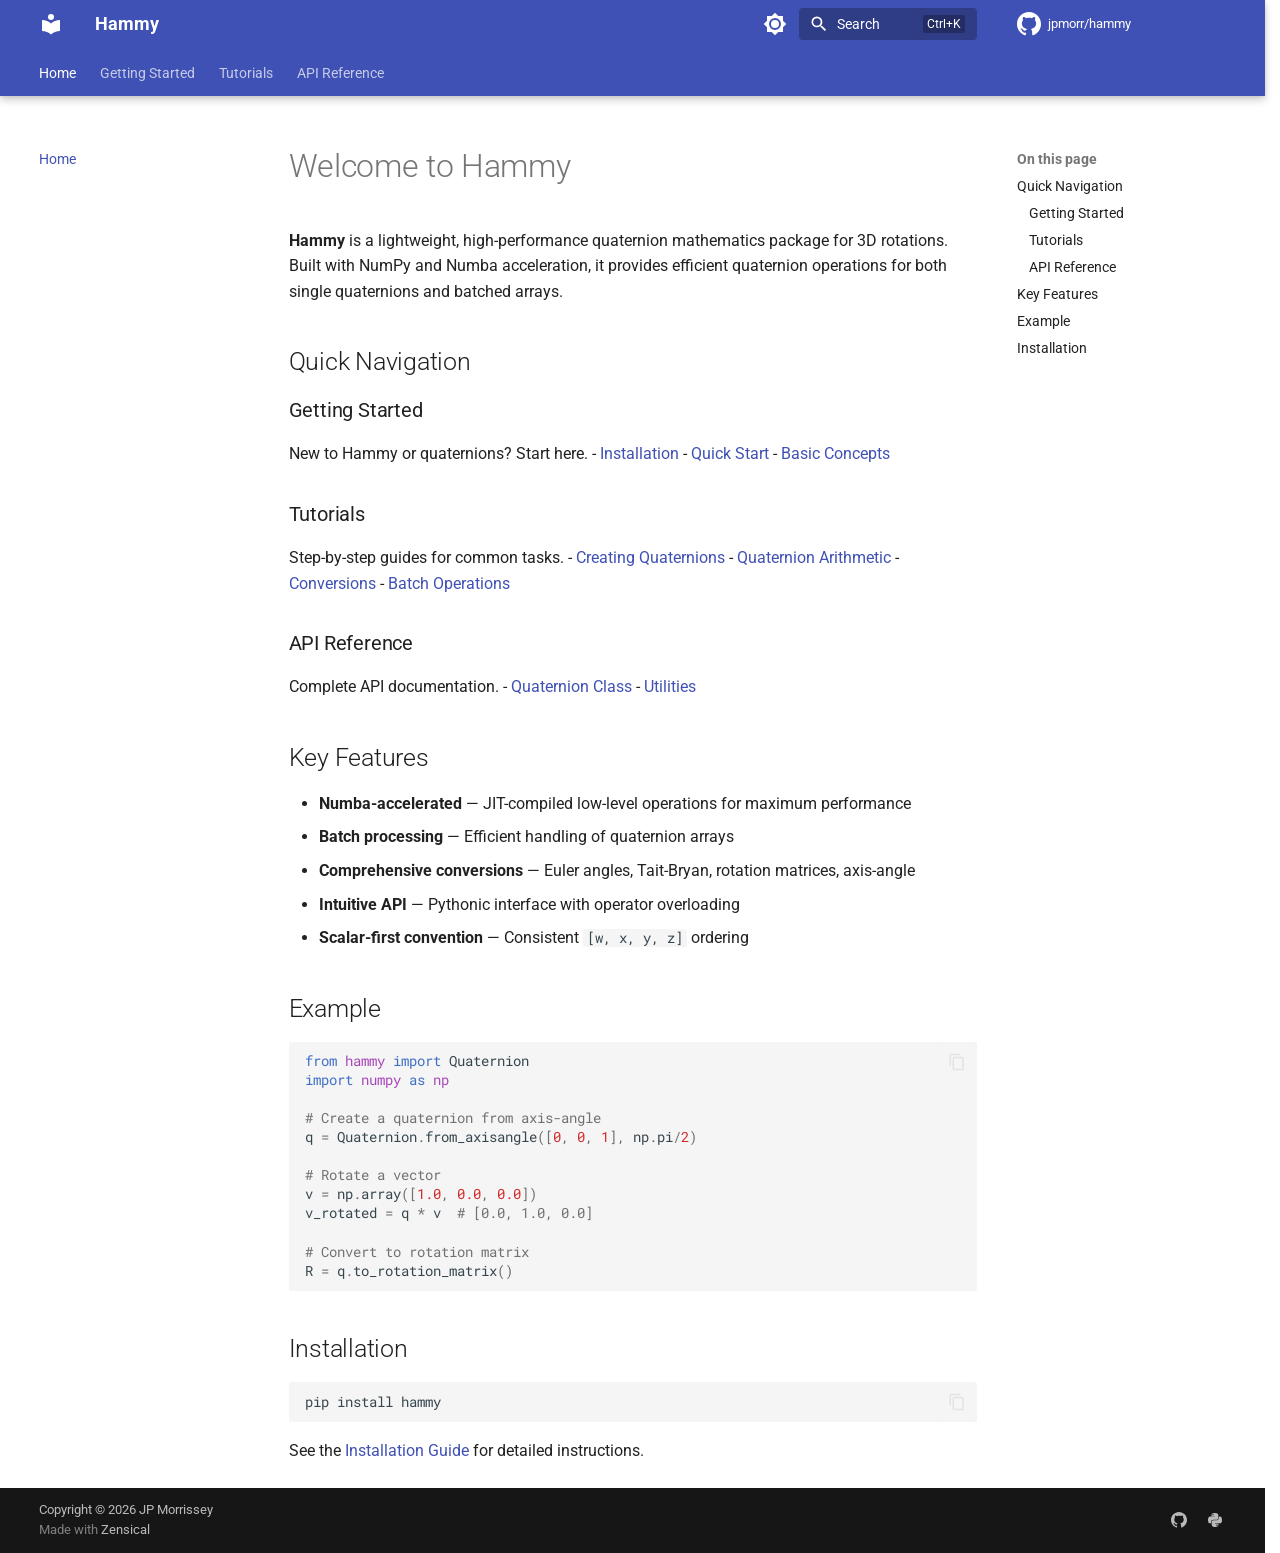
<file: index.html>
<!doctype html>
<html lang="en" class="no-js">
  <head>
    
      <meta charset="utf-8">
      <meta name="viewport" content="width=device-width,initial-scale=1">
      
        <meta name="description" content="NumPy&#x2f;Numba-accelerated quaternion mathematics for 3D rotations">
      
      
      
        <link rel="canonical" href="https://jpmorr.github.io/hammy/">
      
      
      
      
        <link rel="next" href="./getting-started/installation/">
      
      
        
      
      
      <link rel="icon" href="./assets/images/favicon.png">
      <meta name="generator" content="zensical-0.0.74">
    
    
      
        <title>Home - Hammy</title>
      
    
    
      
        
      
      <link rel="stylesheet" href="./assets/stylesheets/classic/main.94dd801d.min.css">
      
        
          
        
        <link rel="stylesheet" href="./assets/stylesheets/classic/palette.813d4b3f.min.css">
      
      


    
    
      
    
    
      
        
        
        <link rel="preconnect" href="https://fonts.gstatic.com" crossorigin>
        <link rel="stylesheet" href="https://fonts.googleapis.com/css?family=Roboto:300,300i,400,400i,500,500i,700,700i%7CRoboto+Mono:400,400i,700,700i&amp;display=fallback">
        <style>:root{--md-text-font:"Roboto";--md-code-font:"Roboto Mono"}</style>
      
    
    
    <script>__md_scope=new URL(".",location),__md_scope.pathname.endsWith("/")||(__md_scope=new URL(__md_scope.pathname+"/",location)),__md_hash=e=>[...e].reduce(((e,t)=>(e<<5)-e+t.charCodeAt(0)),0),__md_get=(e,t=localStorage,_=__md_scope)=>JSON.parse(t.getItem(_.pathname+"."+e)),__md_set=(e,t,_=localStorage,a=__md_scope)=>{try{_.setItem(a.pathname+"."+e,JSON.stringify(t))}catch(e){}},document.documentElement.setAttribute("data-platform",navigator.platform)</script>
    
      

    
    
  </head>
  
  
    
    
      
    
    
    
    
    <body dir="ltr" data-md-color-scheme="default" data-md-color-primary="indigo" data-md-color-accent="indigo">
  
    
    <input class="md-toggle" data-md-toggle="drawer" type="checkbox" id="__drawer" autocomplete="off">
    <input class="md-toggle" data-md-toggle="search" type="checkbox" id="__search" autocomplete="off">
    <label class="md-overlay" for="__drawer" aria-hidden="true"></label>
    <div data-md-component="skip">
      <a href="#__skip" class="md-skip">
        Skip to content
      </a>
    </div>
    <div data-md-component="announce">
      
    </div>
    
    
      

  

<header class="md-header md-header--shadow md-header--lifted" data-md-component="header">
  <nav class="md-header__inner md-grid" aria-label="Header">
    <a href="" title="Hammy" class="md-header__button md-logo" aria-label="Hammy" data-md-component="logo">
      
  
  <svg xmlns="http://www.w3.org/2000/svg" viewBox="0 0 24 24"><path d="M12 8a3 3 0 0 0 3-3 3 3 0 0 0-3-3 3 3 0 0 0-3 3 3 3 0 0 0 3 3m0 3.54C9.64 9.35 6.5 8 3 8v11c3.5 0 6.64 1.35 9 3.54 2.36-2.19 5.5-3.54 9-3.54V8c-3.5 0-6.64 1.35-9 3.54"/></svg>

    </a>
    <label class="md-header__button md-icon" for="__drawer">
      
      <svg xmlns="http://www.w3.org/2000/svg" viewBox="0 0 24 24"><path d="M3 6h18v2H3zm0 5h18v2H3zm0 5h18v2H3z"/></svg>
      <span class="md-visually-hidden">Navigation</span>
    </label>
    <div class="md-header__title" data-md-component="header-title">
      <div class="md-header__ellipsis">
        <div class="md-header__topic">
          <span class="md-ellipsis">
            Hammy
          </span>
        </div>
        <div class="md-header__topic" data-md-component="header-topic">
          <span class="md-ellipsis">
            
              Home
            
          </span>
        </div>
      </div>
    </div>
    
      
        <form class="md-header__option" data-md-component="palette">
  
    
    
    
    <input class="md-option" data-md-color-media="none" data-md-color-scheme="default" data-md-color-primary="indigo" data-md-color-accent="indigo"  aria-label="Switch to dark mode"  type="radio" name="__palette" id="__palette_0">
    
      <label class="md-header__button md-icon" title="Switch to dark mode" for="__palette_1" hidden>
        <svg xmlns="http://www.w3.org/2000/svg" viewBox="0 0 24 24"><path d="M12 8a4 4 0 0 0-4 4 4 4 0 0 0 4 4 4 4 0 0 0 4-4 4 4 0 0 0-4-4m0 10a6 6 0 0 1-6-6 6 6 0 0 1 6-6 6 6 0 0 1 6 6 6 6 0 0 1-6 6m8-9.31V4h-4.69L12 .69 8.69 4H4v4.69L.69 12 4 15.31V20h4.69L12 23.31 15.31 20H20v-4.69L23.31 12z"/></svg>
      </label>
    
  
    
    
    
    <input class="md-option" data-md-color-media="none" data-md-color-scheme="slate" data-md-color-primary="indigo" data-md-color-accent="indigo"  aria-label="Switch to light mode"  type="radio" name="__palette" id="__palette_1">
    
      <label class="md-header__button md-icon" title="Switch to light mode" for="__palette_0" hidden>
        <svg xmlns="http://www.w3.org/2000/svg" viewBox="0 0 24 24"><path d="M12 18c-.89 0-1.74-.2-2.5-.55C11.56 16.5 13 14.42 13 12s-1.44-4.5-3.5-5.45C10.26 6.2 11.11 6 12 6a6 6 0 0 1 6 6 6 6 0 0 1-6 6m8-9.31V4h-4.69L12 .69 8.69 4H4v4.69L.69 12 4 15.31V20h4.69L12 23.31 15.31 20H20v-4.69L23.31 12z"/></svg>
      </label>
    
  
</form>
      
    
    
      <script>var palette=__md_get("__palette");if(palette&&palette.color){if("(prefers-color-scheme)"===palette.color.media){var media=matchMedia("(prefers-color-scheme: light)"),input=document.querySelector(media.matches?"[data-md-color-media='(prefers-color-scheme: light)']":"[data-md-color-media='(prefers-color-scheme: dark)']");palette.color.media=input.getAttribute("data-md-color-media"),palette.color.scheme=input.getAttribute("data-md-color-scheme"),palette.color.primary=input.getAttribute("data-md-color-primary"),palette.color.accent=input.getAttribute("data-md-color-accent")}for(var[key,value]of Object.entries(palette.color))document.body.setAttribute("data-md-color-"+key,value)}</script>
    
    
    
      
      
        <label class="md-header__button md-icon" for="__search">
          
          <svg xmlns="http://www.w3.org/2000/svg" viewBox="0 0 24 24"><path d="M9.5 3A6.5 6.5 0 0 1 16 9.5c0 1.61-.59 3.09-1.56 4.23l.27.27h.79l5 5-1.5 1.5-5-5v-.79l-.27-.27A6.52 6.52 0 0 1 9.5 16 6.5 6.5 0 0 1 3 9.5 6.5 6.5 0 0 1 9.5 3m0 2C7 5 5 7 5 9.5S7 14 9.5 14 14 12 14 9.5 12 5 9.5 5"/></svg>
          <span class="md-visually-hidden">Search</span>
        </label>
        <div class="md-search" data-md-component="search" role="dialog" aria-label="Search">
  <button type="button" class="md-search__button">
    Search
  </button>
</div>
      
    
    <div class="md-header__source">
      
        <a href="https://github.com/jpmorr/hammy" title="Go to repository" class="md-source" data-md-component="source">
  <div class="md-source__icon md-icon">
    
    <svg xmlns="http://www.w3.org/2000/svg" viewBox="0 0 512 512"><!--! Font Awesome Free 7.3.1 by @fontawesome - https://fontawesome.com License - https://fontawesome.com/license/free (Icons: CC BY 4.0, Fonts: SIL OFL 1.1, Code: MIT License) Copyright 2026 Fonticons, Inc.--><path fill="currentColor" d="M216.5 362.5c-66-8-112.5-55.5-112.5-117 0-25 9-52 24-70-6.5-16.5-5.5-51.5 2-66 20-2.5 47 8 63 22.5 19-6 39-9 63.5-9s44.5 3 62.5 8.5c15.5-14 43-24.5 63-22 7 13.5 8 48.5 1.5 65.5 16 19 24.5 44.5 24.5 70.5 0 61.5-46.5 108-113.5 116.5 17 11 28.5 35 28.5 62.5v52c0 15 12.5 23.5 27.5 17.5C441 459.5 512 369 512 257 512 115.5 397 0 255.5 0S0 115.5 0 257c0 111 70.5 203 165.5 237.5 13.5 5 26.5-4 26.5-17.5v-40c-7 3-16 5-24 5-33 0-52.5-18-66.5-51.5-5.5-13.5-11.5-21.5-23-23-6-.5-8-3-8-6 0-6 10-10.5 20-10.5 14.5 0 27 9 40 27.5 10 14.5 20.5 21 33 21s20.5-4.5 32-16c8.5-8.5 15-16 21-21"/></svg>
  </div>
  <div class="md-source__repository">
    jpmorr/hammy
  </div>
</a>
      
    </div>
  </nav>
  
    
      
<nav class="md-tabs" aria-label="Tabs" data-md-component="tabs">
  <div class="md-grid">
    <ul class="md-tabs__list">
      
        
  
  
  
    
  
  
    <li class="md-tabs__item md-tabs__item--active">
      <a href="" class="md-tabs__link">
        
  
  Home

      </a>
    </li>
  

      
        
  
  
  
  
    
      
      
        
      
        
      
        
      
    
    
    
    
      <li class="md-tabs__item">
        <a href="./getting-started/installation/" class="md-tabs__link">
          
  
  Getting Started

        </a>
      </li>
    
  

      
        
  
  
  
  
    
      
      
        
      
        
      
        
      
        
      
    
    
    
    
      <li class="md-tabs__item">
        <a href="./tutorials/creating-quaternions/" class="md-tabs__link">
          
  
  Tutorials

        </a>
      </li>
    
  

      
        
  
  
  
  
    
      
      
        
      
        
      
        
      
    
    
    
    
      <li class="md-tabs__item">
        <a href="./reference/quaternion/" class="md-tabs__link">
          
  
  API Reference

        </a>
      </li>
    
  

      
    </ul>
  </div>
</nav>
    
  
</header>
    
    <div class="md-container" data-md-component="container">
      
      
        
      
      <main class="md-main" data-md-component="main">
        <div class="md-main__inner md-grid">
          
            
              
              <div class="md-sidebar md-sidebar--primary" data-md-component="sidebar" data-md-type="navigation" >
                <div class="md-sidebar__scrollwrap">
                  <div class="md-sidebar__inner">
                    


  


<nav class="md-nav md-nav--primary md-nav--lifted" aria-label="Navigation" data-md-level="0">
  <label class="md-nav__title" for="__drawer">
    <a href="" title="Hammy" class="md-nav__button md-logo" aria-label="Hammy" data-md-component="logo">
      
  
  <svg xmlns="http://www.w3.org/2000/svg" viewBox="0 0 24 24"><path d="M12 8a3 3 0 0 0 3-3 3 3 0 0 0-3-3 3 3 0 0 0-3 3 3 3 0 0 0 3 3m0 3.54C9.64 9.35 6.5 8 3 8v11c3.5 0 6.64 1.35 9 3.54 2.36-2.19 5.5-3.54 9-3.54V8c-3.5 0-6.64 1.35-9 3.54"/></svg>

    </a>
    Hammy
  </label>
  
    <div class="md-nav__source">
      <a href="https://github.com/jpmorr/hammy" title="Go to repository" class="md-source" data-md-component="source">
  <div class="md-source__icon md-icon">
    
    <svg xmlns="http://www.w3.org/2000/svg" viewBox="0 0 512 512"><!--! Font Awesome Free 7.3.1 by @fontawesome - https://fontawesome.com License - https://fontawesome.com/license/free (Icons: CC BY 4.0, Fonts: SIL OFL 1.1, Code: MIT License) Copyright 2026 Fonticons, Inc.--><path fill="currentColor" d="M216.5 362.5c-66-8-112.5-55.5-112.5-117 0-25 9-52 24-70-6.5-16.5-5.5-51.5 2-66 20-2.5 47 8 63 22.5 19-6 39-9 63.5-9s44.5 3 62.5 8.5c15.5-14 43-24.5 63-22 7 13.5 8 48.5 1.5 65.5 16 19 24.5 44.5 24.5 70.5 0 61.5-46.5 108-113.5 116.5 17 11 28.5 35 28.5 62.5v52c0 15 12.5 23.5 27.5 17.5C441 459.5 512 369 512 257 512 115.5 397 0 255.5 0S0 115.5 0 257c0 111 70.5 203 165.5 237.5 13.5 5 26.5-4 26.5-17.5v-40c-7 3-16 5-24 5-33 0-52.5-18-66.5-51.5-5.5-13.5-11.5-21.5-23-23-6-.5-8-3-8-6 0-6 10-10.5 20-10.5 14.5 0 27 9 40 27.5 10 14.5 20.5 21 33 21s20.5-4.5 32-16c8.5-8.5 15-16 21-21"/></svg>
  </div>
  <div class="md-source__repository">
    jpmorr/hammy
  </div>
</a>
    </div>
  
  <ul class="md-nav__list" data-md-scrollfix>
    
      
      
  
  
    
  
  
  
    <li class="md-nav__item md-nav__item--active">
      
      
        <input class="md-nav__toggle md-toggle" type="checkbox" id="__toc">
      
      
      
        
      
      
        <label class="md-nav__link md-nav__link--active" for="__toc">
          
  
  
  <span class="md-ellipsis">
    
  
  Home

    
  </span>
  
  

          <span class="md-nav__icon md-icon"></span>
        </label>
      
      <a href="" class="md-nav__link md-nav__link--active">
        
  
  
  <span class="md-ellipsis">
    
  
  Home

    
  </span>
  
  

      </a>
      
        


<nav class="md-nav md-nav--secondary" aria-label="On this page">
  
  
  
    
  
  
    <label class="md-nav__title" for="__toc">
      <span class="md-nav__icon md-icon"></span>
      On this page
    </label>
    <ul class="md-nav__list" data-md-component="toc" data-md-scrollfix>
      
        <li class="md-nav__item">
  <a href="#quick-navigation" class="md-nav__link">
    <span class="md-ellipsis">
      <span class="md-typeset">
        Quick Navigation
      </span>
    </span>
  </a>
  
    <nav class="md-nav" aria-label="Quick Navigation">
      <ul class="md-nav__list">
        
          <li class="md-nav__item">
  <a href="#getting-started" class="md-nav__link">
    <span class="md-ellipsis">
      <span class="md-typeset">
        Getting Started
      </span>
    </span>
  </a>
  
</li>
        
          <li class="md-nav__item">
  <a href="#tutorials" class="md-nav__link">
    <span class="md-ellipsis">
      <span class="md-typeset">
        Tutorials
      </span>
    </span>
  </a>
  
</li>
        
          <li class="md-nav__item">
  <a href="#api-reference" class="md-nav__link">
    <span class="md-ellipsis">
      <span class="md-typeset">
        API Reference
      </span>
    </span>
  </a>
  
</li>
        
      </ul>
    </nav>
  
</li>
      
        <li class="md-nav__item">
  <a href="#key-features" class="md-nav__link">
    <span class="md-ellipsis">
      <span class="md-typeset">
        Key Features
      </span>
    </span>
  </a>
  
</li>
      
        <li class="md-nav__item">
  <a href="#example" class="md-nav__link">
    <span class="md-ellipsis">
      <span class="md-typeset">
        Example
      </span>
    </span>
  </a>
  
</li>
      
        <li class="md-nav__item">
  <a href="#installation" class="md-nav__link">
    <span class="md-ellipsis">
      <span class="md-typeset">
        Installation
      </span>
    </span>
  </a>
  
</li>
      
    </ul>
  
</nav>
      
    </li>
  

    
      
      
  
  
  
  
    
    
      
        
      
        
      
        
      
    
    
    
      
      
        
      
    
    
    <li class="md-nav__item md-nav__item--nested">
      
        
        
          
        
        <input class="md-nav__toggle md-toggle md-toggle--indeterminate" type="checkbox" id="__nav_2" >
        
          
          <label class="md-nav__link" for="__nav_2" id="__nav_2_label" tabindex="0">
            
  
  
  <span class="md-ellipsis">
    
  
  Getting Started

    
  </span>
  
  

            <span class="md-nav__icon md-icon"></span>
          </label>
        
        
          <nav class="md-nav" data-md-level="1" aria-labelledby="__nav_2_label" aria-expanded="false">
            <label class="md-nav__title" for="__nav_2">
              <span class="md-nav__icon md-icon"></span>
              
  
  Getting Started

            </label>
            <ul class="md-nav__list" data-md-scrollfix>
              
                
                  
  
  
  
  
    <li class="md-nav__item">
      <a href="./getting-started/installation/" class="md-nav__link">
        
  
  
  <span class="md-ellipsis">
    
  
  Installation

    
  </span>
  
  

      </a>
    </li>
  

                
              
                
                  
  
  
  
  
    <li class="md-nav__item">
      <a href="./getting-started/quick-start/" class="md-nav__link">
        
  
  
  <span class="md-ellipsis">
    
  
  Quick Start

    
  </span>
  
  

      </a>
    </li>
  

                
              
                
                  
  
  
  
  
    <li class="md-nav__item">
      <a href="./getting-started/concepts/" class="md-nav__link">
        
  
  
  <span class="md-ellipsis">
    
  
  Basic Concepts

    
  </span>
  
  

      </a>
    </li>
  

                
              
            </ul>
          </nav>
        
      
    </li>
  

    
      
      
  
  
  
  
    
    
      
        
      
        
      
        
      
        
      
    
    
    
      
      
        
      
    
    
    <li class="md-nav__item md-nav__item--nested">
      
        
        
          
        
        <input class="md-nav__toggle md-toggle md-toggle--indeterminate" type="checkbox" id="__nav_3" >
        
          
          <label class="md-nav__link" for="__nav_3" id="__nav_3_label" tabindex="0">
            
  
  
  <span class="md-ellipsis">
    
  
  Tutorials

    
  </span>
  
  

            <span class="md-nav__icon md-icon"></span>
          </label>
        
        
          <nav class="md-nav" data-md-level="1" aria-labelledby="__nav_3_label" aria-expanded="false">
            <label class="md-nav__title" for="__nav_3">
              <span class="md-nav__icon md-icon"></span>
              
  
  Tutorials

            </label>
            <ul class="md-nav__list" data-md-scrollfix>
              
                
                  
  
  
  
  
    <li class="md-nav__item">
      <a href="./tutorials/creating-quaternions/" class="md-nav__link">
        
  
  
  <span class="md-ellipsis">
    
  
  Creating Quaternions

    
  </span>
  
  

      </a>
    </li>
  

                
              
                
                  
  
  
  
  
    <li class="md-nav__item">
      <a href="./tutorials/arithmetic/" class="md-nav__link">
        
  
  
  <span class="md-ellipsis">
    
  
  Quaternion Arithmetic

    
  </span>
  
  

      </a>
    </li>
  

                
              
                
                  
  
  
  
  
    <li class="md-nav__item">
      <a href="./tutorials/conversions/" class="md-nav__link">
        
  
  
  <span class="md-ellipsis">
    
  
  Conversions

    
  </span>
  
  

      </a>
    </li>
  

                
              
                
                  
  
  
  
  
    <li class="md-nav__item">
      <a href="./tutorials/batch-operations/" class="md-nav__link">
        
  
  
  <span class="md-ellipsis">
    
  
  Batch Operations

    
  </span>
  
  

      </a>
    </li>
  

                
              
            </ul>
          </nav>
        
      
    </li>
  

    
      
      
  
  
  
  
    
    
      
        
      
        
      
        
      
    
    
    
      
      
        
      
    
    
    <li class="md-nav__item md-nav__item--nested">
      
        
        
          
        
        <input class="md-nav__toggle md-toggle md-toggle--indeterminate" type="checkbox" id="__nav_4" >
        
          
          <label class="md-nav__link" for="__nav_4" id="__nav_4_label" tabindex="0">
            
  
  
  <span class="md-ellipsis">
    
  
  API Reference

    
  </span>
  
  

            <span class="md-nav__icon md-icon"></span>
          </label>
        
        
          <nav class="md-nav" data-md-level="1" aria-labelledby="__nav_4_label" aria-expanded="false">
            <label class="md-nav__title" for="__nav_4">
              <span class="md-nav__icon md-icon"></span>
              
  
  API Reference

            </label>
            <ul class="md-nav__list" data-md-scrollfix>
              
                
                  
  
  
  
  
    <li class="md-nav__item">
      <a href="./reference/quaternion/" class="md-nav__link">
        
  
  
  <span class="md-ellipsis">
    
  
  Quaternion Class

    
  </span>
  
  

      </a>
    </li>
  

                
              
                
                  
  
  
  
  
    <li class="md-nav__item">
      <a href="./reference/utilities/" class="md-nav__link">
        
  
  
  <span class="md-ellipsis">
    
  
  Utilities

    
  </span>
  
  

      </a>
    </li>
  

                
              
                
                  
  
  
  
  
    <li class="md-nav__item">
      <a href="./reference/version/" class="md-nav__link">
        
  
  
  <span class="md-ellipsis">
    
  
  Version

    
  </span>
  
  

      </a>
    </li>
  

                
              
            </ul>
          </nav>
        
      
    </li>
  

    
  </ul>
</nav>
                  </div>
                </div>
              </div>
            
            
              
              <div class="md-sidebar md-sidebar--secondary" data-md-component="sidebar" data-md-type="toc" >
                <div class="md-sidebar__scrollwrap">
                  
                  <div class="md-sidebar__inner">
                    


<nav class="md-nav md-nav--secondary" aria-label="On this page">
  
  
  
    
  
  
    <label class="md-nav__title" for="__toc">
      <span class="md-nav__icon md-icon"></span>
      On this page
    </label>
    <ul class="md-nav__list" data-md-component="toc" data-md-scrollfix>
      
        <li class="md-nav__item">
  <a href="#quick-navigation" class="md-nav__link">
    <span class="md-ellipsis">
      <span class="md-typeset">
        Quick Navigation
      </span>
    </span>
  </a>
  
    <nav class="md-nav" aria-label="Quick Navigation">
      <ul class="md-nav__list">
        
          <li class="md-nav__item">
  <a href="#getting-started" class="md-nav__link">
    <span class="md-ellipsis">
      <span class="md-typeset">
        Getting Started
      </span>
    </span>
  </a>
  
</li>
        
          <li class="md-nav__item">
  <a href="#tutorials" class="md-nav__link">
    <span class="md-ellipsis">
      <span class="md-typeset">
        Tutorials
      </span>
    </span>
  </a>
  
</li>
        
          <li class="md-nav__item">
  <a href="#api-reference" class="md-nav__link">
    <span class="md-ellipsis">
      <span class="md-typeset">
        API Reference
      </span>
    </span>
  </a>
  
</li>
        
      </ul>
    </nav>
  
</li>
      
        <li class="md-nav__item">
  <a href="#key-features" class="md-nav__link">
    <span class="md-ellipsis">
      <span class="md-typeset">
        Key Features
      </span>
    </span>
  </a>
  
</li>
      
        <li class="md-nav__item">
  <a href="#example" class="md-nav__link">
    <span class="md-ellipsis">
      <span class="md-typeset">
        Example
      </span>
    </span>
  </a>
  
</li>
      
        <li class="md-nav__item">
  <a href="#installation" class="md-nav__link">
    <span class="md-ellipsis">
      <span class="md-typeset">
        Installation
      </span>
    </span>
  </a>
  
</li>
      
    </ul>
  
</nav>
                  </div>
                </div>
              </div>
            
          
          
            <div class="md-content" data-md-component="content">
              
              <article class="md-content__inner md-typeset">
                <a id="__skip" tabindex="-1"></a>
                
                  

  
  


<h1 id="welcome-to-hammy">Welcome to Hammy<a class="headerlink" href="#welcome-to-hammy" title="Permanent link">&para;</a></h1>
<p><strong>Hammy</strong> is a lightweight, high-performance quaternion mathematics package for 3D rotations. Built with NumPy and Numba acceleration, it provides efficient quaternion operations for both single quaternions and batched arrays.</p>
<h2 id="quick-navigation">Quick Navigation<a class="headerlink" href="#quick-navigation" title="Permanent link">&para;</a></h2>
<h3 id="getting-started">Getting Started<a class="headerlink" href="#getting-started" title="Permanent link">&para;</a></h3>
<p>New to Hammy or quaternions? Start here.
- <a href="getting-started/installation/">Installation</a>
- <a href="getting-started/quick-start/">Quick Start</a>
- <a href="getting-started/concepts/">Basic Concepts</a></p>
<h3 id="tutorials">Tutorials<a class="headerlink" href="#tutorials" title="Permanent link">&para;</a></h3>
<p>Step-by-step guides for common tasks.
- <a href="tutorials/creating-quaternions/">Creating Quaternions</a>
- <a href="tutorials/arithmetic/">Quaternion Arithmetic</a>
- <a href="tutorials/conversions/">Conversions</a>
- <a href="tutorials/batch-operations/">Batch Operations</a></p>
<h3 id="api-reference">API Reference<a class="headerlink" href="#api-reference" title="Permanent link">&para;</a></h3>
<p>Complete API documentation.
- <a href="reference/quaternion/">Quaternion Class</a>
- <a href="reference/utilities/">Utilities</a></p>
<h2 id="key-features">Key Features<a class="headerlink" href="#key-features" title="Permanent link">&para;</a></h2>
<ul>
<li><strong>Numba-accelerated</strong> — JIT-compiled low-level operations for maximum performance</li>
<li><strong>Batch processing</strong> — Efficient handling of quaternion arrays</li>
<li><strong>Comprehensive conversions</strong> — Euler angles, Tait-Bryan, rotation matrices, axis-angle</li>
<li><strong>Intuitive API</strong> — Pythonic interface with operator overloading</li>
<li><strong>Scalar-first convention</strong> — Consistent <code>[w, x, y, z]</code> ordering</li>
</ul>
<h2 id="example">Example<a class="headerlink" href="#example" title="Permanent link">&para;</a></h2>
<div class="language-python highlight"><pre><span></span><code><span id="__span-0-1"><a id="__codelineno-0-1" name="__codelineno-0-1" href="#__codelineno-0-1"></a><span class="kn">from</span><span class="w"> </span><span class="nn">hammy</span><span class="w"> </span><span class="kn">import</span> <span class="n">Quaternion</span>
</span><span id="__span-0-2"><a id="__codelineno-0-2" name="__codelineno-0-2" href="#__codelineno-0-2"></a><span class="kn">import</span><span class="w"> </span><span class="nn">numpy</span><span class="w"> </span><span class="k">as</span><span class="w"> </span><span class="nn">np</span>
</span><span id="__span-0-3"><a id="__codelineno-0-3" name="__codelineno-0-3" href="#__codelineno-0-3"></a>
</span><span id="__span-0-4"><a id="__codelineno-0-4" name="__codelineno-0-4" href="#__codelineno-0-4"></a><span class="c1"># Create a quaternion from axis-angle</span>
</span><span id="__span-0-5"><a id="__codelineno-0-5" name="__codelineno-0-5" href="#__codelineno-0-5"></a><span class="n">q</span> <span class="o">=</span> <span class="n">Quaternion</span><span class="o">.</span><span class="n">from_axisangle</span><span class="p">([</span><span class="mi">0</span><span class="p">,</span> <span class="mi">0</span><span class="p">,</span> <span class="mi">1</span><span class="p">],</span> <span class="n">np</span><span class="o">.</span><span class="n">pi</span><span class="o">/</span><span class="mi">2</span><span class="p">)</span>
</span><span id="__span-0-6"><a id="__codelineno-0-6" name="__codelineno-0-6" href="#__codelineno-0-6"></a>
</span><span id="__span-0-7"><a id="__codelineno-0-7" name="__codelineno-0-7" href="#__codelineno-0-7"></a><span class="c1"># Rotate a vector</span>
</span><span id="__span-0-8"><a id="__codelineno-0-8" name="__codelineno-0-8" href="#__codelineno-0-8"></a><span class="n">v</span> <span class="o">=</span> <span class="n">np</span><span class="o">.</span><span class="n">array</span><span class="p">([</span><span class="mf">1.0</span><span class="p">,</span> <span class="mf">0.0</span><span class="p">,</span> <span class="mf">0.0</span><span class="p">])</span>
</span><span id="__span-0-9"><a id="__codelineno-0-9" name="__codelineno-0-9" href="#__codelineno-0-9"></a><span class="n">v_rotated</span> <span class="o">=</span> <span class="n">q</span> <span class="o">*</span> <span class="n">v</span>  <span class="c1"># [0.0, 1.0, 0.0]</span>
</span><span id="__span-0-10"><a id="__codelineno-0-10" name="__codelineno-0-10" href="#__codelineno-0-10"></a>
</span><span id="__span-0-11"><a id="__codelineno-0-11" name="__codelineno-0-11" href="#__codelineno-0-11"></a><span class="c1"># Convert to rotation matrix</span>
</span><span id="__span-0-12"><a id="__codelineno-0-12" name="__codelineno-0-12" href="#__codelineno-0-12"></a><span class="n">R</span> <span class="o">=</span> <span class="n">q</span><span class="o">.</span><span class="n">to_rotation_matrix</span><span class="p">()</span>
</span></code></pre></div>
<h2 id="installation">Installation<a class="headerlink" href="#installation" title="Permanent link">&para;</a></h2>
<div class="language-bash highlight"><pre><span></span><code><span id="__span-1-1"><a id="__codelineno-1-1" name="__codelineno-1-1" href="#__codelineno-1-1"></a>pip<span class="w"> </span>install<span class="w"> </span>hammy
</span></code></pre></div>
<p>See the <a href="getting-started/installation/">Installation Guide</a> for detailed instructions.</p>














                
              </article>
            </div>
          
          
<script>var target=document.getElementById(location.hash.slice(1));target&&target.name&&(target.checked=target.name.startsWith("__tabbed_"))</script>
        </div>
        
      </main>
      
        <footer class="md-footer">
  
  <div class="md-footer-meta md-typeset">
    <div class="md-footer-meta__inner md-grid">
      <div class="md-copyright">
  
    <div class="md-copyright__highlight">
      Copyright &copy; 2026 JP Morrissey
    </div>
  
  
    Made with
    <a href="https://zensical.org/" target="_blank" rel="noopener">
      Zensical
    </a>
  
</div>
      
        
<div class="md-social">
  
    
    
    
    
      
      
    
    <a href="https://github.com/jpmorr/hammy" target="_blank" rel="noopener" title="github.com" class="md-social__link">
      <svg xmlns="http://www.w3.org/2000/svg" viewBox="0 0 512 512"><!--! Font Awesome Free 7.3.1 by @fontawesome - https://fontawesome.com License - https://fontawesome.com/license/free (Icons: CC BY 4.0, Fonts: SIL OFL 1.1, Code: MIT License) Copyright 2026 Fonticons, Inc.--><path fill="currentColor" d="M216.5 362.5c-66-8-112.5-55.5-112.5-117 0-25 9-52 24-70-6.5-16.5-5.5-51.5 2-66 20-2.5 47 8 63 22.5 19-6 39-9 63.5-9s44.5 3 62.5 8.5c15.5-14 43-24.5 63-22 7 13.5 8 48.5 1.5 65.5 16 19 24.5 44.5 24.5 70.5 0 61.5-46.5 108-113.5 116.5 17 11 28.5 35 28.5 62.5v52c0 15 12.5 23.5 27.5 17.5C441 459.5 512 369 512 257 512 115.5 397 0 255.5 0S0 115.5 0 257c0 111 70.5 203 165.5 237.5 13.5 5 26.5-4 26.5-17.5v-40c-7 3-16 5-24 5-33 0-52.5-18-66.5-51.5-5.5-13.5-11.5-21.5-23-23-6-.5-8-3-8-6 0-6 10-10.5 20-10.5 14.5 0 27 9 40 27.5 10 14.5 20.5 21 33 21s20.5-4.5 32-16c8.5-8.5 15-16 21-21"/></svg>
    </a>
  
    
    
    
    
      
      
    
    <a href="https://pypi.org/project/hammy/" target="_blank" rel="noopener" title="pypi.org" class="md-social__link">
      <svg xmlns="http://www.w3.org/2000/svg" viewBox="0 0 448 512"><!--! Font Awesome Free 7.3.1 by @fontawesome - https://fontawesome.com License - https://fontawesome.com/license/free (Icons: CC BY 4.0, Fonts: SIL OFL 1.1, Code: MIT License) Copyright 2026 Fonticons, Inc.--><path fill="currentColor" d="M439.8 200.5c-7.7-30.9-22.3-54.2-53.4-54.2h-40.1v47.4c0 36.8-31.2 67.8-66.8 67.8H172.7c-29.2 0-53.4 25-53.4 54.3v101.8c0 29 25.2 46 53.4 54.3 33.8 9.9 66.3 11.7 106.8 0 26.9-7.8 53.4-23.5 53.4-54.3v-40.7H226.2v-13.6h160.2c31.1 0 42.6-21.7 53.4-54.2 11.2-33.5 10.7-65.7 0-108.6M286.2 444.7a20.4 20.4 0 1 1 0-40.7 20.4 20.4 0 1 1 0 40.7M167.8 248.1h106.8c29.7 0 53.4-24.5 53.4-54.3V91.9c0-29-24.4-50.7-53.4-55.6-35.8-5.9-74.7-5.6-106.8.1-45.2 8-53.4 24.7-53.4 55.6v40.7h106.9v13.6h-147c-31.1 0-58.3 18.7-66.8 54.2-9.8 40.7-10.2 66.1 0 108.6 7.6 31.6 25.7 54.2 56.8 54.2H101v-48.8c0-35.3 30.5-66.4 66.8-66.4m-6.6-183.4a20.4 20.4 0 1 1 0 40.8 20.4 20.4 0 1 1 0-40.8"/></svg>
    </a>
  
</div>
      
    </div>
  </div>
</footer>
      
    </div>
    <div class="md-dialog" data-md-component="dialog" role="status" aria-atomic="true">
      <div class="md-dialog__inner md-typeset"></div>
    </div>
    
    
    
      
      
      
      
        
        
      <script id="__config" type="application/json">{"annotate":null,"base":".","features":["navigation.tabs","navigation.tabs.sticky","navigation.sections","navigation.expand","navigation.indexes","search.highlight","search.suggest","toc.follow","content.code.copy","content.code.annotate"],"redirect":null,"search":"./assets/javascripts/workers/search.719e0d91.min.js","tags":null,"translations":{"clipboard.copied":"Copied to clipboard","clipboard.copy":"Copy to clipboard","clipboard.error":"Could not copy to clipboard","search.result.more.one":"1 more on this page","search.result.more.other":"# more on this page","search.result.none":"No matching documents","search.result.one":"1 matching document","search.result.other":"# matching documents","search.result.placeholder":"Type to start searching","search.result.term.missing":"Missing","select.version":"Select version"},"version":null}</script>
    
    
      <script src="./assets/javascripts/bundle.d31f0ffa.min.js"></script>
      
    
  </body>
</html>
</file>
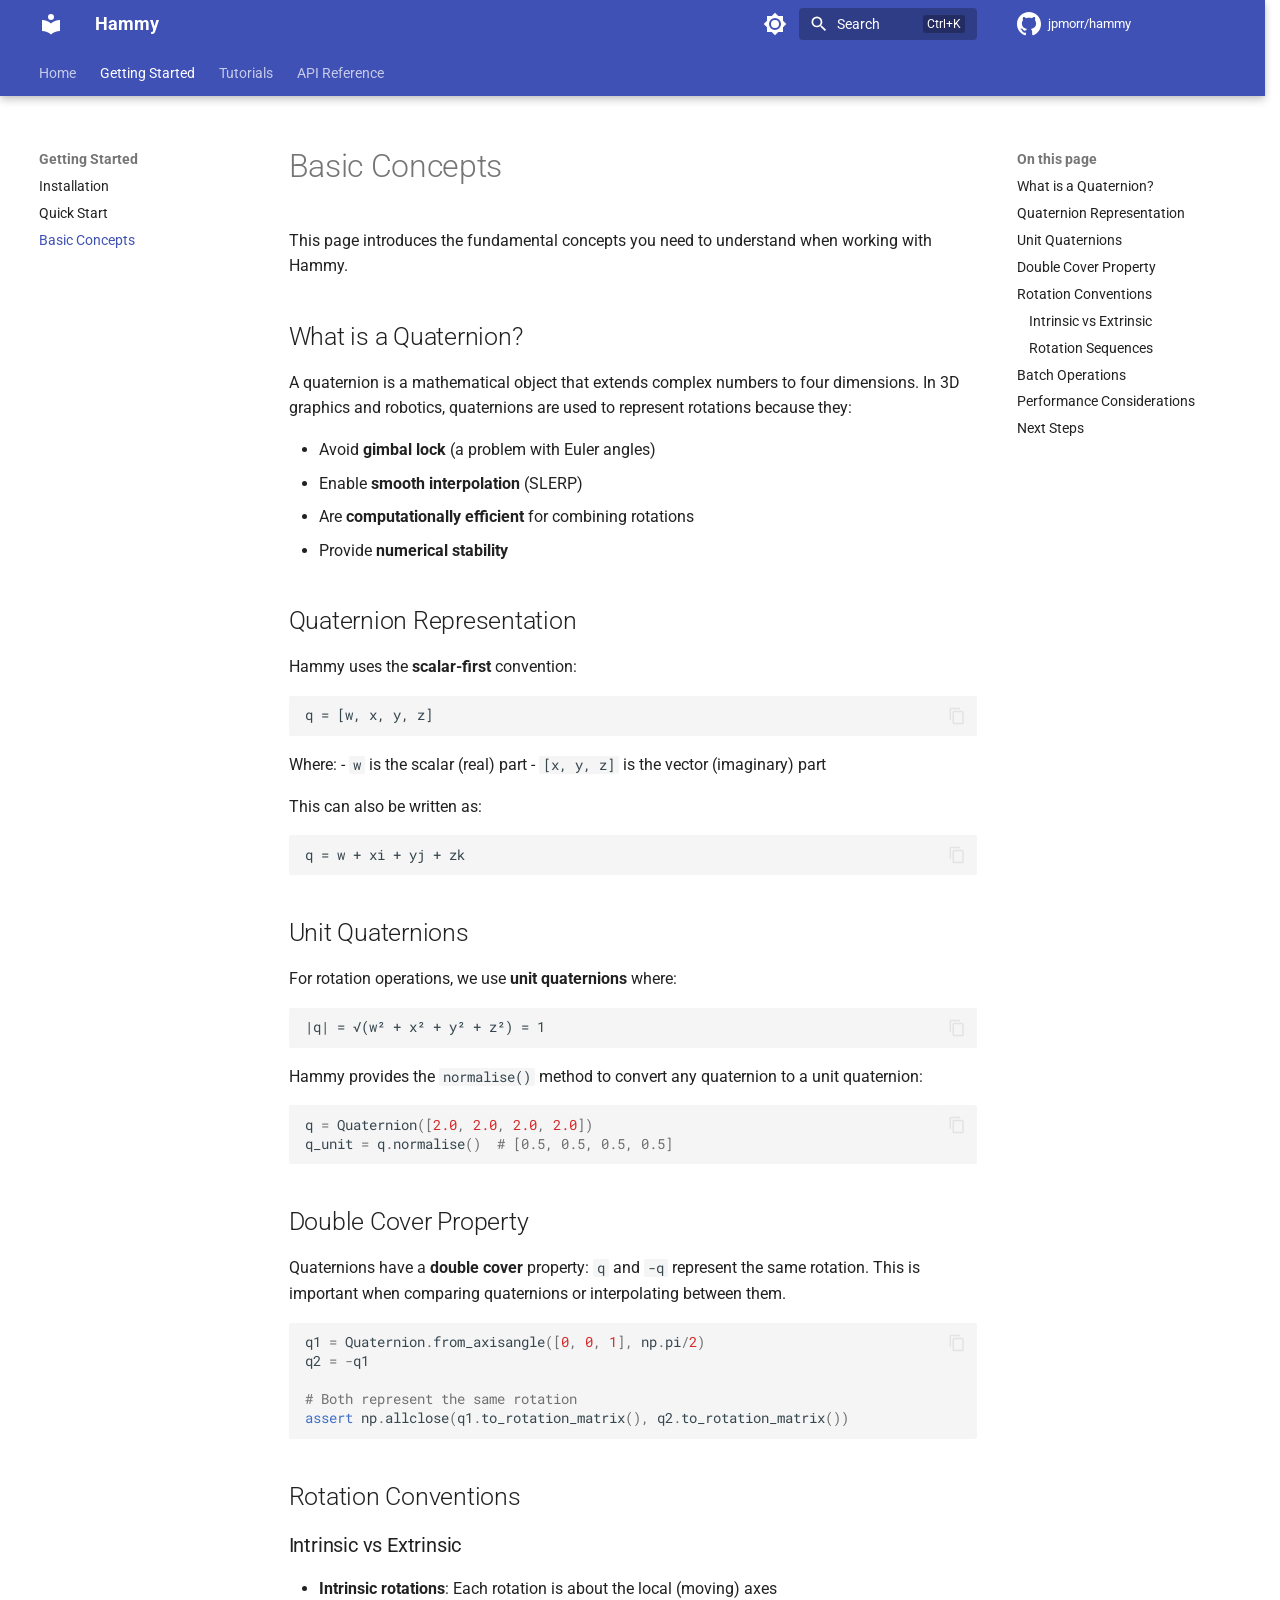
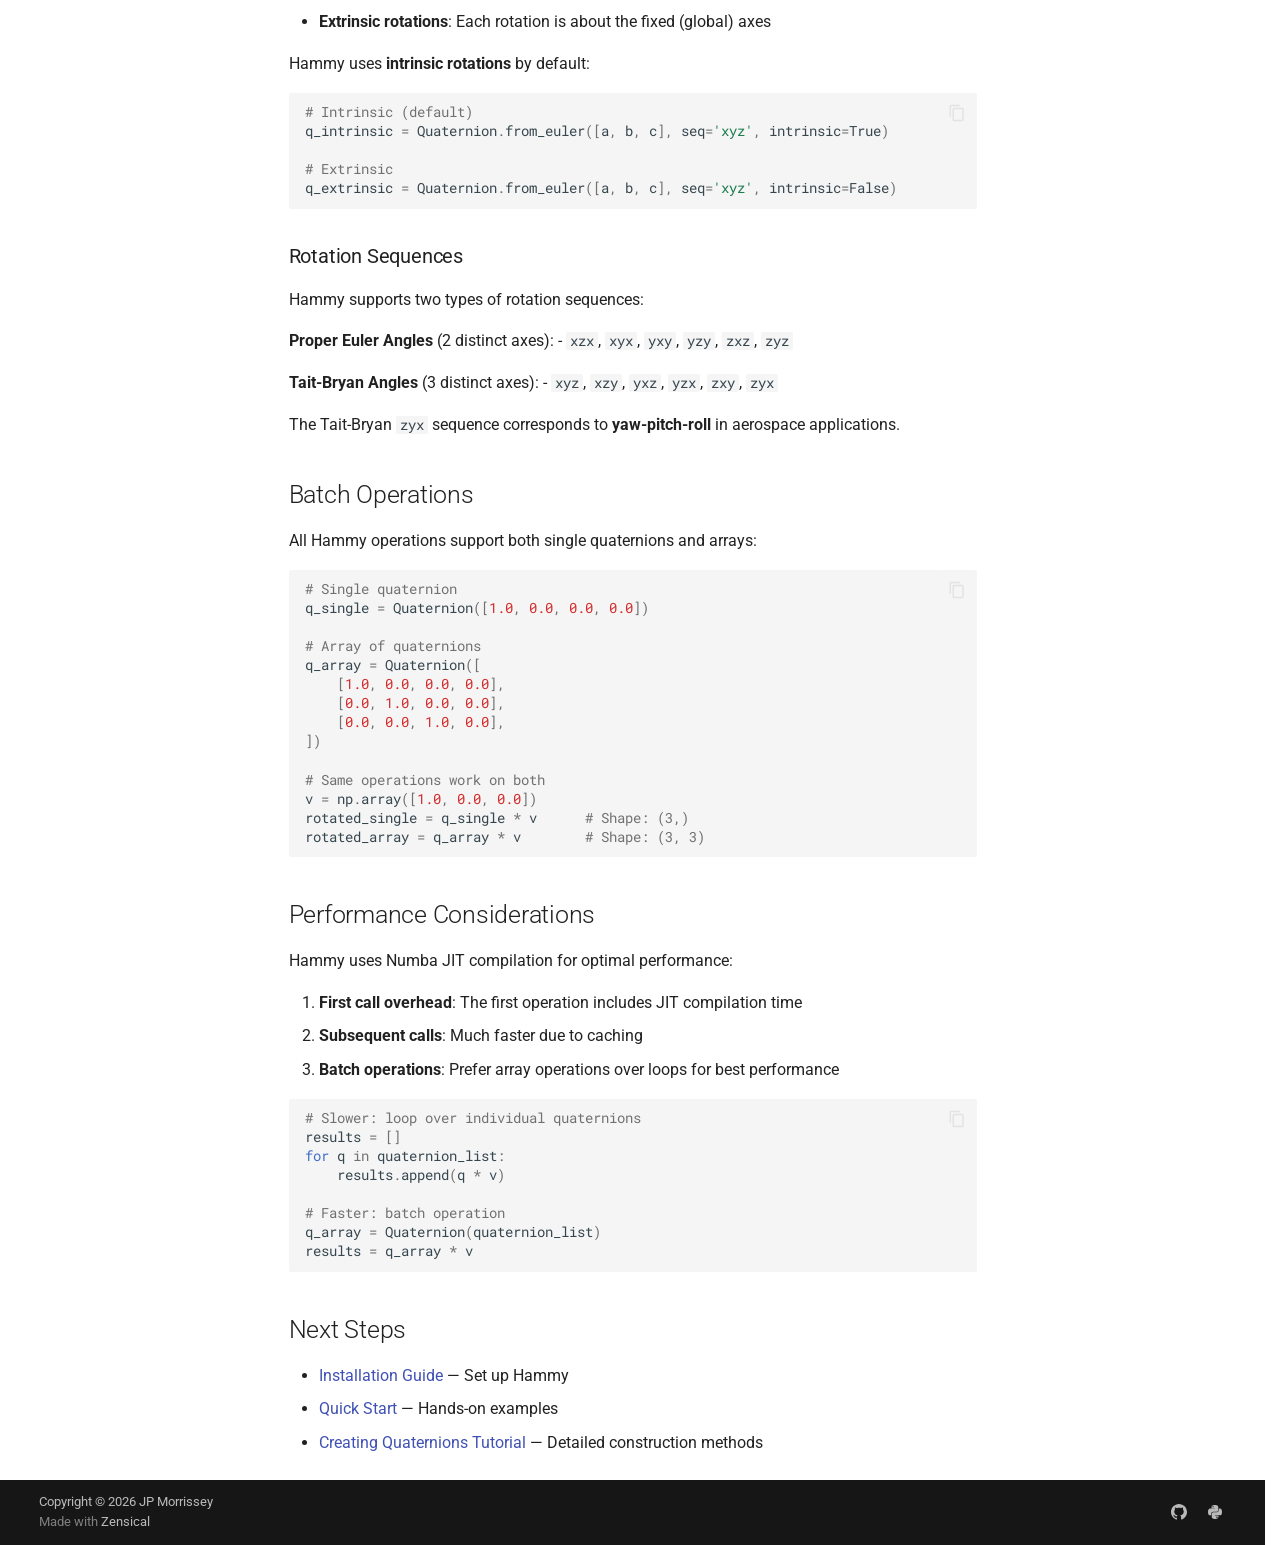
<file: getting-started/concepts/index.html>
<!doctype html>
<html lang="en" class="no-js">
  <head>
    
      <meta charset="utf-8">
      <meta name="viewport" content="width=device-width,initial-scale=1">
      
        <meta name="description" content="NumPy&#x2f;Numba-accelerated quaternion mathematics for 3D rotations">
      
      
      
        <link rel="canonical" href="https://jpmorr.github.io/hammy/getting-started/concepts/">
      
      
      
        <link rel="prev" href="../quick-start/">
      
      
        <link rel="next" href="../../tutorials/creating-quaternions/">
      
      
        
      
      
      <link rel="icon" href="../../assets/images/favicon.png">
      <meta name="generator" content="zensical-0.0.74">
    
    
      
        <title>Basic Concepts - Hammy</title>
      
    
    
      
        
      
      <link rel="stylesheet" href="../../assets/stylesheets/classic/main.94dd801d.min.css">
      
        
          
        
        <link rel="stylesheet" href="../../assets/stylesheets/classic/palette.813d4b3f.min.css">
      
      


    
    
      
    
    
      
        
        
        <link rel="preconnect" href="https://fonts.gstatic.com" crossorigin>
        <link rel="stylesheet" href="https://fonts.googleapis.com/css?family=Roboto:300,300i,400,400i,500,500i,700,700i%7CRoboto+Mono:400,400i,700,700i&amp;display=fallback">
        <style>:root{--md-text-font:"Roboto";--md-code-font:"Roboto Mono"}</style>
      
    
    
    <script>__md_scope=new URL("../..",location),__md_scope.pathname.endsWith("/")||(__md_scope=new URL(__md_scope.pathname+"/",location)),__md_hash=e=>[...e].reduce(((e,t)=>(e<<5)-e+t.charCodeAt(0)),0),__md_get=(e,t=localStorage,_=__md_scope)=>JSON.parse(t.getItem(_.pathname+"."+e)),__md_set=(e,t,_=localStorage,a=__md_scope)=>{try{_.setItem(a.pathname+"."+e,JSON.stringify(t))}catch(e){}},document.documentElement.setAttribute("data-platform",navigator.platform)</script>
    
      

    
    
  </head>
  
  
    
    
      
    
    
    
    
    <body dir="ltr" data-md-color-scheme="default" data-md-color-primary="indigo" data-md-color-accent="indigo">
  
    
    <input class="md-toggle" data-md-toggle="drawer" type="checkbox" id="__drawer" autocomplete="off">
    <input class="md-toggle" data-md-toggle="search" type="checkbox" id="__search" autocomplete="off">
    <label class="md-overlay" for="__drawer" aria-hidden="true"></label>
    <div data-md-component="skip">
      <a href="#__skip" class="md-skip">
        Skip to content
      </a>
    </div>
    <div data-md-component="announce">
      
    </div>
    
    
      

  

<header class="md-header md-header--shadow md-header--lifted" data-md-component="header">
  <nav class="md-header__inner md-grid" aria-label="Header">
    <a href="../.." title="Hammy" class="md-header__button md-logo" aria-label="Hammy" data-md-component="logo">
      
  
  <svg xmlns="http://www.w3.org/2000/svg" viewBox="0 0 24 24"><path d="M12 8a3 3 0 0 0 3-3 3 3 0 0 0-3-3 3 3 0 0 0-3 3 3 3 0 0 0 3 3m0 3.54C9.64 9.35 6.5 8 3 8v11c3.5 0 6.64 1.35 9 3.54 2.36-2.19 5.5-3.54 9-3.54V8c-3.5 0-6.64 1.35-9 3.54"/></svg>

    </a>
    <label class="md-header__button md-icon" for="__drawer">
      
      <svg xmlns="http://www.w3.org/2000/svg" viewBox="0 0 24 24"><path d="M3 6h18v2H3zm0 5h18v2H3zm0 5h18v2H3z"/></svg>
      <span class="md-visually-hidden">Navigation</span>
    </label>
    <div class="md-header__title" data-md-component="header-title">
      <div class="md-header__ellipsis">
        <div class="md-header__topic">
          <span class="md-ellipsis">
            Hammy
          </span>
        </div>
        <div class="md-header__topic" data-md-component="header-topic">
          <span class="md-ellipsis">
            
              Basic Concepts
            
          </span>
        </div>
      </div>
    </div>
    
      
        <form class="md-header__option" data-md-component="palette">
  
    
    
    
    <input class="md-option" data-md-color-media="none" data-md-color-scheme="default" data-md-color-primary="indigo" data-md-color-accent="indigo"  aria-label="Switch to dark mode"  type="radio" name="__palette" id="__palette_0">
    
      <label class="md-header__button md-icon" title="Switch to dark mode" for="__palette_1" hidden>
        <svg xmlns="http://www.w3.org/2000/svg" viewBox="0 0 24 24"><path d="M12 8a4 4 0 0 0-4 4 4 4 0 0 0 4 4 4 4 0 0 0 4-4 4 4 0 0 0-4-4m0 10a6 6 0 0 1-6-6 6 6 0 0 1 6-6 6 6 0 0 1 6 6 6 6 0 0 1-6 6m8-9.31V4h-4.69L12 .69 8.69 4H4v4.69L.69 12 4 15.31V20h4.69L12 23.31 15.31 20H20v-4.69L23.31 12z"/></svg>
      </label>
    
  
    
    
    
    <input class="md-option" data-md-color-media="none" data-md-color-scheme="slate" data-md-color-primary="indigo" data-md-color-accent="indigo"  aria-label="Switch to light mode"  type="radio" name="__palette" id="__palette_1">
    
      <label class="md-header__button md-icon" title="Switch to light mode" for="__palette_0" hidden>
        <svg xmlns="http://www.w3.org/2000/svg" viewBox="0 0 24 24"><path d="M12 18c-.89 0-1.74-.2-2.5-.55C11.56 16.5 13 14.42 13 12s-1.44-4.5-3.5-5.45C10.26 6.2 11.11 6 12 6a6 6 0 0 1 6 6 6 6 0 0 1-6 6m8-9.31V4h-4.69L12 .69 8.69 4H4v4.69L.69 12 4 15.31V20h4.69L12 23.31 15.31 20H20v-4.69L23.31 12z"/></svg>
      </label>
    
  
</form>
      
    
    
      <script>var palette=__md_get("__palette");if(palette&&palette.color){if("(prefers-color-scheme)"===palette.color.media){var media=matchMedia("(prefers-color-scheme: light)"),input=document.querySelector(media.matches?"[data-md-color-media='(prefers-color-scheme: light)']":"[data-md-color-media='(prefers-color-scheme: dark)']");palette.color.media=input.getAttribute("data-md-color-media"),palette.color.scheme=input.getAttribute("data-md-color-scheme"),palette.color.primary=input.getAttribute("data-md-color-primary"),palette.color.accent=input.getAttribute("data-md-color-accent")}for(var[key,value]of Object.entries(palette.color))document.body.setAttribute("data-md-color-"+key,value)}</script>
    
    
    
      
      
        <label class="md-header__button md-icon" for="__search">
          
          <svg xmlns="http://www.w3.org/2000/svg" viewBox="0 0 24 24"><path d="M9.5 3A6.5 6.5 0 0 1 16 9.5c0 1.61-.59 3.09-1.56 4.23l.27.27h.79l5 5-1.5 1.5-5-5v-.79l-.27-.27A6.52 6.52 0 0 1 9.5 16 6.5 6.5 0 0 1 3 9.5 6.5 6.5 0 0 1 9.5 3m0 2C7 5 5 7 5 9.5S7 14 9.5 14 14 12 14 9.5 12 5 9.5 5"/></svg>
          <span class="md-visually-hidden">Search</span>
        </label>
        <div class="md-search" data-md-component="search" role="dialog" aria-label="Search">
  <button type="button" class="md-search__button">
    Search
  </button>
</div>
      
    
    <div class="md-header__source">
      
        <a href="https://github.com/jpmorr/hammy" title="Go to repository" class="md-source" data-md-component="source">
  <div class="md-source__icon md-icon">
    
    <svg xmlns="http://www.w3.org/2000/svg" viewBox="0 0 512 512"><!--! Font Awesome Free 7.3.1 by @fontawesome - https://fontawesome.com License - https://fontawesome.com/license/free (Icons: CC BY 4.0, Fonts: SIL OFL 1.1, Code: MIT License) Copyright 2026 Fonticons, Inc.--><path fill="currentColor" d="M216.5 362.5c-66-8-112.5-55.5-112.5-117 0-25 9-52 24-70-6.5-16.5-5.5-51.5 2-66 20-2.5 47 8 63 22.5 19-6 39-9 63.5-9s44.5 3 62.5 8.5c15.5-14 43-24.5 63-22 7 13.5 8 48.5 1.5 65.5 16 19 24.5 44.5 24.5 70.5 0 61.5-46.5 108-113.5 116.5 17 11 28.5 35 28.5 62.5v52c0 15 12.5 23.5 27.5 17.5C441 459.5 512 369 512 257 512 115.5 397 0 255.5 0S0 115.5 0 257c0 111 70.5 203 165.5 237.5 13.5 5 26.5-4 26.5-17.5v-40c-7 3-16 5-24 5-33 0-52.5-18-66.5-51.5-5.5-13.5-11.5-21.5-23-23-6-.5-8-3-8-6 0-6 10-10.5 20-10.5 14.5 0 27 9 40 27.5 10 14.5 20.5 21 33 21s20.5-4.5 32-16c8.5-8.5 15-16 21-21"/></svg>
  </div>
  <div class="md-source__repository">
    jpmorr/hammy
  </div>
</a>
      
    </div>
  </nav>
  
    
      
<nav class="md-tabs" aria-label="Tabs" data-md-component="tabs">
  <div class="md-grid">
    <ul class="md-tabs__list">
      
        
  
  
  
  
    <li class="md-tabs__item">
      <a href="../.." class="md-tabs__link">
        
  
  Home

      </a>
    </li>
  

      
        
  
  
  
    
  
  
    
      
      
        
      
        
      
        
      
    
    
    
    
      <li class="md-tabs__item md-tabs__item--active">
        <a href="../installation/" class="md-tabs__link">
          
  
  Getting Started

        </a>
      </li>
    
  

      
        
  
  
  
  
    
      
      
        
      
        
      
        
      
        
      
    
    
    
    
      <li class="md-tabs__item">
        <a href="../../tutorials/creating-quaternions/" class="md-tabs__link">
          
  
  Tutorials

        </a>
      </li>
    
  

      
        
  
  
  
  
    
      
      
        
      
        
      
        
      
    
    
    
    
      <li class="md-tabs__item">
        <a href="../../reference/quaternion/" class="md-tabs__link">
          
  
  API Reference

        </a>
      </li>
    
  

      
    </ul>
  </div>
</nav>
    
  
</header>
    
    <div class="md-container" data-md-component="container">
      
      
        
      
      <main class="md-main" data-md-component="main">
        <div class="md-main__inner md-grid">
          
            
              
              <div class="md-sidebar md-sidebar--primary" data-md-component="sidebar" data-md-type="navigation" >
                <div class="md-sidebar__scrollwrap">
                  <div class="md-sidebar__inner">
                    


  


<nav class="md-nav md-nav--primary md-nav--lifted" aria-label="Navigation" data-md-level="0">
  <label class="md-nav__title" for="__drawer">
    <a href="../.." title="Hammy" class="md-nav__button md-logo" aria-label="Hammy" data-md-component="logo">
      
  
  <svg xmlns="http://www.w3.org/2000/svg" viewBox="0 0 24 24"><path d="M12 8a3 3 0 0 0 3-3 3 3 0 0 0-3-3 3 3 0 0 0-3 3 3 3 0 0 0 3 3m0 3.54C9.64 9.35 6.5 8 3 8v11c3.5 0 6.64 1.35 9 3.54 2.36-2.19 5.5-3.54 9-3.54V8c-3.5 0-6.64 1.35-9 3.54"/></svg>

    </a>
    Hammy
  </label>
  
    <div class="md-nav__source">
      <a href="https://github.com/jpmorr/hammy" title="Go to repository" class="md-source" data-md-component="source">
  <div class="md-source__icon md-icon">
    
    <svg xmlns="http://www.w3.org/2000/svg" viewBox="0 0 512 512"><!--! Font Awesome Free 7.3.1 by @fontawesome - https://fontawesome.com License - https://fontawesome.com/license/free (Icons: CC BY 4.0, Fonts: SIL OFL 1.1, Code: MIT License) Copyright 2026 Fonticons, Inc.--><path fill="currentColor" d="M216.5 362.5c-66-8-112.5-55.5-112.5-117 0-25 9-52 24-70-6.5-16.5-5.5-51.5 2-66 20-2.5 47 8 63 22.5 19-6 39-9 63.5-9s44.5 3 62.5 8.5c15.5-14 43-24.5 63-22 7 13.5 8 48.5 1.5 65.5 16 19 24.5 44.5 24.5 70.5 0 61.5-46.5 108-113.5 116.5 17 11 28.5 35 28.5 62.5v52c0 15 12.5 23.5 27.5 17.5C441 459.5 512 369 512 257 512 115.5 397 0 255.5 0S0 115.5 0 257c0 111 70.5 203 165.5 237.5 13.5 5 26.5-4 26.5-17.5v-40c-7 3-16 5-24 5-33 0-52.5-18-66.5-51.5-5.5-13.5-11.5-21.5-23-23-6-.5-8-3-8-6 0-6 10-10.5 20-10.5 14.5 0 27 9 40 27.5 10 14.5 20.5 21 33 21s20.5-4.5 32-16c8.5-8.5 15-16 21-21"/></svg>
  </div>
  <div class="md-source__repository">
    jpmorr/hammy
  </div>
</a>
    </div>
  
  <ul class="md-nav__list" data-md-scrollfix>
    
      
      
  
  
  
  
    <li class="md-nav__item">
      <a href="../.." class="md-nav__link">
        
  
  
  <span class="md-ellipsis">
    
  
  Home

    
  </span>
  
  

      </a>
    </li>
  

    
      
      
  
  
    
  
  
  
    
    
      
        
      
        
      
        
      
    
    
    
      
        
        
      
      
        
      
    
    
    <li class="md-nav__item md-nav__item--active md-nav__item--section md-nav__item--nested">
      
        
        
        <input class="md-nav__toggle md-toggle " type="checkbox" id="__nav_2" checked>
        
          
          <label class="md-nav__link" for="__nav_2" id="__nav_2_label" tabindex="">
            
  
  
  <span class="md-ellipsis">
    
  
  Getting Started

    
  </span>
  
  

            <span class="md-nav__icon md-icon"></span>
          </label>
        
        
          <nav class="md-nav" data-md-level="1" aria-labelledby="__nav_2_label" aria-expanded="true">
            <label class="md-nav__title" for="__nav_2">
              <span class="md-nav__icon md-icon"></span>
              
  
  Getting Started

            </label>
            <ul class="md-nav__list" data-md-scrollfix>
              
                
                  
  
  
  
  
    <li class="md-nav__item">
      <a href="../installation/" class="md-nav__link">
        
  
  
  <span class="md-ellipsis">
    
  
  Installation

    
  </span>
  
  

      </a>
    </li>
  

                
              
                
                  
  
  
  
  
    <li class="md-nav__item">
      <a href="../quick-start/" class="md-nav__link">
        
  
  
  <span class="md-ellipsis">
    
  
  Quick Start

    
  </span>
  
  

      </a>
    </li>
  

                
              
                
                  
  
  
    
  
  
  
    <li class="md-nav__item md-nav__item--active">
      
      
        <input class="md-nav__toggle md-toggle" type="checkbox" id="__toc">
      
      
      
        
      
      
        <label class="md-nav__link md-nav__link--active" for="__toc">
          
  
  
  <span class="md-ellipsis">
    
  
  Basic Concepts

    
  </span>
  
  

          <span class="md-nav__icon md-icon"></span>
        </label>
      
      <a href="././" class="md-nav__link md-nav__link--active">
        
  
  
  <span class="md-ellipsis">
    
  
  Basic Concepts

    
  </span>
  
  

      </a>
      
        


<nav class="md-nav md-nav--secondary" aria-label="On this page">
  
  
  
    
  
  
    <label class="md-nav__title" for="__toc">
      <span class="md-nav__icon md-icon"></span>
      On this page
    </label>
    <ul class="md-nav__list" data-md-component="toc" data-md-scrollfix>
      
        <li class="md-nav__item">
  <a href="#what-is-a-quaternion" class="md-nav__link">
    <span class="md-ellipsis">
      <span class="md-typeset">
        What is a Quaternion?
      </span>
    </span>
  </a>
  
</li>
      
        <li class="md-nav__item">
  <a href="#quaternion-representation" class="md-nav__link">
    <span class="md-ellipsis">
      <span class="md-typeset">
        Quaternion Representation
      </span>
    </span>
  </a>
  
</li>
      
        <li class="md-nav__item">
  <a href="#unit-quaternions" class="md-nav__link">
    <span class="md-ellipsis">
      <span class="md-typeset">
        Unit Quaternions
      </span>
    </span>
  </a>
  
</li>
      
        <li class="md-nav__item">
  <a href="#double-cover-property" class="md-nav__link">
    <span class="md-ellipsis">
      <span class="md-typeset">
        Double Cover Property
      </span>
    </span>
  </a>
  
</li>
      
        <li class="md-nav__item">
  <a href="#rotation-conventions" class="md-nav__link">
    <span class="md-ellipsis">
      <span class="md-typeset">
        Rotation Conventions
      </span>
    </span>
  </a>
  
    <nav class="md-nav" aria-label="Rotation Conventions">
      <ul class="md-nav__list">
        
          <li class="md-nav__item">
  <a href="#intrinsic-vs-extrinsic" class="md-nav__link">
    <span class="md-ellipsis">
      <span class="md-typeset">
        Intrinsic vs Extrinsic
      </span>
    </span>
  </a>
  
</li>
        
          <li class="md-nav__item">
  <a href="#rotation-sequences" class="md-nav__link">
    <span class="md-ellipsis">
      <span class="md-typeset">
        Rotation Sequences
      </span>
    </span>
  </a>
  
</li>
        
      </ul>
    </nav>
  
</li>
      
        <li class="md-nav__item">
  <a href="#batch-operations" class="md-nav__link">
    <span class="md-ellipsis">
      <span class="md-typeset">
        Batch Operations
      </span>
    </span>
  </a>
  
</li>
      
        <li class="md-nav__item">
  <a href="#performance-considerations" class="md-nav__link">
    <span class="md-ellipsis">
      <span class="md-typeset">
        Performance Considerations
      </span>
    </span>
  </a>
  
</li>
      
        <li class="md-nav__item">
  <a href="#next-steps" class="md-nav__link">
    <span class="md-ellipsis">
      <span class="md-typeset">
        Next Steps
      </span>
    </span>
  </a>
  
</li>
      
    </ul>
  
</nav>
      
    </li>
  

                
              
            </ul>
          </nav>
        
      
    </li>
  

    
      
      
  
  
  
  
    
    
      
        
      
        
      
        
      
        
      
    
    
    
      
      
        
      
    
    
    <li class="md-nav__item md-nav__item--nested">
      
        
        
          
        
        <input class="md-nav__toggle md-toggle md-toggle--indeterminate" type="checkbox" id="__nav_3" >
        
          
          <label class="md-nav__link" for="__nav_3" id="__nav_3_label" tabindex="0">
            
  
  
  <span class="md-ellipsis">
    
  
  Tutorials

    
  </span>
  
  

            <span class="md-nav__icon md-icon"></span>
          </label>
        
        
          <nav class="md-nav" data-md-level="1" aria-labelledby="__nav_3_label" aria-expanded="false">
            <label class="md-nav__title" for="__nav_3">
              <span class="md-nav__icon md-icon"></span>
              
  
  Tutorials

            </label>
            <ul class="md-nav__list" data-md-scrollfix>
              
                
                  
  
  
  
  
    <li class="md-nav__item">
      <a href="../../tutorials/creating-quaternions/" class="md-nav__link">
        
  
  
  <span class="md-ellipsis">
    
  
  Creating Quaternions

    
  </span>
  
  

      </a>
    </li>
  

                
              
                
                  
  
  
  
  
    <li class="md-nav__item">
      <a href="../../tutorials/arithmetic/" class="md-nav__link">
        
  
  
  <span class="md-ellipsis">
    
  
  Quaternion Arithmetic

    
  </span>
  
  

      </a>
    </li>
  

                
              
                
                  
  
  
  
  
    <li class="md-nav__item">
      <a href="../../tutorials/conversions/" class="md-nav__link">
        
  
  
  <span class="md-ellipsis">
    
  
  Conversions

    
  </span>
  
  

      </a>
    </li>
  

                
              
                
                  
  
  
  
  
    <li class="md-nav__item">
      <a href="../../tutorials/batch-operations/" class="md-nav__link">
        
  
  
  <span class="md-ellipsis">
    
  
  Batch Operations

    
  </span>
  
  

      </a>
    </li>
  

                
              
            </ul>
          </nav>
        
      
    </li>
  

    
      
      
  
  
  
  
    
    
      
        
      
        
      
        
      
    
    
    
      
      
        
      
    
    
    <li class="md-nav__item md-nav__item--nested">
      
        
        
          
        
        <input class="md-nav__toggle md-toggle md-toggle--indeterminate" type="checkbox" id="__nav_4" >
        
          
          <label class="md-nav__link" for="__nav_4" id="__nav_4_label" tabindex="0">
            
  
  
  <span class="md-ellipsis">
    
  
  API Reference

    
  </span>
  
  

            <span class="md-nav__icon md-icon"></span>
          </label>
        
        
          <nav class="md-nav" data-md-level="1" aria-labelledby="__nav_4_label" aria-expanded="false">
            <label class="md-nav__title" for="__nav_4">
              <span class="md-nav__icon md-icon"></span>
              
  
  API Reference

            </label>
            <ul class="md-nav__list" data-md-scrollfix>
              
                
                  
  
  
  
  
    <li class="md-nav__item">
      <a href="../../reference/quaternion/" class="md-nav__link">
        
  
  
  <span class="md-ellipsis">
    
  
  Quaternion Class

    
  </span>
  
  

      </a>
    </li>
  

                
              
                
                  
  
  
  
  
    <li class="md-nav__item">
      <a href="../../reference/utilities/" class="md-nav__link">
        
  
  
  <span class="md-ellipsis">
    
  
  Utilities

    
  </span>
  
  

      </a>
    </li>
  

                
              
                
                  
  
  
  
  
    <li class="md-nav__item">
      <a href="../../reference/version/" class="md-nav__link">
        
  
  
  <span class="md-ellipsis">
    
  
  Version

    
  </span>
  
  

      </a>
    </li>
  

                
              
            </ul>
          </nav>
        
      
    </li>
  

    
  </ul>
</nav>
                  </div>
                </div>
              </div>
            
            
              
              <div class="md-sidebar md-sidebar--secondary" data-md-component="sidebar" data-md-type="toc" >
                <div class="md-sidebar__scrollwrap">
                  
                  <div class="md-sidebar__inner">
                    


<nav class="md-nav md-nav--secondary" aria-label="On this page">
  
  
  
    
  
  
    <label class="md-nav__title" for="__toc">
      <span class="md-nav__icon md-icon"></span>
      On this page
    </label>
    <ul class="md-nav__list" data-md-component="toc" data-md-scrollfix>
      
        <li class="md-nav__item">
  <a href="#what-is-a-quaternion" class="md-nav__link">
    <span class="md-ellipsis">
      <span class="md-typeset">
        What is a Quaternion?
      </span>
    </span>
  </a>
  
</li>
      
        <li class="md-nav__item">
  <a href="#quaternion-representation" class="md-nav__link">
    <span class="md-ellipsis">
      <span class="md-typeset">
        Quaternion Representation
      </span>
    </span>
  </a>
  
</li>
      
        <li class="md-nav__item">
  <a href="#unit-quaternions" class="md-nav__link">
    <span class="md-ellipsis">
      <span class="md-typeset">
        Unit Quaternions
      </span>
    </span>
  </a>
  
</li>
      
        <li class="md-nav__item">
  <a href="#double-cover-property" class="md-nav__link">
    <span class="md-ellipsis">
      <span class="md-typeset">
        Double Cover Property
      </span>
    </span>
  </a>
  
</li>
      
        <li class="md-nav__item">
  <a href="#rotation-conventions" class="md-nav__link">
    <span class="md-ellipsis">
      <span class="md-typeset">
        Rotation Conventions
      </span>
    </span>
  </a>
  
    <nav class="md-nav" aria-label="Rotation Conventions">
      <ul class="md-nav__list">
        
          <li class="md-nav__item">
  <a href="#intrinsic-vs-extrinsic" class="md-nav__link">
    <span class="md-ellipsis">
      <span class="md-typeset">
        Intrinsic vs Extrinsic
      </span>
    </span>
  </a>
  
</li>
        
          <li class="md-nav__item">
  <a href="#rotation-sequences" class="md-nav__link">
    <span class="md-ellipsis">
      <span class="md-typeset">
        Rotation Sequences
      </span>
    </span>
  </a>
  
</li>
        
      </ul>
    </nav>
  
</li>
      
        <li class="md-nav__item">
  <a href="#batch-operations" class="md-nav__link">
    <span class="md-ellipsis">
      <span class="md-typeset">
        Batch Operations
      </span>
    </span>
  </a>
  
</li>
      
        <li class="md-nav__item">
  <a href="#performance-considerations" class="md-nav__link">
    <span class="md-ellipsis">
      <span class="md-typeset">
        Performance Considerations
      </span>
    </span>
  </a>
  
</li>
      
        <li class="md-nav__item">
  <a href="#next-steps" class="md-nav__link">
    <span class="md-ellipsis">
      <span class="md-typeset">
        Next Steps
      </span>
    </span>
  </a>
  
</li>
      
    </ul>
  
</nav>
                  </div>
                </div>
              </div>
            
          
          
            <div class="md-content" data-md-component="content">
              
              <article class="md-content__inner md-typeset">
                <a id="__skip" tabindex="-1"></a>
                
                  

  
  


<h1 id="basic-concepts">Basic Concepts<a class="headerlink" href="#basic-concepts" title="Permanent link">&para;</a></h1>
<p>This page introduces the fundamental concepts you need to understand when working with Hammy.</p>
<h2 id="what-is-a-quaternion">What is a Quaternion?<a class="headerlink" href="#what-is-a-quaternion" title="Permanent link">&para;</a></h2>
<p>A quaternion is a mathematical object that extends complex numbers to four dimensions. In 3D graphics and robotics, quaternions are used to represent rotations because they:</p>
<ul>
<li>Avoid <strong>gimbal lock</strong> (a problem with Euler angles)</li>
<li>Enable <strong>smooth interpolation</strong> (SLERP)</li>
<li>Are <strong>computationally efficient</strong> for combining rotations</li>
<li>Provide <strong>numerical stability</strong></li>
</ul>
<h2 id="quaternion-representation">Quaternion Representation<a class="headerlink" href="#quaternion-representation" title="Permanent link">&para;</a></h2>
<p>Hammy uses the <strong>scalar-first</strong> convention:</p>
<div class="language-text highlight"><pre><span></span><code><span id="__span-0-1"><a id="__codelineno-0-1" name="__codelineno-0-1" href="#__codelineno-0-1"></a>q = [w, x, y, z]
</span></code></pre></div>
<p>Where:
- <code>w</code> is the scalar (real) part
- <code>[x, y, z]</code> is the vector (imaginary) part</p>
<p>This can also be written as:</p>
<div class="language-text highlight"><pre><span></span><code><span id="__span-1-1"><a id="__codelineno-1-1" name="__codelineno-1-1" href="#__codelineno-1-1"></a>q = w + xi + yj + zk
</span></code></pre></div>
<h2 id="unit-quaternions">Unit Quaternions<a class="headerlink" href="#unit-quaternions" title="Permanent link">&para;</a></h2>
<p>For rotation operations, we use <strong>unit quaternions</strong> where:</p>
<div class="language-text highlight"><pre><span></span><code><span id="__span-2-1"><a id="__codelineno-2-1" name="__codelineno-2-1" href="#__codelineno-2-1"></a>|q| = √(w² + x² + y² + z²) = 1
</span></code></pre></div>
<p>Hammy provides the <code>normalise()</code> method to convert any quaternion to a unit quaternion:</p>
<div class="language-python highlight"><pre><span></span><code><span id="__span-3-1"><a id="__codelineno-3-1" name="__codelineno-3-1" href="#__codelineno-3-1"></a><span class="n">q</span> <span class="o">=</span> <span class="n">Quaternion</span><span class="p">([</span><span class="mf">2.0</span><span class="p">,</span> <span class="mf">2.0</span><span class="p">,</span> <span class="mf">2.0</span><span class="p">,</span> <span class="mf">2.0</span><span class="p">])</span>
</span><span id="__span-3-2"><a id="__codelineno-3-2" name="__codelineno-3-2" href="#__codelineno-3-2"></a><span class="n">q_unit</span> <span class="o">=</span> <span class="n">q</span><span class="o">.</span><span class="n">normalise</span><span class="p">()</span>  <span class="c1"># [0.5, 0.5, 0.5, 0.5]</span>
</span></code></pre></div>
<h2 id="double-cover-property">Double Cover Property<a class="headerlink" href="#double-cover-property" title="Permanent link">&para;</a></h2>
<p>Quaternions have a <strong>double cover</strong> property: <code>q</code> and <code>-q</code> represent the same rotation. This is important when comparing quaternions or interpolating between them.</p>
<div class="language-python highlight"><pre><span></span><code><span id="__span-4-1"><a id="__codelineno-4-1" name="__codelineno-4-1" href="#__codelineno-4-1"></a><span class="n">q1</span> <span class="o">=</span> <span class="n">Quaternion</span><span class="o">.</span><span class="n">from_axisangle</span><span class="p">([</span><span class="mi">0</span><span class="p">,</span> <span class="mi">0</span><span class="p">,</span> <span class="mi">1</span><span class="p">],</span> <span class="n">np</span><span class="o">.</span><span class="n">pi</span><span class="o">/</span><span class="mi">2</span><span class="p">)</span>
</span><span id="__span-4-2"><a id="__codelineno-4-2" name="__codelineno-4-2" href="#__codelineno-4-2"></a><span class="n">q2</span> <span class="o">=</span> <span class="o">-</span><span class="n">q1</span>
</span><span id="__span-4-3"><a id="__codelineno-4-3" name="__codelineno-4-3" href="#__codelineno-4-3"></a>
</span><span id="__span-4-4"><a id="__codelineno-4-4" name="__codelineno-4-4" href="#__codelineno-4-4"></a><span class="c1"># Both represent the same rotation</span>
</span><span id="__span-4-5"><a id="__codelineno-4-5" name="__codelineno-4-5" href="#__codelineno-4-5"></a><span class="k">assert</span> <span class="n">np</span><span class="o">.</span><span class="n">allclose</span><span class="p">(</span><span class="n">q1</span><span class="o">.</span><span class="n">to_rotation_matrix</span><span class="p">(),</span> <span class="n">q2</span><span class="o">.</span><span class="n">to_rotation_matrix</span><span class="p">())</span>
</span></code></pre></div>
<h2 id="rotation-conventions">Rotation Conventions<a class="headerlink" href="#rotation-conventions" title="Permanent link">&para;</a></h2>
<h3 id="intrinsic-vs-extrinsic">Intrinsic vs Extrinsic<a class="headerlink" href="#intrinsic-vs-extrinsic" title="Permanent link">&para;</a></h3>
<ul>
<li><strong>Intrinsic rotations</strong>: Each rotation is about the local (moving) axes</li>
<li><strong>Extrinsic rotations</strong>: Each rotation is about the fixed (global) axes</li>
</ul>
<p>Hammy uses <strong>intrinsic rotations</strong> by default:</p>
<div class="language-python highlight"><pre><span></span><code><span id="__span-5-1"><a id="__codelineno-5-1" name="__codelineno-5-1" href="#__codelineno-5-1"></a><span class="c1"># Intrinsic (default)</span>
</span><span id="__span-5-2"><a id="__codelineno-5-2" name="__codelineno-5-2" href="#__codelineno-5-2"></a><span class="n">q_intrinsic</span> <span class="o">=</span> <span class="n">Quaternion</span><span class="o">.</span><span class="n">from_euler</span><span class="p">([</span><span class="n">a</span><span class="p">,</span> <span class="n">b</span><span class="p">,</span> <span class="n">c</span><span class="p">],</span> <span class="n">seq</span><span class="o">=</span><span class="s1">'xyz'</span><span class="p">,</span> <span class="n">intrinsic</span><span class="o">=</span><span class="kc">True</span><span class="p">)</span>
</span><span id="__span-5-3"><a id="__codelineno-5-3" name="__codelineno-5-3" href="#__codelineno-5-3"></a>
</span><span id="__span-5-4"><a id="__codelineno-5-4" name="__codelineno-5-4" href="#__codelineno-5-4"></a><span class="c1"># Extrinsic</span>
</span><span id="__span-5-5"><a id="__codelineno-5-5" name="__codelineno-5-5" href="#__codelineno-5-5"></a><span class="n">q_extrinsic</span> <span class="o">=</span> <span class="n">Quaternion</span><span class="o">.</span><span class="n">from_euler</span><span class="p">([</span><span class="n">a</span><span class="p">,</span> <span class="n">b</span><span class="p">,</span> <span class="n">c</span><span class="p">],</span> <span class="n">seq</span><span class="o">=</span><span class="s1">'xyz'</span><span class="p">,</span> <span class="n">intrinsic</span><span class="o">=</span><span class="kc">False</span><span class="p">)</span>
</span></code></pre></div>
<h3 id="rotation-sequences">Rotation Sequences<a class="headerlink" href="#rotation-sequences" title="Permanent link">&para;</a></h3>
<p>Hammy supports two types of rotation sequences:</p>
<p><strong>Proper Euler Angles</strong> (2 distinct axes):
- <code>xzx</code>, <code>xyx</code>, <code>yxy</code>, <code>yzy</code>, <code>zxz</code>, <code>zyz</code></p>
<p><strong>Tait-Bryan Angles</strong> (3 distinct axes):
- <code>xyz</code>, <code>xzy</code>, <code>yxz</code>, <code>yzx</code>, <code>zxy</code>, <code>zyx</code></p>
<p>The Tait-Bryan <code>zyx</code> sequence corresponds to <strong>yaw-pitch-roll</strong> in aerospace applications.</p>
<h2 id="batch-operations">Batch Operations<a class="headerlink" href="#batch-operations" title="Permanent link">&para;</a></h2>
<p>All Hammy operations support both single quaternions and arrays:</p>
<div class="language-python highlight"><pre><span></span><code><span id="__span-6-1"><a id="__codelineno-6-1" name="__codelineno-6-1" href="#__codelineno-6-1"></a><span class="c1"># Single quaternion</span>
</span><span id="__span-6-2"><a id="__codelineno-6-2" name="__codelineno-6-2" href="#__codelineno-6-2"></a><span class="n">q_single</span> <span class="o">=</span> <span class="n">Quaternion</span><span class="p">([</span><span class="mf">1.0</span><span class="p">,</span> <span class="mf">0.0</span><span class="p">,</span> <span class="mf">0.0</span><span class="p">,</span> <span class="mf">0.0</span><span class="p">])</span>
</span><span id="__span-6-3"><a id="__codelineno-6-3" name="__codelineno-6-3" href="#__codelineno-6-3"></a>
</span><span id="__span-6-4"><a id="__codelineno-6-4" name="__codelineno-6-4" href="#__codelineno-6-4"></a><span class="c1"># Array of quaternions</span>
</span><span id="__span-6-5"><a id="__codelineno-6-5" name="__codelineno-6-5" href="#__codelineno-6-5"></a><span class="n">q_array</span> <span class="o">=</span> <span class="n">Quaternion</span><span class="p">([</span>
</span><span id="__span-6-6"><a id="__codelineno-6-6" name="__codelineno-6-6" href="#__codelineno-6-6"></a>    <span class="p">[</span><span class="mf">1.0</span><span class="p">,</span> <span class="mf">0.0</span><span class="p">,</span> <span class="mf">0.0</span><span class="p">,</span> <span class="mf">0.0</span><span class="p">],</span>
</span><span id="__span-6-7"><a id="__codelineno-6-7" name="__codelineno-6-7" href="#__codelineno-6-7"></a>    <span class="p">[</span><span class="mf">0.0</span><span class="p">,</span> <span class="mf">1.0</span><span class="p">,</span> <span class="mf">0.0</span><span class="p">,</span> <span class="mf">0.0</span><span class="p">],</span>
</span><span id="__span-6-8"><a id="__codelineno-6-8" name="__codelineno-6-8" href="#__codelineno-6-8"></a>    <span class="p">[</span><span class="mf">0.0</span><span class="p">,</span> <span class="mf">0.0</span><span class="p">,</span> <span class="mf">1.0</span><span class="p">,</span> <span class="mf">0.0</span><span class="p">],</span>
</span><span id="__span-6-9"><a id="__codelineno-6-9" name="__codelineno-6-9" href="#__codelineno-6-9"></a><span class="p">])</span>
</span><span id="__span-6-10"><a id="__codelineno-6-10" name="__codelineno-6-10" href="#__codelineno-6-10"></a>
</span><span id="__span-6-11"><a id="__codelineno-6-11" name="__codelineno-6-11" href="#__codelineno-6-11"></a><span class="c1"># Same operations work on both</span>
</span><span id="__span-6-12"><a id="__codelineno-6-12" name="__codelineno-6-12" href="#__codelineno-6-12"></a><span class="n">v</span> <span class="o">=</span> <span class="n">np</span><span class="o">.</span><span class="n">array</span><span class="p">([</span><span class="mf">1.0</span><span class="p">,</span> <span class="mf">0.0</span><span class="p">,</span> <span class="mf">0.0</span><span class="p">])</span>
</span><span id="__span-6-13"><a id="__codelineno-6-13" name="__codelineno-6-13" href="#__codelineno-6-13"></a><span class="n">rotated_single</span> <span class="o">=</span> <span class="n">q_single</span> <span class="o">*</span> <span class="n">v</span>      <span class="c1"># Shape: (3,)</span>
</span><span id="__span-6-14"><a id="__codelineno-6-14" name="__codelineno-6-14" href="#__codelineno-6-14"></a><span class="n">rotated_array</span> <span class="o">=</span> <span class="n">q_array</span> <span class="o">*</span> <span class="n">v</span>        <span class="c1"># Shape: (3, 3)</span>
</span></code></pre></div>
<h2 id="performance-considerations">Performance Considerations<a class="headerlink" href="#performance-considerations" title="Permanent link">&para;</a></h2>
<p>Hammy uses Numba JIT compilation for optimal performance:</p>
<ol>
<li><strong>First call overhead</strong>: The first operation includes JIT compilation time</li>
<li><strong>Subsequent calls</strong>: Much faster due to caching</li>
<li><strong>Batch operations</strong>: Prefer array operations over loops for best performance</li>
</ol>
<div class="language-python highlight"><pre><span></span><code><span id="__span-7-1"><a id="__codelineno-7-1" name="__codelineno-7-1" href="#__codelineno-7-1"></a><span class="c1"># Slower: loop over individual quaternions</span>
</span><span id="__span-7-2"><a id="__codelineno-7-2" name="__codelineno-7-2" href="#__codelineno-7-2"></a><span class="n">results</span> <span class="o">=</span> <span class="p">[]</span>
</span><span id="__span-7-3"><a id="__codelineno-7-3" name="__codelineno-7-3" href="#__codelineno-7-3"></a><span class="k">for</span> <span class="n">q</span> <span class="ow">in</span> <span class="n">quaternion_list</span><span class="p">:</span>
</span><span id="__span-7-4"><a id="__codelineno-7-4" name="__codelineno-7-4" href="#__codelineno-7-4"></a>    <span class="n">results</span><span class="o">.</span><span class="n">append</span><span class="p">(</span><span class="n">q</span> <span class="o">*</span> <span class="n">v</span><span class="p">)</span>
</span><span id="__span-7-5"><a id="__codelineno-7-5" name="__codelineno-7-5" href="#__codelineno-7-5"></a>
</span><span id="__span-7-6"><a id="__codelineno-7-6" name="__codelineno-7-6" href="#__codelineno-7-6"></a><span class="c1"># Faster: batch operation</span>
</span><span id="__span-7-7"><a id="__codelineno-7-7" name="__codelineno-7-7" href="#__codelineno-7-7"></a><span class="n">q_array</span> <span class="o">=</span> <span class="n">Quaternion</span><span class="p">(</span><span class="n">quaternion_list</span><span class="p">)</span>
</span><span id="__span-7-8"><a id="__codelineno-7-8" name="__codelineno-7-8" href="#__codelineno-7-8"></a><span class="n">results</span> <span class="o">=</span> <span class="n">q_array</span> <span class="o">*</span> <span class="n">v</span>
</span></code></pre></div>
<h2 id="next-steps">Next Steps<a class="headerlink" href="#next-steps" title="Permanent link">&para;</a></h2>
<ul>
<li><a href="../installation/">Installation Guide</a> — Set up Hammy</li>
<li><a href="../quick-start/">Quick Start</a> — Hands-on examples</li>
<li><a href="../../tutorials/creating-quaternions/">Creating Quaternions Tutorial</a> — Detailed construction methods</li>
</ul>














                
              </article>
            </div>
          
          
<script>var target=document.getElementById(location.hash.slice(1));target&&target.name&&(target.checked=target.name.startsWith("__tabbed_"))</script>
        </div>
        
      </main>
      
        <footer class="md-footer">
  
  <div class="md-footer-meta md-typeset">
    <div class="md-footer-meta__inner md-grid">
      <div class="md-copyright">
  
    <div class="md-copyright__highlight">
      Copyright &copy; 2026 JP Morrissey
    </div>
  
  
    Made with
    <a href="https://zensical.org/" target="_blank" rel="noopener">
      Zensical
    </a>
  
</div>
      
        
<div class="md-social">
  
    
    
    
    
      
      
    
    <a href="https://github.com/jpmorr/hammy" target="_blank" rel="noopener" title="github.com" class="md-social__link">
      <svg xmlns="http://www.w3.org/2000/svg" viewBox="0 0 512 512"><!--! Font Awesome Free 7.3.1 by @fontawesome - https://fontawesome.com License - https://fontawesome.com/license/free (Icons: CC BY 4.0, Fonts: SIL OFL 1.1, Code: MIT License) Copyright 2026 Fonticons, Inc.--><path fill="currentColor" d="M216.5 362.5c-66-8-112.5-55.5-112.5-117 0-25 9-52 24-70-6.5-16.5-5.5-51.5 2-66 20-2.5 47 8 63 22.5 19-6 39-9 63.5-9s44.5 3 62.5 8.5c15.5-14 43-24.5 63-22 7 13.5 8 48.5 1.5 65.5 16 19 24.5 44.5 24.5 70.5 0 61.5-46.5 108-113.5 116.5 17 11 28.5 35 28.5 62.5v52c0 15 12.5 23.5 27.5 17.5C441 459.5 512 369 512 257 512 115.5 397 0 255.5 0S0 115.5 0 257c0 111 70.5 203 165.5 237.5 13.5 5 26.5-4 26.5-17.5v-40c-7 3-16 5-24 5-33 0-52.5-18-66.5-51.5-5.5-13.5-11.5-21.5-23-23-6-.5-8-3-8-6 0-6 10-10.5 20-10.5 14.5 0 27 9 40 27.5 10 14.5 20.5 21 33 21s20.5-4.5 32-16c8.5-8.5 15-16 21-21"/></svg>
    </a>
  
    
    
    
    
      
      
    
    <a href="https://pypi.org/project/hammy/" target="_blank" rel="noopener" title="pypi.org" class="md-social__link">
      <svg xmlns="http://www.w3.org/2000/svg" viewBox="0 0 448 512"><!--! Font Awesome Free 7.3.1 by @fontawesome - https://fontawesome.com License - https://fontawesome.com/license/free (Icons: CC BY 4.0, Fonts: SIL OFL 1.1, Code: MIT License) Copyright 2026 Fonticons, Inc.--><path fill="currentColor" d="M439.8 200.5c-7.7-30.9-22.3-54.2-53.4-54.2h-40.1v47.4c0 36.8-31.2 67.8-66.8 67.8H172.7c-29.2 0-53.4 25-53.4 54.3v101.8c0 29 25.2 46 53.4 54.3 33.8 9.9 66.3 11.7 106.8 0 26.9-7.8 53.4-23.5 53.4-54.3v-40.7H226.2v-13.6h160.2c31.1 0 42.6-21.7 53.4-54.2 11.2-33.5 10.7-65.7 0-108.6M286.2 444.7a20.4 20.4 0 1 1 0-40.7 20.4 20.4 0 1 1 0 40.7M167.8 248.1h106.8c29.7 0 53.4-24.5 53.4-54.3V91.9c0-29-24.4-50.7-53.4-55.6-35.8-5.9-74.7-5.6-106.8.1-45.2 8-53.4 24.7-53.4 55.6v40.7h106.9v13.6h-147c-31.1 0-58.3 18.7-66.8 54.2-9.8 40.7-10.2 66.1 0 108.6 7.6 31.6 25.7 54.2 56.8 54.2H101v-48.8c0-35.3 30.5-66.4 66.8-66.4m-6.6-183.4a20.4 20.4 0 1 1 0 40.8 20.4 20.4 0 1 1 0-40.8"/></svg>
    </a>
  
</div>
      
    </div>
  </div>
</footer>
      
    </div>
    <div class="md-dialog" data-md-component="dialog" role="status" aria-atomic="true">
      <div class="md-dialog__inner md-typeset"></div>
    </div>
    
    
    
      
      
      
      
        
        
      <script id="__config" type="application/json">{"annotate":null,"base":"../..","features":["navigation.tabs","navigation.tabs.sticky","navigation.sections","navigation.expand","navigation.indexes","search.highlight","search.suggest","toc.follow","content.code.copy","content.code.annotate"],"redirect":null,"search":"../../assets/javascripts/workers/search.719e0d91.min.js","tags":null,"translations":{"clipboard.copied":"Copied to clipboard","clipboard.copy":"Copy to clipboard","clipboard.error":"Could not copy to clipboard","search.result.more.one":"1 more on this page","search.result.more.other":"# more on this page","search.result.none":"No matching documents","search.result.one":"1 matching document","search.result.other":"# matching documents","search.result.placeholder":"Type to start searching","search.result.term.missing":"Missing","select.version":"Select version"},"version":null}</script>
    
    
      <script src="../../assets/javascripts/bundle.d31f0ffa.min.js"></script>
      
    
  </body>
</html>
</file>
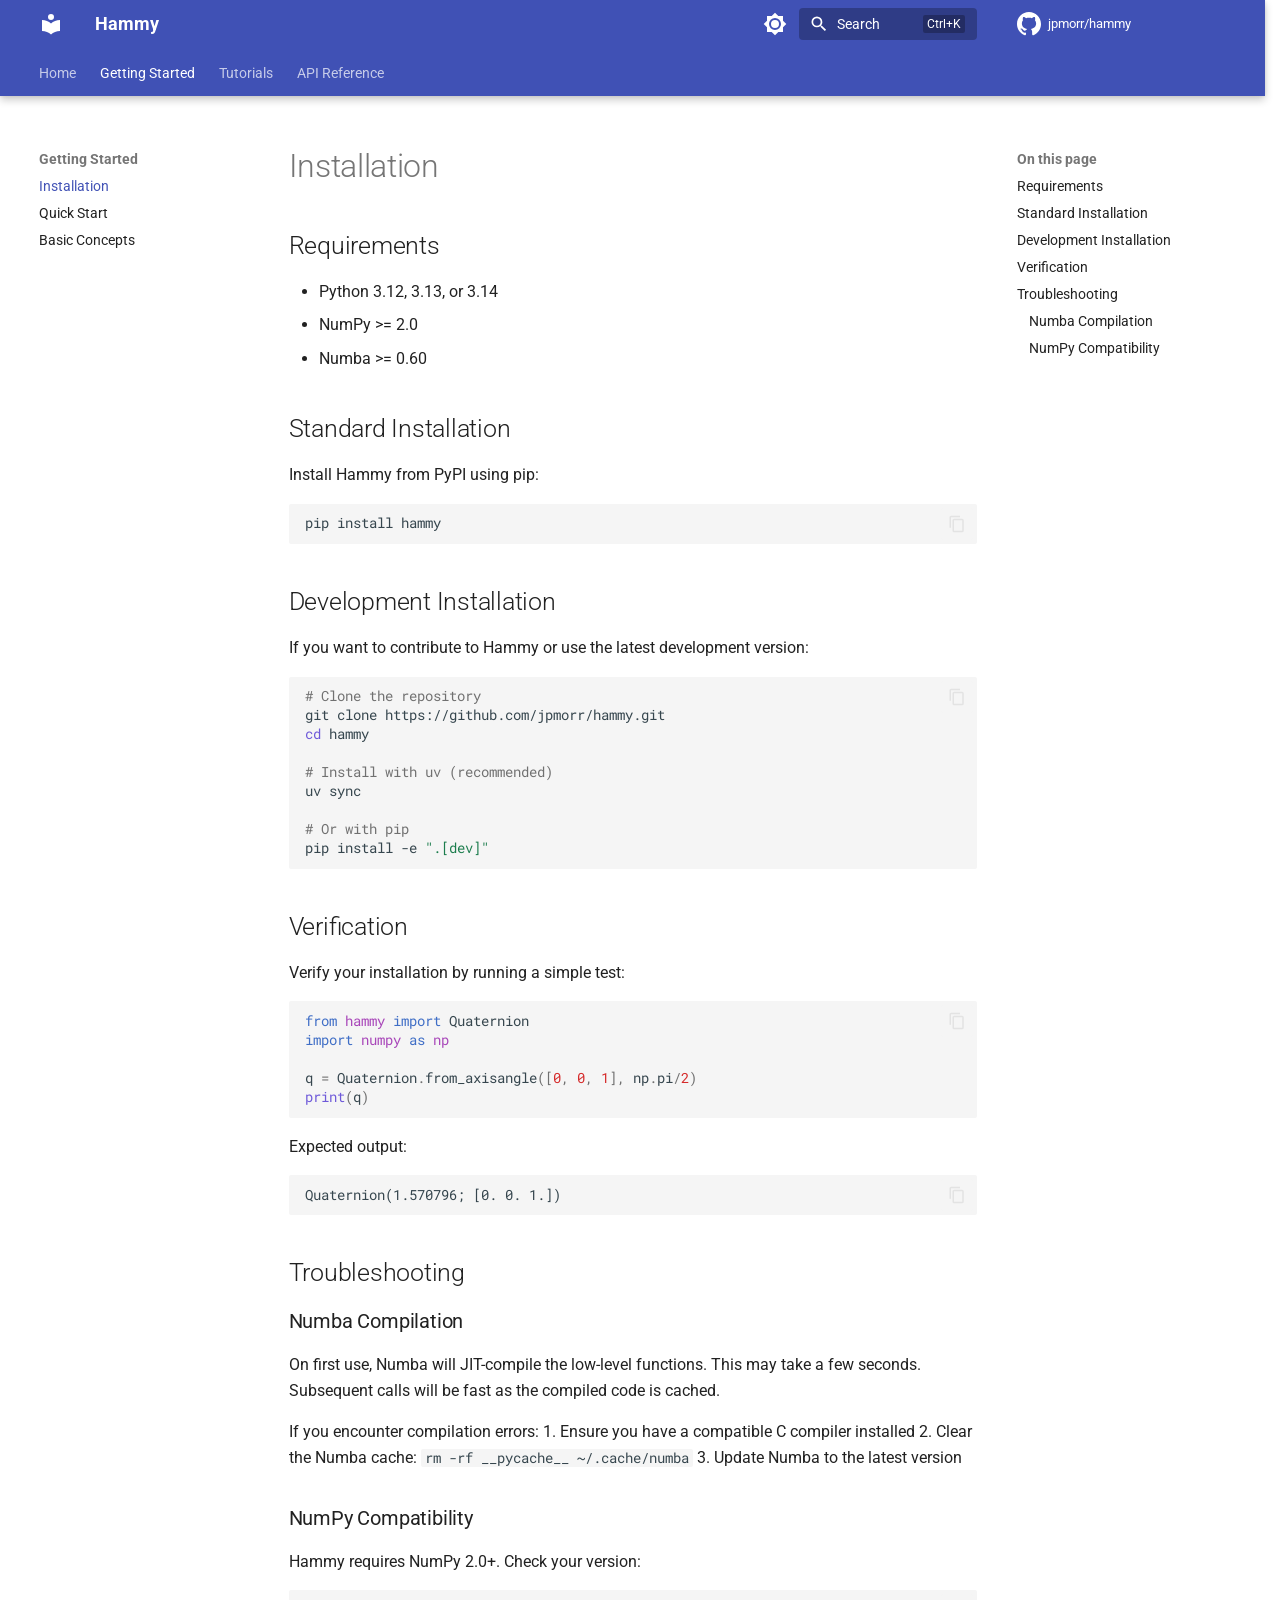
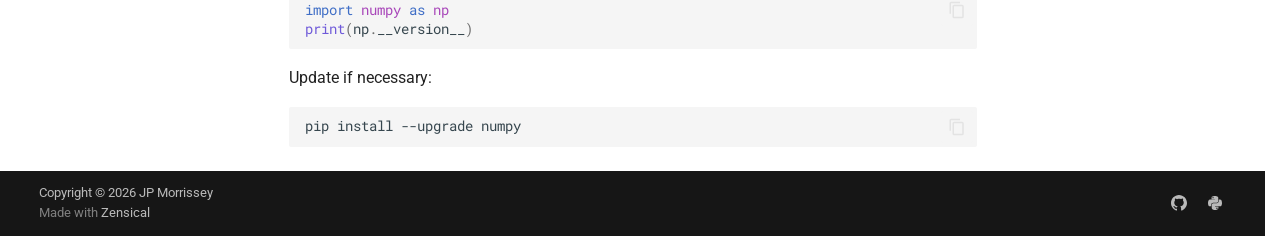
<file: getting-started/installation/index.html>
<!doctype html>
<html lang="en" class="no-js">
  <head>
    
      <meta charset="utf-8">
      <meta name="viewport" content="width=device-width,initial-scale=1">
      
        <meta name="description" content="NumPy&#x2f;Numba-accelerated quaternion mathematics for 3D rotations">
      
      
      
        <link rel="canonical" href="https://jpmorr.github.io/hammy/getting-started/installation/">
      
      
      
        <link rel="prev" href="../..">
      
      
        <link rel="next" href="../quick-start/">
      
      
        
      
      
      <link rel="icon" href="../../assets/images/favicon.png">
      <meta name="generator" content="zensical-0.0.74">
    
    
      
        <title>Installation - Hammy</title>
      
    
    
      
        
      
      <link rel="stylesheet" href="../../assets/stylesheets/classic/main.94dd801d.min.css">
      
        
          
        
        <link rel="stylesheet" href="../../assets/stylesheets/classic/palette.813d4b3f.min.css">
      
      


    
    
      
    
    
      
        
        
        <link rel="preconnect" href="https://fonts.gstatic.com" crossorigin>
        <link rel="stylesheet" href="https://fonts.googleapis.com/css?family=Roboto:300,300i,400,400i,500,500i,700,700i%7CRoboto+Mono:400,400i,700,700i&amp;display=fallback">
        <style>:root{--md-text-font:"Roboto";--md-code-font:"Roboto Mono"}</style>
      
    
    
    <script>__md_scope=new URL("../..",location),__md_scope.pathname.endsWith("/")||(__md_scope=new URL(__md_scope.pathname+"/",location)),__md_hash=e=>[...e].reduce(((e,t)=>(e<<5)-e+t.charCodeAt(0)),0),__md_get=(e,t=localStorage,_=__md_scope)=>JSON.parse(t.getItem(_.pathname+"."+e)),__md_set=(e,t,_=localStorage,a=__md_scope)=>{try{_.setItem(a.pathname+"."+e,JSON.stringify(t))}catch(e){}},document.documentElement.setAttribute("data-platform",navigator.platform)</script>
    
      

    
    
  </head>
  
  
    
    
      
    
    
    
    
    <body dir="ltr" data-md-color-scheme="default" data-md-color-primary="indigo" data-md-color-accent="indigo">
  
    
    <input class="md-toggle" data-md-toggle="drawer" type="checkbox" id="__drawer" autocomplete="off">
    <input class="md-toggle" data-md-toggle="search" type="checkbox" id="__search" autocomplete="off">
    <label class="md-overlay" for="__drawer" aria-hidden="true"></label>
    <div data-md-component="skip">
      <a href="#__skip" class="md-skip">
        Skip to content
      </a>
    </div>
    <div data-md-component="announce">
      
    </div>
    
    
      

  

<header class="md-header md-header--shadow md-header--lifted" data-md-component="header">
  <nav class="md-header__inner md-grid" aria-label="Header">
    <a href="../.." title="Hammy" class="md-header__button md-logo" aria-label="Hammy" data-md-component="logo">
      
  
  <svg xmlns="http://www.w3.org/2000/svg" viewBox="0 0 24 24"><path d="M12 8a3 3 0 0 0 3-3 3 3 0 0 0-3-3 3 3 0 0 0-3 3 3 3 0 0 0 3 3m0 3.54C9.64 9.35 6.5 8 3 8v11c3.5 0 6.64 1.35 9 3.54 2.36-2.19 5.5-3.54 9-3.54V8c-3.5 0-6.64 1.35-9 3.54"/></svg>

    </a>
    <label class="md-header__button md-icon" for="__drawer">
      
      <svg xmlns="http://www.w3.org/2000/svg" viewBox="0 0 24 24"><path d="M3 6h18v2H3zm0 5h18v2H3zm0 5h18v2H3z"/></svg>
      <span class="md-visually-hidden">Navigation</span>
    </label>
    <div class="md-header__title" data-md-component="header-title">
      <div class="md-header__ellipsis">
        <div class="md-header__topic">
          <span class="md-ellipsis">
            Hammy
          </span>
        </div>
        <div class="md-header__topic" data-md-component="header-topic">
          <span class="md-ellipsis">
            
              Installation
            
          </span>
        </div>
      </div>
    </div>
    
      
        <form class="md-header__option" data-md-component="palette">
  
    
    
    
    <input class="md-option" data-md-color-media="none" data-md-color-scheme="default" data-md-color-primary="indigo" data-md-color-accent="indigo"  aria-label="Switch to dark mode"  type="radio" name="__palette" id="__palette_0">
    
      <label class="md-header__button md-icon" title="Switch to dark mode" for="__palette_1" hidden>
        <svg xmlns="http://www.w3.org/2000/svg" viewBox="0 0 24 24"><path d="M12 8a4 4 0 0 0-4 4 4 4 0 0 0 4 4 4 4 0 0 0 4-4 4 4 0 0 0-4-4m0 10a6 6 0 0 1-6-6 6 6 0 0 1 6-6 6 6 0 0 1 6 6 6 6 0 0 1-6 6m8-9.31V4h-4.69L12 .69 8.69 4H4v4.69L.69 12 4 15.31V20h4.69L12 23.31 15.31 20H20v-4.69L23.31 12z"/></svg>
      </label>
    
  
    
    
    
    <input class="md-option" data-md-color-media="none" data-md-color-scheme="slate" data-md-color-primary="indigo" data-md-color-accent="indigo"  aria-label="Switch to light mode"  type="radio" name="__palette" id="__palette_1">
    
      <label class="md-header__button md-icon" title="Switch to light mode" for="__palette_0" hidden>
        <svg xmlns="http://www.w3.org/2000/svg" viewBox="0 0 24 24"><path d="M12 18c-.89 0-1.74-.2-2.5-.55C11.56 16.5 13 14.42 13 12s-1.44-4.5-3.5-5.45C10.26 6.2 11.11 6 12 6a6 6 0 0 1 6 6 6 6 0 0 1-6 6m8-9.31V4h-4.69L12 .69 8.69 4H4v4.69L.69 12 4 15.31V20h4.69L12 23.31 15.31 20H20v-4.69L23.31 12z"/></svg>
      </label>
    
  
</form>
      
    
    
      <script>var palette=__md_get("__palette");if(palette&&palette.color){if("(prefers-color-scheme)"===palette.color.media){var media=matchMedia("(prefers-color-scheme: light)"),input=document.querySelector(media.matches?"[data-md-color-media='(prefers-color-scheme: light)']":"[data-md-color-media='(prefers-color-scheme: dark)']");palette.color.media=input.getAttribute("data-md-color-media"),palette.color.scheme=input.getAttribute("data-md-color-scheme"),palette.color.primary=input.getAttribute("data-md-color-primary"),palette.color.accent=input.getAttribute("data-md-color-accent")}for(var[key,value]of Object.entries(palette.color))document.body.setAttribute("data-md-color-"+key,value)}</script>
    
    
    
      
      
        <label class="md-header__button md-icon" for="__search">
          
          <svg xmlns="http://www.w3.org/2000/svg" viewBox="0 0 24 24"><path d="M9.5 3A6.5 6.5 0 0 1 16 9.5c0 1.61-.59 3.09-1.56 4.23l.27.27h.79l5 5-1.5 1.5-5-5v-.79l-.27-.27A6.52 6.52 0 0 1 9.5 16 6.5 6.5 0 0 1 3 9.5 6.5 6.5 0 0 1 9.5 3m0 2C7 5 5 7 5 9.5S7 14 9.5 14 14 12 14 9.5 12 5 9.5 5"/></svg>
          <span class="md-visually-hidden">Search</span>
        </label>
        <div class="md-search" data-md-component="search" role="dialog" aria-label="Search">
  <button type="button" class="md-search__button">
    Search
  </button>
</div>
      
    
    <div class="md-header__source">
      
        <a href="https://github.com/jpmorr/hammy" title="Go to repository" class="md-source" data-md-component="source">
  <div class="md-source__icon md-icon">
    
    <svg xmlns="http://www.w3.org/2000/svg" viewBox="0 0 512 512"><!--! Font Awesome Free 7.3.1 by @fontawesome - https://fontawesome.com License - https://fontawesome.com/license/free (Icons: CC BY 4.0, Fonts: SIL OFL 1.1, Code: MIT License) Copyright 2026 Fonticons, Inc.--><path fill="currentColor" d="M216.5 362.5c-66-8-112.5-55.5-112.5-117 0-25 9-52 24-70-6.5-16.5-5.5-51.5 2-66 20-2.5 47 8 63 22.5 19-6 39-9 63.5-9s44.5 3 62.5 8.5c15.5-14 43-24.5 63-22 7 13.5 8 48.5 1.5 65.5 16 19 24.5 44.5 24.5 70.5 0 61.5-46.5 108-113.5 116.5 17 11 28.5 35 28.5 62.5v52c0 15 12.5 23.5 27.5 17.5C441 459.5 512 369 512 257 512 115.5 397 0 255.5 0S0 115.5 0 257c0 111 70.5 203 165.5 237.5 13.5 5 26.5-4 26.5-17.5v-40c-7 3-16 5-24 5-33 0-52.5-18-66.5-51.5-5.5-13.5-11.5-21.5-23-23-6-.5-8-3-8-6 0-6 10-10.5 20-10.5 14.5 0 27 9 40 27.5 10 14.5 20.5 21 33 21s20.5-4.5 32-16c8.5-8.5 15-16 21-21"/></svg>
  </div>
  <div class="md-source__repository">
    jpmorr/hammy
  </div>
</a>
      
    </div>
  </nav>
  
    
      
<nav class="md-tabs" aria-label="Tabs" data-md-component="tabs">
  <div class="md-grid">
    <ul class="md-tabs__list">
      
        
  
  
  
  
    <li class="md-tabs__item">
      <a href="../.." class="md-tabs__link">
        
  
  Home

      </a>
    </li>
  

      
        
  
  
  
    
  
  
    
      
      
        
      
        
      
        
      
    
    
    
    
      <li class="md-tabs__item md-tabs__item--active">
        <a href="././" class="md-tabs__link">
          
  
  Getting Started

        </a>
      </li>
    
  

      
        
  
  
  
  
    
      
      
        
      
        
      
        
      
        
      
    
    
    
    
      <li class="md-tabs__item">
        <a href="../../tutorials/creating-quaternions/" class="md-tabs__link">
          
  
  Tutorials

        </a>
      </li>
    
  

      
        
  
  
  
  
    
      
      
        
      
        
      
        
      
    
    
    
    
      <li class="md-tabs__item">
        <a href="../../reference/quaternion/" class="md-tabs__link">
          
  
  API Reference

        </a>
      </li>
    
  

      
    </ul>
  </div>
</nav>
    
  
</header>
    
    <div class="md-container" data-md-component="container">
      
      
        
      
      <main class="md-main" data-md-component="main">
        <div class="md-main__inner md-grid">
          
            
              
              <div class="md-sidebar md-sidebar--primary" data-md-component="sidebar" data-md-type="navigation" >
                <div class="md-sidebar__scrollwrap">
                  <div class="md-sidebar__inner">
                    


  


<nav class="md-nav md-nav--primary md-nav--lifted" aria-label="Navigation" data-md-level="0">
  <label class="md-nav__title" for="__drawer">
    <a href="../.." title="Hammy" class="md-nav__button md-logo" aria-label="Hammy" data-md-component="logo">
      
  
  <svg xmlns="http://www.w3.org/2000/svg" viewBox="0 0 24 24"><path d="M12 8a3 3 0 0 0 3-3 3 3 0 0 0-3-3 3 3 0 0 0-3 3 3 3 0 0 0 3 3m0 3.54C9.64 9.35 6.5 8 3 8v11c3.5 0 6.64 1.35 9 3.54 2.36-2.19 5.5-3.54 9-3.54V8c-3.5 0-6.64 1.35-9 3.54"/></svg>

    </a>
    Hammy
  </label>
  
    <div class="md-nav__source">
      <a href="https://github.com/jpmorr/hammy" title="Go to repository" class="md-source" data-md-component="source">
  <div class="md-source__icon md-icon">
    
    <svg xmlns="http://www.w3.org/2000/svg" viewBox="0 0 512 512"><!--! Font Awesome Free 7.3.1 by @fontawesome - https://fontawesome.com License - https://fontawesome.com/license/free (Icons: CC BY 4.0, Fonts: SIL OFL 1.1, Code: MIT License) Copyright 2026 Fonticons, Inc.--><path fill="currentColor" d="M216.5 362.5c-66-8-112.5-55.5-112.5-117 0-25 9-52 24-70-6.5-16.5-5.5-51.5 2-66 20-2.5 47 8 63 22.5 19-6 39-9 63.5-9s44.5 3 62.5 8.5c15.5-14 43-24.5 63-22 7 13.5 8 48.5 1.5 65.5 16 19 24.5 44.5 24.5 70.5 0 61.5-46.5 108-113.5 116.5 17 11 28.5 35 28.5 62.5v52c0 15 12.5 23.5 27.5 17.5C441 459.5 512 369 512 257 512 115.5 397 0 255.5 0S0 115.5 0 257c0 111 70.5 203 165.5 237.5 13.5 5 26.5-4 26.5-17.5v-40c-7 3-16 5-24 5-33 0-52.5-18-66.5-51.5-5.5-13.5-11.5-21.5-23-23-6-.5-8-3-8-6 0-6 10-10.5 20-10.5 14.5 0 27 9 40 27.5 10 14.5 20.5 21 33 21s20.5-4.5 32-16c8.5-8.5 15-16 21-21"/></svg>
  </div>
  <div class="md-source__repository">
    jpmorr/hammy
  </div>
</a>
    </div>
  
  <ul class="md-nav__list" data-md-scrollfix>
    
      
      
  
  
  
  
    <li class="md-nav__item">
      <a href="../.." class="md-nav__link">
        
  
  
  <span class="md-ellipsis">
    
  
  Home

    
  </span>
  
  

      </a>
    </li>
  

    
      
      
  
  
    
  
  
  
    
    
      
        
      
        
      
        
      
    
    
    
      
        
        
      
      
        
      
    
    
    <li class="md-nav__item md-nav__item--active md-nav__item--section md-nav__item--nested">
      
        
        
        <input class="md-nav__toggle md-toggle " type="checkbox" id="__nav_2" checked>
        
          
          <label class="md-nav__link" for="__nav_2" id="__nav_2_label" tabindex="">
            
  
  
  <span class="md-ellipsis">
    
  
  Getting Started

    
  </span>
  
  

            <span class="md-nav__icon md-icon"></span>
          </label>
        
        
          <nav class="md-nav" data-md-level="1" aria-labelledby="__nav_2_label" aria-expanded="true">
            <label class="md-nav__title" for="__nav_2">
              <span class="md-nav__icon md-icon"></span>
              
  
  Getting Started

            </label>
            <ul class="md-nav__list" data-md-scrollfix>
              
                
                  
  
  
    
  
  
  
    <li class="md-nav__item md-nav__item--active">
      
      
        <input class="md-nav__toggle md-toggle" type="checkbox" id="__toc">
      
      
      
        
      
      
        <label class="md-nav__link md-nav__link--active" for="__toc">
          
  
  
  <span class="md-ellipsis">
    
  
  Installation

    
  </span>
  
  

          <span class="md-nav__icon md-icon"></span>
        </label>
      
      <a href="././" class="md-nav__link md-nav__link--active">
        
  
  
  <span class="md-ellipsis">
    
  
  Installation

    
  </span>
  
  

      </a>
      
        


<nav class="md-nav md-nav--secondary" aria-label="On this page">
  
  
  
    
  
  
    <label class="md-nav__title" for="__toc">
      <span class="md-nav__icon md-icon"></span>
      On this page
    </label>
    <ul class="md-nav__list" data-md-component="toc" data-md-scrollfix>
      
        <li class="md-nav__item">
  <a href="#requirements" class="md-nav__link">
    <span class="md-ellipsis">
      <span class="md-typeset">
        Requirements
      </span>
    </span>
  </a>
  
</li>
      
        <li class="md-nav__item">
  <a href="#standard-installation" class="md-nav__link">
    <span class="md-ellipsis">
      <span class="md-typeset">
        Standard Installation
      </span>
    </span>
  </a>
  
</li>
      
        <li class="md-nav__item">
  <a href="#development-installation" class="md-nav__link">
    <span class="md-ellipsis">
      <span class="md-typeset">
        Development Installation
      </span>
    </span>
  </a>
  
</li>
      
        <li class="md-nav__item">
  <a href="#verification" class="md-nav__link">
    <span class="md-ellipsis">
      <span class="md-typeset">
        Verification
      </span>
    </span>
  </a>
  
</li>
      
        <li class="md-nav__item">
  <a href="#troubleshooting" class="md-nav__link">
    <span class="md-ellipsis">
      <span class="md-typeset">
        Troubleshooting
      </span>
    </span>
  </a>
  
    <nav class="md-nav" aria-label="Troubleshooting">
      <ul class="md-nav__list">
        
          <li class="md-nav__item">
  <a href="#numba-compilation" class="md-nav__link">
    <span class="md-ellipsis">
      <span class="md-typeset">
        Numba Compilation
      </span>
    </span>
  </a>
  
</li>
        
          <li class="md-nav__item">
  <a href="#numpy-compatibility" class="md-nav__link">
    <span class="md-ellipsis">
      <span class="md-typeset">
        NumPy Compatibility
      </span>
    </span>
  </a>
  
</li>
        
      </ul>
    </nav>
  
</li>
      
    </ul>
  
</nav>
      
    </li>
  

                
              
                
                  
  
  
  
  
    <li class="md-nav__item">
      <a href="../quick-start/" class="md-nav__link">
        
  
  
  <span class="md-ellipsis">
    
  
  Quick Start

    
  </span>
  
  

      </a>
    </li>
  

                
              
                
                  
  
  
  
  
    <li class="md-nav__item">
      <a href="../concepts/" class="md-nav__link">
        
  
  
  <span class="md-ellipsis">
    
  
  Basic Concepts

    
  </span>
  
  

      </a>
    </li>
  

                
              
            </ul>
          </nav>
        
      
    </li>
  

    
      
      
  
  
  
  
    
    
      
        
      
        
      
        
      
        
      
    
    
    
      
      
        
      
    
    
    <li class="md-nav__item md-nav__item--nested">
      
        
        
          
        
        <input class="md-nav__toggle md-toggle md-toggle--indeterminate" type="checkbox" id="__nav_3" >
        
          
          <label class="md-nav__link" for="__nav_3" id="__nav_3_label" tabindex="0">
            
  
  
  <span class="md-ellipsis">
    
  
  Tutorials

    
  </span>
  
  

            <span class="md-nav__icon md-icon"></span>
          </label>
        
        
          <nav class="md-nav" data-md-level="1" aria-labelledby="__nav_3_label" aria-expanded="false">
            <label class="md-nav__title" for="__nav_3">
              <span class="md-nav__icon md-icon"></span>
              
  
  Tutorials

            </label>
            <ul class="md-nav__list" data-md-scrollfix>
              
                
                  
  
  
  
  
    <li class="md-nav__item">
      <a href="../../tutorials/creating-quaternions/" class="md-nav__link">
        
  
  
  <span class="md-ellipsis">
    
  
  Creating Quaternions

    
  </span>
  
  

      </a>
    </li>
  

                
              
                
                  
  
  
  
  
    <li class="md-nav__item">
      <a href="../../tutorials/arithmetic/" class="md-nav__link">
        
  
  
  <span class="md-ellipsis">
    
  
  Quaternion Arithmetic

    
  </span>
  
  

      </a>
    </li>
  

                
              
                
                  
  
  
  
  
    <li class="md-nav__item">
      <a href="../../tutorials/conversions/" class="md-nav__link">
        
  
  
  <span class="md-ellipsis">
    
  
  Conversions

    
  </span>
  
  

      </a>
    </li>
  

                
              
                
                  
  
  
  
  
    <li class="md-nav__item">
      <a href="../../tutorials/batch-operations/" class="md-nav__link">
        
  
  
  <span class="md-ellipsis">
    
  
  Batch Operations

    
  </span>
  
  

      </a>
    </li>
  

                
              
            </ul>
          </nav>
        
      
    </li>
  

    
      
      
  
  
  
  
    
    
      
        
      
        
      
        
      
    
    
    
      
      
        
      
    
    
    <li class="md-nav__item md-nav__item--nested">
      
        
        
          
        
        <input class="md-nav__toggle md-toggle md-toggle--indeterminate" type="checkbox" id="__nav_4" >
        
          
          <label class="md-nav__link" for="__nav_4" id="__nav_4_label" tabindex="0">
            
  
  
  <span class="md-ellipsis">
    
  
  API Reference

    
  </span>
  
  

            <span class="md-nav__icon md-icon"></span>
          </label>
        
        
          <nav class="md-nav" data-md-level="1" aria-labelledby="__nav_4_label" aria-expanded="false">
            <label class="md-nav__title" for="__nav_4">
              <span class="md-nav__icon md-icon"></span>
              
  
  API Reference

            </label>
            <ul class="md-nav__list" data-md-scrollfix>
              
                
                  
  
  
  
  
    <li class="md-nav__item">
      <a href="../../reference/quaternion/" class="md-nav__link">
        
  
  
  <span class="md-ellipsis">
    
  
  Quaternion Class

    
  </span>
  
  

      </a>
    </li>
  

                
              
                
                  
  
  
  
  
    <li class="md-nav__item">
      <a href="../../reference/utilities/" class="md-nav__link">
        
  
  
  <span class="md-ellipsis">
    
  
  Utilities

    
  </span>
  
  

      </a>
    </li>
  

                
              
                
                  
  
  
  
  
    <li class="md-nav__item">
      <a href="../../reference/version/" class="md-nav__link">
        
  
  
  <span class="md-ellipsis">
    
  
  Version

    
  </span>
  
  

      </a>
    </li>
  

                
              
            </ul>
          </nav>
        
      
    </li>
  

    
  </ul>
</nav>
                  </div>
                </div>
              </div>
            
            
              
              <div class="md-sidebar md-sidebar--secondary" data-md-component="sidebar" data-md-type="toc" >
                <div class="md-sidebar__scrollwrap">
                  
                  <div class="md-sidebar__inner">
                    


<nav class="md-nav md-nav--secondary" aria-label="On this page">
  
  
  
    
  
  
    <label class="md-nav__title" for="__toc">
      <span class="md-nav__icon md-icon"></span>
      On this page
    </label>
    <ul class="md-nav__list" data-md-component="toc" data-md-scrollfix>
      
        <li class="md-nav__item">
  <a href="#requirements" class="md-nav__link">
    <span class="md-ellipsis">
      <span class="md-typeset">
        Requirements
      </span>
    </span>
  </a>
  
</li>
      
        <li class="md-nav__item">
  <a href="#standard-installation" class="md-nav__link">
    <span class="md-ellipsis">
      <span class="md-typeset">
        Standard Installation
      </span>
    </span>
  </a>
  
</li>
      
        <li class="md-nav__item">
  <a href="#development-installation" class="md-nav__link">
    <span class="md-ellipsis">
      <span class="md-typeset">
        Development Installation
      </span>
    </span>
  </a>
  
</li>
      
        <li class="md-nav__item">
  <a href="#verification" class="md-nav__link">
    <span class="md-ellipsis">
      <span class="md-typeset">
        Verification
      </span>
    </span>
  </a>
  
</li>
      
        <li class="md-nav__item">
  <a href="#troubleshooting" class="md-nav__link">
    <span class="md-ellipsis">
      <span class="md-typeset">
        Troubleshooting
      </span>
    </span>
  </a>
  
    <nav class="md-nav" aria-label="Troubleshooting">
      <ul class="md-nav__list">
        
          <li class="md-nav__item">
  <a href="#numba-compilation" class="md-nav__link">
    <span class="md-ellipsis">
      <span class="md-typeset">
        Numba Compilation
      </span>
    </span>
  </a>
  
</li>
        
          <li class="md-nav__item">
  <a href="#numpy-compatibility" class="md-nav__link">
    <span class="md-ellipsis">
      <span class="md-typeset">
        NumPy Compatibility
      </span>
    </span>
  </a>
  
</li>
        
      </ul>
    </nav>
  
</li>
      
    </ul>
  
</nav>
                  </div>
                </div>
              </div>
            
          
          
            <div class="md-content" data-md-component="content">
              
              <article class="md-content__inner md-typeset">
                <a id="__skip" tabindex="-1"></a>
                
                  

  
  


<h1 id="installation">Installation<a class="headerlink" href="#installation" title="Permanent link">&para;</a></h1>
<h2 id="requirements">Requirements<a class="headerlink" href="#requirements" title="Permanent link">&para;</a></h2>
<ul>
<li>Python 3.12, 3.13, or 3.14</li>
<li>NumPy &gt;= 2.0</li>
<li>Numba &gt;= 0.60</li>
</ul>
<h2 id="standard-installation">Standard Installation<a class="headerlink" href="#standard-installation" title="Permanent link">&para;</a></h2>
<p>Install Hammy from PyPI using pip:</p>
<div class="language-bash highlight"><pre><span></span><code><span id="__span-0-1"><a id="__codelineno-0-1" name="__codelineno-0-1" href="#__codelineno-0-1"></a>pip<span class="w"> </span>install<span class="w"> </span>hammy
</span></code></pre></div>
<h2 id="development-installation">Development Installation<a class="headerlink" href="#development-installation" title="Permanent link">&para;</a></h2>
<p>If you want to contribute to Hammy or use the latest development version:</p>
<div class="language-bash highlight"><pre><span></span><code><span id="__span-1-1"><a id="__codelineno-1-1" name="__codelineno-1-1" href="#__codelineno-1-1"></a><span class="c1"># Clone the repository</span>
</span><span id="__span-1-2"><a id="__codelineno-1-2" name="__codelineno-1-2" href="#__codelineno-1-2"></a>git<span class="w"> </span>clone<span class="w"> </span>https://github.com/jpmorr/hammy.git
</span><span id="__span-1-3"><a id="__codelineno-1-3" name="__codelineno-1-3" href="#__codelineno-1-3"></a><span class="nb">cd</span><span class="w"> </span>hammy
</span><span id="__span-1-4"><a id="__codelineno-1-4" name="__codelineno-1-4" href="#__codelineno-1-4"></a>
</span><span id="__span-1-5"><a id="__codelineno-1-5" name="__codelineno-1-5" href="#__codelineno-1-5"></a><span class="c1"># Install with uv (recommended)</span>
</span><span id="__span-1-6"><a id="__codelineno-1-6" name="__codelineno-1-6" href="#__codelineno-1-6"></a>uv<span class="w"> </span>sync
</span><span id="__span-1-7"><a id="__codelineno-1-7" name="__codelineno-1-7" href="#__codelineno-1-7"></a>
</span><span id="__span-1-8"><a id="__codelineno-1-8" name="__codelineno-1-8" href="#__codelineno-1-8"></a><span class="c1"># Or with pip</span>
</span><span id="__span-1-9"><a id="__codelineno-1-9" name="__codelineno-1-9" href="#__codelineno-1-9"></a>pip<span class="w"> </span>install<span class="w"> </span>-e<span class="w"> </span><span class="s2">".[dev]"</span>
</span></code></pre></div>
<h2 id="verification">Verification<a class="headerlink" href="#verification" title="Permanent link">&para;</a></h2>
<p>Verify your installation by running a simple test:</p>
<div class="language-python highlight"><pre><span></span><code><span id="__span-2-1"><a id="__codelineno-2-1" name="__codelineno-2-1" href="#__codelineno-2-1"></a><span class="kn">from</span><span class="w"> </span><span class="nn">hammy</span><span class="w"> </span><span class="kn">import</span> <span class="n">Quaternion</span>
</span><span id="__span-2-2"><a id="__codelineno-2-2" name="__codelineno-2-2" href="#__codelineno-2-2"></a><span class="kn">import</span><span class="w"> </span><span class="nn">numpy</span><span class="w"> </span><span class="k">as</span><span class="w"> </span><span class="nn">np</span>
</span><span id="__span-2-3"><a id="__codelineno-2-3" name="__codelineno-2-3" href="#__codelineno-2-3"></a>
</span><span id="__span-2-4"><a id="__codelineno-2-4" name="__codelineno-2-4" href="#__codelineno-2-4"></a><span class="n">q</span> <span class="o">=</span> <span class="n">Quaternion</span><span class="o">.</span><span class="n">from_axisangle</span><span class="p">([</span><span class="mi">0</span><span class="p">,</span> <span class="mi">0</span><span class="p">,</span> <span class="mi">1</span><span class="p">],</span> <span class="n">np</span><span class="o">.</span><span class="n">pi</span><span class="o">/</span><span class="mi">2</span><span class="p">)</span>
</span><span id="__span-2-5"><a id="__codelineno-2-5" name="__codelineno-2-5" href="#__codelineno-2-5"></a><span class="nb">print</span><span class="p">(</span><span class="n">q</span><span class="p">)</span>
</span></code></pre></div>
<p>Expected output:
<div class="language-text highlight"><pre><span></span><code><span id="__span-3-1"><a id="__codelineno-3-1" name="__codelineno-3-1" href="#__codelineno-3-1"></a>Quaternion(1.570796; [0. 0. 1.])
</span></code></pre></div></p>
<h2 id="troubleshooting">Troubleshooting<a class="headerlink" href="#troubleshooting" title="Permanent link">&para;</a></h2>
<h3 id="numba-compilation">Numba Compilation<a class="headerlink" href="#numba-compilation" title="Permanent link">&para;</a></h3>
<p>On first use, Numba will JIT-compile the low-level functions. This may take a few seconds. Subsequent calls will be fast as the compiled code is cached.</p>
<p>If you encounter compilation errors:
1. Ensure you have a compatible C compiler installed
2. Clear the Numba cache: <code>rm -rf __pycache__ ~/.cache/numba</code>
3. Update Numba to the latest version</p>
<h3 id="numpy-compatibility">NumPy Compatibility<a class="headerlink" href="#numpy-compatibility" title="Permanent link">&para;</a></h3>
<p>Hammy requires NumPy 2.0+. Check your version:</p>
<div class="language-python highlight"><pre><span></span><code><span id="__span-4-1"><a id="__codelineno-4-1" name="__codelineno-4-1" href="#__codelineno-4-1"></a><span class="kn">import</span><span class="w"> </span><span class="nn">numpy</span><span class="w"> </span><span class="k">as</span><span class="w"> </span><span class="nn">np</span>
</span><span id="__span-4-2"><a id="__codelineno-4-2" name="__codelineno-4-2" href="#__codelineno-4-2"></a><span class="nb">print</span><span class="p">(</span><span class="n">np</span><span class="o">.</span><span class="n">__version__</span><span class="p">)</span>
</span></code></pre></div>
<p>Update if necessary:
<div class="language-bash highlight"><pre><span></span><code><span id="__span-5-1"><a id="__codelineno-5-1" name="__codelineno-5-1" href="#__codelineno-5-1"></a>pip<span class="w"> </span>install<span class="w"> </span>--upgrade<span class="w"> </span>numpy
</span></code></pre></div></p>














                
              </article>
            </div>
          
          
<script>var target=document.getElementById(location.hash.slice(1));target&&target.name&&(target.checked=target.name.startsWith("__tabbed_"))</script>
        </div>
        
      </main>
      
        <footer class="md-footer">
  
  <div class="md-footer-meta md-typeset">
    <div class="md-footer-meta__inner md-grid">
      <div class="md-copyright">
  
    <div class="md-copyright__highlight">
      Copyright &copy; 2026 JP Morrissey
    </div>
  
  
    Made with
    <a href="https://zensical.org/" target="_blank" rel="noopener">
      Zensical
    </a>
  
</div>
      
        
<div class="md-social">
  
    
    
    
    
      
      
    
    <a href="https://github.com/jpmorr/hammy" target="_blank" rel="noopener" title="github.com" class="md-social__link">
      <svg xmlns="http://www.w3.org/2000/svg" viewBox="0 0 512 512"><!--! Font Awesome Free 7.3.1 by @fontawesome - https://fontawesome.com License - https://fontawesome.com/license/free (Icons: CC BY 4.0, Fonts: SIL OFL 1.1, Code: MIT License) Copyright 2026 Fonticons, Inc.--><path fill="currentColor" d="M216.5 362.5c-66-8-112.5-55.5-112.5-117 0-25 9-52 24-70-6.5-16.5-5.5-51.5 2-66 20-2.5 47 8 63 22.5 19-6 39-9 63.5-9s44.5 3 62.5 8.5c15.5-14 43-24.5 63-22 7 13.5 8 48.5 1.5 65.5 16 19 24.5 44.5 24.5 70.5 0 61.5-46.5 108-113.5 116.5 17 11 28.5 35 28.5 62.5v52c0 15 12.5 23.5 27.5 17.5C441 459.5 512 369 512 257 512 115.5 397 0 255.5 0S0 115.5 0 257c0 111 70.5 203 165.5 237.5 13.5 5 26.5-4 26.5-17.5v-40c-7 3-16 5-24 5-33 0-52.5-18-66.5-51.5-5.5-13.5-11.5-21.5-23-23-6-.5-8-3-8-6 0-6 10-10.5 20-10.5 14.5 0 27 9 40 27.5 10 14.5 20.5 21 33 21s20.5-4.5 32-16c8.5-8.5 15-16 21-21"/></svg>
    </a>
  
    
    
    
    
      
      
    
    <a href="https://pypi.org/project/hammy/" target="_blank" rel="noopener" title="pypi.org" class="md-social__link">
      <svg xmlns="http://www.w3.org/2000/svg" viewBox="0 0 448 512"><!--! Font Awesome Free 7.3.1 by @fontawesome - https://fontawesome.com License - https://fontawesome.com/license/free (Icons: CC BY 4.0, Fonts: SIL OFL 1.1, Code: MIT License) Copyright 2026 Fonticons, Inc.--><path fill="currentColor" d="M439.8 200.5c-7.7-30.9-22.3-54.2-53.4-54.2h-40.1v47.4c0 36.8-31.2 67.8-66.8 67.8H172.7c-29.2 0-53.4 25-53.4 54.3v101.8c0 29 25.2 46 53.4 54.3 33.8 9.9 66.3 11.7 106.8 0 26.9-7.8 53.4-23.5 53.4-54.3v-40.7H226.2v-13.6h160.2c31.1 0 42.6-21.7 53.4-54.2 11.2-33.5 10.7-65.7 0-108.6M286.2 444.7a20.4 20.4 0 1 1 0-40.7 20.4 20.4 0 1 1 0 40.7M167.8 248.1h106.8c29.7 0 53.4-24.5 53.4-54.3V91.9c0-29-24.4-50.7-53.4-55.6-35.8-5.9-74.7-5.6-106.8.1-45.2 8-53.4 24.7-53.4 55.6v40.7h106.9v13.6h-147c-31.1 0-58.3 18.7-66.8 54.2-9.8 40.7-10.2 66.1 0 108.6 7.6 31.6 25.7 54.2 56.8 54.2H101v-48.8c0-35.3 30.5-66.4 66.8-66.4m-6.6-183.4a20.4 20.4 0 1 1 0 40.8 20.4 20.4 0 1 1 0-40.8"/></svg>
    </a>
  
</div>
      
    </div>
  </div>
</footer>
      
    </div>
    <div class="md-dialog" data-md-component="dialog" role="status" aria-atomic="true">
      <div class="md-dialog__inner md-typeset"></div>
    </div>
    
    
    
      
      
      
      
        
        
      <script id="__config" type="application/json">{"annotate":null,"base":"../..","features":["navigation.tabs","navigation.tabs.sticky","navigation.sections","navigation.expand","navigation.indexes","search.highlight","search.suggest","toc.follow","content.code.copy","content.code.annotate"],"redirect":null,"search":"../../assets/javascripts/workers/search.719e0d91.min.js","tags":null,"translations":{"clipboard.copied":"Copied to clipboard","clipboard.copy":"Copy to clipboard","clipboard.error":"Could not copy to clipboard","search.result.more.one":"1 more on this page","search.result.more.other":"# more on this page","search.result.none":"No matching documents","search.result.one":"1 matching document","search.result.other":"# matching documents","search.result.placeholder":"Type to start searching","search.result.term.missing":"Missing","select.version":"Select version"},"version":null}</script>
    
    
      <script src="../../assets/javascripts/bundle.d31f0ffa.min.js"></script>
      
    
  </body>
</html>
</file>
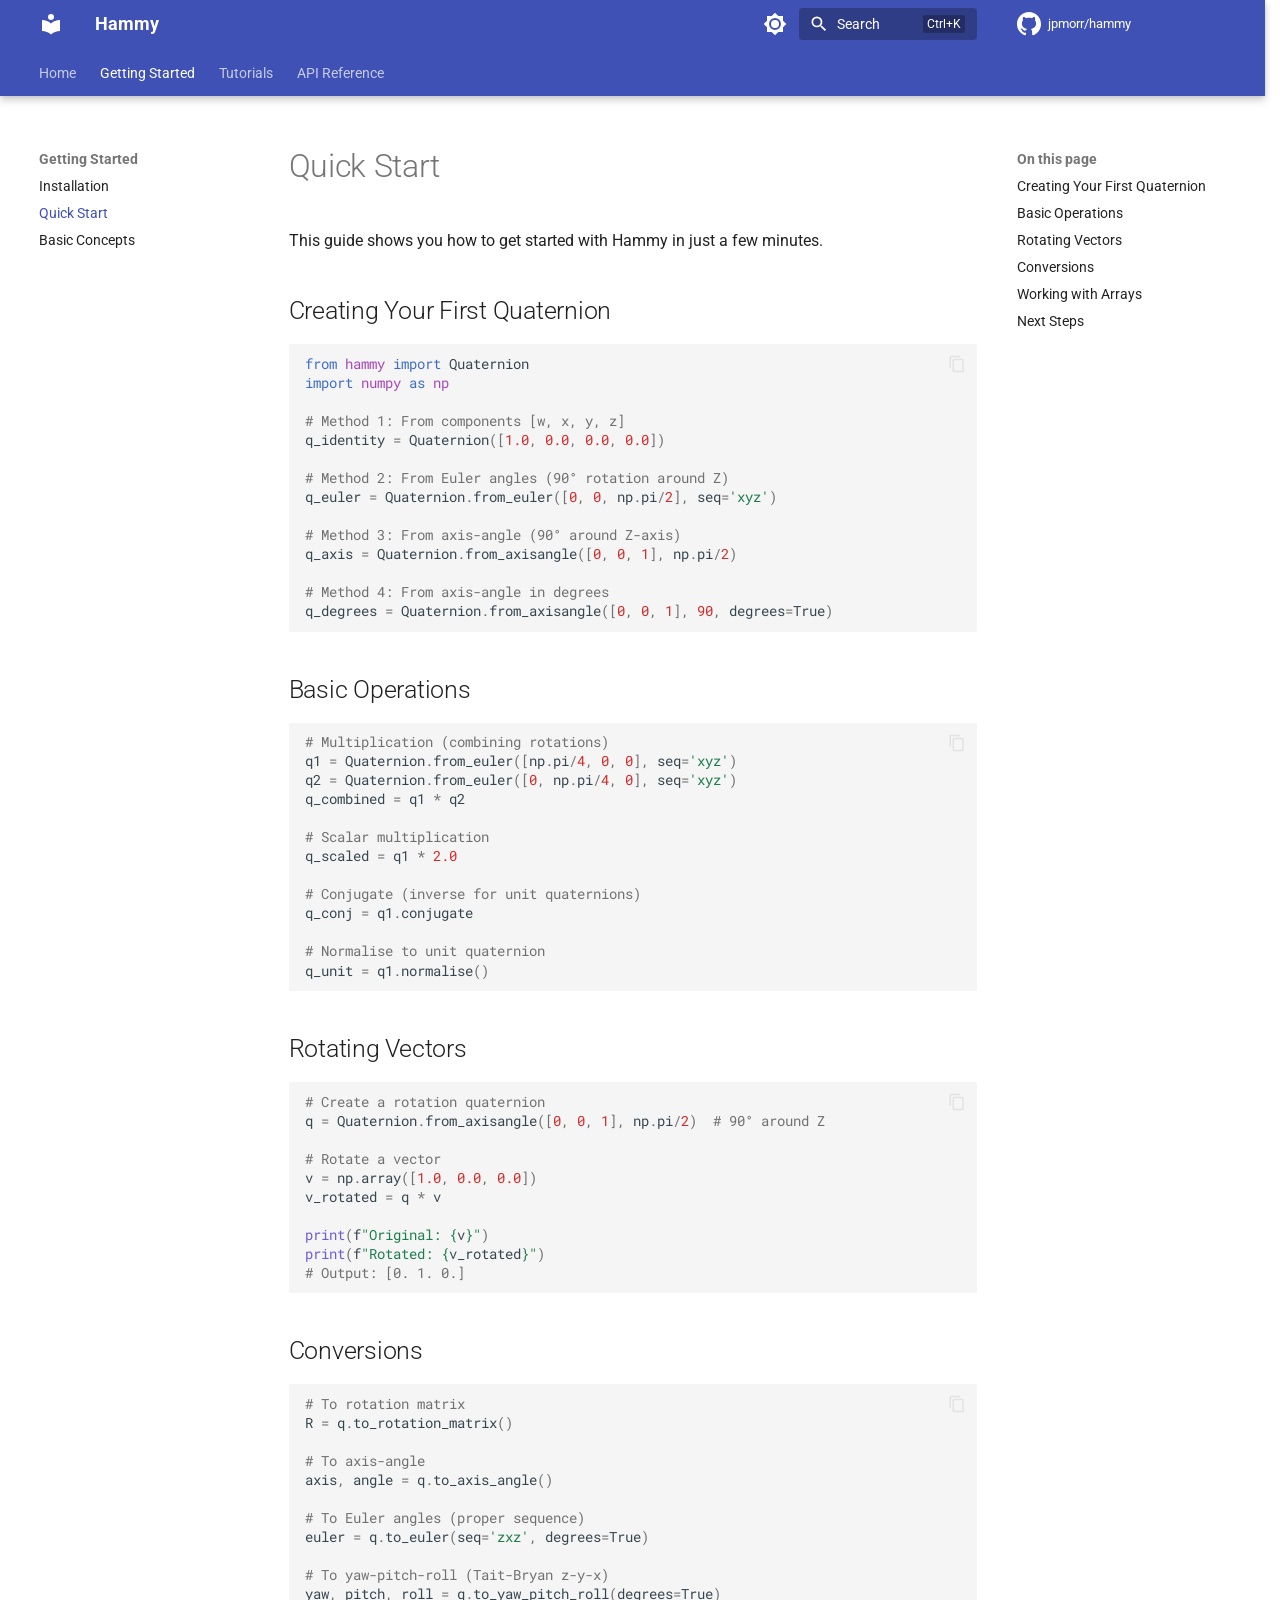
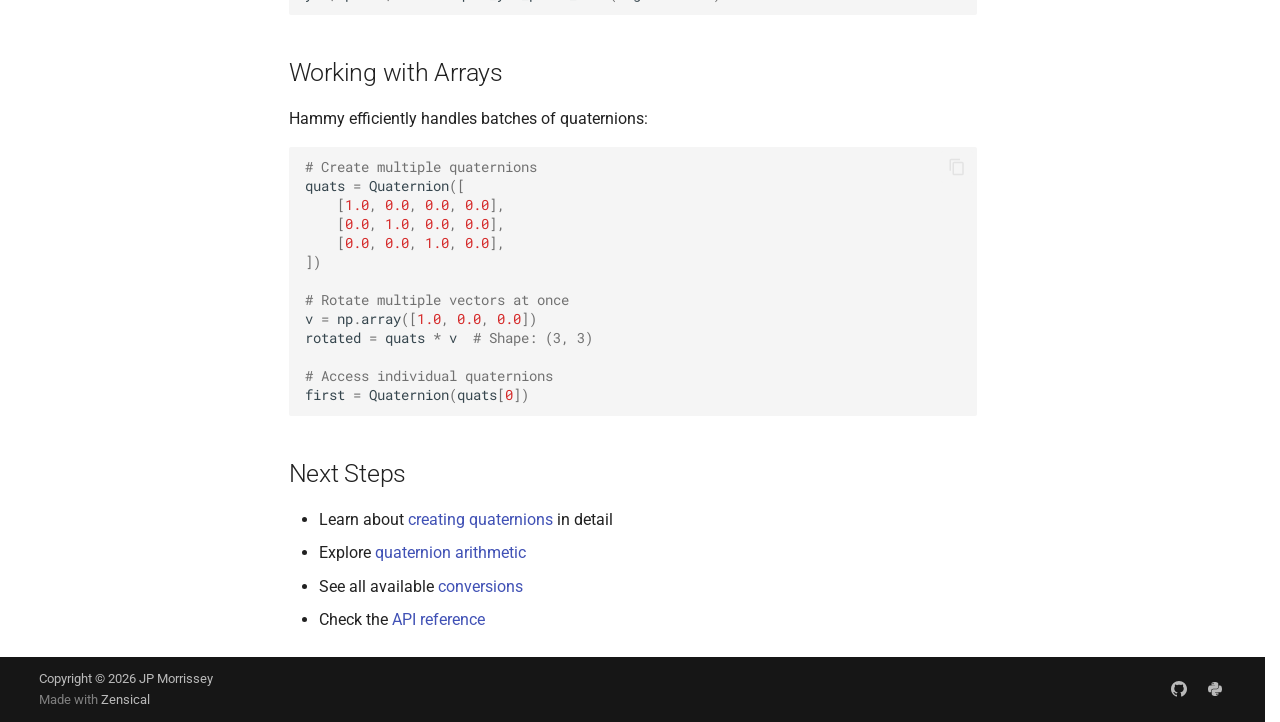
<file: getting-started/quick-start/index.html>
<!doctype html>
<html lang="en" class="no-js">
  <head>
    
      <meta charset="utf-8">
      <meta name="viewport" content="width=device-width,initial-scale=1">
      
        <meta name="description" content="NumPy&#x2f;Numba-accelerated quaternion mathematics for 3D rotations">
      
      
      
        <link rel="canonical" href="https://jpmorr.github.io/hammy/getting-started/quick-start/">
      
      
      
        <link rel="prev" href="../installation/">
      
      
        <link rel="next" href="../concepts/">
      
      
        
      
      
      <link rel="icon" href="../../assets/images/favicon.png">
      <meta name="generator" content="zensical-0.0.74">
    
    
      
        <title>Quick Start - Hammy</title>
      
    
    
      
        
      
      <link rel="stylesheet" href="../../assets/stylesheets/classic/main.94dd801d.min.css">
      
        
          
        
        <link rel="stylesheet" href="../../assets/stylesheets/classic/palette.813d4b3f.min.css">
      
      


    
    
      
    
    
      
        
        
        <link rel="preconnect" href="https://fonts.gstatic.com" crossorigin>
        <link rel="stylesheet" href="https://fonts.googleapis.com/css?family=Roboto:300,300i,400,400i,500,500i,700,700i%7CRoboto+Mono:400,400i,700,700i&amp;display=fallback">
        <style>:root{--md-text-font:"Roboto";--md-code-font:"Roboto Mono"}</style>
      
    
    
    <script>__md_scope=new URL("../..",location),__md_scope.pathname.endsWith("/")||(__md_scope=new URL(__md_scope.pathname+"/",location)),__md_hash=e=>[...e].reduce(((e,t)=>(e<<5)-e+t.charCodeAt(0)),0),__md_get=(e,t=localStorage,_=__md_scope)=>JSON.parse(t.getItem(_.pathname+"."+e)),__md_set=(e,t,_=localStorage,a=__md_scope)=>{try{_.setItem(a.pathname+"."+e,JSON.stringify(t))}catch(e){}},document.documentElement.setAttribute("data-platform",navigator.platform)</script>
    
      

    
    
  </head>
  
  
    
    
      
    
    
    
    
    <body dir="ltr" data-md-color-scheme="default" data-md-color-primary="indigo" data-md-color-accent="indigo">
  
    
    <input class="md-toggle" data-md-toggle="drawer" type="checkbox" id="__drawer" autocomplete="off">
    <input class="md-toggle" data-md-toggle="search" type="checkbox" id="__search" autocomplete="off">
    <label class="md-overlay" for="__drawer" aria-hidden="true"></label>
    <div data-md-component="skip">
      <a href="#__skip" class="md-skip">
        Skip to content
      </a>
    </div>
    <div data-md-component="announce">
      
    </div>
    
    
      

  

<header class="md-header md-header--shadow md-header--lifted" data-md-component="header">
  <nav class="md-header__inner md-grid" aria-label="Header">
    <a href="../.." title="Hammy" class="md-header__button md-logo" aria-label="Hammy" data-md-component="logo">
      
  
  <svg xmlns="http://www.w3.org/2000/svg" viewBox="0 0 24 24"><path d="M12 8a3 3 0 0 0 3-3 3 3 0 0 0-3-3 3 3 0 0 0-3 3 3 3 0 0 0 3 3m0 3.54C9.64 9.35 6.5 8 3 8v11c3.5 0 6.64 1.35 9 3.54 2.36-2.19 5.5-3.54 9-3.54V8c-3.5 0-6.64 1.35-9 3.54"/></svg>

    </a>
    <label class="md-header__button md-icon" for="__drawer">
      
      <svg xmlns="http://www.w3.org/2000/svg" viewBox="0 0 24 24"><path d="M3 6h18v2H3zm0 5h18v2H3zm0 5h18v2H3z"/></svg>
      <span class="md-visually-hidden">Navigation</span>
    </label>
    <div class="md-header__title" data-md-component="header-title">
      <div class="md-header__ellipsis">
        <div class="md-header__topic">
          <span class="md-ellipsis">
            Hammy
          </span>
        </div>
        <div class="md-header__topic" data-md-component="header-topic">
          <span class="md-ellipsis">
            
              Quick Start
            
          </span>
        </div>
      </div>
    </div>
    
      
        <form class="md-header__option" data-md-component="palette">
  
    
    
    
    <input class="md-option" data-md-color-media="none" data-md-color-scheme="default" data-md-color-primary="indigo" data-md-color-accent="indigo"  aria-label="Switch to dark mode"  type="radio" name="__palette" id="__palette_0">
    
      <label class="md-header__button md-icon" title="Switch to dark mode" for="__palette_1" hidden>
        <svg xmlns="http://www.w3.org/2000/svg" viewBox="0 0 24 24"><path d="M12 8a4 4 0 0 0-4 4 4 4 0 0 0 4 4 4 4 0 0 0 4-4 4 4 0 0 0-4-4m0 10a6 6 0 0 1-6-6 6 6 0 0 1 6-6 6 6 0 0 1 6 6 6 6 0 0 1-6 6m8-9.31V4h-4.69L12 .69 8.69 4H4v4.69L.69 12 4 15.31V20h4.69L12 23.31 15.31 20H20v-4.69L23.31 12z"/></svg>
      </label>
    
  
    
    
    
    <input class="md-option" data-md-color-media="none" data-md-color-scheme="slate" data-md-color-primary="indigo" data-md-color-accent="indigo"  aria-label="Switch to light mode"  type="radio" name="__palette" id="__palette_1">
    
      <label class="md-header__button md-icon" title="Switch to light mode" for="__palette_0" hidden>
        <svg xmlns="http://www.w3.org/2000/svg" viewBox="0 0 24 24"><path d="M12 18c-.89 0-1.74-.2-2.5-.55C11.56 16.5 13 14.42 13 12s-1.44-4.5-3.5-5.45C10.26 6.2 11.11 6 12 6a6 6 0 0 1 6 6 6 6 0 0 1-6 6m8-9.31V4h-4.69L12 .69 8.69 4H4v4.69L.69 12 4 15.31V20h4.69L12 23.31 15.31 20H20v-4.69L23.31 12z"/></svg>
      </label>
    
  
</form>
      
    
    
      <script>var palette=__md_get("__palette");if(palette&&palette.color){if("(prefers-color-scheme)"===palette.color.media){var media=matchMedia("(prefers-color-scheme: light)"),input=document.querySelector(media.matches?"[data-md-color-media='(prefers-color-scheme: light)']":"[data-md-color-media='(prefers-color-scheme: dark)']");palette.color.media=input.getAttribute("data-md-color-media"),palette.color.scheme=input.getAttribute("data-md-color-scheme"),palette.color.primary=input.getAttribute("data-md-color-primary"),palette.color.accent=input.getAttribute("data-md-color-accent")}for(var[key,value]of Object.entries(palette.color))document.body.setAttribute("data-md-color-"+key,value)}</script>
    
    
    
      
      
        <label class="md-header__button md-icon" for="__search">
          
          <svg xmlns="http://www.w3.org/2000/svg" viewBox="0 0 24 24"><path d="M9.5 3A6.5 6.5 0 0 1 16 9.5c0 1.61-.59 3.09-1.56 4.23l.27.27h.79l5 5-1.5 1.5-5-5v-.79l-.27-.27A6.52 6.52 0 0 1 9.5 16 6.5 6.5 0 0 1 3 9.5 6.5 6.5 0 0 1 9.5 3m0 2C7 5 5 7 5 9.5S7 14 9.5 14 14 12 14 9.5 12 5 9.5 5"/></svg>
          <span class="md-visually-hidden">Search</span>
        </label>
        <div class="md-search" data-md-component="search" role="dialog" aria-label="Search">
  <button type="button" class="md-search__button">
    Search
  </button>
</div>
      
    
    <div class="md-header__source">
      
        <a href="https://github.com/jpmorr/hammy" title="Go to repository" class="md-source" data-md-component="source">
  <div class="md-source__icon md-icon">
    
    <svg xmlns="http://www.w3.org/2000/svg" viewBox="0 0 512 512"><!--! Font Awesome Free 7.3.1 by @fontawesome - https://fontawesome.com License - https://fontawesome.com/license/free (Icons: CC BY 4.0, Fonts: SIL OFL 1.1, Code: MIT License) Copyright 2026 Fonticons, Inc.--><path fill="currentColor" d="M216.5 362.5c-66-8-112.5-55.5-112.5-117 0-25 9-52 24-70-6.5-16.5-5.5-51.5 2-66 20-2.5 47 8 63 22.5 19-6 39-9 63.5-9s44.5 3 62.5 8.5c15.5-14 43-24.5 63-22 7 13.5 8 48.5 1.5 65.5 16 19 24.5 44.5 24.5 70.5 0 61.5-46.5 108-113.5 116.5 17 11 28.5 35 28.5 62.5v52c0 15 12.5 23.5 27.5 17.5C441 459.5 512 369 512 257 512 115.5 397 0 255.5 0S0 115.5 0 257c0 111 70.5 203 165.5 237.5 13.5 5 26.5-4 26.5-17.5v-40c-7 3-16 5-24 5-33 0-52.5-18-66.5-51.5-5.5-13.5-11.5-21.5-23-23-6-.5-8-3-8-6 0-6 10-10.5 20-10.5 14.5 0 27 9 40 27.5 10 14.5 20.5 21 33 21s20.5-4.5 32-16c8.5-8.5 15-16 21-21"/></svg>
  </div>
  <div class="md-source__repository">
    jpmorr/hammy
  </div>
</a>
      
    </div>
  </nav>
  
    
      
<nav class="md-tabs" aria-label="Tabs" data-md-component="tabs">
  <div class="md-grid">
    <ul class="md-tabs__list">
      
        
  
  
  
  
    <li class="md-tabs__item">
      <a href="../.." class="md-tabs__link">
        
  
  Home

      </a>
    </li>
  

      
        
  
  
  
    
  
  
    
      
      
        
      
        
      
        
      
    
    
    
    
      <li class="md-tabs__item md-tabs__item--active">
        <a href="../installation/" class="md-tabs__link">
          
  
  Getting Started

        </a>
      </li>
    
  

      
        
  
  
  
  
    
      
      
        
      
        
      
        
      
        
      
    
    
    
    
      <li class="md-tabs__item">
        <a href="../../tutorials/creating-quaternions/" class="md-tabs__link">
          
  
  Tutorials

        </a>
      </li>
    
  

      
        
  
  
  
  
    
      
      
        
      
        
      
        
      
    
    
    
    
      <li class="md-tabs__item">
        <a href="../../reference/quaternion/" class="md-tabs__link">
          
  
  API Reference

        </a>
      </li>
    
  

      
    </ul>
  </div>
</nav>
    
  
</header>
    
    <div class="md-container" data-md-component="container">
      
      
        
      
      <main class="md-main" data-md-component="main">
        <div class="md-main__inner md-grid">
          
            
              
              <div class="md-sidebar md-sidebar--primary" data-md-component="sidebar" data-md-type="navigation" >
                <div class="md-sidebar__scrollwrap">
                  <div class="md-sidebar__inner">
                    


  


<nav class="md-nav md-nav--primary md-nav--lifted" aria-label="Navigation" data-md-level="0">
  <label class="md-nav__title" for="__drawer">
    <a href="../.." title="Hammy" class="md-nav__button md-logo" aria-label="Hammy" data-md-component="logo">
      
  
  <svg xmlns="http://www.w3.org/2000/svg" viewBox="0 0 24 24"><path d="M12 8a3 3 0 0 0 3-3 3 3 0 0 0-3-3 3 3 0 0 0-3 3 3 3 0 0 0 3 3m0 3.54C9.64 9.35 6.5 8 3 8v11c3.5 0 6.64 1.35 9 3.54 2.36-2.19 5.5-3.54 9-3.54V8c-3.5 0-6.64 1.35-9 3.54"/></svg>

    </a>
    Hammy
  </label>
  
    <div class="md-nav__source">
      <a href="https://github.com/jpmorr/hammy" title="Go to repository" class="md-source" data-md-component="source">
  <div class="md-source__icon md-icon">
    
    <svg xmlns="http://www.w3.org/2000/svg" viewBox="0 0 512 512"><!--! Font Awesome Free 7.3.1 by @fontawesome - https://fontawesome.com License - https://fontawesome.com/license/free (Icons: CC BY 4.0, Fonts: SIL OFL 1.1, Code: MIT License) Copyright 2026 Fonticons, Inc.--><path fill="currentColor" d="M216.5 362.5c-66-8-112.5-55.5-112.5-117 0-25 9-52 24-70-6.5-16.5-5.5-51.5 2-66 20-2.5 47 8 63 22.5 19-6 39-9 63.5-9s44.5 3 62.5 8.5c15.5-14 43-24.5 63-22 7 13.5 8 48.5 1.5 65.5 16 19 24.5 44.5 24.5 70.5 0 61.5-46.5 108-113.5 116.5 17 11 28.5 35 28.5 62.5v52c0 15 12.5 23.5 27.5 17.5C441 459.5 512 369 512 257 512 115.5 397 0 255.5 0S0 115.5 0 257c0 111 70.5 203 165.5 237.5 13.5 5 26.5-4 26.5-17.5v-40c-7 3-16 5-24 5-33 0-52.5-18-66.5-51.5-5.5-13.5-11.5-21.5-23-23-6-.5-8-3-8-6 0-6 10-10.5 20-10.5 14.5 0 27 9 40 27.5 10 14.5 20.5 21 33 21s20.5-4.5 32-16c8.5-8.5 15-16 21-21"/></svg>
  </div>
  <div class="md-source__repository">
    jpmorr/hammy
  </div>
</a>
    </div>
  
  <ul class="md-nav__list" data-md-scrollfix>
    
      
      
  
  
  
  
    <li class="md-nav__item">
      <a href="../.." class="md-nav__link">
        
  
  
  <span class="md-ellipsis">
    
  
  Home

    
  </span>
  
  

      </a>
    </li>
  

    
      
      
  
  
    
  
  
  
    
    
      
        
      
        
      
        
      
    
    
    
      
        
        
      
      
        
      
    
    
    <li class="md-nav__item md-nav__item--active md-nav__item--section md-nav__item--nested">
      
        
        
        <input class="md-nav__toggle md-toggle " type="checkbox" id="__nav_2" checked>
        
          
          <label class="md-nav__link" for="__nav_2" id="__nav_2_label" tabindex="">
            
  
  
  <span class="md-ellipsis">
    
  
  Getting Started

    
  </span>
  
  

            <span class="md-nav__icon md-icon"></span>
          </label>
        
        
          <nav class="md-nav" data-md-level="1" aria-labelledby="__nav_2_label" aria-expanded="true">
            <label class="md-nav__title" for="__nav_2">
              <span class="md-nav__icon md-icon"></span>
              
  
  Getting Started

            </label>
            <ul class="md-nav__list" data-md-scrollfix>
              
                
                  
  
  
  
  
    <li class="md-nav__item">
      <a href="../installation/" class="md-nav__link">
        
  
  
  <span class="md-ellipsis">
    
  
  Installation

    
  </span>
  
  

      </a>
    </li>
  

                
              
                
                  
  
  
    
  
  
  
    <li class="md-nav__item md-nav__item--active">
      
      
        <input class="md-nav__toggle md-toggle" type="checkbox" id="__toc">
      
      
      
        
      
      
        <label class="md-nav__link md-nav__link--active" for="__toc">
          
  
  
  <span class="md-ellipsis">
    
  
  Quick Start

    
  </span>
  
  

          <span class="md-nav__icon md-icon"></span>
        </label>
      
      <a href="././" class="md-nav__link md-nav__link--active">
        
  
  
  <span class="md-ellipsis">
    
  
  Quick Start

    
  </span>
  
  

      </a>
      
        


<nav class="md-nav md-nav--secondary" aria-label="On this page">
  
  
  
    
  
  
    <label class="md-nav__title" for="__toc">
      <span class="md-nav__icon md-icon"></span>
      On this page
    </label>
    <ul class="md-nav__list" data-md-component="toc" data-md-scrollfix>
      
        <li class="md-nav__item">
  <a href="#creating-your-first-quaternion" class="md-nav__link">
    <span class="md-ellipsis">
      <span class="md-typeset">
        Creating Your First Quaternion
      </span>
    </span>
  </a>
  
</li>
      
        <li class="md-nav__item">
  <a href="#basic-operations" class="md-nav__link">
    <span class="md-ellipsis">
      <span class="md-typeset">
        Basic Operations
      </span>
    </span>
  </a>
  
</li>
      
        <li class="md-nav__item">
  <a href="#rotating-vectors" class="md-nav__link">
    <span class="md-ellipsis">
      <span class="md-typeset">
        Rotating Vectors
      </span>
    </span>
  </a>
  
</li>
      
        <li class="md-nav__item">
  <a href="#conversions" class="md-nav__link">
    <span class="md-ellipsis">
      <span class="md-typeset">
        Conversions
      </span>
    </span>
  </a>
  
</li>
      
        <li class="md-nav__item">
  <a href="#working-with-arrays" class="md-nav__link">
    <span class="md-ellipsis">
      <span class="md-typeset">
        Working with Arrays
      </span>
    </span>
  </a>
  
</li>
      
        <li class="md-nav__item">
  <a href="#next-steps" class="md-nav__link">
    <span class="md-ellipsis">
      <span class="md-typeset">
        Next Steps
      </span>
    </span>
  </a>
  
</li>
      
    </ul>
  
</nav>
      
    </li>
  

                
              
                
                  
  
  
  
  
    <li class="md-nav__item">
      <a href="../concepts/" class="md-nav__link">
        
  
  
  <span class="md-ellipsis">
    
  
  Basic Concepts

    
  </span>
  
  

      </a>
    </li>
  

                
              
            </ul>
          </nav>
        
      
    </li>
  

    
      
      
  
  
  
  
    
    
      
        
      
        
      
        
      
        
      
    
    
    
      
      
        
      
    
    
    <li class="md-nav__item md-nav__item--nested">
      
        
        
          
        
        <input class="md-nav__toggle md-toggle md-toggle--indeterminate" type="checkbox" id="__nav_3" >
        
          
          <label class="md-nav__link" for="__nav_3" id="__nav_3_label" tabindex="0">
            
  
  
  <span class="md-ellipsis">
    
  
  Tutorials

    
  </span>
  
  

            <span class="md-nav__icon md-icon"></span>
          </label>
        
        
          <nav class="md-nav" data-md-level="1" aria-labelledby="__nav_3_label" aria-expanded="false">
            <label class="md-nav__title" for="__nav_3">
              <span class="md-nav__icon md-icon"></span>
              
  
  Tutorials

            </label>
            <ul class="md-nav__list" data-md-scrollfix>
              
                
                  
  
  
  
  
    <li class="md-nav__item">
      <a href="../../tutorials/creating-quaternions/" class="md-nav__link">
        
  
  
  <span class="md-ellipsis">
    
  
  Creating Quaternions

    
  </span>
  
  

      </a>
    </li>
  

                
              
                
                  
  
  
  
  
    <li class="md-nav__item">
      <a href="../../tutorials/arithmetic/" class="md-nav__link">
        
  
  
  <span class="md-ellipsis">
    
  
  Quaternion Arithmetic

    
  </span>
  
  

      </a>
    </li>
  

                
              
                
                  
  
  
  
  
    <li class="md-nav__item">
      <a href="../../tutorials/conversions/" class="md-nav__link">
        
  
  
  <span class="md-ellipsis">
    
  
  Conversions

    
  </span>
  
  

      </a>
    </li>
  

                
              
                
                  
  
  
  
  
    <li class="md-nav__item">
      <a href="../../tutorials/batch-operations/" class="md-nav__link">
        
  
  
  <span class="md-ellipsis">
    
  
  Batch Operations

    
  </span>
  
  

      </a>
    </li>
  

                
              
            </ul>
          </nav>
        
      
    </li>
  

    
      
      
  
  
  
  
    
    
      
        
      
        
      
        
      
    
    
    
      
      
        
      
    
    
    <li class="md-nav__item md-nav__item--nested">
      
        
        
          
        
        <input class="md-nav__toggle md-toggle md-toggle--indeterminate" type="checkbox" id="__nav_4" >
        
          
          <label class="md-nav__link" for="__nav_4" id="__nav_4_label" tabindex="0">
            
  
  
  <span class="md-ellipsis">
    
  
  API Reference

    
  </span>
  
  

            <span class="md-nav__icon md-icon"></span>
          </label>
        
        
          <nav class="md-nav" data-md-level="1" aria-labelledby="__nav_4_label" aria-expanded="false">
            <label class="md-nav__title" for="__nav_4">
              <span class="md-nav__icon md-icon"></span>
              
  
  API Reference

            </label>
            <ul class="md-nav__list" data-md-scrollfix>
              
                
                  
  
  
  
  
    <li class="md-nav__item">
      <a href="../../reference/quaternion/" class="md-nav__link">
        
  
  
  <span class="md-ellipsis">
    
  
  Quaternion Class

    
  </span>
  
  

      </a>
    </li>
  

                
              
                
                  
  
  
  
  
    <li class="md-nav__item">
      <a href="../../reference/utilities/" class="md-nav__link">
        
  
  
  <span class="md-ellipsis">
    
  
  Utilities

    
  </span>
  
  

      </a>
    </li>
  

                
              
                
                  
  
  
  
  
    <li class="md-nav__item">
      <a href="../../reference/version/" class="md-nav__link">
        
  
  
  <span class="md-ellipsis">
    
  
  Version

    
  </span>
  
  

      </a>
    </li>
  

                
              
            </ul>
          </nav>
        
      
    </li>
  

    
  </ul>
</nav>
                  </div>
                </div>
              </div>
            
            
              
              <div class="md-sidebar md-sidebar--secondary" data-md-component="sidebar" data-md-type="toc" >
                <div class="md-sidebar__scrollwrap">
                  
                  <div class="md-sidebar__inner">
                    


<nav class="md-nav md-nav--secondary" aria-label="On this page">
  
  
  
    
  
  
    <label class="md-nav__title" for="__toc">
      <span class="md-nav__icon md-icon"></span>
      On this page
    </label>
    <ul class="md-nav__list" data-md-component="toc" data-md-scrollfix>
      
        <li class="md-nav__item">
  <a href="#creating-your-first-quaternion" class="md-nav__link">
    <span class="md-ellipsis">
      <span class="md-typeset">
        Creating Your First Quaternion
      </span>
    </span>
  </a>
  
</li>
      
        <li class="md-nav__item">
  <a href="#basic-operations" class="md-nav__link">
    <span class="md-ellipsis">
      <span class="md-typeset">
        Basic Operations
      </span>
    </span>
  </a>
  
</li>
      
        <li class="md-nav__item">
  <a href="#rotating-vectors" class="md-nav__link">
    <span class="md-ellipsis">
      <span class="md-typeset">
        Rotating Vectors
      </span>
    </span>
  </a>
  
</li>
      
        <li class="md-nav__item">
  <a href="#conversions" class="md-nav__link">
    <span class="md-ellipsis">
      <span class="md-typeset">
        Conversions
      </span>
    </span>
  </a>
  
</li>
      
        <li class="md-nav__item">
  <a href="#working-with-arrays" class="md-nav__link">
    <span class="md-ellipsis">
      <span class="md-typeset">
        Working with Arrays
      </span>
    </span>
  </a>
  
</li>
      
        <li class="md-nav__item">
  <a href="#next-steps" class="md-nav__link">
    <span class="md-ellipsis">
      <span class="md-typeset">
        Next Steps
      </span>
    </span>
  </a>
  
</li>
      
    </ul>
  
</nav>
                  </div>
                </div>
              </div>
            
          
          
            <div class="md-content" data-md-component="content">
              
              <article class="md-content__inner md-typeset">
                <a id="__skip" tabindex="-1"></a>
                
                  

  
  


<h1 id="quick-start">Quick Start<a class="headerlink" href="#quick-start" title="Permanent link">&para;</a></h1>
<p>This guide shows you how to get started with Hammy in just a few minutes.</p>
<h2 id="creating-your-first-quaternion">Creating Your First Quaternion<a class="headerlink" href="#creating-your-first-quaternion" title="Permanent link">&para;</a></h2>
<div class="language-python highlight"><pre><span></span><code><span id="__span-0-1"><a id="__codelineno-0-1" name="__codelineno-0-1" href="#__codelineno-0-1"></a><span class="kn">from</span><span class="w"> </span><span class="nn">hammy</span><span class="w"> </span><span class="kn">import</span> <span class="n">Quaternion</span>
</span><span id="__span-0-2"><a id="__codelineno-0-2" name="__codelineno-0-2" href="#__codelineno-0-2"></a><span class="kn">import</span><span class="w"> </span><span class="nn">numpy</span><span class="w"> </span><span class="k">as</span><span class="w"> </span><span class="nn">np</span>
</span><span id="__span-0-3"><a id="__codelineno-0-3" name="__codelineno-0-3" href="#__codelineno-0-3"></a>
</span><span id="__span-0-4"><a id="__codelineno-0-4" name="__codelineno-0-4" href="#__codelineno-0-4"></a><span class="c1"># Method 1: From components [w, x, y, z]</span>
</span><span id="__span-0-5"><a id="__codelineno-0-5" name="__codelineno-0-5" href="#__codelineno-0-5"></a><span class="n">q_identity</span> <span class="o">=</span> <span class="n">Quaternion</span><span class="p">([</span><span class="mf">1.0</span><span class="p">,</span> <span class="mf">0.0</span><span class="p">,</span> <span class="mf">0.0</span><span class="p">,</span> <span class="mf">0.0</span><span class="p">])</span>
</span><span id="__span-0-6"><a id="__codelineno-0-6" name="__codelineno-0-6" href="#__codelineno-0-6"></a>
</span><span id="__span-0-7"><a id="__codelineno-0-7" name="__codelineno-0-7" href="#__codelineno-0-7"></a><span class="c1"># Method 2: From Euler angles (90° rotation around Z)</span>
</span><span id="__span-0-8"><a id="__codelineno-0-8" name="__codelineno-0-8" href="#__codelineno-0-8"></a><span class="n">q_euler</span> <span class="o">=</span> <span class="n">Quaternion</span><span class="o">.</span><span class="n">from_euler</span><span class="p">([</span><span class="mi">0</span><span class="p">,</span> <span class="mi">0</span><span class="p">,</span> <span class="n">np</span><span class="o">.</span><span class="n">pi</span><span class="o">/</span><span class="mi">2</span><span class="p">],</span> <span class="n">seq</span><span class="o">=</span><span class="s1">'xyz'</span><span class="p">)</span>
</span><span id="__span-0-9"><a id="__codelineno-0-9" name="__codelineno-0-9" href="#__codelineno-0-9"></a>
</span><span id="__span-0-10"><a id="__codelineno-0-10" name="__codelineno-0-10" href="#__codelineno-0-10"></a><span class="c1"># Method 3: From axis-angle (90° around Z-axis)</span>
</span><span id="__span-0-11"><a id="__codelineno-0-11" name="__codelineno-0-11" href="#__codelineno-0-11"></a><span class="n">q_axis</span> <span class="o">=</span> <span class="n">Quaternion</span><span class="o">.</span><span class="n">from_axisangle</span><span class="p">([</span><span class="mi">0</span><span class="p">,</span> <span class="mi">0</span><span class="p">,</span> <span class="mi">1</span><span class="p">],</span> <span class="n">np</span><span class="o">.</span><span class="n">pi</span><span class="o">/</span><span class="mi">2</span><span class="p">)</span>
</span><span id="__span-0-12"><a id="__codelineno-0-12" name="__codelineno-0-12" href="#__codelineno-0-12"></a>
</span><span id="__span-0-13"><a id="__codelineno-0-13" name="__codelineno-0-13" href="#__codelineno-0-13"></a><span class="c1"># Method 4: From axis-angle in degrees</span>
</span><span id="__span-0-14"><a id="__codelineno-0-14" name="__codelineno-0-14" href="#__codelineno-0-14"></a><span class="n">q_degrees</span> <span class="o">=</span> <span class="n">Quaternion</span><span class="o">.</span><span class="n">from_axisangle</span><span class="p">([</span><span class="mi">0</span><span class="p">,</span> <span class="mi">0</span><span class="p">,</span> <span class="mi">1</span><span class="p">],</span> <span class="mi">90</span><span class="p">,</span> <span class="n">degrees</span><span class="o">=</span><span class="kc">True</span><span class="p">)</span>
</span></code></pre></div>
<h2 id="basic-operations">Basic Operations<a class="headerlink" href="#basic-operations" title="Permanent link">&para;</a></h2>
<div class="language-python highlight"><pre><span></span><code><span id="__span-1-1"><a id="__codelineno-1-1" name="__codelineno-1-1" href="#__codelineno-1-1"></a><span class="c1"># Multiplication (combining rotations)</span>
</span><span id="__span-1-2"><a id="__codelineno-1-2" name="__codelineno-1-2" href="#__codelineno-1-2"></a><span class="n">q1</span> <span class="o">=</span> <span class="n">Quaternion</span><span class="o">.</span><span class="n">from_euler</span><span class="p">([</span><span class="n">np</span><span class="o">.</span><span class="n">pi</span><span class="o">/</span><span class="mi">4</span><span class="p">,</span> <span class="mi">0</span><span class="p">,</span> <span class="mi">0</span><span class="p">],</span> <span class="n">seq</span><span class="o">=</span><span class="s1">'xyz'</span><span class="p">)</span>
</span><span id="__span-1-3"><a id="__codelineno-1-3" name="__codelineno-1-3" href="#__codelineno-1-3"></a><span class="n">q2</span> <span class="o">=</span> <span class="n">Quaternion</span><span class="o">.</span><span class="n">from_euler</span><span class="p">([</span><span class="mi">0</span><span class="p">,</span> <span class="n">np</span><span class="o">.</span><span class="n">pi</span><span class="o">/</span><span class="mi">4</span><span class="p">,</span> <span class="mi">0</span><span class="p">],</span> <span class="n">seq</span><span class="o">=</span><span class="s1">'xyz'</span><span class="p">)</span>
</span><span id="__span-1-4"><a id="__codelineno-1-4" name="__codelineno-1-4" href="#__codelineno-1-4"></a><span class="n">q_combined</span> <span class="o">=</span> <span class="n">q1</span> <span class="o">*</span> <span class="n">q2</span>
</span><span id="__span-1-5"><a id="__codelineno-1-5" name="__codelineno-1-5" href="#__codelineno-1-5"></a>
</span><span id="__span-1-6"><a id="__codelineno-1-6" name="__codelineno-1-6" href="#__codelineno-1-6"></a><span class="c1"># Scalar multiplication</span>
</span><span id="__span-1-7"><a id="__codelineno-1-7" name="__codelineno-1-7" href="#__codelineno-1-7"></a><span class="n">q_scaled</span> <span class="o">=</span> <span class="n">q1</span> <span class="o">*</span> <span class="mf">2.0</span>
</span><span id="__span-1-8"><a id="__codelineno-1-8" name="__codelineno-1-8" href="#__codelineno-1-8"></a>
</span><span id="__span-1-9"><a id="__codelineno-1-9" name="__codelineno-1-9" href="#__codelineno-1-9"></a><span class="c1"># Conjugate (inverse for unit quaternions)</span>
</span><span id="__span-1-10"><a id="__codelineno-1-10" name="__codelineno-1-10" href="#__codelineno-1-10"></a><span class="n">q_conj</span> <span class="o">=</span> <span class="n">q1</span><span class="o">.</span><span class="n">conjugate</span>
</span><span id="__span-1-11"><a id="__codelineno-1-11" name="__codelineno-1-11" href="#__codelineno-1-11"></a>
</span><span id="__span-1-12"><a id="__codelineno-1-12" name="__codelineno-1-12" href="#__codelineno-1-12"></a><span class="c1"># Normalise to unit quaternion</span>
</span><span id="__span-1-13"><a id="__codelineno-1-13" name="__codelineno-1-13" href="#__codelineno-1-13"></a><span class="n">q_unit</span> <span class="o">=</span> <span class="n">q1</span><span class="o">.</span><span class="n">normalise</span><span class="p">()</span>
</span></code></pre></div>
<h2 id="rotating-vectors">Rotating Vectors<a class="headerlink" href="#rotating-vectors" title="Permanent link">&para;</a></h2>
<div class="language-python highlight"><pre><span></span><code><span id="__span-2-1"><a id="__codelineno-2-1" name="__codelineno-2-1" href="#__codelineno-2-1"></a><span class="c1"># Create a rotation quaternion</span>
</span><span id="__span-2-2"><a id="__codelineno-2-2" name="__codelineno-2-2" href="#__codelineno-2-2"></a><span class="n">q</span> <span class="o">=</span> <span class="n">Quaternion</span><span class="o">.</span><span class="n">from_axisangle</span><span class="p">([</span><span class="mi">0</span><span class="p">,</span> <span class="mi">0</span><span class="p">,</span> <span class="mi">1</span><span class="p">],</span> <span class="n">np</span><span class="o">.</span><span class="n">pi</span><span class="o">/</span><span class="mi">2</span><span class="p">)</span>  <span class="c1"># 90° around Z</span>
</span><span id="__span-2-3"><a id="__codelineno-2-3" name="__codelineno-2-3" href="#__codelineno-2-3"></a>
</span><span id="__span-2-4"><a id="__codelineno-2-4" name="__codelineno-2-4" href="#__codelineno-2-4"></a><span class="c1"># Rotate a vector</span>
</span><span id="__span-2-5"><a id="__codelineno-2-5" name="__codelineno-2-5" href="#__codelineno-2-5"></a><span class="n">v</span> <span class="o">=</span> <span class="n">np</span><span class="o">.</span><span class="n">array</span><span class="p">([</span><span class="mf">1.0</span><span class="p">,</span> <span class="mf">0.0</span><span class="p">,</span> <span class="mf">0.0</span><span class="p">])</span>
</span><span id="__span-2-6"><a id="__codelineno-2-6" name="__codelineno-2-6" href="#__codelineno-2-6"></a><span class="n">v_rotated</span> <span class="o">=</span> <span class="n">q</span> <span class="o">*</span> <span class="n">v</span>
</span><span id="__span-2-7"><a id="__codelineno-2-7" name="__codelineno-2-7" href="#__codelineno-2-7"></a>
</span><span id="__span-2-8"><a id="__codelineno-2-8" name="__codelineno-2-8" href="#__codelineno-2-8"></a><span class="nb">print</span><span class="p">(</span><span class="sa">f</span><span class="s2">"Original: </span><span class="si">{</span><span class="n">v</span><span class="si">}</span><span class="s2">"</span><span class="p">)</span>
</span><span id="__span-2-9"><a id="__codelineno-2-9" name="__codelineno-2-9" href="#__codelineno-2-9"></a><span class="nb">print</span><span class="p">(</span><span class="sa">f</span><span class="s2">"Rotated: </span><span class="si">{</span><span class="n">v_rotated</span><span class="si">}</span><span class="s2">"</span><span class="p">)</span>
</span><span id="__span-2-10"><a id="__codelineno-2-10" name="__codelineno-2-10" href="#__codelineno-2-10"></a><span class="c1"># Output: [0. 1. 0.]</span>
</span></code></pre></div>
<h2 id="conversions">Conversions<a class="headerlink" href="#conversions" title="Permanent link">&para;</a></h2>
<div class="language-python highlight"><pre><span></span><code><span id="__span-3-1"><a id="__codelineno-3-1" name="__codelineno-3-1" href="#__codelineno-3-1"></a><span class="c1"># To rotation matrix</span>
</span><span id="__span-3-2"><a id="__codelineno-3-2" name="__codelineno-3-2" href="#__codelineno-3-2"></a><span class="n">R</span> <span class="o">=</span> <span class="n">q</span><span class="o">.</span><span class="n">to_rotation_matrix</span><span class="p">()</span>
</span><span id="__span-3-3"><a id="__codelineno-3-3" name="__codelineno-3-3" href="#__codelineno-3-3"></a>
</span><span id="__span-3-4"><a id="__codelineno-3-4" name="__codelineno-3-4" href="#__codelineno-3-4"></a><span class="c1"># To axis-angle</span>
</span><span id="__span-3-5"><a id="__codelineno-3-5" name="__codelineno-3-5" href="#__codelineno-3-5"></a><span class="n">axis</span><span class="p">,</span> <span class="n">angle</span> <span class="o">=</span> <span class="n">q</span><span class="o">.</span><span class="n">to_axis_angle</span><span class="p">()</span>
</span><span id="__span-3-6"><a id="__codelineno-3-6" name="__codelineno-3-6" href="#__codelineno-3-6"></a>
</span><span id="__span-3-7"><a id="__codelineno-3-7" name="__codelineno-3-7" href="#__codelineno-3-7"></a><span class="c1"># To Euler angles (proper sequence)</span>
</span><span id="__span-3-8"><a id="__codelineno-3-8" name="__codelineno-3-8" href="#__codelineno-3-8"></a><span class="n">euler</span> <span class="o">=</span> <span class="n">q</span><span class="o">.</span><span class="n">to_euler</span><span class="p">(</span><span class="n">seq</span><span class="o">=</span><span class="s1">'zxz'</span><span class="p">,</span> <span class="n">degrees</span><span class="o">=</span><span class="kc">True</span><span class="p">)</span>
</span><span id="__span-3-9"><a id="__codelineno-3-9" name="__codelineno-3-9" href="#__codelineno-3-9"></a>
</span><span id="__span-3-10"><a id="__codelineno-3-10" name="__codelineno-3-10" href="#__codelineno-3-10"></a><span class="c1"># To yaw-pitch-roll (Tait-Bryan z-y-x)</span>
</span><span id="__span-3-11"><a id="__codelineno-3-11" name="__codelineno-3-11" href="#__codelineno-3-11"></a><span class="n">yaw</span><span class="p">,</span> <span class="n">pitch</span><span class="p">,</span> <span class="n">roll</span> <span class="o">=</span> <span class="n">q</span><span class="o">.</span><span class="n">to_yaw_pitch_roll</span><span class="p">(</span><span class="n">degrees</span><span class="o">=</span><span class="kc">True</span><span class="p">)</span>
</span></code></pre></div>
<h2 id="working-with-arrays">Working with Arrays<a class="headerlink" href="#working-with-arrays" title="Permanent link">&para;</a></h2>
<p>Hammy efficiently handles batches of quaternions:</p>
<div class="language-python highlight"><pre><span></span><code><span id="__span-4-1"><a id="__codelineno-4-1" name="__codelineno-4-1" href="#__codelineno-4-1"></a><span class="c1"># Create multiple quaternions</span>
</span><span id="__span-4-2"><a id="__codelineno-4-2" name="__codelineno-4-2" href="#__codelineno-4-2"></a><span class="n">quats</span> <span class="o">=</span> <span class="n">Quaternion</span><span class="p">([</span>
</span><span id="__span-4-3"><a id="__codelineno-4-3" name="__codelineno-4-3" href="#__codelineno-4-3"></a>    <span class="p">[</span><span class="mf">1.0</span><span class="p">,</span> <span class="mf">0.0</span><span class="p">,</span> <span class="mf">0.0</span><span class="p">,</span> <span class="mf">0.0</span><span class="p">],</span>
</span><span id="__span-4-4"><a id="__codelineno-4-4" name="__codelineno-4-4" href="#__codelineno-4-4"></a>    <span class="p">[</span><span class="mf">0.0</span><span class="p">,</span> <span class="mf">1.0</span><span class="p">,</span> <span class="mf">0.0</span><span class="p">,</span> <span class="mf">0.0</span><span class="p">],</span>
</span><span id="__span-4-5"><a id="__codelineno-4-5" name="__codelineno-4-5" href="#__codelineno-4-5"></a>    <span class="p">[</span><span class="mf">0.0</span><span class="p">,</span> <span class="mf">0.0</span><span class="p">,</span> <span class="mf">1.0</span><span class="p">,</span> <span class="mf">0.0</span><span class="p">],</span>
</span><span id="__span-4-6"><a id="__codelineno-4-6" name="__codelineno-4-6" href="#__codelineno-4-6"></a><span class="p">])</span>
</span><span id="__span-4-7"><a id="__codelineno-4-7" name="__codelineno-4-7" href="#__codelineno-4-7"></a>
</span><span id="__span-4-8"><a id="__codelineno-4-8" name="__codelineno-4-8" href="#__codelineno-4-8"></a><span class="c1"># Rotate multiple vectors at once</span>
</span><span id="__span-4-9"><a id="__codelineno-4-9" name="__codelineno-4-9" href="#__codelineno-4-9"></a><span class="n">v</span> <span class="o">=</span> <span class="n">np</span><span class="o">.</span><span class="n">array</span><span class="p">([</span><span class="mf">1.0</span><span class="p">,</span> <span class="mf">0.0</span><span class="p">,</span> <span class="mf">0.0</span><span class="p">])</span>
</span><span id="__span-4-10"><a id="__codelineno-4-10" name="__codelineno-4-10" href="#__codelineno-4-10"></a><span class="n">rotated</span> <span class="o">=</span> <span class="n">quats</span> <span class="o">*</span> <span class="n">v</span>  <span class="c1"># Shape: (3, 3)</span>
</span><span id="__span-4-11"><a id="__codelineno-4-11" name="__codelineno-4-11" href="#__codelineno-4-11"></a>
</span><span id="__span-4-12"><a id="__codelineno-4-12" name="__codelineno-4-12" href="#__codelineno-4-12"></a><span class="c1"># Access individual quaternions</span>
</span><span id="__span-4-13"><a id="__codelineno-4-13" name="__codelineno-4-13" href="#__codelineno-4-13"></a><span class="n">first</span> <span class="o">=</span> <span class="n">Quaternion</span><span class="p">(</span><span class="n">quats</span><span class="p">[</span><span class="mi">0</span><span class="p">])</span>
</span></code></pre></div>
<h2 id="next-steps">Next Steps<a class="headerlink" href="#next-steps" title="Permanent link">&para;</a></h2>
<ul>
<li>Learn about <a href="../../tutorials/creating-quaternions/">creating quaternions</a> in detail</li>
<li>Explore <a href="../../tutorials/arithmetic/">quaternion arithmetic</a></li>
<li>See all available <a href="../../tutorials/conversions/">conversions</a></li>
<li>Check the <a href="../../reference/quaternion/">API reference</a></li>
</ul>














                
              </article>
            </div>
          
          
<script>var target=document.getElementById(location.hash.slice(1));target&&target.name&&(target.checked=target.name.startsWith("__tabbed_"))</script>
        </div>
        
      </main>
      
        <footer class="md-footer">
  
  <div class="md-footer-meta md-typeset">
    <div class="md-footer-meta__inner md-grid">
      <div class="md-copyright">
  
    <div class="md-copyright__highlight">
      Copyright &copy; 2026 JP Morrissey
    </div>
  
  
    Made with
    <a href="https://zensical.org/" target="_blank" rel="noopener">
      Zensical
    </a>
  
</div>
      
        
<div class="md-social">
  
    
    
    
    
      
      
    
    <a href="https://github.com/jpmorr/hammy" target="_blank" rel="noopener" title="github.com" class="md-social__link">
      <svg xmlns="http://www.w3.org/2000/svg" viewBox="0 0 512 512"><!--! Font Awesome Free 7.3.1 by @fontawesome - https://fontawesome.com License - https://fontawesome.com/license/free (Icons: CC BY 4.0, Fonts: SIL OFL 1.1, Code: MIT License) Copyright 2026 Fonticons, Inc.--><path fill="currentColor" d="M216.5 362.5c-66-8-112.5-55.5-112.5-117 0-25 9-52 24-70-6.5-16.5-5.5-51.5 2-66 20-2.5 47 8 63 22.5 19-6 39-9 63.5-9s44.5 3 62.5 8.5c15.5-14 43-24.5 63-22 7 13.5 8 48.5 1.5 65.5 16 19 24.5 44.5 24.5 70.5 0 61.5-46.5 108-113.5 116.5 17 11 28.5 35 28.5 62.5v52c0 15 12.5 23.5 27.5 17.5C441 459.5 512 369 512 257 512 115.5 397 0 255.5 0S0 115.5 0 257c0 111 70.5 203 165.5 237.5 13.5 5 26.5-4 26.5-17.5v-40c-7 3-16 5-24 5-33 0-52.5-18-66.5-51.5-5.5-13.5-11.5-21.5-23-23-6-.5-8-3-8-6 0-6 10-10.5 20-10.5 14.5 0 27 9 40 27.5 10 14.5 20.5 21 33 21s20.5-4.5 32-16c8.5-8.5 15-16 21-21"/></svg>
    </a>
  
    
    
    
    
      
      
    
    <a href="https://pypi.org/project/hammy/" target="_blank" rel="noopener" title="pypi.org" class="md-social__link">
      <svg xmlns="http://www.w3.org/2000/svg" viewBox="0 0 448 512"><!--! Font Awesome Free 7.3.1 by @fontawesome - https://fontawesome.com License - https://fontawesome.com/license/free (Icons: CC BY 4.0, Fonts: SIL OFL 1.1, Code: MIT License) Copyright 2026 Fonticons, Inc.--><path fill="currentColor" d="M439.8 200.5c-7.7-30.9-22.3-54.2-53.4-54.2h-40.1v47.4c0 36.8-31.2 67.8-66.8 67.8H172.7c-29.2 0-53.4 25-53.4 54.3v101.8c0 29 25.2 46 53.4 54.3 33.8 9.9 66.3 11.7 106.8 0 26.9-7.8 53.4-23.5 53.4-54.3v-40.7H226.2v-13.6h160.2c31.1 0 42.6-21.7 53.4-54.2 11.2-33.5 10.7-65.7 0-108.6M286.2 444.7a20.4 20.4 0 1 1 0-40.7 20.4 20.4 0 1 1 0 40.7M167.8 248.1h106.8c29.7 0 53.4-24.5 53.4-54.3V91.9c0-29-24.4-50.7-53.4-55.6-35.8-5.9-74.7-5.6-106.8.1-45.2 8-53.4 24.7-53.4 55.6v40.7h106.9v13.6h-147c-31.1 0-58.3 18.7-66.8 54.2-9.8 40.7-10.2 66.1 0 108.6 7.6 31.6 25.7 54.2 56.8 54.2H101v-48.8c0-35.3 30.5-66.4 66.8-66.4m-6.6-183.4a20.4 20.4 0 1 1 0 40.8 20.4 20.4 0 1 1 0-40.8"/></svg>
    </a>
  
</div>
      
    </div>
  </div>
</footer>
      
    </div>
    <div class="md-dialog" data-md-component="dialog" role="status" aria-atomic="true">
      <div class="md-dialog__inner md-typeset"></div>
    </div>
    
    
    
      
      
      
      
        
        
      <script id="__config" type="application/json">{"annotate":null,"base":"../..","features":["navigation.tabs","navigation.tabs.sticky","navigation.sections","navigation.expand","navigation.indexes","search.highlight","search.suggest","toc.follow","content.code.copy","content.code.annotate"],"redirect":null,"search":"../../assets/javascripts/workers/search.719e0d91.min.js","tags":null,"translations":{"clipboard.copied":"Copied to clipboard","clipboard.copy":"Copy to clipboard","clipboard.error":"Could not copy to clipboard","search.result.more.one":"1 more on this page","search.result.more.other":"# more on this page","search.result.none":"No matching documents","search.result.one":"1 matching document","search.result.other":"# matching documents","search.result.placeholder":"Type to start searching","search.result.term.missing":"Missing","select.version":"Select version"},"version":null}</script>
    
    
      <script src="../../assets/javascripts/bundle.d31f0ffa.min.js"></script>
      
    
  </body>
</html>
</file>
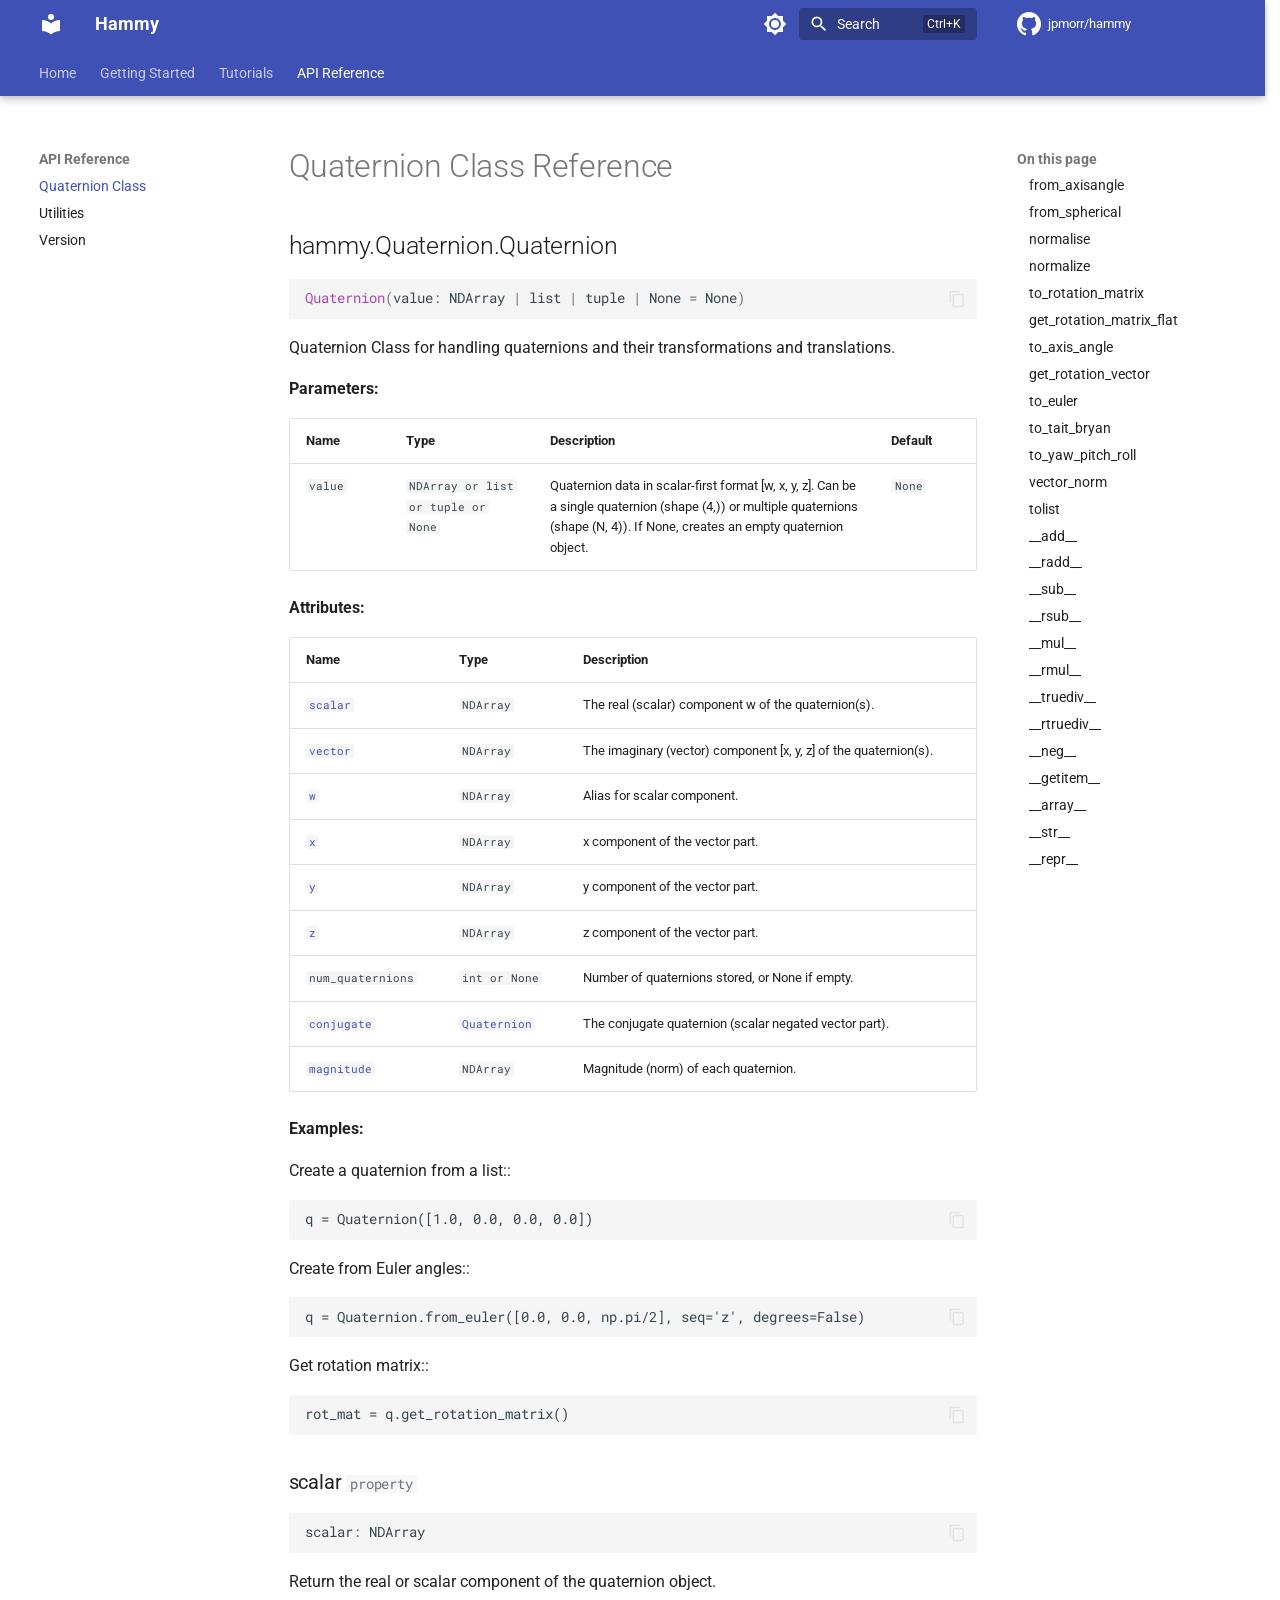
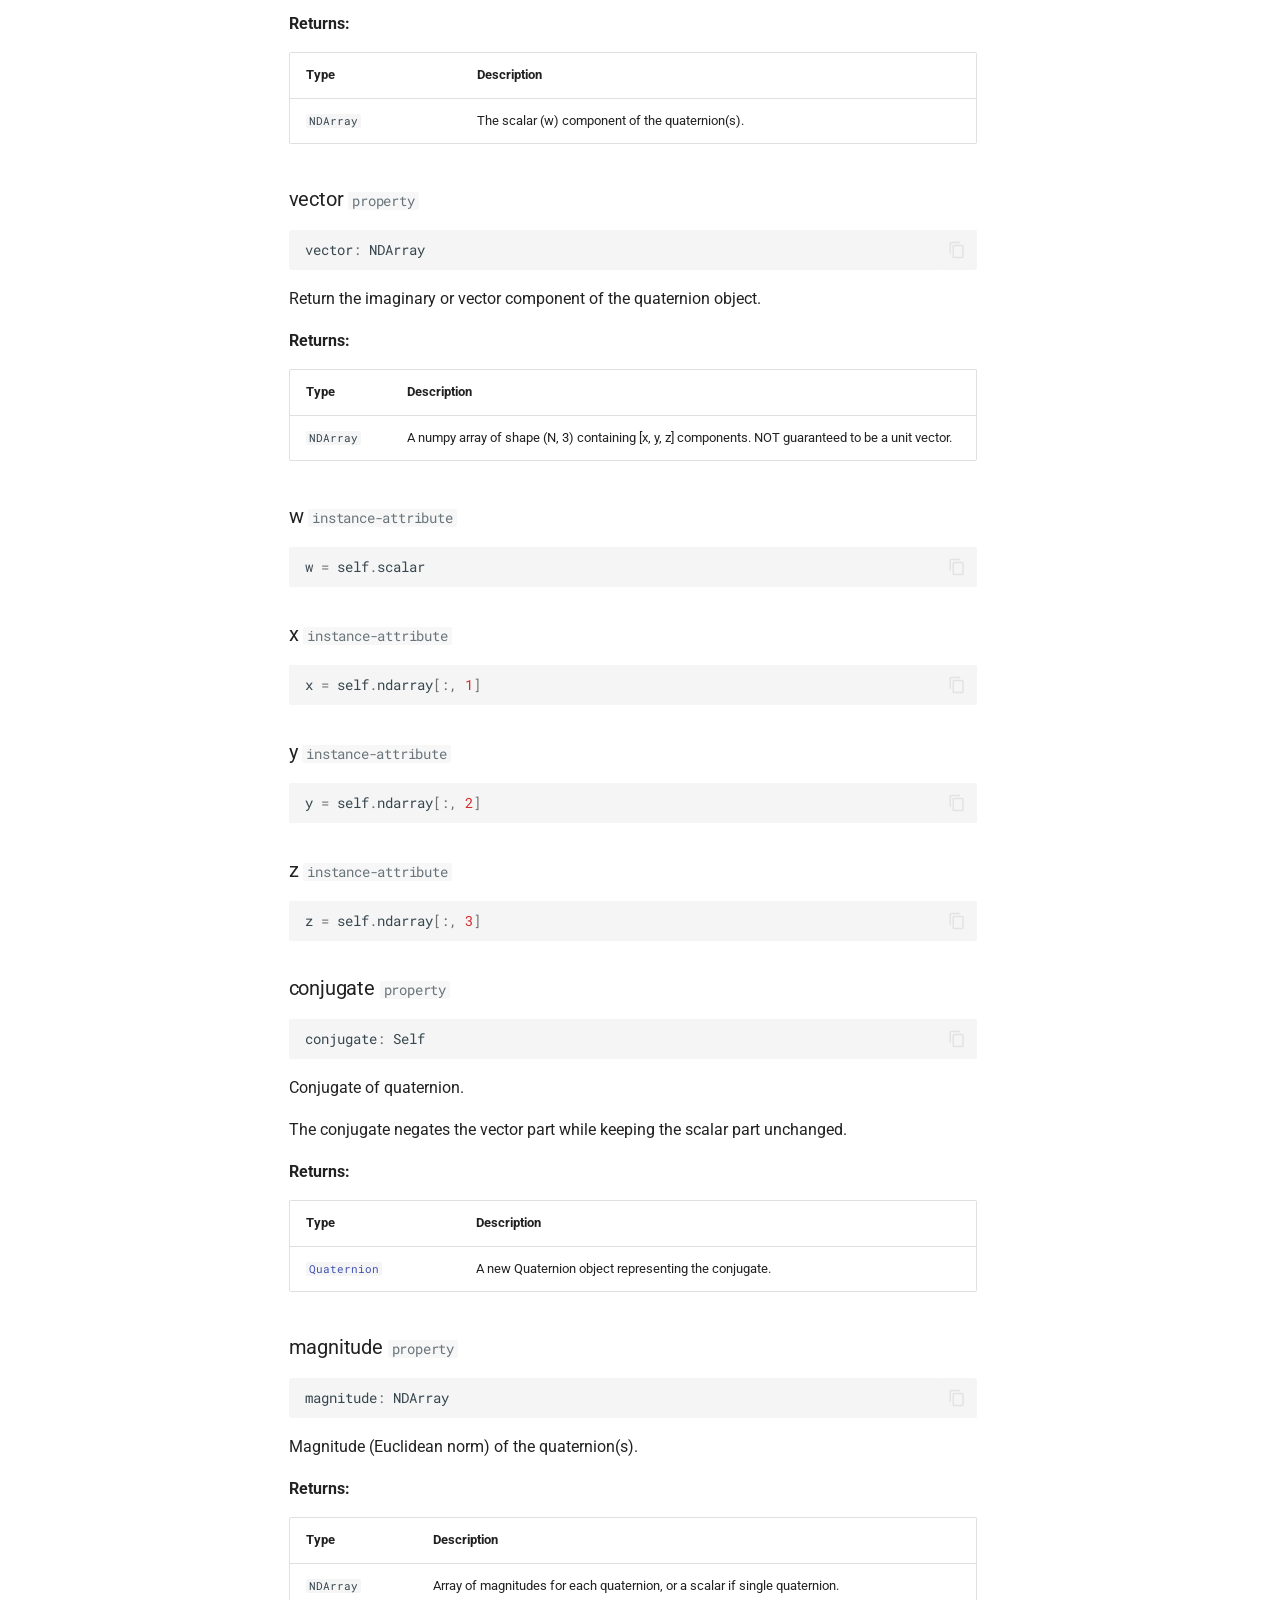
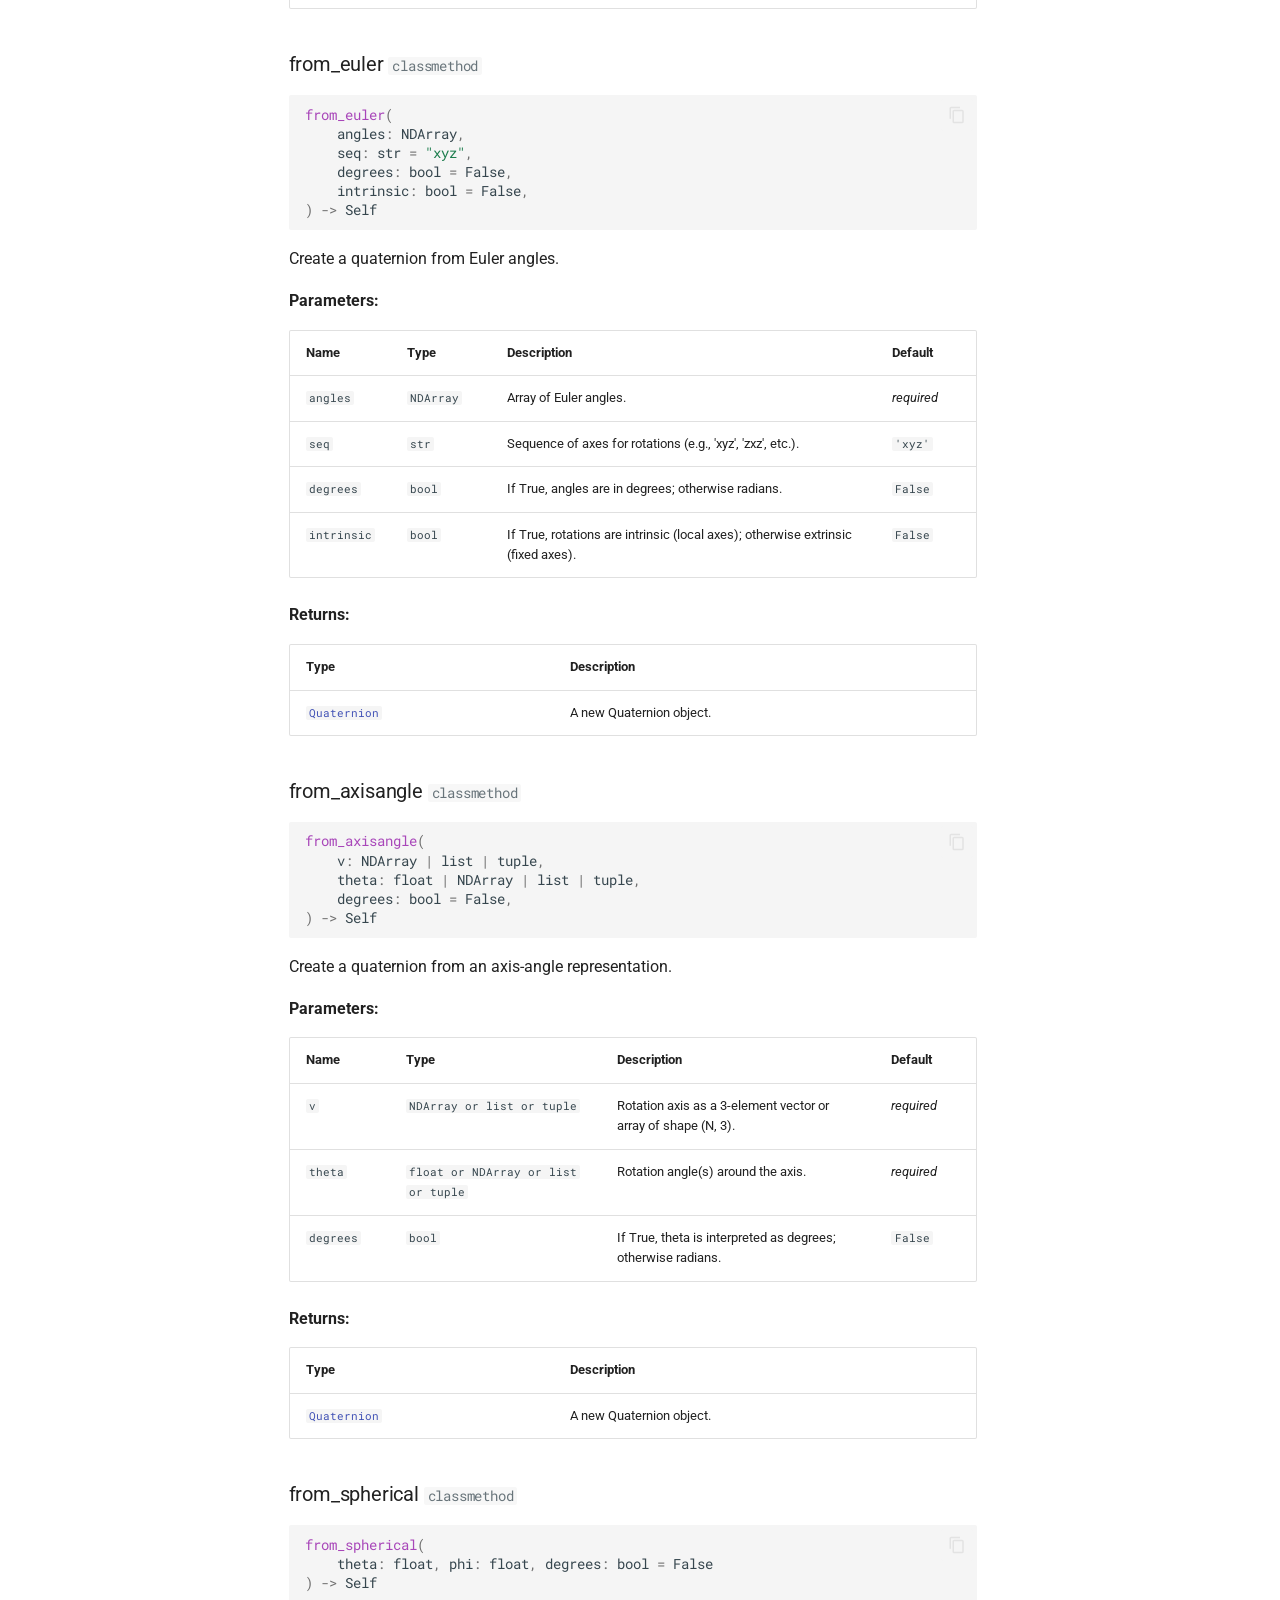
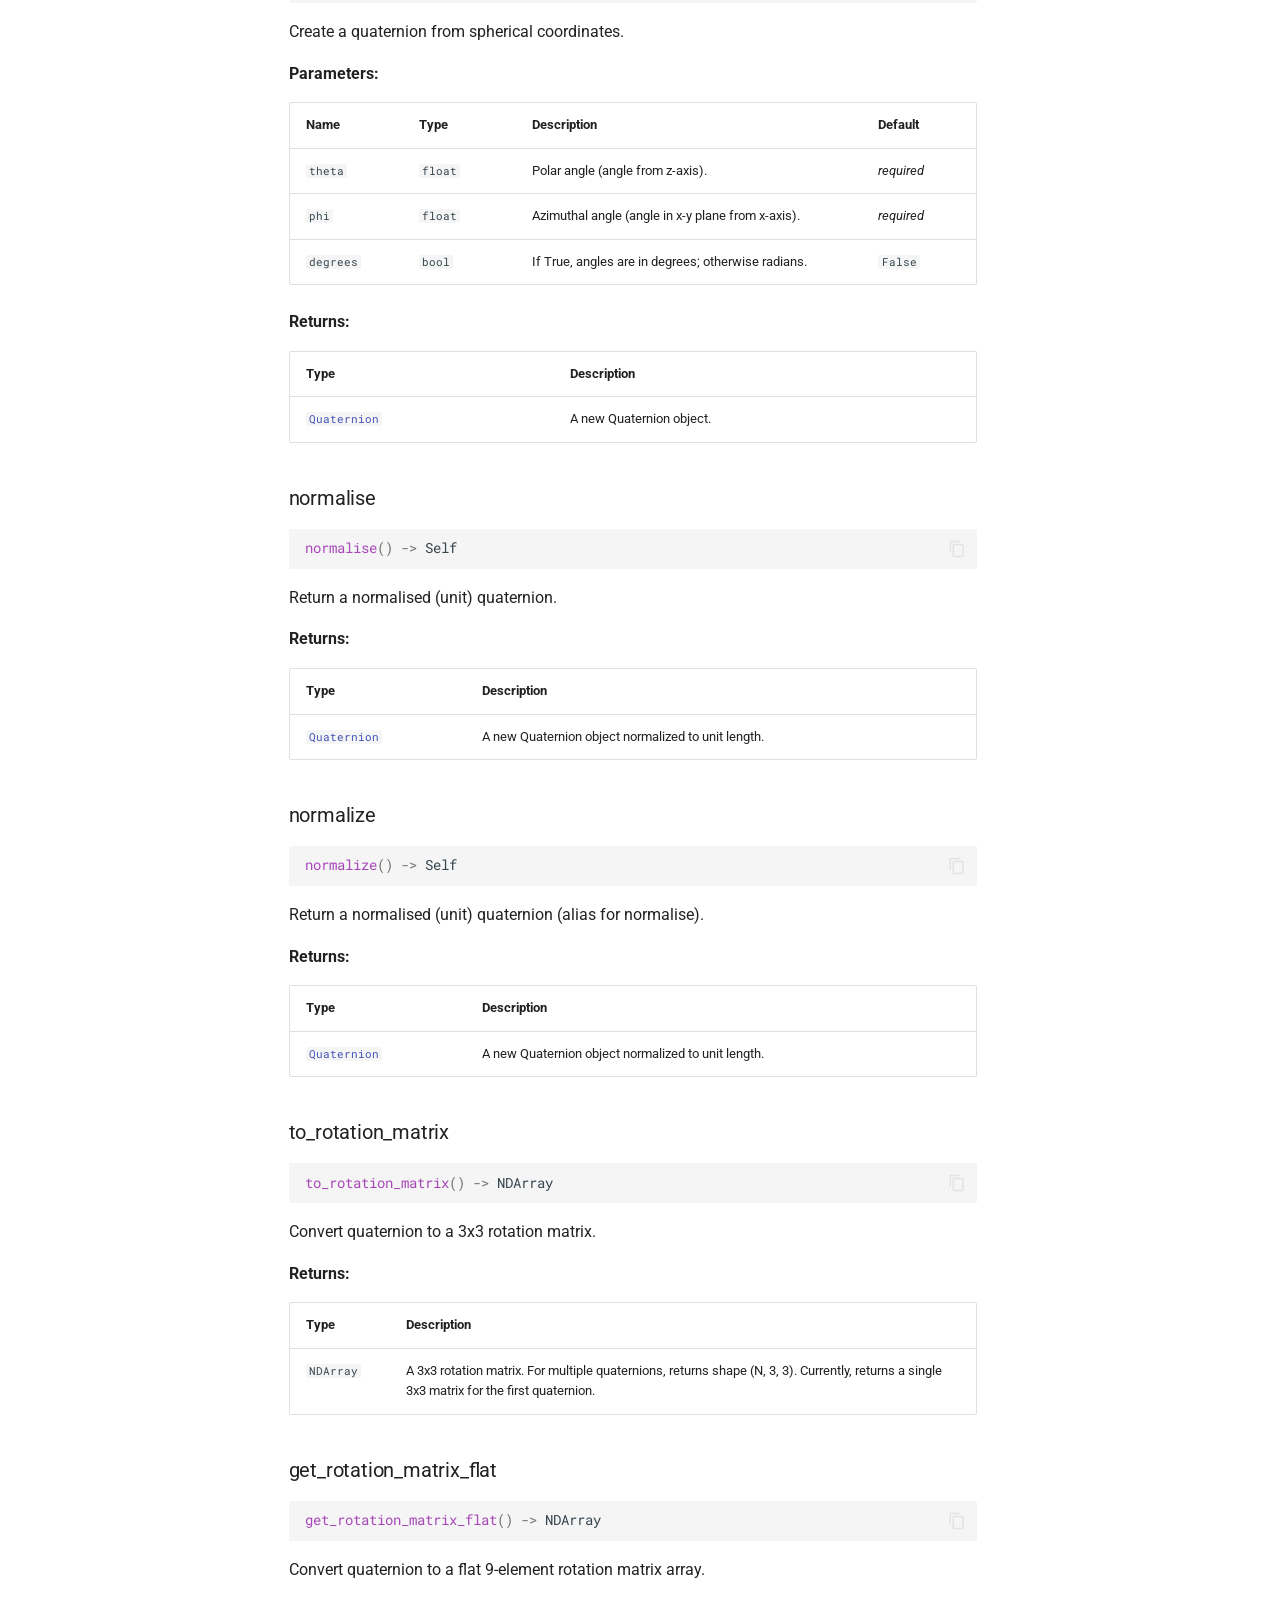
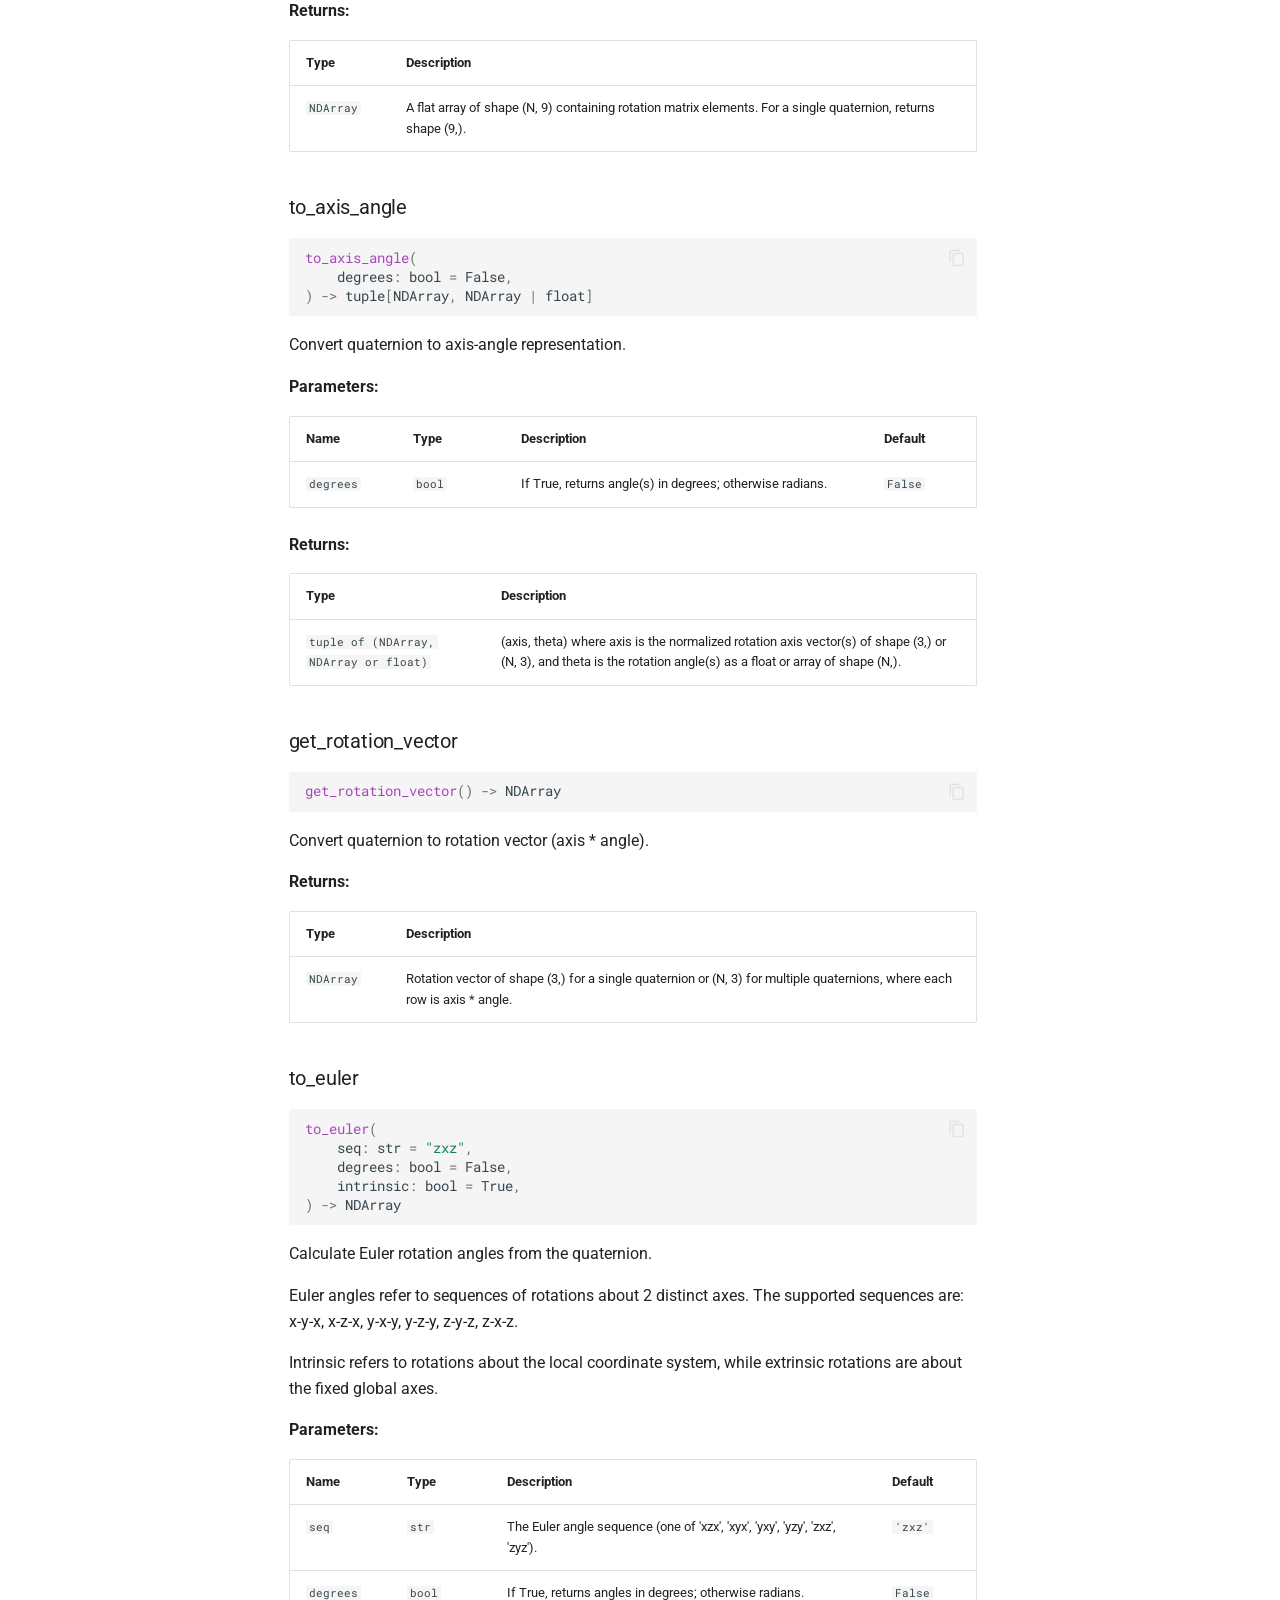
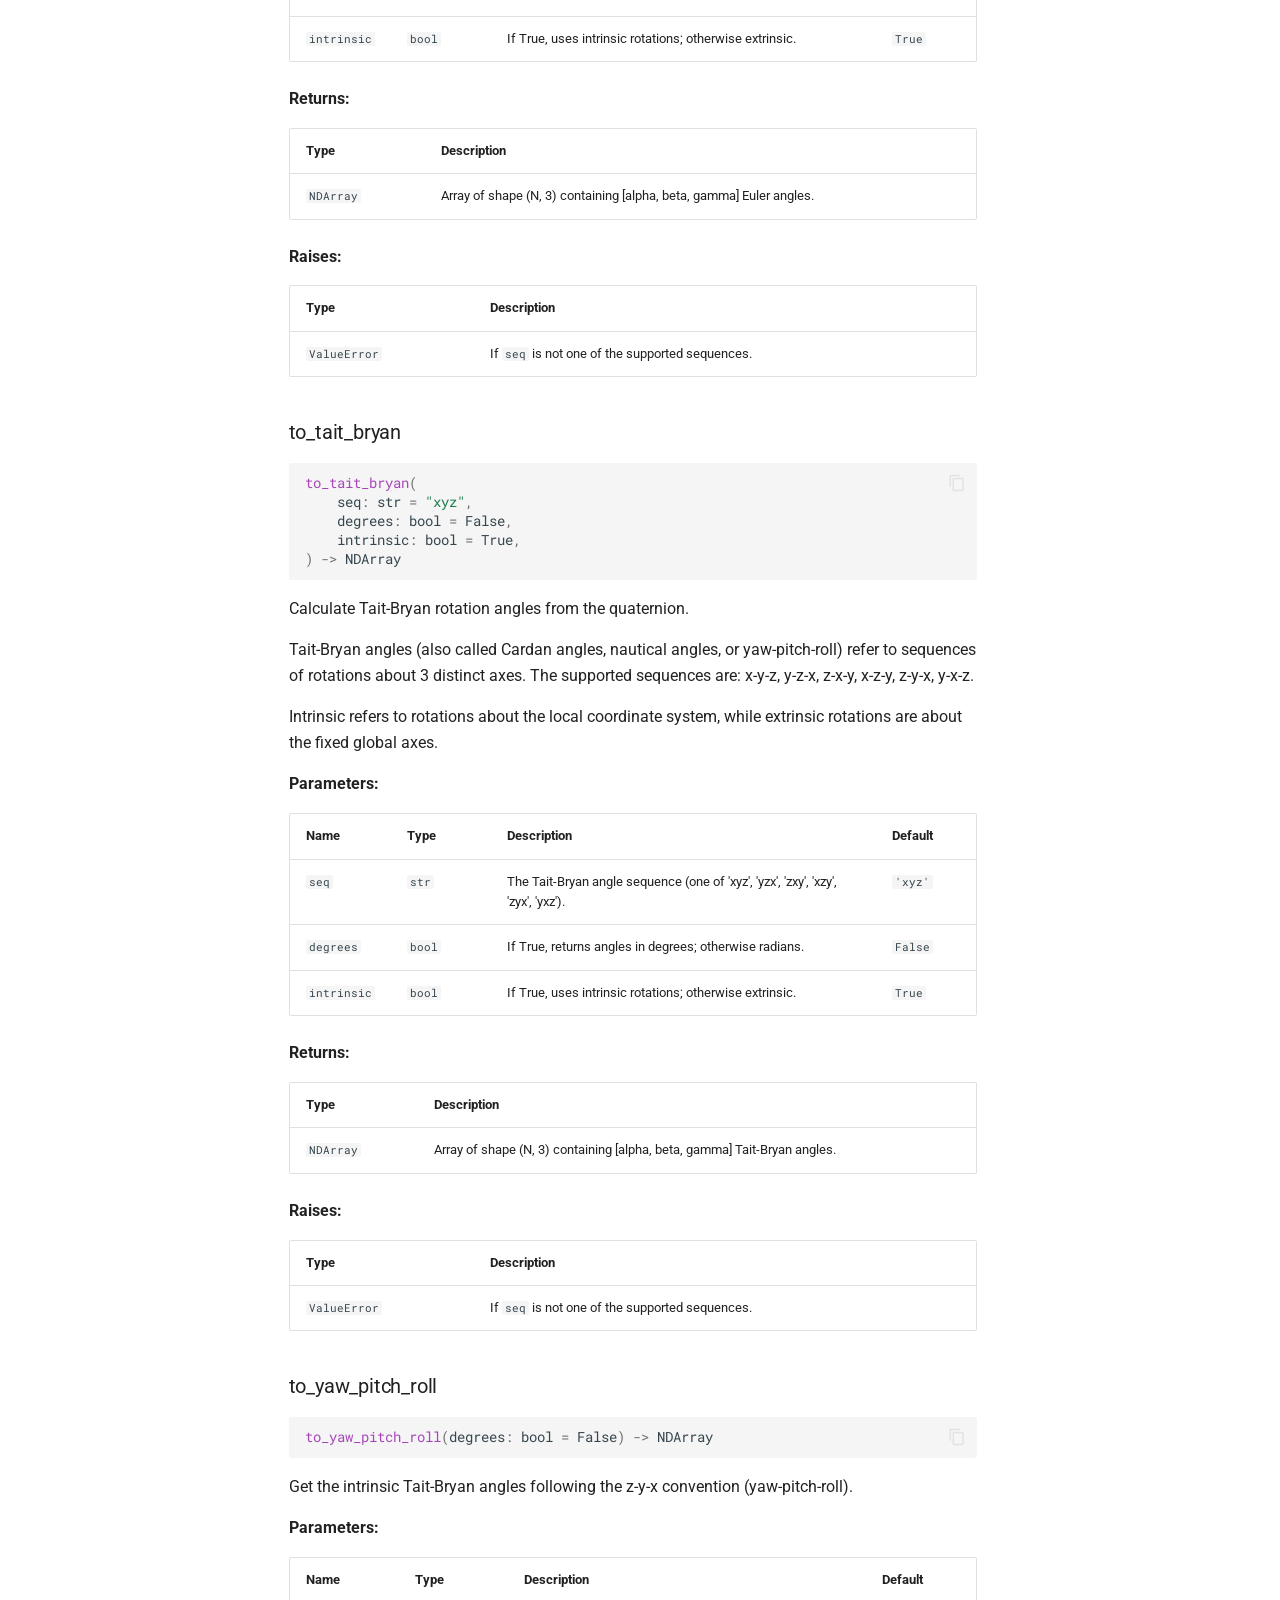
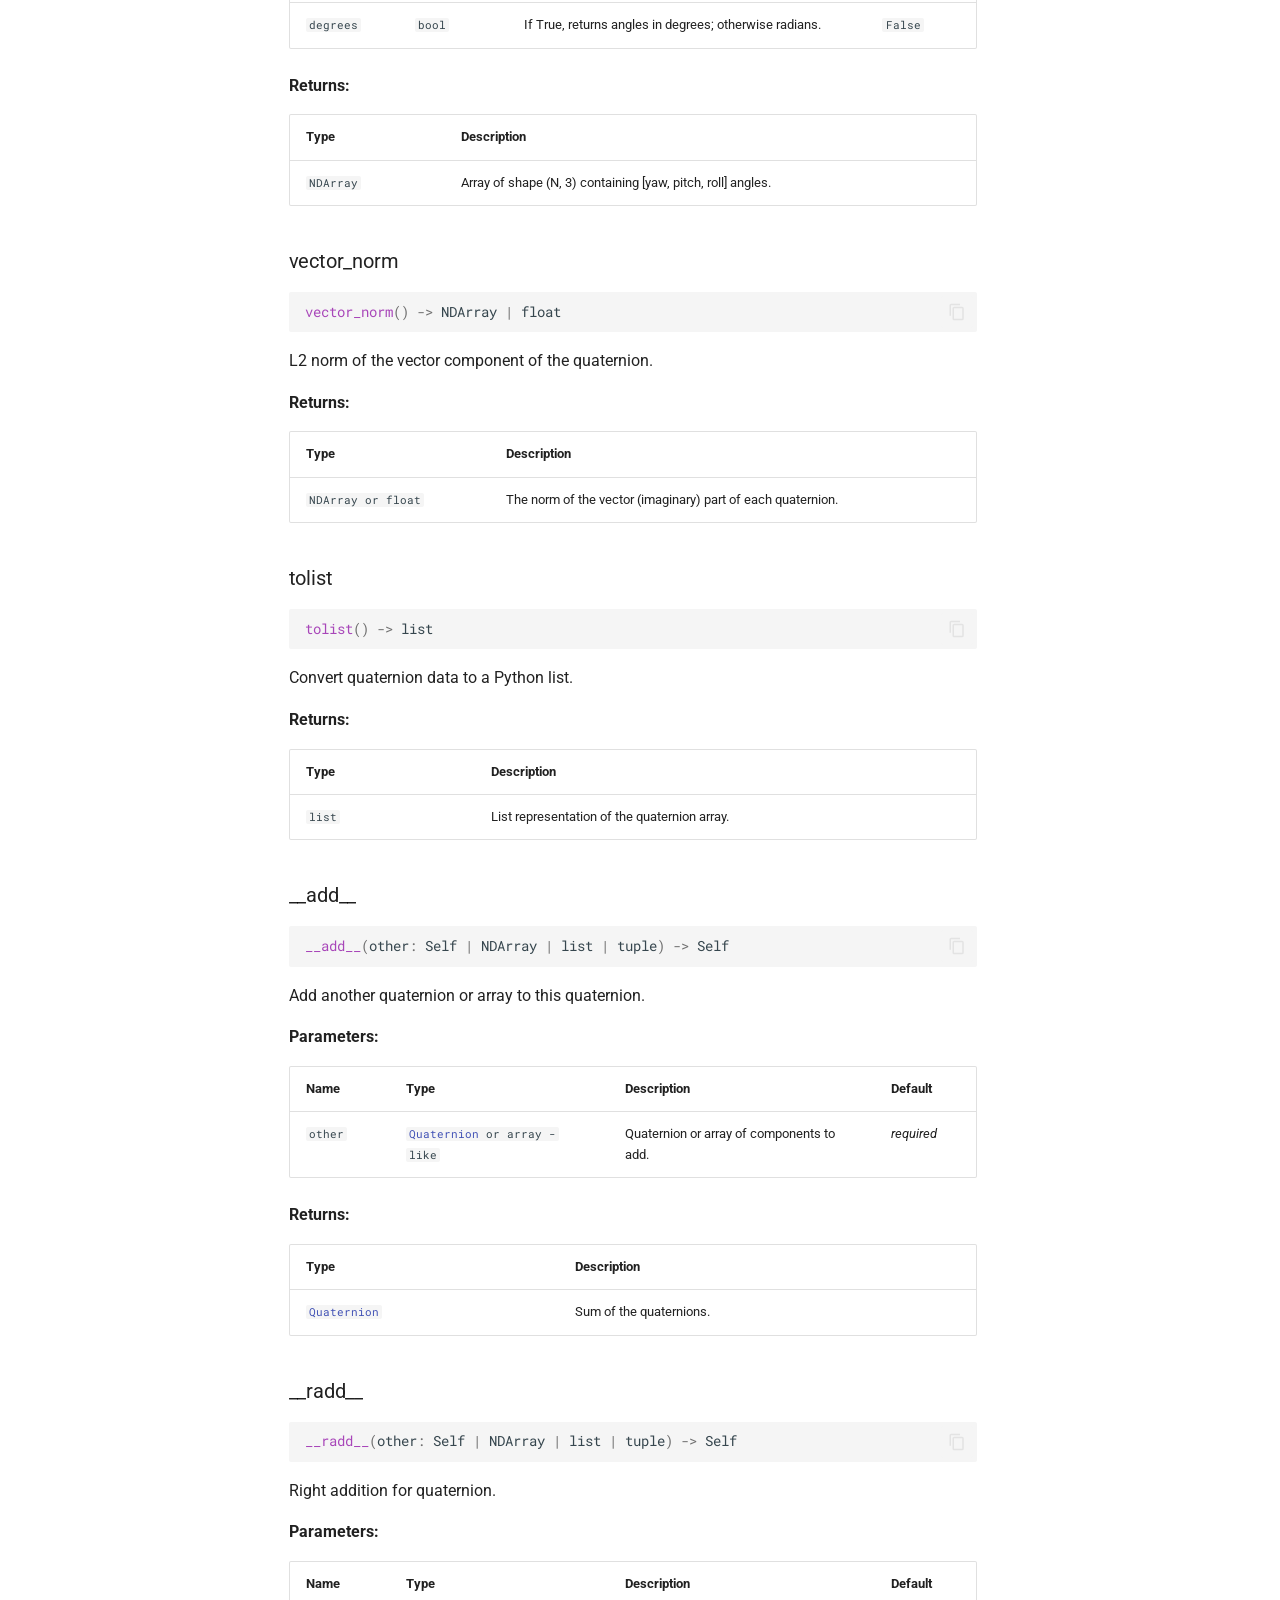
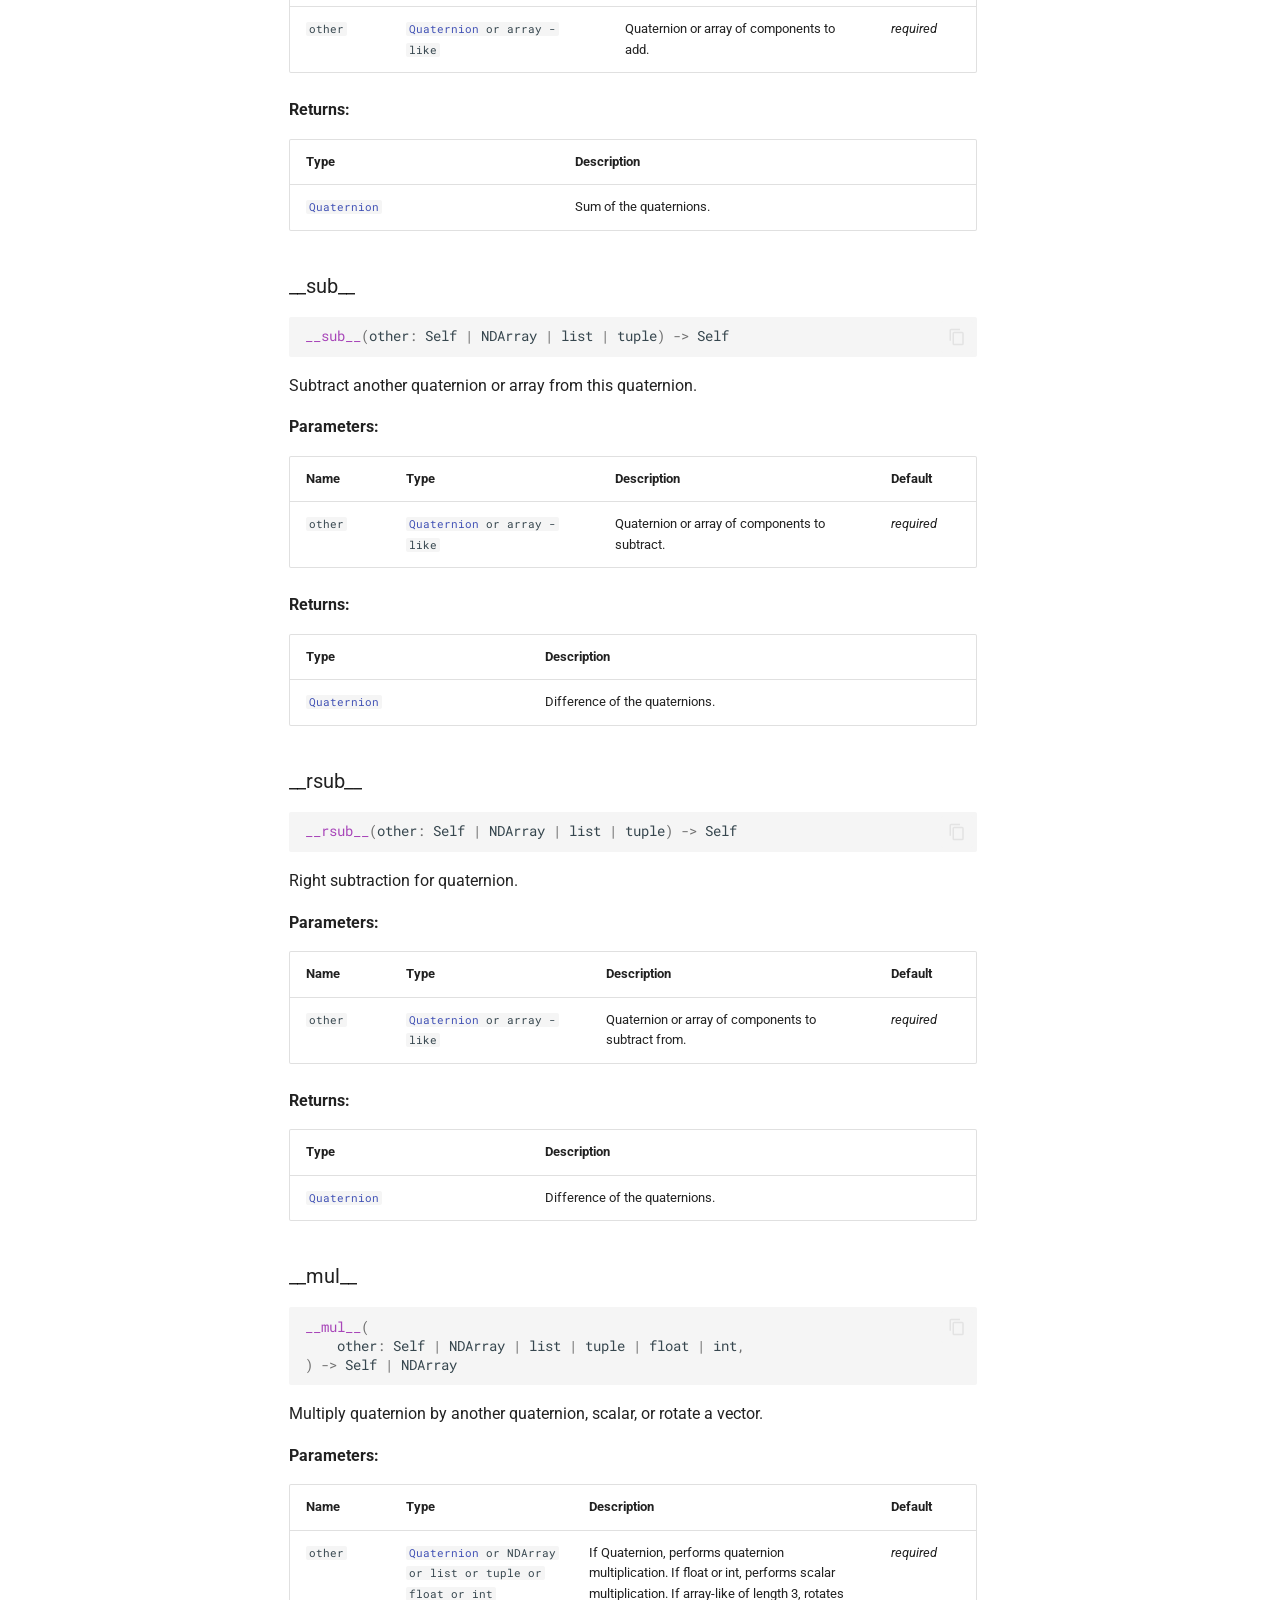
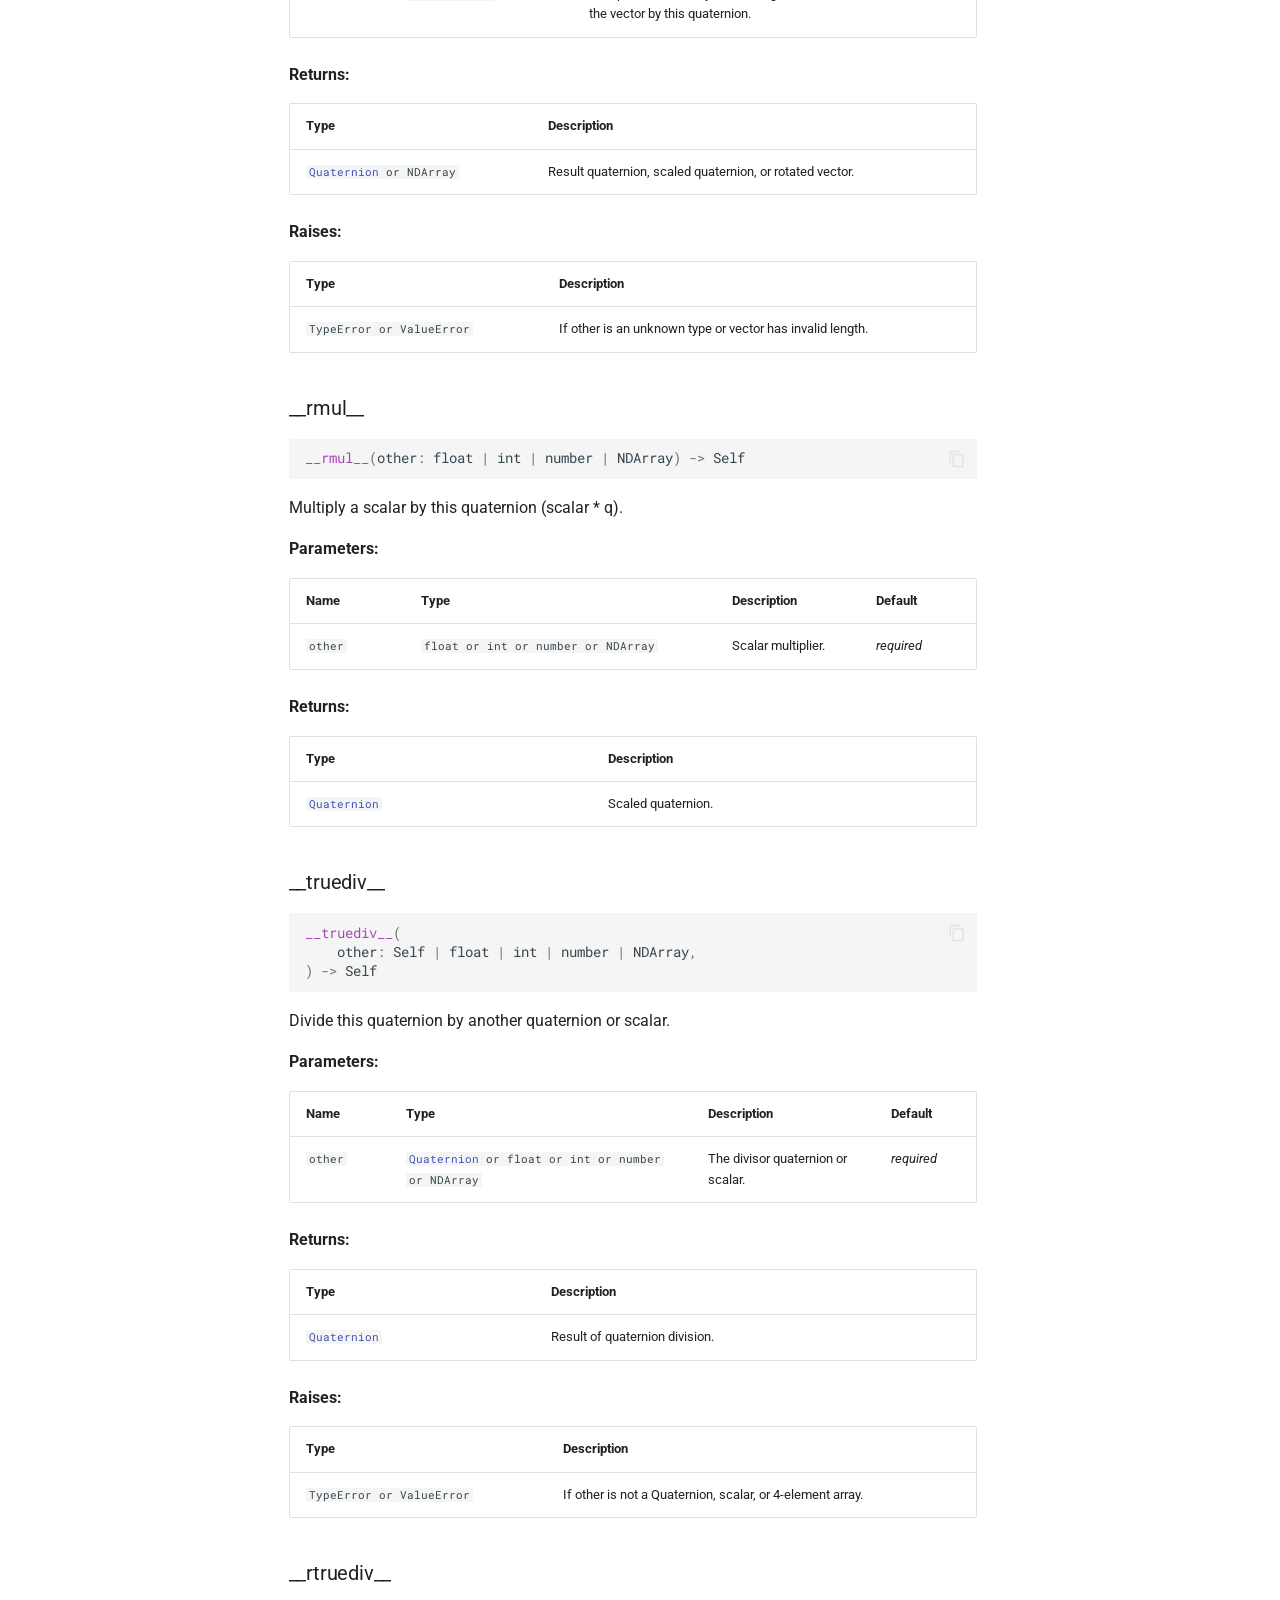
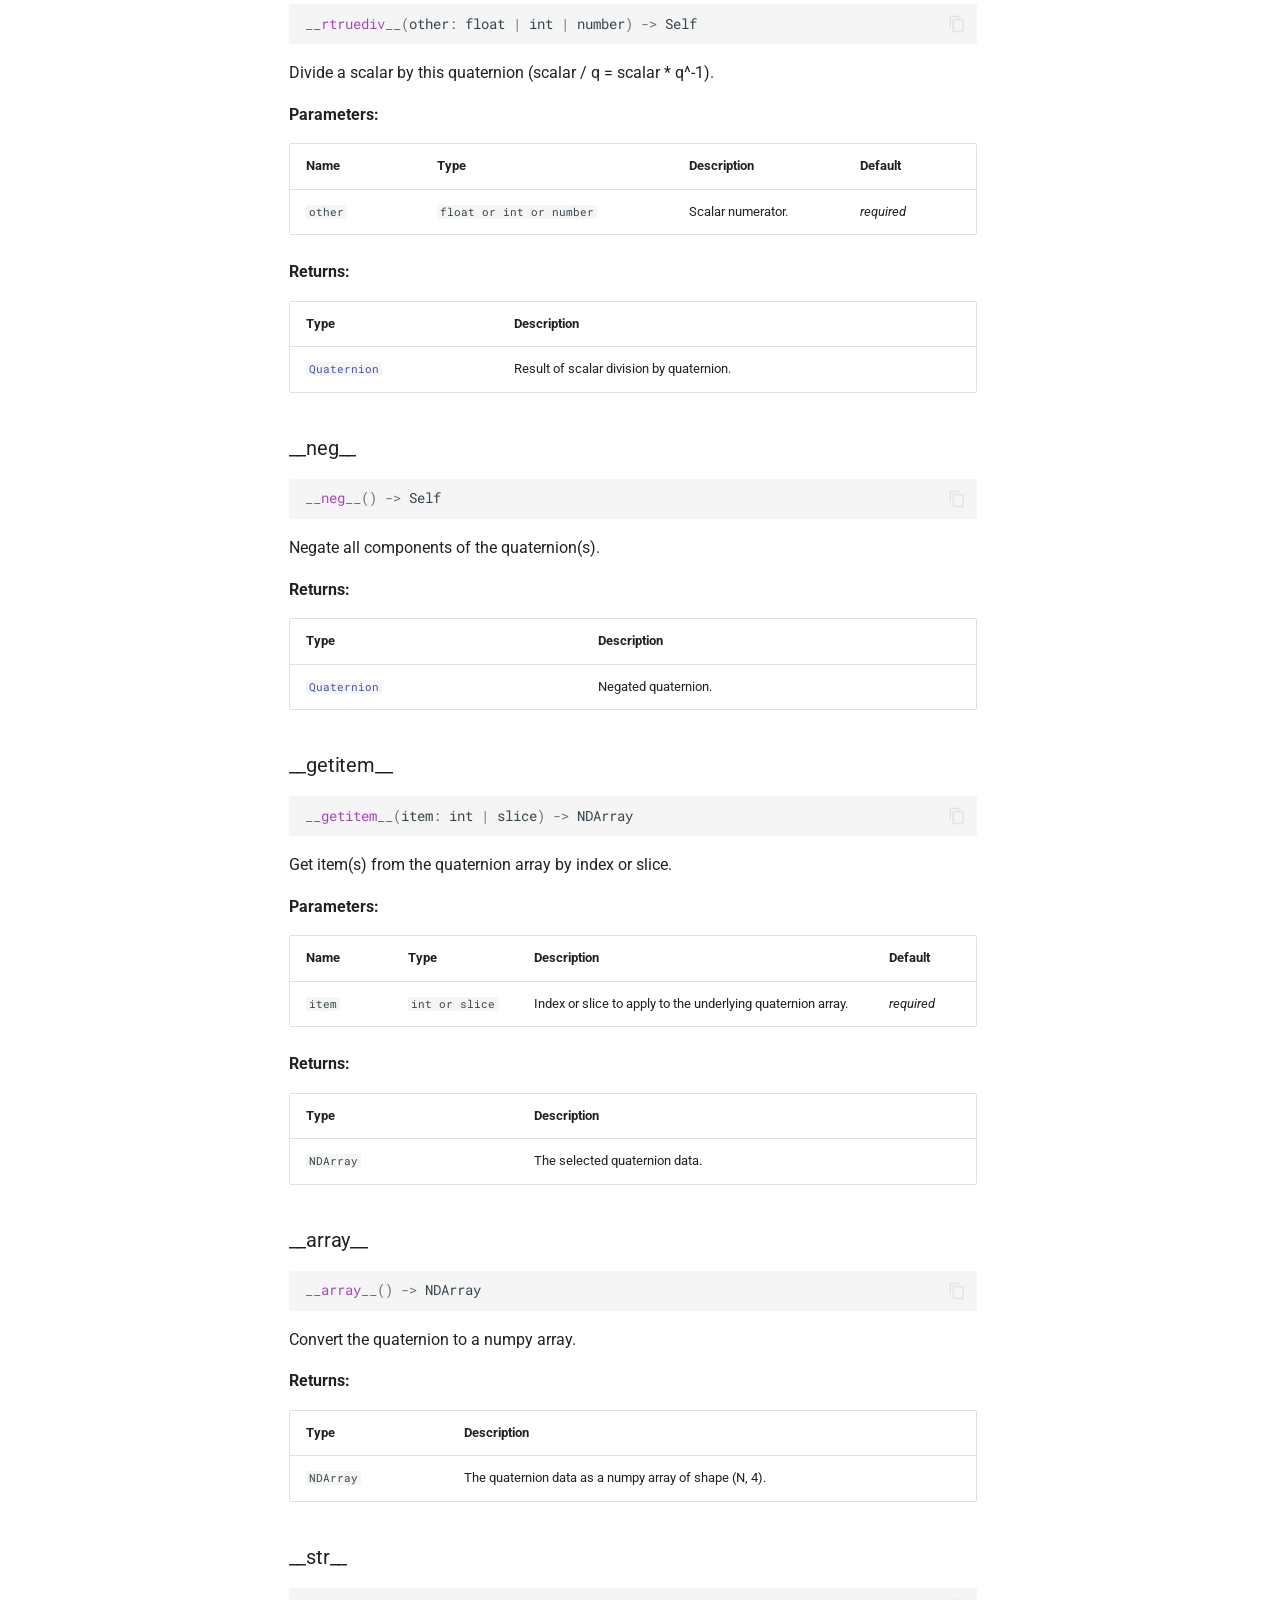
<file: reference/quaternion/index.html>
<!doctype html>
<html lang="en" class="no-js">
  <head>
    
      <meta charset="utf-8">
      <meta name="viewport" content="width=device-width,initial-scale=1">
      
        <meta name="description" content="NumPy&#x2f;Numba-accelerated quaternion mathematics for 3D rotations">
      
      
      
        <link rel="canonical" href="https://jpmorr.github.io/hammy/reference/quaternion/">
      
      
      
        <link rel="prev" href="../../tutorials/batch-operations/">
      
      
        <link rel="next" href="../utilities/">
      
      
        
      
      
      <link rel="icon" href="../../assets/images/favicon.png">
      <meta name="generator" content="zensical-0.0.74">
    
    
      
        <title>Quaternion Class - Hammy</title>
      
    
    
      
        
      
      <link rel="stylesheet" href="../../assets/stylesheets/classic/main.94dd801d.min.css">
      
        
          
        
        <link rel="stylesheet" href="../../assets/stylesheets/classic/palette.813d4b3f.min.css">
      
      


    
    
      
    
    
      
        
        
        <link rel="preconnect" href="https://fonts.gstatic.com" crossorigin>
        <link rel="stylesheet" href="https://fonts.googleapis.com/css?family=Roboto:300,300i,400,400i,500,500i,700,700i%7CRoboto+Mono:400,400i,700,700i&amp;display=fallback">
        <style>:root{--md-text-font:"Roboto";--md-code-font:"Roboto Mono"}</style>
      
    
    
    <script>__md_scope=new URL("../..",location),__md_scope.pathname.endsWith("/")||(__md_scope=new URL(__md_scope.pathname+"/",location)),__md_hash=e=>[...e].reduce(((e,t)=>(e<<5)-e+t.charCodeAt(0)),0),__md_get=(e,t=localStorage,_=__md_scope)=>JSON.parse(t.getItem(_.pathname+"."+e)),__md_set=(e,t,_=localStorage,a=__md_scope)=>{try{_.setItem(a.pathname+"."+e,JSON.stringify(t))}catch(e){}},document.documentElement.setAttribute("data-platform",navigator.platform)</script>
    
      

    
    
  </head>
  
  
    
    
      
    
    
    
    
    <body dir="ltr" data-md-color-scheme="default" data-md-color-primary="indigo" data-md-color-accent="indigo">
  
    
    <input class="md-toggle" data-md-toggle="drawer" type="checkbox" id="__drawer" autocomplete="off">
    <input class="md-toggle" data-md-toggle="search" type="checkbox" id="__search" autocomplete="off">
    <label class="md-overlay" for="__drawer" aria-hidden="true"></label>
    <div data-md-component="skip">
      <a href="#__skip" class="md-skip">
        Skip to content
      </a>
    </div>
    <div data-md-component="announce">
      
    </div>
    
    
      

  

<header class="md-header md-header--shadow md-header--lifted" data-md-component="header">
  <nav class="md-header__inner md-grid" aria-label="Header">
    <a href="../.." title="Hammy" class="md-header__button md-logo" aria-label="Hammy" data-md-component="logo">
      
  
  <svg xmlns="http://www.w3.org/2000/svg" viewBox="0 0 24 24"><path d="M12 8a3 3 0 0 0 3-3 3 3 0 0 0-3-3 3 3 0 0 0-3 3 3 3 0 0 0 3 3m0 3.54C9.64 9.35 6.5 8 3 8v11c3.5 0 6.64 1.35 9 3.54 2.36-2.19 5.5-3.54 9-3.54V8c-3.5 0-6.64 1.35-9 3.54"/></svg>

    </a>
    <label class="md-header__button md-icon" for="__drawer">
      
      <svg xmlns="http://www.w3.org/2000/svg" viewBox="0 0 24 24"><path d="M3 6h18v2H3zm0 5h18v2H3zm0 5h18v2H3z"/></svg>
      <span class="md-visually-hidden">Navigation</span>
    </label>
    <div class="md-header__title" data-md-component="header-title">
      <div class="md-header__ellipsis">
        <div class="md-header__topic">
          <span class="md-ellipsis">
            Hammy
          </span>
        </div>
        <div class="md-header__topic" data-md-component="header-topic">
          <span class="md-ellipsis">
            
              Quaternion Class
            
          </span>
        </div>
      </div>
    </div>
    
      
        <form class="md-header__option" data-md-component="palette">
  
    
    
    
    <input class="md-option" data-md-color-media="none" data-md-color-scheme="default" data-md-color-primary="indigo" data-md-color-accent="indigo"  aria-label="Switch to dark mode"  type="radio" name="__palette" id="__palette_0">
    
      <label class="md-header__button md-icon" title="Switch to dark mode" for="__palette_1" hidden>
        <svg xmlns="http://www.w3.org/2000/svg" viewBox="0 0 24 24"><path d="M12 8a4 4 0 0 0-4 4 4 4 0 0 0 4 4 4 4 0 0 0 4-4 4 4 0 0 0-4-4m0 10a6 6 0 0 1-6-6 6 6 0 0 1 6-6 6 6 0 0 1 6 6 6 6 0 0 1-6 6m8-9.31V4h-4.69L12 .69 8.69 4H4v4.69L.69 12 4 15.31V20h4.69L12 23.31 15.31 20H20v-4.69L23.31 12z"/></svg>
      </label>
    
  
    
    
    
    <input class="md-option" data-md-color-media="none" data-md-color-scheme="slate" data-md-color-primary="indigo" data-md-color-accent="indigo"  aria-label="Switch to light mode"  type="radio" name="__palette" id="__palette_1">
    
      <label class="md-header__button md-icon" title="Switch to light mode" for="__palette_0" hidden>
        <svg xmlns="http://www.w3.org/2000/svg" viewBox="0 0 24 24"><path d="M12 18c-.89 0-1.74-.2-2.5-.55C11.56 16.5 13 14.42 13 12s-1.44-4.5-3.5-5.45C10.26 6.2 11.11 6 12 6a6 6 0 0 1 6 6 6 6 0 0 1-6 6m8-9.31V4h-4.69L12 .69 8.69 4H4v4.69L.69 12 4 15.31V20h4.69L12 23.31 15.31 20H20v-4.69L23.31 12z"/></svg>
      </label>
    
  
</form>
      
    
    
      <script>var palette=__md_get("__palette");if(palette&&palette.color){if("(prefers-color-scheme)"===palette.color.media){var media=matchMedia("(prefers-color-scheme: light)"),input=document.querySelector(media.matches?"[data-md-color-media='(prefers-color-scheme: light)']":"[data-md-color-media='(prefers-color-scheme: dark)']");palette.color.media=input.getAttribute("data-md-color-media"),palette.color.scheme=input.getAttribute("data-md-color-scheme"),palette.color.primary=input.getAttribute("data-md-color-primary"),palette.color.accent=input.getAttribute("data-md-color-accent")}for(var[key,value]of Object.entries(palette.color))document.body.setAttribute("data-md-color-"+key,value)}</script>
    
    
    
      
      
        <label class="md-header__button md-icon" for="__search">
          
          <svg xmlns="http://www.w3.org/2000/svg" viewBox="0 0 24 24"><path d="M9.5 3A6.5 6.5 0 0 1 16 9.5c0 1.61-.59 3.09-1.56 4.23l.27.27h.79l5 5-1.5 1.5-5-5v-.79l-.27-.27A6.52 6.52 0 0 1 9.5 16 6.5 6.5 0 0 1 3 9.5 6.5 6.5 0 0 1 9.5 3m0 2C7 5 5 7 5 9.5S7 14 9.5 14 14 12 14 9.5 12 5 9.5 5"/></svg>
          <span class="md-visually-hidden">Search</span>
        </label>
        <div class="md-search" data-md-component="search" role="dialog" aria-label="Search">
  <button type="button" class="md-search__button">
    Search
  </button>
</div>
      
    
    <div class="md-header__source">
      
        <a href="https://github.com/jpmorr/hammy" title="Go to repository" class="md-source" data-md-component="source">
  <div class="md-source__icon md-icon">
    
    <svg xmlns="http://www.w3.org/2000/svg" viewBox="0 0 512 512"><!--! Font Awesome Free 7.3.1 by @fontawesome - https://fontawesome.com License - https://fontawesome.com/license/free (Icons: CC BY 4.0, Fonts: SIL OFL 1.1, Code: MIT License) Copyright 2026 Fonticons, Inc.--><path fill="currentColor" d="M216.5 362.5c-66-8-112.5-55.5-112.5-117 0-25 9-52 24-70-6.5-16.5-5.5-51.5 2-66 20-2.5 47 8 63 22.5 19-6 39-9 63.5-9s44.5 3 62.5 8.5c15.5-14 43-24.5 63-22 7 13.5 8 48.5 1.5 65.5 16 19 24.5 44.5 24.5 70.5 0 61.5-46.5 108-113.5 116.5 17 11 28.5 35 28.5 62.5v52c0 15 12.5 23.5 27.5 17.5C441 459.5 512 369 512 257 512 115.5 397 0 255.5 0S0 115.5 0 257c0 111 70.5 203 165.5 237.5 13.5 5 26.5-4 26.5-17.5v-40c-7 3-16 5-24 5-33 0-52.5-18-66.5-51.5-5.5-13.5-11.5-21.5-23-23-6-.5-8-3-8-6 0-6 10-10.5 20-10.5 14.5 0 27 9 40 27.5 10 14.5 20.5 21 33 21s20.5-4.5 32-16c8.5-8.5 15-16 21-21"/></svg>
  </div>
  <div class="md-source__repository">
    jpmorr/hammy
  </div>
</a>
      
    </div>
  </nav>
  
    
      
<nav class="md-tabs" aria-label="Tabs" data-md-component="tabs">
  <div class="md-grid">
    <ul class="md-tabs__list">
      
        
  
  
  
  
    <li class="md-tabs__item">
      <a href="../.." class="md-tabs__link">
        
  
  Home

      </a>
    </li>
  

      
        
  
  
  
  
    
      
      
        
      
        
      
        
      
    
    
    
    
      <li class="md-tabs__item">
        <a href="../../getting-started/installation/" class="md-tabs__link">
          
  
  Getting Started

        </a>
      </li>
    
  

      
        
  
  
  
  
    
      
      
        
      
        
      
        
      
        
      
    
    
    
    
      <li class="md-tabs__item">
        <a href="../../tutorials/creating-quaternions/" class="md-tabs__link">
          
  
  Tutorials

        </a>
      </li>
    
  

      
        
  
  
  
    
  
  
    
      
      
        
      
        
      
        
      
    
    
    
    
      <li class="md-tabs__item md-tabs__item--active">
        <a href="././" class="md-tabs__link">
          
  
  API Reference

        </a>
      </li>
    
  

      
    </ul>
  </div>
</nav>
    
  
</header>
    
    <div class="md-container" data-md-component="container">
      
      
        
      
      <main class="md-main" data-md-component="main">
        <div class="md-main__inner md-grid">
          
            
              
              <div class="md-sidebar md-sidebar--primary" data-md-component="sidebar" data-md-type="navigation" >
                <div class="md-sidebar__scrollwrap">
                  <div class="md-sidebar__inner">
                    


  


<nav class="md-nav md-nav--primary md-nav--lifted" aria-label="Navigation" data-md-level="0">
  <label class="md-nav__title" for="__drawer">
    <a href="../.." title="Hammy" class="md-nav__button md-logo" aria-label="Hammy" data-md-component="logo">
      
  
  <svg xmlns="http://www.w3.org/2000/svg" viewBox="0 0 24 24"><path d="M12 8a3 3 0 0 0 3-3 3 3 0 0 0-3-3 3 3 0 0 0-3 3 3 3 0 0 0 3 3m0 3.54C9.64 9.35 6.5 8 3 8v11c3.5 0 6.64 1.35 9 3.54 2.36-2.19 5.5-3.54 9-3.54V8c-3.5 0-6.64 1.35-9 3.54"/></svg>

    </a>
    Hammy
  </label>
  
    <div class="md-nav__source">
      <a href="https://github.com/jpmorr/hammy" title="Go to repository" class="md-source" data-md-component="source">
  <div class="md-source__icon md-icon">
    
    <svg xmlns="http://www.w3.org/2000/svg" viewBox="0 0 512 512"><!--! Font Awesome Free 7.3.1 by @fontawesome - https://fontawesome.com License - https://fontawesome.com/license/free (Icons: CC BY 4.0, Fonts: SIL OFL 1.1, Code: MIT License) Copyright 2026 Fonticons, Inc.--><path fill="currentColor" d="M216.5 362.5c-66-8-112.5-55.5-112.5-117 0-25 9-52 24-70-6.5-16.5-5.5-51.5 2-66 20-2.5 47 8 63 22.5 19-6 39-9 63.5-9s44.5 3 62.5 8.5c15.5-14 43-24.5 63-22 7 13.5 8 48.5 1.5 65.5 16 19 24.5 44.5 24.5 70.5 0 61.5-46.5 108-113.5 116.5 17 11 28.5 35 28.5 62.5v52c0 15 12.5 23.5 27.5 17.5C441 459.5 512 369 512 257 512 115.5 397 0 255.5 0S0 115.5 0 257c0 111 70.5 203 165.5 237.5 13.5 5 26.5-4 26.5-17.5v-40c-7 3-16 5-24 5-33 0-52.5-18-66.5-51.5-5.5-13.5-11.5-21.5-23-23-6-.5-8-3-8-6 0-6 10-10.5 20-10.5 14.5 0 27 9 40 27.5 10 14.5 20.5 21 33 21s20.5-4.5 32-16c8.5-8.5 15-16 21-21"/></svg>
  </div>
  <div class="md-source__repository">
    jpmorr/hammy
  </div>
</a>
    </div>
  
  <ul class="md-nav__list" data-md-scrollfix>
    
      
      
  
  
  
  
    <li class="md-nav__item">
      <a href="../.." class="md-nav__link">
        
  
  
  <span class="md-ellipsis">
    
  
  Home

    
  </span>
  
  

      </a>
    </li>
  

    
      
      
  
  
  
  
    
    
      
        
      
        
      
        
      
    
    
    
      
      
        
      
    
    
    <li class="md-nav__item md-nav__item--nested">
      
        
        
          
        
        <input class="md-nav__toggle md-toggle md-toggle--indeterminate" type="checkbox" id="__nav_2" >
        
          
          <label class="md-nav__link" for="__nav_2" id="__nav_2_label" tabindex="0">
            
  
  
  <span class="md-ellipsis">
    
  
  Getting Started

    
  </span>
  
  

            <span class="md-nav__icon md-icon"></span>
          </label>
        
        
          <nav class="md-nav" data-md-level="1" aria-labelledby="__nav_2_label" aria-expanded="false">
            <label class="md-nav__title" for="__nav_2">
              <span class="md-nav__icon md-icon"></span>
              
  
  Getting Started

            </label>
            <ul class="md-nav__list" data-md-scrollfix>
              
                
                  
  
  
  
  
    <li class="md-nav__item">
      <a href="../../getting-started/installation/" class="md-nav__link">
        
  
  
  <span class="md-ellipsis">
    
  
  Installation

    
  </span>
  
  

      </a>
    </li>
  

                
              
                
                  
  
  
  
  
    <li class="md-nav__item">
      <a href="../../getting-started/quick-start/" class="md-nav__link">
        
  
  
  <span class="md-ellipsis">
    
  
  Quick Start

    
  </span>
  
  

      </a>
    </li>
  

                
              
                
                  
  
  
  
  
    <li class="md-nav__item">
      <a href="../../getting-started/concepts/" class="md-nav__link">
        
  
  
  <span class="md-ellipsis">
    
  
  Basic Concepts

    
  </span>
  
  

      </a>
    </li>
  

                
              
            </ul>
          </nav>
        
      
    </li>
  

    
      
      
  
  
  
  
    
    
      
        
      
        
      
        
      
        
      
    
    
    
      
      
        
      
    
    
    <li class="md-nav__item md-nav__item--nested">
      
        
        
          
        
        <input class="md-nav__toggle md-toggle md-toggle--indeterminate" type="checkbox" id="__nav_3" >
        
          
          <label class="md-nav__link" for="__nav_3" id="__nav_3_label" tabindex="0">
            
  
  
  <span class="md-ellipsis">
    
  
  Tutorials

    
  </span>
  
  

            <span class="md-nav__icon md-icon"></span>
          </label>
        
        
          <nav class="md-nav" data-md-level="1" aria-labelledby="__nav_3_label" aria-expanded="false">
            <label class="md-nav__title" for="__nav_3">
              <span class="md-nav__icon md-icon"></span>
              
  
  Tutorials

            </label>
            <ul class="md-nav__list" data-md-scrollfix>
              
                
                  
  
  
  
  
    <li class="md-nav__item">
      <a href="../../tutorials/creating-quaternions/" class="md-nav__link">
        
  
  
  <span class="md-ellipsis">
    
  
  Creating Quaternions

    
  </span>
  
  

      </a>
    </li>
  

                
              
                
                  
  
  
  
  
    <li class="md-nav__item">
      <a href="../../tutorials/arithmetic/" class="md-nav__link">
        
  
  
  <span class="md-ellipsis">
    
  
  Quaternion Arithmetic

    
  </span>
  
  

      </a>
    </li>
  

                
              
                
                  
  
  
  
  
    <li class="md-nav__item">
      <a href="../../tutorials/conversions/" class="md-nav__link">
        
  
  
  <span class="md-ellipsis">
    
  
  Conversions

    
  </span>
  
  

      </a>
    </li>
  

                
              
                
                  
  
  
  
  
    <li class="md-nav__item">
      <a href="../../tutorials/batch-operations/" class="md-nav__link">
        
  
  
  <span class="md-ellipsis">
    
  
  Batch Operations

    
  </span>
  
  

      </a>
    </li>
  

                
              
            </ul>
          </nav>
        
      
    </li>
  

    
      
      
  
  
    
  
  
  
    
    
      
        
      
        
      
        
      
    
    
    
      
        
        
      
      
        
      
    
    
    <li class="md-nav__item md-nav__item--active md-nav__item--section md-nav__item--nested">
      
        
        
        <input class="md-nav__toggle md-toggle " type="checkbox" id="__nav_4" checked>
        
          
          <label class="md-nav__link" for="__nav_4" id="__nav_4_label" tabindex="">
            
  
  
  <span class="md-ellipsis">
    
  
  API Reference

    
  </span>
  
  

            <span class="md-nav__icon md-icon"></span>
          </label>
        
        
          <nav class="md-nav" data-md-level="1" aria-labelledby="__nav_4_label" aria-expanded="true">
            <label class="md-nav__title" for="__nav_4">
              <span class="md-nav__icon md-icon"></span>
              
  
  API Reference

            </label>
            <ul class="md-nav__list" data-md-scrollfix>
              
                
                  
  
  
    
  
  
  
    <li class="md-nav__item md-nav__item--active">
      
      
        <input class="md-nav__toggle md-toggle" type="checkbox" id="__toc">
      
      
      
        
      
      
        <label class="md-nav__link md-nav__link--active" for="__toc">
          
  
  
  <span class="md-ellipsis">
    
  
  Quaternion Class

    
  </span>
  
  

          <span class="md-nav__icon md-icon"></span>
        </label>
      
      <a href="././" class="md-nav__link md-nav__link--active">
        
  
  
  <span class="md-ellipsis">
    
  
  Quaternion Class

    
  </span>
  
  

      </a>
      
        


<nav class="md-nav md-nav--secondary" aria-label="On this page">
  
  
  
    
  
  
    <label class="md-nav__title" for="__toc">
      <span class="md-nav__icon md-icon"></span>
      On this page
    </label>
    <ul class="md-nav__list" data-md-component="toc" data-md-scrollfix>
      
        <li class="md-nav__item">
  <a href="#hammy.Quaternion.Quaternion" class="md-nav__link">
    <span class="md-ellipsis">
      <span class="md-typeset">
        Quaternion
      </span>
    </span>
  </a>
  
    <nav class="md-nav" aria-label="Quaternion">
      <ul class="md-nav__list">
        
          <li class="md-nav__item">
  <a href="#hammy.Quaternion.Quaternion.scalar" class="md-nav__link">
    <span class="md-ellipsis">
      <span class="md-typeset">
        scalar
      </span>
    </span>
  </a>
  
</li>
        
          <li class="md-nav__item">
  <a href="#hammy.Quaternion.Quaternion.vector" class="md-nav__link">
    <span class="md-ellipsis">
      <span class="md-typeset">
        vector
      </span>
    </span>
  </a>
  
</li>
        
          <li class="md-nav__item">
  <a href="#hammy.Quaternion.Quaternion.w" class="md-nav__link">
    <span class="md-ellipsis">
      <span class="md-typeset">
        w
      </span>
    </span>
  </a>
  
</li>
        
          <li class="md-nav__item">
  <a href="#hammy.Quaternion.Quaternion.x" class="md-nav__link">
    <span class="md-ellipsis">
      <span class="md-typeset">
        x
      </span>
    </span>
  </a>
  
</li>
        
          <li class="md-nav__item">
  <a href="#hammy.Quaternion.Quaternion.y" class="md-nav__link">
    <span class="md-ellipsis">
      <span class="md-typeset">
        y
      </span>
    </span>
  </a>
  
</li>
        
          <li class="md-nav__item">
  <a href="#hammy.Quaternion.Quaternion.z" class="md-nav__link">
    <span class="md-ellipsis">
      <span class="md-typeset">
        z
      </span>
    </span>
  </a>
  
</li>
        
          <li class="md-nav__item">
  <a href="#hammy.Quaternion.Quaternion.conjugate" class="md-nav__link">
    <span class="md-ellipsis">
      <span class="md-typeset">
        conjugate
      </span>
    </span>
  </a>
  
</li>
        
          <li class="md-nav__item">
  <a href="#hammy.Quaternion.Quaternion.magnitude" class="md-nav__link">
    <span class="md-ellipsis">
      <span class="md-typeset">
        magnitude
      </span>
    </span>
  </a>
  
</li>
        
          <li class="md-nav__item">
  <a href="#hammy.Quaternion.Quaternion.from_euler" class="md-nav__link">
    <span class="md-ellipsis">
      <span class="md-typeset">
        from_euler
      </span>
    </span>
  </a>
  
</li>
        
          <li class="md-nav__item">
  <a href="#hammy.Quaternion.Quaternion.from_axisangle" class="md-nav__link">
    <span class="md-ellipsis">
      <span class="md-typeset">
        from_axisangle
      </span>
    </span>
  </a>
  
</li>
        
          <li class="md-nav__item">
  <a href="#hammy.Quaternion.Quaternion.from_spherical" class="md-nav__link">
    <span class="md-ellipsis">
      <span class="md-typeset">
        from_spherical
      </span>
    </span>
  </a>
  
</li>
        
          <li class="md-nav__item">
  <a href="#hammy.Quaternion.Quaternion.normalise" class="md-nav__link">
    <span class="md-ellipsis">
      <span class="md-typeset">
        normalise
      </span>
    </span>
  </a>
  
</li>
        
          <li class="md-nav__item">
  <a href="#hammy.Quaternion.Quaternion.normalize" class="md-nav__link">
    <span class="md-ellipsis">
      <span class="md-typeset">
        normalize
      </span>
    </span>
  </a>
  
</li>
        
          <li class="md-nav__item">
  <a href="#hammy.Quaternion.Quaternion.to_rotation_matrix" class="md-nav__link">
    <span class="md-ellipsis">
      <span class="md-typeset">
        to_rotation_matrix
      </span>
    </span>
  </a>
  
</li>
        
          <li class="md-nav__item">
  <a href="#hammy.Quaternion.Quaternion.get_rotation_matrix_flat" class="md-nav__link">
    <span class="md-ellipsis">
      <span class="md-typeset">
        get_rotation_matrix_flat
      </span>
    </span>
  </a>
  
</li>
        
          <li class="md-nav__item">
  <a href="#hammy.Quaternion.Quaternion.to_axis_angle" class="md-nav__link">
    <span class="md-ellipsis">
      <span class="md-typeset">
        to_axis_angle
      </span>
    </span>
  </a>
  
</li>
        
          <li class="md-nav__item">
  <a href="#hammy.Quaternion.Quaternion.get_rotation_vector" class="md-nav__link">
    <span class="md-ellipsis">
      <span class="md-typeset">
        get_rotation_vector
      </span>
    </span>
  </a>
  
</li>
        
          <li class="md-nav__item">
  <a href="#hammy.Quaternion.Quaternion.to_euler" class="md-nav__link">
    <span class="md-ellipsis">
      <span class="md-typeset">
        to_euler
      </span>
    </span>
  </a>
  
</li>
        
          <li class="md-nav__item">
  <a href="#hammy.Quaternion.Quaternion.to_tait_bryan" class="md-nav__link">
    <span class="md-ellipsis">
      <span class="md-typeset">
        to_tait_bryan
      </span>
    </span>
  </a>
  
</li>
        
          <li class="md-nav__item">
  <a href="#hammy.Quaternion.Quaternion.to_yaw_pitch_roll" class="md-nav__link">
    <span class="md-ellipsis">
      <span class="md-typeset">
        to_yaw_pitch_roll
      </span>
    </span>
  </a>
  
</li>
        
          <li class="md-nav__item">
  <a href="#hammy.Quaternion.Quaternion.vector_norm" class="md-nav__link">
    <span class="md-ellipsis">
      <span class="md-typeset">
        vector_norm
      </span>
    </span>
  </a>
  
</li>
        
          <li class="md-nav__item">
  <a href="#hammy.Quaternion.Quaternion.tolist" class="md-nav__link">
    <span class="md-ellipsis">
      <span class="md-typeset">
        tolist
      </span>
    </span>
  </a>
  
</li>
        
          <li class="md-nav__item">
  <a href="#hammy.Quaternion.Quaternion.__add__" class="md-nav__link">
    <span class="md-ellipsis">
      <span class="md-typeset">
        __add__
      </span>
    </span>
  </a>
  
</li>
        
          <li class="md-nav__item">
  <a href="#hammy.Quaternion.Quaternion.__radd__" class="md-nav__link">
    <span class="md-ellipsis">
      <span class="md-typeset">
        __radd__
      </span>
    </span>
  </a>
  
</li>
        
          <li class="md-nav__item">
  <a href="#hammy.Quaternion.Quaternion.__sub__" class="md-nav__link">
    <span class="md-ellipsis">
      <span class="md-typeset">
        __sub__
      </span>
    </span>
  </a>
  
</li>
        
          <li class="md-nav__item">
  <a href="#hammy.Quaternion.Quaternion.__rsub__" class="md-nav__link">
    <span class="md-ellipsis">
      <span class="md-typeset">
        __rsub__
      </span>
    </span>
  </a>
  
</li>
        
          <li class="md-nav__item">
  <a href="#hammy.Quaternion.Quaternion.__mul__" class="md-nav__link">
    <span class="md-ellipsis">
      <span class="md-typeset">
        __mul__
      </span>
    </span>
  </a>
  
</li>
        
          <li class="md-nav__item">
  <a href="#hammy.Quaternion.Quaternion.__rmul__" class="md-nav__link">
    <span class="md-ellipsis">
      <span class="md-typeset">
        __rmul__
      </span>
    </span>
  </a>
  
</li>
        
          <li class="md-nav__item">
  <a href="#hammy.Quaternion.Quaternion.__truediv__" class="md-nav__link">
    <span class="md-ellipsis">
      <span class="md-typeset">
        __truediv__
      </span>
    </span>
  </a>
  
</li>
        
          <li class="md-nav__item">
  <a href="#hammy.Quaternion.Quaternion.__rtruediv__" class="md-nav__link">
    <span class="md-ellipsis">
      <span class="md-typeset">
        __rtruediv__
      </span>
    </span>
  </a>
  
</li>
        
          <li class="md-nav__item">
  <a href="#hammy.Quaternion.Quaternion.__neg__" class="md-nav__link">
    <span class="md-ellipsis">
      <span class="md-typeset">
        __neg__
      </span>
    </span>
  </a>
  
</li>
        
          <li class="md-nav__item">
  <a href="#hammy.Quaternion.Quaternion.__getitem__" class="md-nav__link">
    <span class="md-ellipsis">
      <span class="md-typeset">
        __getitem__
      </span>
    </span>
  </a>
  
</li>
        
          <li class="md-nav__item">
  <a href="#hammy.Quaternion.Quaternion.__array__" class="md-nav__link">
    <span class="md-ellipsis">
      <span class="md-typeset">
        __array__
      </span>
    </span>
  </a>
  
</li>
        
          <li class="md-nav__item">
  <a href="#hammy.Quaternion.Quaternion.__str__" class="md-nav__link">
    <span class="md-ellipsis">
      <span class="md-typeset">
        __str__
      </span>
    </span>
  </a>
  
</li>
        
          <li class="md-nav__item">
  <a href="#hammy.Quaternion.Quaternion.__repr__" class="md-nav__link">
    <span class="md-ellipsis">
      <span class="md-typeset">
        __repr__
      </span>
    </span>
  </a>
  
</li>
        
      </ul>
    </nav>
  
</li>
      
    </ul>
  
</nav>
      
    </li>
  

                
              
                
                  
  
  
  
  
    <li class="md-nav__item">
      <a href="../utilities/" class="md-nav__link">
        
  
  
  <span class="md-ellipsis">
    
  
  Utilities

    
  </span>
  
  

      </a>
    </li>
  

                
              
                
                  
  
  
  
  
    <li class="md-nav__item">
      <a href="../version/" class="md-nav__link">
        
  
  
  <span class="md-ellipsis">
    
  
  Version

    
  </span>
  
  

      </a>
    </li>
  

                
              
            </ul>
          </nav>
        
      
    </li>
  

    
  </ul>
</nav>
                  </div>
                </div>
              </div>
            
            
              
              <div class="md-sidebar md-sidebar--secondary" data-md-component="sidebar" data-md-type="toc" >
                <div class="md-sidebar__scrollwrap">
                  
                  <div class="md-sidebar__inner">
                    


<nav class="md-nav md-nav--secondary" aria-label="On this page">
  
  
  
    
  
  
    <label class="md-nav__title" for="__toc">
      <span class="md-nav__icon md-icon"></span>
      On this page
    </label>
    <ul class="md-nav__list" data-md-component="toc" data-md-scrollfix>
      
        <li class="md-nav__item">
  <a href="#hammy.Quaternion.Quaternion" class="md-nav__link">
    <span class="md-ellipsis">
      <span class="md-typeset">
        Quaternion
      </span>
    </span>
  </a>
  
    <nav class="md-nav" aria-label="Quaternion">
      <ul class="md-nav__list">
        
          <li class="md-nav__item">
  <a href="#hammy.Quaternion.Quaternion.scalar" class="md-nav__link">
    <span class="md-ellipsis">
      <span class="md-typeset">
        scalar
      </span>
    </span>
  </a>
  
</li>
        
          <li class="md-nav__item">
  <a href="#hammy.Quaternion.Quaternion.vector" class="md-nav__link">
    <span class="md-ellipsis">
      <span class="md-typeset">
        vector
      </span>
    </span>
  </a>
  
</li>
        
          <li class="md-nav__item">
  <a href="#hammy.Quaternion.Quaternion.w" class="md-nav__link">
    <span class="md-ellipsis">
      <span class="md-typeset">
        w
      </span>
    </span>
  </a>
  
</li>
        
          <li class="md-nav__item">
  <a href="#hammy.Quaternion.Quaternion.x" class="md-nav__link">
    <span class="md-ellipsis">
      <span class="md-typeset">
        x
      </span>
    </span>
  </a>
  
</li>
        
          <li class="md-nav__item">
  <a href="#hammy.Quaternion.Quaternion.y" class="md-nav__link">
    <span class="md-ellipsis">
      <span class="md-typeset">
        y
      </span>
    </span>
  </a>
  
</li>
        
          <li class="md-nav__item">
  <a href="#hammy.Quaternion.Quaternion.z" class="md-nav__link">
    <span class="md-ellipsis">
      <span class="md-typeset">
        z
      </span>
    </span>
  </a>
  
</li>
        
          <li class="md-nav__item">
  <a href="#hammy.Quaternion.Quaternion.conjugate" class="md-nav__link">
    <span class="md-ellipsis">
      <span class="md-typeset">
        conjugate
      </span>
    </span>
  </a>
  
</li>
        
          <li class="md-nav__item">
  <a href="#hammy.Quaternion.Quaternion.magnitude" class="md-nav__link">
    <span class="md-ellipsis">
      <span class="md-typeset">
        magnitude
      </span>
    </span>
  </a>
  
</li>
        
          <li class="md-nav__item">
  <a href="#hammy.Quaternion.Quaternion.from_euler" class="md-nav__link">
    <span class="md-ellipsis">
      <span class="md-typeset">
        from_euler
      </span>
    </span>
  </a>
  
</li>
        
          <li class="md-nav__item">
  <a href="#hammy.Quaternion.Quaternion.from_axisangle" class="md-nav__link">
    <span class="md-ellipsis">
      <span class="md-typeset">
        from_axisangle
      </span>
    </span>
  </a>
  
</li>
        
          <li class="md-nav__item">
  <a href="#hammy.Quaternion.Quaternion.from_spherical" class="md-nav__link">
    <span class="md-ellipsis">
      <span class="md-typeset">
        from_spherical
      </span>
    </span>
  </a>
  
</li>
        
          <li class="md-nav__item">
  <a href="#hammy.Quaternion.Quaternion.normalise" class="md-nav__link">
    <span class="md-ellipsis">
      <span class="md-typeset">
        normalise
      </span>
    </span>
  </a>
  
</li>
        
          <li class="md-nav__item">
  <a href="#hammy.Quaternion.Quaternion.normalize" class="md-nav__link">
    <span class="md-ellipsis">
      <span class="md-typeset">
        normalize
      </span>
    </span>
  </a>
  
</li>
        
          <li class="md-nav__item">
  <a href="#hammy.Quaternion.Quaternion.to_rotation_matrix" class="md-nav__link">
    <span class="md-ellipsis">
      <span class="md-typeset">
        to_rotation_matrix
      </span>
    </span>
  </a>
  
</li>
        
          <li class="md-nav__item">
  <a href="#hammy.Quaternion.Quaternion.get_rotation_matrix_flat" class="md-nav__link">
    <span class="md-ellipsis">
      <span class="md-typeset">
        get_rotation_matrix_flat
      </span>
    </span>
  </a>
  
</li>
        
          <li class="md-nav__item">
  <a href="#hammy.Quaternion.Quaternion.to_axis_angle" class="md-nav__link">
    <span class="md-ellipsis">
      <span class="md-typeset">
        to_axis_angle
      </span>
    </span>
  </a>
  
</li>
        
          <li class="md-nav__item">
  <a href="#hammy.Quaternion.Quaternion.get_rotation_vector" class="md-nav__link">
    <span class="md-ellipsis">
      <span class="md-typeset">
        get_rotation_vector
      </span>
    </span>
  </a>
  
</li>
        
          <li class="md-nav__item">
  <a href="#hammy.Quaternion.Quaternion.to_euler" class="md-nav__link">
    <span class="md-ellipsis">
      <span class="md-typeset">
        to_euler
      </span>
    </span>
  </a>
  
</li>
        
          <li class="md-nav__item">
  <a href="#hammy.Quaternion.Quaternion.to_tait_bryan" class="md-nav__link">
    <span class="md-ellipsis">
      <span class="md-typeset">
        to_tait_bryan
      </span>
    </span>
  </a>
  
</li>
        
          <li class="md-nav__item">
  <a href="#hammy.Quaternion.Quaternion.to_yaw_pitch_roll" class="md-nav__link">
    <span class="md-ellipsis">
      <span class="md-typeset">
        to_yaw_pitch_roll
      </span>
    </span>
  </a>
  
</li>
        
          <li class="md-nav__item">
  <a href="#hammy.Quaternion.Quaternion.vector_norm" class="md-nav__link">
    <span class="md-ellipsis">
      <span class="md-typeset">
        vector_norm
      </span>
    </span>
  </a>
  
</li>
        
          <li class="md-nav__item">
  <a href="#hammy.Quaternion.Quaternion.tolist" class="md-nav__link">
    <span class="md-ellipsis">
      <span class="md-typeset">
        tolist
      </span>
    </span>
  </a>
  
</li>
        
          <li class="md-nav__item">
  <a href="#hammy.Quaternion.Quaternion.__add__" class="md-nav__link">
    <span class="md-ellipsis">
      <span class="md-typeset">
        __add__
      </span>
    </span>
  </a>
  
</li>
        
          <li class="md-nav__item">
  <a href="#hammy.Quaternion.Quaternion.__radd__" class="md-nav__link">
    <span class="md-ellipsis">
      <span class="md-typeset">
        __radd__
      </span>
    </span>
  </a>
  
</li>
        
          <li class="md-nav__item">
  <a href="#hammy.Quaternion.Quaternion.__sub__" class="md-nav__link">
    <span class="md-ellipsis">
      <span class="md-typeset">
        __sub__
      </span>
    </span>
  </a>
  
</li>
        
          <li class="md-nav__item">
  <a href="#hammy.Quaternion.Quaternion.__rsub__" class="md-nav__link">
    <span class="md-ellipsis">
      <span class="md-typeset">
        __rsub__
      </span>
    </span>
  </a>
  
</li>
        
          <li class="md-nav__item">
  <a href="#hammy.Quaternion.Quaternion.__mul__" class="md-nav__link">
    <span class="md-ellipsis">
      <span class="md-typeset">
        __mul__
      </span>
    </span>
  </a>
  
</li>
        
          <li class="md-nav__item">
  <a href="#hammy.Quaternion.Quaternion.__rmul__" class="md-nav__link">
    <span class="md-ellipsis">
      <span class="md-typeset">
        __rmul__
      </span>
    </span>
  </a>
  
</li>
        
          <li class="md-nav__item">
  <a href="#hammy.Quaternion.Quaternion.__truediv__" class="md-nav__link">
    <span class="md-ellipsis">
      <span class="md-typeset">
        __truediv__
      </span>
    </span>
  </a>
  
</li>
        
          <li class="md-nav__item">
  <a href="#hammy.Quaternion.Quaternion.__rtruediv__" class="md-nav__link">
    <span class="md-ellipsis">
      <span class="md-typeset">
        __rtruediv__
      </span>
    </span>
  </a>
  
</li>
        
          <li class="md-nav__item">
  <a href="#hammy.Quaternion.Quaternion.__neg__" class="md-nav__link">
    <span class="md-ellipsis">
      <span class="md-typeset">
        __neg__
      </span>
    </span>
  </a>
  
</li>
        
          <li class="md-nav__item">
  <a href="#hammy.Quaternion.Quaternion.__getitem__" class="md-nav__link">
    <span class="md-ellipsis">
      <span class="md-typeset">
        __getitem__
      </span>
    </span>
  </a>
  
</li>
        
          <li class="md-nav__item">
  <a href="#hammy.Quaternion.Quaternion.__array__" class="md-nav__link">
    <span class="md-ellipsis">
      <span class="md-typeset">
        __array__
      </span>
    </span>
  </a>
  
</li>
        
          <li class="md-nav__item">
  <a href="#hammy.Quaternion.Quaternion.__str__" class="md-nav__link">
    <span class="md-ellipsis">
      <span class="md-typeset">
        __str__
      </span>
    </span>
  </a>
  
</li>
        
          <li class="md-nav__item">
  <a href="#hammy.Quaternion.Quaternion.__repr__" class="md-nav__link">
    <span class="md-ellipsis">
      <span class="md-typeset">
        __repr__
      </span>
    </span>
  </a>
  
</li>
        
      </ul>
    </nav>
  
</li>
      
    </ul>
  
</nav>
                  </div>
                </div>
              </div>
            
          
          
            <div class="md-content" data-md-component="content">
              
              <article class="md-content__inner md-typeset">
                <a id="__skip" tabindex="-1"></a>
                
                  

  
  


<h1 id="quaternion-class-reference">Quaternion Class Reference<a class="headerlink" href="#quaternion-class-reference" title="Permanent link">&para;</a></h1>


<div class="doc doc-object doc-class">



<h2 id="hammy.Quaternion.Quaternion" class="doc doc-heading">
            <span class="doc doc-object-name doc-class-name">hammy.Quaternion.Quaternion</span>


<a href="#hammy.Quaternion.Quaternion" class="headerlink" title="Permanent link">&para;</a></h2>
<div class="language-python doc-signature highlight"><pre><span></span><code><span id="__span-0-1"><a id="__codelineno-0-1" name="__codelineno-0-1" href="#__codelineno-0-1"></a><span class="nf">Quaternion</span><span class="p">(</span><span class="n">value</span><span class="p">:</span> <span class="n"><span title="numpy.typing.NDArray">NDArray</span></span> <span class="o">|</span> <span class="n"><span title="list">list</span></span> <span class="o">|</span> <span class="n"><span title="tuple">tuple</span></span> <span class="o">|</span> <span class="kc">None</span> <span class="o">=</span> <span class="kc">None</span><span class="p">)</span>
</span></code></pre></div>

    <div class="doc doc-contents first">



        <p>Quaternion Class for handling quaternions and their transformations and translations.</p>


<p><span class="doc-section-title">Parameters:</span></p>
    <table>
      <thead>
        <tr>
          <th>Name</th>
          <th>Type</th>
          <th>Description</th>
          <th>Default</th>
        </tr>
      </thead>
      <tbody>
          <tr class="doc-section-item">
            <td>
                <code>value</code>
            </td>
            <td>
                  <code><span title="numpy.typing.NDArray">NDArray</span> or <span title="list">list</span> or <span title="tuple">tuple</span> or None</code>
            </td>
            <td>
              <div class="doc-md-description">
                <p>Quaternion data in scalar-first format [w, x, y, z]. Can be a single quaternion (shape (4,))
or multiple quaternions (shape (N, 4)). If None, creates an empty quaternion object.</p>
              </div>
            </td>
            <td>
                  <code>None</code>
            </td>
          </tr>
      </tbody>
    </table>


<p><span class="doc-section-title">Attributes:</span></p>
    <table>
      <thead>
        <tr>
          <th>Name</th>
          <th>Type</th>
          <th>Description</th>
        </tr>
      </thead>
      <tbody>
          <tr class="doc-section-item">
            <td><code><a class="autorefs autorefs-internal" title="scalar


  
      property
   (hammy.Quaternion.Quaternion.scalar)" href="./#hammy.Quaternion.Quaternion.scalar">scalar</a></code></td>
            <td>
                  <code><span title="numpy.typing.NDArray">NDArray</span></code>
            </td>
            <td>
              <div class="doc-md-description">
                <p>The real (scalar) component w of the quaternion(s).</p>
              </div>
            </td>
          </tr>
          <tr class="doc-section-item">
            <td><code><a class="autorefs autorefs-internal" title="vector


  
      property
   (hammy.Quaternion.Quaternion.vector)" href="./#hammy.Quaternion.Quaternion.vector">vector</a></code></td>
            <td>
                  <code><span title="numpy.typing.NDArray">NDArray</span></code>
            </td>
            <td>
              <div class="doc-md-description">
                <p>The imaginary (vector) component [x, y, z] of the quaternion(s).</p>
              </div>
            </td>
          </tr>
          <tr class="doc-section-item">
            <td><code><a class="autorefs autorefs-internal" title="w


  
      instance-attribute
   (hammy.Quaternion.Quaternion.w)" href="./#hammy.Quaternion.Quaternion.w">w</a></code></td>
            <td>
                  <code><span title="numpy.typing.NDArray">NDArray</span></code>
            </td>
            <td>
              <div class="doc-md-description">
                <p>Alias for scalar component.</p>
              </div>
            </td>
          </tr>
          <tr class="doc-section-item">
            <td><code><a class="autorefs autorefs-internal" title="x


  
      instance-attribute
   (hammy.Quaternion.Quaternion.x)" href="./#hammy.Quaternion.Quaternion.x">x</a></code></td>
            <td>
                  <code><span title="numpy.typing.NDArray">NDArray</span></code>
            </td>
            <td>
              <div class="doc-md-description">
                <p>x component of the vector part.</p>
              </div>
            </td>
          </tr>
          <tr class="doc-section-item">
            <td><code><a class="autorefs autorefs-internal" title="y


  
      instance-attribute
   (hammy.Quaternion.Quaternion.y)" href="./#hammy.Quaternion.Quaternion.y">y</a></code></td>
            <td>
                  <code><span title="numpy.typing.NDArray">NDArray</span></code>
            </td>
            <td>
              <div class="doc-md-description">
                <p>y component of the vector part.</p>
              </div>
            </td>
          </tr>
          <tr class="doc-section-item">
            <td><code><a class="autorefs autorefs-internal" title="z


  
      instance-attribute
   (hammy.Quaternion.Quaternion.z)" href="./#hammy.Quaternion.Quaternion.z">z</a></code></td>
            <td>
                  <code><span title="numpy.typing.NDArray">NDArray</span></code>
            </td>
            <td>
              <div class="doc-md-description">
                <p>z component of the vector part.</p>
              </div>
            </td>
          </tr>
          <tr class="doc-section-item">
            <td><code><span title="hammy.Quaternion.Quaternion.num_quaternions">num_quaternions</span></code></td>
            <td>
                  <code><span title="int">int</span> or None</code>
            </td>
            <td>
              <div class="doc-md-description">
                <p>Number of quaternions stored, or None if empty.</p>
              </div>
            </td>
          </tr>
          <tr class="doc-section-item">
            <td><code><a class="autorefs autorefs-internal" title="conjugate


  
      property
   (hammy.Quaternion.Quaternion.conjugate)" href="./#hammy.Quaternion.Quaternion.conjugate">conjugate</a></code></td>
            <td>
                  <code><a class="autorefs autorefs-internal" title="hammy.Quaternion.Quaternion" href="./#hammy.Quaternion.Quaternion">Quaternion</a></code>
            </td>
            <td>
              <div class="doc-md-description">
                <p>The conjugate quaternion (scalar negated vector part).</p>
              </div>
            </td>
          </tr>
          <tr class="doc-section-item">
            <td><code><a class="autorefs autorefs-internal" title="magnitude


  
      property
   (hammy.Quaternion.Quaternion.magnitude)" href="./#hammy.Quaternion.Quaternion.magnitude">magnitude</a></code></td>
            <td>
                  <code><span title="numpy.typing.NDArray">NDArray</span></code>
            </td>
            <td>
              <div class="doc-md-description">
                <p>Magnitude (norm) of each quaternion.</p>
              </div>
            </td>
          </tr>
      </tbody>
    </table>


<p><span class="doc-section-title">Examples:</span></p>
    <p>Create a quaternion from a list::</p>
<div class="language-text highlight"><pre><span></span><code>q = Quaternion([1.0, 0.0, 0.0, 0.0])
</code></pre></div>
<p>Create from Euler angles::</p>
<div class="language-text highlight"><pre><span></span><code>q = Quaternion.from_euler([0.0, 0.0, np.pi/2], seq='z', degrees=False)
</code></pre></div>
<p>Get rotation matrix::</p>
<div class="language-text highlight"><pre><span></span><code>rot_mat = q.get_rotation_matrix()
</code></pre></div>











<div class="doc doc-children">







<div class="doc doc-object doc-attribute">



<h3 id="hammy.Quaternion.Quaternion.scalar" class="doc doc-heading">
            <span class="doc doc-object-name doc-attribute-name">scalar</span>


  <span class="doc doc-labels">
      <small class="doc doc-label doc-label-property"><code>property</code></small>
  </span>

<a href="#hammy.Quaternion.Quaternion.scalar" class="headerlink" title="Permanent link">&para;</a></h3>
<div class="language-python doc-signature highlight"><pre><span></span><code><span id="__span-0-1"><a id="__codelineno-0-1" name="__codelineno-0-1" href="#__codelineno-0-1"></a><span class="n">scalar</span><span class="p">:</span> <span class="n"><span title="numpy.typing.NDArray">NDArray</span></span>
</span></code></pre></div>

    <div class="doc doc-contents ">

        <p>Return the real or scalar component of the quaternion object.</p>


    <p><span class="doc-section-title">Returns:</span></p>
    <table>
      <thead>
        <tr>
          <th>Type</th>
          <th>Description</th>
        </tr>
      </thead>
      <tbody>
          <tr class="doc-section-item">
            <td>
                  <code><span title="numpy.typing.NDArray">NDArray</span></code>
            </td>
            <td>
              <div class="doc-md-description">
                <p>The scalar (w) component of the quaternion(s).</p>
              </div>
            </td>
          </tr>
      </tbody>
    </table>

    </div>

</div>

<div class="doc doc-object doc-attribute">



<h3 id="hammy.Quaternion.Quaternion.vector" class="doc doc-heading">
            <span class="doc doc-object-name doc-attribute-name">vector</span>


  <span class="doc doc-labels">
      <small class="doc doc-label doc-label-property"><code>property</code></small>
  </span>

<a href="#hammy.Quaternion.Quaternion.vector" class="headerlink" title="Permanent link">&para;</a></h3>
<div class="language-python doc-signature highlight"><pre><span></span><code><span id="__span-0-1"><a id="__codelineno-0-1" name="__codelineno-0-1" href="#__codelineno-0-1"></a><span class="n">vector</span><span class="p">:</span> <span class="n"><span title="numpy.typing.NDArray">NDArray</span></span>
</span></code></pre></div>

    <div class="doc doc-contents ">

        <p>Return the imaginary or vector component of the quaternion object.</p>


    <p><span class="doc-section-title">Returns:</span></p>
    <table>
      <thead>
        <tr>
          <th>Type</th>
          <th>Description</th>
        </tr>
      </thead>
      <tbody>
          <tr class="doc-section-item">
            <td>
                  <code><span title="numpy.typing.NDArray">NDArray</span></code>
            </td>
            <td>
              <div class="doc-md-description">
                <p>A numpy array of shape (N, 3) containing [x, y, z] components.
NOT guaranteed to be a unit vector.</p>
              </div>
            </td>
          </tr>
      </tbody>
    </table>

    </div>

</div>

<div class="doc doc-object doc-attribute">



<h3 id="hammy.Quaternion.Quaternion.w" class="doc doc-heading">
            <span class="doc doc-object-name doc-attribute-name">w</span>


  <span class="doc doc-labels">
      <small class="doc doc-label doc-label-instance-attribute"><code>instance-attribute</code></small>
  </span>

<a href="#hammy.Quaternion.Quaternion.w" class="headerlink" title="Permanent link">&para;</a></h3>
<div class="language-python doc-signature highlight"><pre><span></span><code><span id="__span-0-1"><a id="__codelineno-0-1" name="__codelineno-0-1" href="#__codelineno-0-1"></a><span class="n">w</span> <span class="o">=</span> <span class="n"><span title="hammy.Quaternion.Quaternion(self)">self</span></span><span class="o">.</span><span class="n"><span title="hammy.Quaternion.Quaternion(self).scalar">scalar</span></span>
</span></code></pre></div>

    <div class="doc doc-contents ">

    </div>

</div>

<div class="doc doc-object doc-attribute">



<h3 id="hammy.Quaternion.Quaternion.x" class="doc doc-heading">
            <span class="doc doc-object-name doc-attribute-name">x</span>


  <span class="doc doc-labels">
      <small class="doc doc-label doc-label-instance-attribute"><code>instance-attribute</code></small>
  </span>

<a href="#hammy.Quaternion.Quaternion.x" class="headerlink" title="Permanent link">&para;</a></h3>
<div class="language-python doc-signature highlight"><pre><span></span><code><span id="__span-0-1"><a id="__codelineno-0-1" name="__codelineno-0-1" href="#__codelineno-0-1"></a><span class="n">x</span> <span class="o">=</span> <span class="n"><span title="hammy.Quaternion.Quaternion(self)">self</span></span><span class="o">.</span><span class="n"><span title="hammy.Quaternion.Quaternion(self).ndarray">ndarray</span></span><span class="p">[:,</span> <span class="mi">1</span><span class="p">]</span>
</span></code></pre></div>

    <div class="doc doc-contents ">

    </div>

</div>

<div class="doc doc-object doc-attribute">



<h3 id="hammy.Quaternion.Quaternion.y" class="doc doc-heading">
            <span class="doc doc-object-name doc-attribute-name">y</span>


  <span class="doc doc-labels">
      <small class="doc doc-label doc-label-instance-attribute"><code>instance-attribute</code></small>
  </span>

<a href="#hammy.Quaternion.Quaternion.y" class="headerlink" title="Permanent link">&para;</a></h3>
<div class="language-python doc-signature highlight"><pre><span></span><code><span id="__span-0-1"><a id="__codelineno-0-1" name="__codelineno-0-1" href="#__codelineno-0-1"></a><span class="n">y</span> <span class="o">=</span> <span class="n"><span title="hammy.Quaternion.Quaternion(self)">self</span></span><span class="o">.</span><span class="n"><span title="hammy.Quaternion.Quaternion(self).ndarray">ndarray</span></span><span class="p">[:,</span> <span class="mi">2</span><span class="p">]</span>
</span></code></pre></div>

    <div class="doc doc-contents ">

    </div>

</div>

<div class="doc doc-object doc-attribute">



<h3 id="hammy.Quaternion.Quaternion.z" class="doc doc-heading">
            <span class="doc doc-object-name doc-attribute-name">z</span>


  <span class="doc doc-labels">
      <small class="doc doc-label doc-label-instance-attribute"><code>instance-attribute</code></small>
  </span>

<a href="#hammy.Quaternion.Quaternion.z" class="headerlink" title="Permanent link">&para;</a></h3>
<div class="language-python doc-signature highlight"><pre><span></span><code><span id="__span-0-1"><a id="__codelineno-0-1" name="__codelineno-0-1" href="#__codelineno-0-1"></a><span class="n">z</span> <span class="o">=</span> <span class="n"><span title="hammy.Quaternion.Quaternion(self)">self</span></span><span class="o">.</span><span class="n"><span title="hammy.Quaternion.Quaternion(self).ndarray">ndarray</span></span><span class="p">[:,</span> <span class="mi">3</span><span class="p">]</span>
</span></code></pre></div>

    <div class="doc doc-contents ">

    </div>

</div>

<div class="doc doc-object doc-attribute">



<h3 id="hammy.Quaternion.Quaternion.conjugate" class="doc doc-heading">
            <span class="doc doc-object-name doc-attribute-name">conjugate</span>


  <span class="doc doc-labels">
      <small class="doc doc-label doc-label-property"><code>property</code></small>
  </span>

<a href="#hammy.Quaternion.Quaternion.conjugate" class="headerlink" title="Permanent link">&para;</a></h3>
<div class="language-python doc-signature highlight"><pre><span></span><code><span id="__span-0-1"><a id="__codelineno-0-1" name="__codelineno-0-1" href="#__codelineno-0-1"></a><span class="n">conjugate</span><span class="p">:</span> <span class="n"><span title="typing.Self">Self</span></span>
</span></code></pre></div>

    <div class="doc doc-contents ">

        <p>Conjugate of quaternion.</p>
<p>The conjugate negates the vector part while keeping the scalar part unchanged.</p>


    <p><span class="doc-section-title">Returns:</span></p>
    <table>
      <thead>
        <tr>
          <th>Type</th>
          <th>Description</th>
        </tr>
      </thead>
      <tbody>
          <tr class="doc-section-item">
            <td>
                  <code><a class="autorefs autorefs-internal" title="hammy.Quaternion.Quaternion" href="./#hammy.Quaternion.Quaternion">Quaternion</a></code>
            </td>
            <td>
              <div class="doc-md-description">
                <p>A new Quaternion object representing the conjugate.</p>
              </div>
            </td>
          </tr>
      </tbody>
    </table>

    </div>

</div>

<div class="doc doc-object doc-attribute">



<h3 id="hammy.Quaternion.Quaternion.magnitude" class="doc doc-heading">
            <span class="doc doc-object-name doc-attribute-name">magnitude</span>


  <span class="doc doc-labels">
      <small class="doc doc-label doc-label-property"><code>property</code></small>
  </span>

<a href="#hammy.Quaternion.Quaternion.magnitude" class="headerlink" title="Permanent link">&para;</a></h3>
<div class="language-python doc-signature highlight"><pre><span></span><code><span id="__span-0-1"><a id="__codelineno-0-1" name="__codelineno-0-1" href="#__codelineno-0-1"></a><span class="n">magnitude</span><span class="p">:</span> <span class="n"><span title="numpy.typing.NDArray">NDArray</span></span>
</span></code></pre></div>

    <div class="doc doc-contents ">

        <p>Magnitude (Euclidean norm) of the quaternion(s).</p>


    <p><span class="doc-section-title">Returns:</span></p>
    <table>
      <thead>
        <tr>
          <th>Type</th>
          <th>Description</th>
        </tr>
      </thead>
      <tbody>
          <tr class="doc-section-item">
            <td>
                  <code><span title="numpy.typing.NDArray">NDArray</span></code>
            </td>
            <td>
              <div class="doc-md-description">
                <p>Array of magnitudes for each quaternion, or a scalar if single quaternion.</p>
              </div>
            </td>
          </tr>
      </tbody>
    </table>

    </div>

</div>




<div class="doc doc-object doc-function">


<h3 id="hammy.Quaternion.Quaternion.from_euler" class="doc doc-heading">
            <span class="doc doc-object-name doc-function-name">from_euler</span>


  <span class="doc doc-labels">
      <small class="doc doc-label doc-label-classmethod"><code>classmethod</code></small>
  </span>

<a href="#hammy.Quaternion.Quaternion.from_euler" class="headerlink" title="Permanent link">&para;</a></h3>
<div class="language-python doc-signature highlight"><pre><span></span><code><span id="__span-0-1"><a id="__codelineno-0-1" name="__codelineno-0-1" href="#__codelineno-0-1"></a><span class="nf">from_euler</span><span class="p">(</span>
</span><span id="__span-0-2"><a id="__codelineno-0-2" name="__codelineno-0-2" href="#__codelineno-0-2"></a>    <span class="n">angles</span><span class="p">:</span> <span class="n"><span title="numpy.typing.NDArray">NDArray</span></span><span class="p">,</span>
</span><span id="__span-0-3"><a id="__codelineno-0-3" name="__codelineno-0-3" href="#__codelineno-0-3"></a>    <span class="n">seq</span><span class="p">:</span> <span class="n"><span title="str">str</span></span> <span class="o">=</span> <span class="s2">"xyz"</span><span class="p">,</span>
</span><span id="__span-0-4"><a id="__codelineno-0-4" name="__codelineno-0-4" href="#__codelineno-0-4"></a>    <span class="n">degrees</span><span class="p">:</span> <span class="n"><span title="bool">bool</span></span> <span class="o">=</span> <span class="kc">False</span><span class="p">,</span>
</span><span id="__span-0-5"><a id="__codelineno-0-5" name="__codelineno-0-5" href="#__codelineno-0-5"></a>    <span class="n">intrinsic</span><span class="p">:</span> <span class="n"><span title="bool">bool</span></span> <span class="o">=</span> <span class="kc">False</span><span class="p">,</span>
</span><span id="__span-0-6"><a id="__codelineno-0-6" name="__codelineno-0-6" href="#__codelineno-0-6"></a><span class="p">)</span> <span class="o">-&gt;</span> <span class="n"><span title="typing.Self">Self</span></span>
</span></code></pre></div>

    <div class="doc doc-contents ">

        <p>Create a quaternion from Euler angles.</p>


<p><span class="doc-section-title">Parameters:</span></p>
    <table>
      <thead>
        <tr>
          <th>Name</th>
          <th>Type</th>
          <th>Description</th>
          <th>Default</th>
        </tr>
      </thead>
      <tbody>
          <tr class="doc-section-item">
            <td>
                <code>angles</code>
            </td>
            <td>
                  <code><span title="numpy.typing.NDArray">NDArray</span></code>
            </td>
            <td>
              <div class="doc-md-description">
                <p>Array of Euler angles.</p>
              </div>
            </td>
            <td>
                <em>required</em>
            </td>
          </tr>
          <tr class="doc-section-item">
            <td>
                <code>seq</code>
            </td>
            <td>
                  <code><span title="str">str</span></code>
            </td>
            <td>
              <div class="doc-md-description">
                <p>Sequence of axes for rotations (e.g., 'xyz', 'zxz', etc.).</p>
              </div>
            </td>
            <td>
                  <code>&#39;xyz&#39;</code>
            </td>
          </tr>
          <tr class="doc-section-item">
            <td>
                <code>degrees</code>
            </td>
            <td>
                  <code><span title="bool">bool</span></code>
            </td>
            <td>
              <div class="doc-md-description">
                <p>If True, angles are in degrees; otherwise radians.</p>
              </div>
            </td>
            <td>
                  <code>False</code>
            </td>
          </tr>
          <tr class="doc-section-item">
            <td>
                <code>intrinsic</code>
            </td>
            <td>
                  <code><span title="bool">bool</span></code>
            </td>
            <td>
              <div class="doc-md-description">
                <p>If True, rotations are intrinsic (local axes); otherwise extrinsic (fixed axes).</p>
              </div>
            </td>
            <td>
                  <code>False</code>
            </td>
          </tr>
      </tbody>
    </table>


    <p><span class="doc-section-title">Returns:</span></p>
    <table>
      <thead>
        <tr>
          <th>Type</th>
          <th>Description</th>
        </tr>
      </thead>
      <tbody>
          <tr class="doc-section-item">
            <td>
                  <code><a class="autorefs autorefs-internal" title="hammy.Quaternion.Quaternion" href="./#hammy.Quaternion.Quaternion">Quaternion</a></code>
            </td>
            <td>
              <div class="doc-md-description">
                <p>A new Quaternion object.</p>
              </div>
            </td>
          </tr>
      </tbody>
    </table>


    </div>

</div>

<div class="doc doc-object doc-function">


<h3 id="hammy.Quaternion.Quaternion.from_axisangle" class="doc doc-heading">
            <span class="doc doc-object-name doc-function-name">from_axisangle</span>


  <span class="doc doc-labels">
      <small class="doc doc-label doc-label-classmethod"><code>classmethod</code></small>
  </span>

<a href="#hammy.Quaternion.Quaternion.from_axisangle" class="headerlink" title="Permanent link">&para;</a></h3>
<div class="language-python doc-signature highlight"><pre><span></span><code><span id="__span-0-1"><a id="__codelineno-0-1" name="__codelineno-0-1" href="#__codelineno-0-1"></a><span class="nf">from_axisangle</span><span class="p">(</span>
</span><span id="__span-0-2"><a id="__codelineno-0-2" name="__codelineno-0-2" href="#__codelineno-0-2"></a>    <span class="n">v</span><span class="p">:</span> <span class="n"><span title="numpy.typing.NDArray">NDArray</span></span> <span class="o">|</span> <span class="n"><span title="list">list</span></span> <span class="o">|</span> <span class="n"><span title="tuple">tuple</span></span><span class="p">,</span>
</span><span id="__span-0-3"><a id="__codelineno-0-3" name="__codelineno-0-3" href="#__codelineno-0-3"></a>    <span class="n">theta</span><span class="p">:</span> <span class="n"><span title="float">float</span></span> <span class="o">|</span> <span class="n"><span title="numpy.typing.NDArray">NDArray</span></span> <span class="o">|</span> <span class="n"><span title="list">list</span></span> <span class="o">|</span> <span class="n"><span title="tuple">tuple</span></span><span class="p">,</span>
</span><span id="__span-0-4"><a id="__codelineno-0-4" name="__codelineno-0-4" href="#__codelineno-0-4"></a>    <span class="n">degrees</span><span class="p">:</span> <span class="n"><span title="bool">bool</span></span> <span class="o">=</span> <span class="kc">False</span><span class="p">,</span>
</span><span id="__span-0-5"><a id="__codelineno-0-5" name="__codelineno-0-5" href="#__codelineno-0-5"></a><span class="p">)</span> <span class="o">-&gt;</span> <span class="n"><span title="typing.Self">Self</span></span>
</span></code></pre></div>

    <div class="doc doc-contents ">

        <p>Create a quaternion from an axis-angle representation.</p>


<p><span class="doc-section-title">Parameters:</span></p>
    <table>
      <thead>
        <tr>
          <th>Name</th>
          <th>Type</th>
          <th>Description</th>
          <th>Default</th>
        </tr>
      </thead>
      <tbody>
          <tr class="doc-section-item">
            <td>
                <code>v</code>
            </td>
            <td>
                  <code><span title="numpy.typing.NDArray">NDArray</span> or <span title="list">list</span> or <span title="tuple">tuple</span></code>
            </td>
            <td>
              <div class="doc-md-description">
                <p>Rotation axis as a 3-element vector or array of shape (N, 3).</p>
              </div>
            </td>
            <td>
                <em>required</em>
            </td>
          </tr>
          <tr class="doc-section-item">
            <td>
                <code>theta</code>
            </td>
            <td>
                  <code><span title="float">float</span> or <span title="numpy.typing.NDArray">NDArray</span> or <span title="list">list</span> or <span title="tuple">tuple</span></code>
            </td>
            <td>
              <div class="doc-md-description">
                <p>Rotation angle(s) around the axis.</p>
              </div>
            </td>
            <td>
                <em>required</em>
            </td>
          </tr>
          <tr class="doc-section-item">
            <td>
                <code>degrees</code>
            </td>
            <td>
                  <code><span title="bool">bool</span></code>
            </td>
            <td>
              <div class="doc-md-description">
                <p>If True, theta is interpreted as degrees; otherwise radians.</p>
              </div>
            </td>
            <td>
                  <code>False</code>
            </td>
          </tr>
      </tbody>
    </table>


    <p><span class="doc-section-title">Returns:</span></p>
    <table>
      <thead>
        <tr>
          <th>Type</th>
          <th>Description</th>
        </tr>
      </thead>
      <tbody>
          <tr class="doc-section-item">
            <td>
                  <code><a class="autorefs autorefs-internal" title="hammy.Quaternion.Quaternion" href="./#hammy.Quaternion.Quaternion">Quaternion</a></code>
            </td>
            <td>
              <div class="doc-md-description">
                <p>A new Quaternion object.</p>
              </div>
            </td>
          </tr>
      </tbody>
    </table>


    </div>

</div>

<div class="doc doc-object doc-function">


<h3 id="hammy.Quaternion.Quaternion.from_spherical" class="doc doc-heading">
            <span class="doc doc-object-name doc-function-name">from_spherical</span>


  <span class="doc doc-labels">
      <small class="doc doc-label doc-label-classmethod"><code>classmethod</code></small>
  </span>

<a href="#hammy.Quaternion.Quaternion.from_spherical" class="headerlink" title="Permanent link">&para;</a></h3>
<div class="language-python doc-signature highlight"><pre><span></span><code><span id="__span-0-1"><a id="__codelineno-0-1" name="__codelineno-0-1" href="#__codelineno-0-1"></a><span class="nf">from_spherical</span><span class="p">(</span>
</span><span id="__span-0-2"><a id="__codelineno-0-2" name="__codelineno-0-2" href="#__codelineno-0-2"></a>    <span class="n">theta</span><span class="p">:</span> <span class="n"><span title="float">float</span></span><span class="p">,</span> <span class="n">phi</span><span class="p">:</span> <span class="n"><span title="float">float</span></span><span class="p">,</span> <span class="n">degrees</span><span class="p">:</span> <span class="n"><span title="bool">bool</span></span> <span class="o">=</span> <span class="kc">False</span>
</span><span id="__span-0-3"><a id="__codelineno-0-3" name="__codelineno-0-3" href="#__codelineno-0-3"></a><span class="p">)</span> <span class="o">-&gt;</span> <span class="n"><span title="typing.Self">Self</span></span>
</span></code></pre></div>

    <div class="doc doc-contents ">

        <p>Create a quaternion from spherical coordinates.</p>


<p><span class="doc-section-title">Parameters:</span></p>
    <table>
      <thead>
        <tr>
          <th>Name</th>
          <th>Type</th>
          <th>Description</th>
          <th>Default</th>
        </tr>
      </thead>
      <tbody>
          <tr class="doc-section-item">
            <td>
                <code>theta</code>
            </td>
            <td>
                  <code><span title="float">float</span></code>
            </td>
            <td>
              <div class="doc-md-description">
                <p>Polar angle (angle from z-axis).</p>
              </div>
            </td>
            <td>
                <em>required</em>
            </td>
          </tr>
          <tr class="doc-section-item">
            <td>
                <code>phi</code>
            </td>
            <td>
                  <code><span title="float">float</span></code>
            </td>
            <td>
              <div class="doc-md-description">
                <p>Azimuthal angle (angle in x-y plane from x-axis).</p>
              </div>
            </td>
            <td>
                <em>required</em>
            </td>
          </tr>
          <tr class="doc-section-item">
            <td>
                <code>degrees</code>
            </td>
            <td>
                  <code><span title="bool">bool</span></code>
            </td>
            <td>
              <div class="doc-md-description">
                <p>If True, angles are in degrees; otherwise radians.</p>
              </div>
            </td>
            <td>
                  <code>False</code>
            </td>
          </tr>
      </tbody>
    </table>


    <p><span class="doc-section-title">Returns:</span></p>
    <table>
      <thead>
        <tr>
          <th>Type</th>
          <th>Description</th>
        </tr>
      </thead>
      <tbody>
          <tr class="doc-section-item">
            <td>
                  <code><a class="autorefs autorefs-internal" title="hammy.Quaternion.Quaternion" href="./#hammy.Quaternion.Quaternion">Quaternion</a></code>
            </td>
            <td>
              <div class="doc-md-description">
                <p>A new Quaternion object.</p>
              </div>
            </td>
          </tr>
      </tbody>
    </table>


    </div>

</div>

<div class="doc doc-object doc-function">


<h3 id="hammy.Quaternion.Quaternion.normalise" class="doc doc-heading">
            <span class="doc doc-object-name doc-function-name">normalise</span>


<a href="#hammy.Quaternion.Quaternion.normalise" class="headerlink" title="Permanent link">&para;</a></h3>
<div class="language-python doc-signature highlight"><pre><span></span><code><span id="__span-0-1"><a id="__codelineno-0-1" name="__codelineno-0-1" href="#__codelineno-0-1"></a><span class="nf">normalise</span><span class="p">()</span> <span class="o">-&gt;</span> <span class="n"><span title="typing.Self">Self</span></span>
</span></code></pre></div>

    <div class="doc doc-contents ">

        <p>Return a normalised (unit) quaternion.</p>


    <p><span class="doc-section-title">Returns:</span></p>
    <table>
      <thead>
        <tr>
          <th>Type</th>
          <th>Description</th>
        </tr>
      </thead>
      <tbody>
          <tr class="doc-section-item">
            <td>
                  <code><a class="autorefs autorefs-internal" title="hammy.Quaternion.Quaternion" href="./#hammy.Quaternion.Quaternion">Quaternion</a></code>
            </td>
            <td>
              <div class="doc-md-description">
                <p>A new Quaternion object normalized to unit length.</p>
              </div>
            </td>
          </tr>
      </tbody>
    </table>


    </div>

</div>

<div class="doc doc-object doc-function">


<h3 id="hammy.Quaternion.Quaternion.normalize" class="doc doc-heading">
            <span class="doc doc-object-name doc-function-name">normalize</span>


<a href="#hammy.Quaternion.Quaternion.normalize" class="headerlink" title="Permanent link">&para;</a></h3>
<div class="language-python doc-signature highlight"><pre><span></span><code><span id="__span-0-1"><a id="__codelineno-0-1" name="__codelineno-0-1" href="#__codelineno-0-1"></a><span class="nf">normalize</span><span class="p">()</span> <span class="o">-&gt;</span> <span class="n"><span title="typing.Self">Self</span></span>
</span></code></pre></div>

    <div class="doc doc-contents ">

        <p>Return a normalised (unit) quaternion (alias for normalise).</p>


    <p><span class="doc-section-title">Returns:</span></p>
    <table>
      <thead>
        <tr>
          <th>Type</th>
          <th>Description</th>
        </tr>
      </thead>
      <tbody>
          <tr class="doc-section-item">
            <td>
                  <code><a class="autorefs autorefs-internal" title="hammy.Quaternion.Quaternion" href="./#hammy.Quaternion.Quaternion">Quaternion</a></code>
            </td>
            <td>
              <div class="doc-md-description">
                <p>A new Quaternion object normalized to unit length.</p>
              </div>
            </td>
          </tr>
      </tbody>
    </table>


    </div>

</div>

<div class="doc doc-object doc-function">


<h3 id="hammy.Quaternion.Quaternion.to_rotation_matrix" class="doc doc-heading">
            <span class="doc doc-object-name doc-function-name">to_rotation_matrix</span>


<a href="#hammy.Quaternion.Quaternion.to_rotation_matrix" class="headerlink" title="Permanent link">&para;</a></h3>
<div class="language-python doc-signature highlight"><pre><span></span><code><span id="__span-0-1"><a id="__codelineno-0-1" name="__codelineno-0-1" href="#__codelineno-0-1"></a><span class="nf">to_rotation_matrix</span><span class="p">()</span> <span class="o">-&gt;</span> <span class="n"><span title="numpy.typing.NDArray">NDArray</span></span>
</span></code></pre></div>

    <div class="doc doc-contents ">

        <p>Convert quaternion to a 3x3 rotation matrix.</p>


    <p><span class="doc-section-title">Returns:</span></p>
    <table>
      <thead>
        <tr>
          <th>Type</th>
          <th>Description</th>
        </tr>
      </thead>
      <tbody>
          <tr class="doc-section-item">
            <td>
                  <code><span title="numpy.typing.NDArray">NDArray</span></code>
            </td>
            <td>
              <div class="doc-md-description">
                <p>A 3x3 rotation matrix. For multiple quaternions, returns shape (N, 3, 3).
Currently, returns a single 3x3 matrix for the first quaternion.</p>
              </div>
            </td>
          </tr>
      </tbody>
    </table>


    </div>

</div>

<div class="doc doc-object doc-function">


<h3 id="hammy.Quaternion.Quaternion.get_rotation_matrix_flat" class="doc doc-heading">
            <span class="doc doc-object-name doc-function-name">get_rotation_matrix_flat</span>


<a href="#hammy.Quaternion.Quaternion.get_rotation_matrix_flat" class="headerlink" title="Permanent link">&para;</a></h3>
<div class="language-python doc-signature highlight"><pre><span></span><code><span id="__span-0-1"><a id="__codelineno-0-1" name="__codelineno-0-1" href="#__codelineno-0-1"></a><span class="nf">get_rotation_matrix_flat</span><span class="p">()</span> <span class="o">-&gt;</span> <span class="n"><span title="numpy.typing.NDArray">NDArray</span></span>
</span></code></pre></div>

    <div class="doc doc-contents ">

        <p>Convert quaternion to a flat 9-element rotation matrix array.</p>


    <p><span class="doc-section-title">Returns:</span></p>
    <table>
      <thead>
        <tr>
          <th>Type</th>
          <th>Description</th>
        </tr>
      </thead>
      <tbody>
          <tr class="doc-section-item">
            <td>
                  <code><span title="numpy.typing.NDArray">NDArray</span></code>
            </td>
            <td>
              <div class="doc-md-description">
                <p>A flat array of shape (N, 9) containing rotation matrix elements.
For a single quaternion, returns shape (9,).</p>
              </div>
            </td>
          </tr>
      </tbody>
    </table>


    </div>

</div>

<div class="doc doc-object doc-function">


<h3 id="hammy.Quaternion.Quaternion.to_axis_angle" class="doc doc-heading">
            <span class="doc doc-object-name doc-function-name">to_axis_angle</span>


<a href="#hammy.Quaternion.Quaternion.to_axis_angle" class="headerlink" title="Permanent link">&para;</a></h3>
<div class="language-python doc-signature highlight"><pre><span></span><code><span id="__span-0-1"><a id="__codelineno-0-1" name="__codelineno-0-1" href="#__codelineno-0-1"></a><span class="nf">to_axis_angle</span><span class="p">(</span>
</span><span id="__span-0-2"><a id="__codelineno-0-2" name="__codelineno-0-2" href="#__codelineno-0-2"></a>    <span class="n">degrees</span><span class="p">:</span> <span class="n"><span title="bool">bool</span></span> <span class="o">=</span> <span class="kc">False</span><span class="p">,</span>
</span><span id="__span-0-3"><a id="__codelineno-0-3" name="__codelineno-0-3" href="#__codelineno-0-3"></a><span class="p">)</span> <span class="o">-&gt;</span> <span class="n"><span title="tuple">tuple</span></span><span class="p">[</span><span class="n"><span title="numpy.typing.NDArray">NDArray</span></span><span class="p">,</span> <span class="n"><span title="numpy.typing.NDArray">NDArray</span></span> <span class="o">|</span> <span class="n"><span title="float">float</span></span><span class="p">]</span>
</span></code></pre></div>

    <div class="doc doc-contents ">

        <p>Convert quaternion to axis-angle representation.</p>


<p><span class="doc-section-title">Parameters:</span></p>
    <table>
      <thead>
        <tr>
          <th>Name</th>
          <th>Type</th>
          <th>Description</th>
          <th>Default</th>
        </tr>
      </thead>
      <tbody>
          <tr class="doc-section-item">
            <td>
                <code>degrees</code>
            </td>
            <td>
                  <code><span title="bool">bool</span></code>
            </td>
            <td>
              <div class="doc-md-description">
                <p>If True, returns angle(s) in degrees; otherwise radians.</p>
              </div>
            </td>
            <td>
                  <code>False</code>
            </td>
          </tr>
      </tbody>
    </table>


    <p><span class="doc-section-title">Returns:</span></p>
    <table>
      <thead>
        <tr>
          <th>Type</th>
          <th>Description</th>
        </tr>
      </thead>
      <tbody>
          <tr class="doc-section-item">
            <td>
                  <code>tuple of (NDArray, NDArray or float)</code>
            </td>
            <td>
              <div class="doc-md-description">
                <p>(axis, theta) where axis is the normalized rotation axis vector(s) of shape
(3,) or (N, 3), and theta is the rotation angle(s) as a float or array of shape (N,).</p>
              </div>
            </td>
          </tr>
      </tbody>
    </table>


    </div>

</div>

<div class="doc doc-object doc-function">


<h3 id="hammy.Quaternion.Quaternion.get_rotation_vector" class="doc doc-heading">
            <span class="doc doc-object-name doc-function-name">get_rotation_vector</span>


<a href="#hammy.Quaternion.Quaternion.get_rotation_vector" class="headerlink" title="Permanent link">&para;</a></h3>
<div class="language-python doc-signature highlight"><pre><span></span><code><span id="__span-0-1"><a id="__codelineno-0-1" name="__codelineno-0-1" href="#__codelineno-0-1"></a><span class="nf">get_rotation_vector</span><span class="p">()</span> <span class="o">-&gt;</span> <span class="n"><span title="numpy.typing.NDArray">NDArray</span></span>
</span></code></pre></div>

    <div class="doc doc-contents ">

        <p>Convert quaternion to rotation vector (axis * angle).</p>


    <p><span class="doc-section-title">Returns:</span></p>
    <table>
      <thead>
        <tr>
          <th>Type</th>
          <th>Description</th>
        </tr>
      </thead>
      <tbody>
          <tr class="doc-section-item">
            <td>
                  <code><span title="numpy.typing.NDArray">NDArray</span></code>
            </td>
            <td>
              <div class="doc-md-description">
                <p>Rotation vector of shape (3,) for a single quaternion or (N, 3) for multiple quaternions,
where each row is axis * angle.</p>
              </div>
            </td>
          </tr>
      </tbody>
    </table>


    </div>

</div>

<div class="doc doc-object doc-function">


<h3 id="hammy.Quaternion.Quaternion.to_euler" class="doc doc-heading">
            <span class="doc doc-object-name doc-function-name">to_euler</span>


<a href="#hammy.Quaternion.Quaternion.to_euler" class="headerlink" title="Permanent link">&para;</a></h3>
<div class="language-python doc-signature highlight"><pre><span></span><code><span id="__span-0-1"><a id="__codelineno-0-1" name="__codelineno-0-1" href="#__codelineno-0-1"></a><span class="nf">to_euler</span><span class="p">(</span>
</span><span id="__span-0-2"><a id="__codelineno-0-2" name="__codelineno-0-2" href="#__codelineno-0-2"></a>    <span class="n">seq</span><span class="p">:</span> <span class="n"><span title="str">str</span></span> <span class="o">=</span> <span class="s2">"zxz"</span><span class="p">,</span>
</span><span id="__span-0-3"><a id="__codelineno-0-3" name="__codelineno-0-3" href="#__codelineno-0-3"></a>    <span class="n">degrees</span><span class="p">:</span> <span class="n"><span title="bool">bool</span></span> <span class="o">=</span> <span class="kc">False</span><span class="p">,</span>
</span><span id="__span-0-4"><a id="__codelineno-0-4" name="__codelineno-0-4" href="#__codelineno-0-4"></a>    <span class="n">intrinsic</span><span class="p">:</span> <span class="n"><span title="bool">bool</span></span> <span class="o">=</span> <span class="kc">True</span><span class="p">,</span>
</span><span id="__span-0-5"><a id="__codelineno-0-5" name="__codelineno-0-5" href="#__codelineno-0-5"></a><span class="p">)</span> <span class="o">-&gt;</span> <span class="n"><span title="numpy.typing.NDArray">NDArray</span></span>
</span></code></pre></div>

    <div class="doc doc-contents ">

        <p>Calculate Euler rotation angles from the quaternion.</p>
<p>Euler angles refer to sequences of rotations about 2 distinct axes.
The supported sequences are: x-y-x, x-z-x, y-x-y, y-z-y, z-y-z, z-x-z.</p>
<p>Intrinsic refers to rotations about the local coordinate system, while extrinsic
rotations are about the fixed global axes.</p>


<p><span class="doc-section-title">Parameters:</span></p>
    <table>
      <thead>
        <tr>
          <th>Name</th>
          <th>Type</th>
          <th>Description</th>
          <th>Default</th>
        </tr>
      </thead>
      <tbody>
          <tr class="doc-section-item">
            <td>
                <code>seq</code>
            </td>
            <td>
                  <code><span title="str">str</span></code>
            </td>
            <td>
              <div class="doc-md-description">
                <p>The Euler angle sequence (one of 'xzx', 'xyx', 'yxy', 'yzy', 'zxz', 'zyz').</p>
              </div>
            </td>
            <td>
                  <code>&#39;zxz&#39;</code>
            </td>
          </tr>
          <tr class="doc-section-item">
            <td>
                <code>degrees</code>
            </td>
            <td>
                  <code><span title="bool">bool</span></code>
            </td>
            <td>
              <div class="doc-md-description">
                <p>If True, returns angles in degrees; otherwise radians.</p>
              </div>
            </td>
            <td>
                  <code>False</code>
            </td>
          </tr>
          <tr class="doc-section-item">
            <td>
                <code>intrinsic</code>
            </td>
            <td>
                  <code><span title="bool">bool</span></code>
            </td>
            <td>
              <div class="doc-md-description">
                <p>If True, uses intrinsic rotations; otherwise extrinsic.</p>
              </div>
            </td>
            <td>
                  <code>True</code>
            </td>
          </tr>
      </tbody>
    </table>


    <p><span class="doc-section-title">Returns:</span></p>
    <table>
      <thead>
        <tr>
          <th>Type</th>
          <th>Description</th>
        </tr>
      </thead>
      <tbody>
          <tr class="doc-section-item">
            <td>
                  <code><span title="numpy.typing.NDArray">NDArray</span></code>
            </td>
            <td>
              <div class="doc-md-description">
                <p>Array of shape (N, 3) containing [alpha, beta, gamma] Euler angles.</p>
              </div>
            </td>
          </tr>
      </tbody>
    </table>


<p><span class="doc-section-title">Raises:</span></p>
    <table>
      <thead>
        <tr>
          <th>Type</th>
          <th>Description</th>
        </tr>
      </thead>
      <tbody>
          <tr class="doc-section-item">
            <td>
                  <code><span title="ValueError">ValueError</span></code>
            </td>
            <td>
              <div class="doc-md-description">
                <p>If <code>seq</code> is not one of the supported sequences.</p>
              </div>
            </td>
          </tr>
      </tbody>
    </table>


    </div>

</div>

<div class="doc doc-object doc-function">


<h3 id="hammy.Quaternion.Quaternion.to_tait_bryan" class="doc doc-heading">
            <span class="doc doc-object-name doc-function-name">to_tait_bryan</span>


<a href="#hammy.Quaternion.Quaternion.to_tait_bryan" class="headerlink" title="Permanent link">&para;</a></h3>
<div class="language-python doc-signature highlight"><pre><span></span><code><span id="__span-0-1"><a id="__codelineno-0-1" name="__codelineno-0-1" href="#__codelineno-0-1"></a><span class="nf">to_tait_bryan</span><span class="p">(</span>
</span><span id="__span-0-2"><a id="__codelineno-0-2" name="__codelineno-0-2" href="#__codelineno-0-2"></a>    <span class="n">seq</span><span class="p">:</span> <span class="n"><span title="str">str</span></span> <span class="o">=</span> <span class="s2">"xyz"</span><span class="p">,</span>
</span><span id="__span-0-3"><a id="__codelineno-0-3" name="__codelineno-0-3" href="#__codelineno-0-3"></a>    <span class="n">degrees</span><span class="p">:</span> <span class="n"><span title="bool">bool</span></span> <span class="o">=</span> <span class="kc">False</span><span class="p">,</span>
</span><span id="__span-0-4"><a id="__codelineno-0-4" name="__codelineno-0-4" href="#__codelineno-0-4"></a>    <span class="n">intrinsic</span><span class="p">:</span> <span class="n"><span title="bool">bool</span></span> <span class="o">=</span> <span class="kc">True</span><span class="p">,</span>
</span><span id="__span-0-5"><a id="__codelineno-0-5" name="__codelineno-0-5" href="#__codelineno-0-5"></a><span class="p">)</span> <span class="o">-&gt;</span> <span class="n"><span title="numpy.typing.NDArray">NDArray</span></span>
</span></code></pre></div>

    <div class="doc doc-contents ">

        <p>Calculate Tait-Bryan rotation angles from the quaternion.</p>
<p>Tait-Bryan angles (also called Cardan angles, nautical angles, or yaw-pitch-roll)
refer to sequences of rotations about 3 distinct axes.
The supported sequences are: x-y-z, y-z-x, z-x-y, x-z-y, z-y-x, y-x-z.</p>
<p>Intrinsic refers to rotations about the local coordinate system, while extrinsic
rotations are about the fixed global axes.</p>


<p><span class="doc-section-title">Parameters:</span></p>
    <table>
      <thead>
        <tr>
          <th>Name</th>
          <th>Type</th>
          <th>Description</th>
          <th>Default</th>
        </tr>
      </thead>
      <tbody>
          <tr class="doc-section-item">
            <td>
                <code>seq</code>
            </td>
            <td>
                  <code><span title="str">str</span></code>
            </td>
            <td>
              <div class="doc-md-description">
                <p>The Tait-Bryan angle sequence (one of 'xyz', 'yzx', 'zxy', 'xzy', 'zyx', 'yxz').</p>
              </div>
            </td>
            <td>
                  <code>&#39;xyz&#39;</code>
            </td>
          </tr>
          <tr class="doc-section-item">
            <td>
                <code>degrees</code>
            </td>
            <td>
                  <code><span title="bool">bool</span></code>
            </td>
            <td>
              <div class="doc-md-description">
                <p>If True, returns angles in degrees; otherwise radians.</p>
              </div>
            </td>
            <td>
                  <code>False</code>
            </td>
          </tr>
          <tr class="doc-section-item">
            <td>
                <code>intrinsic</code>
            </td>
            <td>
                  <code><span title="bool">bool</span></code>
            </td>
            <td>
              <div class="doc-md-description">
                <p>If True, uses intrinsic rotations; otherwise extrinsic.</p>
              </div>
            </td>
            <td>
                  <code>True</code>
            </td>
          </tr>
      </tbody>
    </table>


    <p><span class="doc-section-title">Returns:</span></p>
    <table>
      <thead>
        <tr>
          <th>Type</th>
          <th>Description</th>
        </tr>
      </thead>
      <tbody>
          <tr class="doc-section-item">
            <td>
                  <code><span title="numpy.typing.NDArray">NDArray</span></code>
            </td>
            <td>
              <div class="doc-md-description">
                <p>Array of shape (N, 3) containing [alpha, beta, gamma] Tait-Bryan angles.</p>
              </div>
            </td>
          </tr>
      </tbody>
    </table>


<p><span class="doc-section-title">Raises:</span></p>
    <table>
      <thead>
        <tr>
          <th>Type</th>
          <th>Description</th>
        </tr>
      </thead>
      <tbody>
          <tr class="doc-section-item">
            <td>
                  <code><span title="ValueError">ValueError</span></code>
            </td>
            <td>
              <div class="doc-md-description">
                <p>If <code>seq</code> is not one of the supported sequences.</p>
              </div>
            </td>
          </tr>
      </tbody>
    </table>


    </div>

</div>

<div class="doc doc-object doc-function">


<h3 id="hammy.Quaternion.Quaternion.to_yaw_pitch_roll" class="doc doc-heading">
            <span class="doc doc-object-name doc-function-name">to_yaw_pitch_roll</span>


<a href="#hammy.Quaternion.Quaternion.to_yaw_pitch_roll" class="headerlink" title="Permanent link">&para;</a></h3>
<div class="language-python doc-signature highlight"><pre><span></span><code><span id="__span-0-1"><a id="__codelineno-0-1" name="__codelineno-0-1" href="#__codelineno-0-1"></a><span class="nf">to_yaw_pitch_roll</span><span class="p">(</span><span class="n">degrees</span><span class="p">:</span> <span class="n"><span title="bool">bool</span></span> <span class="o">=</span> <span class="kc">False</span><span class="p">)</span> <span class="o">-&gt;</span> <span class="n"><span title="numpy.typing.NDArray">NDArray</span></span>
</span></code></pre></div>

    <div class="doc doc-contents ">

        <p>Get the intrinsic Tait-Bryan angles following the z-y-x convention (yaw-pitch-roll).</p>


<p><span class="doc-section-title">Parameters:</span></p>
    <table>
      <thead>
        <tr>
          <th>Name</th>
          <th>Type</th>
          <th>Description</th>
          <th>Default</th>
        </tr>
      </thead>
      <tbody>
          <tr class="doc-section-item">
            <td>
                <code>degrees</code>
            </td>
            <td>
                  <code><span title="bool">bool</span></code>
            </td>
            <td>
              <div class="doc-md-description">
                <p>If True, returns angles in degrees; otherwise radians.</p>
              </div>
            </td>
            <td>
                  <code>False</code>
            </td>
          </tr>
      </tbody>
    </table>


    <p><span class="doc-section-title">Returns:</span></p>
    <table>
      <thead>
        <tr>
          <th>Type</th>
          <th>Description</th>
        </tr>
      </thead>
      <tbody>
          <tr class="doc-section-item">
            <td>
                  <code><span title="numpy.typing.NDArray">NDArray</span></code>
            </td>
            <td>
              <div class="doc-md-description">
                <p>Array of shape (N, 3) containing [yaw, pitch, roll] angles.</p>
              </div>
            </td>
          </tr>
      </tbody>
    </table>


    </div>

</div>

<div class="doc doc-object doc-function">


<h3 id="hammy.Quaternion.Quaternion.vector_norm" class="doc doc-heading">
            <span class="doc doc-object-name doc-function-name">vector_norm</span>


<a href="#hammy.Quaternion.Quaternion.vector_norm" class="headerlink" title="Permanent link">&para;</a></h3>
<div class="language-python doc-signature highlight"><pre><span></span><code><span id="__span-0-1"><a id="__codelineno-0-1" name="__codelineno-0-1" href="#__codelineno-0-1"></a><span class="nf">vector_norm</span><span class="p">()</span> <span class="o">-&gt;</span> <span class="n"><span title="numpy.typing.NDArray">NDArray</span></span> <span class="o">|</span> <span class="n"><span title="float">float</span></span>
</span></code></pre></div>

    <div class="doc doc-contents ">

        <p>L2 norm of the vector component of the quaternion.</p>


    <p><span class="doc-section-title">Returns:</span></p>
    <table>
      <thead>
        <tr>
          <th>Type</th>
          <th>Description</th>
        </tr>
      </thead>
      <tbody>
          <tr class="doc-section-item">
            <td>
                  <code><span title="numpy.typing.NDArray">NDArray</span> or <span title="float">float</span></code>
            </td>
            <td>
              <div class="doc-md-description">
                <p>The norm of the vector (imaginary) part of each quaternion.</p>
              </div>
            </td>
          </tr>
      </tbody>
    </table>


    </div>

</div>

<div class="doc doc-object doc-function">


<h3 id="hammy.Quaternion.Quaternion.tolist" class="doc doc-heading">
            <span class="doc doc-object-name doc-function-name">tolist</span>


<a href="#hammy.Quaternion.Quaternion.tolist" class="headerlink" title="Permanent link">&para;</a></h3>
<div class="language-python doc-signature highlight"><pre><span></span><code><span id="__span-0-1"><a id="__codelineno-0-1" name="__codelineno-0-1" href="#__codelineno-0-1"></a><span class="nf">tolist</span><span class="p">()</span> <span class="o">-&gt;</span> <span class="n"><span title="list">list</span></span>
</span></code></pre></div>

    <div class="doc doc-contents ">

        <p>Convert quaternion data to a Python list.</p>


    <p><span class="doc-section-title">Returns:</span></p>
    <table>
      <thead>
        <tr>
          <th>Type</th>
          <th>Description</th>
        </tr>
      </thead>
      <tbody>
          <tr class="doc-section-item">
            <td>
                  <code><span title="list">list</span></code>
            </td>
            <td>
              <div class="doc-md-description">
                <p>List representation of the quaternion array.</p>
              </div>
            </td>
          </tr>
      </tbody>
    </table>


    </div>

</div>

<div class="doc doc-object doc-function">


<h3 id="hammy.Quaternion.Quaternion.__add__" class="doc doc-heading">
            <span class="doc doc-object-name doc-function-name">__add__</span>


<a href="#hammy.Quaternion.Quaternion.__add__" class="headerlink" title="Permanent link">&para;</a></h3>
<div class="language-python doc-signature highlight"><pre><span></span><code><span id="__span-0-1"><a id="__codelineno-0-1" name="__codelineno-0-1" href="#__codelineno-0-1"></a><span class="nf">__add__</span><span class="p">(</span><span class="n">other</span><span class="p">:</span> <span class="n"><span title="typing.Self">Self</span></span> <span class="o">|</span> <span class="n"><span title="numpy.typing.NDArray">NDArray</span></span> <span class="o">|</span> <span class="n"><span title="list">list</span></span> <span class="o">|</span> <span class="n"><span title="tuple">tuple</span></span><span class="p">)</span> <span class="o">-&gt;</span> <span class="n"><span title="typing.Self">Self</span></span>
</span></code></pre></div>

    <div class="doc doc-contents ">

        <p>Add another quaternion or array to this quaternion.</p>


<p><span class="doc-section-title">Parameters:</span></p>
    <table>
      <thead>
        <tr>
          <th>Name</th>
          <th>Type</th>
          <th>Description</th>
          <th>Default</th>
        </tr>
      </thead>
      <tbody>
          <tr class="doc-section-item">
            <td>
                <code>other</code>
            </td>
            <td>
                  <code><a class="autorefs autorefs-internal" title="hammy.Quaternion.Quaternion" href="./#hammy.Quaternion.Quaternion">Quaternion</a> or <span title="array">array</span> - <span title="like">like</span></code>
            </td>
            <td>
              <div class="doc-md-description">
                <p>Quaternion or array of components to add.</p>
              </div>
            </td>
            <td>
                <em>required</em>
            </td>
          </tr>
      </tbody>
    </table>


    <p><span class="doc-section-title">Returns:</span></p>
    <table>
      <thead>
        <tr>
          <th>Type</th>
          <th>Description</th>
        </tr>
      </thead>
      <tbody>
          <tr class="doc-section-item">
            <td>
                  <code><a class="autorefs autorefs-internal" title="hammy.Quaternion.Quaternion" href="./#hammy.Quaternion.Quaternion">Quaternion</a></code>
            </td>
            <td>
              <div class="doc-md-description">
                <p>Sum of the quaternions.</p>
              </div>
            </td>
          </tr>
      </tbody>
    </table>


    </div>

</div>

<div class="doc doc-object doc-function">


<h3 id="hammy.Quaternion.Quaternion.__radd__" class="doc doc-heading">
            <span class="doc doc-object-name doc-function-name">__radd__</span>


<a href="#hammy.Quaternion.Quaternion.__radd__" class="headerlink" title="Permanent link">&para;</a></h3>
<div class="language-python doc-signature highlight"><pre><span></span><code><span id="__span-0-1"><a id="__codelineno-0-1" name="__codelineno-0-1" href="#__codelineno-0-1"></a><span class="nf">__radd__</span><span class="p">(</span><span class="n">other</span><span class="p">:</span> <span class="n"><span title="typing.Self">Self</span></span> <span class="o">|</span> <span class="n"><span title="numpy.typing.NDArray">NDArray</span></span> <span class="o">|</span> <span class="n"><span title="list">list</span></span> <span class="o">|</span> <span class="n"><span title="tuple">tuple</span></span><span class="p">)</span> <span class="o">-&gt;</span> <span class="n"><span title="typing.Self">Self</span></span>
</span></code></pre></div>

    <div class="doc doc-contents ">

        <p>Right addition for quaternion.</p>


<p><span class="doc-section-title">Parameters:</span></p>
    <table>
      <thead>
        <tr>
          <th>Name</th>
          <th>Type</th>
          <th>Description</th>
          <th>Default</th>
        </tr>
      </thead>
      <tbody>
          <tr class="doc-section-item">
            <td>
                <code>other</code>
            </td>
            <td>
                  <code><a class="autorefs autorefs-internal" title="hammy.Quaternion.Quaternion" href="./#hammy.Quaternion.Quaternion">Quaternion</a> or <span title="array">array</span> - <span title="like">like</span></code>
            </td>
            <td>
              <div class="doc-md-description">
                <p>Quaternion or array of components to add.</p>
              </div>
            </td>
            <td>
                <em>required</em>
            </td>
          </tr>
      </tbody>
    </table>


    <p><span class="doc-section-title">Returns:</span></p>
    <table>
      <thead>
        <tr>
          <th>Type</th>
          <th>Description</th>
        </tr>
      </thead>
      <tbody>
          <tr class="doc-section-item">
            <td>
                  <code><a class="autorefs autorefs-internal" title="hammy.Quaternion.Quaternion" href="./#hammy.Quaternion.Quaternion">Quaternion</a></code>
            </td>
            <td>
              <div class="doc-md-description">
                <p>Sum of the quaternions.</p>
              </div>
            </td>
          </tr>
      </tbody>
    </table>


    </div>

</div>

<div class="doc doc-object doc-function">


<h3 id="hammy.Quaternion.Quaternion.__sub__" class="doc doc-heading">
            <span class="doc doc-object-name doc-function-name">__sub__</span>


<a href="#hammy.Quaternion.Quaternion.__sub__" class="headerlink" title="Permanent link">&para;</a></h3>
<div class="language-python doc-signature highlight"><pre><span></span><code><span id="__span-0-1"><a id="__codelineno-0-1" name="__codelineno-0-1" href="#__codelineno-0-1"></a><span class="nf">__sub__</span><span class="p">(</span><span class="n">other</span><span class="p">:</span> <span class="n"><span title="typing.Self">Self</span></span> <span class="o">|</span> <span class="n"><span title="numpy.typing.NDArray">NDArray</span></span> <span class="o">|</span> <span class="n"><span title="list">list</span></span> <span class="o">|</span> <span class="n"><span title="tuple">tuple</span></span><span class="p">)</span> <span class="o">-&gt;</span> <span class="n"><span title="typing.Self">Self</span></span>
</span></code></pre></div>

    <div class="doc doc-contents ">

        <p>Subtract another quaternion or array from this quaternion.</p>


<p><span class="doc-section-title">Parameters:</span></p>
    <table>
      <thead>
        <tr>
          <th>Name</th>
          <th>Type</th>
          <th>Description</th>
          <th>Default</th>
        </tr>
      </thead>
      <tbody>
          <tr class="doc-section-item">
            <td>
                <code>other</code>
            </td>
            <td>
                  <code><a class="autorefs autorefs-internal" title="hammy.Quaternion.Quaternion" href="./#hammy.Quaternion.Quaternion">Quaternion</a> or <span title="array">array</span> - <span title="like">like</span></code>
            </td>
            <td>
              <div class="doc-md-description">
                <p>Quaternion or array of components to subtract.</p>
              </div>
            </td>
            <td>
                <em>required</em>
            </td>
          </tr>
      </tbody>
    </table>


    <p><span class="doc-section-title">Returns:</span></p>
    <table>
      <thead>
        <tr>
          <th>Type</th>
          <th>Description</th>
        </tr>
      </thead>
      <tbody>
          <tr class="doc-section-item">
            <td>
                  <code><a class="autorefs autorefs-internal" title="hammy.Quaternion.Quaternion" href="./#hammy.Quaternion.Quaternion">Quaternion</a></code>
            </td>
            <td>
              <div class="doc-md-description">
                <p>Difference of the quaternions.</p>
              </div>
            </td>
          </tr>
      </tbody>
    </table>


    </div>

</div>

<div class="doc doc-object doc-function">


<h3 id="hammy.Quaternion.Quaternion.__rsub__" class="doc doc-heading">
            <span class="doc doc-object-name doc-function-name">__rsub__</span>


<a href="#hammy.Quaternion.Quaternion.__rsub__" class="headerlink" title="Permanent link">&para;</a></h3>
<div class="language-python doc-signature highlight"><pre><span></span><code><span id="__span-0-1"><a id="__codelineno-0-1" name="__codelineno-0-1" href="#__codelineno-0-1"></a><span class="nf">__rsub__</span><span class="p">(</span><span class="n">other</span><span class="p">:</span> <span class="n"><span title="typing.Self">Self</span></span> <span class="o">|</span> <span class="n"><span title="numpy.typing.NDArray">NDArray</span></span> <span class="o">|</span> <span class="n"><span title="list">list</span></span> <span class="o">|</span> <span class="n"><span title="tuple">tuple</span></span><span class="p">)</span> <span class="o">-&gt;</span> <span class="n"><span title="typing.Self">Self</span></span>
</span></code></pre></div>

    <div class="doc doc-contents ">

        <p>Right subtraction for quaternion.</p>


<p><span class="doc-section-title">Parameters:</span></p>
    <table>
      <thead>
        <tr>
          <th>Name</th>
          <th>Type</th>
          <th>Description</th>
          <th>Default</th>
        </tr>
      </thead>
      <tbody>
          <tr class="doc-section-item">
            <td>
                <code>other</code>
            </td>
            <td>
                  <code><a class="autorefs autorefs-internal" title="hammy.Quaternion.Quaternion" href="./#hammy.Quaternion.Quaternion">Quaternion</a> or <span title="array">array</span> - <span title="like">like</span></code>
            </td>
            <td>
              <div class="doc-md-description">
                <p>Quaternion or array of components to subtract from.</p>
              </div>
            </td>
            <td>
                <em>required</em>
            </td>
          </tr>
      </tbody>
    </table>


    <p><span class="doc-section-title">Returns:</span></p>
    <table>
      <thead>
        <tr>
          <th>Type</th>
          <th>Description</th>
        </tr>
      </thead>
      <tbody>
          <tr class="doc-section-item">
            <td>
                  <code><a class="autorefs autorefs-internal" title="hammy.Quaternion.Quaternion" href="./#hammy.Quaternion.Quaternion">Quaternion</a></code>
            </td>
            <td>
              <div class="doc-md-description">
                <p>Difference of the quaternions.</p>
              </div>
            </td>
          </tr>
      </tbody>
    </table>


    </div>

</div>

<div class="doc doc-object doc-function">


<h3 id="hammy.Quaternion.Quaternion.__mul__" class="doc doc-heading">
            <span class="doc doc-object-name doc-function-name">__mul__</span>


<a href="#hammy.Quaternion.Quaternion.__mul__" class="headerlink" title="Permanent link">&para;</a></h3>
<div class="language-python doc-signature highlight"><pre><span></span><code><span id="__span-0-1"><a id="__codelineno-0-1" name="__codelineno-0-1" href="#__codelineno-0-1"></a><span class="nf">__mul__</span><span class="p">(</span>
</span><span id="__span-0-2"><a id="__codelineno-0-2" name="__codelineno-0-2" href="#__codelineno-0-2"></a>    <span class="n">other</span><span class="p">:</span> <span class="n"><span title="typing.Self">Self</span></span> <span class="o">|</span> <span class="n"><span title="numpy.typing.NDArray">NDArray</span></span> <span class="o">|</span> <span class="n"><span title="list">list</span></span> <span class="o">|</span> <span class="n"><span title="tuple">tuple</span></span> <span class="o">|</span> <span class="n"><span title="float">float</span></span> <span class="o">|</span> <span class="n"><span title="int">int</span></span><span class="p">,</span>
</span><span id="__span-0-3"><a id="__codelineno-0-3" name="__codelineno-0-3" href="#__codelineno-0-3"></a><span class="p">)</span> <span class="o">-&gt;</span> <span class="n"><span title="typing.Self">Self</span></span> <span class="o">|</span> <span class="n"><span title="numpy.typing.NDArray">NDArray</span></span>
</span></code></pre></div>

    <div class="doc doc-contents ">

        <p>Multiply quaternion by another quaternion, scalar, or rotate a vector.</p>


<p><span class="doc-section-title">Parameters:</span></p>
    <table>
      <thead>
        <tr>
          <th>Name</th>
          <th>Type</th>
          <th>Description</th>
          <th>Default</th>
        </tr>
      </thead>
      <tbody>
          <tr class="doc-section-item">
            <td>
                <code>other</code>
            </td>
            <td>
                  <code><a class="autorefs autorefs-internal" title="hammy.Quaternion.Quaternion" href="./#hammy.Quaternion.Quaternion">Quaternion</a> or <span title="numpy.typing.NDArray">NDArray</span> or <span title="list">list</span> or <span title="tuple">tuple</span> or <span title="float">float</span> or <span title="int">int</span></code>
            </td>
            <td>
              <div class="doc-md-description">
                <p>If Quaternion, performs quaternion multiplication.
If float or int, performs scalar multiplication.
If array-like of length 3, rotates the vector by this quaternion.</p>
              </div>
            </td>
            <td>
                <em>required</em>
            </td>
          </tr>
      </tbody>
    </table>


    <p><span class="doc-section-title">Returns:</span></p>
    <table>
      <thead>
        <tr>
          <th>Type</th>
          <th>Description</th>
        </tr>
      </thead>
      <tbody>
          <tr class="doc-section-item">
            <td>
                  <code><a class="autorefs autorefs-internal" title="hammy.Quaternion.Quaternion" href="./#hammy.Quaternion.Quaternion">Quaternion</a> or <span title="numpy.typing.NDArray">NDArray</span></code>
            </td>
            <td>
              <div class="doc-md-description">
                <p>Result quaternion, scaled quaternion, or rotated vector.</p>
              </div>
            </td>
          </tr>
      </tbody>
    </table>


<p><span class="doc-section-title">Raises:</span></p>
    <table>
      <thead>
        <tr>
          <th>Type</th>
          <th>Description</th>
        </tr>
      </thead>
      <tbody>
          <tr class="doc-section-item">
            <td>
                  <code><span title="TypeError">TypeError</span> or <span title="ValueError">ValueError</span></code>
            </td>
            <td>
              <div class="doc-md-description">
                <p>If other is an unknown type or vector has invalid length.</p>
              </div>
            </td>
          </tr>
      </tbody>
    </table>


    </div>

</div>

<div class="doc doc-object doc-function">


<h3 id="hammy.Quaternion.Quaternion.__rmul__" class="doc doc-heading">
            <span class="doc doc-object-name doc-function-name">__rmul__</span>


<a href="#hammy.Quaternion.Quaternion.__rmul__" class="headerlink" title="Permanent link">&para;</a></h3>
<div class="language-python doc-signature highlight"><pre><span></span><code><span id="__span-0-1"><a id="__codelineno-0-1" name="__codelineno-0-1" href="#__codelineno-0-1"></a><span class="nf">__rmul__</span><span class="p">(</span><span class="n">other</span><span class="p">:</span> <span class="n"><span title="float">float</span></span> <span class="o">|</span> <span class="n"><span title="int">int</span></span> <span class="o">|</span> <span class="n"><span title="numpy.number">number</span></span> <span class="o">|</span> <span class="n"><span title="numpy.typing.NDArray">NDArray</span></span><span class="p">)</span> <span class="o">-&gt;</span> <span class="n"><span title="typing.Self">Self</span></span>
</span></code></pre></div>

    <div class="doc doc-contents ">

        <p>Multiply a scalar by this quaternion (scalar * q).</p>


<p><span class="doc-section-title">Parameters:</span></p>
    <table>
      <thead>
        <tr>
          <th>Name</th>
          <th>Type</th>
          <th>Description</th>
          <th>Default</th>
        </tr>
      </thead>
      <tbody>
          <tr class="doc-section-item">
            <td>
                <code>other</code>
            </td>
            <td>
                  <code><span title="float">float</span> or <span title="int">int</span> or <span title="numpy.number">number</span> or <span title="numpy.typing.NDArray">NDArray</span></code>
            </td>
            <td>
              <div class="doc-md-description">
                <p>Scalar multiplier.</p>
              </div>
            </td>
            <td>
                <em>required</em>
            </td>
          </tr>
      </tbody>
    </table>


    <p><span class="doc-section-title">Returns:</span></p>
    <table>
      <thead>
        <tr>
          <th>Type</th>
          <th>Description</th>
        </tr>
      </thead>
      <tbody>
          <tr class="doc-section-item">
            <td>
                  <code><a class="autorefs autorefs-internal" title="hammy.Quaternion.Quaternion" href="./#hammy.Quaternion.Quaternion">Quaternion</a></code>
            </td>
            <td>
              <div class="doc-md-description">
                <p>Scaled quaternion.</p>
              </div>
            </td>
          </tr>
      </tbody>
    </table>


    </div>

</div>

<div class="doc doc-object doc-function">


<h3 id="hammy.Quaternion.Quaternion.__truediv__" class="doc doc-heading">
            <span class="doc doc-object-name doc-function-name">__truediv__</span>


<a href="#hammy.Quaternion.Quaternion.__truediv__" class="headerlink" title="Permanent link">&para;</a></h3>
<div class="language-python doc-signature highlight"><pre><span></span><code><span id="__span-0-1"><a id="__codelineno-0-1" name="__codelineno-0-1" href="#__codelineno-0-1"></a><span class="nf">__truediv__</span><span class="p">(</span>
</span><span id="__span-0-2"><a id="__codelineno-0-2" name="__codelineno-0-2" href="#__codelineno-0-2"></a>    <span class="n">other</span><span class="p">:</span> <span class="n"><span title="typing.Self">Self</span></span> <span class="o">|</span> <span class="n"><span title="float">float</span></span> <span class="o">|</span> <span class="n"><span title="int">int</span></span> <span class="o">|</span> <span class="n"><span title="numpy.number">number</span></span> <span class="o">|</span> <span class="n"><span title="numpy.typing.NDArray">NDArray</span></span><span class="p">,</span>
</span><span id="__span-0-3"><a id="__codelineno-0-3" name="__codelineno-0-3" href="#__codelineno-0-3"></a><span class="p">)</span> <span class="o">-&gt;</span> <span class="n"><span title="typing.Self">Self</span></span>
</span></code></pre></div>

    <div class="doc doc-contents ">

        <p>Divide this quaternion by another quaternion or scalar.</p>


<p><span class="doc-section-title">Parameters:</span></p>
    <table>
      <thead>
        <tr>
          <th>Name</th>
          <th>Type</th>
          <th>Description</th>
          <th>Default</th>
        </tr>
      </thead>
      <tbody>
          <tr class="doc-section-item">
            <td>
                <code>other</code>
            </td>
            <td>
                  <code><a class="autorefs autorefs-internal" title="hammy.Quaternion.Quaternion" href="./#hammy.Quaternion.Quaternion">Quaternion</a> or <span title="float">float</span> or <span title="int">int</span> or <span title="numpy.number">number</span> or <span title="numpy.typing.NDArray">NDArray</span></code>
            </td>
            <td>
              <div class="doc-md-description">
                <p>The divisor quaternion or scalar.</p>
              </div>
            </td>
            <td>
                <em>required</em>
            </td>
          </tr>
      </tbody>
    </table>


    <p><span class="doc-section-title">Returns:</span></p>
    <table>
      <thead>
        <tr>
          <th>Type</th>
          <th>Description</th>
        </tr>
      </thead>
      <tbody>
          <tr class="doc-section-item">
            <td>
                  <code><a class="autorefs autorefs-internal" title="hammy.Quaternion.Quaternion" href="./#hammy.Quaternion.Quaternion">Quaternion</a></code>
            </td>
            <td>
              <div class="doc-md-description">
                <p>Result of quaternion division.</p>
              </div>
            </td>
          </tr>
      </tbody>
    </table>


<p><span class="doc-section-title">Raises:</span></p>
    <table>
      <thead>
        <tr>
          <th>Type</th>
          <th>Description</th>
        </tr>
      </thead>
      <tbody>
          <tr class="doc-section-item">
            <td>
                  <code><span title="TypeError">TypeError</span> or <span title="ValueError">ValueError</span></code>
            </td>
            <td>
              <div class="doc-md-description">
                <p>If other is not a Quaternion, scalar, or 4-element array.</p>
              </div>
            </td>
          </tr>
      </tbody>
    </table>


    </div>

</div>

<div class="doc doc-object doc-function">


<h3 id="hammy.Quaternion.Quaternion.__rtruediv__" class="doc doc-heading">
            <span class="doc doc-object-name doc-function-name">__rtruediv__</span>


<a href="#hammy.Quaternion.Quaternion.__rtruediv__" class="headerlink" title="Permanent link">&para;</a></h3>
<div class="language-python doc-signature highlight"><pre><span></span><code><span id="__span-0-1"><a id="__codelineno-0-1" name="__codelineno-0-1" href="#__codelineno-0-1"></a><span class="nf">__rtruediv__</span><span class="p">(</span><span class="n">other</span><span class="p">:</span> <span class="n"><span title="float">float</span></span> <span class="o">|</span> <span class="n"><span title="int">int</span></span> <span class="o">|</span> <span class="n"><span title="numpy.number">number</span></span><span class="p">)</span> <span class="o">-&gt;</span> <span class="n"><span title="typing.Self">Self</span></span>
</span></code></pre></div>

    <div class="doc doc-contents ">

        <p>Divide a scalar by this quaternion (scalar / q = scalar * q^-1).</p>


<p><span class="doc-section-title">Parameters:</span></p>
    <table>
      <thead>
        <tr>
          <th>Name</th>
          <th>Type</th>
          <th>Description</th>
          <th>Default</th>
        </tr>
      </thead>
      <tbody>
          <tr class="doc-section-item">
            <td>
                <code>other</code>
            </td>
            <td>
                  <code><span title="float">float</span> or <span title="int">int</span> or <span title="numpy.number">number</span></code>
            </td>
            <td>
              <div class="doc-md-description">
                <p>Scalar numerator.</p>
              </div>
            </td>
            <td>
                <em>required</em>
            </td>
          </tr>
      </tbody>
    </table>


    <p><span class="doc-section-title">Returns:</span></p>
    <table>
      <thead>
        <tr>
          <th>Type</th>
          <th>Description</th>
        </tr>
      </thead>
      <tbody>
          <tr class="doc-section-item">
            <td>
                  <code><a class="autorefs autorefs-internal" title="hammy.Quaternion.Quaternion" href="./#hammy.Quaternion.Quaternion">Quaternion</a></code>
            </td>
            <td>
              <div class="doc-md-description">
                <p>Result of scalar division by quaternion.</p>
              </div>
            </td>
          </tr>
      </tbody>
    </table>


    </div>

</div>

<div class="doc doc-object doc-function">


<h3 id="hammy.Quaternion.Quaternion.__neg__" class="doc doc-heading">
            <span class="doc doc-object-name doc-function-name">__neg__</span>


<a href="#hammy.Quaternion.Quaternion.__neg__" class="headerlink" title="Permanent link">&para;</a></h3>
<div class="language-python doc-signature highlight"><pre><span></span><code><span id="__span-0-1"><a id="__codelineno-0-1" name="__codelineno-0-1" href="#__codelineno-0-1"></a><span class="nf">__neg__</span><span class="p">()</span> <span class="o">-&gt;</span> <span class="n"><span title="typing.Self">Self</span></span>
</span></code></pre></div>

    <div class="doc doc-contents ">

        <p>Negate all components of the quaternion(s).</p>


    <p><span class="doc-section-title">Returns:</span></p>
    <table>
      <thead>
        <tr>
          <th>Type</th>
          <th>Description</th>
        </tr>
      </thead>
      <tbody>
          <tr class="doc-section-item">
            <td>
                  <code><a class="autorefs autorefs-internal" title="hammy.Quaternion.Quaternion" href="./#hammy.Quaternion.Quaternion">Quaternion</a></code>
            </td>
            <td>
              <div class="doc-md-description">
                <p>Negated quaternion.</p>
              </div>
            </td>
          </tr>
      </tbody>
    </table>


    </div>

</div>

<div class="doc doc-object doc-function">


<h3 id="hammy.Quaternion.Quaternion.__getitem__" class="doc doc-heading">
            <span class="doc doc-object-name doc-function-name">__getitem__</span>


<a href="#hammy.Quaternion.Quaternion.__getitem__" class="headerlink" title="Permanent link">&para;</a></h3>
<div class="language-python doc-signature highlight"><pre><span></span><code><span id="__span-0-1"><a id="__codelineno-0-1" name="__codelineno-0-1" href="#__codelineno-0-1"></a><span class="nf">__getitem__</span><span class="p">(</span><span class="n">item</span><span class="p">:</span> <span class="n"><span title="int">int</span></span> <span class="o">|</span> <span class="n"><span title="slice">slice</span></span><span class="p">)</span> <span class="o">-&gt;</span> <span class="n"><span title="numpy.typing.NDArray">NDArray</span></span>
</span></code></pre></div>

    <div class="doc doc-contents ">

        <p>Get item(s) from the quaternion array by index or slice.</p>


<p><span class="doc-section-title">Parameters:</span></p>
    <table>
      <thead>
        <tr>
          <th>Name</th>
          <th>Type</th>
          <th>Description</th>
          <th>Default</th>
        </tr>
      </thead>
      <tbody>
          <tr class="doc-section-item">
            <td>
                <code>item</code>
            </td>
            <td>
                  <code><span title="int">int</span> or <span title="slice">slice</span></code>
            </td>
            <td>
              <div class="doc-md-description">
                <p>Index or slice to apply to the underlying quaternion array.</p>
              </div>
            </td>
            <td>
                <em>required</em>
            </td>
          </tr>
      </tbody>
    </table>


    <p><span class="doc-section-title">Returns:</span></p>
    <table>
      <thead>
        <tr>
          <th>Type</th>
          <th>Description</th>
        </tr>
      </thead>
      <tbody>
          <tr class="doc-section-item">
            <td>
                  <code><span title="numpy.typing.NDArray">NDArray</span></code>
            </td>
            <td>
              <div class="doc-md-description">
                <p>The selected quaternion data.</p>
              </div>
            </td>
          </tr>
      </tbody>
    </table>


    </div>

</div>

<div class="doc doc-object doc-function">


<h3 id="hammy.Quaternion.Quaternion.__array__" class="doc doc-heading">
            <span class="doc doc-object-name doc-function-name">__array__</span>


<a href="#hammy.Quaternion.Quaternion.__array__" class="headerlink" title="Permanent link">&para;</a></h3>
<div class="language-python doc-signature highlight"><pre><span></span><code><span id="__span-0-1"><a id="__codelineno-0-1" name="__codelineno-0-1" href="#__codelineno-0-1"></a><span class="nf">__array__</span><span class="p">()</span> <span class="o">-&gt;</span> <span class="n"><span title="numpy.typing.NDArray">NDArray</span></span>
</span></code></pre></div>

    <div class="doc doc-contents ">

        <p>Convert the quaternion to a numpy array.</p>


    <p><span class="doc-section-title">Returns:</span></p>
    <table>
      <thead>
        <tr>
          <th>Type</th>
          <th>Description</th>
        </tr>
      </thead>
      <tbody>
          <tr class="doc-section-item">
            <td>
                  <code><span title="numpy.typing.NDArray">NDArray</span></code>
            </td>
            <td>
              <div class="doc-md-description">
                <p>The quaternion data as a numpy array of shape (N, 4).</p>
              </div>
            </td>
          </tr>
      </tbody>
    </table>


    </div>

</div>

<div class="doc doc-object doc-function">


<h3 id="hammy.Quaternion.Quaternion.__str__" class="doc doc-heading">
            <span class="doc doc-object-name doc-function-name">__str__</span>


<a href="#hammy.Quaternion.Quaternion.__str__" class="headerlink" title="Permanent link">&para;</a></h3>
<div class="language-python doc-signature highlight"><pre><span></span><code><span id="__span-0-1"><a id="__codelineno-0-1" name="__codelineno-0-1" href="#__codelineno-0-1"></a><span class="nf">__str__</span><span class="p">()</span>
</span></code></pre></div>

    <div class="doc doc-contents ">

        <p>Return a string representation of the quaternion(s).</p>


    <p><span class="doc-section-title">Returns:</span></p>
    <table>
      <thead>
        <tr>
          <th>Type</th>
          <th>Description</th>
        </tr>
      </thead>
      <tbody>
          <tr class="doc-section-item">
            <td>
                  <code><span title="str">str</span></code>
            </td>
            <td>
              <div class="doc-md-description">
                <p>Formatted string showing angle and axis for each quaternion.</p>
              </div>
            </td>
          </tr>
      </tbody>
    </table>


    </div>

</div>

<div class="doc doc-object doc-function">


<h3 id="hammy.Quaternion.Quaternion.__repr__" class="doc doc-heading">
            <span class="doc doc-object-name doc-function-name">__repr__</span>


<a href="#hammy.Quaternion.Quaternion.__repr__" class="headerlink" title="Permanent link">&para;</a></h3>
<div class="language-python doc-signature highlight"><pre><span></span><code><span id="__span-0-1"><a id="__codelineno-0-1" name="__codelineno-0-1" href="#__codelineno-0-1"></a><span class="nf">__repr__</span><span class="p">()</span>
</span></code></pre></div>

    <div class="doc doc-contents ">

        <p>Return a developer-friendly string representation.</p>


    <p><span class="doc-section-title">Returns:</span></p>
    <table>
      <thead>
        <tr>
          <th>Type</th>
          <th>Description</th>
        </tr>
      </thead>
      <tbody>
          <tr class="doc-section-item">
            <td>
                  <code><span title="str">str</span></code>
            </td>
            <td>
              <div class="doc-md-description">
                <p>Array representation of the quaternion data.</p>
              </div>
            </td>
          </tr>
      </tbody>
    </table>


    </div>

</div>



  </div>

    </div>

</div>














                
              </article>
            </div>
          
          
<script>var target=document.getElementById(location.hash.slice(1));target&&target.name&&(target.checked=target.name.startsWith("__tabbed_"))</script>
        </div>
        
      </main>
      
        <footer class="md-footer">
  
  <div class="md-footer-meta md-typeset">
    <div class="md-footer-meta__inner md-grid">
      <div class="md-copyright">
  
    <div class="md-copyright__highlight">
      Copyright &copy; 2026 JP Morrissey
    </div>
  
  
    Made with
    <a href="https://zensical.org/" target="_blank" rel="noopener">
      Zensical
    </a>
  
</div>
      
        
<div class="md-social">
  
    
    
    
    
      
      
    
    <a href="https://github.com/jpmorr/hammy" target="_blank" rel="noopener" title="github.com" class="md-social__link">
      <svg xmlns="http://www.w3.org/2000/svg" viewBox="0 0 512 512"><!--! Font Awesome Free 7.3.1 by @fontawesome - https://fontawesome.com License - https://fontawesome.com/license/free (Icons: CC BY 4.0, Fonts: SIL OFL 1.1, Code: MIT License) Copyright 2026 Fonticons, Inc.--><path fill="currentColor" d="M216.5 362.5c-66-8-112.5-55.5-112.5-117 0-25 9-52 24-70-6.5-16.5-5.5-51.5 2-66 20-2.5 47 8 63 22.5 19-6 39-9 63.5-9s44.5 3 62.5 8.5c15.5-14 43-24.5 63-22 7 13.5 8 48.5 1.5 65.5 16 19 24.5 44.5 24.5 70.5 0 61.5-46.5 108-113.5 116.5 17 11 28.5 35 28.5 62.5v52c0 15 12.5 23.5 27.5 17.5C441 459.5 512 369 512 257 512 115.5 397 0 255.5 0S0 115.5 0 257c0 111 70.5 203 165.5 237.5 13.5 5 26.5-4 26.5-17.5v-40c-7 3-16 5-24 5-33 0-52.5-18-66.5-51.5-5.5-13.5-11.5-21.5-23-23-6-.5-8-3-8-6 0-6 10-10.5 20-10.5 14.5 0 27 9 40 27.5 10 14.5 20.5 21 33 21s20.5-4.5 32-16c8.5-8.5 15-16 21-21"/></svg>
    </a>
  
    
    
    
    
      
      
    
    <a href="https://pypi.org/project/hammy/" target="_blank" rel="noopener" title="pypi.org" class="md-social__link">
      <svg xmlns="http://www.w3.org/2000/svg" viewBox="0 0 448 512"><!--! Font Awesome Free 7.3.1 by @fontawesome - https://fontawesome.com License - https://fontawesome.com/license/free (Icons: CC BY 4.0, Fonts: SIL OFL 1.1, Code: MIT License) Copyright 2026 Fonticons, Inc.--><path fill="currentColor" d="M439.8 200.5c-7.7-30.9-22.3-54.2-53.4-54.2h-40.1v47.4c0 36.8-31.2 67.8-66.8 67.8H172.7c-29.2 0-53.4 25-53.4 54.3v101.8c0 29 25.2 46 53.4 54.3 33.8 9.9 66.3 11.7 106.8 0 26.9-7.8 53.4-23.5 53.4-54.3v-40.7H226.2v-13.6h160.2c31.1 0 42.6-21.7 53.4-54.2 11.2-33.5 10.7-65.7 0-108.6M286.2 444.7a20.4 20.4 0 1 1 0-40.7 20.4 20.4 0 1 1 0 40.7M167.8 248.1h106.8c29.7 0 53.4-24.5 53.4-54.3V91.9c0-29-24.4-50.7-53.4-55.6-35.8-5.9-74.7-5.6-106.8.1-45.2 8-53.4 24.7-53.4 55.6v40.7h106.9v13.6h-147c-31.1 0-58.3 18.7-66.8 54.2-9.8 40.7-10.2 66.1 0 108.6 7.6 31.6 25.7 54.2 56.8 54.2H101v-48.8c0-35.3 30.5-66.4 66.8-66.4m-6.6-183.4a20.4 20.4 0 1 1 0 40.8 20.4 20.4 0 1 1 0-40.8"/></svg>
    </a>
  
</div>
      
    </div>
  </div>
</footer>
      
    </div>
    <div class="md-dialog" data-md-component="dialog" role="status" aria-atomic="true">
      <div class="md-dialog__inner md-typeset"></div>
    </div>
    
    
    
      
      
      
      
        
        
      <script id="__config" type="application/json">{"annotate":null,"base":"../..","features":["navigation.tabs","navigation.tabs.sticky","navigation.sections","navigation.expand","navigation.indexes","search.highlight","search.suggest","toc.follow","content.code.copy","content.code.annotate"],"redirect":null,"search":"../../assets/javascripts/workers/search.719e0d91.min.js","tags":null,"translations":{"clipboard.copied":"Copied to clipboard","clipboard.copy":"Copy to clipboard","clipboard.error":"Could not copy to clipboard","search.result.more.one":"1 more on this page","search.result.more.other":"# more on this page","search.result.none":"No matching documents","search.result.one":"1 matching document","search.result.other":"# matching documents","search.result.placeholder":"Type to start searching","search.result.term.missing":"Missing","select.version":"Select version"},"version":null}</script>
    
    
      <script src="../../assets/javascripts/bundle.d31f0ffa.min.js"></script>
      
    
  </body>
</html>
</file>
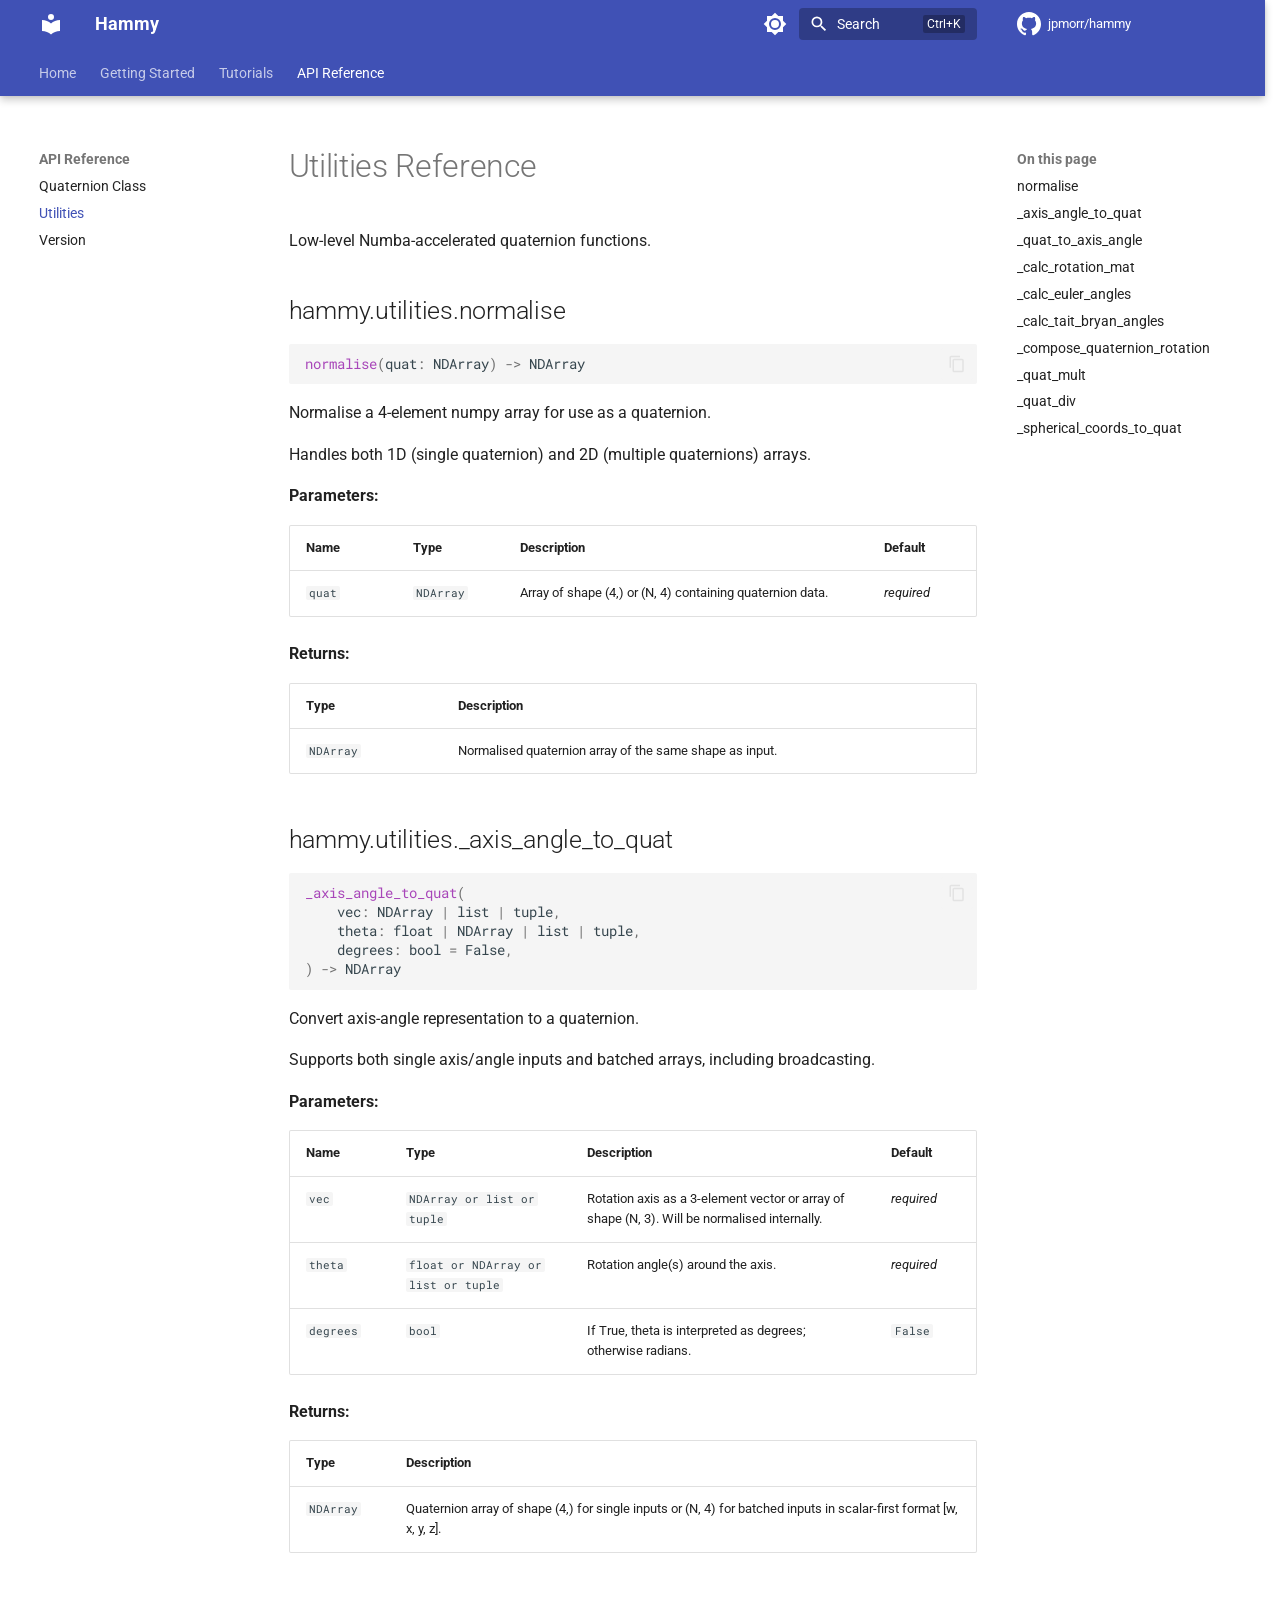
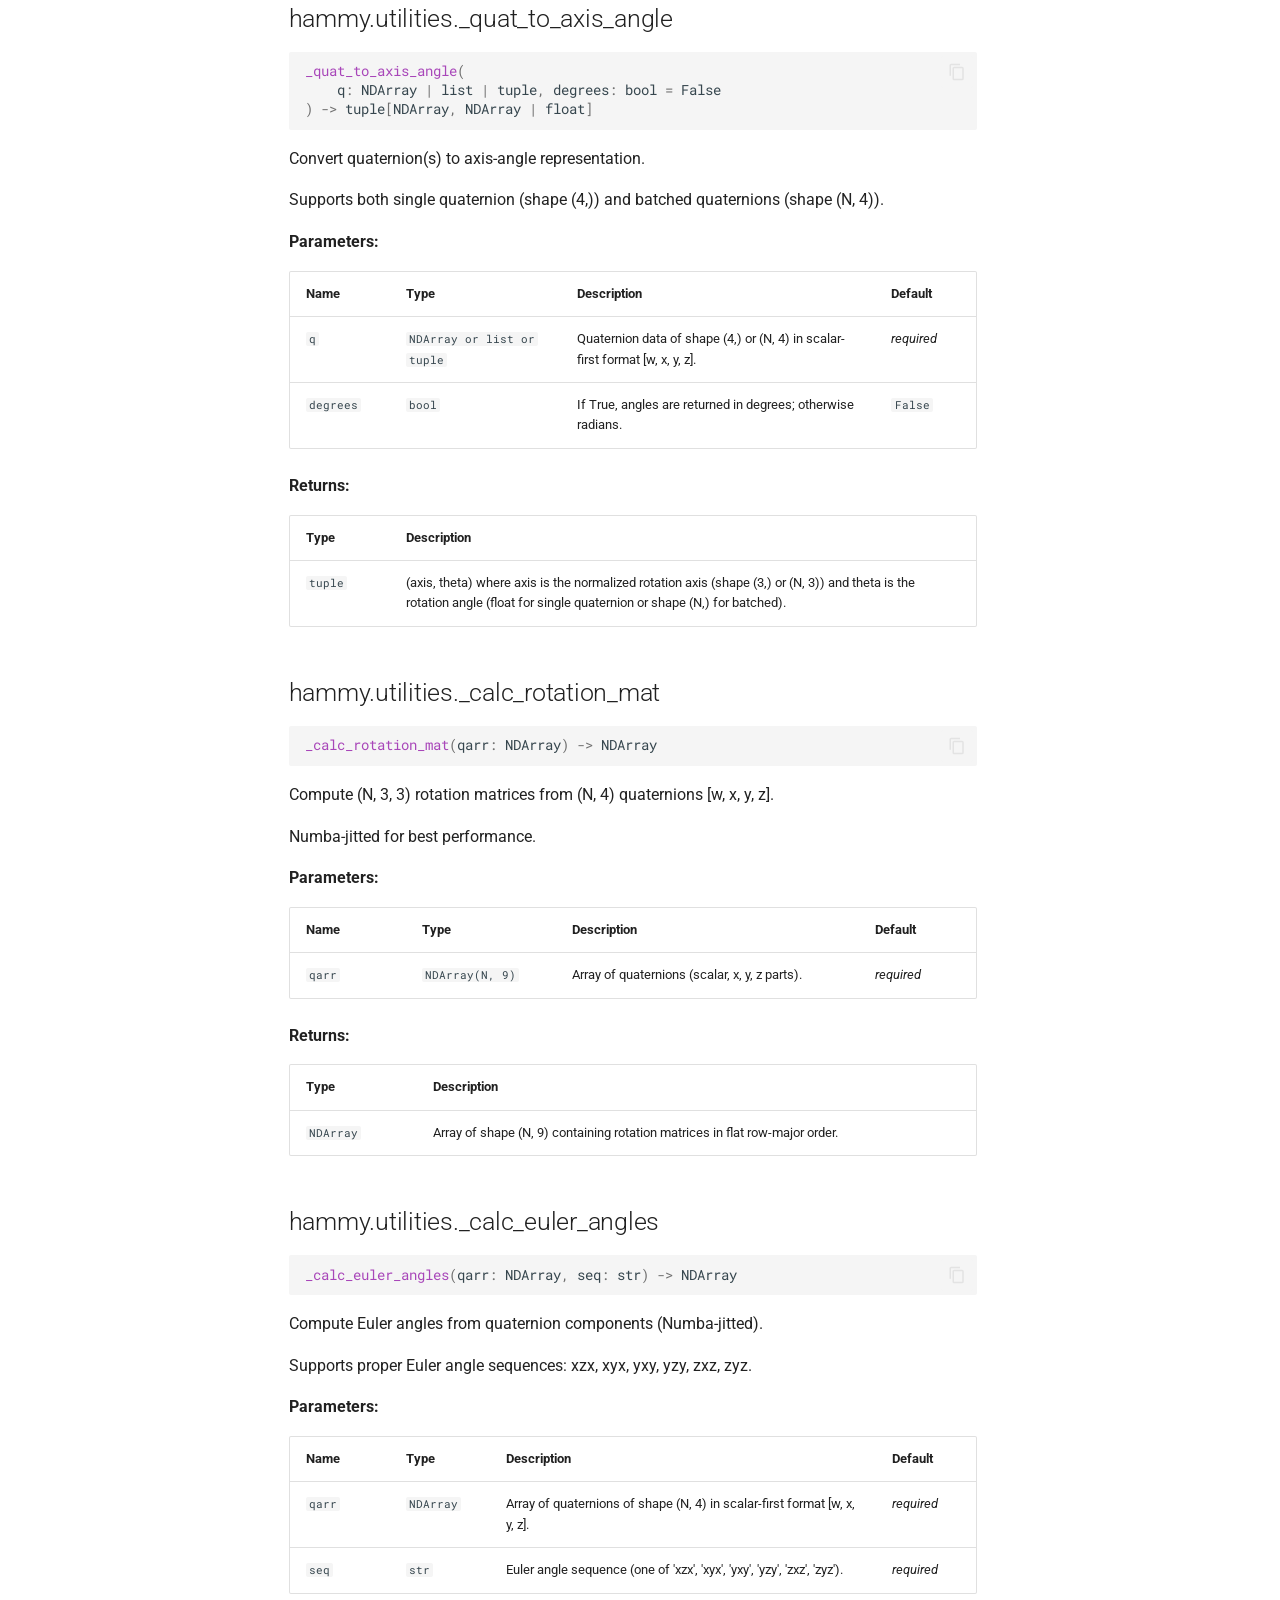
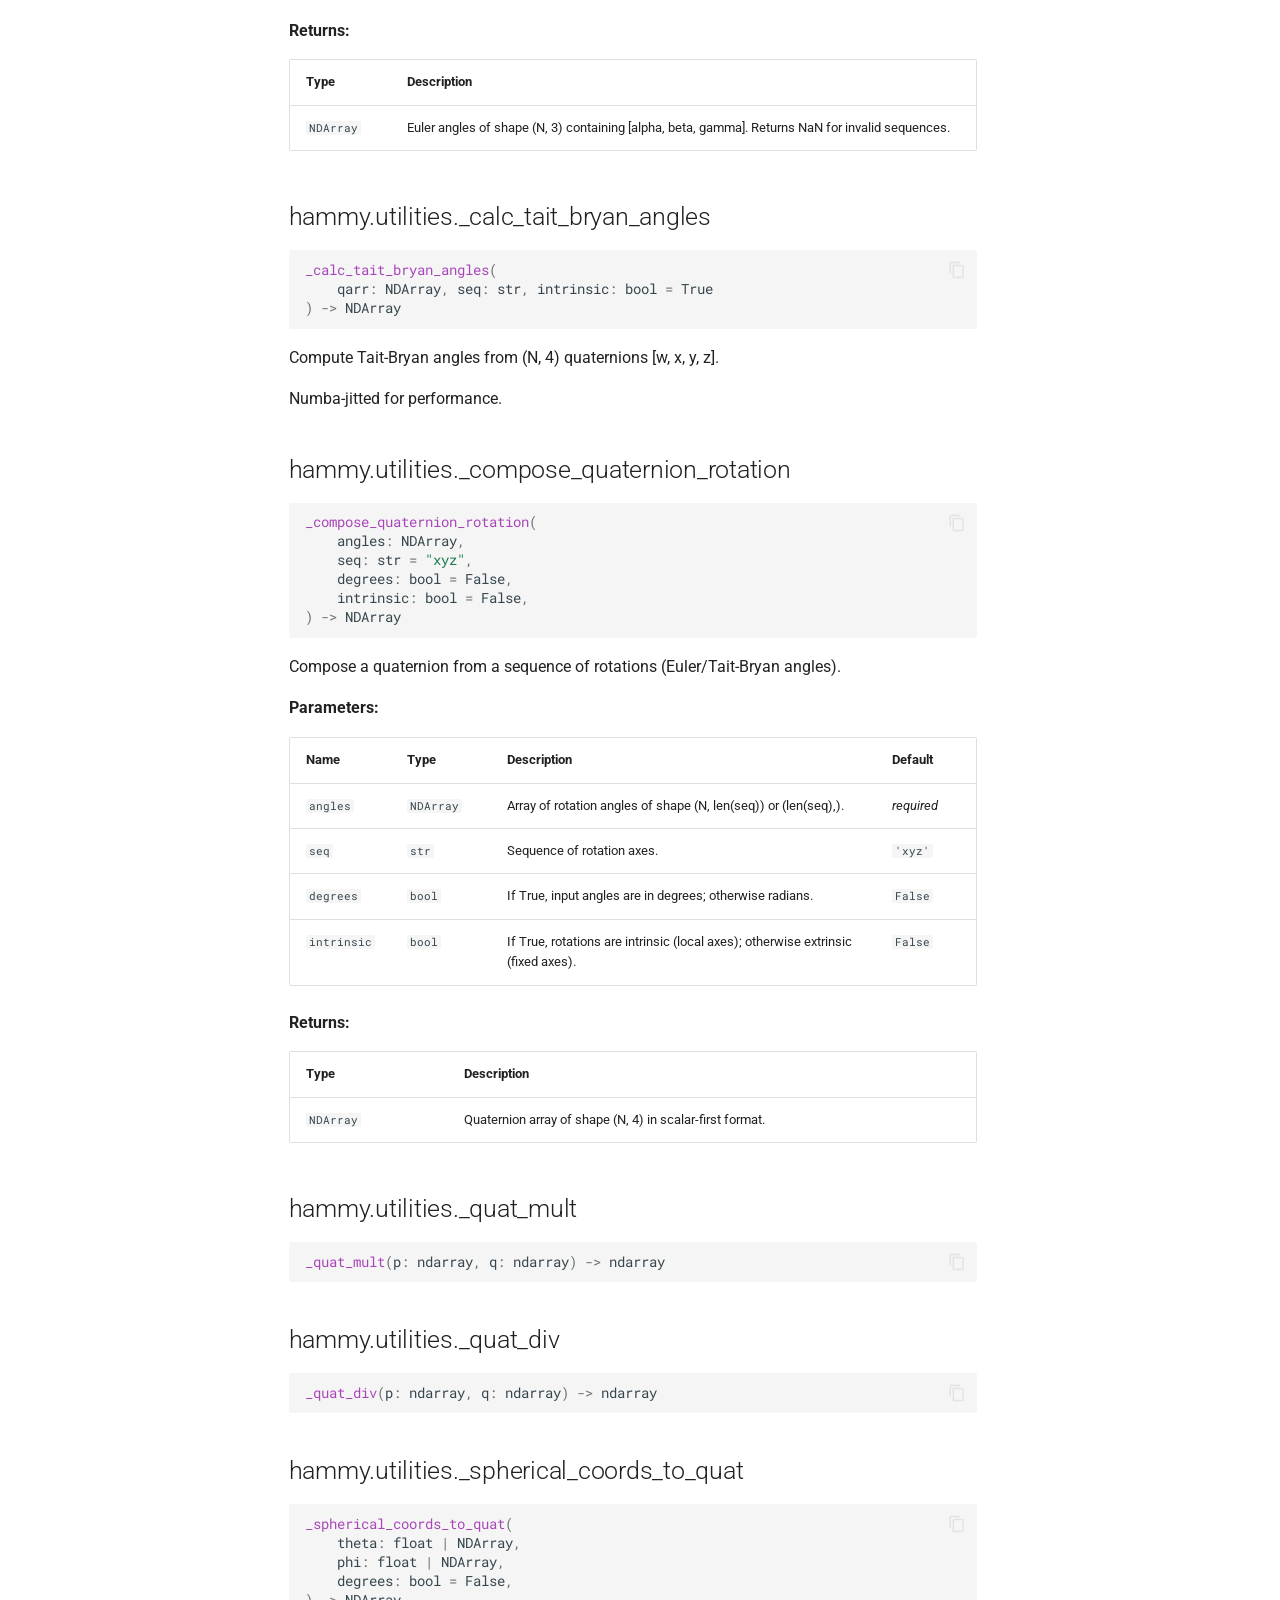
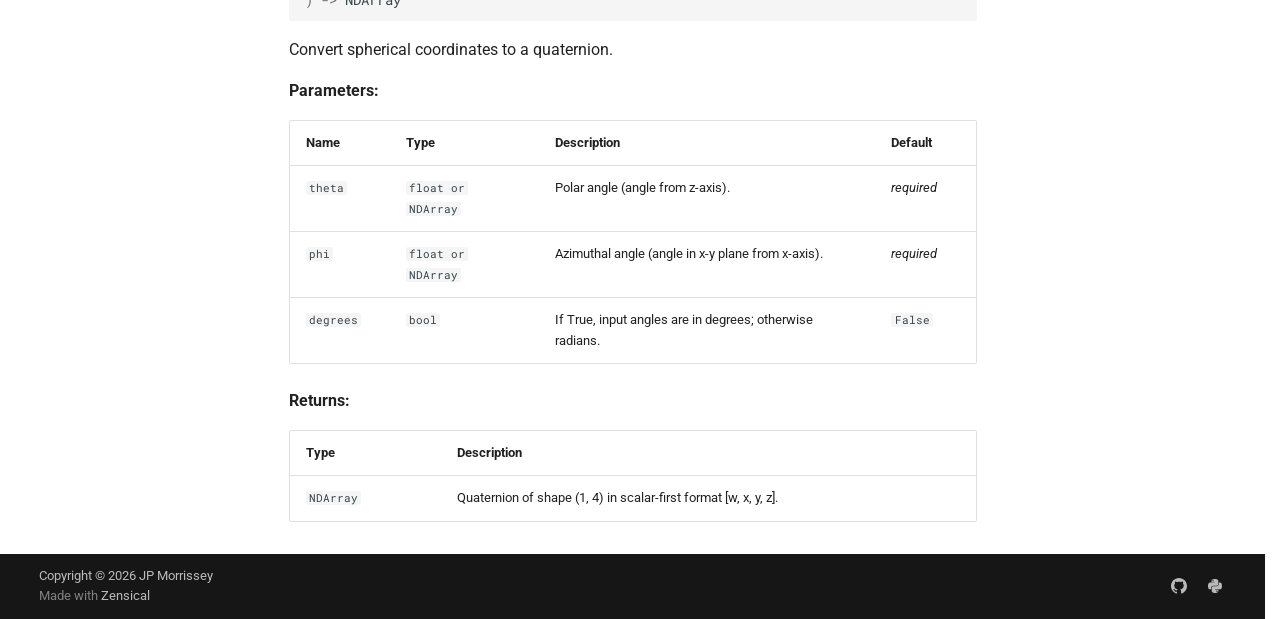
<file: reference/utilities/index.html>
<!doctype html>
<html lang="en" class="no-js">
  <head>
    
      <meta charset="utf-8">
      <meta name="viewport" content="width=device-width,initial-scale=1">
      
        <meta name="description" content="NumPy&#x2f;Numba-accelerated quaternion mathematics for 3D rotations">
      
      
      
        <link rel="canonical" href="https://jpmorr.github.io/hammy/reference/utilities/">
      
      
      
        <link rel="prev" href="../quaternion/">
      
      
        <link rel="next" href="../version/">
      
      
        
      
      
      <link rel="icon" href="../../assets/images/favicon.png">
      <meta name="generator" content="zensical-0.0.74">
    
    
      
        <title>Utilities - Hammy</title>
      
    
    
      
        
      
      <link rel="stylesheet" href="../../assets/stylesheets/classic/main.94dd801d.min.css">
      
        
          
        
        <link rel="stylesheet" href="../../assets/stylesheets/classic/palette.813d4b3f.min.css">
      
      


    
    
      
    
    
      
        
        
        <link rel="preconnect" href="https://fonts.gstatic.com" crossorigin>
        <link rel="stylesheet" href="https://fonts.googleapis.com/css?family=Roboto:300,300i,400,400i,500,500i,700,700i%7CRoboto+Mono:400,400i,700,700i&amp;display=fallback">
        <style>:root{--md-text-font:"Roboto";--md-code-font:"Roboto Mono"}</style>
      
    
    
    <script>__md_scope=new URL("../..",location),__md_scope.pathname.endsWith("/")||(__md_scope=new URL(__md_scope.pathname+"/",location)),__md_hash=e=>[...e].reduce(((e,t)=>(e<<5)-e+t.charCodeAt(0)),0),__md_get=(e,t=localStorage,_=__md_scope)=>JSON.parse(t.getItem(_.pathname+"."+e)),__md_set=(e,t,_=localStorage,a=__md_scope)=>{try{_.setItem(a.pathname+"."+e,JSON.stringify(t))}catch(e){}},document.documentElement.setAttribute("data-platform",navigator.platform)</script>
    
      

    
    
  </head>
  
  
    
    
      
    
    
    
    
    <body dir="ltr" data-md-color-scheme="default" data-md-color-primary="indigo" data-md-color-accent="indigo">
  
    
    <input class="md-toggle" data-md-toggle="drawer" type="checkbox" id="__drawer" autocomplete="off">
    <input class="md-toggle" data-md-toggle="search" type="checkbox" id="__search" autocomplete="off">
    <label class="md-overlay" for="__drawer" aria-hidden="true"></label>
    <div data-md-component="skip">
      <a href="#__skip" class="md-skip">
        Skip to content
      </a>
    </div>
    <div data-md-component="announce">
      
    </div>
    
    
      

  

<header class="md-header md-header--shadow md-header--lifted" data-md-component="header">
  <nav class="md-header__inner md-grid" aria-label="Header">
    <a href="../.." title="Hammy" class="md-header__button md-logo" aria-label="Hammy" data-md-component="logo">
      
  
  <svg xmlns="http://www.w3.org/2000/svg" viewBox="0 0 24 24"><path d="M12 8a3 3 0 0 0 3-3 3 3 0 0 0-3-3 3 3 0 0 0-3 3 3 3 0 0 0 3 3m0 3.54C9.64 9.35 6.5 8 3 8v11c3.5 0 6.64 1.35 9 3.54 2.36-2.19 5.5-3.54 9-3.54V8c-3.5 0-6.64 1.35-9 3.54"/></svg>

    </a>
    <label class="md-header__button md-icon" for="__drawer">
      
      <svg xmlns="http://www.w3.org/2000/svg" viewBox="0 0 24 24"><path d="M3 6h18v2H3zm0 5h18v2H3zm0 5h18v2H3z"/></svg>
      <span class="md-visually-hidden">Navigation</span>
    </label>
    <div class="md-header__title" data-md-component="header-title">
      <div class="md-header__ellipsis">
        <div class="md-header__topic">
          <span class="md-ellipsis">
            Hammy
          </span>
        </div>
        <div class="md-header__topic" data-md-component="header-topic">
          <span class="md-ellipsis">
            
              Utilities
            
          </span>
        </div>
      </div>
    </div>
    
      
        <form class="md-header__option" data-md-component="palette">
  
    
    
    
    <input class="md-option" data-md-color-media="none" data-md-color-scheme="default" data-md-color-primary="indigo" data-md-color-accent="indigo"  aria-label="Switch to dark mode"  type="radio" name="__palette" id="__palette_0">
    
      <label class="md-header__button md-icon" title="Switch to dark mode" for="__palette_1" hidden>
        <svg xmlns="http://www.w3.org/2000/svg" viewBox="0 0 24 24"><path d="M12 8a4 4 0 0 0-4 4 4 4 0 0 0 4 4 4 4 0 0 0 4-4 4 4 0 0 0-4-4m0 10a6 6 0 0 1-6-6 6 6 0 0 1 6-6 6 6 0 0 1 6 6 6 6 0 0 1-6 6m8-9.31V4h-4.69L12 .69 8.69 4H4v4.69L.69 12 4 15.31V20h4.69L12 23.31 15.31 20H20v-4.69L23.31 12z"/></svg>
      </label>
    
  
    
    
    
    <input class="md-option" data-md-color-media="none" data-md-color-scheme="slate" data-md-color-primary="indigo" data-md-color-accent="indigo"  aria-label="Switch to light mode"  type="radio" name="__palette" id="__palette_1">
    
      <label class="md-header__button md-icon" title="Switch to light mode" for="__palette_0" hidden>
        <svg xmlns="http://www.w3.org/2000/svg" viewBox="0 0 24 24"><path d="M12 18c-.89 0-1.74-.2-2.5-.55C11.56 16.5 13 14.42 13 12s-1.44-4.5-3.5-5.45C10.26 6.2 11.11 6 12 6a6 6 0 0 1 6 6 6 6 0 0 1-6 6m8-9.31V4h-4.69L12 .69 8.69 4H4v4.69L.69 12 4 15.31V20h4.69L12 23.31 15.31 20H20v-4.69L23.31 12z"/></svg>
      </label>
    
  
</form>
      
    
    
      <script>var palette=__md_get("__palette");if(palette&&palette.color){if("(prefers-color-scheme)"===palette.color.media){var media=matchMedia("(prefers-color-scheme: light)"),input=document.querySelector(media.matches?"[data-md-color-media='(prefers-color-scheme: light)']":"[data-md-color-media='(prefers-color-scheme: dark)']");palette.color.media=input.getAttribute("data-md-color-media"),palette.color.scheme=input.getAttribute("data-md-color-scheme"),palette.color.primary=input.getAttribute("data-md-color-primary"),palette.color.accent=input.getAttribute("data-md-color-accent")}for(var[key,value]of Object.entries(palette.color))document.body.setAttribute("data-md-color-"+key,value)}</script>
    
    
    
      
      
        <label class="md-header__button md-icon" for="__search">
          
          <svg xmlns="http://www.w3.org/2000/svg" viewBox="0 0 24 24"><path d="M9.5 3A6.5 6.5 0 0 1 16 9.5c0 1.61-.59 3.09-1.56 4.23l.27.27h.79l5 5-1.5 1.5-5-5v-.79l-.27-.27A6.52 6.52 0 0 1 9.5 16 6.5 6.5 0 0 1 3 9.5 6.5 6.5 0 0 1 9.5 3m0 2C7 5 5 7 5 9.5S7 14 9.5 14 14 12 14 9.5 12 5 9.5 5"/></svg>
          <span class="md-visually-hidden">Search</span>
        </label>
        <div class="md-search" data-md-component="search" role="dialog" aria-label="Search">
  <button type="button" class="md-search__button">
    Search
  </button>
</div>
      
    
    <div class="md-header__source">
      
        <a href="https://github.com/jpmorr/hammy" title="Go to repository" class="md-source" data-md-component="source">
  <div class="md-source__icon md-icon">
    
    <svg xmlns="http://www.w3.org/2000/svg" viewBox="0 0 512 512"><!--! Font Awesome Free 7.3.1 by @fontawesome - https://fontawesome.com License - https://fontawesome.com/license/free (Icons: CC BY 4.0, Fonts: SIL OFL 1.1, Code: MIT License) Copyright 2026 Fonticons, Inc.--><path fill="currentColor" d="M216.5 362.5c-66-8-112.5-55.5-112.5-117 0-25 9-52 24-70-6.5-16.5-5.5-51.5 2-66 20-2.5 47 8 63 22.5 19-6 39-9 63.5-9s44.5 3 62.5 8.5c15.5-14 43-24.5 63-22 7 13.5 8 48.5 1.5 65.5 16 19 24.5 44.5 24.5 70.5 0 61.5-46.5 108-113.5 116.5 17 11 28.5 35 28.5 62.5v52c0 15 12.5 23.5 27.5 17.5C441 459.5 512 369 512 257 512 115.5 397 0 255.5 0S0 115.5 0 257c0 111 70.5 203 165.5 237.5 13.5 5 26.5-4 26.5-17.5v-40c-7 3-16 5-24 5-33 0-52.5-18-66.5-51.5-5.5-13.5-11.5-21.5-23-23-6-.5-8-3-8-6 0-6 10-10.5 20-10.5 14.5 0 27 9 40 27.5 10 14.5 20.5 21 33 21s20.5-4.5 32-16c8.5-8.5 15-16 21-21"/></svg>
  </div>
  <div class="md-source__repository">
    jpmorr/hammy
  </div>
</a>
      
    </div>
  </nav>
  
    
      
<nav class="md-tabs" aria-label="Tabs" data-md-component="tabs">
  <div class="md-grid">
    <ul class="md-tabs__list">
      
        
  
  
  
  
    <li class="md-tabs__item">
      <a href="../.." class="md-tabs__link">
        
  
  Home

      </a>
    </li>
  

      
        
  
  
  
  
    
      
      
        
      
        
      
        
      
    
    
    
    
      <li class="md-tabs__item">
        <a href="../../getting-started/installation/" class="md-tabs__link">
          
  
  Getting Started

        </a>
      </li>
    
  

      
        
  
  
  
  
    
      
      
        
      
        
      
        
      
        
      
    
    
    
    
      <li class="md-tabs__item">
        <a href="../../tutorials/creating-quaternions/" class="md-tabs__link">
          
  
  Tutorials

        </a>
      </li>
    
  

      
        
  
  
  
    
  
  
    
      
      
        
      
        
      
        
      
    
    
    
    
      <li class="md-tabs__item md-tabs__item--active">
        <a href="../quaternion/" class="md-tabs__link">
          
  
  API Reference

        </a>
      </li>
    
  

      
    </ul>
  </div>
</nav>
    
  
</header>
    
    <div class="md-container" data-md-component="container">
      
      
        
      
      <main class="md-main" data-md-component="main">
        <div class="md-main__inner md-grid">
          
            
              
              <div class="md-sidebar md-sidebar--primary" data-md-component="sidebar" data-md-type="navigation" >
                <div class="md-sidebar__scrollwrap">
                  <div class="md-sidebar__inner">
                    


  


<nav class="md-nav md-nav--primary md-nav--lifted" aria-label="Navigation" data-md-level="0">
  <label class="md-nav__title" for="__drawer">
    <a href="../.." title="Hammy" class="md-nav__button md-logo" aria-label="Hammy" data-md-component="logo">
      
  
  <svg xmlns="http://www.w3.org/2000/svg" viewBox="0 0 24 24"><path d="M12 8a3 3 0 0 0 3-3 3 3 0 0 0-3-3 3 3 0 0 0-3 3 3 3 0 0 0 3 3m0 3.54C9.64 9.35 6.5 8 3 8v11c3.5 0 6.64 1.35 9 3.54 2.36-2.19 5.5-3.54 9-3.54V8c-3.5 0-6.64 1.35-9 3.54"/></svg>

    </a>
    Hammy
  </label>
  
    <div class="md-nav__source">
      <a href="https://github.com/jpmorr/hammy" title="Go to repository" class="md-source" data-md-component="source">
  <div class="md-source__icon md-icon">
    
    <svg xmlns="http://www.w3.org/2000/svg" viewBox="0 0 512 512"><!--! Font Awesome Free 7.3.1 by @fontawesome - https://fontawesome.com License - https://fontawesome.com/license/free (Icons: CC BY 4.0, Fonts: SIL OFL 1.1, Code: MIT License) Copyright 2026 Fonticons, Inc.--><path fill="currentColor" d="M216.5 362.5c-66-8-112.5-55.5-112.5-117 0-25 9-52 24-70-6.5-16.5-5.5-51.5 2-66 20-2.5 47 8 63 22.5 19-6 39-9 63.5-9s44.5 3 62.5 8.5c15.5-14 43-24.5 63-22 7 13.5 8 48.5 1.5 65.5 16 19 24.5 44.5 24.5 70.5 0 61.5-46.5 108-113.5 116.5 17 11 28.5 35 28.5 62.5v52c0 15 12.5 23.5 27.5 17.5C441 459.5 512 369 512 257 512 115.5 397 0 255.5 0S0 115.5 0 257c0 111 70.5 203 165.5 237.5 13.5 5 26.5-4 26.5-17.5v-40c-7 3-16 5-24 5-33 0-52.5-18-66.5-51.5-5.5-13.5-11.5-21.5-23-23-6-.5-8-3-8-6 0-6 10-10.5 20-10.5 14.5 0 27 9 40 27.5 10 14.5 20.5 21 33 21s20.5-4.5 32-16c8.5-8.5 15-16 21-21"/></svg>
  </div>
  <div class="md-source__repository">
    jpmorr/hammy
  </div>
</a>
    </div>
  
  <ul class="md-nav__list" data-md-scrollfix>
    
      
      
  
  
  
  
    <li class="md-nav__item">
      <a href="../.." class="md-nav__link">
        
  
  
  <span class="md-ellipsis">
    
  
  Home

    
  </span>
  
  

      </a>
    </li>
  

    
      
      
  
  
  
  
    
    
      
        
      
        
      
        
      
    
    
    
      
      
        
      
    
    
    <li class="md-nav__item md-nav__item--nested">
      
        
        
          
        
        <input class="md-nav__toggle md-toggle md-toggle--indeterminate" type="checkbox" id="__nav_2" >
        
          
          <label class="md-nav__link" for="__nav_2" id="__nav_2_label" tabindex="0">
            
  
  
  <span class="md-ellipsis">
    
  
  Getting Started

    
  </span>
  
  

            <span class="md-nav__icon md-icon"></span>
          </label>
        
        
          <nav class="md-nav" data-md-level="1" aria-labelledby="__nav_2_label" aria-expanded="false">
            <label class="md-nav__title" for="__nav_2">
              <span class="md-nav__icon md-icon"></span>
              
  
  Getting Started

            </label>
            <ul class="md-nav__list" data-md-scrollfix>
              
                
                  
  
  
  
  
    <li class="md-nav__item">
      <a href="../../getting-started/installation/" class="md-nav__link">
        
  
  
  <span class="md-ellipsis">
    
  
  Installation

    
  </span>
  
  

      </a>
    </li>
  

                
              
                
                  
  
  
  
  
    <li class="md-nav__item">
      <a href="../../getting-started/quick-start/" class="md-nav__link">
        
  
  
  <span class="md-ellipsis">
    
  
  Quick Start

    
  </span>
  
  

      </a>
    </li>
  

                
              
                
                  
  
  
  
  
    <li class="md-nav__item">
      <a href="../../getting-started/concepts/" class="md-nav__link">
        
  
  
  <span class="md-ellipsis">
    
  
  Basic Concepts

    
  </span>
  
  

      </a>
    </li>
  

                
              
            </ul>
          </nav>
        
      
    </li>
  

    
      
      
  
  
  
  
    
    
      
        
      
        
      
        
      
        
      
    
    
    
      
      
        
      
    
    
    <li class="md-nav__item md-nav__item--nested">
      
        
        
          
        
        <input class="md-nav__toggle md-toggle md-toggle--indeterminate" type="checkbox" id="__nav_3" >
        
          
          <label class="md-nav__link" for="__nav_3" id="__nav_3_label" tabindex="0">
            
  
  
  <span class="md-ellipsis">
    
  
  Tutorials

    
  </span>
  
  

            <span class="md-nav__icon md-icon"></span>
          </label>
        
        
          <nav class="md-nav" data-md-level="1" aria-labelledby="__nav_3_label" aria-expanded="false">
            <label class="md-nav__title" for="__nav_3">
              <span class="md-nav__icon md-icon"></span>
              
  
  Tutorials

            </label>
            <ul class="md-nav__list" data-md-scrollfix>
              
                
                  
  
  
  
  
    <li class="md-nav__item">
      <a href="../../tutorials/creating-quaternions/" class="md-nav__link">
        
  
  
  <span class="md-ellipsis">
    
  
  Creating Quaternions

    
  </span>
  
  

      </a>
    </li>
  

                
              
                
                  
  
  
  
  
    <li class="md-nav__item">
      <a href="../../tutorials/arithmetic/" class="md-nav__link">
        
  
  
  <span class="md-ellipsis">
    
  
  Quaternion Arithmetic

    
  </span>
  
  

      </a>
    </li>
  

                
              
                
                  
  
  
  
  
    <li class="md-nav__item">
      <a href="../../tutorials/conversions/" class="md-nav__link">
        
  
  
  <span class="md-ellipsis">
    
  
  Conversions

    
  </span>
  
  

      </a>
    </li>
  

                
              
                
                  
  
  
  
  
    <li class="md-nav__item">
      <a href="../../tutorials/batch-operations/" class="md-nav__link">
        
  
  
  <span class="md-ellipsis">
    
  
  Batch Operations

    
  </span>
  
  

      </a>
    </li>
  

                
              
            </ul>
          </nav>
        
      
    </li>
  

    
      
      
  
  
    
  
  
  
    
    
      
        
      
        
      
        
      
    
    
    
      
        
        
      
      
        
      
    
    
    <li class="md-nav__item md-nav__item--active md-nav__item--section md-nav__item--nested">
      
        
        
        <input class="md-nav__toggle md-toggle " type="checkbox" id="__nav_4" checked>
        
          
          <label class="md-nav__link" for="__nav_4" id="__nav_4_label" tabindex="">
            
  
  
  <span class="md-ellipsis">
    
  
  API Reference

    
  </span>
  
  

            <span class="md-nav__icon md-icon"></span>
          </label>
        
        
          <nav class="md-nav" data-md-level="1" aria-labelledby="__nav_4_label" aria-expanded="true">
            <label class="md-nav__title" for="__nav_4">
              <span class="md-nav__icon md-icon"></span>
              
  
  API Reference

            </label>
            <ul class="md-nav__list" data-md-scrollfix>
              
                
                  
  
  
  
  
    <li class="md-nav__item">
      <a href="../quaternion/" class="md-nav__link">
        
  
  
  <span class="md-ellipsis">
    
  
  Quaternion Class

    
  </span>
  
  

      </a>
    </li>
  

                
              
                
                  
  
  
    
  
  
  
    <li class="md-nav__item md-nav__item--active">
      
      
        <input class="md-nav__toggle md-toggle" type="checkbox" id="__toc">
      
      
      
        
      
      
        <label class="md-nav__link md-nav__link--active" for="__toc">
          
  
  
  <span class="md-ellipsis">
    
  
  Utilities

    
  </span>
  
  

          <span class="md-nav__icon md-icon"></span>
        </label>
      
      <a href="././" class="md-nav__link md-nav__link--active">
        
  
  
  <span class="md-ellipsis">
    
  
  Utilities

    
  </span>
  
  

      </a>
      
        


<nav class="md-nav md-nav--secondary" aria-label="On this page">
  
  
  
    
  
  
    <label class="md-nav__title" for="__toc">
      <span class="md-nav__icon md-icon"></span>
      On this page
    </label>
    <ul class="md-nav__list" data-md-component="toc" data-md-scrollfix>
      
        <li class="md-nav__item">
  <a href="#hammy.utilities.normalise" class="md-nav__link">
    <span class="md-ellipsis">
      <span class="md-typeset">
        normalise
      </span>
    </span>
  </a>
  
</li>
      
        <li class="md-nav__item">
  <a href="#hammy.utilities._axis_angle_to_quat" class="md-nav__link">
    <span class="md-ellipsis">
      <span class="md-typeset">
        _axis_angle_to_quat
      </span>
    </span>
  </a>
  
</li>
      
        <li class="md-nav__item">
  <a href="#hammy.utilities._quat_to_axis_angle" class="md-nav__link">
    <span class="md-ellipsis">
      <span class="md-typeset">
        _quat_to_axis_angle
      </span>
    </span>
  </a>
  
</li>
      
        <li class="md-nav__item">
  <a href="#hammy.utilities._calc_rotation_mat" class="md-nav__link">
    <span class="md-ellipsis">
      <span class="md-typeset">
        _calc_rotation_mat
      </span>
    </span>
  </a>
  
</li>
      
        <li class="md-nav__item">
  <a href="#hammy.utilities._calc_euler_angles" class="md-nav__link">
    <span class="md-ellipsis">
      <span class="md-typeset">
        _calc_euler_angles
      </span>
    </span>
  </a>
  
</li>
      
        <li class="md-nav__item">
  <a href="#hammy.utilities._calc_tait_bryan_angles" class="md-nav__link">
    <span class="md-ellipsis">
      <span class="md-typeset">
        _calc_tait_bryan_angles
      </span>
    </span>
  </a>
  
</li>
      
        <li class="md-nav__item">
  <a href="#hammy.utilities._compose_quaternion_rotation" class="md-nav__link">
    <span class="md-ellipsis">
      <span class="md-typeset">
        _compose_quaternion_rotation
      </span>
    </span>
  </a>
  
</li>
      
        <li class="md-nav__item">
  <a href="#hammy.utilities._quat_mult" class="md-nav__link">
    <span class="md-ellipsis">
      <span class="md-typeset">
        _quat_mult
      </span>
    </span>
  </a>
  
</li>
      
        <li class="md-nav__item">
  <a href="#hammy.utilities._quat_div" class="md-nav__link">
    <span class="md-ellipsis">
      <span class="md-typeset">
        _quat_div
      </span>
    </span>
  </a>
  
</li>
      
        <li class="md-nav__item">
  <a href="#hammy.utilities._spherical_coords_to_quat" class="md-nav__link">
    <span class="md-ellipsis">
      <span class="md-typeset">
        _spherical_coords_to_quat
      </span>
    </span>
  </a>
  
</li>
      
    </ul>
  
</nav>
      
    </li>
  

                
              
                
                  
  
  
  
  
    <li class="md-nav__item">
      <a href="../version/" class="md-nav__link">
        
  
  
  <span class="md-ellipsis">
    
  
  Version

    
  </span>
  
  

      </a>
    </li>
  

                
              
            </ul>
          </nav>
        
      
    </li>
  

    
  </ul>
</nav>
                  </div>
                </div>
              </div>
            
            
              
              <div class="md-sidebar md-sidebar--secondary" data-md-component="sidebar" data-md-type="toc" >
                <div class="md-sidebar__scrollwrap">
                  
                  <div class="md-sidebar__inner">
                    


<nav class="md-nav md-nav--secondary" aria-label="On this page">
  
  
  
    
  
  
    <label class="md-nav__title" for="__toc">
      <span class="md-nav__icon md-icon"></span>
      On this page
    </label>
    <ul class="md-nav__list" data-md-component="toc" data-md-scrollfix>
      
        <li class="md-nav__item">
  <a href="#hammy.utilities.normalise" class="md-nav__link">
    <span class="md-ellipsis">
      <span class="md-typeset">
        normalise
      </span>
    </span>
  </a>
  
</li>
      
        <li class="md-nav__item">
  <a href="#hammy.utilities._axis_angle_to_quat" class="md-nav__link">
    <span class="md-ellipsis">
      <span class="md-typeset">
        _axis_angle_to_quat
      </span>
    </span>
  </a>
  
</li>
      
        <li class="md-nav__item">
  <a href="#hammy.utilities._quat_to_axis_angle" class="md-nav__link">
    <span class="md-ellipsis">
      <span class="md-typeset">
        _quat_to_axis_angle
      </span>
    </span>
  </a>
  
</li>
      
        <li class="md-nav__item">
  <a href="#hammy.utilities._calc_rotation_mat" class="md-nav__link">
    <span class="md-ellipsis">
      <span class="md-typeset">
        _calc_rotation_mat
      </span>
    </span>
  </a>
  
</li>
      
        <li class="md-nav__item">
  <a href="#hammy.utilities._calc_euler_angles" class="md-nav__link">
    <span class="md-ellipsis">
      <span class="md-typeset">
        _calc_euler_angles
      </span>
    </span>
  </a>
  
</li>
      
        <li class="md-nav__item">
  <a href="#hammy.utilities._calc_tait_bryan_angles" class="md-nav__link">
    <span class="md-ellipsis">
      <span class="md-typeset">
        _calc_tait_bryan_angles
      </span>
    </span>
  </a>
  
</li>
      
        <li class="md-nav__item">
  <a href="#hammy.utilities._compose_quaternion_rotation" class="md-nav__link">
    <span class="md-ellipsis">
      <span class="md-typeset">
        _compose_quaternion_rotation
      </span>
    </span>
  </a>
  
</li>
      
        <li class="md-nav__item">
  <a href="#hammy.utilities._quat_mult" class="md-nav__link">
    <span class="md-ellipsis">
      <span class="md-typeset">
        _quat_mult
      </span>
    </span>
  </a>
  
</li>
      
        <li class="md-nav__item">
  <a href="#hammy.utilities._quat_div" class="md-nav__link">
    <span class="md-ellipsis">
      <span class="md-typeset">
        _quat_div
      </span>
    </span>
  </a>
  
</li>
      
        <li class="md-nav__item">
  <a href="#hammy.utilities._spherical_coords_to_quat" class="md-nav__link">
    <span class="md-ellipsis">
      <span class="md-typeset">
        _spherical_coords_to_quat
      </span>
    </span>
  </a>
  
</li>
      
    </ul>
  
</nav>
                  </div>
                </div>
              </div>
            
          
          
            <div class="md-content" data-md-component="content">
              
              <article class="md-content__inner md-typeset">
                <a id="__skip" tabindex="-1"></a>
                
                  

  
  


<h1 id="utilities-reference">Utilities Reference<a class="headerlink" href="#utilities-reference" title="Permanent link">&para;</a></h1>
<p>Low-level Numba-accelerated quaternion functions.</p>


<div class="doc doc-object doc-function">


<h2 id="hammy.utilities.normalise" class="doc doc-heading">
            <span class="doc doc-object-name doc-function-name">hammy.utilities.normalise</span>


<a href="#hammy.utilities.normalise" class="headerlink" title="Permanent link">&para;</a></h2>
<div class="language-python doc-signature highlight"><pre><span></span><code><span id="__span-0-1"><a id="__codelineno-0-1" name="__codelineno-0-1" href="#__codelineno-0-1"></a><span class="nf">normalise</span><span class="p">(</span><span class="n">quat</span><span class="p">:</span> <span class="n"><span title="numpy.typing.NDArray">NDArray</span></span><span class="p">)</span> <span class="o">-&gt;</span> <span class="n"><span title="numpy.typing.NDArray">NDArray</span></span>
</span></code></pre></div>

    <div class="doc doc-contents first">

        <p>Normalise a 4-element numpy array for use as a quaternion.</p>
<p>Handles both 1D (single quaternion) and 2D (multiple quaternions) arrays.</p>


<p><span class="doc-section-title">Parameters:</span></p>
    <table>
      <thead>
        <tr>
          <th>Name</th>
          <th>Type</th>
          <th>Description</th>
          <th>Default</th>
        </tr>
      </thead>
      <tbody>
          <tr class="doc-section-item">
            <td>
                <code>quat</code>
            </td>
            <td>
                  <code><span title="numpy.typing.NDArray">NDArray</span></code>
            </td>
            <td>
              <div class="doc-md-description">
                <p>Array of shape (4,) or (N, 4) containing quaternion data.</p>
              </div>
            </td>
            <td>
                <em>required</em>
            </td>
          </tr>
      </tbody>
    </table>


    <p><span class="doc-section-title">Returns:</span></p>
    <table>
      <thead>
        <tr>
          <th>Type</th>
          <th>Description</th>
        </tr>
      </thead>
      <tbody>
          <tr class="doc-section-item">
            <td>
                  <code><span title="numpy.typing.NDArray">NDArray</span></code>
            </td>
            <td>
              <div class="doc-md-description">
                <p>Normalised quaternion array of the same shape as input.</p>
              </div>
            </td>
          </tr>
      </tbody>
    </table>


    </div>

</div>

<div class="doc doc-object doc-function">


<h2 id="hammy.utilities._axis_angle_to_quat" class="doc doc-heading">
            <span class="doc doc-object-name doc-function-name">hammy.utilities._axis_angle_to_quat</span>


<a href="#hammy.utilities._axis_angle_to_quat" class="headerlink" title="Permanent link">&para;</a></h2>
<div class="language-python doc-signature highlight"><pre><span></span><code><span id="__span-0-1"><a id="__codelineno-0-1" name="__codelineno-0-1" href="#__codelineno-0-1"></a><span class="nf">_axis_angle_to_quat</span><span class="p">(</span>
</span><span id="__span-0-2"><a id="__codelineno-0-2" name="__codelineno-0-2" href="#__codelineno-0-2"></a>    <span class="n">vec</span><span class="p">:</span> <span class="n"><span title="numpy.typing.NDArray">NDArray</span></span> <span class="o">|</span> <span class="n"><span title="list">list</span></span> <span class="o">|</span> <span class="n"><span title="tuple">tuple</span></span><span class="p">,</span>
</span><span id="__span-0-3"><a id="__codelineno-0-3" name="__codelineno-0-3" href="#__codelineno-0-3"></a>    <span class="n">theta</span><span class="p">:</span> <span class="n"><span title="float">float</span></span> <span class="o">|</span> <span class="n"><span title="numpy.typing.NDArray">NDArray</span></span> <span class="o">|</span> <span class="n"><span title="list">list</span></span> <span class="o">|</span> <span class="n"><span title="tuple">tuple</span></span><span class="p">,</span>
</span><span id="__span-0-4"><a id="__codelineno-0-4" name="__codelineno-0-4" href="#__codelineno-0-4"></a>    <span class="n">degrees</span><span class="p">:</span> <span class="n"><span title="bool">bool</span></span> <span class="o">=</span> <span class="kc">False</span><span class="p">,</span>
</span><span id="__span-0-5"><a id="__codelineno-0-5" name="__codelineno-0-5" href="#__codelineno-0-5"></a><span class="p">)</span> <span class="o">-&gt;</span> <span class="n"><span title="numpy.typing.NDArray">NDArray</span></span>
</span></code></pre></div>

    <div class="doc doc-contents first">

        <p>Convert axis-angle representation to a quaternion.</p>
<p>Supports both single axis/angle inputs and batched arrays, including broadcasting.</p>


<p><span class="doc-section-title">Parameters:</span></p>
    <table>
      <thead>
        <tr>
          <th>Name</th>
          <th>Type</th>
          <th>Description</th>
          <th>Default</th>
        </tr>
      </thead>
      <tbody>
          <tr class="doc-section-item">
            <td>
                <code>vec</code>
            </td>
            <td>
                  <code><span title="numpy.typing.NDArray">NDArray</span> or <span title="list">list</span> or <span title="tuple">tuple</span></code>
            </td>
            <td>
              <div class="doc-md-description">
                <p>Rotation axis as a 3-element vector or array of shape (N, 3). Will be normalised internally.</p>
              </div>
            </td>
            <td>
                <em>required</em>
            </td>
          </tr>
          <tr class="doc-section-item">
            <td>
                <code>theta</code>
            </td>
            <td>
                  <code><span title="float">float</span> or <span title="numpy.typing.NDArray">NDArray</span> or <span title="list">list</span> or <span title="tuple">tuple</span></code>
            </td>
            <td>
              <div class="doc-md-description">
                <p>Rotation angle(s) around the axis.</p>
              </div>
            </td>
            <td>
                <em>required</em>
            </td>
          </tr>
          <tr class="doc-section-item">
            <td>
                <code>degrees</code>
            </td>
            <td>
                  <code><span title="bool">bool</span></code>
            </td>
            <td>
              <div class="doc-md-description">
                <p>If True, theta is interpreted as degrees; otherwise radians.</p>
              </div>
            </td>
            <td>
                  <code>False</code>
            </td>
          </tr>
      </tbody>
    </table>


    <p><span class="doc-section-title">Returns:</span></p>
    <table>
      <thead>
        <tr>
          <th>Type</th>
          <th>Description</th>
        </tr>
      </thead>
      <tbody>
          <tr class="doc-section-item">
            <td>
                  <code><span title="numpy.typing.NDArray">NDArray</span></code>
            </td>
            <td>
              <div class="doc-md-description">
                <p>Quaternion array of shape (4,) for single inputs or (N, 4) for batched inputs
in scalar-first format [w, x, y, z].</p>
              </div>
            </td>
          </tr>
      </tbody>
    </table>


    </div>

</div>

<div class="doc doc-object doc-function">


<h2 id="hammy.utilities._quat_to_axis_angle" class="doc doc-heading">
            <span class="doc doc-object-name doc-function-name">hammy.utilities._quat_to_axis_angle</span>


<a href="#hammy.utilities._quat_to_axis_angle" class="headerlink" title="Permanent link">&para;</a></h2>
<div class="language-python doc-signature highlight"><pre><span></span><code><span id="__span-0-1"><a id="__codelineno-0-1" name="__codelineno-0-1" href="#__codelineno-0-1"></a><span class="nf">_quat_to_axis_angle</span><span class="p">(</span>
</span><span id="__span-0-2"><a id="__codelineno-0-2" name="__codelineno-0-2" href="#__codelineno-0-2"></a>    <span class="n">q</span><span class="p">:</span> <span class="n"><span title="numpy.typing.NDArray">NDArray</span></span> <span class="o">|</span> <span class="n"><span title="list">list</span></span> <span class="o">|</span> <span class="n"><span title="tuple">tuple</span></span><span class="p">,</span> <span class="n">degrees</span><span class="p">:</span> <span class="n"><span title="bool">bool</span></span> <span class="o">=</span> <span class="kc">False</span>
</span><span id="__span-0-3"><a id="__codelineno-0-3" name="__codelineno-0-3" href="#__codelineno-0-3"></a><span class="p">)</span> <span class="o">-&gt;</span> <span class="n"><span title="tuple">tuple</span></span><span class="p">[</span><span class="n"><span title="numpy.typing.NDArray">NDArray</span></span><span class="p">,</span> <span class="n"><span title="numpy.typing.NDArray">NDArray</span></span> <span class="o">|</span> <span class="n"><span title="float">float</span></span><span class="p">]</span>
</span></code></pre></div>

    <div class="doc doc-contents first">

        <p>Convert quaternion(s) to axis-angle representation.</p>
<p>Supports both single quaternion (shape (4,)) and batched quaternions (shape (N, 4)).</p>


<p><span class="doc-section-title">Parameters:</span></p>
    <table>
      <thead>
        <tr>
          <th>Name</th>
          <th>Type</th>
          <th>Description</th>
          <th>Default</th>
        </tr>
      </thead>
      <tbody>
          <tr class="doc-section-item">
            <td>
                <code>q</code>
            </td>
            <td>
                  <code><span title="numpy.typing.NDArray">NDArray</span> or <span title="list">list</span> or <span title="tuple">tuple</span></code>
            </td>
            <td>
              <div class="doc-md-description">
                <p>Quaternion data of shape (4,) or (N, 4) in scalar-first format [w, x, y, z].</p>
              </div>
            </td>
            <td>
                <em>required</em>
            </td>
          </tr>
          <tr class="doc-section-item">
            <td>
                <code>degrees</code>
            </td>
            <td>
                  <code><span title="bool">bool</span></code>
            </td>
            <td>
              <div class="doc-md-description">
                <p>If True, angles are returned in degrees; otherwise radians.</p>
              </div>
            </td>
            <td>
                  <code>False</code>
            </td>
          </tr>
      </tbody>
    </table>


    <p><span class="doc-section-title">Returns:</span></p>
    <table>
      <thead>
        <tr>
          <th>Type</th>
          <th>Description</th>
        </tr>
      </thead>
      <tbody>
          <tr class="doc-section-item">
            <td>
                  <code><span title="tuple">tuple</span></code>
            </td>
            <td>
              <div class="doc-md-description">
                <p>(axis, theta) where axis is the normalized rotation axis (shape (3,) or (N, 3))
and theta is the rotation angle (float for single quaternion or shape (N,) for batched).</p>
              </div>
            </td>
          </tr>
      </tbody>
    </table>


    </div>

</div>

<div class="doc doc-object doc-function">


<h2 id="hammy.utilities._calc_rotation_mat" class="doc doc-heading">
            <span class="doc doc-object-name doc-function-name">hammy.utilities._calc_rotation_mat</span>


<a href="#hammy.utilities._calc_rotation_mat" class="headerlink" title="Permanent link">&para;</a></h2>
<div class="language-python doc-signature highlight"><pre><span></span><code><span id="__span-0-1"><a id="__codelineno-0-1" name="__codelineno-0-1" href="#__codelineno-0-1"></a><span class="nf">_calc_rotation_mat</span><span class="p">(</span><span class="n">qarr</span><span class="p">:</span> <span class="n"><span title="numpy.typing.NDArray">NDArray</span></span><span class="p">)</span> <span class="o">-&gt;</span> <span class="n"><span title="numpy.typing.NDArray">NDArray</span></span>
</span></code></pre></div>

    <div class="doc doc-contents first">

        <p>Compute (N, 3, 3) rotation matrices from (N, 4) quaternions [w, x, y, z].</p>
<p>Numba-jitted for best performance.</p>


<p><span class="doc-section-title">Parameters:</span></p>
    <table>
      <thead>
        <tr>
          <th>Name</th>
          <th>Type</th>
          <th>Description</th>
          <th>Default</th>
        </tr>
      </thead>
      <tbody>
          <tr class="doc-section-item">
            <td>
                <code>qarr</code>
            </td>
            <td>
                  <code><span title="numpy.typing.NDArray">NDArray</span>(<span title="N">N</span>, 9)</code>
            </td>
            <td>
              <div class="doc-md-description">
                <p>Array of quaternions (scalar, x, y, z parts).</p>
              </div>
            </td>
            <td>
                <em>required</em>
            </td>
          </tr>
      </tbody>
    </table>


    <p><span class="doc-section-title">Returns:</span></p>
    <table>
      <thead>
        <tr>
          <th>Type</th>
          <th>Description</th>
        </tr>
      </thead>
      <tbody>
          <tr class="doc-section-item">
            <td>
                  <code><span title="numpy.typing.NDArray">NDArray</span></code>
            </td>
            <td>
              <div class="doc-md-description">
                <p>Array of shape (N, 9) containing rotation matrices in flat row-major order.</p>
              </div>
            </td>
          </tr>
      </tbody>
    </table>


    </div>

</div>

<div class="doc doc-object doc-function">


<h2 id="hammy.utilities._calc_euler_angles" class="doc doc-heading">
            <span class="doc doc-object-name doc-function-name">hammy.utilities._calc_euler_angles</span>


<a href="#hammy.utilities._calc_euler_angles" class="headerlink" title="Permanent link">&para;</a></h2>
<div class="language-python doc-signature highlight"><pre><span></span><code><span id="__span-0-1"><a id="__codelineno-0-1" name="__codelineno-0-1" href="#__codelineno-0-1"></a><span class="nf">_calc_euler_angles</span><span class="p">(</span><span class="n">qarr</span><span class="p">:</span> <span class="n"><span title="numpy.typing.NDArray">NDArray</span></span><span class="p">,</span> <span class="n">seq</span><span class="p">:</span> <span class="n"><span title="str">str</span></span><span class="p">)</span> <span class="o">-&gt;</span> <span class="n"><span title="numpy.typing.NDArray">NDArray</span></span>
</span></code></pre></div>

    <div class="doc doc-contents first">

        <p>Compute Euler angles from quaternion components (Numba-jitted).</p>
<p>Supports proper Euler angle sequences: xzx, xyx, yxy, yzy, zxz, zyz.</p>


<p><span class="doc-section-title">Parameters:</span></p>
    <table>
      <thead>
        <tr>
          <th>Name</th>
          <th>Type</th>
          <th>Description</th>
          <th>Default</th>
        </tr>
      </thead>
      <tbody>
          <tr class="doc-section-item">
            <td>
                <code>qarr</code>
            </td>
            <td>
                  <code><span title="numpy.typing.NDArray">NDArray</span></code>
            </td>
            <td>
              <div class="doc-md-description">
                <p>Array of quaternions of shape (N, 4) in scalar-first format [w, x, y, z].</p>
              </div>
            </td>
            <td>
                <em>required</em>
            </td>
          </tr>
          <tr class="doc-section-item">
            <td>
                <code>seq</code>
            </td>
            <td>
                  <code><span title="str">str</span></code>
            </td>
            <td>
              <div class="doc-md-description">
                <p>Euler angle sequence (one of 'xzx', 'xyx', 'yxy', 'yzy', 'zxz', 'zyz').</p>
              </div>
            </td>
            <td>
                <em>required</em>
            </td>
          </tr>
      </tbody>
    </table>


    <p><span class="doc-section-title">Returns:</span></p>
    <table>
      <thead>
        <tr>
          <th>Type</th>
          <th>Description</th>
        </tr>
      </thead>
      <tbody>
          <tr class="doc-section-item">
            <td>
                  <code><span title="numpy.typing.NDArray">NDArray</span></code>
            </td>
            <td>
              <div class="doc-md-description">
                <p>Euler angles of shape (N, 3) containing [alpha, beta, gamma].
Returns NaN for invalid sequences.</p>
              </div>
            </td>
          </tr>
      </tbody>
    </table>


    </div>

</div>

<div class="doc doc-object doc-function">


<h2 id="hammy.utilities._calc_tait_bryan_angles" class="doc doc-heading">
            <span class="doc doc-object-name doc-function-name">hammy.utilities._calc_tait_bryan_angles</span>


<a href="#hammy.utilities._calc_tait_bryan_angles" class="headerlink" title="Permanent link">&para;</a></h2>
<div class="language-python doc-signature highlight"><pre><span></span><code><span id="__span-0-1"><a id="__codelineno-0-1" name="__codelineno-0-1" href="#__codelineno-0-1"></a><span class="nf">_calc_tait_bryan_angles</span><span class="p">(</span>
</span><span id="__span-0-2"><a id="__codelineno-0-2" name="__codelineno-0-2" href="#__codelineno-0-2"></a>    <span class="n">qarr</span><span class="p">:</span> <span class="n"><span title="numpy.typing.NDArray">NDArray</span></span><span class="p">,</span> <span class="n">seq</span><span class="p">:</span> <span class="n"><span title="str">str</span></span><span class="p">,</span> <span class="n">intrinsic</span><span class="p">:</span> <span class="n"><span title="bool">bool</span></span> <span class="o">=</span> <span class="kc">True</span>
</span><span id="__span-0-3"><a id="__codelineno-0-3" name="__codelineno-0-3" href="#__codelineno-0-3"></a><span class="p">)</span> <span class="o">-&gt;</span> <span class="n"><span title="numpy.typing.NDArray">NDArray</span></span>
</span></code></pre></div>

    <div class="doc doc-contents first">

        <p>Compute Tait-Bryan angles from (N, 4) quaternions [w, x, y, z].</p>
<p>Numba-jitted for performance.</p>


    </div>

</div>

<div class="doc doc-object doc-function">


<h2 id="hammy.utilities._compose_quaternion_rotation" class="doc doc-heading">
            <span class="doc doc-object-name doc-function-name">hammy.utilities._compose_quaternion_rotation</span>


<a href="#hammy.utilities._compose_quaternion_rotation" class="headerlink" title="Permanent link">&para;</a></h2>
<div class="language-python doc-signature highlight"><pre><span></span><code><span id="__span-0-1"><a id="__codelineno-0-1" name="__codelineno-0-1" href="#__codelineno-0-1"></a><span class="nf">_compose_quaternion_rotation</span><span class="p">(</span>
</span><span id="__span-0-2"><a id="__codelineno-0-2" name="__codelineno-0-2" href="#__codelineno-0-2"></a>    <span class="n">angles</span><span class="p">:</span> <span class="n"><span title="numpy.typing.NDArray">NDArray</span></span><span class="p">,</span>
</span><span id="__span-0-3"><a id="__codelineno-0-3" name="__codelineno-0-3" href="#__codelineno-0-3"></a>    <span class="n">seq</span><span class="p">:</span> <span class="n"><span title="str">str</span></span> <span class="o">=</span> <span class="s2">"xyz"</span><span class="p">,</span>
</span><span id="__span-0-4"><a id="__codelineno-0-4" name="__codelineno-0-4" href="#__codelineno-0-4"></a>    <span class="n">degrees</span><span class="p">:</span> <span class="n"><span title="bool">bool</span></span> <span class="o">=</span> <span class="kc">False</span><span class="p">,</span>
</span><span id="__span-0-5"><a id="__codelineno-0-5" name="__codelineno-0-5" href="#__codelineno-0-5"></a>    <span class="n">intrinsic</span><span class="p">:</span> <span class="n"><span title="bool">bool</span></span> <span class="o">=</span> <span class="kc">False</span><span class="p">,</span>
</span><span id="__span-0-6"><a id="__codelineno-0-6" name="__codelineno-0-6" href="#__codelineno-0-6"></a><span class="p">)</span> <span class="o">-&gt;</span> <span class="n"><span title="numpy.typing.NDArray">NDArray</span></span>
</span></code></pre></div>

    <div class="doc doc-contents first">

        <p>Compose a quaternion from a sequence of rotations (Euler/Tait-Bryan angles).</p>


<p><span class="doc-section-title">Parameters:</span></p>
    <table>
      <thead>
        <tr>
          <th>Name</th>
          <th>Type</th>
          <th>Description</th>
          <th>Default</th>
        </tr>
      </thead>
      <tbody>
          <tr class="doc-section-item">
            <td>
                <code>angles</code>
            </td>
            <td>
                  <code><span title="numpy.typing.NDArray">NDArray</span></code>
            </td>
            <td>
              <div class="doc-md-description">
                <p>Array of rotation angles of shape (N, len(seq)) or (len(seq),).</p>
              </div>
            </td>
            <td>
                <em>required</em>
            </td>
          </tr>
          <tr class="doc-section-item">
            <td>
                <code>seq</code>
            </td>
            <td>
                  <code><span title="str">str</span></code>
            </td>
            <td>
              <div class="doc-md-description">
                <p>Sequence of rotation axes.</p>
              </div>
            </td>
            <td>
                  <code>&#39;xyz&#39;</code>
            </td>
          </tr>
          <tr class="doc-section-item">
            <td>
                <code>degrees</code>
            </td>
            <td>
                  <code><span title="bool">bool</span></code>
            </td>
            <td>
              <div class="doc-md-description">
                <p>If True, input angles are in degrees; otherwise radians.</p>
              </div>
            </td>
            <td>
                  <code>False</code>
            </td>
          </tr>
          <tr class="doc-section-item">
            <td>
                <code>intrinsic</code>
            </td>
            <td>
                  <code><span title="bool">bool</span></code>
            </td>
            <td>
              <div class="doc-md-description">
                <p>If True, rotations are intrinsic (local axes); otherwise extrinsic (fixed axes).</p>
              </div>
            </td>
            <td>
                  <code>False</code>
            </td>
          </tr>
      </tbody>
    </table>


    <p><span class="doc-section-title">Returns:</span></p>
    <table>
      <thead>
        <tr>
          <th>Type</th>
          <th>Description</th>
        </tr>
      </thead>
      <tbody>
          <tr class="doc-section-item">
            <td>
                  <code><span title="numpy.typing.NDArray">NDArray</span></code>
            </td>
            <td>
              <div class="doc-md-description">
                <p>Quaternion array of shape (N, 4) in scalar-first format.</p>
              </div>
            </td>
          </tr>
      </tbody>
    </table>


    </div>

</div>

<div class="doc doc-object doc-function">


<h2 id="hammy.utilities._quat_mult" class="doc doc-heading">
            <span class="doc doc-object-name doc-function-name">hammy.utilities._quat_mult</span>


<a href="#hammy.utilities._quat_mult" class="headerlink" title="Permanent link">&para;</a></h2>
<div class="language-python doc-signature highlight"><pre><span></span><code><span id="__span-0-1"><a id="__codelineno-0-1" name="__codelineno-0-1" href="#__codelineno-0-1"></a><span class="nf">_quat_mult</span><span class="p">(</span><span class="n">p</span><span class="p">:</span> <span class="n"><span title="numpy.ndarray">ndarray</span></span><span class="p">,</span> <span class="n">q</span><span class="p">:</span> <span class="n"><span title="numpy.ndarray">ndarray</span></span><span class="p">)</span> <span class="o">-&gt;</span> <span class="n"><span title="numpy.ndarray">ndarray</span></span>
</span></code></pre></div>

    <div class="doc doc-contents first">


    </div>

</div>

<div class="doc doc-object doc-function">


<h2 id="hammy.utilities._quat_div" class="doc doc-heading">
            <span class="doc doc-object-name doc-function-name">hammy.utilities._quat_div</span>


<a href="#hammy.utilities._quat_div" class="headerlink" title="Permanent link">&para;</a></h2>
<div class="language-python doc-signature highlight"><pre><span></span><code><span id="__span-0-1"><a id="__codelineno-0-1" name="__codelineno-0-1" href="#__codelineno-0-1"></a><span class="nf">_quat_div</span><span class="p">(</span><span class="n">p</span><span class="p">:</span> <span class="n"><span title="numpy.ndarray">ndarray</span></span><span class="p">,</span> <span class="n">q</span><span class="p">:</span> <span class="n"><span title="numpy.ndarray">ndarray</span></span><span class="p">)</span> <span class="o">-&gt;</span> <span class="n"><span title="numpy.ndarray">ndarray</span></span>
</span></code></pre></div>

    <div class="doc doc-contents first">


    </div>

</div>

<div class="doc doc-object doc-function">


<h2 id="hammy.utilities._spherical_coords_to_quat" class="doc doc-heading">
            <span class="doc doc-object-name doc-function-name">hammy.utilities._spherical_coords_to_quat</span>


<a href="#hammy.utilities._spherical_coords_to_quat" class="headerlink" title="Permanent link">&para;</a></h2>
<div class="language-python doc-signature highlight"><pre><span></span><code><span id="__span-0-1"><a id="__codelineno-0-1" name="__codelineno-0-1" href="#__codelineno-0-1"></a><span class="nf">_spherical_coords_to_quat</span><span class="p">(</span>
</span><span id="__span-0-2"><a id="__codelineno-0-2" name="__codelineno-0-2" href="#__codelineno-0-2"></a>    <span class="n">theta</span><span class="p">:</span> <span class="n"><span title="float">float</span></span> <span class="o">|</span> <span class="n"><span title="numpy.typing.NDArray">NDArray</span></span><span class="p">,</span>
</span><span id="__span-0-3"><a id="__codelineno-0-3" name="__codelineno-0-3" href="#__codelineno-0-3"></a>    <span class="n">phi</span><span class="p">:</span> <span class="n"><span title="float">float</span></span> <span class="o">|</span> <span class="n"><span title="numpy.typing.NDArray">NDArray</span></span><span class="p">,</span>
</span><span id="__span-0-4"><a id="__codelineno-0-4" name="__codelineno-0-4" href="#__codelineno-0-4"></a>    <span class="n">degrees</span><span class="p">:</span> <span class="n"><span title="bool">bool</span></span> <span class="o">=</span> <span class="kc">False</span><span class="p">,</span>
</span><span id="__span-0-5"><a id="__codelineno-0-5" name="__codelineno-0-5" href="#__codelineno-0-5"></a><span class="p">)</span> <span class="o">-&gt;</span> <span class="n"><span title="numpy.typing.NDArray">NDArray</span></span>
</span></code></pre></div>

    <div class="doc doc-contents first">

        <p>Convert spherical coordinates to a quaternion.</p>


<p><span class="doc-section-title">Parameters:</span></p>
    <table>
      <thead>
        <tr>
          <th>Name</th>
          <th>Type</th>
          <th>Description</th>
          <th>Default</th>
        </tr>
      </thead>
      <tbody>
          <tr class="doc-section-item">
            <td>
                <code>theta</code>
            </td>
            <td>
                  <code><span title="float">float</span> or <span title="numpy.typing.NDArray">NDArray</span></code>
            </td>
            <td>
              <div class="doc-md-description">
                <p>Polar angle (angle from z-axis).</p>
              </div>
            </td>
            <td>
                <em>required</em>
            </td>
          </tr>
          <tr class="doc-section-item">
            <td>
                <code>phi</code>
            </td>
            <td>
                  <code><span title="float">float</span> or <span title="numpy.typing.NDArray">NDArray</span></code>
            </td>
            <td>
              <div class="doc-md-description">
                <p>Azimuthal angle (angle in x-y plane from x-axis).</p>
              </div>
            </td>
            <td>
                <em>required</em>
            </td>
          </tr>
          <tr class="doc-section-item">
            <td>
                <code>degrees</code>
            </td>
            <td>
                  <code><span title="bool">bool</span></code>
            </td>
            <td>
              <div class="doc-md-description">
                <p>If True, input angles are in degrees; otherwise radians.</p>
              </div>
            </td>
            <td>
                  <code>False</code>
            </td>
          </tr>
      </tbody>
    </table>


    <p><span class="doc-section-title">Returns:</span></p>
    <table>
      <thead>
        <tr>
          <th>Type</th>
          <th>Description</th>
        </tr>
      </thead>
      <tbody>
          <tr class="doc-section-item">
            <td>
                  <code><span title="numpy.typing.NDArray">NDArray</span></code>
            </td>
            <td>
              <div class="doc-md-description">
                <p>Quaternion of shape (1, 4) in scalar-first format [w, x, y, z].</p>
              </div>
            </td>
          </tr>
      </tbody>
    </table>


    </div>

</div>














                
              </article>
            </div>
          
          
<script>var target=document.getElementById(location.hash.slice(1));target&&target.name&&(target.checked=target.name.startsWith("__tabbed_"))</script>
        </div>
        
      </main>
      
        <footer class="md-footer">
  
  <div class="md-footer-meta md-typeset">
    <div class="md-footer-meta__inner md-grid">
      <div class="md-copyright">
  
    <div class="md-copyright__highlight">
      Copyright &copy; 2026 JP Morrissey
    </div>
  
  
    Made with
    <a href="https://zensical.org/" target="_blank" rel="noopener">
      Zensical
    </a>
  
</div>
      
        
<div class="md-social">
  
    
    
    
    
      
      
    
    <a href="https://github.com/jpmorr/hammy" target="_blank" rel="noopener" title="github.com" class="md-social__link">
      <svg xmlns="http://www.w3.org/2000/svg" viewBox="0 0 512 512"><!--! Font Awesome Free 7.3.1 by @fontawesome - https://fontawesome.com License - https://fontawesome.com/license/free (Icons: CC BY 4.0, Fonts: SIL OFL 1.1, Code: MIT License) Copyright 2026 Fonticons, Inc.--><path fill="currentColor" d="M216.5 362.5c-66-8-112.5-55.5-112.5-117 0-25 9-52 24-70-6.5-16.5-5.5-51.5 2-66 20-2.5 47 8 63 22.5 19-6 39-9 63.5-9s44.5 3 62.5 8.5c15.5-14 43-24.5 63-22 7 13.5 8 48.5 1.5 65.5 16 19 24.5 44.5 24.5 70.5 0 61.5-46.5 108-113.5 116.5 17 11 28.5 35 28.5 62.5v52c0 15 12.5 23.5 27.5 17.5C441 459.5 512 369 512 257 512 115.5 397 0 255.5 0S0 115.5 0 257c0 111 70.5 203 165.5 237.5 13.5 5 26.5-4 26.5-17.5v-40c-7 3-16 5-24 5-33 0-52.5-18-66.5-51.5-5.5-13.5-11.5-21.5-23-23-6-.5-8-3-8-6 0-6 10-10.5 20-10.5 14.5 0 27 9 40 27.5 10 14.5 20.5 21 33 21s20.5-4.5 32-16c8.5-8.5 15-16 21-21"/></svg>
    </a>
  
    
    
    
    
      
      
    
    <a href="https://pypi.org/project/hammy/" target="_blank" rel="noopener" title="pypi.org" class="md-social__link">
      <svg xmlns="http://www.w3.org/2000/svg" viewBox="0 0 448 512"><!--! Font Awesome Free 7.3.1 by @fontawesome - https://fontawesome.com License - https://fontawesome.com/license/free (Icons: CC BY 4.0, Fonts: SIL OFL 1.1, Code: MIT License) Copyright 2026 Fonticons, Inc.--><path fill="currentColor" d="M439.8 200.5c-7.7-30.9-22.3-54.2-53.4-54.2h-40.1v47.4c0 36.8-31.2 67.8-66.8 67.8H172.7c-29.2 0-53.4 25-53.4 54.3v101.8c0 29 25.2 46 53.4 54.3 33.8 9.9 66.3 11.7 106.8 0 26.9-7.8 53.4-23.5 53.4-54.3v-40.7H226.2v-13.6h160.2c31.1 0 42.6-21.7 53.4-54.2 11.2-33.5 10.7-65.7 0-108.6M286.2 444.7a20.4 20.4 0 1 1 0-40.7 20.4 20.4 0 1 1 0 40.7M167.8 248.1h106.8c29.7 0 53.4-24.5 53.4-54.3V91.9c0-29-24.4-50.7-53.4-55.6-35.8-5.9-74.7-5.6-106.8.1-45.2 8-53.4 24.7-53.4 55.6v40.7h106.9v13.6h-147c-31.1 0-58.3 18.7-66.8 54.2-9.8 40.7-10.2 66.1 0 108.6 7.6 31.6 25.7 54.2 56.8 54.2H101v-48.8c0-35.3 30.5-66.4 66.8-66.4m-6.6-183.4a20.4 20.4 0 1 1 0 40.8 20.4 20.4 0 1 1 0-40.8"/></svg>
    </a>
  
</div>
      
    </div>
  </div>
</footer>
      
    </div>
    <div class="md-dialog" data-md-component="dialog" role="status" aria-atomic="true">
      <div class="md-dialog__inner md-typeset"></div>
    </div>
    
    
    
      
      
      
      
        
        
      <script id="__config" type="application/json">{"annotate":null,"base":"../..","features":["navigation.tabs","navigation.tabs.sticky","navigation.sections","navigation.expand","navigation.indexes","search.highlight","search.suggest","toc.follow","content.code.copy","content.code.annotate"],"redirect":null,"search":"../../assets/javascripts/workers/search.719e0d91.min.js","tags":null,"translations":{"clipboard.copied":"Copied to clipboard","clipboard.copy":"Copy to clipboard","clipboard.error":"Could not copy to clipboard","search.result.more.one":"1 more on this page","search.result.more.other":"# more on this page","search.result.none":"No matching documents","search.result.one":"1 matching document","search.result.other":"# matching documents","search.result.placeholder":"Type to start searching","search.result.term.missing":"Missing","select.version":"Select version"},"version":null}</script>
    
    
      <script src="../../assets/javascripts/bundle.d31f0ffa.min.js"></script>
      
    
  </body>
</html>
</file>
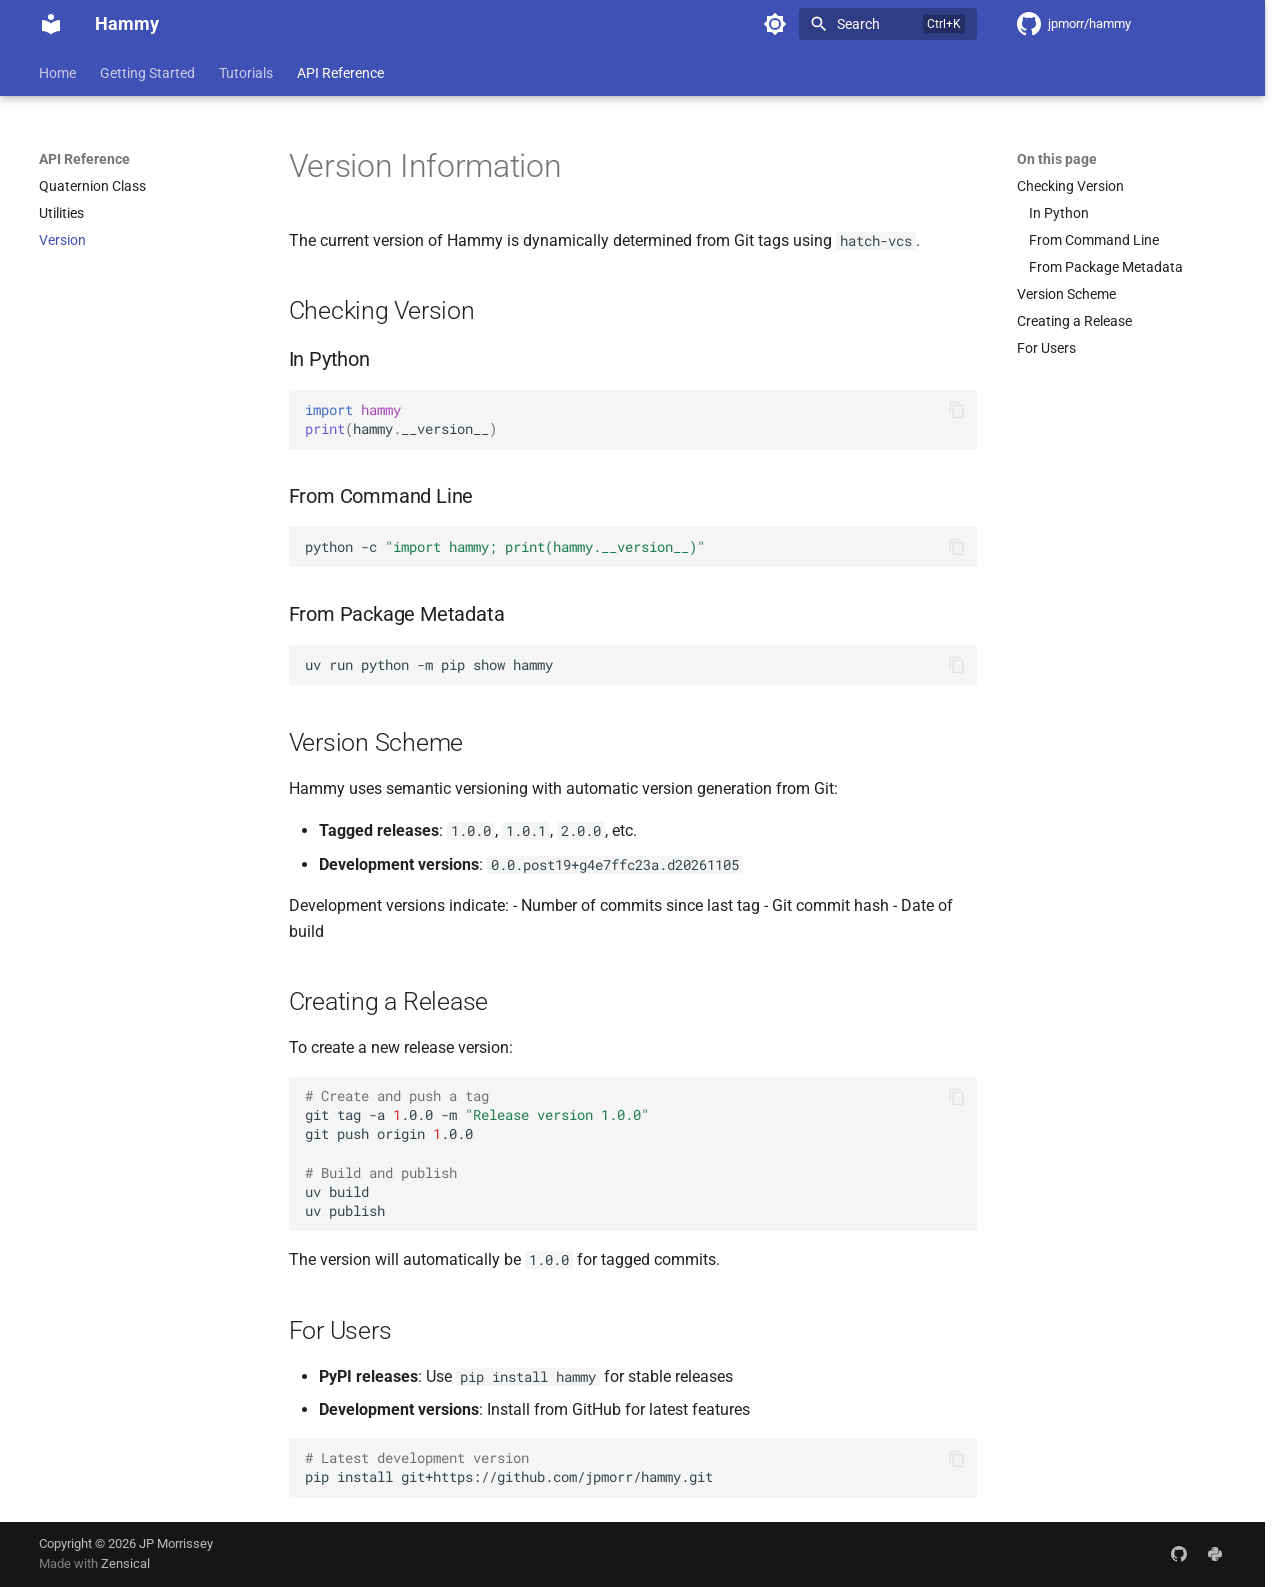
<file: reference/version/index.html>
<!doctype html>
<html lang="en" class="no-js">
  <head>
    
      <meta charset="utf-8">
      <meta name="viewport" content="width=device-width,initial-scale=1">
      
        <meta name="description" content="NumPy&#x2f;Numba-accelerated quaternion mathematics for 3D rotations">
      
      
      
        <link rel="canonical" href="https://jpmorr.github.io/hammy/reference/version/">
      
      
      
        <link rel="prev" href="../utilities/">
      
      
      
        
      
      
      <link rel="icon" href="../../assets/images/favicon.png">
      <meta name="generator" content="zensical-0.0.74">
    
    
      
        <title>Version - Hammy</title>
      
    
    
      
        
      
      <link rel="stylesheet" href="../../assets/stylesheets/classic/main.94dd801d.min.css">
      
        
          
        
        <link rel="stylesheet" href="../../assets/stylesheets/classic/palette.813d4b3f.min.css">
      
      


    
    
      
    
    
      
        
        
        <link rel="preconnect" href="https://fonts.gstatic.com" crossorigin>
        <link rel="stylesheet" href="https://fonts.googleapis.com/css?family=Roboto:300,300i,400,400i,500,500i,700,700i%7CRoboto+Mono:400,400i,700,700i&amp;display=fallback">
        <style>:root{--md-text-font:"Roboto";--md-code-font:"Roboto Mono"}</style>
      
    
    
    <script>__md_scope=new URL("../..",location),__md_scope.pathname.endsWith("/")||(__md_scope=new URL(__md_scope.pathname+"/",location)),__md_hash=e=>[...e].reduce(((e,t)=>(e<<5)-e+t.charCodeAt(0)),0),__md_get=(e,t=localStorage,_=__md_scope)=>JSON.parse(t.getItem(_.pathname+"."+e)),__md_set=(e,t,_=localStorage,a=__md_scope)=>{try{_.setItem(a.pathname+"."+e,JSON.stringify(t))}catch(e){}},document.documentElement.setAttribute("data-platform",navigator.platform)</script>
    
      

    
    
  </head>
  
  
    
    
      
    
    
    
    
    <body dir="ltr" data-md-color-scheme="default" data-md-color-primary="indigo" data-md-color-accent="indigo">
  
    
    <input class="md-toggle" data-md-toggle="drawer" type="checkbox" id="__drawer" autocomplete="off">
    <input class="md-toggle" data-md-toggle="search" type="checkbox" id="__search" autocomplete="off">
    <label class="md-overlay" for="__drawer" aria-hidden="true"></label>
    <div data-md-component="skip">
      <a href="#__skip" class="md-skip">
        Skip to content
      </a>
    </div>
    <div data-md-component="announce">
      
    </div>
    
    
      

  

<header class="md-header md-header--shadow md-header--lifted" data-md-component="header">
  <nav class="md-header__inner md-grid" aria-label="Header">
    <a href="../.." title="Hammy" class="md-header__button md-logo" aria-label="Hammy" data-md-component="logo">
      
  
  <svg xmlns="http://www.w3.org/2000/svg" viewBox="0 0 24 24"><path d="M12 8a3 3 0 0 0 3-3 3 3 0 0 0-3-3 3 3 0 0 0-3 3 3 3 0 0 0 3 3m0 3.54C9.64 9.35 6.5 8 3 8v11c3.5 0 6.64 1.35 9 3.54 2.36-2.19 5.5-3.54 9-3.54V8c-3.5 0-6.64 1.35-9 3.54"/></svg>

    </a>
    <label class="md-header__button md-icon" for="__drawer">
      
      <svg xmlns="http://www.w3.org/2000/svg" viewBox="0 0 24 24"><path d="M3 6h18v2H3zm0 5h18v2H3zm0 5h18v2H3z"/></svg>
      <span class="md-visually-hidden">Navigation</span>
    </label>
    <div class="md-header__title" data-md-component="header-title">
      <div class="md-header__ellipsis">
        <div class="md-header__topic">
          <span class="md-ellipsis">
            Hammy
          </span>
        </div>
        <div class="md-header__topic" data-md-component="header-topic">
          <span class="md-ellipsis">
            
              Version
            
          </span>
        </div>
      </div>
    </div>
    
      
        <form class="md-header__option" data-md-component="palette">
  
    
    
    
    <input class="md-option" data-md-color-media="none" data-md-color-scheme="default" data-md-color-primary="indigo" data-md-color-accent="indigo"  aria-label="Switch to dark mode"  type="radio" name="__palette" id="__palette_0">
    
      <label class="md-header__button md-icon" title="Switch to dark mode" for="__palette_1" hidden>
        <svg xmlns="http://www.w3.org/2000/svg" viewBox="0 0 24 24"><path d="M12 8a4 4 0 0 0-4 4 4 4 0 0 0 4 4 4 4 0 0 0 4-4 4 4 0 0 0-4-4m0 10a6 6 0 0 1-6-6 6 6 0 0 1 6-6 6 6 0 0 1 6 6 6 6 0 0 1-6 6m8-9.31V4h-4.69L12 .69 8.69 4H4v4.69L.69 12 4 15.31V20h4.69L12 23.31 15.31 20H20v-4.69L23.31 12z"/></svg>
      </label>
    
  
    
    
    
    <input class="md-option" data-md-color-media="none" data-md-color-scheme="slate" data-md-color-primary="indigo" data-md-color-accent="indigo"  aria-label="Switch to light mode"  type="radio" name="__palette" id="__palette_1">
    
      <label class="md-header__button md-icon" title="Switch to light mode" for="__palette_0" hidden>
        <svg xmlns="http://www.w3.org/2000/svg" viewBox="0 0 24 24"><path d="M12 18c-.89 0-1.74-.2-2.5-.55C11.56 16.5 13 14.42 13 12s-1.44-4.5-3.5-5.45C10.26 6.2 11.11 6 12 6a6 6 0 0 1 6 6 6 6 0 0 1-6 6m8-9.31V4h-4.69L12 .69 8.69 4H4v4.69L.69 12 4 15.31V20h4.69L12 23.31 15.31 20H20v-4.69L23.31 12z"/></svg>
      </label>
    
  
</form>
      
    
    
      <script>var palette=__md_get("__palette");if(palette&&palette.color){if("(prefers-color-scheme)"===palette.color.media){var media=matchMedia("(prefers-color-scheme: light)"),input=document.querySelector(media.matches?"[data-md-color-media='(prefers-color-scheme: light)']":"[data-md-color-media='(prefers-color-scheme: dark)']");palette.color.media=input.getAttribute("data-md-color-media"),palette.color.scheme=input.getAttribute("data-md-color-scheme"),palette.color.primary=input.getAttribute("data-md-color-primary"),palette.color.accent=input.getAttribute("data-md-color-accent")}for(var[key,value]of Object.entries(palette.color))document.body.setAttribute("data-md-color-"+key,value)}</script>
    
    
    
      
      
        <label class="md-header__button md-icon" for="__search">
          
          <svg xmlns="http://www.w3.org/2000/svg" viewBox="0 0 24 24"><path d="M9.5 3A6.5 6.5 0 0 1 16 9.5c0 1.61-.59 3.09-1.56 4.23l.27.27h.79l5 5-1.5 1.5-5-5v-.79l-.27-.27A6.52 6.52 0 0 1 9.5 16 6.5 6.5 0 0 1 3 9.5 6.5 6.5 0 0 1 9.5 3m0 2C7 5 5 7 5 9.5S7 14 9.5 14 14 12 14 9.5 12 5 9.5 5"/></svg>
          <span class="md-visually-hidden">Search</span>
        </label>
        <div class="md-search" data-md-component="search" role="dialog" aria-label="Search">
  <button type="button" class="md-search__button">
    Search
  </button>
</div>
      
    
    <div class="md-header__source">
      
        <a href="https://github.com/jpmorr/hammy" title="Go to repository" class="md-source" data-md-component="source">
  <div class="md-source__icon md-icon">
    
    <svg xmlns="http://www.w3.org/2000/svg" viewBox="0 0 512 512"><!--! Font Awesome Free 7.3.1 by @fontawesome - https://fontawesome.com License - https://fontawesome.com/license/free (Icons: CC BY 4.0, Fonts: SIL OFL 1.1, Code: MIT License) Copyright 2026 Fonticons, Inc.--><path fill="currentColor" d="M216.5 362.5c-66-8-112.5-55.5-112.5-117 0-25 9-52 24-70-6.5-16.5-5.5-51.5 2-66 20-2.5 47 8 63 22.5 19-6 39-9 63.5-9s44.5 3 62.5 8.5c15.5-14 43-24.5 63-22 7 13.5 8 48.5 1.5 65.5 16 19 24.5 44.5 24.5 70.5 0 61.5-46.5 108-113.5 116.5 17 11 28.5 35 28.5 62.5v52c0 15 12.5 23.5 27.5 17.5C441 459.5 512 369 512 257 512 115.5 397 0 255.5 0S0 115.5 0 257c0 111 70.5 203 165.5 237.5 13.5 5 26.5-4 26.5-17.5v-40c-7 3-16 5-24 5-33 0-52.5-18-66.5-51.5-5.5-13.5-11.5-21.5-23-23-6-.5-8-3-8-6 0-6 10-10.5 20-10.5 14.5 0 27 9 40 27.5 10 14.5 20.5 21 33 21s20.5-4.5 32-16c8.5-8.5 15-16 21-21"/></svg>
  </div>
  <div class="md-source__repository">
    jpmorr/hammy
  </div>
</a>
      
    </div>
  </nav>
  
    
      
<nav class="md-tabs" aria-label="Tabs" data-md-component="tabs">
  <div class="md-grid">
    <ul class="md-tabs__list">
      
        
  
  
  
  
    <li class="md-tabs__item">
      <a href="../.." class="md-tabs__link">
        
  
  Home

      </a>
    </li>
  

      
        
  
  
  
  
    
      
      
        
      
        
      
        
      
    
    
    
    
      <li class="md-tabs__item">
        <a href="../../getting-started/installation/" class="md-tabs__link">
          
  
  Getting Started

        </a>
      </li>
    
  

      
        
  
  
  
  
    
      
      
        
      
        
      
        
      
        
      
    
    
    
    
      <li class="md-tabs__item">
        <a href="../../tutorials/creating-quaternions/" class="md-tabs__link">
          
  
  Tutorials

        </a>
      </li>
    
  

      
        
  
  
  
    
  
  
    
      
      
        
      
        
      
        
      
    
    
    
    
      <li class="md-tabs__item md-tabs__item--active">
        <a href="../quaternion/" class="md-tabs__link">
          
  
  API Reference

        </a>
      </li>
    
  

      
    </ul>
  </div>
</nav>
    
  
</header>
    
    <div class="md-container" data-md-component="container">
      
      
        
      
      <main class="md-main" data-md-component="main">
        <div class="md-main__inner md-grid">
          
            
              
              <div class="md-sidebar md-sidebar--primary" data-md-component="sidebar" data-md-type="navigation" >
                <div class="md-sidebar__scrollwrap">
                  <div class="md-sidebar__inner">
                    


  


<nav class="md-nav md-nav--primary md-nav--lifted" aria-label="Navigation" data-md-level="0">
  <label class="md-nav__title" for="__drawer">
    <a href="../.." title="Hammy" class="md-nav__button md-logo" aria-label="Hammy" data-md-component="logo">
      
  
  <svg xmlns="http://www.w3.org/2000/svg" viewBox="0 0 24 24"><path d="M12 8a3 3 0 0 0 3-3 3 3 0 0 0-3-3 3 3 0 0 0-3 3 3 3 0 0 0 3 3m0 3.54C9.64 9.35 6.5 8 3 8v11c3.5 0 6.64 1.35 9 3.54 2.36-2.19 5.5-3.54 9-3.54V8c-3.5 0-6.64 1.35-9 3.54"/></svg>

    </a>
    Hammy
  </label>
  
    <div class="md-nav__source">
      <a href="https://github.com/jpmorr/hammy" title="Go to repository" class="md-source" data-md-component="source">
  <div class="md-source__icon md-icon">
    
    <svg xmlns="http://www.w3.org/2000/svg" viewBox="0 0 512 512"><!--! Font Awesome Free 7.3.1 by @fontawesome - https://fontawesome.com License - https://fontawesome.com/license/free (Icons: CC BY 4.0, Fonts: SIL OFL 1.1, Code: MIT License) Copyright 2026 Fonticons, Inc.--><path fill="currentColor" d="M216.5 362.5c-66-8-112.5-55.5-112.5-117 0-25 9-52 24-70-6.5-16.5-5.5-51.5 2-66 20-2.5 47 8 63 22.5 19-6 39-9 63.5-9s44.5 3 62.5 8.5c15.5-14 43-24.5 63-22 7 13.5 8 48.5 1.5 65.5 16 19 24.5 44.5 24.5 70.5 0 61.5-46.5 108-113.5 116.5 17 11 28.5 35 28.5 62.5v52c0 15 12.5 23.5 27.5 17.5C441 459.5 512 369 512 257 512 115.5 397 0 255.5 0S0 115.5 0 257c0 111 70.5 203 165.5 237.5 13.5 5 26.5-4 26.5-17.5v-40c-7 3-16 5-24 5-33 0-52.5-18-66.5-51.5-5.5-13.5-11.5-21.5-23-23-6-.5-8-3-8-6 0-6 10-10.5 20-10.5 14.5 0 27 9 40 27.5 10 14.5 20.5 21 33 21s20.5-4.5 32-16c8.5-8.5 15-16 21-21"/></svg>
  </div>
  <div class="md-source__repository">
    jpmorr/hammy
  </div>
</a>
    </div>
  
  <ul class="md-nav__list" data-md-scrollfix>
    
      
      
  
  
  
  
    <li class="md-nav__item">
      <a href="../.." class="md-nav__link">
        
  
  
  <span class="md-ellipsis">
    
  
  Home

    
  </span>
  
  

      </a>
    </li>
  

    
      
      
  
  
  
  
    
    
      
        
      
        
      
        
      
    
    
    
      
      
        
      
    
    
    <li class="md-nav__item md-nav__item--nested">
      
        
        
          
        
        <input class="md-nav__toggle md-toggle md-toggle--indeterminate" type="checkbox" id="__nav_2" >
        
          
          <label class="md-nav__link" for="__nav_2" id="__nav_2_label" tabindex="0">
            
  
  
  <span class="md-ellipsis">
    
  
  Getting Started

    
  </span>
  
  

            <span class="md-nav__icon md-icon"></span>
          </label>
        
        
          <nav class="md-nav" data-md-level="1" aria-labelledby="__nav_2_label" aria-expanded="false">
            <label class="md-nav__title" for="__nav_2">
              <span class="md-nav__icon md-icon"></span>
              
  
  Getting Started

            </label>
            <ul class="md-nav__list" data-md-scrollfix>
              
                
                  
  
  
  
  
    <li class="md-nav__item">
      <a href="../../getting-started/installation/" class="md-nav__link">
        
  
  
  <span class="md-ellipsis">
    
  
  Installation

    
  </span>
  
  

      </a>
    </li>
  

                
              
                
                  
  
  
  
  
    <li class="md-nav__item">
      <a href="../../getting-started/quick-start/" class="md-nav__link">
        
  
  
  <span class="md-ellipsis">
    
  
  Quick Start

    
  </span>
  
  

      </a>
    </li>
  

                
              
                
                  
  
  
  
  
    <li class="md-nav__item">
      <a href="../../getting-started/concepts/" class="md-nav__link">
        
  
  
  <span class="md-ellipsis">
    
  
  Basic Concepts

    
  </span>
  
  

      </a>
    </li>
  

                
              
            </ul>
          </nav>
        
      
    </li>
  

    
      
      
  
  
  
  
    
    
      
        
      
        
      
        
      
        
      
    
    
    
      
      
        
      
    
    
    <li class="md-nav__item md-nav__item--nested">
      
        
        
          
        
        <input class="md-nav__toggle md-toggle md-toggle--indeterminate" type="checkbox" id="__nav_3" >
        
          
          <label class="md-nav__link" for="__nav_3" id="__nav_3_label" tabindex="0">
            
  
  
  <span class="md-ellipsis">
    
  
  Tutorials

    
  </span>
  
  

            <span class="md-nav__icon md-icon"></span>
          </label>
        
        
          <nav class="md-nav" data-md-level="1" aria-labelledby="__nav_3_label" aria-expanded="false">
            <label class="md-nav__title" for="__nav_3">
              <span class="md-nav__icon md-icon"></span>
              
  
  Tutorials

            </label>
            <ul class="md-nav__list" data-md-scrollfix>
              
                
                  
  
  
  
  
    <li class="md-nav__item">
      <a href="../../tutorials/creating-quaternions/" class="md-nav__link">
        
  
  
  <span class="md-ellipsis">
    
  
  Creating Quaternions

    
  </span>
  
  

      </a>
    </li>
  

                
              
                
                  
  
  
  
  
    <li class="md-nav__item">
      <a href="../../tutorials/arithmetic/" class="md-nav__link">
        
  
  
  <span class="md-ellipsis">
    
  
  Quaternion Arithmetic

    
  </span>
  
  

      </a>
    </li>
  

                
              
                
                  
  
  
  
  
    <li class="md-nav__item">
      <a href="../../tutorials/conversions/" class="md-nav__link">
        
  
  
  <span class="md-ellipsis">
    
  
  Conversions

    
  </span>
  
  

      </a>
    </li>
  

                
              
                
                  
  
  
  
  
    <li class="md-nav__item">
      <a href="../../tutorials/batch-operations/" class="md-nav__link">
        
  
  
  <span class="md-ellipsis">
    
  
  Batch Operations

    
  </span>
  
  

      </a>
    </li>
  

                
              
            </ul>
          </nav>
        
      
    </li>
  

    
      
      
  
  
    
  
  
  
    
    
      
        
      
        
      
        
      
    
    
    
      
        
        
      
      
        
      
    
    
    <li class="md-nav__item md-nav__item--active md-nav__item--section md-nav__item--nested">
      
        
        
        <input class="md-nav__toggle md-toggle " type="checkbox" id="__nav_4" checked>
        
          
          <label class="md-nav__link" for="__nav_4" id="__nav_4_label" tabindex="">
            
  
  
  <span class="md-ellipsis">
    
  
  API Reference

    
  </span>
  
  

            <span class="md-nav__icon md-icon"></span>
          </label>
        
        
          <nav class="md-nav" data-md-level="1" aria-labelledby="__nav_4_label" aria-expanded="true">
            <label class="md-nav__title" for="__nav_4">
              <span class="md-nav__icon md-icon"></span>
              
  
  API Reference

            </label>
            <ul class="md-nav__list" data-md-scrollfix>
              
                
                  
  
  
  
  
    <li class="md-nav__item">
      <a href="../quaternion/" class="md-nav__link">
        
  
  
  <span class="md-ellipsis">
    
  
  Quaternion Class

    
  </span>
  
  

      </a>
    </li>
  

                
              
                
                  
  
  
  
  
    <li class="md-nav__item">
      <a href="../utilities/" class="md-nav__link">
        
  
  
  <span class="md-ellipsis">
    
  
  Utilities

    
  </span>
  
  

      </a>
    </li>
  

                
              
                
                  
  
  
    
  
  
  
    <li class="md-nav__item md-nav__item--active">
      
      
        <input class="md-nav__toggle md-toggle" type="checkbox" id="__toc">
      
      
      
        
      
      
        <label class="md-nav__link md-nav__link--active" for="__toc">
          
  
  
  <span class="md-ellipsis">
    
  
  Version

    
  </span>
  
  

          <span class="md-nav__icon md-icon"></span>
        </label>
      
      <a href="././" class="md-nav__link md-nav__link--active">
        
  
  
  <span class="md-ellipsis">
    
  
  Version

    
  </span>
  
  

      </a>
      
        


<nav class="md-nav md-nav--secondary" aria-label="On this page">
  
  
  
    
  
  
    <label class="md-nav__title" for="__toc">
      <span class="md-nav__icon md-icon"></span>
      On this page
    </label>
    <ul class="md-nav__list" data-md-component="toc" data-md-scrollfix>
      
        <li class="md-nav__item">
  <a href="#checking-version" class="md-nav__link">
    <span class="md-ellipsis">
      <span class="md-typeset">
        Checking Version
      </span>
    </span>
  </a>
  
    <nav class="md-nav" aria-label="Checking Version">
      <ul class="md-nav__list">
        
          <li class="md-nav__item">
  <a href="#in-python" class="md-nav__link">
    <span class="md-ellipsis">
      <span class="md-typeset">
        In Python
      </span>
    </span>
  </a>
  
</li>
        
          <li class="md-nav__item">
  <a href="#from-command-line" class="md-nav__link">
    <span class="md-ellipsis">
      <span class="md-typeset">
        From Command Line
      </span>
    </span>
  </a>
  
</li>
        
          <li class="md-nav__item">
  <a href="#from-package-metadata" class="md-nav__link">
    <span class="md-ellipsis">
      <span class="md-typeset">
        From Package Metadata
      </span>
    </span>
  </a>
  
</li>
        
      </ul>
    </nav>
  
</li>
      
        <li class="md-nav__item">
  <a href="#version-scheme" class="md-nav__link">
    <span class="md-ellipsis">
      <span class="md-typeset">
        Version Scheme
      </span>
    </span>
  </a>
  
</li>
      
        <li class="md-nav__item">
  <a href="#creating-a-release" class="md-nav__link">
    <span class="md-ellipsis">
      <span class="md-typeset">
        Creating a Release
      </span>
    </span>
  </a>
  
</li>
      
        <li class="md-nav__item">
  <a href="#for-users" class="md-nav__link">
    <span class="md-ellipsis">
      <span class="md-typeset">
        For Users
      </span>
    </span>
  </a>
  
</li>
      
    </ul>
  
</nav>
      
    </li>
  

                
              
            </ul>
          </nav>
        
      
    </li>
  

    
  </ul>
</nav>
                  </div>
                </div>
              </div>
            
            
              
              <div class="md-sidebar md-sidebar--secondary" data-md-component="sidebar" data-md-type="toc" >
                <div class="md-sidebar__scrollwrap">
                  
                  <div class="md-sidebar__inner">
                    


<nav class="md-nav md-nav--secondary" aria-label="On this page">
  
  
  
    
  
  
    <label class="md-nav__title" for="__toc">
      <span class="md-nav__icon md-icon"></span>
      On this page
    </label>
    <ul class="md-nav__list" data-md-component="toc" data-md-scrollfix>
      
        <li class="md-nav__item">
  <a href="#checking-version" class="md-nav__link">
    <span class="md-ellipsis">
      <span class="md-typeset">
        Checking Version
      </span>
    </span>
  </a>
  
    <nav class="md-nav" aria-label="Checking Version">
      <ul class="md-nav__list">
        
          <li class="md-nav__item">
  <a href="#in-python" class="md-nav__link">
    <span class="md-ellipsis">
      <span class="md-typeset">
        In Python
      </span>
    </span>
  </a>
  
</li>
        
          <li class="md-nav__item">
  <a href="#from-command-line" class="md-nav__link">
    <span class="md-ellipsis">
      <span class="md-typeset">
        From Command Line
      </span>
    </span>
  </a>
  
</li>
        
          <li class="md-nav__item">
  <a href="#from-package-metadata" class="md-nav__link">
    <span class="md-ellipsis">
      <span class="md-typeset">
        From Package Metadata
      </span>
    </span>
  </a>
  
</li>
        
      </ul>
    </nav>
  
</li>
      
        <li class="md-nav__item">
  <a href="#version-scheme" class="md-nav__link">
    <span class="md-ellipsis">
      <span class="md-typeset">
        Version Scheme
      </span>
    </span>
  </a>
  
</li>
      
        <li class="md-nav__item">
  <a href="#creating-a-release" class="md-nav__link">
    <span class="md-ellipsis">
      <span class="md-typeset">
        Creating a Release
      </span>
    </span>
  </a>
  
</li>
      
        <li class="md-nav__item">
  <a href="#for-users" class="md-nav__link">
    <span class="md-ellipsis">
      <span class="md-typeset">
        For Users
      </span>
    </span>
  </a>
  
</li>
      
    </ul>
  
</nav>
                  </div>
                </div>
              </div>
            
          
          
            <div class="md-content" data-md-component="content">
              
              <article class="md-content__inner md-typeset">
                <a id="__skip" tabindex="-1"></a>
                
                  

  
  


<h1 id="version-information">Version Information<a class="headerlink" href="#version-information" title="Permanent link">&para;</a></h1>
<p>The current version of Hammy is dynamically determined from Git tags using <code>hatch-vcs</code>.</p>
<h2 id="checking-version">Checking Version<a class="headerlink" href="#checking-version" title="Permanent link">&para;</a></h2>
<h3 id="in-python">In Python<a class="headerlink" href="#in-python" title="Permanent link">&para;</a></h3>
<div class="language-python highlight"><pre><span></span><code><span id="__span-0-1"><a id="__codelineno-0-1" name="__codelineno-0-1" href="#__codelineno-0-1"></a><span class="kn">import</span><span class="w"> </span><span class="nn">hammy</span>
</span><span id="__span-0-2"><a id="__codelineno-0-2" name="__codelineno-0-2" href="#__codelineno-0-2"></a><span class="nb">print</span><span class="p">(</span><span class="n">hammy</span><span class="o">.</span><span class="n">__version__</span><span class="p">)</span>
</span></code></pre></div>
<h3 id="from-command-line">From Command Line<a class="headerlink" href="#from-command-line" title="Permanent link">&para;</a></h3>
<div class="language-bash highlight"><pre><span></span><code><span id="__span-1-1"><a id="__codelineno-1-1" name="__codelineno-1-1" href="#__codelineno-1-1"></a>python<span class="w"> </span>-c<span class="w"> </span><span class="s2">"import hammy; print(hammy.__version__)"</span>
</span></code></pre></div>
<h3 id="from-package-metadata">From Package Metadata<a class="headerlink" href="#from-package-metadata" title="Permanent link">&para;</a></h3>
<div class="language-bash highlight"><pre><span></span><code><span id="__span-2-1"><a id="__codelineno-2-1" name="__codelineno-2-1" href="#__codelineno-2-1"></a>uv<span class="w"> </span>run<span class="w"> </span>python<span class="w"> </span>-m<span class="w"> </span>pip<span class="w"> </span>show<span class="w"> </span>hammy
</span></code></pre></div>
<h2 id="version-scheme">Version Scheme<a class="headerlink" href="#version-scheme" title="Permanent link">&para;</a></h2>
<p>Hammy uses semantic versioning with automatic version generation from Git:</p>
<ul>
<li><strong>Tagged releases</strong>: <code>1.0.0</code>, <code>1.0.1</code>, <code>2.0.0</code>, etc.</li>
<li><strong>Development versions</strong>: <code>0.0.post19+g4e7ffc23a.d20261105</code></li>
</ul>
<p>Development versions indicate:
- Number of commits since last tag
- Git commit hash
- Date of build</p>
<h2 id="creating-a-release">Creating a Release<a class="headerlink" href="#creating-a-release" title="Permanent link">&para;</a></h2>
<p>To create a new release version:</p>
<div class="language-bash highlight"><pre><span></span><code><span id="__span-3-1"><a id="__codelineno-3-1" name="__codelineno-3-1" href="#__codelineno-3-1"></a><span class="c1"># Create and push a tag</span>
</span><span id="__span-3-2"><a id="__codelineno-3-2" name="__codelineno-3-2" href="#__codelineno-3-2"></a>git<span class="w"> </span>tag<span class="w"> </span>-a<span class="w"> </span><span class="m">1</span>.0.0<span class="w"> </span>-m<span class="w"> </span><span class="s2">"Release version 1.0.0"</span>
</span><span id="__span-3-3"><a id="__codelineno-3-3" name="__codelineno-3-3" href="#__codelineno-3-3"></a>git<span class="w"> </span>push<span class="w"> </span>origin<span class="w"> </span><span class="m">1</span>.0.0
</span><span id="__span-3-4"><a id="__codelineno-3-4" name="__codelineno-3-4" href="#__codelineno-3-4"></a>
</span><span id="__span-3-5"><a id="__codelineno-3-5" name="__codelineno-3-5" href="#__codelineno-3-5"></a><span class="c1"># Build and publish</span>
</span><span id="__span-3-6"><a id="__codelineno-3-6" name="__codelineno-3-6" href="#__codelineno-3-6"></a>uv<span class="w"> </span>build
</span><span id="__span-3-7"><a id="__codelineno-3-7" name="__codelineno-3-7" href="#__codelineno-3-7"></a>uv<span class="w"> </span>publish
</span></code></pre></div>
<p>The version will automatically be <code>1.0.0</code> for tagged commits.</p>
<h2 id="for-users">For Users<a class="headerlink" href="#for-users" title="Permanent link">&para;</a></h2>
<ul>
<li><strong>PyPI releases</strong>: Use <code>pip install hammy</code> for stable releases</li>
<li><strong>Development versions</strong>: Install from GitHub for latest features</li>
</ul>
<div class="language-bash highlight"><pre><span></span><code><span id="__span-4-1"><a id="__codelineno-4-1" name="__codelineno-4-1" href="#__codelineno-4-1"></a><span class="c1"># Latest development version</span>
</span><span id="__span-4-2"><a id="__codelineno-4-2" name="__codelineno-4-2" href="#__codelineno-4-2"></a>pip<span class="w"> </span>install<span class="w"> </span>git+https://github.com/jpmorr/hammy.git
</span></code></pre></div>














                
              </article>
            </div>
          
          
<script>var target=document.getElementById(location.hash.slice(1));target&&target.name&&(target.checked=target.name.startsWith("__tabbed_"))</script>
        </div>
        
      </main>
      
        <footer class="md-footer">
  
  <div class="md-footer-meta md-typeset">
    <div class="md-footer-meta__inner md-grid">
      <div class="md-copyright">
  
    <div class="md-copyright__highlight">
      Copyright &copy; 2026 JP Morrissey
    </div>
  
  
    Made with
    <a href="https://zensical.org/" target="_blank" rel="noopener">
      Zensical
    </a>
  
</div>
      
        
<div class="md-social">
  
    
    
    
    
      
      
    
    <a href="https://github.com/jpmorr/hammy" target="_blank" rel="noopener" title="github.com" class="md-social__link">
      <svg xmlns="http://www.w3.org/2000/svg" viewBox="0 0 512 512"><!--! Font Awesome Free 7.3.1 by @fontawesome - https://fontawesome.com License - https://fontawesome.com/license/free (Icons: CC BY 4.0, Fonts: SIL OFL 1.1, Code: MIT License) Copyright 2026 Fonticons, Inc.--><path fill="currentColor" d="M216.5 362.5c-66-8-112.5-55.5-112.5-117 0-25 9-52 24-70-6.5-16.5-5.5-51.5 2-66 20-2.5 47 8 63 22.5 19-6 39-9 63.5-9s44.5 3 62.5 8.5c15.5-14 43-24.5 63-22 7 13.5 8 48.5 1.5 65.5 16 19 24.5 44.5 24.5 70.5 0 61.5-46.5 108-113.5 116.5 17 11 28.5 35 28.5 62.5v52c0 15 12.5 23.5 27.5 17.5C441 459.5 512 369 512 257 512 115.5 397 0 255.5 0S0 115.5 0 257c0 111 70.5 203 165.5 237.5 13.5 5 26.5-4 26.5-17.5v-40c-7 3-16 5-24 5-33 0-52.5-18-66.5-51.5-5.5-13.5-11.5-21.5-23-23-6-.5-8-3-8-6 0-6 10-10.5 20-10.5 14.5 0 27 9 40 27.5 10 14.5 20.5 21 33 21s20.5-4.5 32-16c8.5-8.5 15-16 21-21"/></svg>
    </a>
  
    
    
    
    
      
      
    
    <a href="https://pypi.org/project/hammy/" target="_blank" rel="noopener" title="pypi.org" class="md-social__link">
      <svg xmlns="http://www.w3.org/2000/svg" viewBox="0 0 448 512"><!--! Font Awesome Free 7.3.1 by @fontawesome - https://fontawesome.com License - https://fontawesome.com/license/free (Icons: CC BY 4.0, Fonts: SIL OFL 1.1, Code: MIT License) Copyright 2026 Fonticons, Inc.--><path fill="currentColor" d="M439.8 200.5c-7.7-30.9-22.3-54.2-53.4-54.2h-40.1v47.4c0 36.8-31.2 67.8-66.8 67.8H172.7c-29.2 0-53.4 25-53.4 54.3v101.8c0 29 25.2 46 53.4 54.3 33.8 9.9 66.3 11.7 106.8 0 26.9-7.8 53.4-23.5 53.4-54.3v-40.7H226.2v-13.6h160.2c31.1 0 42.6-21.7 53.4-54.2 11.2-33.5 10.7-65.7 0-108.6M286.2 444.7a20.4 20.4 0 1 1 0-40.7 20.4 20.4 0 1 1 0 40.7M167.8 248.1h106.8c29.7 0 53.4-24.5 53.4-54.3V91.9c0-29-24.4-50.7-53.4-55.6-35.8-5.9-74.7-5.6-106.8.1-45.2 8-53.4 24.7-53.4 55.6v40.7h106.9v13.6h-147c-31.1 0-58.3 18.7-66.8 54.2-9.8 40.7-10.2 66.1 0 108.6 7.6 31.6 25.7 54.2 56.8 54.2H101v-48.8c0-35.3 30.5-66.4 66.8-66.4m-6.6-183.4a20.4 20.4 0 1 1 0 40.8 20.4 20.4 0 1 1 0-40.8"/></svg>
    </a>
  
</div>
      
    </div>
  </div>
</footer>
      
    </div>
    <div class="md-dialog" data-md-component="dialog" role="status" aria-atomic="true">
      <div class="md-dialog__inner md-typeset"></div>
    </div>
    
    
    
      
      
      
      
        
        
      <script id="__config" type="application/json">{"annotate":null,"base":"../..","features":["navigation.tabs","navigation.tabs.sticky","navigation.sections","navigation.expand","navigation.indexes","search.highlight","search.suggest","toc.follow","content.code.copy","content.code.annotate"],"redirect":null,"search":"../../assets/javascripts/workers/search.719e0d91.min.js","tags":null,"translations":{"clipboard.copied":"Copied to clipboard","clipboard.copy":"Copy to clipboard","clipboard.error":"Could not copy to clipboard","search.result.more.one":"1 more on this page","search.result.more.other":"# more on this page","search.result.none":"No matching documents","search.result.one":"1 matching document","search.result.other":"# matching documents","search.result.placeholder":"Type to start searching","search.result.term.missing":"Missing","select.version":"Select version"},"version":null}</script>
    
    
      <script src="../../assets/javascripts/bundle.d31f0ffa.min.js"></script>
      
    
  </body>
</html>
</file>
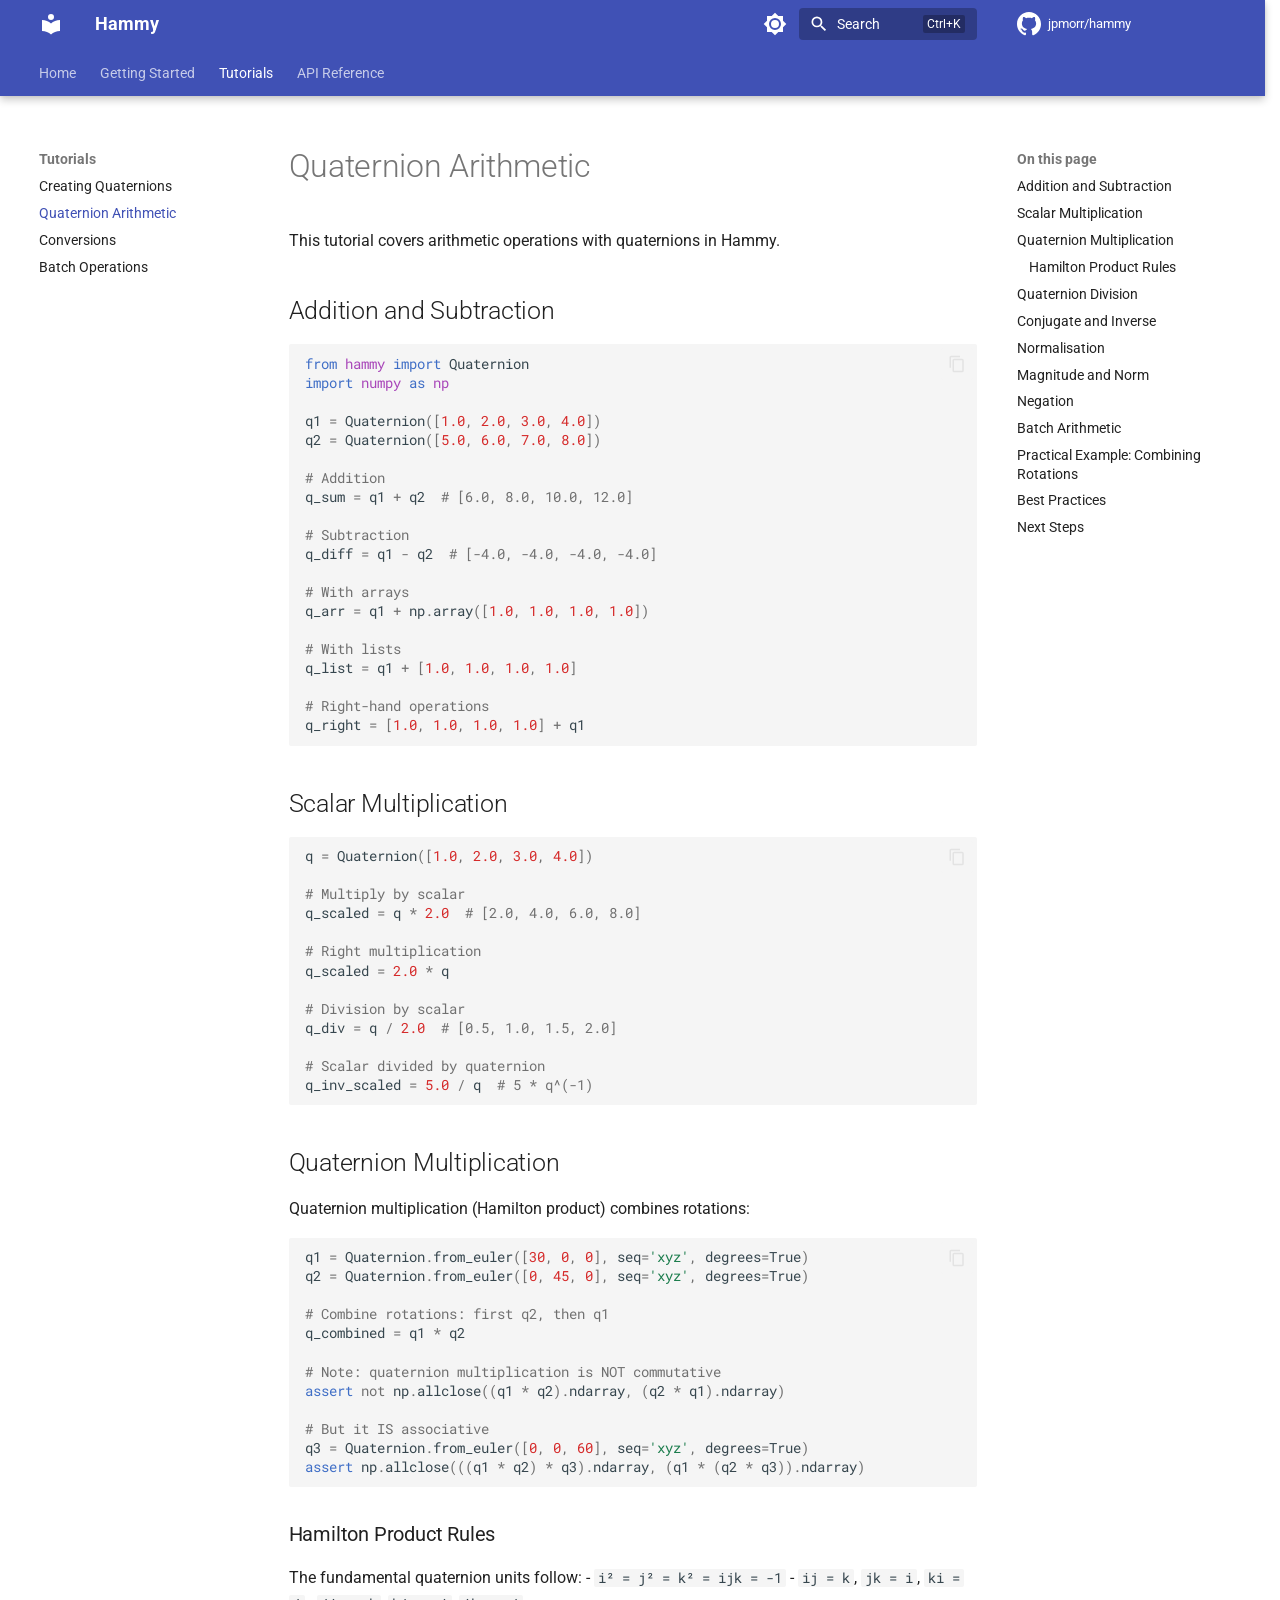
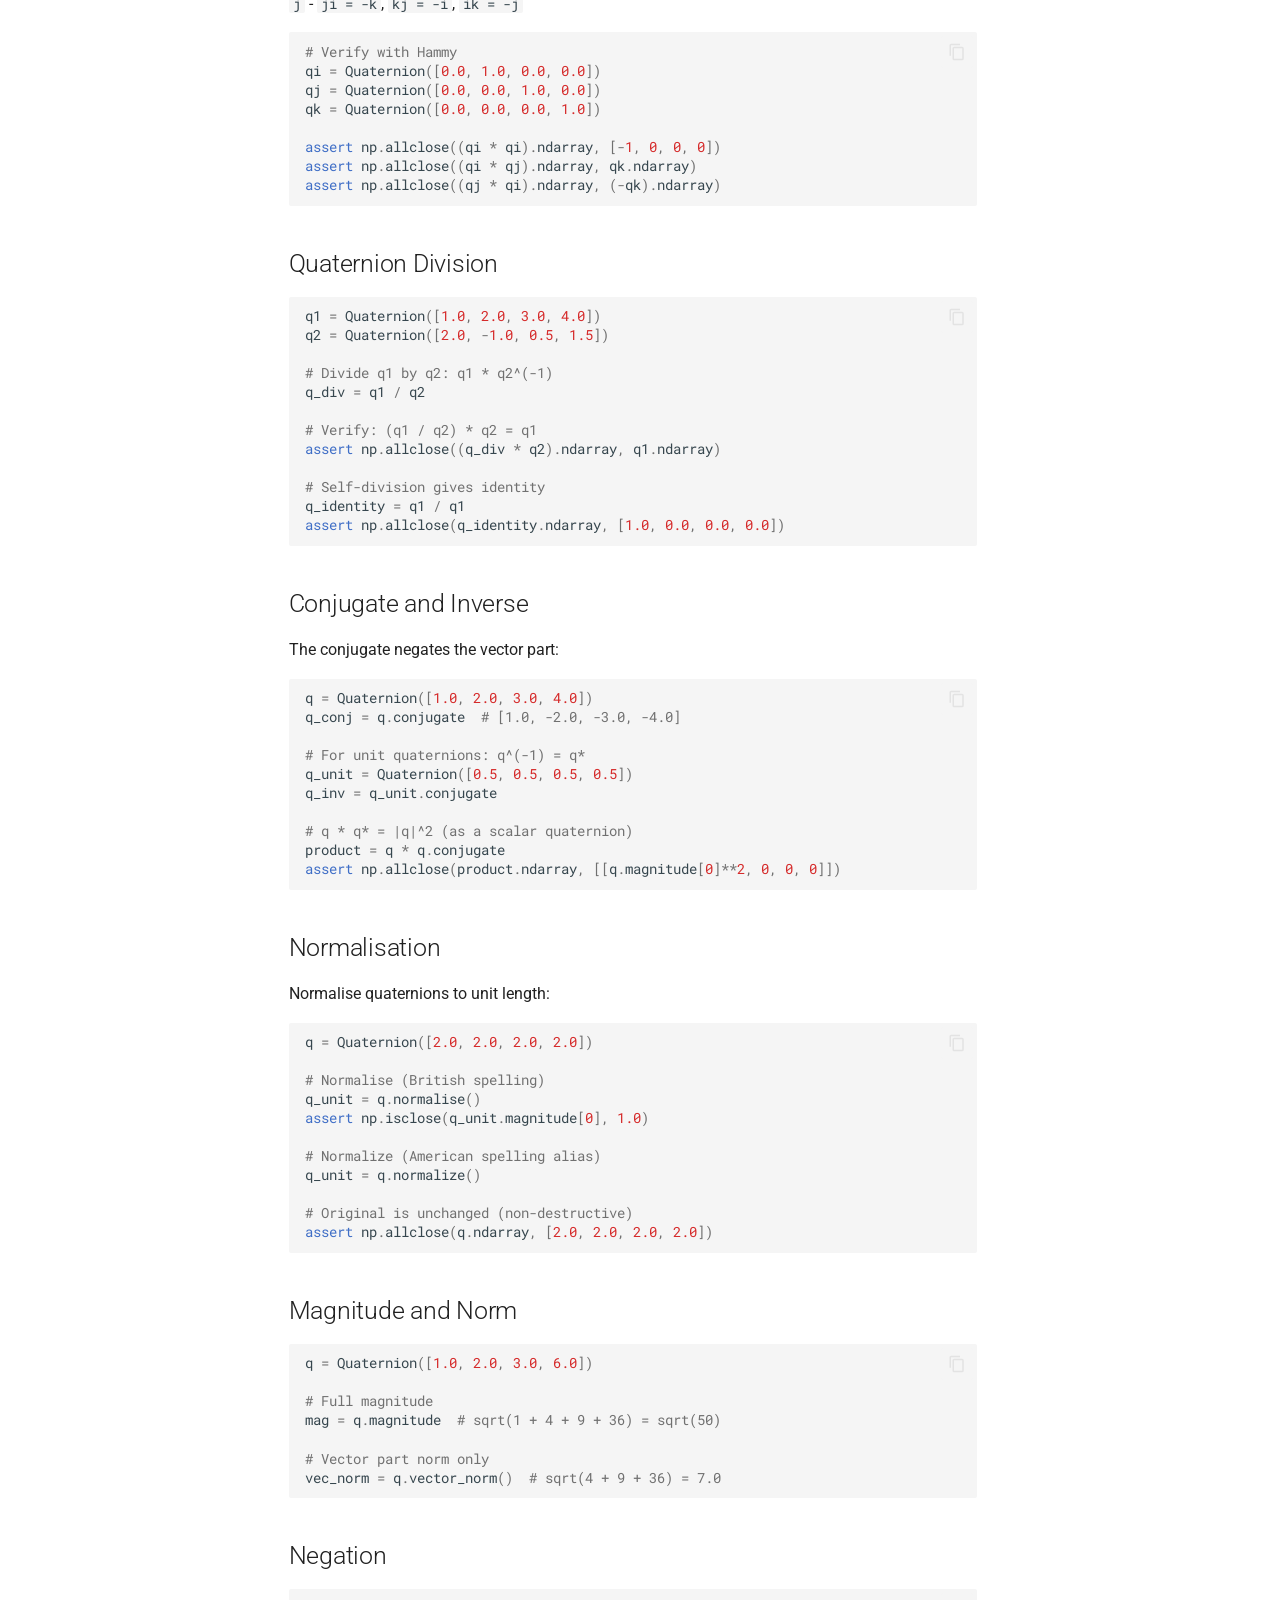
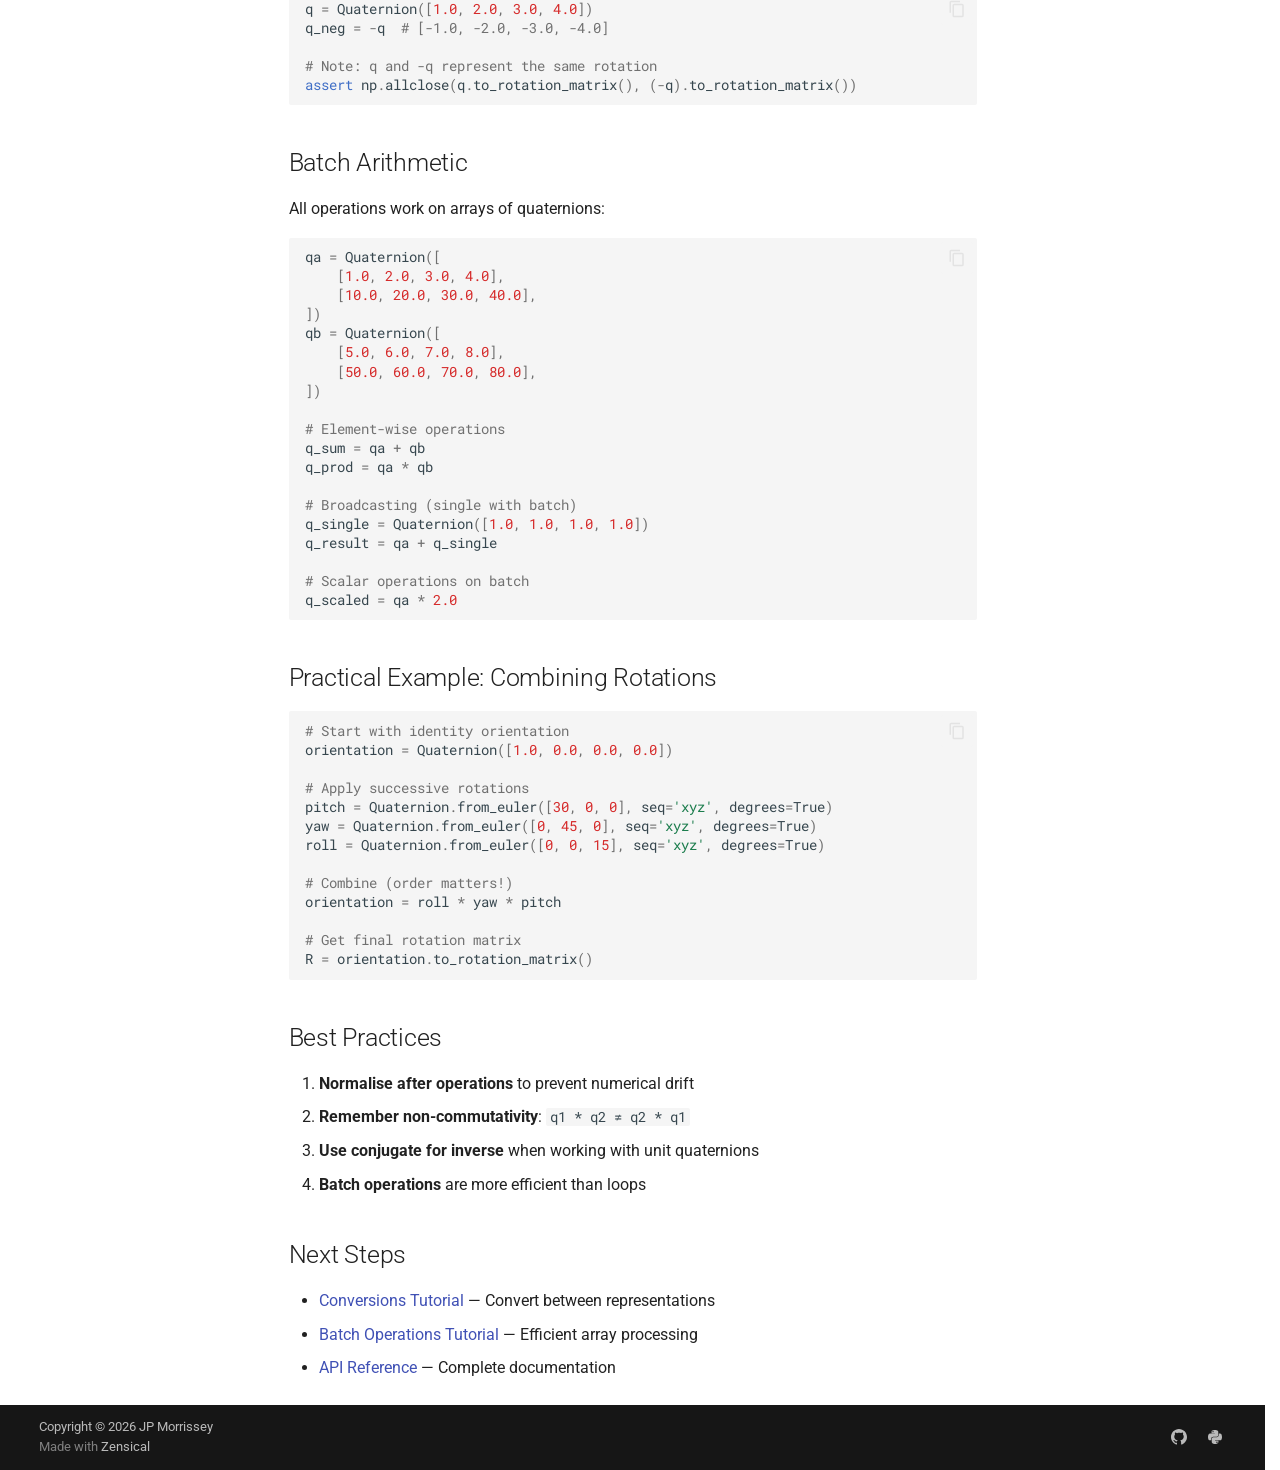
<file: tutorials/arithmetic/index.html>
<!doctype html>
<html lang="en" class="no-js">
  <head>
    
      <meta charset="utf-8">
      <meta name="viewport" content="width=device-width,initial-scale=1">
      
        <meta name="description" content="NumPy&#x2f;Numba-accelerated quaternion mathematics for 3D rotations">
      
      
      
        <link rel="canonical" href="https://jpmorr.github.io/hammy/tutorials/arithmetic/">
      
      
      
        <link rel="prev" href="../creating-quaternions/">
      
      
        <link rel="next" href="../conversions/">
      
      
        
      
      
      <link rel="icon" href="../../assets/images/favicon.png">
      <meta name="generator" content="zensical-0.0.74">
    
    
      
        <title>Quaternion Arithmetic - Hammy</title>
      
    
    
      
        
      
      <link rel="stylesheet" href="../../assets/stylesheets/classic/main.94dd801d.min.css">
      
        
          
        
        <link rel="stylesheet" href="../../assets/stylesheets/classic/palette.813d4b3f.min.css">
      
      


    
    
      
    
    
      
        
        
        <link rel="preconnect" href="https://fonts.gstatic.com" crossorigin>
        <link rel="stylesheet" href="https://fonts.googleapis.com/css?family=Roboto:300,300i,400,400i,500,500i,700,700i%7CRoboto+Mono:400,400i,700,700i&amp;display=fallback">
        <style>:root{--md-text-font:"Roboto";--md-code-font:"Roboto Mono"}</style>
      
    
    
    <script>__md_scope=new URL("../..",location),__md_scope.pathname.endsWith("/")||(__md_scope=new URL(__md_scope.pathname+"/",location)),__md_hash=e=>[...e].reduce(((e,t)=>(e<<5)-e+t.charCodeAt(0)),0),__md_get=(e,t=localStorage,_=__md_scope)=>JSON.parse(t.getItem(_.pathname+"."+e)),__md_set=(e,t,_=localStorage,a=__md_scope)=>{try{_.setItem(a.pathname+"."+e,JSON.stringify(t))}catch(e){}},document.documentElement.setAttribute("data-platform",navigator.platform)</script>
    
      

    
    
  </head>
  
  
    
    
      
    
    
    
    
    <body dir="ltr" data-md-color-scheme="default" data-md-color-primary="indigo" data-md-color-accent="indigo">
  
    
    <input class="md-toggle" data-md-toggle="drawer" type="checkbox" id="__drawer" autocomplete="off">
    <input class="md-toggle" data-md-toggle="search" type="checkbox" id="__search" autocomplete="off">
    <label class="md-overlay" for="__drawer" aria-hidden="true"></label>
    <div data-md-component="skip">
      <a href="#__skip" class="md-skip">
        Skip to content
      </a>
    </div>
    <div data-md-component="announce">
      
    </div>
    
    
      

  

<header class="md-header md-header--shadow md-header--lifted" data-md-component="header">
  <nav class="md-header__inner md-grid" aria-label="Header">
    <a href="../.." title="Hammy" class="md-header__button md-logo" aria-label="Hammy" data-md-component="logo">
      
  
  <svg xmlns="http://www.w3.org/2000/svg" viewBox="0 0 24 24"><path d="M12 8a3 3 0 0 0 3-3 3 3 0 0 0-3-3 3 3 0 0 0-3 3 3 3 0 0 0 3 3m0 3.54C9.64 9.35 6.5 8 3 8v11c3.5 0 6.64 1.35 9 3.54 2.36-2.19 5.5-3.54 9-3.54V8c-3.5 0-6.64 1.35-9 3.54"/></svg>

    </a>
    <label class="md-header__button md-icon" for="__drawer">
      
      <svg xmlns="http://www.w3.org/2000/svg" viewBox="0 0 24 24"><path d="M3 6h18v2H3zm0 5h18v2H3zm0 5h18v2H3z"/></svg>
      <span class="md-visually-hidden">Navigation</span>
    </label>
    <div class="md-header__title" data-md-component="header-title">
      <div class="md-header__ellipsis">
        <div class="md-header__topic">
          <span class="md-ellipsis">
            Hammy
          </span>
        </div>
        <div class="md-header__topic" data-md-component="header-topic">
          <span class="md-ellipsis">
            
              Quaternion Arithmetic
            
          </span>
        </div>
      </div>
    </div>
    
      
        <form class="md-header__option" data-md-component="palette">
  
    
    
    
    <input class="md-option" data-md-color-media="none" data-md-color-scheme="default" data-md-color-primary="indigo" data-md-color-accent="indigo"  aria-label="Switch to dark mode"  type="radio" name="__palette" id="__palette_0">
    
      <label class="md-header__button md-icon" title="Switch to dark mode" for="__palette_1" hidden>
        <svg xmlns="http://www.w3.org/2000/svg" viewBox="0 0 24 24"><path d="M12 8a4 4 0 0 0-4 4 4 4 0 0 0 4 4 4 4 0 0 0 4-4 4 4 0 0 0-4-4m0 10a6 6 0 0 1-6-6 6 6 0 0 1 6-6 6 6 0 0 1 6 6 6 6 0 0 1-6 6m8-9.31V4h-4.69L12 .69 8.69 4H4v4.69L.69 12 4 15.31V20h4.69L12 23.31 15.31 20H20v-4.69L23.31 12z"/></svg>
      </label>
    
  
    
    
    
    <input class="md-option" data-md-color-media="none" data-md-color-scheme="slate" data-md-color-primary="indigo" data-md-color-accent="indigo"  aria-label="Switch to light mode"  type="radio" name="__palette" id="__palette_1">
    
      <label class="md-header__button md-icon" title="Switch to light mode" for="__palette_0" hidden>
        <svg xmlns="http://www.w3.org/2000/svg" viewBox="0 0 24 24"><path d="M12 18c-.89 0-1.74-.2-2.5-.55C11.56 16.5 13 14.42 13 12s-1.44-4.5-3.5-5.45C10.26 6.2 11.11 6 12 6a6 6 0 0 1 6 6 6 6 0 0 1-6 6m8-9.31V4h-4.69L12 .69 8.69 4H4v4.69L.69 12 4 15.31V20h4.69L12 23.31 15.31 20H20v-4.69L23.31 12z"/></svg>
      </label>
    
  
</form>
      
    
    
      <script>var palette=__md_get("__palette");if(palette&&palette.color){if("(prefers-color-scheme)"===palette.color.media){var media=matchMedia("(prefers-color-scheme: light)"),input=document.querySelector(media.matches?"[data-md-color-media='(prefers-color-scheme: light)']":"[data-md-color-media='(prefers-color-scheme: dark)']");palette.color.media=input.getAttribute("data-md-color-media"),palette.color.scheme=input.getAttribute("data-md-color-scheme"),palette.color.primary=input.getAttribute("data-md-color-primary"),palette.color.accent=input.getAttribute("data-md-color-accent")}for(var[key,value]of Object.entries(palette.color))document.body.setAttribute("data-md-color-"+key,value)}</script>
    
    
    
      
      
        <label class="md-header__button md-icon" for="__search">
          
          <svg xmlns="http://www.w3.org/2000/svg" viewBox="0 0 24 24"><path d="M9.5 3A6.5 6.5 0 0 1 16 9.5c0 1.61-.59 3.09-1.56 4.23l.27.27h.79l5 5-1.5 1.5-5-5v-.79l-.27-.27A6.52 6.52 0 0 1 9.5 16 6.5 6.5 0 0 1 3 9.5 6.5 6.5 0 0 1 9.5 3m0 2C7 5 5 7 5 9.5S7 14 9.5 14 14 12 14 9.5 12 5 9.5 5"/></svg>
          <span class="md-visually-hidden">Search</span>
        </label>
        <div class="md-search" data-md-component="search" role="dialog" aria-label="Search">
  <button type="button" class="md-search__button">
    Search
  </button>
</div>
      
    
    <div class="md-header__source">
      
        <a href="https://github.com/jpmorr/hammy" title="Go to repository" class="md-source" data-md-component="source">
  <div class="md-source__icon md-icon">
    
    <svg xmlns="http://www.w3.org/2000/svg" viewBox="0 0 512 512"><!--! Font Awesome Free 7.3.1 by @fontawesome - https://fontawesome.com License - https://fontawesome.com/license/free (Icons: CC BY 4.0, Fonts: SIL OFL 1.1, Code: MIT License) Copyright 2026 Fonticons, Inc.--><path fill="currentColor" d="M216.5 362.5c-66-8-112.5-55.5-112.5-117 0-25 9-52 24-70-6.5-16.5-5.5-51.5 2-66 20-2.5 47 8 63 22.5 19-6 39-9 63.5-9s44.5 3 62.5 8.5c15.5-14 43-24.5 63-22 7 13.5 8 48.5 1.5 65.5 16 19 24.5 44.5 24.5 70.5 0 61.5-46.5 108-113.5 116.5 17 11 28.5 35 28.5 62.5v52c0 15 12.5 23.5 27.5 17.5C441 459.5 512 369 512 257 512 115.5 397 0 255.5 0S0 115.5 0 257c0 111 70.5 203 165.5 237.5 13.5 5 26.5-4 26.5-17.5v-40c-7 3-16 5-24 5-33 0-52.5-18-66.5-51.5-5.5-13.5-11.5-21.5-23-23-6-.5-8-3-8-6 0-6 10-10.5 20-10.5 14.5 0 27 9 40 27.5 10 14.5 20.5 21 33 21s20.5-4.5 32-16c8.5-8.5 15-16 21-21"/></svg>
  </div>
  <div class="md-source__repository">
    jpmorr/hammy
  </div>
</a>
      
    </div>
  </nav>
  
    
      
<nav class="md-tabs" aria-label="Tabs" data-md-component="tabs">
  <div class="md-grid">
    <ul class="md-tabs__list">
      
        
  
  
  
  
    <li class="md-tabs__item">
      <a href="../.." class="md-tabs__link">
        
  
  Home

      </a>
    </li>
  

      
        
  
  
  
  
    
      
      
        
      
        
      
        
      
    
    
    
    
      <li class="md-tabs__item">
        <a href="../../getting-started/installation/" class="md-tabs__link">
          
  
  Getting Started

        </a>
      </li>
    
  

      
        
  
  
  
    
  
  
    
      
      
        
      
        
      
        
      
        
      
    
    
    
    
      <li class="md-tabs__item md-tabs__item--active">
        <a href="../creating-quaternions/" class="md-tabs__link">
          
  
  Tutorials

        </a>
      </li>
    
  

      
        
  
  
  
  
    
      
      
        
      
        
      
        
      
    
    
    
    
      <li class="md-tabs__item">
        <a href="../../reference/quaternion/" class="md-tabs__link">
          
  
  API Reference

        </a>
      </li>
    
  

      
    </ul>
  </div>
</nav>
    
  
</header>
    
    <div class="md-container" data-md-component="container">
      
      
        
      
      <main class="md-main" data-md-component="main">
        <div class="md-main__inner md-grid">
          
            
              
              <div class="md-sidebar md-sidebar--primary" data-md-component="sidebar" data-md-type="navigation" >
                <div class="md-sidebar__scrollwrap">
                  <div class="md-sidebar__inner">
                    


  


<nav class="md-nav md-nav--primary md-nav--lifted" aria-label="Navigation" data-md-level="0">
  <label class="md-nav__title" for="__drawer">
    <a href="../.." title="Hammy" class="md-nav__button md-logo" aria-label="Hammy" data-md-component="logo">
      
  
  <svg xmlns="http://www.w3.org/2000/svg" viewBox="0 0 24 24"><path d="M12 8a3 3 0 0 0 3-3 3 3 0 0 0-3-3 3 3 0 0 0-3 3 3 3 0 0 0 3 3m0 3.54C9.64 9.35 6.5 8 3 8v11c3.5 0 6.64 1.35 9 3.54 2.36-2.19 5.5-3.54 9-3.54V8c-3.5 0-6.64 1.35-9 3.54"/></svg>

    </a>
    Hammy
  </label>
  
    <div class="md-nav__source">
      <a href="https://github.com/jpmorr/hammy" title="Go to repository" class="md-source" data-md-component="source">
  <div class="md-source__icon md-icon">
    
    <svg xmlns="http://www.w3.org/2000/svg" viewBox="0 0 512 512"><!--! Font Awesome Free 7.3.1 by @fontawesome - https://fontawesome.com License - https://fontawesome.com/license/free (Icons: CC BY 4.0, Fonts: SIL OFL 1.1, Code: MIT License) Copyright 2026 Fonticons, Inc.--><path fill="currentColor" d="M216.5 362.5c-66-8-112.5-55.5-112.5-117 0-25 9-52 24-70-6.5-16.5-5.5-51.5 2-66 20-2.5 47 8 63 22.5 19-6 39-9 63.5-9s44.5 3 62.5 8.5c15.5-14 43-24.5 63-22 7 13.5 8 48.5 1.5 65.5 16 19 24.5 44.5 24.5 70.5 0 61.5-46.5 108-113.5 116.5 17 11 28.5 35 28.5 62.5v52c0 15 12.5 23.5 27.5 17.5C441 459.5 512 369 512 257 512 115.5 397 0 255.5 0S0 115.5 0 257c0 111 70.5 203 165.5 237.5 13.5 5 26.5-4 26.5-17.5v-40c-7 3-16 5-24 5-33 0-52.5-18-66.5-51.5-5.5-13.5-11.5-21.5-23-23-6-.5-8-3-8-6 0-6 10-10.5 20-10.5 14.5 0 27 9 40 27.5 10 14.5 20.5 21 33 21s20.5-4.5 32-16c8.5-8.5 15-16 21-21"/></svg>
  </div>
  <div class="md-source__repository">
    jpmorr/hammy
  </div>
</a>
    </div>
  
  <ul class="md-nav__list" data-md-scrollfix>
    
      
      
  
  
  
  
    <li class="md-nav__item">
      <a href="../.." class="md-nav__link">
        
  
  
  <span class="md-ellipsis">
    
  
  Home

    
  </span>
  
  

      </a>
    </li>
  

    
      
      
  
  
  
  
    
    
      
        
      
        
      
        
      
    
    
    
      
      
        
      
    
    
    <li class="md-nav__item md-nav__item--nested">
      
        
        
          
        
        <input class="md-nav__toggle md-toggle md-toggle--indeterminate" type="checkbox" id="__nav_2" >
        
          
          <label class="md-nav__link" for="__nav_2" id="__nav_2_label" tabindex="0">
            
  
  
  <span class="md-ellipsis">
    
  
  Getting Started

    
  </span>
  
  

            <span class="md-nav__icon md-icon"></span>
          </label>
        
        
          <nav class="md-nav" data-md-level="1" aria-labelledby="__nav_2_label" aria-expanded="false">
            <label class="md-nav__title" for="__nav_2">
              <span class="md-nav__icon md-icon"></span>
              
  
  Getting Started

            </label>
            <ul class="md-nav__list" data-md-scrollfix>
              
                
                  
  
  
  
  
    <li class="md-nav__item">
      <a href="../../getting-started/installation/" class="md-nav__link">
        
  
  
  <span class="md-ellipsis">
    
  
  Installation

    
  </span>
  
  

      </a>
    </li>
  

                
              
                
                  
  
  
  
  
    <li class="md-nav__item">
      <a href="../../getting-started/quick-start/" class="md-nav__link">
        
  
  
  <span class="md-ellipsis">
    
  
  Quick Start

    
  </span>
  
  

      </a>
    </li>
  

                
              
                
                  
  
  
  
  
    <li class="md-nav__item">
      <a href="../../getting-started/concepts/" class="md-nav__link">
        
  
  
  <span class="md-ellipsis">
    
  
  Basic Concepts

    
  </span>
  
  

      </a>
    </li>
  

                
              
            </ul>
          </nav>
        
      
    </li>
  

    
      
      
  
  
    
  
  
  
    
    
      
        
      
        
      
        
      
        
      
    
    
    
      
        
        
      
      
        
      
    
    
    <li class="md-nav__item md-nav__item--active md-nav__item--section md-nav__item--nested">
      
        
        
        <input class="md-nav__toggle md-toggle " type="checkbox" id="__nav_3" checked>
        
          
          <label class="md-nav__link" for="__nav_3" id="__nav_3_label" tabindex="">
            
  
  
  <span class="md-ellipsis">
    
  
  Tutorials

    
  </span>
  
  

            <span class="md-nav__icon md-icon"></span>
          </label>
        
        
          <nav class="md-nav" data-md-level="1" aria-labelledby="__nav_3_label" aria-expanded="true">
            <label class="md-nav__title" for="__nav_3">
              <span class="md-nav__icon md-icon"></span>
              
  
  Tutorials

            </label>
            <ul class="md-nav__list" data-md-scrollfix>
              
                
                  
  
  
  
  
    <li class="md-nav__item">
      <a href="../creating-quaternions/" class="md-nav__link">
        
  
  
  <span class="md-ellipsis">
    
  
  Creating Quaternions

    
  </span>
  
  

      </a>
    </li>
  

                
              
                
                  
  
  
    
  
  
  
    <li class="md-nav__item md-nav__item--active">
      
      
        <input class="md-nav__toggle md-toggle" type="checkbox" id="__toc">
      
      
      
        
      
      
        <label class="md-nav__link md-nav__link--active" for="__toc">
          
  
  
  <span class="md-ellipsis">
    
  
  Quaternion Arithmetic

    
  </span>
  
  

          <span class="md-nav__icon md-icon"></span>
        </label>
      
      <a href="././" class="md-nav__link md-nav__link--active">
        
  
  
  <span class="md-ellipsis">
    
  
  Quaternion Arithmetic

    
  </span>
  
  

      </a>
      
        


<nav class="md-nav md-nav--secondary" aria-label="On this page">
  
  
  
    
  
  
    <label class="md-nav__title" for="__toc">
      <span class="md-nav__icon md-icon"></span>
      On this page
    </label>
    <ul class="md-nav__list" data-md-component="toc" data-md-scrollfix>
      
        <li class="md-nav__item">
  <a href="#addition-and-subtraction" class="md-nav__link">
    <span class="md-ellipsis">
      <span class="md-typeset">
        Addition and Subtraction
      </span>
    </span>
  </a>
  
</li>
      
        <li class="md-nav__item">
  <a href="#scalar-multiplication" class="md-nav__link">
    <span class="md-ellipsis">
      <span class="md-typeset">
        Scalar Multiplication
      </span>
    </span>
  </a>
  
</li>
      
        <li class="md-nav__item">
  <a href="#quaternion-multiplication" class="md-nav__link">
    <span class="md-ellipsis">
      <span class="md-typeset">
        Quaternion Multiplication
      </span>
    </span>
  </a>
  
    <nav class="md-nav" aria-label="Quaternion Multiplication">
      <ul class="md-nav__list">
        
          <li class="md-nav__item">
  <a href="#hamilton-product-rules" class="md-nav__link">
    <span class="md-ellipsis">
      <span class="md-typeset">
        Hamilton Product Rules
      </span>
    </span>
  </a>
  
</li>
        
      </ul>
    </nav>
  
</li>
      
        <li class="md-nav__item">
  <a href="#quaternion-division" class="md-nav__link">
    <span class="md-ellipsis">
      <span class="md-typeset">
        Quaternion Division
      </span>
    </span>
  </a>
  
</li>
      
        <li class="md-nav__item">
  <a href="#conjugate-and-inverse" class="md-nav__link">
    <span class="md-ellipsis">
      <span class="md-typeset">
        Conjugate and Inverse
      </span>
    </span>
  </a>
  
</li>
      
        <li class="md-nav__item">
  <a href="#normalisation" class="md-nav__link">
    <span class="md-ellipsis">
      <span class="md-typeset">
        Normalisation
      </span>
    </span>
  </a>
  
</li>
      
        <li class="md-nav__item">
  <a href="#magnitude-and-norm" class="md-nav__link">
    <span class="md-ellipsis">
      <span class="md-typeset">
        Magnitude and Norm
      </span>
    </span>
  </a>
  
</li>
      
        <li class="md-nav__item">
  <a href="#negation" class="md-nav__link">
    <span class="md-ellipsis">
      <span class="md-typeset">
        Negation
      </span>
    </span>
  </a>
  
</li>
      
        <li class="md-nav__item">
  <a href="#batch-arithmetic" class="md-nav__link">
    <span class="md-ellipsis">
      <span class="md-typeset">
        Batch Arithmetic
      </span>
    </span>
  </a>
  
</li>
      
        <li class="md-nav__item">
  <a href="#practical-example-combining-rotations" class="md-nav__link">
    <span class="md-ellipsis">
      <span class="md-typeset">
        Practical Example: Combining Rotations
      </span>
    </span>
  </a>
  
</li>
      
        <li class="md-nav__item">
  <a href="#best-practices" class="md-nav__link">
    <span class="md-ellipsis">
      <span class="md-typeset">
        Best Practices
      </span>
    </span>
  </a>
  
</li>
      
        <li class="md-nav__item">
  <a href="#next-steps" class="md-nav__link">
    <span class="md-ellipsis">
      <span class="md-typeset">
        Next Steps
      </span>
    </span>
  </a>
  
</li>
      
    </ul>
  
</nav>
      
    </li>
  

                
              
                
                  
  
  
  
  
    <li class="md-nav__item">
      <a href="../conversions/" class="md-nav__link">
        
  
  
  <span class="md-ellipsis">
    
  
  Conversions

    
  </span>
  
  

      </a>
    </li>
  

                
              
                
                  
  
  
  
  
    <li class="md-nav__item">
      <a href="../batch-operations/" class="md-nav__link">
        
  
  
  <span class="md-ellipsis">
    
  
  Batch Operations

    
  </span>
  
  

      </a>
    </li>
  

                
              
            </ul>
          </nav>
        
      
    </li>
  

    
      
      
  
  
  
  
    
    
      
        
      
        
      
        
      
    
    
    
      
      
        
      
    
    
    <li class="md-nav__item md-nav__item--nested">
      
        
        
          
        
        <input class="md-nav__toggle md-toggle md-toggle--indeterminate" type="checkbox" id="__nav_4" >
        
          
          <label class="md-nav__link" for="__nav_4" id="__nav_4_label" tabindex="0">
            
  
  
  <span class="md-ellipsis">
    
  
  API Reference

    
  </span>
  
  

            <span class="md-nav__icon md-icon"></span>
          </label>
        
        
          <nav class="md-nav" data-md-level="1" aria-labelledby="__nav_4_label" aria-expanded="false">
            <label class="md-nav__title" for="__nav_4">
              <span class="md-nav__icon md-icon"></span>
              
  
  API Reference

            </label>
            <ul class="md-nav__list" data-md-scrollfix>
              
                
                  
  
  
  
  
    <li class="md-nav__item">
      <a href="../../reference/quaternion/" class="md-nav__link">
        
  
  
  <span class="md-ellipsis">
    
  
  Quaternion Class

    
  </span>
  
  

      </a>
    </li>
  

                
              
                
                  
  
  
  
  
    <li class="md-nav__item">
      <a href="../../reference/utilities/" class="md-nav__link">
        
  
  
  <span class="md-ellipsis">
    
  
  Utilities

    
  </span>
  
  

      </a>
    </li>
  

                
              
                
                  
  
  
  
  
    <li class="md-nav__item">
      <a href="../../reference/version/" class="md-nav__link">
        
  
  
  <span class="md-ellipsis">
    
  
  Version

    
  </span>
  
  

      </a>
    </li>
  

                
              
            </ul>
          </nav>
        
      
    </li>
  

    
  </ul>
</nav>
                  </div>
                </div>
              </div>
            
            
              
              <div class="md-sidebar md-sidebar--secondary" data-md-component="sidebar" data-md-type="toc" >
                <div class="md-sidebar__scrollwrap">
                  
                  <div class="md-sidebar__inner">
                    


<nav class="md-nav md-nav--secondary" aria-label="On this page">
  
  
  
    
  
  
    <label class="md-nav__title" for="__toc">
      <span class="md-nav__icon md-icon"></span>
      On this page
    </label>
    <ul class="md-nav__list" data-md-component="toc" data-md-scrollfix>
      
        <li class="md-nav__item">
  <a href="#addition-and-subtraction" class="md-nav__link">
    <span class="md-ellipsis">
      <span class="md-typeset">
        Addition and Subtraction
      </span>
    </span>
  </a>
  
</li>
      
        <li class="md-nav__item">
  <a href="#scalar-multiplication" class="md-nav__link">
    <span class="md-ellipsis">
      <span class="md-typeset">
        Scalar Multiplication
      </span>
    </span>
  </a>
  
</li>
      
        <li class="md-nav__item">
  <a href="#quaternion-multiplication" class="md-nav__link">
    <span class="md-ellipsis">
      <span class="md-typeset">
        Quaternion Multiplication
      </span>
    </span>
  </a>
  
    <nav class="md-nav" aria-label="Quaternion Multiplication">
      <ul class="md-nav__list">
        
          <li class="md-nav__item">
  <a href="#hamilton-product-rules" class="md-nav__link">
    <span class="md-ellipsis">
      <span class="md-typeset">
        Hamilton Product Rules
      </span>
    </span>
  </a>
  
</li>
        
      </ul>
    </nav>
  
</li>
      
        <li class="md-nav__item">
  <a href="#quaternion-division" class="md-nav__link">
    <span class="md-ellipsis">
      <span class="md-typeset">
        Quaternion Division
      </span>
    </span>
  </a>
  
</li>
      
        <li class="md-nav__item">
  <a href="#conjugate-and-inverse" class="md-nav__link">
    <span class="md-ellipsis">
      <span class="md-typeset">
        Conjugate and Inverse
      </span>
    </span>
  </a>
  
</li>
      
        <li class="md-nav__item">
  <a href="#normalisation" class="md-nav__link">
    <span class="md-ellipsis">
      <span class="md-typeset">
        Normalisation
      </span>
    </span>
  </a>
  
</li>
      
        <li class="md-nav__item">
  <a href="#magnitude-and-norm" class="md-nav__link">
    <span class="md-ellipsis">
      <span class="md-typeset">
        Magnitude and Norm
      </span>
    </span>
  </a>
  
</li>
      
        <li class="md-nav__item">
  <a href="#negation" class="md-nav__link">
    <span class="md-ellipsis">
      <span class="md-typeset">
        Negation
      </span>
    </span>
  </a>
  
</li>
      
        <li class="md-nav__item">
  <a href="#batch-arithmetic" class="md-nav__link">
    <span class="md-ellipsis">
      <span class="md-typeset">
        Batch Arithmetic
      </span>
    </span>
  </a>
  
</li>
      
        <li class="md-nav__item">
  <a href="#practical-example-combining-rotations" class="md-nav__link">
    <span class="md-ellipsis">
      <span class="md-typeset">
        Practical Example: Combining Rotations
      </span>
    </span>
  </a>
  
</li>
      
        <li class="md-nav__item">
  <a href="#best-practices" class="md-nav__link">
    <span class="md-ellipsis">
      <span class="md-typeset">
        Best Practices
      </span>
    </span>
  </a>
  
</li>
      
        <li class="md-nav__item">
  <a href="#next-steps" class="md-nav__link">
    <span class="md-ellipsis">
      <span class="md-typeset">
        Next Steps
      </span>
    </span>
  </a>
  
</li>
      
    </ul>
  
</nav>
                  </div>
                </div>
              </div>
            
          
          
            <div class="md-content" data-md-component="content">
              
              <article class="md-content__inner md-typeset">
                <a id="__skip" tabindex="-1"></a>
                
                  

  
  


<h1 id="quaternion-arithmetic">Quaternion Arithmetic<a class="headerlink" href="#quaternion-arithmetic" title="Permanent link">&para;</a></h1>
<p>This tutorial covers arithmetic operations with quaternions in Hammy.</p>
<h2 id="addition-and-subtraction">Addition and Subtraction<a class="headerlink" href="#addition-and-subtraction" title="Permanent link">&para;</a></h2>
<div class="language-python highlight"><pre><span></span><code><span id="__span-0-1"><a id="__codelineno-0-1" name="__codelineno-0-1" href="#__codelineno-0-1"></a><span class="kn">from</span><span class="w"> </span><span class="nn">hammy</span><span class="w"> </span><span class="kn">import</span> <span class="n">Quaternion</span>
</span><span id="__span-0-2"><a id="__codelineno-0-2" name="__codelineno-0-2" href="#__codelineno-0-2"></a><span class="kn">import</span><span class="w"> </span><span class="nn">numpy</span><span class="w"> </span><span class="k">as</span><span class="w"> </span><span class="nn">np</span>
</span><span id="__span-0-3"><a id="__codelineno-0-3" name="__codelineno-0-3" href="#__codelineno-0-3"></a>
</span><span id="__span-0-4"><a id="__codelineno-0-4" name="__codelineno-0-4" href="#__codelineno-0-4"></a><span class="n">q1</span> <span class="o">=</span> <span class="n">Quaternion</span><span class="p">([</span><span class="mf">1.0</span><span class="p">,</span> <span class="mf">2.0</span><span class="p">,</span> <span class="mf">3.0</span><span class="p">,</span> <span class="mf">4.0</span><span class="p">])</span>
</span><span id="__span-0-5"><a id="__codelineno-0-5" name="__codelineno-0-5" href="#__codelineno-0-5"></a><span class="n">q2</span> <span class="o">=</span> <span class="n">Quaternion</span><span class="p">([</span><span class="mf">5.0</span><span class="p">,</span> <span class="mf">6.0</span><span class="p">,</span> <span class="mf">7.0</span><span class="p">,</span> <span class="mf">8.0</span><span class="p">])</span>
</span><span id="__span-0-6"><a id="__codelineno-0-6" name="__codelineno-0-6" href="#__codelineno-0-6"></a>
</span><span id="__span-0-7"><a id="__codelineno-0-7" name="__codelineno-0-7" href="#__codelineno-0-7"></a><span class="c1"># Addition</span>
</span><span id="__span-0-8"><a id="__codelineno-0-8" name="__codelineno-0-8" href="#__codelineno-0-8"></a><span class="n">q_sum</span> <span class="o">=</span> <span class="n">q1</span> <span class="o">+</span> <span class="n">q2</span>  <span class="c1"># [6.0, 8.0, 10.0, 12.0]</span>
</span><span id="__span-0-9"><a id="__codelineno-0-9" name="__codelineno-0-9" href="#__codelineno-0-9"></a>
</span><span id="__span-0-10"><a id="__codelineno-0-10" name="__codelineno-0-10" href="#__codelineno-0-10"></a><span class="c1"># Subtraction</span>
</span><span id="__span-0-11"><a id="__codelineno-0-11" name="__codelineno-0-11" href="#__codelineno-0-11"></a><span class="n">q_diff</span> <span class="o">=</span> <span class="n">q1</span> <span class="o">-</span> <span class="n">q2</span>  <span class="c1"># [-4.0, -4.0, -4.0, -4.0]</span>
</span><span id="__span-0-12"><a id="__codelineno-0-12" name="__codelineno-0-12" href="#__codelineno-0-12"></a>
</span><span id="__span-0-13"><a id="__codelineno-0-13" name="__codelineno-0-13" href="#__codelineno-0-13"></a><span class="c1"># With arrays</span>
</span><span id="__span-0-14"><a id="__codelineno-0-14" name="__codelineno-0-14" href="#__codelineno-0-14"></a><span class="n">q_arr</span> <span class="o">=</span> <span class="n">q1</span> <span class="o">+</span> <span class="n">np</span><span class="o">.</span><span class="n">array</span><span class="p">([</span><span class="mf">1.0</span><span class="p">,</span> <span class="mf">1.0</span><span class="p">,</span> <span class="mf">1.0</span><span class="p">,</span> <span class="mf">1.0</span><span class="p">])</span>
</span><span id="__span-0-15"><a id="__codelineno-0-15" name="__codelineno-0-15" href="#__codelineno-0-15"></a>
</span><span id="__span-0-16"><a id="__codelineno-0-16" name="__codelineno-0-16" href="#__codelineno-0-16"></a><span class="c1"># With lists</span>
</span><span id="__span-0-17"><a id="__codelineno-0-17" name="__codelineno-0-17" href="#__codelineno-0-17"></a><span class="n">q_list</span> <span class="o">=</span> <span class="n">q1</span> <span class="o">+</span> <span class="p">[</span><span class="mf">1.0</span><span class="p">,</span> <span class="mf">1.0</span><span class="p">,</span> <span class="mf">1.0</span><span class="p">,</span> <span class="mf">1.0</span><span class="p">]</span>
</span><span id="__span-0-18"><a id="__codelineno-0-18" name="__codelineno-0-18" href="#__codelineno-0-18"></a>
</span><span id="__span-0-19"><a id="__codelineno-0-19" name="__codelineno-0-19" href="#__codelineno-0-19"></a><span class="c1"># Right-hand operations</span>
</span><span id="__span-0-20"><a id="__codelineno-0-20" name="__codelineno-0-20" href="#__codelineno-0-20"></a><span class="n">q_right</span> <span class="o">=</span> <span class="p">[</span><span class="mf">1.0</span><span class="p">,</span> <span class="mf">1.0</span><span class="p">,</span> <span class="mf">1.0</span><span class="p">,</span> <span class="mf">1.0</span><span class="p">]</span> <span class="o">+</span> <span class="n">q1</span>
</span></code></pre></div>
<h2 id="scalar-multiplication">Scalar Multiplication<a class="headerlink" href="#scalar-multiplication" title="Permanent link">&para;</a></h2>
<div class="language-python highlight"><pre><span></span><code><span id="__span-1-1"><a id="__codelineno-1-1" name="__codelineno-1-1" href="#__codelineno-1-1"></a><span class="n">q</span> <span class="o">=</span> <span class="n">Quaternion</span><span class="p">([</span><span class="mf">1.0</span><span class="p">,</span> <span class="mf">2.0</span><span class="p">,</span> <span class="mf">3.0</span><span class="p">,</span> <span class="mf">4.0</span><span class="p">])</span>
</span><span id="__span-1-2"><a id="__codelineno-1-2" name="__codelineno-1-2" href="#__codelineno-1-2"></a>
</span><span id="__span-1-3"><a id="__codelineno-1-3" name="__codelineno-1-3" href="#__codelineno-1-3"></a><span class="c1"># Multiply by scalar</span>
</span><span id="__span-1-4"><a id="__codelineno-1-4" name="__codelineno-1-4" href="#__codelineno-1-4"></a><span class="n">q_scaled</span> <span class="o">=</span> <span class="n">q</span> <span class="o">*</span> <span class="mf">2.0</span>  <span class="c1"># [2.0, 4.0, 6.0, 8.0]</span>
</span><span id="__span-1-5"><a id="__codelineno-1-5" name="__codelineno-1-5" href="#__codelineno-1-5"></a>
</span><span id="__span-1-6"><a id="__codelineno-1-6" name="__codelineno-1-6" href="#__codelineno-1-6"></a><span class="c1"># Right multiplication</span>
</span><span id="__span-1-7"><a id="__codelineno-1-7" name="__codelineno-1-7" href="#__codelineno-1-7"></a><span class="n">q_scaled</span> <span class="o">=</span> <span class="mf">2.0</span> <span class="o">*</span> <span class="n">q</span>
</span><span id="__span-1-8"><a id="__codelineno-1-8" name="__codelineno-1-8" href="#__codelineno-1-8"></a>
</span><span id="__span-1-9"><a id="__codelineno-1-9" name="__codelineno-1-9" href="#__codelineno-1-9"></a><span class="c1"># Division by scalar</span>
</span><span id="__span-1-10"><a id="__codelineno-1-10" name="__codelineno-1-10" href="#__codelineno-1-10"></a><span class="n">q_div</span> <span class="o">=</span> <span class="n">q</span> <span class="o">/</span> <span class="mf">2.0</span>  <span class="c1"># [0.5, 1.0, 1.5, 2.0]</span>
</span><span id="__span-1-11"><a id="__codelineno-1-11" name="__codelineno-1-11" href="#__codelineno-1-11"></a>
</span><span id="__span-1-12"><a id="__codelineno-1-12" name="__codelineno-1-12" href="#__codelineno-1-12"></a><span class="c1"># Scalar divided by quaternion</span>
</span><span id="__span-1-13"><a id="__codelineno-1-13" name="__codelineno-1-13" href="#__codelineno-1-13"></a><span class="n">q_inv_scaled</span> <span class="o">=</span> <span class="mf">5.0</span> <span class="o">/</span> <span class="n">q</span>  <span class="c1"># 5 * q^(-1)</span>
</span></code></pre></div>
<h2 id="quaternion-multiplication">Quaternion Multiplication<a class="headerlink" href="#quaternion-multiplication" title="Permanent link">&para;</a></h2>
<p>Quaternion multiplication (Hamilton product) combines rotations:</p>
<div class="language-python highlight"><pre><span></span><code><span id="__span-2-1"><a id="__codelineno-2-1" name="__codelineno-2-1" href="#__codelineno-2-1"></a><span class="n">q1</span> <span class="o">=</span> <span class="n">Quaternion</span><span class="o">.</span><span class="n">from_euler</span><span class="p">([</span><span class="mi">30</span><span class="p">,</span> <span class="mi">0</span><span class="p">,</span> <span class="mi">0</span><span class="p">],</span> <span class="n">seq</span><span class="o">=</span><span class="s1">'xyz'</span><span class="p">,</span> <span class="n">degrees</span><span class="o">=</span><span class="kc">True</span><span class="p">)</span>
</span><span id="__span-2-2"><a id="__codelineno-2-2" name="__codelineno-2-2" href="#__codelineno-2-2"></a><span class="n">q2</span> <span class="o">=</span> <span class="n">Quaternion</span><span class="o">.</span><span class="n">from_euler</span><span class="p">([</span><span class="mi">0</span><span class="p">,</span> <span class="mi">45</span><span class="p">,</span> <span class="mi">0</span><span class="p">],</span> <span class="n">seq</span><span class="o">=</span><span class="s1">'xyz'</span><span class="p">,</span> <span class="n">degrees</span><span class="o">=</span><span class="kc">True</span><span class="p">)</span>
</span><span id="__span-2-3"><a id="__codelineno-2-3" name="__codelineno-2-3" href="#__codelineno-2-3"></a>
</span><span id="__span-2-4"><a id="__codelineno-2-4" name="__codelineno-2-4" href="#__codelineno-2-4"></a><span class="c1"># Combine rotations: first q2, then q1</span>
</span><span id="__span-2-5"><a id="__codelineno-2-5" name="__codelineno-2-5" href="#__codelineno-2-5"></a><span class="n">q_combined</span> <span class="o">=</span> <span class="n">q1</span> <span class="o">*</span> <span class="n">q2</span>
</span><span id="__span-2-6"><a id="__codelineno-2-6" name="__codelineno-2-6" href="#__codelineno-2-6"></a>
</span><span id="__span-2-7"><a id="__codelineno-2-7" name="__codelineno-2-7" href="#__codelineno-2-7"></a><span class="c1"># Note: quaternion multiplication is NOT commutative</span>
</span><span id="__span-2-8"><a id="__codelineno-2-8" name="__codelineno-2-8" href="#__codelineno-2-8"></a><span class="k">assert</span> <span class="ow">not</span> <span class="n">np</span><span class="o">.</span><span class="n">allclose</span><span class="p">((</span><span class="n">q1</span> <span class="o">*</span> <span class="n">q2</span><span class="p">)</span><span class="o">.</span><span class="n">ndarray</span><span class="p">,</span> <span class="p">(</span><span class="n">q2</span> <span class="o">*</span> <span class="n">q1</span><span class="p">)</span><span class="o">.</span><span class="n">ndarray</span><span class="p">)</span>
</span><span id="__span-2-9"><a id="__codelineno-2-9" name="__codelineno-2-9" href="#__codelineno-2-9"></a>
</span><span id="__span-2-10"><a id="__codelineno-2-10" name="__codelineno-2-10" href="#__codelineno-2-10"></a><span class="c1"># But it IS associative</span>
</span><span id="__span-2-11"><a id="__codelineno-2-11" name="__codelineno-2-11" href="#__codelineno-2-11"></a><span class="n">q3</span> <span class="o">=</span> <span class="n">Quaternion</span><span class="o">.</span><span class="n">from_euler</span><span class="p">([</span><span class="mi">0</span><span class="p">,</span> <span class="mi">0</span><span class="p">,</span> <span class="mi">60</span><span class="p">],</span> <span class="n">seq</span><span class="o">=</span><span class="s1">'xyz'</span><span class="p">,</span> <span class="n">degrees</span><span class="o">=</span><span class="kc">True</span><span class="p">)</span>
</span><span id="__span-2-12"><a id="__codelineno-2-12" name="__codelineno-2-12" href="#__codelineno-2-12"></a><span class="k">assert</span> <span class="n">np</span><span class="o">.</span><span class="n">allclose</span><span class="p">(((</span><span class="n">q1</span> <span class="o">*</span> <span class="n">q2</span><span class="p">)</span> <span class="o">*</span> <span class="n">q3</span><span class="p">)</span><span class="o">.</span><span class="n">ndarray</span><span class="p">,</span> <span class="p">(</span><span class="n">q1</span> <span class="o">*</span> <span class="p">(</span><span class="n">q2</span> <span class="o">*</span> <span class="n">q3</span><span class="p">))</span><span class="o">.</span><span class="n">ndarray</span><span class="p">)</span>
</span></code></pre></div>
<h3 id="hamilton-product-rules">Hamilton Product Rules<a class="headerlink" href="#hamilton-product-rules" title="Permanent link">&para;</a></h3>
<p>The fundamental quaternion units follow:
- <code>i² = j² = k² = ijk = -1</code>
- <code>ij = k</code>, <code>jk = i</code>, <code>ki = j</code>
- <code>ji = -k</code>, <code>kj = -i</code>, <code>ik = -j</code></p>
<div class="language-python highlight"><pre><span></span><code><span id="__span-3-1"><a id="__codelineno-3-1" name="__codelineno-3-1" href="#__codelineno-3-1"></a><span class="c1"># Verify with Hammy</span>
</span><span id="__span-3-2"><a id="__codelineno-3-2" name="__codelineno-3-2" href="#__codelineno-3-2"></a><span class="n">qi</span> <span class="o">=</span> <span class="n">Quaternion</span><span class="p">([</span><span class="mf">0.0</span><span class="p">,</span> <span class="mf">1.0</span><span class="p">,</span> <span class="mf">0.0</span><span class="p">,</span> <span class="mf">0.0</span><span class="p">])</span>
</span><span id="__span-3-3"><a id="__codelineno-3-3" name="__codelineno-3-3" href="#__codelineno-3-3"></a><span class="n">qj</span> <span class="o">=</span> <span class="n">Quaternion</span><span class="p">([</span><span class="mf">0.0</span><span class="p">,</span> <span class="mf">0.0</span><span class="p">,</span> <span class="mf">1.0</span><span class="p">,</span> <span class="mf">0.0</span><span class="p">])</span>
</span><span id="__span-3-4"><a id="__codelineno-3-4" name="__codelineno-3-4" href="#__codelineno-3-4"></a><span class="n">qk</span> <span class="o">=</span> <span class="n">Quaternion</span><span class="p">([</span><span class="mf">0.0</span><span class="p">,</span> <span class="mf">0.0</span><span class="p">,</span> <span class="mf">0.0</span><span class="p">,</span> <span class="mf">1.0</span><span class="p">])</span>
</span><span id="__span-3-5"><a id="__codelineno-3-5" name="__codelineno-3-5" href="#__codelineno-3-5"></a>
</span><span id="__span-3-6"><a id="__codelineno-3-6" name="__codelineno-3-6" href="#__codelineno-3-6"></a><span class="k">assert</span> <span class="n">np</span><span class="o">.</span><span class="n">allclose</span><span class="p">((</span><span class="n">qi</span> <span class="o">*</span> <span class="n">qi</span><span class="p">)</span><span class="o">.</span><span class="n">ndarray</span><span class="p">,</span> <span class="p">[</span><span class="o">-</span><span class="mi">1</span><span class="p">,</span> <span class="mi">0</span><span class="p">,</span> <span class="mi">0</span><span class="p">,</span> <span class="mi">0</span><span class="p">])</span>
</span><span id="__span-3-7"><a id="__codelineno-3-7" name="__codelineno-3-7" href="#__codelineno-3-7"></a><span class="k">assert</span> <span class="n">np</span><span class="o">.</span><span class="n">allclose</span><span class="p">((</span><span class="n">qi</span> <span class="o">*</span> <span class="n">qj</span><span class="p">)</span><span class="o">.</span><span class="n">ndarray</span><span class="p">,</span> <span class="n">qk</span><span class="o">.</span><span class="n">ndarray</span><span class="p">)</span>
</span><span id="__span-3-8"><a id="__codelineno-3-8" name="__codelineno-3-8" href="#__codelineno-3-8"></a><span class="k">assert</span> <span class="n">np</span><span class="o">.</span><span class="n">allclose</span><span class="p">((</span><span class="n">qj</span> <span class="o">*</span> <span class="n">qi</span><span class="p">)</span><span class="o">.</span><span class="n">ndarray</span><span class="p">,</span> <span class="p">(</span><span class="o">-</span><span class="n">qk</span><span class="p">)</span><span class="o">.</span><span class="n">ndarray</span><span class="p">)</span>
</span></code></pre></div>
<h2 id="quaternion-division">Quaternion Division<a class="headerlink" href="#quaternion-division" title="Permanent link">&para;</a></h2>
<div class="language-python highlight"><pre><span></span><code><span id="__span-4-1"><a id="__codelineno-4-1" name="__codelineno-4-1" href="#__codelineno-4-1"></a><span class="n">q1</span> <span class="o">=</span> <span class="n">Quaternion</span><span class="p">([</span><span class="mf">1.0</span><span class="p">,</span> <span class="mf">2.0</span><span class="p">,</span> <span class="mf">3.0</span><span class="p">,</span> <span class="mf">4.0</span><span class="p">])</span>
</span><span id="__span-4-2"><a id="__codelineno-4-2" name="__codelineno-4-2" href="#__codelineno-4-2"></a><span class="n">q2</span> <span class="o">=</span> <span class="n">Quaternion</span><span class="p">([</span><span class="mf">2.0</span><span class="p">,</span> <span class="o">-</span><span class="mf">1.0</span><span class="p">,</span> <span class="mf">0.5</span><span class="p">,</span> <span class="mf">1.5</span><span class="p">])</span>
</span><span id="__span-4-3"><a id="__codelineno-4-3" name="__codelineno-4-3" href="#__codelineno-4-3"></a>
</span><span id="__span-4-4"><a id="__codelineno-4-4" name="__codelineno-4-4" href="#__codelineno-4-4"></a><span class="c1"># Divide q1 by q2: q1 * q2^(-1)</span>
</span><span id="__span-4-5"><a id="__codelineno-4-5" name="__codelineno-4-5" href="#__codelineno-4-5"></a><span class="n">q_div</span> <span class="o">=</span> <span class="n">q1</span> <span class="o">/</span> <span class="n">q2</span>
</span><span id="__span-4-6"><a id="__codelineno-4-6" name="__codelineno-4-6" href="#__codelineno-4-6"></a>
</span><span id="__span-4-7"><a id="__codelineno-4-7" name="__codelineno-4-7" href="#__codelineno-4-7"></a><span class="c1"># Verify: (q1 / q2) * q2 = q1</span>
</span><span id="__span-4-8"><a id="__codelineno-4-8" name="__codelineno-4-8" href="#__codelineno-4-8"></a><span class="k">assert</span> <span class="n">np</span><span class="o">.</span><span class="n">allclose</span><span class="p">((</span><span class="n">q_div</span> <span class="o">*</span> <span class="n">q2</span><span class="p">)</span><span class="o">.</span><span class="n">ndarray</span><span class="p">,</span> <span class="n">q1</span><span class="o">.</span><span class="n">ndarray</span><span class="p">)</span>
</span><span id="__span-4-9"><a id="__codelineno-4-9" name="__codelineno-4-9" href="#__codelineno-4-9"></a>
</span><span id="__span-4-10"><a id="__codelineno-4-10" name="__codelineno-4-10" href="#__codelineno-4-10"></a><span class="c1"># Self-division gives identity</span>
</span><span id="__span-4-11"><a id="__codelineno-4-11" name="__codelineno-4-11" href="#__codelineno-4-11"></a><span class="n">q_identity</span> <span class="o">=</span> <span class="n">q1</span> <span class="o">/</span> <span class="n">q1</span>
</span><span id="__span-4-12"><a id="__codelineno-4-12" name="__codelineno-4-12" href="#__codelineno-4-12"></a><span class="k">assert</span> <span class="n">np</span><span class="o">.</span><span class="n">allclose</span><span class="p">(</span><span class="n">q_identity</span><span class="o">.</span><span class="n">ndarray</span><span class="p">,</span> <span class="p">[</span><span class="mf">1.0</span><span class="p">,</span> <span class="mf">0.0</span><span class="p">,</span> <span class="mf">0.0</span><span class="p">,</span> <span class="mf">0.0</span><span class="p">])</span>
</span></code></pre></div>
<h2 id="conjugate-and-inverse">Conjugate and Inverse<a class="headerlink" href="#conjugate-and-inverse" title="Permanent link">&para;</a></h2>
<p>The conjugate negates the vector part:</p>
<div class="language-python highlight"><pre><span></span><code><span id="__span-5-1"><a id="__codelineno-5-1" name="__codelineno-5-1" href="#__codelineno-5-1"></a><span class="n">q</span> <span class="o">=</span> <span class="n">Quaternion</span><span class="p">([</span><span class="mf">1.0</span><span class="p">,</span> <span class="mf">2.0</span><span class="p">,</span> <span class="mf">3.0</span><span class="p">,</span> <span class="mf">4.0</span><span class="p">])</span>
</span><span id="__span-5-2"><a id="__codelineno-5-2" name="__codelineno-5-2" href="#__codelineno-5-2"></a><span class="n">q_conj</span> <span class="o">=</span> <span class="n">q</span><span class="o">.</span><span class="n">conjugate</span>  <span class="c1"># [1.0, -2.0, -3.0, -4.0]</span>
</span><span id="__span-5-3"><a id="__codelineno-5-3" name="__codelineno-5-3" href="#__codelineno-5-3"></a>
</span><span id="__span-5-4"><a id="__codelineno-5-4" name="__codelineno-5-4" href="#__codelineno-5-4"></a><span class="c1"># For unit quaternions: q^(-1) = q*</span>
</span><span id="__span-5-5"><a id="__codelineno-5-5" name="__codelineno-5-5" href="#__codelineno-5-5"></a><span class="n">q_unit</span> <span class="o">=</span> <span class="n">Quaternion</span><span class="p">([</span><span class="mf">0.5</span><span class="p">,</span> <span class="mf">0.5</span><span class="p">,</span> <span class="mf">0.5</span><span class="p">,</span> <span class="mf">0.5</span><span class="p">])</span>
</span><span id="__span-5-6"><a id="__codelineno-5-6" name="__codelineno-5-6" href="#__codelineno-5-6"></a><span class="n">q_inv</span> <span class="o">=</span> <span class="n">q_unit</span><span class="o">.</span><span class="n">conjugate</span>
</span><span id="__span-5-7"><a id="__codelineno-5-7" name="__codelineno-5-7" href="#__codelineno-5-7"></a>
</span><span id="__span-5-8"><a id="__codelineno-5-8" name="__codelineno-5-8" href="#__codelineno-5-8"></a><span class="c1"># q * q* = |q|^2 (as a scalar quaternion)</span>
</span><span id="__span-5-9"><a id="__codelineno-5-9" name="__codelineno-5-9" href="#__codelineno-5-9"></a><span class="n">product</span> <span class="o">=</span> <span class="n">q</span> <span class="o">*</span> <span class="n">q</span><span class="o">.</span><span class="n">conjugate</span>
</span><span id="__span-5-10"><a id="__codelineno-5-10" name="__codelineno-5-10" href="#__codelineno-5-10"></a><span class="k">assert</span> <span class="n">np</span><span class="o">.</span><span class="n">allclose</span><span class="p">(</span><span class="n">product</span><span class="o">.</span><span class="n">ndarray</span><span class="p">,</span> <span class="p">[[</span><span class="n">q</span><span class="o">.</span><span class="n">magnitude</span><span class="p">[</span><span class="mi">0</span><span class="p">]</span><span class="o">**</span><span class="mi">2</span><span class="p">,</span> <span class="mi">0</span><span class="p">,</span> <span class="mi">0</span><span class="p">,</span> <span class="mi">0</span><span class="p">]])</span>
</span></code></pre></div>
<h2 id="normalisation">Normalisation<a class="headerlink" href="#normalisation" title="Permanent link">&para;</a></h2>
<p>Normalise quaternions to unit length:</p>
<div class="language-python highlight"><pre><span></span><code><span id="__span-6-1"><a id="__codelineno-6-1" name="__codelineno-6-1" href="#__codelineno-6-1"></a><span class="n">q</span> <span class="o">=</span> <span class="n">Quaternion</span><span class="p">([</span><span class="mf">2.0</span><span class="p">,</span> <span class="mf">2.0</span><span class="p">,</span> <span class="mf">2.0</span><span class="p">,</span> <span class="mf">2.0</span><span class="p">])</span>
</span><span id="__span-6-2"><a id="__codelineno-6-2" name="__codelineno-6-2" href="#__codelineno-6-2"></a>
</span><span id="__span-6-3"><a id="__codelineno-6-3" name="__codelineno-6-3" href="#__codelineno-6-3"></a><span class="c1"># Normalise (British spelling)</span>
</span><span id="__span-6-4"><a id="__codelineno-6-4" name="__codelineno-6-4" href="#__codelineno-6-4"></a><span class="n">q_unit</span> <span class="o">=</span> <span class="n">q</span><span class="o">.</span><span class="n">normalise</span><span class="p">()</span>
</span><span id="__span-6-5"><a id="__codelineno-6-5" name="__codelineno-6-5" href="#__codelineno-6-5"></a><span class="k">assert</span> <span class="n">np</span><span class="o">.</span><span class="n">isclose</span><span class="p">(</span><span class="n">q_unit</span><span class="o">.</span><span class="n">magnitude</span><span class="p">[</span><span class="mi">0</span><span class="p">],</span> <span class="mf">1.0</span><span class="p">)</span>
</span><span id="__span-6-6"><a id="__codelineno-6-6" name="__codelineno-6-6" href="#__codelineno-6-6"></a>
</span><span id="__span-6-7"><a id="__codelineno-6-7" name="__codelineno-6-7" href="#__codelineno-6-7"></a><span class="c1"># Normalize (American spelling alias)</span>
</span><span id="__span-6-8"><a id="__codelineno-6-8" name="__codelineno-6-8" href="#__codelineno-6-8"></a><span class="n">q_unit</span> <span class="o">=</span> <span class="n">q</span><span class="o">.</span><span class="n">normalize</span><span class="p">()</span>
</span><span id="__span-6-9"><a id="__codelineno-6-9" name="__codelineno-6-9" href="#__codelineno-6-9"></a>
</span><span id="__span-6-10"><a id="__codelineno-6-10" name="__codelineno-6-10" href="#__codelineno-6-10"></a><span class="c1"># Original is unchanged (non-destructive)</span>
</span><span id="__span-6-11"><a id="__codelineno-6-11" name="__codelineno-6-11" href="#__codelineno-6-11"></a><span class="k">assert</span> <span class="n">np</span><span class="o">.</span><span class="n">allclose</span><span class="p">(</span><span class="n">q</span><span class="o">.</span><span class="n">ndarray</span><span class="p">,</span> <span class="p">[</span><span class="mf">2.0</span><span class="p">,</span> <span class="mf">2.0</span><span class="p">,</span> <span class="mf">2.0</span><span class="p">,</span> <span class="mf">2.0</span><span class="p">])</span>
</span></code></pre></div>
<h2 id="magnitude-and-norm">Magnitude and Norm<a class="headerlink" href="#magnitude-and-norm" title="Permanent link">&para;</a></h2>
<div class="language-python highlight"><pre><span></span><code><span id="__span-7-1"><a id="__codelineno-7-1" name="__codelineno-7-1" href="#__codelineno-7-1"></a><span class="n">q</span> <span class="o">=</span> <span class="n">Quaternion</span><span class="p">([</span><span class="mf">1.0</span><span class="p">,</span> <span class="mf">2.0</span><span class="p">,</span> <span class="mf">3.0</span><span class="p">,</span> <span class="mf">6.0</span><span class="p">])</span>
</span><span id="__span-7-2"><a id="__codelineno-7-2" name="__codelineno-7-2" href="#__codelineno-7-2"></a>
</span><span id="__span-7-3"><a id="__codelineno-7-3" name="__codelineno-7-3" href="#__codelineno-7-3"></a><span class="c1"># Full magnitude</span>
</span><span id="__span-7-4"><a id="__codelineno-7-4" name="__codelineno-7-4" href="#__codelineno-7-4"></a><span class="n">mag</span> <span class="o">=</span> <span class="n">q</span><span class="o">.</span><span class="n">magnitude</span>  <span class="c1"># sqrt(1 + 4 + 9 + 36) = sqrt(50)</span>
</span><span id="__span-7-5"><a id="__codelineno-7-5" name="__codelineno-7-5" href="#__codelineno-7-5"></a>
</span><span id="__span-7-6"><a id="__codelineno-7-6" name="__codelineno-7-6" href="#__codelineno-7-6"></a><span class="c1"># Vector part norm only</span>
</span><span id="__span-7-7"><a id="__codelineno-7-7" name="__codelineno-7-7" href="#__codelineno-7-7"></a><span class="n">vec_norm</span> <span class="o">=</span> <span class="n">q</span><span class="o">.</span><span class="n">vector_norm</span><span class="p">()</span>  <span class="c1"># sqrt(4 + 9 + 36) = 7.0</span>
</span></code></pre></div>
<h2 id="negation">Negation<a class="headerlink" href="#negation" title="Permanent link">&para;</a></h2>
<div class="language-python highlight"><pre><span></span><code><span id="__span-8-1"><a id="__codelineno-8-1" name="__codelineno-8-1" href="#__codelineno-8-1"></a><span class="n">q</span> <span class="o">=</span> <span class="n">Quaternion</span><span class="p">([</span><span class="mf">1.0</span><span class="p">,</span> <span class="mf">2.0</span><span class="p">,</span> <span class="mf">3.0</span><span class="p">,</span> <span class="mf">4.0</span><span class="p">])</span>
</span><span id="__span-8-2"><a id="__codelineno-8-2" name="__codelineno-8-2" href="#__codelineno-8-2"></a><span class="n">q_neg</span> <span class="o">=</span> <span class="o">-</span><span class="n">q</span>  <span class="c1"># [-1.0, -2.0, -3.0, -4.0]</span>
</span><span id="__span-8-3"><a id="__codelineno-8-3" name="__codelineno-8-3" href="#__codelineno-8-3"></a>
</span><span id="__span-8-4"><a id="__codelineno-8-4" name="__codelineno-8-4" href="#__codelineno-8-4"></a><span class="c1"># Note: q and -q represent the same rotation</span>
</span><span id="__span-8-5"><a id="__codelineno-8-5" name="__codelineno-8-5" href="#__codelineno-8-5"></a><span class="k">assert</span> <span class="n">np</span><span class="o">.</span><span class="n">allclose</span><span class="p">(</span><span class="n">q</span><span class="o">.</span><span class="n">to_rotation_matrix</span><span class="p">(),</span> <span class="p">(</span><span class="o">-</span><span class="n">q</span><span class="p">)</span><span class="o">.</span><span class="n">to_rotation_matrix</span><span class="p">())</span>
</span></code></pre></div>
<h2 id="batch-arithmetic">Batch Arithmetic<a class="headerlink" href="#batch-arithmetic" title="Permanent link">&para;</a></h2>
<p>All operations work on arrays of quaternions:</p>
<div class="language-python highlight"><pre><span></span><code><span id="__span-9-1"><a id="__codelineno-9-1" name="__codelineno-9-1" href="#__codelineno-9-1"></a><span class="n">qa</span> <span class="o">=</span> <span class="n">Quaternion</span><span class="p">([</span>
</span><span id="__span-9-2"><a id="__codelineno-9-2" name="__codelineno-9-2" href="#__codelineno-9-2"></a>    <span class="p">[</span><span class="mf">1.0</span><span class="p">,</span> <span class="mf">2.0</span><span class="p">,</span> <span class="mf">3.0</span><span class="p">,</span> <span class="mf">4.0</span><span class="p">],</span>
</span><span id="__span-9-3"><a id="__codelineno-9-3" name="__codelineno-9-3" href="#__codelineno-9-3"></a>    <span class="p">[</span><span class="mf">10.0</span><span class="p">,</span> <span class="mf">20.0</span><span class="p">,</span> <span class="mf">30.0</span><span class="p">,</span> <span class="mf">40.0</span><span class="p">],</span>
</span><span id="__span-9-4"><a id="__codelineno-9-4" name="__codelineno-9-4" href="#__codelineno-9-4"></a><span class="p">])</span>
</span><span id="__span-9-5"><a id="__codelineno-9-5" name="__codelineno-9-5" href="#__codelineno-9-5"></a><span class="n">qb</span> <span class="o">=</span> <span class="n">Quaternion</span><span class="p">([</span>
</span><span id="__span-9-6"><a id="__codelineno-9-6" name="__codelineno-9-6" href="#__codelineno-9-6"></a>    <span class="p">[</span><span class="mf">5.0</span><span class="p">,</span> <span class="mf">6.0</span><span class="p">,</span> <span class="mf">7.0</span><span class="p">,</span> <span class="mf">8.0</span><span class="p">],</span>
</span><span id="__span-9-7"><a id="__codelineno-9-7" name="__codelineno-9-7" href="#__codelineno-9-7"></a>    <span class="p">[</span><span class="mf">50.0</span><span class="p">,</span> <span class="mf">60.0</span><span class="p">,</span> <span class="mf">70.0</span><span class="p">,</span> <span class="mf">80.0</span><span class="p">],</span>
</span><span id="__span-9-8"><a id="__codelineno-9-8" name="__codelineno-9-8" href="#__codelineno-9-8"></a><span class="p">])</span>
</span><span id="__span-9-9"><a id="__codelineno-9-9" name="__codelineno-9-9" href="#__codelineno-9-9"></a>
</span><span id="__span-9-10"><a id="__codelineno-9-10" name="__codelineno-9-10" href="#__codelineno-9-10"></a><span class="c1"># Element-wise operations</span>
</span><span id="__span-9-11"><a id="__codelineno-9-11" name="__codelineno-9-11" href="#__codelineno-9-11"></a><span class="n">q_sum</span> <span class="o">=</span> <span class="n">qa</span> <span class="o">+</span> <span class="n">qb</span>
</span><span id="__span-9-12"><a id="__codelineno-9-12" name="__codelineno-9-12" href="#__codelineno-9-12"></a><span class="n">q_prod</span> <span class="o">=</span> <span class="n">qa</span> <span class="o">*</span> <span class="n">qb</span>
</span><span id="__span-9-13"><a id="__codelineno-9-13" name="__codelineno-9-13" href="#__codelineno-9-13"></a>
</span><span id="__span-9-14"><a id="__codelineno-9-14" name="__codelineno-9-14" href="#__codelineno-9-14"></a><span class="c1"># Broadcasting (single with batch)</span>
</span><span id="__span-9-15"><a id="__codelineno-9-15" name="__codelineno-9-15" href="#__codelineno-9-15"></a><span class="n">q_single</span> <span class="o">=</span> <span class="n">Quaternion</span><span class="p">([</span><span class="mf">1.0</span><span class="p">,</span> <span class="mf">1.0</span><span class="p">,</span> <span class="mf">1.0</span><span class="p">,</span> <span class="mf">1.0</span><span class="p">])</span>
</span><span id="__span-9-16"><a id="__codelineno-9-16" name="__codelineno-9-16" href="#__codelineno-9-16"></a><span class="n">q_result</span> <span class="o">=</span> <span class="n">qa</span> <span class="o">+</span> <span class="n">q_single</span>
</span><span id="__span-9-17"><a id="__codelineno-9-17" name="__codelineno-9-17" href="#__codelineno-9-17"></a>
</span><span id="__span-9-18"><a id="__codelineno-9-18" name="__codelineno-9-18" href="#__codelineno-9-18"></a><span class="c1"># Scalar operations on batch</span>
</span><span id="__span-9-19"><a id="__codelineno-9-19" name="__codelineno-9-19" href="#__codelineno-9-19"></a><span class="n">q_scaled</span> <span class="o">=</span> <span class="n">qa</span> <span class="o">*</span> <span class="mf">2.0</span>
</span></code></pre></div>
<h2 id="practical-example-combining-rotations">Practical Example: Combining Rotations<a class="headerlink" href="#practical-example-combining-rotations" title="Permanent link">&para;</a></h2>
<div class="language-python highlight"><pre><span></span><code><span id="__span-10-1"><a id="__codelineno-10-1" name="__codelineno-10-1" href="#__codelineno-10-1"></a><span class="c1"># Start with identity orientation</span>
</span><span id="__span-10-2"><a id="__codelineno-10-2" name="__codelineno-10-2" href="#__codelineno-10-2"></a><span class="n">orientation</span> <span class="o">=</span> <span class="n">Quaternion</span><span class="p">([</span><span class="mf">1.0</span><span class="p">,</span> <span class="mf">0.0</span><span class="p">,</span> <span class="mf">0.0</span><span class="p">,</span> <span class="mf">0.0</span><span class="p">])</span>
</span><span id="__span-10-3"><a id="__codelineno-10-3" name="__codelineno-10-3" href="#__codelineno-10-3"></a>
</span><span id="__span-10-4"><a id="__codelineno-10-4" name="__codelineno-10-4" href="#__codelineno-10-4"></a><span class="c1"># Apply successive rotations</span>
</span><span id="__span-10-5"><a id="__codelineno-10-5" name="__codelineno-10-5" href="#__codelineno-10-5"></a><span class="n">pitch</span> <span class="o">=</span> <span class="n">Quaternion</span><span class="o">.</span><span class="n">from_euler</span><span class="p">([</span><span class="mi">30</span><span class="p">,</span> <span class="mi">0</span><span class="p">,</span> <span class="mi">0</span><span class="p">],</span> <span class="n">seq</span><span class="o">=</span><span class="s1">'xyz'</span><span class="p">,</span> <span class="n">degrees</span><span class="o">=</span><span class="kc">True</span><span class="p">)</span>
</span><span id="__span-10-6"><a id="__codelineno-10-6" name="__codelineno-10-6" href="#__codelineno-10-6"></a><span class="n">yaw</span> <span class="o">=</span> <span class="n">Quaternion</span><span class="o">.</span><span class="n">from_euler</span><span class="p">([</span><span class="mi">0</span><span class="p">,</span> <span class="mi">45</span><span class="p">,</span> <span class="mi">0</span><span class="p">],</span> <span class="n">seq</span><span class="o">=</span><span class="s1">'xyz'</span><span class="p">,</span> <span class="n">degrees</span><span class="o">=</span><span class="kc">True</span><span class="p">)</span>
</span><span id="__span-10-7"><a id="__codelineno-10-7" name="__codelineno-10-7" href="#__codelineno-10-7"></a><span class="n">roll</span> <span class="o">=</span> <span class="n">Quaternion</span><span class="o">.</span><span class="n">from_euler</span><span class="p">([</span><span class="mi">0</span><span class="p">,</span> <span class="mi">0</span><span class="p">,</span> <span class="mi">15</span><span class="p">],</span> <span class="n">seq</span><span class="o">=</span><span class="s1">'xyz'</span><span class="p">,</span> <span class="n">degrees</span><span class="o">=</span><span class="kc">True</span><span class="p">)</span>
</span><span id="__span-10-8"><a id="__codelineno-10-8" name="__codelineno-10-8" href="#__codelineno-10-8"></a>
</span><span id="__span-10-9"><a id="__codelineno-10-9" name="__codelineno-10-9" href="#__codelineno-10-9"></a><span class="c1"># Combine (order matters!)</span>
</span><span id="__span-10-10"><a id="__codelineno-10-10" name="__codelineno-10-10" href="#__codelineno-10-10"></a><span class="n">orientation</span> <span class="o">=</span> <span class="n">roll</span> <span class="o">*</span> <span class="n">yaw</span> <span class="o">*</span> <span class="n">pitch</span>
</span><span id="__span-10-11"><a id="__codelineno-10-11" name="__codelineno-10-11" href="#__codelineno-10-11"></a>
</span><span id="__span-10-12"><a id="__codelineno-10-12" name="__codelineno-10-12" href="#__codelineno-10-12"></a><span class="c1"># Get final rotation matrix</span>
</span><span id="__span-10-13"><a id="__codelineno-10-13" name="__codelineno-10-13" href="#__codelineno-10-13"></a><span class="n">R</span> <span class="o">=</span> <span class="n">orientation</span><span class="o">.</span><span class="n">to_rotation_matrix</span><span class="p">()</span>
</span></code></pre></div>
<h2 id="best-practices">Best Practices<a class="headerlink" href="#best-practices" title="Permanent link">&para;</a></h2>
<ol>
<li><strong>Normalise after operations</strong> to prevent numerical drift</li>
<li><strong>Remember non-commutativity</strong>: <code>q1 * q2 ≠ q2 * q1</code></li>
<li><strong>Use conjugate for inverse</strong> when working with unit quaternions</li>
<li><strong>Batch operations</strong> are more efficient than loops</li>
</ol>
<h2 id="next-steps">Next Steps<a class="headerlink" href="#next-steps" title="Permanent link">&para;</a></h2>
<ul>
<li><a href="../conversions/">Conversions Tutorial</a> — Convert between representations</li>
<li><a href="../batch-operations/">Batch Operations Tutorial</a> — Efficient array processing</li>
<li><a href="../../reference/quaternion/">API Reference</a> — Complete documentation</li>
</ul>














                
              </article>
            </div>
          
          
<script>var target=document.getElementById(location.hash.slice(1));target&&target.name&&(target.checked=target.name.startsWith("__tabbed_"))</script>
        </div>
        
      </main>
      
        <footer class="md-footer">
  
  <div class="md-footer-meta md-typeset">
    <div class="md-footer-meta__inner md-grid">
      <div class="md-copyright">
  
    <div class="md-copyright__highlight">
      Copyright &copy; 2026 JP Morrissey
    </div>
  
  
    Made with
    <a href="https://zensical.org/" target="_blank" rel="noopener">
      Zensical
    </a>
  
</div>
      
        
<div class="md-social">
  
    
    
    
    
      
      
    
    <a href="https://github.com/jpmorr/hammy" target="_blank" rel="noopener" title="github.com" class="md-social__link">
      <svg xmlns="http://www.w3.org/2000/svg" viewBox="0 0 512 512"><!--! Font Awesome Free 7.3.1 by @fontawesome - https://fontawesome.com License - https://fontawesome.com/license/free (Icons: CC BY 4.0, Fonts: SIL OFL 1.1, Code: MIT License) Copyright 2026 Fonticons, Inc.--><path fill="currentColor" d="M216.5 362.5c-66-8-112.5-55.5-112.5-117 0-25 9-52 24-70-6.5-16.5-5.5-51.5 2-66 20-2.5 47 8 63 22.5 19-6 39-9 63.5-9s44.5 3 62.5 8.5c15.5-14 43-24.5 63-22 7 13.5 8 48.5 1.5 65.5 16 19 24.5 44.5 24.5 70.5 0 61.5-46.5 108-113.5 116.5 17 11 28.5 35 28.5 62.5v52c0 15 12.5 23.5 27.5 17.5C441 459.5 512 369 512 257 512 115.5 397 0 255.5 0S0 115.5 0 257c0 111 70.5 203 165.5 237.5 13.5 5 26.5-4 26.5-17.5v-40c-7 3-16 5-24 5-33 0-52.5-18-66.5-51.5-5.5-13.5-11.5-21.5-23-23-6-.5-8-3-8-6 0-6 10-10.5 20-10.5 14.5 0 27 9 40 27.5 10 14.5 20.5 21 33 21s20.5-4.5 32-16c8.5-8.5 15-16 21-21"/></svg>
    </a>
  
    
    
    
    
      
      
    
    <a href="https://pypi.org/project/hammy/" target="_blank" rel="noopener" title="pypi.org" class="md-social__link">
      <svg xmlns="http://www.w3.org/2000/svg" viewBox="0 0 448 512"><!--! Font Awesome Free 7.3.1 by @fontawesome - https://fontawesome.com License - https://fontawesome.com/license/free (Icons: CC BY 4.0, Fonts: SIL OFL 1.1, Code: MIT License) Copyright 2026 Fonticons, Inc.--><path fill="currentColor" d="M439.8 200.5c-7.7-30.9-22.3-54.2-53.4-54.2h-40.1v47.4c0 36.8-31.2 67.8-66.8 67.8H172.7c-29.2 0-53.4 25-53.4 54.3v101.8c0 29 25.2 46 53.4 54.3 33.8 9.9 66.3 11.7 106.8 0 26.9-7.8 53.4-23.5 53.4-54.3v-40.7H226.2v-13.6h160.2c31.1 0 42.6-21.7 53.4-54.2 11.2-33.5 10.7-65.7 0-108.6M286.2 444.7a20.4 20.4 0 1 1 0-40.7 20.4 20.4 0 1 1 0 40.7M167.8 248.1h106.8c29.7 0 53.4-24.5 53.4-54.3V91.9c0-29-24.4-50.7-53.4-55.6-35.8-5.9-74.7-5.6-106.8.1-45.2 8-53.4 24.7-53.4 55.6v40.7h106.9v13.6h-147c-31.1 0-58.3 18.7-66.8 54.2-9.8 40.7-10.2 66.1 0 108.6 7.6 31.6 25.7 54.2 56.8 54.2H101v-48.8c0-35.3 30.5-66.4 66.8-66.4m-6.6-183.4a20.4 20.4 0 1 1 0 40.8 20.4 20.4 0 1 1 0-40.8"/></svg>
    </a>
  
</div>
      
    </div>
  </div>
</footer>
      
    </div>
    <div class="md-dialog" data-md-component="dialog" role="status" aria-atomic="true">
      <div class="md-dialog__inner md-typeset"></div>
    </div>
    
    
    
      
      
      
      
        
        
      <script id="__config" type="application/json">{"annotate":null,"base":"../..","features":["navigation.tabs","navigation.tabs.sticky","navigation.sections","navigation.expand","navigation.indexes","search.highlight","search.suggest","toc.follow","content.code.copy","content.code.annotate"],"redirect":null,"search":"../../assets/javascripts/workers/search.719e0d91.min.js","tags":null,"translations":{"clipboard.copied":"Copied to clipboard","clipboard.copy":"Copy to clipboard","clipboard.error":"Could not copy to clipboard","search.result.more.one":"1 more on this page","search.result.more.other":"# more on this page","search.result.none":"No matching documents","search.result.one":"1 matching document","search.result.other":"# matching documents","search.result.placeholder":"Type to start searching","search.result.term.missing":"Missing","select.version":"Select version"},"version":null}</script>
    
    
      <script src="../../assets/javascripts/bundle.d31f0ffa.min.js"></script>
      
    
  </body>
</html>
</file>
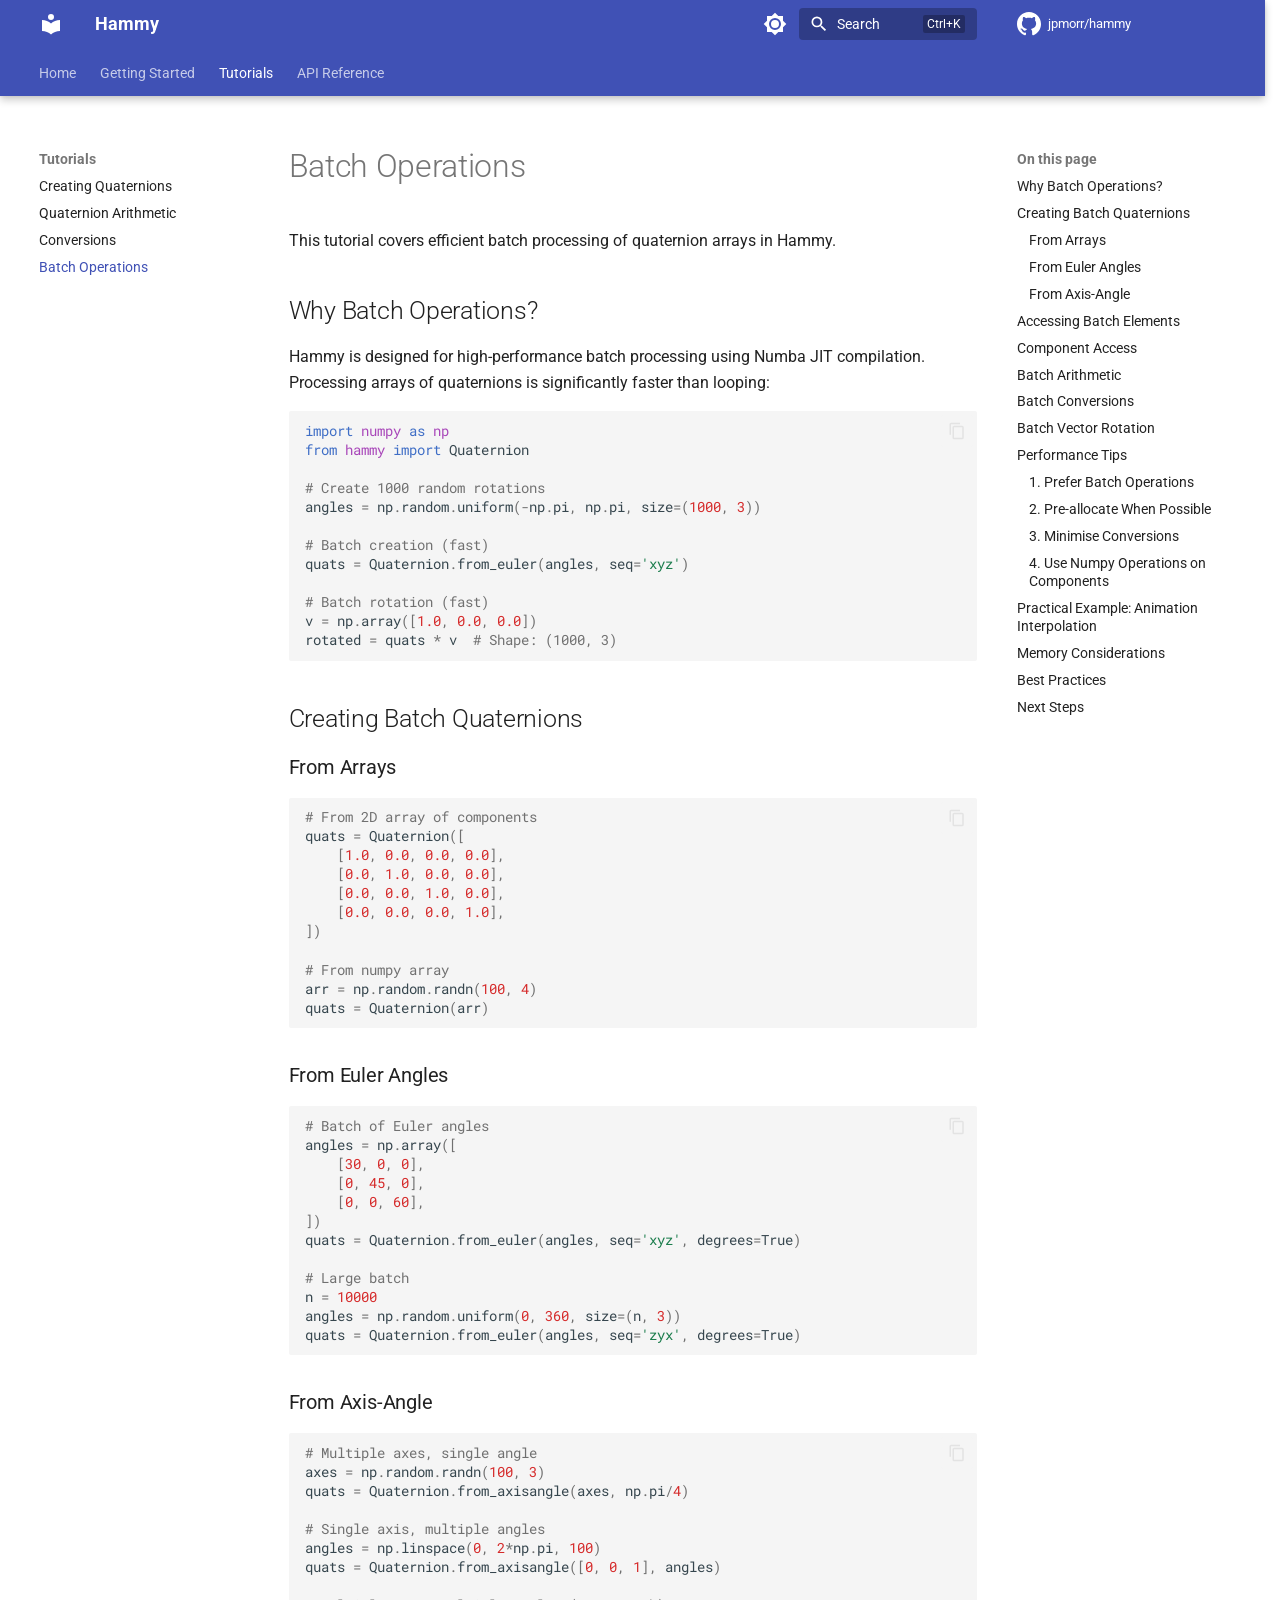
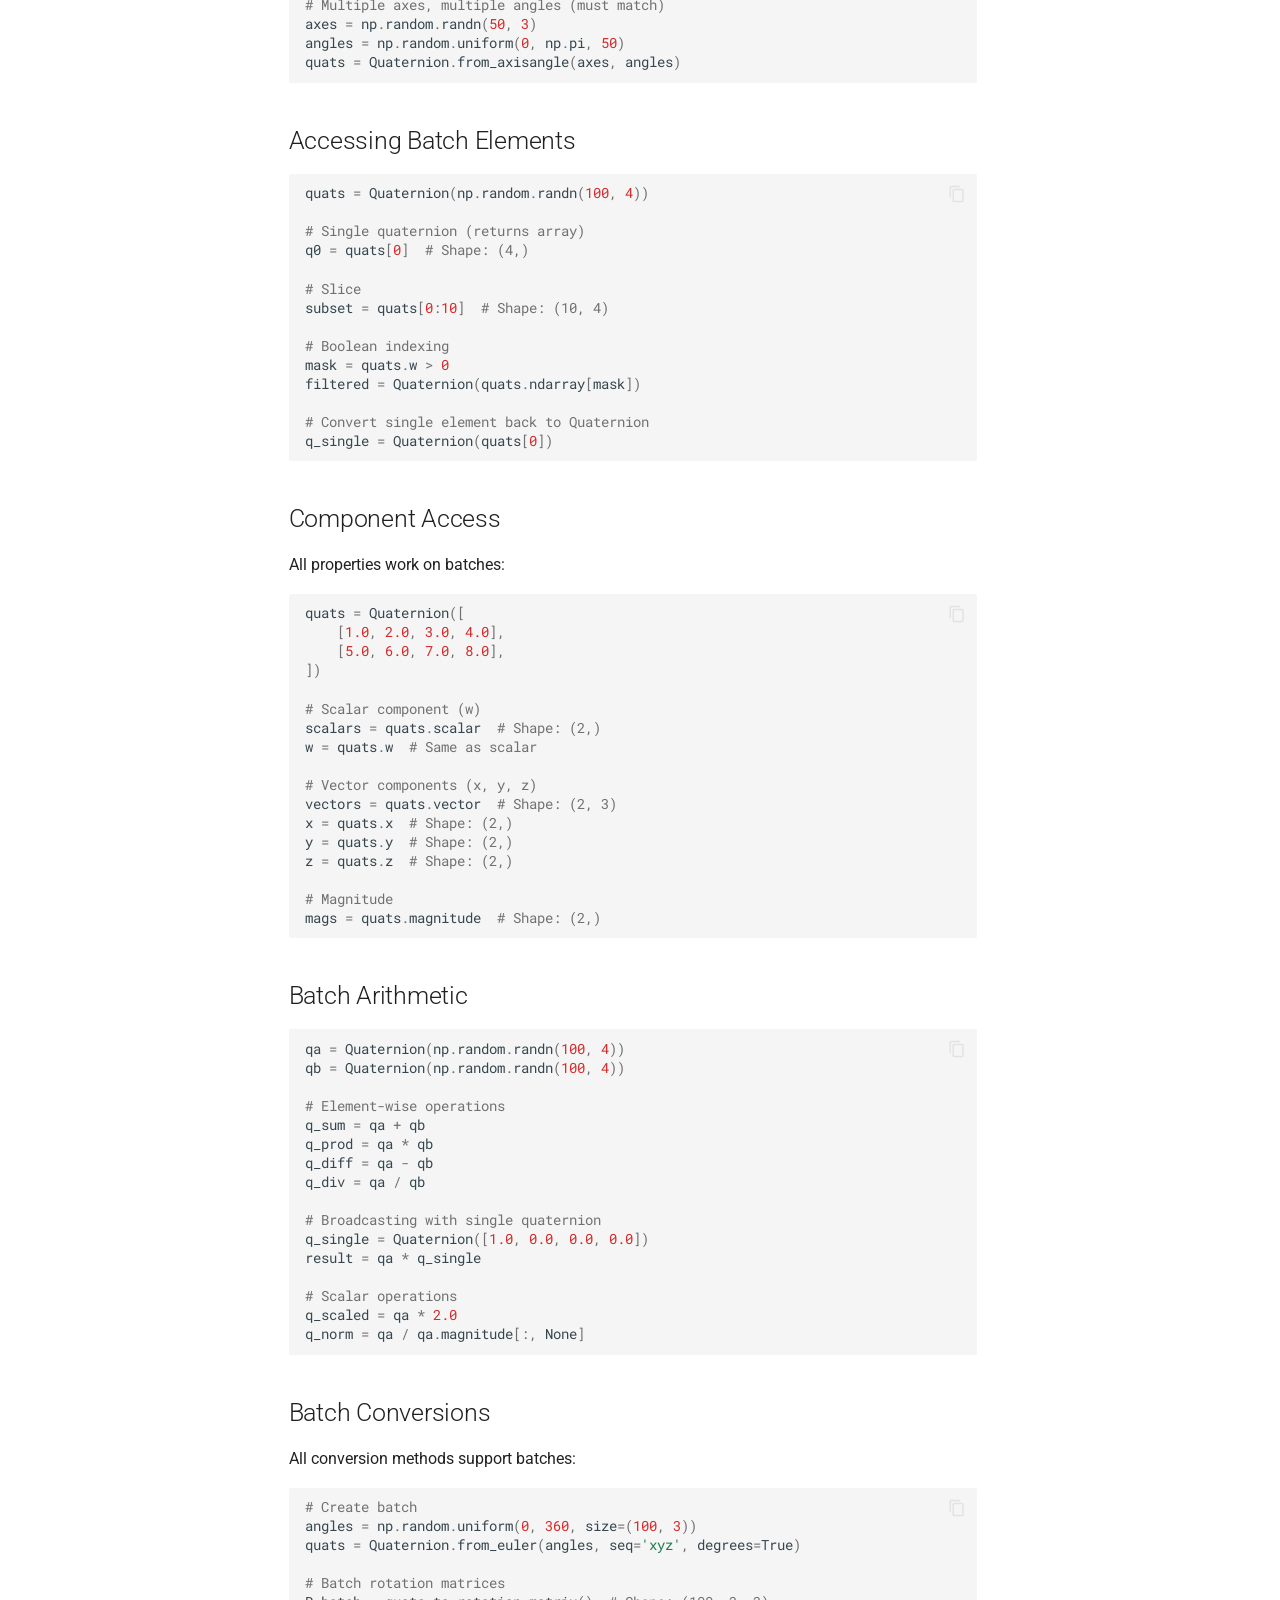
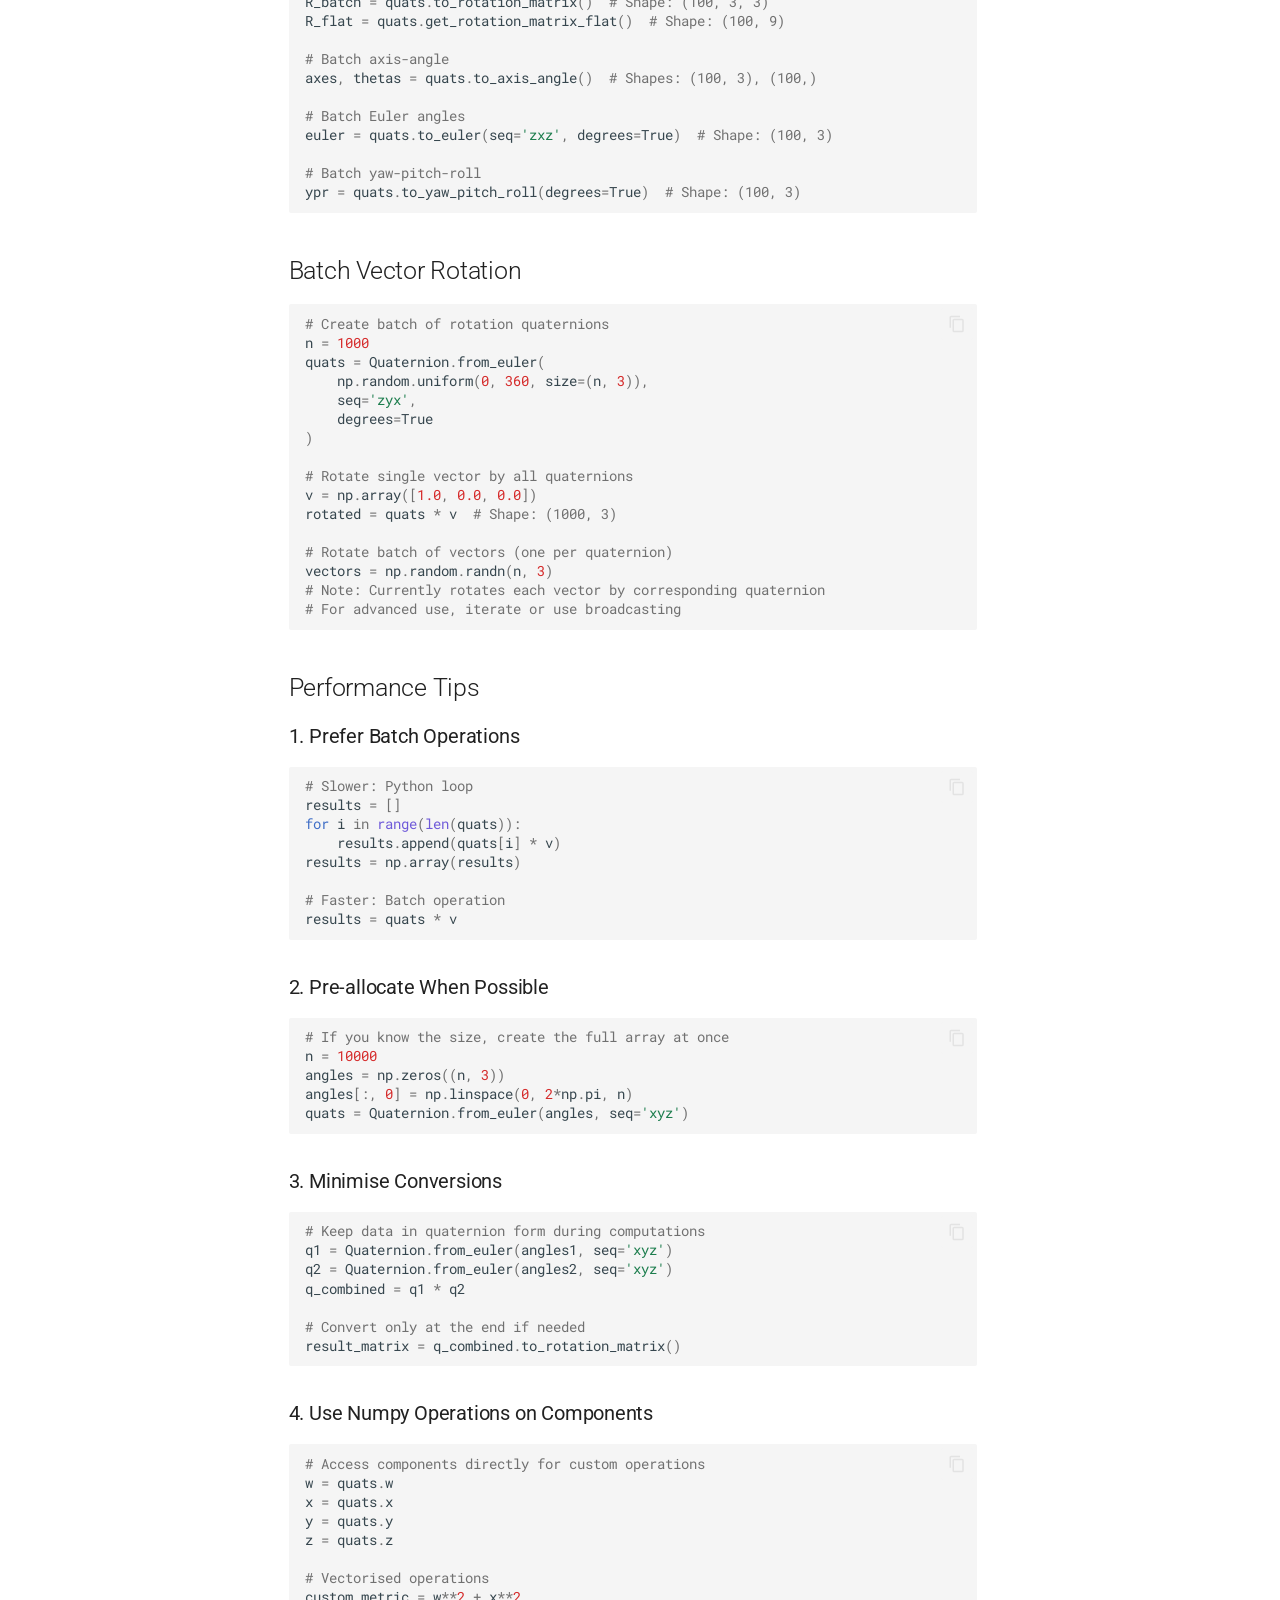
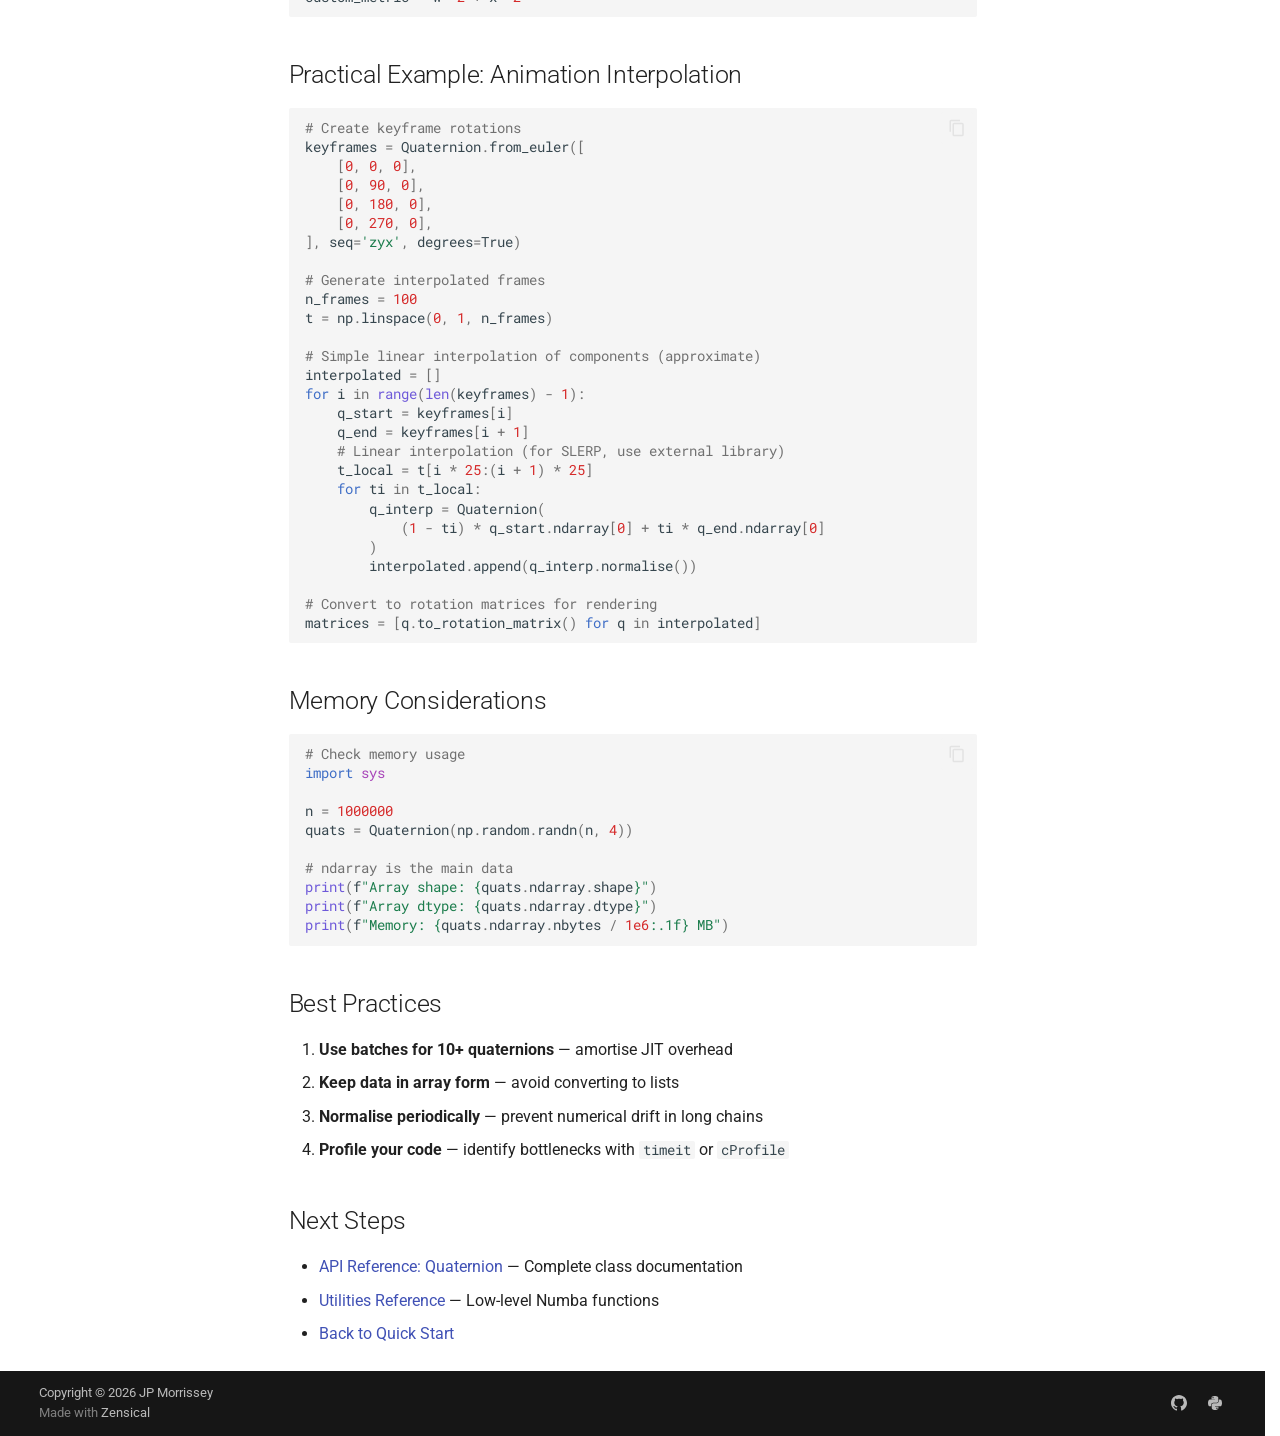
<file: tutorials/batch-operations/index.html>
<!doctype html>
<html lang="en" class="no-js">
  <head>
    
      <meta charset="utf-8">
      <meta name="viewport" content="width=device-width,initial-scale=1">
      
        <meta name="description" content="NumPy&#x2f;Numba-accelerated quaternion mathematics for 3D rotations">
      
      
      
        <link rel="canonical" href="https://jpmorr.github.io/hammy/tutorials/batch-operations/">
      
      
      
        <link rel="prev" href="../conversions/">
      
      
        <link rel="next" href="../../reference/quaternion/">
      
      
        
      
      
      <link rel="icon" href="../../assets/images/favicon.png">
      <meta name="generator" content="zensical-0.0.74">
    
    
      
        <title>Batch Operations - Hammy</title>
      
    
    
      
        
      
      <link rel="stylesheet" href="../../assets/stylesheets/classic/main.94dd801d.min.css">
      
        
          
        
        <link rel="stylesheet" href="../../assets/stylesheets/classic/palette.813d4b3f.min.css">
      
      


    
    
      
    
    
      
        
        
        <link rel="preconnect" href="https://fonts.gstatic.com" crossorigin>
        <link rel="stylesheet" href="https://fonts.googleapis.com/css?family=Roboto:300,300i,400,400i,500,500i,700,700i%7CRoboto+Mono:400,400i,700,700i&amp;display=fallback">
        <style>:root{--md-text-font:"Roboto";--md-code-font:"Roboto Mono"}</style>
      
    
    
    <script>__md_scope=new URL("../..",location),__md_scope.pathname.endsWith("/")||(__md_scope=new URL(__md_scope.pathname+"/",location)),__md_hash=e=>[...e].reduce(((e,t)=>(e<<5)-e+t.charCodeAt(0)),0),__md_get=(e,t=localStorage,_=__md_scope)=>JSON.parse(t.getItem(_.pathname+"."+e)),__md_set=(e,t,_=localStorage,a=__md_scope)=>{try{_.setItem(a.pathname+"."+e,JSON.stringify(t))}catch(e){}},document.documentElement.setAttribute("data-platform",navigator.platform)</script>
    
      

    
    
  </head>
  
  
    
    
      
    
    
    
    
    <body dir="ltr" data-md-color-scheme="default" data-md-color-primary="indigo" data-md-color-accent="indigo">
  
    
    <input class="md-toggle" data-md-toggle="drawer" type="checkbox" id="__drawer" autocomplete="off">
    <input class="md-toggle" data-md-toggle="search" type="checkbox" id="__search" autocomplete="off">
    <label class="md-overlay" for="__drawer" aria-hidden="true"></label>
    <div data-md-component="skip">
      <a href="#__skip" class="md-skip">
        Skip to content
      </a>
    </div>
    <div data-md-component="announce">
      
    </div>
    
    
      

  

<header class="md-header md-header--shadow md-header--lifted" data-md-component="header">
  <nav class="md-header__inner md-grid" aria-label="Header">
    <a href="../.." title="Hammy" class="md-header__button md-logo" aria-label="Hammy" data-md-component="logo">
      
  
  <svg xmlns="http://www.w3.org/2000/svg" viewBox="0 0 24 24"><path d="M12 8a3 3 0 0 0 3-3 3 3 0 0 0-3-3 3 3 0 0 0-3 3 3 3 0 0 0 3 3m0 3.54C9.64 9.35 6.5 8 3 8v11c3.5 0 6.64 1.35 9 3.54 2.36-2.19 5.5-3.54 9-3.54V8c-3.5 0-6.64 1.35-9 3.54"/></svg>

    </a>
    <label class="md-header__button md-icon" for="__drawer">
      
      <svg xmlns="http://www.w3.org/2000/svg" viewBox="0 0 24 24"><path d="M3 6h18v2H3zm0 5h18v2H3zm0 5h18v2H3z"/></svg>
      <span class="md-visually-hidden">Navigation</span>
    </label>
    <div class="md-header__title" data-md-component="header-title">
      <div class="md-header__ellipsis">
        <div class="md-header__topic">
          <span class="md-ellipsis">
            Hammy
          </span>
        </div>
        <div class="md-header__topic" data-md-component="header-topic">
          <span class="md-ellipsis">
            
              Batch Operations
            
          </span>
        </div>
      </div>
    </div>
    
      
        <form class="md-header__option" data-md-component="palette">
  
    
    
    
    <input class="md-option" data-md-color-media="none" data-md-color-scheme="default" data-md-color-primary="indigo" data-md-color-accent="indigo"  aria-label="Switch to dark mode"  type="radio" name="__palette" id="__palette_0">
    
      <label class="md-header__button md-icon" title="Switch to dark mode" for="__palette_1" hidden>
        <svg xmlns="http://www.w3.org/2000/svg" viewBox="0 0 24 24"><path d="M12 8a4 4 0 0 0-4 4 4 4 0 0 0 4 4 4 4 0 0 0 4-4 4 4 0 0 0-4-4m0 10a6 6 0 0 1-6-6 6 6 0 0 1 6-6 6 6 0 0 1 6 6 6 6 0 0 1-6 6m8-9.31V4h-4.69L12 .69 8.69 4H4v4.69L.69 12 4 15.31V20h4.69L12 23.31 15.31 20H20v-4.69L23.31 12z"/></svg>
      </label>
    
  
    
    
    
    <input class="md-option" data-md-color-media="none" data-md-color-scheme="slate" data-md-color-primary="indigo" data-md-color-accent="indigo"  aria-label="Switch to light mode"  type="radio" name="__palette" id="__palette_1">
    
      <label class="md-header__button md-icon" title="Switch to light mode" for="__palette_0" hidden>
        <svg xmlns="http://www.w3.org/2000/svg" viewBox="0 0 24 24"><path d="M12 18c-.89 0-1.74-.2-2.5-.55C11.56 16.5 13 14.42 13 12s-1.44-4.5-3.5-5.45C10.26 6.2 11.11 6 12 6a6 6 0 0 1 6 6 6 6 0 0 1-6 6m8-9.31V4h-4.69L12 .69 8.69 4H4v4.69L.69 12 4 15.31V20h4.69L12 23.31 15.31 20H20v-4.69L23.31 12z"/></svg>
      </label>
    
  
</form>
      
    
    
      <script>var palette=__md_get("__palette");if(palette&&palette.color){if("(prefers-color-scheme)"===palette.color.media){var media=matchMedia("(prefers-color-scheme: light)"),input=document.querySelector(media.matches?"[data-md-color-media='(prefers-color-scheme: light)']":"[data-md-color-media='(prefers-color-scheme: dark)']");palette.color.media=input.getAttribute("data-md-color-media"),palette.color.scheme=input.getAttribute("data-md-color-scheme"),palette.color.primary=input.getAttribute("data-md-color-primary"),palette.color.accent=input.getAttribute("data-md-color-accent")}for(var[key,value]of Object.entries(palette.color))document.body.setAttribute("data-md-color-"+key,value)}</script>
    
    
    
      
      
        <label class="md-header__button md-icon" for="__search">
          
          <svg xmlns="http://www.w3.org/2000/svg" viewBox="0 0 24 24"><path d="M9.5 3A6.5 6.5 0 0 1 16 9.5c0 1.61-.59 3.09-1.56 4.23l.27.27h.79l5 5-1.5 1.5-5-5v-.79l-.27-.27A6.52 6.52 0 0 1 9.5 16 6.5 6.5 0 0 1 3 9.5 6.5 6.5 0 0 1 9.5 3m0 2C7 5 5 7 5 9.5S7 14 9.5 14 14 12 14 9.5 12 5 9.5 5"/></svg>
          <span class="md-visually-hidden">Search</span>
        </label>
        <div class="md-search" data-md-component="search" role="dialog" aria-label="Search">
  <button type="button" class="md-search__button">
    Search
  </button>
</div>
      
    
    <div class="md-header__source">
      
        <a href="https://github.com/jpmorr/hammy" title="Go to repository" class="md-source" data-md-component="source">
  <div class="md-source__icon md-icon">
    
    <svg xmlns="http://www.w3.org/2000/svg" viewBox="0 0 512 512"><!--! Font Awesome Free 7.3.1 by @fontawesome - https://fontawesome.com License - https://fontawesome.com/license/free (Icons: CC BY 4.0, Fonts: SIL OFL 1.1, Code: MIT License) Copyright 2026 Fonticons, Inc.--><path fill="currentColor" d="M216.5 362.5c-66-8-112.5-55.5-112.5-117 0-25 9-52 24-70-6.5-16.5-5.5-51.5 2-66 20-2.5 47 8 63 22.5 19-6 39-9 63.5-9s44.5 3 62.5 8.5c15.5-14 43-24.5 63-22 7 13.5 8 48.5 1.5 65.5 16 19 24.5 44.5 24.5 70.5 0 61.5-46.5 108-113.5 116.5 17 11 28.5 35 28.5 62.5v52c0 15 12.5 23.5 27.5 17.5C441 459.5 512 369 512 257 512 115.5 397 0 255.5 0S0 115.5 0 257c0 111 70.5 203 165.5 237.5 13.5 5 26.5-4 26.5-17.5v-40c-7 3-16 5-24 5-33 0-52.5-18-66.5-51.5-5.5-13.5-11.5-21.5-23-23-6-.5-8-3-8-6 0-6 10-10.5 20-10.5 14.5 0 27 9 40 27.5 10 14.5 20.5 21 33 21s20.5-4.5 32-16c8.5-8.5 15-16 21-21"/></svg>
  </div>
  <div class="md-source__repository">
    jpmorr/hammy
  </div>
</a>
      
    </div>
  </nav>
  
    
      
<nav class="md-tabs" aria-label="Tabs" data-md-component="tabs">
  <div class="md-grid">
    <ul class="md-tabs__list">
      
        
  
  
  
  
    <li class="md-tabs__item">
      <a href="../.." class="md-tabs__link">
        
  
  Home

      </a>
    </li>
  

      
        
  
  
  
  
    
      
      
        
      
        
      
        
      
    
    
    
    
      <li class="md-tabs__item">
        <a href="../../getting-started/installation/" class="md-tabs__link">
          
  
  Getting Started

        </a>
      </li>
    
  

      
        
  
  
  
    
  
  
    
      
      
        
      
        
      
        
      
        
      
    
    
    
    
      <li class="md-tabs__item md-tabs__item--active">
        <a href="../creating-quaternions/" class="md-tabs__link">
          
  
  Tutorials

        </a>
      </li>
    
  

      
        
  
  
  
  
    
      
      
        
      
        
      
        
      
    
    
    
    
      <li class="md-tabs__item">
        <a href="../../reference/quaternion/" class="md-tabs__link">
          
  
  API Reference

        </a>
      </li>
    
  

      
    </ul>
  </div>
</nav>
    
  
</header>
    
    <div class="md-container" data-md-component="container">
      
      
        
      
      <main class="md-main" data-md-component="main">
        <div class="md-main__inner md-grid">
          
            
              
              <div class="md-sidebar md-sidebar--primary" data-md-component="sidebar" data-md-type="navigation" >
                <div class="md-sidebar__scrollwrap">
                  <div class="md-sidebar__inner">
                    


  


<nav class="md-nav md-nav--primary md-nav--lifted" aria-label="Navigation" data-md-level="0">
  <label class="md-nav__title" for="__drawer">
    <a href="../.." title="Hammy" class="md-nav__button md-logo" aria-label="Hammy" data-md-component="logo">
      
  
  <svg xmlns="http://www.w3.org/2000/svg" viewBox="0 0 24 24"><path d="M12 8a3 3 0 0 0 3-3 3 3 0 0 0-3-3 3 3 0 0 0-3 3 3 3 0 0 0 3 3m0 3.54C9.64 9.35 6.5 8 3 8v11c3.5 0 6.64 1.35 9 3.54 2.36-2.19 5.5-3.54 9-3.54V8c-3.5 0-6.64 1.35-9 3.54"/></svg>

    </a>
    Hammy
  </label>
  
    <div class="md-nav__source">
      <a href="https://github.com/jpmorr/hammy" title="Go to repository" class="md-source" data-md-component="source">
  <div class="md-source__icon md-icon">
    
    <svg xmlns="http://www.w3.org/2000/svg" viewBox="0 0 512 512"><!--! Font Awesome Free 7.3.1 by @fontawesome - https://fontawesome.com License - https://fontawesome.com/license/free (Icons: CC BY 4.0, Fonts: SIL OFL 1.1, Code: MIT License) Copyright 2026 Fonticons, Inc.--><path fill="currentColor" d="M216.5 362.5c-66-8-112.5-55.5-112.5-117 0-25 9-52 24-70-6.5-16.5-5.5-51.5 2-66 20-2.5 47 8 63 22.5 19-6 39-9 63.5-9s44.5 3 62.5 8.5c15.5-14 43-24.5 63-22 7 13.5 8 48.5 1.5 65.5 16 19 24.5 44.5 24.5 70.5 0 61.5-46.5 108-113.5 116.5 17 11 28.5 35 28.5 62.5v52c0 15 12.5 23.5 27.5 17.5C441 459.5 512 369 512 257 512 115.5 397 0 255.5 0S0 115.5 0 257c0 111 70.5 203 165.5 237.5 13.5 5 26.5-4 26.5-17.5v-40c-7 3-16 5-24 5-33 0-52.5-18-66.5-51.5-5.5-13.5-11.5-21.5-23-23-6-.5-8-3-8-6 0-6 10-10.5 20-10.5 14.5 0 27 9 40 27.5 10 14.5 20.5 21 33 21s20.5-4.5 32-16c8.5-8.5 15-16 21-21"/></svg>
  </div>
  <div class="md-source__repository">
    jpmorr/hammy
  </div>
</a>
    </div>
  
  <ul class="md-nav__list" data-md-scrollfix>
    
      
      
  
  
  
  
    <li class="md-nav__item">
      <a href="../.." class="md-nav__link">
        
  
  
  <span class="md-ellipsis">
    
  
  Home

    
  </span>
  
  

      </a>
    </li>
  

    
      
      
  
  
  
  
    
    
      
        
      
        
      
        
      
    
    
    
      
      
        
      
    
    
    <li class="md-nav__item md-nav__item--nested">
      
        
        
          
        
        <input class="md-nav__toggle md-toggle md-toggle--indeterminate" type="checkbox" id="__nav_2" >
        
          
          <label class="md-nav__link" for="__nav_2" id="__nav_2_label" tabindex="0">
            
  
  
  <span class="md-ellipsis">
    
  
  Getting Started

    
  </span>
  
  

            <span class="md-nav__icon md-icon"></span>
          </label>
        
        
          <nav class="md-nav" data-md-level="1" aria-labelledby="__nav_2_label" aria-expanded="false">
            <label class="md-nav__title" for="__nav_2">
              <span class="md-nav__icon md-icon"></span>
              
  
  Getting Started

            </label>
            <ul class="md-nav__list" data-md-scrollfix>
              
                
                  
  
  
  
  
    <li class="md-nav__item">
      <a href="../../getting-started/installation/" class="md-nav__link">
        
  
  
  <span class="md-ellipsis">
    
  
  Installation

    
  </span>
  
  

      </a>
    </li>
  

                
              
                
                  
  
  
  
  
    <li class="md-nav__item">
      <a href="../../getting-started/quick-start/" class="md-nav__link">
        
  
  
  <span class="md-ellipsis">
    
  
  Quick Start

    
  </span>
  
  

      </a>
    </li>
  

                
              
                
                  
  
  
  
  
    <li class="md-nav__item">
      <a href="../../getting-started/concepts/" class="md-nav__link">
        
  
  
  <span class="md-ellipsis">
    
  
  Basic Concepts

    
  </span>
  
  

      </a>
    </li>
  

                
              
            </ul>
          </nav>
        
      
    </li>
  

    
      
      
  
  
    
  
  
  
    
    
      
        
      
        
      
        
      
        
      
    
    
    
      
        
        
      
      
        
      
    
    
    <li class="md-nav__item md-nav__item--active md-nav__item--section md-nav__item--nested">
      
        
        
        <input class="md-nav__toggle md-toggle " type="checkbox" id="__nav_3" checked>
        
          
          <label class="md-nav__link" for="__nav_3" id="__nav_3_label" tabindex="">
            
  
  
  <span class="md-ellipsis">
    
  
  Tutorials

    
  </span>
  
  

            <span class="md-nav__icon md-icon"></span>
          </label>
        
        
          <nav class="md-nav" data-md-level="1" aria-labelledby="__nav_3_label" aria-expanded="true">
            <label class="md-nav__title" for="__nav_3">
              <span class="md-nav__icon md-icon"></span>
              
  
  Tutorials

            </label>
            <ul class="md-nav__list" data-md-scrollfix>
              
                
                  
  
  
  
  
    <li class="md-nav__item">
      <a href="../creating-quaternions/" class="md-nav__link">
        
  
  
  <span class="md-ellipsis">
    
  
  Creating Quaternions

    
  </span>
  
  

      </a>
    </li>
  

                
              
                
                  
  
  
  
  
    <li class="md-nav__item">
      <a href="../arithmetic/" class="md-nav__link">
        
  
  
  <span class="md-ellipsis">
    
  
  Quaternion Arithmetic

    
  </span>
  
  

      </a>
    </li>
  

                
              
                
                  
  
  
  
  
    <li class="md-nav__item">
      <a href="../conversions/" class="md-nav__link">
        
  
  
  <span class="md-ellipsis">
    
  
  Conversions

    
  </span>
  
  

      </a>
    </li>
  

                
              
                
                  
  
  
    
  
  
  
    <li class="md-nav__item md-nav__item--active">
      
      
        <input class="md-nav__toggle md-toggle" type="checkbox" id="__toc">
      
      
      
        
      
      
        <label class="md-nav__link md-nav__link--active" for="__toc">
          
  
  
  <span class="md-ellipsis">
    
  
  Batch Operations

    
  </span>
  
  

          <span class="md-nav__icon md-icon"></span>
        </label>
      
      <a href="././" class="md-nav__link md-nav__link--active">
        
  
  
  <span class="md-ellipsis">
    
  
  Batch Operations

    
  </span>
  
  

      </a>
      
        


<nav class="md-nav md-nav--secondary" aria-label="On this page">
  
  
  
    
  
  
    <label class="md-nav__title" for="__toc">
      <span class="md-nav__icon md-icon"></span>
      On this page
    </label>
    <ul class="md-nav__list" data-md-component="toc" data-md-scrollfix>
      
        <li class="md-nav__item">
  <a href="#why-batch-operations" class="md-nav__link">
    <span class="md-ellipsis">
      <span class="md-typeset">
        Why Batch Operations?
      </span>
    </span>
  </a>
  
</li>
      
        <li class="md-nav__item">
  <a href="#creating-batch-quaternions" class="md-nav__link">
    <span class="md-ellipsis">
      <span class="md-typeset">
        Creating Batch Quaternions
      </span>
    </span>
  </a>
  
    <nav class="md-nav" aria-label="Creating Batch Quaternions">
      <ul class="md-nav__list">
        
          <li class="md-nav__item">
  <a href="#from-arrays" class="md-nav__link">
    <span class="md-ellipsis">
      <span class="md-typeset">
        From Arrays
      </span>
    </span>
  </a>
  
</li>
        
          <li class="md-nav__item">
  <a href="#from-euler-angles" class="md-nav__link">
    <span class="md-ellipsis">
      <span class="md-typeset">
        From Euler Angles
      </span>
    </span>
  </a>
  
</li>
        
          <li class="md-nav__item">
  <a href="#from-axis-angle" class="md-nav__link">
    <span class="md-ellipsis">
      <span class="md-typeset">
        From Axis-Angle
      </span>
    </span>
  </a>
  
</li>
        
      </ul>
    </nav>
  
</li>
      
        <li class="md-nav__item">
  <a href="#accessing-batch-elements" class="md-nav__link">
    <span class="md-ellipsis">
      <span class="md-typeset">
        Accessing Batch Elements
      </span>
    </span>
  </a>
  
</li>
      
        <li class="md-nav__item">
  <a href="#component-access" class="md-nav__link">
    <span class="md-ellipsis">
      <span class="md-typeset">
        Component Access
      </span>
    </span>
  </a>
  
</li>
      
        <li class="md-nav__item">
  <a href="#batch-arithmetic" class="md-nav__link">
    <span class="md-ellipsis">
      <span class="md-typeset">
        Batch Arithmetic
      </span>
    </span>
  </a>
  
</li>
      
        <li class="md-nav__item">
  <a href="#batch-conversions" class="md-nav__link">
    <span class="md-ellipsis">
      <span class="md-typeset">
        Batch Conversions
      </span>
    </span>
  </a>
  
</li>
      
        <li class="md-nav__item">
  <a href="#batch-vector-rotation" class="md-nav__link">
    <span class="md-ellipsis">
      <span class="md-typeset">
        Batch Vector Rotation
      </span>
    </span>
  </a>
  
</li>
      
        <li class="md-nav__item">
  <a href="#performance-tips" class="md-nav__link">
    <span class="md-ellipsis">
      <span class="md-typeset">
        Performance Tips
      </span>
    </span>
  </a>
  
    <nav class="md-nav" aria-label="Performance Tips">
      <ul class="md-nav__list">
        
          <li class="md-nav__item">
  <a href="#1-prefer-batch-operations" class="md-nav__link">
    <span class="md-ellipsis">
      <span class="md-typeset">
        1. Prefer Batch Operations
      </span>
    </span>
  </a>
  
</li>
        
          <li class="md-nav__item">
  <a href="#2-pre-allocate-when-possible" class="md-nav__link">
    <span class="md-ellipsis">
      <span class="md-typeset">
        2. Pre-allocate When Possible
      </span>
    </span>
  </a>
  
</li>
        
          <li class="md-nav__item">
  <a href="#3-minimise-conversions" class="md-nav__link">
    <span class="md-ellipsis">
      <span class="md-typeset">
        3. Minimise Conversions
      </span>
    </span>
  </a>
  
</li>
        
          <li class="md-nav__item">
  <a href="#4-use-numpy-operations-on-components" class="md-nav__link">
    <span class="md-ellipsis">
      <span class="md-typeset">
        4. Use Numpy Operations on Components
      </span>
    </span>
  </a>
  
</li>
        
      </ul>
    </nav>
  
</li>
      
        <li class="md-nav__item">
  <a href="#practical-example-animation-interpolation" class="md-nav__link">
    <span class="md-ellipsis">
      <span class="md-typeset">
        Practical Example: Animation Interpolation
      </span>
    </span>
  </a>
  
</li>
      
        <li class="md-nav__item">
  <a href="#memory-considerations" class="md-nav__link">
    <span class="md-ellipsis">
      <span class="md-typeset">
        Memory Considerations
      </span>
    </span>
  </a>
  
</li>
      
        <li class="md-nav__item">
  <a href="#best-practices" class="md-nav__link">
    <span class="md-ellipsis">
      <span class="md-typeset">
        Best Practices
      </span>
    </span>
  </a>
  
</li>
      
        <li class="md-nav__item">
  <a href="#next-steps" class="md-nav__link">
    <span class="md-ellipsis">
      <span class="md-typeset">
        Next Steps
      </span>
    </span>
  </a>
  
</li>
      
    </ul>
  
</nav>
      
    </li>
  

                
              
            </ul>
          </nav>
        
      
    </li>
  

    
      
      
  
  
  
  
    
    
      
        
      
        
      
        
      
    
    
    
      
      
        
      
    
    
    <li class="md-nav__item md-nav__item--nested">
      
        
        
          
        
        <input class="md-nav__toggle md-toggle md-toggle--indeterminate" type="checkbox" id="__nav_4" >
        
          
          <label class="md-nav__link" for="__nav_4" id="__nav_4_label" tabindex="0">
            
  
  
  <span class="md-ellipsis">
    
  
  API Reference

    
  </span>
  
  

            <span class="md-nav__icon md-icon"></span>
          </label>
        
        
          <nav class="md-nav" data-md-level="1" aria-labelledby="__nav_4_label" aria-expanded="false">
            <label class="md-nav__title" for="__nav_4">
              <span class="md-nav__icon md-icon"></span>
              
  
  API Reference

            </label>
            <ul class="md-nav__list" data-md-scrollfix>
              
                
                  
  
  
  
  
    <li class="md-nav__item">
      <a href="../../reference/quaternion/" class="md-nav__link">
        
  
  
  <span class="md-ellipsis">
    
  
  Quaternion Class

    
  </span>
  
  

      </a>
    </li>
  

                
              
                
                  
  
  
  
  
    <li class="md-nav__item">
      <a href="../../reference/utilities/" class="md-nav__link">
        
  
  
  <span class="md-ellipsis">
    
  
  Utilities

    
  </span>
  
  

      </a>
    </li>
  

                
              
                
                  
  
  
  
  
    <li class="md-nav__item">
      <a href="../../reference/version/" class="md-nav__link">
        
  
  
  <span class="md-ellipsis">
    
  
  Version

    
  </span>
  
  

      </a>
    </li>
  

                
              
            </ul>
          </nav>
        
      
    </li>
  

    
  </ul>
</nav>
                  </div>
                </div>
              </div>
            
            
              
              <div class="md-sidebar md-sidebar--secondary" data-md-component="sidebar" data-md-type="toc" >
                <div class="md-sidebar__scrollwrap">
                  
                  <div class="md-sidebar__inner">
                    


<nav class="md-nav md-nav--secondary" aria-label="On this page">
  
  
  
    
  
  
    <label class="md-nav__title" for="__toc">
      <span class="md-nav__icon md-icon"></span>
      On this page
    </label>
    <ul class="md-nav__list" data-md-component="toc" data-md-scrollfix>
      
        <li class="md-nav__item">
  <a href="#why-batch-operations" class="md-nav__link">
    <span class="md-ellipsis">
      <span class="md-typeset">
        Why Batch Operations?
      </span>
    </span>
  </a>
  
</li>
      
        <li class="md-nav__item">
  <a href="#creating-batch-quaternions" class="md-nav__link">
    <span class="md-ellipsis">
      <span class="md-typeset">
        Creating Batch Quaternions
      </span>
    </span>
  </a>
  
    <nav class="md-nav" aria-label="Creating Batch Quaternions">
      <ul class="md-nav__list">
        
          <li class="md-nav__item">
  <a href="#from-arrays" class="md-nav__link">
    <span class="md-ellipsis">
      <span class="md-typeset">
        From Arrays
      </span>
    </span>
  </a>
  
</li>
        
          <li class="md-nav__item">
  <a href="#from-euler-angles" class="md-nav__link">
    <span class="md-ellipsis">
      <span class="md-typeset">
        From Euler Angles
      </span>
    </span>
  </a>
  
</li>
        
          <li class="md-nav__item">
  <a href="#from-axis-angle" class="md-nav__link">
    <span class="md-ellipsis">
      <span class="md-typeset">
        From Axis-Angle
      </span>
    </span>
  </a>
  
</li>
        
      </ul>
    </nav>
  
</li>
      
        <li class="md-nav__item">
  <a href="#accessing-batch-elements" class="md-nav__link">
    <span class="md-ellipsis">
      <span class="md-typeset">
        Accessing Batch Elements
      </span>
    </span>
  </a>
  
</li>
      
        <li class="md-nav__item">
  <a href="#component-access" class="md-nav__link">
    <span class="md-ellipsis">
      <span class="md-typeset">
        Component Access
      </span>
    </span>
  </a>
  
</li>
      
        <li class="md-nav__item">
  <a href="#batch-arithmetic" class="md-nav__link">
    <span class="md-ellipsis">
      <span class="md-typeset">
        Batch Arithmetic
      </span>
    </span>
  </a>
  
</li>
      
        <li class="md-nav__item">
  <a href="#batch-conversions" class="md-nav__link">
    <span class="md-ellipsis">
      <span class="md-typeset">
        Batch Conversions
      </span>
    </span>
  </a>
  
</li>
      
        <li class="md-nav__item">
  <a href="#batch-vector-rotation" class="md-nav__link">
    <span class="md-ellipsis">
      <span class="md-typeset">
        Batch Vector Rotation
      </span>
    </span>
  </a>
  
</li>
      
        <li class="md-nav__item">
  <a href="#performance-tips" class="md-nav__link">
    <span class="md-ellipsis">
      <span class="md-typeset">
        Performance Tips
      </span>
    </span>
  </a>
  
    <nav class="md-nav" aria-label="Performance Tips">
      <ul class="md-nav__list">
        
          <li class="md-nav__item">
  <a href="#1-prefer-batch-operations" class="md-nav__link">
    <span class="md-ellipsis">
      <span class="md-typeset">
        1. Prefer Batch Operations
      </span>
    </span>
  </a>
  
</li>
        
          <li class="md-nav__item">
  <a href="#2-pre-allocate-when-possible" class="md-nav__link">
    <span class="md-ellipsis">
      <span class="md-typeset">
        2. Pre-allocate When Possible
      </span>
    </span>
  </a>
  
</li>
        
          <li class="md-nav__item">
  <a href="#3-minimise-conversions" class="md-nav__link">
    <span class="md-ellipsis">
      <span class="md-typeset">
        3. Minimise Conversions
      </span>
    </span>
  </a>
  
</li>
        
          <li class="md-nav__item">
  <a href="#4-use-numpy-operations-on-components" class="md-nav__link">
    <span class="md-ellipsis">
      <span class="md-typeset">
        4. Use Numpy Operations on Components
      </span>
    </span>
  </a>
  
</li>
        
      </ul>
    </nav>
  
</li>
      
        <li class="md-nav__item">
  <a href="#practical-example-animation-interpolation" class="md-nav__link">
    <span class="md-ellipsis">
      <span class="md-typeset">
        Practical Example: Animation Interpolation
      </span>
    </span>
  </a>
  
</li>
      
        <li class="md-nav__item">
  <a href="#memory-considerations" class="md-nav__link">
    <span class="md-ellipsis">
      <span class="md-typeset">
        Memory Considerations
      </span>
    </span>
  </a>
  
</li>
      
        <li class="md-nav__item">
  <a href="#best-practices" class="md-nav__link">
    <span class="md-ellipsis">
      <span class="md-typeset">
        Best Practices
      </span>
    </span>
  </a>
  
</li>
      
        <li class="md-nav__item">
  <a href="#next-steps" class="md-nav__link">
    <span class="md-ellipsis">
      <span class="md-typeset">
        Next Steps
      </span>
    </span>
  </a>
  
</li>
      
    </ul>
  
</nav>
                  </div>
                </div>
              </div>
            
          
          
            <div class="md-content" data-md-component="content">
              
              <article class="md-content__inner md-typeset">
                <a id="__skip" tabindex="-1"></a>
                
                  

  
  


<h1 id="batch-operations">Batch Operations<a class="headerlink" href="#batch-operations" title="Permanent link">&para;</a></h1>
<p>This tutorial covers efficient batch processing of quaternion arrays in Hammy.</p>
<h2 id="why-batch-operations">Why Batch Operations?<a class="headerlink" href="#why-batch-operations" title="Permanent link">&para;</a></h2>
<p>Hammy is designed for high-performance batch processing using Numba JIT compilation. Processing arrays of quaternions is significantly faster than looping:</p>
<div class="language-python highlight"><pre><span></span><code><span id="__span-0-1"><a id="__codelineno-0-1" name="__codelineno-0-1" href="#__codelineno-0-1"></a><span class="kn">import</span><span class="w"> </span><span class="nn">numpy</span><span class="w"> </span><span class="k">as</span><span class="w"> </span><span class="nn">np</span>
</span><span id="__span-0-2"><a id="__codelineno-0-2" name="__codelineno-0-2" href="#__codelineno-0-2"></a><span class="kn">from</span><span class="w"> </span><span class="nn">hammy</span><span class="w"> </span><span class="kn">import</span> <span class="n">Quaternion</span>
</span><span id="__span-0-3"><a id="__codelineno-0-3" name="__codelineno-0-3" href="#__codelineno-0-3"></a>
</span><span id="__span-0-4"><a id="__codelineno-0-4" name="__codelineno-0-4" href="#__codelineno-0-4"></a><span class="c1"># Create 1000 random rotations</span>
</span><span id="__span-0-5"><a id="__codelineno-0-5" name="__codelineno-0-5" href="#__codelineno-0-5"></a><span class="n">angles</span> <span class="o">=</span> <span class="n">np</span><span class="o">.</span><span class="n">random</span><span class="o">.</span><span class="n">uniform</span><span class="p">(</span><span class="o">-</span><span class="n">np</span><span class="o">.</span><span class="n">pi</span><span class="p">,</span> <span class="n">np</span><span class="o">.</span><span class="n">pi</span><span class="p">,</span> <span class="n">size</span><span class="o">=</span><span class="p">(</span><span class="mi">1000</span><span class="p">,</span> <span class="mi">3</span><span class="p">))</span>
</span><span id="__span-0-6"><a id="__codelineno-0-6" name="__codelineno-0-6" href="#__codelineno-0-6"></a>
</span><span id="__span-0-7"><a id="__codelineno-0-7" name="__codelineno-0-7" href="#__codelineno-0-7"></a><span class="c1"># Batch creation (fast)</span>
</span><span id="__span-0-8"><a id="__codelineno-0-8" name="__codelineno-0-8" href="#__codelineno-0-8"></a><span class="n">quats</span> <span class="o">=</span> <span class="n">Quaternion</span><span class="o">.</span><span class="n">from_euler</span><span class="p">(</span><span class="n">angles</span><span class="p">,</span> <span class="n">seq</span><span class="o">=</span><span class="s1">'xyz'</span><span class="p">)</span>
</span><span id="__span-0-9"><a id="__codelineno-0-9" name="__codelineno-0-9" href="#__codelineno-0-9"></a>
</span><span id="__span-0-10"><a id="__codelineno-0-10" name="__codelineno-0-10" href="#__codelineno-0-10"></a><span class="c1"># Batch rotation (fast)</span>
</span><span id="__span-0-11"><a id="__codelineno-0-11" name="__codelineno-0-11" href="#__codelineno-0-11"></a><span class="n">v</span> <span class="o">=</span> <span class="n">np</span><span class="o">.</span><span class="n">array</span><span class="p">([</span><span class="mf">1.0</span><span class="p">,</span> <span class="mf">0.0</span><span class="p">,</span> <span class="mf">0.0</span><span class="p">])</span>
</span><span id="__span-0-12"><a id="__codelineno-0-12" name="__codelineno-0-12" href="#__codelineno-0-12"></a><span class="n">rotated</span> <span class="o">=</span> <span class="n">quats</span> <span class="o">*</span> <span class="n">v</span>  <span class="c1"># Shape: (1000, 3)</span>
</span></code></pre></div>
<h2 id="creating-batch-quaternions">Creating Batch Quaternions<a class="headerlink" href="#creating-batch-quaternions" title="Permanent link">&para;</a></h2>
<h3 id="from-arrays">From Arrays<a class="headerlink" href="#from-arrays" title="Permanent link">&para;</a></h3>
<div class="language-python highlight"><pre><span></span><code><span id="__span-1-1"><a id="__codelineno-1-1" name="__codelineno-1-1" href="#__codelineno-1-1"></a><span class="c1"># From 2D array of components</span>
</span><span id="__span-1-2"><a id="__codelineno-1-2" name="__codelineno-1-2" href="#__codelineno-1-2"></a><span class="n">quats</span> <span class="o">=</span> <span class="n">Quaternion</span><span class="p">([</span>
</span><span id="__span-1-3"><a id="__codelineno-1-3" name="__codelineno-1-3" href="#__codelineno-1-3"></a>    <span class="p">[</span><span class="mf">1.0</span><span class="p">,</span> <span class="mf">0.0</span><span class="p">,</span> <span class="mf">0.0</span><span class="p">,</span> <span class="mf">0.0</span><span class="p">],</span>
</span><span id="__span-1-4"><a id="__codelineno-1-4" name="__codelineno-1-4" href="#__codelineno-1-4"></a>    <span class="p">[</span><span class="mf">0.0</span><span class="p">,</span> <span class="mf">1.0</span><span class="p">,</span> <span class="mf">0.0</span><span class="p">,</span> <span class="mf">0.0</span><span class="p">],</span>
</span><span id="__span-1-5"><a id="__codelineno-1-5" name="__codelineno-1-5" href="#__codelineno-1-5"></a>    <span class="p">[</span><span class="mf">0.0</span><span class="p">,</span> <span class="mf">0.0</span><span class="p">,</span> <span class="mf">1.0</span><span class="p">,</span> <span class="mf">0.0</span><span class="p">],</span>
</span><span id="__span-1-6"><a id="__codelineno-1-6" name="__codelineno-1-6" href="#__codelineno-1-6"></a>    <span class="p">[</span><span class="mf">0.0</span><span class="p">,</span> <span class="mf">0.0</span><span class="p">,</span> <span class="mf">0.0</span><span class="p">,</span> <span class="mf">1.0</span><span class="p">],</span>
</span><span id="__span-1-7"><a id="__codelineno-1-7" name="__codelineno-1-7" href="#__codelineno-1-7"></a><span class="p">])</span>
</span><span id="__span-1-8"><a id="__codelineno-1-8" name="__codelineno-1-8" href="#__codelineno-1-8"></a>
</span><span id="__span-1-9"><a id="__codelineno-1-9" name="__codelineno-1-9" href="#__codelineno-1-9"></a><span class="c1"># From numpy array</span>
</span><span id="__span-1-10"><a id="__codelineno-1-10" name="__codelineno-1-10" href="#__codelineno-1-10"></a><span class="n">arr</span> <span class="o">=</span> <span class="n">np</span><span class="o">.</span><span class="n">random</span><span class="o">.</span><span class="n">randn</span><span class="p">(</span><span class="mi">100</span><span class="p">,</span> <span class="mi">4</span><span class="p">)</span>
</span><span id="__span-1-11"><a id="__codelineno-1-11" name="__codelineno-1-11" href="#__codelineno-1-11"></a><span class="n">quats</span> <span class="o">=</span> <span class="n">Quaternion</span><span class="p">(</span><span class="n">arr</span><span class="p">)</span>
</span></code></pre></div>
<h3 id="from-euler-angles">From Euler Angles<a class="headerlink" href="#from-euler-angles" title="Permanent link">&para;</a></h3>
<div class="language-python highlight"><pre><span></span><code><span id="__span-2-1"><a id="__codelineno-2-1" name="__codelineno-2-1" href="#__codelineno-2-1"></a><span class="c1"># Batch of Euler angles</span>
</span><span id="__span-2-2"><a id="__codelineno-2-2" name="__codelineno-2-2" href="#__codelineno-2-2"></a><span class="n">angles</span> <span class="o">=</span> <span class="n">np</span><span class="o">.</span><span class="n">array</span><span class="p">([</span>
</span><span id="__span-2-3"><a id="__codelineno-2-3" name="__codelineno-2-3" href="#__codelineno-2-3"></a>    <span class="p">[</span><span class="mi">30</span><span class="p">,</span> <span class="mi">0</span><span class="p">,</span> <span class="mi">0</span><span class="p">],</span>
</span><span id="__span-2-4"><a id="__codelineno-2-4" name="__codelineno-2-4" href="#__codelineno-2-4"></a>    <span class="p">[</span><span class="mi">0</span><span class="p">,</span> <span class="mi">45</span><span class="p">,</span> <span class="mi">0</span><span class="p">],</span>
</span><span id="__span-2-5"><a id="__codelineno-2-5" name="__codelineno-2-5" href="#__codelineno-2-5"></a>    <span class="p">[</span><span class="mi">0</span><span class="p">,</span> <span class="mi">0</span><span class="p">,</span> <span class="mi">60</span><span class="p">],</span>
</span><span id="__span-2-6"><a id="__codelineno-2-6" name="__codelineno-2-6" href="#__codelineno-2-6"></a><span class="p">])</span>
</span><span id="__span-2-7"><a id="__codelineno-2-7" name="__codelineno-2-7" href="#__codelineno-2-7"></a><span class="n">quats</span> <span class="o">=</span> <span class="n">Quaternion</span><span class="o">.</span><span class="n">from_euler</span><span class="p">(</span><span class="n">angles</span><span class="p">,</span> <span class="n">seq</span><span class="o">=</span><span class="s1">'xyz'</span><span class="p">,</span> <span class="n">degrees</span><span class="o">=</span><span class="kc">True</span><span class="p">)</span>
</span><span id="__span-2-8"><a id="__codelineno-2-8" name="__codelineno-2-8" href="#__codelineno-2-8"></a>
</span><span id="__span-2-9"><a id="__codelineno-2-9" name="__codelineno-2-9" href="#__codelineno-2-9"></a><span class="c1"># Large batch</span>
</span><span id="__span-2-10"><a id="__codelineno-2-10" name="__codelineno-2-10" href="#__codelineno-2-10"></a><span class="n">n</span> <span class="o">=</span> <span class="mi">10000</span>
</span><span id="__span-2-11"><a id="__codelineno-2-11" name="__codelineno-2-11" href="#__codelineno-2-11"></a><span class="n">angles</span> <span class="o">=</span> <span class="n">np</span><span class="o">.</span><span class="n">random</span><span class="o">.</span><span class="n">uniform</span><span class="p">(</span><span class="mi">0</span><span class="p">,</span> <span class="mi">360</span><span class="p">,</span> <span class="n">size</span><span class="o">=</span><span class="p">(</span><span class="n">n</span><span class="p">,</span> <span class="mi">3</span><span class="p">))</span>
</span><span id="__span-2-12"><a id="__codelineno-2-12" name="__codelineno-2-12" href="#__codelineno-2-12"></a><span class="n">quats</span> <span class="o">=</span> <span class="n">Quaternion</span><span class="o">.</span><span class="n">from_euler</span><span class="p">(</span><span class="n">angles</span><span class="p">,</span> <span class="n">seq</span><span class="o">=</span><span class="s1">'zyx'</span><span class="p">,</span> <span class="n">degrees</span><span class="o">=</span><span class="kc">True</span><span class="p">)</span>
</span></code></pre></div>
<h3 id="from-axis-angle">From Axis-Angle<a class="headerlink" href="#from-axis-angle" title="Permanent link">&para;</a></h3>
<div class="language-python highlight"><pre><span></span><code><span id="__span-3-1"><a id="__codelineno-3-1" name="__codelineno-3-1" href="#__codelineno-3-1"></a><span class="c1"># Multiple axes, single angle</span>
</span><span id="__span-3-2"><a id="__codelineno-3-2" name="__codelineno-3-2" href="#__codelineno-3-2"></a><span class="n">axes</span> <span class="o">=</span> <span class="n">np</span><span class="o">.</span><span class="n">random</span><span class="o">.</span><span class="n">randn</span><span class="p">(</span><span class="mi">100</span><span class="p">,</span> <span class="mi">3</span><span class="p">)</span>
</span><span id="__span-3-3"><a id="__codelineno-3-3" name="__codelineno-3-3" href="#__codelineno-3-3"></a><span class="n">quats</span> <span class="o">=</span> <span class="n">Quaternion</span><span class="o">.</span><span class="n">from_axisangle</span><span class="p">(</span><span class="n">axes</span><span class="p">,</span> <span class="n">np</span><span class="o">.</span><span class="n">pi</span><span class="o">/</span><span class="mi">4</span><span class="p">)</span>
</span><span id="__span-3-4"><a id="__codelineno-3-4" name="__codelineno-3-4" href="#__codelineno-3-4"></a>
</span><span id="__span-3-5"><a id="__codelineno-3-5" name="__codelineno-3-5" href="#__codelineno-3-5"></a><span class="c1"># Single axis, multiple angles</span>
</span><span id="__span-3-6"><a id="__codelineno-3-6" name="__codelineno-3-6" href="#__codelineno-3-6"></a><span class="n">angles</span> <span class="o">=</span> <span class="n">np</span><span class="o">.</span><span class="n">linspace</span><span class="p">(</span><span class="mi">0</span><span class="p">,</span> <span class="mi">2</span><span class="o">*</span><span class="n">np</span><span class="o">.</span><span class="n">pi</span><span class="p">,</span> <span class="mi">100</span><span class="p">)</span>
</span><span id="__span-3-7"><a id="__codelineno-3-7" name="__codelineno-3-7" href="#__codelineno-3-7"></a><span class="n">quats</span> <span class="o">=</span> <span class="n">Quaternion</span><span class="o">.</span><span class="n">from_axisangle</span><span class="p">([</span><span class="mi">0</span><span class="p">,</span> <span class="mi">0</span><span class="p">,</span> <span class="mi">1</span><span class="p">],</span> <span class="n">angles</span><span class="p">)</span>
</span><span id="__span-3-8"><a id="__codelineno-3-8" name="__codelineno-3-8" href="#__codelineno-3-8"></a>
</span><span id="__span-3-9"><a id="__codelineno-3-9" name="__codelineno-3-9" href="#__codelineno-3-9"></a><span class="c1"># Multiple axes, multiple angles (must match)</span>
</span><span id="__span-3-10"><a id="__codelineno-3-10" name="__codelineno-3-10" href="#__codelineno-3-10"></a><span class="n">axes</span> <span class="o">=</span> <span class="n">np</span><span class="o">.</span><span class="n">random</span><span class="o">.</span><span class="n">randn</span><span class="p">(</span><span class="mi">50</span><span class="p">,</span> <span class="mi">3</span><span class="p">)</span>
</span><span id="__span-3-11"><a id="__codelineno-3-11" name="__codelineno-3-11" href="#__codelineno-3-11"></a><span class="n">angles</span> <span class="o">=</span> <span class="n">np</span><span class="o">.</span><span class="n">random</span><span class="o">.</span><span class="n">uniform</span><span class="p">(</span><span class="mi">0</span><span class="p">,</span> <span class="n">np</span><span class="o">.</span><span class="n">pi</span><span class="p">,</span> <span class="mi">50</span><span class="p">)</span>
</span><span id="__span-3-12"><a id="__codelineno-3-12" name="__codelineno-3-12" href="#__codelineno-3-12"></a><span class="n">quats</span> <span class="o">=</span> <span class="n">Quaternion</span><span class="o">.</span><span class="n">from_axisangle</span><span class="p">(</span><span class="n">axes</span><span class="p">,</span> <span class="n">angles</span><span class="p">)</span>
</span></code></pre></div>
<h2 id="accessing-batch-elements">Accessing Batch Elements<a class="headerlink" href="#accessing-batch-elements" title="Permanent link">&para;</a></h2>
<div class="language-python highlight"><pre><span></span><code><span id="__span-4-1"><a id="__codelineno-4-1" name="__codelineno-4-1" href="#__codelineno-4-1"></a><span class="n">quats</span> <span class="o">=</span> <span class="n">Quaternion</span><span class="p">(</span><span class="n">np</span><span class="o">.</span><span class="n">random</span><span class="o">.</span><span class="n">randn</span><span class="p">(</span><span class="mi">100</span><span class="p">,</span> <span class="mi">4</span><span class="p">))</span>
</span><span id="__span-4-2"><a id="__codelineno-4-2" name="__codelineno-4-2" href="#__codelineno-4-2"></a>
</span><span id="__span-4-3"><a id="__codelineno-4-3" name="__codelineno-4-3" href="#__codelineno-4-3"></a><span class="c1"># Single quaternion (returns array)</span>
</span><span id="__span-4-4"><a id="__codelineno-4-4" name="__codelineno-4-4" href="#__codelineno-4-4"></a><span class="n">q0</span> <span class="o">=</span> <span class="n">quats</span><span class="p">[</span><span class="mi">0</span><span class="p">]</span>  <span class="c1"># Shape: (4,)</span>
</span><span id="__span-4-5"><a id="__codelineno-4-5" name="__codelineno-4-5" href="#__codelineno-4-5"></a>
</span><span id="__span-4-6"><a id="__codelineno-4-6" name="__codelineno-4-6" href="#__codelineno-4-6"></a><span class="c1"># Slice</span>
</span><span id="__span-4-7"><a id="__codelineno-4-7" name="__codelineno-4-7" href="#__codelineno-4-7"></a><span class="n">subset</span> <span class="o">=</span> <span class="n">quats</span><span class="p">[</span><span class="mi">0</span><span class="p">:</span><span class="mi">10</span><span class="p">]</span>  <span class="c1"># Shape: (10, 4)</span>
</span><span id="__span-4-8"><a id="__codelineno-4-8" name="__codelineno-4-8" href="#__codelineno-4-8"></a>
</span><span id="__span-4-9"><a id="__codelineno-4-9" name="__codelineno-4-9" href="#__codelineno-4-9"></a><span class="c1"># Boolean indexing</span>
</span><span id="__span-4-10"><a id="__codelineno-4-10" name="__codelineno-4-10" href="#__codelineno-4-10"></a><span class="n">mask</span> <span class="o">=</span> <span class="n">quats</span><span class="o">.</span><span class="n">w</span> <span class="o">&gt;</span> <span class="mi">0</span>
</span><span id="__span-4-11"><a id="__codelineno-4-11" name="__codelineno-4-11" href="#__codelineno-4-11"></a><span class="n">filtered</span> <span class="o">=</span> <span class="n">Quaternion</span><span class="p">(</span><span class="n">quats</span><span class="o">.</span><span class="n">ndarray</span><span class="p">[</span><span class="n">mask</span><span class="p">])</span>
</span><span id="__span-4-12"><a id="__codelineno-4-12" name="__codelineno-4-12" href="#__codelineno-4-12"></a>
</span><span id="__span-4-13"><a id="__codelineno-4-13" name="__codelineno-4-13" href="#__codelineno-4-13"></a><span class="c1"># Convert single element back to Quaternion</span>
</span><span id="__span-4-14"><a id="__codelineno-4-14" name="__codelineno-4-14" href="#__codelineno-4-14"></a><span class="n">q_single</span> <span class="o">=</span> <span class="n">Quaternion</span><span class="p">(</span><span class="n">quats</span><span class="p">[</span><span class="mi">0</span><span class="p">])</span>
</span></code></pre></div>
<h2 id="component-access">Component Access<a class="headerlink" href="#component-access" title="Permanent link">&para;</a></h2>
<p>All properties work on batches:</p>
<div class="language-python highlight"><pre><span></span><code><span id="__span-5-1"><a id="__codelineno-5-1" name="__codelineno-5-1" href="#__codelineno-5-1"></a><span class="n">quats</span> <span class="o">=</span> <span class="n">Quaternion</span><span class="p">([</span>
</span><span id="__span-5-2"><a id="__codelineno-5-2" name="__codelineno-5-2" href="#__codelineno-5-2"></a>    <span class="p">[</span><span class="mf">1.0</span><span class="p">,</span> <span class="mf">2.0</span><span class="p">,</span> <span class="mf">3.0</span><span class="p">,</span> <span class="mf">4.0</span><span class="p">],</span>
</span><span id="__span-5-3"><a id="__codelineno-5-3" name="__codelineno-5-3" href="#__codelineno-5-3"></a>    <span class="p">[</span><span class="mf">5.0</span><span class="p">,</span> <span class="mf">6.0</span><span class="p">,</span> <span class="mf">7.0</span><span class="p">,</span> <span class="mf">8.0</span><span class="p">],</span>
</span><span id="__span-5-4"><a id="__codelineno-5-4" name="__codelineno-5-4" href="#__codelineno-5-4"></a><span class="p">])</span>
</span><span id="__span-5-5"><a id="__codelineno-5-5" name="__codelineno-5-5" href="#__codelineno-5-5"></a>
</span><span id="__span-5-6"><a id="__codelineno-5-6" name="__codelineno-5-6" href="#__codelineno-5-6"></a><span class="c1"># Scalar component (w)</span>
</span><span id="__span-5-7"><a id="__codelineno-5-7" name="__codelineno-5-7" href="#__codelineno-5-7"></a><span class="n">scalars</span> <span class="o">=</span> <span class="n">quats</span><span class="o">.</span><span class="n">scalar</span>  <span class="c1"># Shape: (2,)</span>
</span><span id="__span-5-8"><a id="__codelineno-5-8" name="__codelineno-5-8" href="#__codelineno-5-8"></a><span class="n">w</span> <span class="o">=</span> <span class="n">quats</span><span class="o">.</span><span class="n">w</span>  <span class="c1"># Same as scalar</span>
</span><span id="__span-5-9"><a id="__codelineno-5-9" name="__codelineno-5-9" href="#__codelineno-5-9"></a>
</span><span id="__span-5-10"><a id="__codelineno-5-10" name="__codelineno-5-10" href="#__codelineno-5-10"></a><span class="c1"># Vector components (x, y, z)</span>
</span><span id="__span-5-11"><a id="__codelineno-5-11" name="__codelineno-5-11" href="#__codelineno-5-11"></a><span class="n">vectors</span> <span class="o">=</span> <span class="n">quats</span><span class="o">.</span><span class="n">vector</span>  <span class="c1"># Shape: (2, 3)</span>
</span><span id="__span-5-12"><a id="__codelineno-5-12" name="__codelineno-5-12" href="#__codelineno-5-12"></a><span class="n">x</span> <span class="o">=</span> <span class="n">quats</span><span class="o">.</span><span class="n">x</span>  <span class="c1"># Shape: (2,)</span>
</span><span id="__span-5-13"><a id="__codelineno-5-13" name="__codelineno-5-13" href="#__codelineno-5-13"></a><span class="n">y</span> <span class="o">=</span> <span class="n">quats</span><span class="o">.</span><span class="n">y</span>  <span class="c1"># Shape: (2,)</span>
</span><span id="__span-5-14"><a id="__codelineno-5-14" name="__codelineno-5-14" href="#__codelineno-5-14"></a><span class="n">z</span> <span class="o">=</span> <span class="n">quats</span><span class="o">.</span><span class="n">z</span>  <span class="c1"># Shape: (2,)</span>
</span><span id="__span-5-15"><a id="__codelineno-5-15" name="__codelineno-5-15" href="#__codelineno-5-15"></a>
</span><span id="__span-5-16"><a id="__codelineno-5-16" name="__codelineno-5-16" href="#__codelineno-5-16"></a><span class="c1"># Magnitude</span>
</span><span id="__span-5-17"><a id="__codelineno-5-17" name="__codelineno-5-17" href="#__codelineno-5-17"></a><span class="n">mags</span> <span class="o">=</span> <span class="n">quats</span><span class="o">.</span><span class="n">magnitude</span>  <span class="c1"># Shape: (2,)</span>
</span></code></pre></div>
<h2 id="batch-arithmetic">Batch Arithmetic<a class="headerlink" href="#batch-arithmetic" title="Permanent link">&para;</a></h2>
<div class="language-python highlight"><pre><span></span><code><span id="__span-6-1"><a id="__codelineno-6-1" name="__codelineno-6-1" href="#__codelineno-6-1"></a><span class="n">qa</span> <span class="o">=</span> <span class="n">Quaternion</span><span class="p">(</span><span class="n">np</span><span class="o">.</span><span class="n">random</span><span class="o">.</span><span class="n">randn</span><span class="p">(</span><span class="mi">100</span><span class="p">,</span> <span class="mi">4</span><span class="p">))</span>
</span><span id="__span-6-2"><a id="__codelineno-6-2" name="__codelineno-6-2" href="#__codelineno-6-2"></a><span class="n">qb</span> <span class="o">=</span> <span class="n">Quaternion</span><span class="p">(</span><span class="n">np</span><span class="o">.</span><span class="n">random</span><span class="o">.</span><span class="n">randn</span><span class="p">(</span><span class="mi">100</span><span class="p">,</span> <span class="mi">4</span><span class="p">))</span>
</span><span id="__span-6-3"><a id="__codelineno-6-3" name="__codelineno-6-3" href="#__codelineno-6-3"></a>
</span><span id="__span-6-4"><a id="__codelineno-6-4" name="__codelineno-6-4" href="#__codelineno-6-4"></a><span class="c1"># Element-wise operations</span>
</span><span id="__span-6-5"><a id="__codelineno-6-5" name="__codelineno-6-5" href="#__codelineno-6-5"></a><span class="n">q_sum</span> <span class="o">=</span> <span class="n">qa</span> <span class="o">+</span> <span class="n">qb</span>
</span><span id="__span-6-6"><a id="__codelineno-6-6" name="__codelineno-6-6" href="#__codelineno-6-6"></a><span class="n">q_prod</span> <span class="o">=</span> <span class="n">qa</span> <span class="o">*</span> <span class="n">qb</span>
</span><span id="__span-6-7"><a id="__codelineno-6-7" name="__codelineno-6-7" href="#__codelineno-6-7"></a><span class="n">q_diff</span> <span class="o">=</span> <span class="n">qa</span> <span class="o">-</span> <span class="n">qb</span>
</span><span id="__span-6-8"><a id="__codelineno-6-8" name="__codelineno-6-8" href="#__codelineno-6-8"></a><span class="n">q_div</span> <span class="o">=</span> <span class="n">qa</span> <span class="o">/</span> <span class="n">qb</span>
</span><span id="__span-6-9"><a id="__codelineno-6-9" name="__codelineno-6-9" href="#__codelineno-6-9"></a>
</span><span id="__span-6-10"><a id="__codelineno-6-10" name="__codelineno-6-10" href="#__codelineno-6-10"></a><span class="c1"># Broadcasting with single quaternion</span>
</span><span id="__span-6-11"><a id="__codelineno-6-11" name="__codelineno-6-11" href="#__codelineno-6-11"></a><span class="n">q_single</span> <span class="o">=</span> <span class="n">Quaternion</span><span class="p">([</span><span class="mf">1.0</span><span class="p">,</span> <span class="mf">0.0</span><span class="p">,</span> <span class="mf">0.0</span><span class="p">,</span> <span class="mf">0.0</span><span class="p">])</span>
</span><span id="__span-6-12"><a id="__codelineno-6-12" name="__codelineno-6-12" href="#__codelineno-6-12"></a><span class="n">result</span> <span class="o">=</span> <span class="n">qa</span> <span class="o">*</span> <span class="n">q_single</span>
</span><span id="__span-6-13"><a id="__codelineno-6-13" name="__codelineno-6-13" href="#__codelineno-6-13"></a>
</span><span id="__span-6-14"><a id="__codelineno-6-14" name="__codelineno-6-14" href="#__codelineno-6-14"></a><span class="c1"># Scalar operations</span>
</span><span id="__span-6-15"><a id="__codelineno-6-15" name="__codelineno-6-15" href="#__codelineno-6-15"></a><span class="n">q_scaled</span> <span class="o">=</span> <span class="n">qa</span> <span class="o">*</span> <span class="mf">2.0</span>
</span><span id="__span-6-16"><a id="__codelineno-6-16" name="__codelineno-6-16" href="#__codelineno-6-16"></a><span class="n">q_norm</span> <span class="o">=</span> <span class="n">qa</span> <span class="o">/</span> <span class="n">qa</span><span class="o">.</span><span class="n">magnitude</span><span class="p">[:,</span> <span class="kc">None</span><span class="p">]</span>
</span></code></pre></div>
<h2 id="batch-conversions">Batch Conversions<a class="headerlink" href="#batch-conversions" title="Permanent link">&para;</a></h2>
<p>All conversion methods support batches:</p>
<div class="language-python highlight"><pre><span></span><code><span id="__span-7-1"><a id="__codelineno-7-1" name="__codelineno-7-1" href="#__codelineno-7-1"></a><span class="c1"># Create batch</span>
</span><span id="__span-7-2"><a id="__codelineno-7-2" name="__codelineno-7-2" href="#__codelineno-7-2"></a><span class="n">angles</span> <span class="o">=</span> <span class="n">np</span><span class="o">.</span><span class="n">random</span><span class="o">.</span><span class="n">uniform</span><span class="p">(</span><span class="mi">0</span><span class="p">,</span> <span class="mi">360</span><span class="p">,</span> <span class="n">size</span><span class="o">=</span><span class="p">(</span><span class="mi">100</span><span class="p">,</span> <span class="mi">3</span><span class="p">))</span>
</span><span id="__span-7-3"><a id="__codelineno-7-3" name="__codelineno-7-3" href="#__codelineno-7-3"></a><span class="n">quats</span> <span class="o">=</span> <span class="n">Quaternion</span><span class="o">.</span><span class="n">from_euler</span><span class="p">(</span><span class="n">angles</span><span class="p">,</span> <span class="n">seq</span><span class="o">=</span><span class="s1">'xyz'</span><span class="p">,</span> <span class="n">degrees</span><span class="o">=</span><span class="kc">True</span><span class="p">)</span>
</span><span id="__span-7-4"><a id="__codelineno-7-4" name="__codelineno-7-4" href="#__codelineno-7-4"></a>
</span><span id="__span-7-5"><a id="__codelineno-7-5" name="__codelineno-7-5" href="#__codelineno-7-5"></a><span class="c1"># Batch rotation matrices</span>
</span><span id="__span-7-6"><a id="__codelineno-7-6" name="__codelineno-7-6" href="#__codelineno-7-6"></a><span class="n">R_batch</span> <span class="o">=</span> <span class="n">quats</span><span class="o">.</span><span class="n">to_rotation_matrix</span><span class="p">()</span>  <span class="c1"># Shape: (100, 3, 3)</span>
</span><span id="__span-7-7"><a id="__codelineno-7-7" name="__codelineno-7-7" href="#__codelineno-7-7"></a><span class="n">R_flat</span> <span class="o">=</span> <span class="n">quats</span><span class="o">.</span><span class="n">get_rotation_matrix_flat</span><span class="p">()</span>  <span class="c1"># Shape: (100, 9)</span>
</span><span id="__span-7-8"><a id="__codelineno-7-8" name="__codelineno-7-8" href="#__codelineno-7-8"></a>
</span><span id="__span-7-9"><a id="__codelineno-7-9" name="__codelineno-7-9" href="#__codelineno-7-9"></a><span class="c1"># Batch axis-angle</span>
</span><span id="__span-7-10"><a id="__codelineno-7-10" name="__codelineno-7-10" href="#__codelineno-7-10"></a><span class="n">axes</span><span class="p">,</span> <span class="n">thetas</span> <span class="o">=</span> <span class="n">quats</span><span class="o">.</span><span class="n">to_axis_angle</span><span class="p">()</span>  <span class="c1"># Shapes: (100, 3), (100,)</span>
</span><span id="__span-7-11"><a id="__codelineno-7-11" name="__codelineno-7-11" href="#__codelineno-7-11"></a>
</span><span id="__span-7-12"><a id="__codelineno-7-12" name="__codelineno-7-12" href="#__codelineno-7-12"></a><span class="c1"># Batch Euler angles</span>
</span><span id="__span-7-13"><a id="__codelineno-7-13" name="__codelineno-7-13" href="#__codelineno-7-13"></a><span class="n">euler</span> <span class="o">=</span> <span class="n">quats</span><span class="o">.</span><span class="n">to_euler</span><span class="p">(</span><span class="n">seq</span><span class="o">=</span><span class="s1">'zxz'</span><span class="p">,</span> <span class="n">degrees</span><span class="o">=</span><span class="kc">True</span><span class="p">)</span>  <span class="c1"># Shape: (100, 3)</span>
</span><span id="__span-7-14"><a id="__codelineno-7-14" name="__codelineno-7-14" href="#__codelineno-7-14"></a>
</span><span id="__span-7-15"><a id="__codelineno-7-15" name="__codelineno-7-15" href="#__codelineno-7-15"></a><span class="c1"># Batch yaw-pitch-roll</span>
</span><span id="__span-7-16"><a id="__codelineno-7-16" name="__codelineno-7-16" href="#__codelineno-7-16"></a><span class="n">ypr</span> <span class="o">=</span> <span class="n">quats</span><span class="o">.</span><span class="n">to_yaw_pitch_roll</span><span class="p">(</span><span class="n">degrees</span><span class="o">=</span><span class="kc">True</span><span class="p">)</span>  <span class="c1"># Shape: (100, 3)</span>
</span></code></pre></div>
<h2 id="batch-vector-rotation">Batch Vector Rotation<a class="headerlink" href="#batch-vector-rotation" title="Permanent link">&para;</a></h2>
<div class="language-python highlight"><pre><span></span><code><span id="__span-8-1"><a id="__codelineno-8-1" name="__codelineno-8-1" href="#__codelineno-8-1"></a><span class="c1"># Create batch of rotation quaternions</span>
</span><span id="__span-8-2"><a id="__codelineno-8-2" name="__codelineno-8-2" href="#__codelineno-8-2"></a><span class="n">n</span> <span class="o">=</span> <span class="mi">1000</span>
</span><span id="__span-8-3"><a id="__codelineno-8-3" name="__codelineno-8-3" href="#__codelineno-8-3"></a><span class="n">quats</span> <span class="o">=</span> <span class="n">Quaternion</span><span class="o">.</span><span class="n">from_euler</span><span class="p">(</span>
</span><span id="__span-8-4"><a id="__codelineno-8-4" name="__codelineno-8-4" href="#__codelineno-8-4"></a>    <span class="n">np</span><span class="o">.</span><span class="n">random</span><span class="o">.</span><span class="n">uniform</span><span class="p">(</span><span class="mi">0</span><span class="p">,</span> <span class="mi">360</span><span class="p">,</span> <span class="n">size</span><span class="o">=</span><span class="p">(</span><span class="n">n</span><span class="p">,</span> <span class="mi">3</span><span class="p">)),</span> 
</span><span id="__span-8-5"><a id="__codelineno-8-5" name="__codelineno-8-5" href="#__codelineno-8-5"></a>    <span class="n">seq</span><span class="o">=</span><span class="s1">'zyx'</span><span class="p">,</span> 
</span><span id="__span-8-6"><a id="__codelineno-8-6" name="__codelineno-8-6" href="#__codelineno-8-6"></a>    <span class="n">degrees</span><span class="o">=</span><span class="kc">True</span>
</span><span id="__span-8-7"><a id="__codelineno-8-7" name="__codelineno-8-7" href="#__codelineno-8-7"></a><span class="p">)</span>
</span><span id="__span-8-8"><a id="__codelineno-8-8" name="__codelineno-8-8" href="#__codelineno-8-8"></a>
</span><span id="__span-8-9"><a id="__codelineno-8-9" name="__codelineno-8-9" href="#__codelineno-8-9"></a><span class="c1"># Rotate single vector by all quaternions</span>
</span><span id="__span-8-10"><a id="__codelineno-8-10" name="__codelineno-8-10" href="#__codelineno-8-10"></a><span class="n">v</span> <span class="o">=</span> <span class="n">np</span><span class="o">.</span><span class="n">array</span><span class="p">([</span><span class="mf">1.0</span><span class="p">,</span> <span class="mf">0.0</span><span class="p">,</span> <span class="mf">0.0</span><span class="p">])</span>
</span><span id="__span-8-11"><a id="__codelineno-8-11" name="__codelineno-8-11" href="#__codelineno-8-11"></a><span class="n">rotated</span> <span class="o">=</span> <span class="n">quats</span> <span class="o">*</span> <span class="n">v</span>  <span class="c1"># Shape: (1000, 3)</span>
</span><span id="__span-8-12"><a id="__codelineno-8-12" name="__codelineno-8-12" href="#__codelineno-8-12"></a>
</span><span id="__span-8-13"><a id="__codelineno-8-13" name="__codelineno-8-13" href="#__codelineno-8-13"></a><span class="c1"># Rotate batch of vectors (one per quaternion)</span>
</span><span id="__span-8-14"><a id="__codelineno-8-14" name="__codelineno-8-14" href="#__codelineno-8-14"></a><span class="n">vectors</span> <span class="o">=</span> <span class="n">np</span><span class="o">.</span><span class="n">random</span><span class="o">.</span><span class="n">randn</span><span class="p">(</span><span class="n">n</span><span class="p">,</span> <span class="mi">3</span><span class="p">)</span>
</span><span id="__span-8-15"><a id="__codelineno-8-15" name="__codelineno-8-15" href="#__codelineno-8-15"></a><span class="c1"># Note: Currently rotates each vector by corresponding quaternion</span>
</span><span id="__span-8-16"><a id="__codelineno-8-16" name="__codelineno-8-16" href="#__codelineno-8-16"></a><span class="c1"># For advanced use, iterate or use broadcasting</span>
</span></code></pre></div>
<h2 id="performance-tips">Performance Tips<a class="headerlink" href="#performance-tips" title="Permanent link">&para;</a></h2>
<h3 id="1-prefer-batch-operations">1. Prefer Batch Operations<a class="headerlink" href="#1-prefer-batch-operations" title="Permanent link">&para;</a></h3>
<div class="language-python highlight"><pre><span></span><code><span id="__span-9-1"><a id="__codelineno-9-1" name="__codelineno-9-1" href="#__codelineno-9-1"></a><span class="c1"># Slower: Python loop</span>
</span><span id="__span-9-2"><a id="__codelineno-9-2" name="__codelineno-9-2" href="#__codelineno-9-2"></a><span class="n">results</span> <span class="o">=</span> <span class="p">[]</span>
</span><span id="__span-9-3"><a id="__codelineno-9-3" name="__codelineno-9-3" href="#__codelineno-9-3"></a><span class="k">for</span> <span class="n">i</span> <span class="ow">in</span> <span class="nb">range</span><span class="p">(</span><span class="nb">len</span><span class="p">(</span><span class="n">quats</span><span class="p">)):</span>
</span><span id="__span-9-4"><a id="__codelineno-9-4" name="__codelineno-9-4" href="#__codelineno-9-4"></a>    <span class="n">results</span><span class="o">.</span><span class="n">append</span><span class="p">(</span><span class="n">quats</span><span class="p">[</span><span class="n">i</span><span class="p">]</span> <span class="o">*</span> <span class="n">v</span><span class="p">)</span>
</span><span id="__span-9-5"><a id="__codelineno-9-5" name="__codelineno-9-5" href="#__codelineno-9-5"></a><span class="n">results</span> <span class="o">=</span> <span class="n">np</span><span class="o">.</span><span class="n">array</span><span class="p">(</span><span class="n">results</span><span class="p">)</span>
</span><span id="__span-9-6"><a id="__codelineno-9-6" name="__codelineno-9-6" href="#__codelineno-9-6"></a>
</span><span id="__span-9-7"><a id="__codelineno-9-7" name="__codelineno-9-7" href="#__codelineno-9-7"></a><span class="c1"># Faster: Batch operation</span>
</span><span id="__span-9-8"><a id="__codelineno-9-8" name="__codelineno-9-8" href="#__codelineno-9-8"></a><span class="n">results</span> <span class="o">=</span> <span class="n">quats</span> <span class="o">*</span> <span class="n">v</span>
</span></code></pre></div>
<h3 id="2-pre-allocate-when-possible">2. Pre-allocate When Possible<a class="headerlink" href="#2-pre-allocate-when-possible" title="Permanent link">&para;</a></h3>
<div class="language-python highlight"><pre><span></span><code><span id="__span-10-1"><a id="__codelineno-10-1" name="__codelineno-10-1" href="#__codelineno-10-1"></a><span class="c1"># If you know the size, create the full array at once</span>
</span><span id="__span-10-2"><a id="__codelineno-10-2" name="__codelineno-10-2" href="#__codelineno-10-2"></a><span class="n">n</span> <span class="o">=</span> <span class="mi">10000</span>
</span><span id="__span-10-3"><a id="__codelineno-10-3" name="__codelineno-10-3" href="#__codelineno-10-3"></a><span class="n">angles</span> <span class="o">=</span> <span class="n">np</span><span class="o">.</span><span class="n">zeros</span><span class="p">((</span><span class="n">n</span><span class="p">,</span> <span class="mi">3</span><span class="p">))</span>
</span><span id="__span-10-4"><a id="__codelineno-10-4" name="__codelineno-10-4" href="#__codelineno-10-4"></a><span class="n">angles</span><span class="p">[:,</span> <span class="mi">0</span><span class="p">]</span> <span class="o">=</span> <span class="n">np</span><span class="o">.</span><span class="n">linspace</span><span class="p">(</span><span class="mi">0</span><span class="p">,</span> <span class="mi">2</span><span class="o">*</span><span class="n">np</span><span class="o">.</span><span class="n">pi</span><span class="p">,</span> <span class="n">n</span><span class="p">)</span>
</span><span id="__span-10-5"><a id="__codelineno-10-5" name="__codelineno-10-5" href="#__codelineno-10-5"></a><span class="n">quats</span> <span class="o">=</span> <span class="n">Quaternion</span><span class="o">.</span><span class="n">from_euler</span><span class="p">(</span><span class="n">angles</span><span class="p">,</span> <span class="n">seq</span><span class="o">=</span><span class="s1">'xyz'</span><span class="p">)</span>
</span></code></pre></div>
<h3 id="3-minimise-conversions">3. Minimise Conversions<a class="headerlink" href="#3-minimise-conversions" title="Permanent link">&para;</a></h3>
<div class="language-python highlight"><pre><span></span><code><span id="__span-11-1"><a id="__codelineno-11-1" name="__codelineno-11-1" href="#__codelineno-11-1"></a><span class="c1"># Keep data in quaternion form during computations</span>
</span><span id="__span-11-2"><a id="__codelineno-11-2" name="__codelineno-11-2" href="#__codelineno-11-2"></a><span class="n">q1</span> <span class="o">=</span> <span class="n">Quaternion</span><span class="o">.</span><span class="n">from_euler</span><span class="p">(</span><span class="n">angles1</span><span class="p">,</span> <span class="n">seq</span><span class="o">=</span><span class="s1">'xyz'</span><span class="p">)</span>
</span><span id="__span-11-3"><a id="__codelineno-11-3" name="__codelineno-11-3" href="#__codelineno-11-3"></a><span class="n">q2</span> <span class="o">=</span> <span class="n">Quaternion</span><span class="o">.</span><span class="n">from_euler</span><span class="p">(</span><span class="n">angles2</span><span class="p">,</span> <span class="n">seq</span><span class="o">=</span><span class="s1">'xyz'</span><span class="p">)</span>
</span><span id="__span-11-4"><a id="__codelineno-11-4" name="__codelineno-11-4" href="#__codelineno-11-4"></a><span class="n">q_combined</span> <span class="o">=</span> <span class="n">q1</span> <span class="o">*</span> <span class="n">q2</span>
</span><span id="__span-11-5"><a id="__codelineno-11-5" name="__codelineno-11-5" href="#__codelineno-11-5"></a>
</span><span id="__span-11-6"><a id="__codelineno-11-6" name="__codelineno-11-6" href="#__codelineno-11-6"></a><span class="c1"># Convert only at the end if needed</span>
</span><span id="__span-11-7"><a id="__codelineno-11-7" name="__codelineno-11-7" href="#__codelineno-11-7"></a><span class="n">result_matrix</span> <span class="o">=</span> <span class="n">q_combined</span><span class="o">.</span><span class="n">to_rotation_matrix</span><span class="p">()</span>
</span></code></pre></div>
<h3 id="4-use-numpy-operations-on-components">4. Use Numpy Operations on Components<a class="headerlink" href="#4-use-numpy-operations-on-components" title="Permanent link">&para;</a></h3>
<div class="language-python highlight"><pre><span></span><code><span id="__span-12-1"><a id="__codelineno-12-1" name="__codelineno-12-1" href="#__codelineno-12-1"></a><span class="c1"># Access components directly for custom operations</span>
</span><span id="__span-12-2"><a id="__codelineno-12-2" name="__codelineno-12-2" href="#__codelineno-12-2"></a><span class="n">w</span> <span class="o">=</span> <span class="n">quats</span><span class="o">.</span><span class="n">w</span>
</span><span id="__span-12-3"><a id="__codelineno-12-3" name="__codelineno-12-3" href="#__codelineno-12-3"></a><span class="n">x</span> <span class="o">=</span> <span class="n">quats</span><span class="o">.</span><span class="n">x</span>
</span><span id="__span-12-4"><a id="__codelineno-12-4" name="__codelineno-12-4" href="#__codelineno-12-4"></a><span class="n">y</span> <span class="o">=</span> <span class="n">quats</span><span class="o">.</span><span class="n">y</span>
</span><span id="__span-12-5"><a id="__codelineno-12-5" name="__codelineno-12-5" href="#__codelineno-12-5"></a><span class="n">z</span> <span class="o">=</span> <span class="n">quats</span><span class="o">.</span><span class="n">z</span>
</span><span id="__span-12-6"><a id="__codelineno-12-6" name="__codelineno-12-6" href="#__codelineno-12-6"></a>
</span><span id="__span-12-7"><a id="__codelineno-12-7" name="__codelineno-12-7" href="#__codelineno-12-7"></a><span class="c1"># Vectorised operations</span>
</span><span id="__span-12-8"><a id="__codelineno-12-8" name="__codelineno-12-8" href="#__codelineno-12-8"></a><span class="n">custom_metric</span> <span class="o">=</span> <span class="n">w</span><span class="o">**</span><span class="mi">2</span> <span class="o">+</span> <span class="n">x</span><span class="o">**</span><span class="mi">2</span>
</span></code></pre></div>
<h2 id="practical-example-animation-interpolation">Practical Example: Animation Interpolation<a class="headerlink" href="#practical-example-animation-interpolation" title="Permanent link">&para;</a></h2>
<div class="language-python highlight"><pre><span></span><code><span id="__span-13-1"><a id="__codelineno-13-1" name="__codelineno-13-1" href="#__codelineno-13-1"></a><span class="c1"># Create keyframe rotations</span>
</span><span id="__span-13-2"><a id="__codelineno-13-2" name="__codelineno-13-2" href="#__codelineno-13-2"></a><span class="n">keyframes</span> <span class="o">=</span> <span class="n">Quaternion</span><span class="o">.</span><span class="n">from_euler</span><span class="p">([</span>
</span><span id="__span-13-3"><a id="__codelineno-13-3" name="__codelineno-13-3" href="#__codelineno-13-3"></a>    <span class="p">[</span><span class="mi">0</span><span class="p">,</span> <span class="mi">0</span><span class="p">,</span> <span class="mi">0</span><span class="p">],</span>
</span><span id="__span-13-4"><a id="__codelineno-13-4" name="__codelineno-13-4" href="#__codelineno-13-4"></a>    <span class="p">[</span><span class="mi">0</span><span class="p">,</span> <span class="mi">90</span><span class="p">,</span> <span class="mi">0</span><span class="p">],</span>
</span><span id="__span-13-5"><a id="__codelineno-13-5" name="__codelineno-13-5" href="#__codelineno-13-5"></a>    <span class="p">[</span><span class="mi">0</span><span class="p">,</span> <span class="mi">180</span><span class="p">,</span> <span class="mi">0</span><span class="p">],</span>
</span><span id="__span-13-6"><a id="__codelineno-13-6" name="__codelineno-13-6" href="#__codelineno-13-6"></a>    <span class="p">[</span><span class="mi">0</span><span class="p">,</span> <span class="mi">270</span><span class="p">,</span> <span class="mi">0</span><span class="p">],</span>
</span><span id="__span-13-7"><a id="__codelineno-13-7" name="__codelineno-13-7" href="#__codelineno-13-7"></a><span class="p">],</span> <span class="n">seq</span><span class="o">=</span><span class="s1">'zyx'</span><span class="p">,</span> <span class="n">degrees</span><span class="o">=</span><span class="kc">True</span><span class="p">)</span>
</span><span id="__span-13-8"><a id="__codelineno-13-8" name="__codelineno-13-8" href="#__codelineno-13-8"></a>
</span><span id="__span-13-9"><a id="__codelineno-13-9" name="__codelineno-13-9" href="#__codelineno-13-9"></a><span class="c1"># Generate interpolated frames</span>
</span><span id="__span-13-10"><a id="__codelineno-13-10" name="__codelineno-13-10" href="#__codelineno-13-10"></a><span class="n">n_frames</span> <span class="o">=</span> <span class="mi">100</span>
</span><span id="__span-13-11"><a id="__codelineno-13-11" name="__codelineno-13-11" href="#__codelineno-13-11"></a><span class="n">t</span> <span class="o">=</span> <span class="n">np</span><span class="o">.</span><span class="n">linspace</span><span class="p">(</span><span class="mi">0</span><span class="p">,</span> <span class="mi">1</span><span class="p">,</span> <span class="n">n_frames</span><span class="p">)</span>
</span><span id="__span-13-12"><a id="__codelineno-13-12" name="__codelineno-13-12" href="#__codelineno-13-12"></a>
</span><span id="__span-13-13"><a id="__codelineno-13-13" name="__codelineno-13-13" href="#__codelineno-13-13"></a><span class="c1"># Simple linear interpolation of components (approximate)</span>
</span><span id="__span-13-14"><a id="__codelineno-13-14" name="__codelineno-13-14" href="#__codelineno-13-14"></a><span class="n">interpolated</span> <span class="o">=</span> <span class="p">[]</span>
</span><span id="__span-13-15"><a id="__codelineno-13-15" name="__codelineno-13-15" href="#__codelineno-13-15"></a><span class="k">for</span> <span class="n">i</span> <span class="ow">in</span> <span class="nb">range</span><span class="p">(</span><span class="nb">len</span><span class="p">(</span><span class="n">keyframes</span><span class="p">)</span> <span class="o">-</span> <span class="mi">1</span><span class="p">):</span>
</span><span id="__span-13-16"><a id="__codelineno-13-16" name="__codelineno-13-16" href="#__codelineno-13-16"></a>    <span class="n">q_start</span> <span class="o">=</span> <span class="n">keyframes</span><span class="p">[</span><span class="n">i</span><span class="p">]</span>
</span><span id="__span-13-17"><a id="__codelineno-13-17" name="__codelineno-13-17" href="#__codelineno-13-17"></a>    <span class="n">q_end</span> <span class="o">=</span> <span class="n">keyframes</span><span class="p">[</span><span class="n">i</span> <span class="o">+</span> <span class="mi">1</span><span class="p">]</span>
</span><span id="__span-13-18"><a id="__codelineno-13-18" name="__codelineno-13-18" href="#__codelineno-13-18"></a>    <span class="c1"># Linear interpolation (for SLERP, use external library)</span>
</span><span id="__span-13-19"><a id="__codelineno-13-19" name="__codelineno-13-19" href="#__codelineno-13-19"></a>    <span class="n">t_local</span> <span class="o">=</span> <span class="n">t</span><span class="p">[</span><span class="n">i</span> <span class="o">*</span> <span class="mi">25</span><span class="p">:(</span><span class="n">i</span> <span class="o">+</span> <span class="mi">1</span><span class="p">)</span> <span class="o">*</span> <span class="mi">25</span><span class="p">]</span>
</span><span id="__span-13-20"><a id="__codelineno-13-20" name="__codelineno-13-20" href="#__codelineno-13-20"></a>    <span class="k">for</span> <span class="n">ti</span> <span class="ow">in</span> <span class="n">t_local</span><span class="p">:</span>
</span><span id="__span-13-21"><a id="__codelineno-13-21" name="__codelineno-13-21" href="#__codelineno-13-21"></a>        <span class="n">q_interp</span> <span class="o">=</span> <span class="n">Quaternion</span><span class="p">(</span>
</span><span id="__span-13-22"><a id="__codelineno-13-22" name="__codelineno-13-22" href="#__codelineno-13-22"></a>            <span class="p">(</span><span class="mi">1</span> <span class="o">-</span> <span class="n">ti</span><span class="p">)</span> <span class="o">*</span> <span class="n">q_start</span><span class="o">.</span><span class="n">ndarray</span><span class="p">[</span><span class="mi">0</span><span class="p">]</span> <span class="o">+</span> <span class="n">ti</span> <span class="o">*</span> <span class="n">q_end</span><span class="o">.</span><span class="n">ndarray</span><span class="p">[</span><span class="mi">0</span><span class="p">]</span>
</span><span id="__span-13-23"><a id="__codelineno-13-23" name="__codelineno-13-23" href="#__codelineno-13-23"></a>        <span class="p">)</span>
</span><span id="__span-13-24"><a id="__codelineno-13-24" name="__codelineno-13-24" href="#__codelineno-13-24"></a>        <span class="n">interpolated</span><span class="o">.</span><span class="n">append</span><span class="p">(</span><span class="n">q_interp</span><span class="o">.</span><span class="n">normalise</span><span class="p">())</span>
</span><span id="__span-13-25"><a id="__codelineno-13-25" name="__codelineno-13-25" href="#__codelineno-13-25"></a>
</span><span id="__span-13-26"><a id="__codelineno-13-26" name="__codelineno-13-26" href="#__codelineno-13-26"></a><span class="c1"># Convert to rotation matrices for rendering</span>
</span><span id="__span-13-27"><a id="__codelineno-13-27" name="__codelineno-13-27" href="#__codelineno-13-27"></a><span class="n">matrices</span> <span class="o">=</span> <span class="p">[</span><span class="n">q</span><span class="o">.</span><span class="n">to_rotation_matrix</span><span class="p">()</span> <span class="k">for</span> <span class="n">q</span> <span class="ow">in</span> <span class="n">interpolated</span><span class="p">]</span>
</span></code></pre></div>
<h2 id="memory-considerations">Memory Considerations<a class="headerlink" href="#memory-considerations" title="Permanent link">&para;</a></h2>
<div class="language-python highlight"><pre><span></span><code><span id="__span-14-1"><a id="__codelineno-14-1" name="__codelineno-14-1" href="#__codelineno-14-1"></a><span class="c1"># Check memory usage</span>
</span><span id="__span-14-2"><a id="__codelineno-14-2" name="__codelineno-14-2" href="#__codelineno-14-2"></a><span class="kn">import</span><span class="w"> </span><span class="nn">sys</span>
</span><span id="__span-14-3"><a id="__codelineno-14-3" name="__codelineno-14-3" href="#__codelineno-14-3"></a>
</span><span id="__span-14-4"><a id="__codelineno-14-4" name="__codelineno-14-4" href="#__codelineno-14-4"></a><span class="n">n</span> <span class="o">=</span> <span class="mi">1000000</span>
</span><span id="__span-14-5"><a id="__codelineno-14-5" name="__codelineno-14-5" href="#__codelineno-14-5"></a><span class="n">quats</span> <span class="o">=</span> <span class="n">Quaternion</span><span class="p">(</span><span class="n">np</span><span class="o">.</span><span class="n">random</span><span class="o">.</span><span class="n">randn</span><span class="p">(</span><span class="n">n</span><span class="p">,</span> <span class="mi">4</span><span class="p">))</span>
</span><span id="__span-14-6"><a id="__codelineno-14-6" name="__codelineno-14-6" href="#__codelineno-14-6"></a>
</span><span id="__span-14-7"><a id="__codelineno-14-7" name="__codelineno-14-7" href="#__codelineno-14-7"></a><span class="c1"># ndarray is the main data</span>
</span><span id="__span-14-8"><a id="__codelineno-14-8" name="__codelineno-14-8" href="#__codelineno-14-8"></a><span class="nb">print</span><span class="p">(</span><span class="sa">f</span><span class="s2">"Array shape: </span><span class="si">{</span><span class="n">quats</span><span class="o">.</span><span class="n">ndarray</span><span class="o">.</span><span class="n">shape</span><span class="si">}</span><span class="s2">"</span><span class="p">)</span>
</span><span id="__span-14-9"><a id="__codelineno-14-9" name="__codelineno-14-9" href="#__codelineno-14-9"></a><span class="nb">print</span><span class="p">(</span><span class="sa">f</span><span class="s2">"Array dtype: </span><span class="si">{</span><span class="n">quats</span><span class="o">.</span><span class="n">ndarray</span><span class="o">.</span><span class="n">dtype</span><span class="si">}</span><span class="s2">"</span><span class="p">)</span>
</span><span id="__span-14-10"><a id="__codelineno-14-10" name="__codelineno-14-10" href="#__codelineno-14-10"></a><span class="nb">print</span><span class="p">(</span><span class="sa">f</span><span class="s2">"Memory: </span><span class="si">{</span><span class="n">quats</span><span class="o">.</span><span class="n">ndarray</span><span class="o">.</span><span class="n">nbytes</span><span class="w"> </span><span class="o">/</span><span class="w"> </span><span class="mf">1e6</span><span class="si">:</span><span class="s2">.1f</span><span class="si">}</span><span class="s2"> MB"</span><span class="p">)</span>
</span></code></pre></div>
<h2 id="best-practices">Best Practices<a class="headerlink" href="#best-practices" title="Permanent link">&para;</a></h2>
<ol>
<li><strong>Use batches for 10+ quaternions</strong> — amortise JIT overhead</li>
<li><strong>Keep data in array form</strong> — avoid converting to lists</li>
<li><strong>Normalise periodically</strong> — prevent numerical drift in long chains</li>
<li><strong>Profile your code</strong> — identify bottlenecks with <code>timeit</code> or <code>cProfile</code></li>
</ol>
<h2 id="next-steps">Next Steps<a class="headerlink" href="#next-steps" title="Permanent link">&para;</a></h2>
<ul>
<li><a href="../../reference/quaternion/">API Reference: Quaternion</a> — Complete class documentation</li>
<li><a href="../../reference/utilities/">Utilities Reference</a> — Low-level Numba functions</li>
<li><a href="../../getting-started/quick-start/">Back to Quick Start</a></li>
</ul>














                
              </article>
            </div>
          
          
<script>var target=document.getElementById(location.hash.slice(1));target&&target.name&&(target.checked=target.name.startsWith("__tabbed_"))</script>
        </div>
        
      </main>
      
        <footer class="md-footer">
  
  <div class="md-footer-meta md-typeset">
    <div class="md-footer-meta__inner md-grid">
      <div class="md-copyright">
  
    <div class="md-copyright__highlight">
      Copyright &copy; 2026 JP Morrissey
    </div>
  
  
    Made with
    <a href="https://zensical.org/" target="_blank" rel="noopener">
      Zensical
    </a>
  
</div>
      
        
<div class="md-social">
  
    
    
    
    
      
      
    
    <a href="https://github.com/jpmorr/hammy" target="_blank" rel="noopener" title="github.com" class="md-social__link">
      <svg xmlns="http://www.w3.org/2000/svg" viewBox="0 0 512 512"><!--! Font Awesome Free 7.3.1 by @fontawesome - https://fontawesome.com License - https://fontawesome.com/license/free (Icons: CC BY 4.0, Fonts: SIL OFL 1.1, Code: MIT License) Copyright 2026 Fonticons, Inc.--><path fill="currentColor" d="M216.5 362.5c-66-8-112.5-55.5-112.5-117 0-25 9-52 24-70-6.5-16.5-5.5-51.5 2-66 20-2.5 47 8 63 22.5 19-6 39-9 63.5-9s44.5 3 62.5 8.5c15.5-14 43-24.5 63-22 7 13.5 8 48.5 1.5 65.5 16 19 24.5 44.5 24.5 70.5 0 61.5-46.5 108-113.5 116.5 17 11 28.5 35 28.5 62.5v52c0 15 12.5 23.5 27.5 17.5C441 459.5 512 369 512 257 512 115.5 397 0 255.5 0S0 115.5 0 257c0 111 70.5 203 165.5 237.5 13.5 5 26.5-4 26.5-17.5v-40c-7 3-16 5-24 5-33 0-52.5-18-66.5-51.5-5.5-13.5-11.5-21.5-23-23-6-.5-8-3-8-6 0-6 10-10.5 20-10.5 14.5 0 27 9 40 27.5 10 14.5 20.5 21 33 21s20.5-4.5 32-16c8.5-8.5 15-16 21-21"/></svg>
    </a>
  
    
    
    
    
      
      
    
    <a href="https://pypi.org/project/hammy/" target="_blank" rel="noopener" title="pypi.org" class="md-social__link">
      <svg xmlns="http://www.w3.org/2000/svg" viewBox="0 0 448 512"><!--! Font Awesome Free 7.3.1 by @fontawesome - https://fontawesome.com License - https://fontawesome.com/license/free (Icons: CC BY 4.0, Fonts: SIL OFL 1.1, Code: MIT License) Copyright 2026 Fonticons, Inc.--><path fill="currentColor" d="M439.8 200.5c-7.7-30.9-22.3-54.2-53.4-54.2h-40.1v47.4c0 36.8-31.2 67.8-66.8 67.8H172.7c-29.2 0-53.4 25-53.4 54.3v101.8c0 29 25.2 46 53.4 54.3 33.8 9.9 66.3 11.7 106.8 0 26.9-7.8 53.4-23.5 53.4-54.3v-40.7H226.2v-13.6h160.2c31.1 0 42.6-21.7 53.4-54.2 11.2-33.5 10.7-65.7 0-108.6M286.2 444.7a20.4 20.4 0 1 1 0-40.7 20.4 20.4 0 1 1 0 40.7M167.8 248.1h106.8c29.7 0 53.4-24.5 53.4-54.3V91.9c0-29-24.4-50.7-53.4-55.6-35.8-5.9-74.7-5.6-106.8.1-45.2 8-53.4 24.7-53.4 55.6v40.7h106.9v13.6h-147c-31.1 0-58.3 18.7-66.8 54.2-9.8 40.7-10.2 66.1 0 108.6 7.6 31.6 25.7 54.2 56.8 54.2H101v-48.8c0-35.3 30.5-66.4 66.8-66.4m-6.6-183.4a20.4 20.4 0 1 1 0 40.8 20.4 20.4 0 1 1 0-40.8"/></svg>
    </a>
  
</div>
      
    </div>
  </div>
</footer>
      
    </div>
    <div class="md-dialog" data-md-component="dialog" role="status" aria-atomic="true">
      <div class="md-dialog__inner md-typeset"></div>
    </div>
    
    
    
      
      
      
      
        
        
      <script id="__config" type="application/json">{"annotate":null,"base":"../..","features":["navigation.tabs","navigation.tabs.sticky","navigation.sections","navigation.expand","navigation.indexes","search.highlight","search.suggest","toc.follow","content.code.copy","content.code.annotate"],"redirect":null,"search":"../../assets/javascripts/workers/search.719e0d91.min.js","tags":null,"translations":{"clipboard.copied":"Copied to clipboard","clipboard.copy":"Copy to clipboard","clipboard.error":"Could not copy to clipboard","search.result.more.one":"1 more on this page","search.result.more.other":"# more on this page","search.result.none":"No matching documents","search.result.one":"1 matching document","search.result.other":"# matching documents","search.result.placeholder":"Type to start searching","search.result.term.missing":"Missing","select.version":"Select version"},"version":null}</script>
    
    
      <script src="../../assets/javascripts/bundle.d31f0ffa.min.js"></script>
      
    
  </body>
</html>
</file>
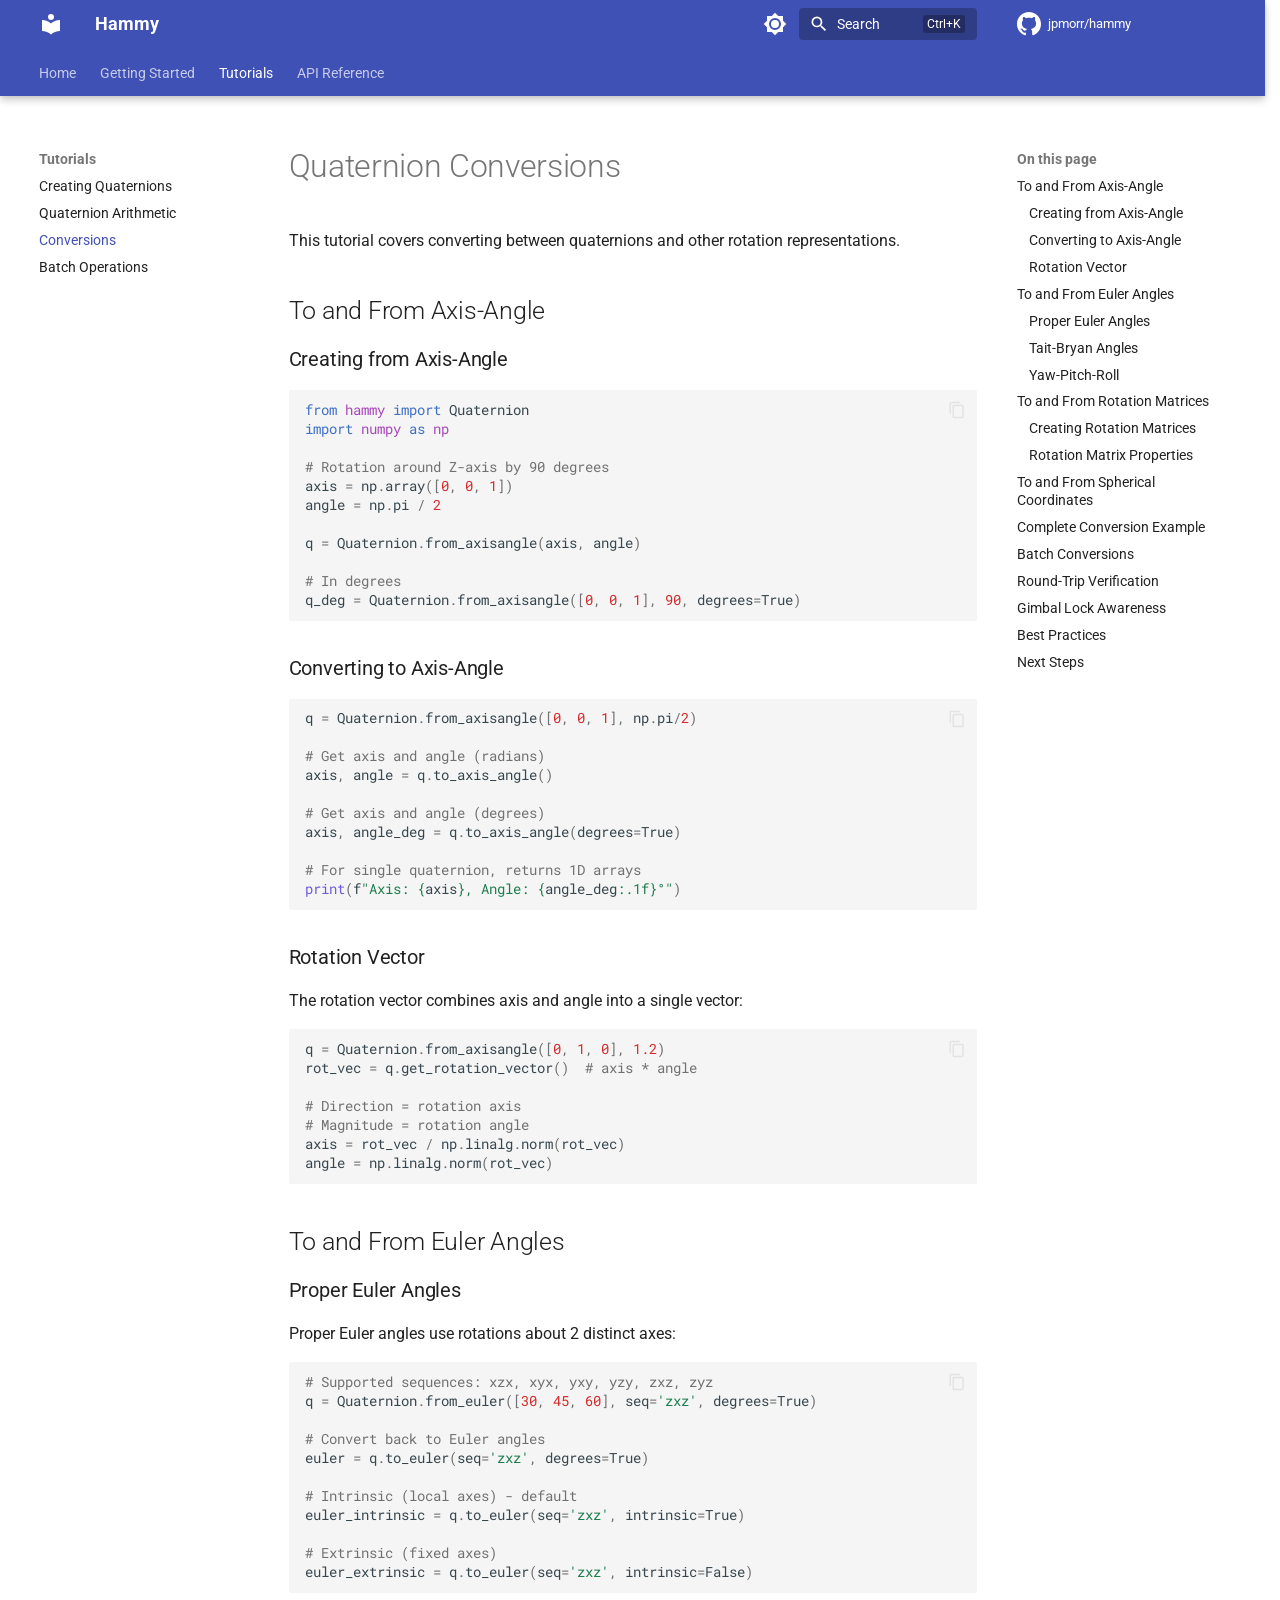
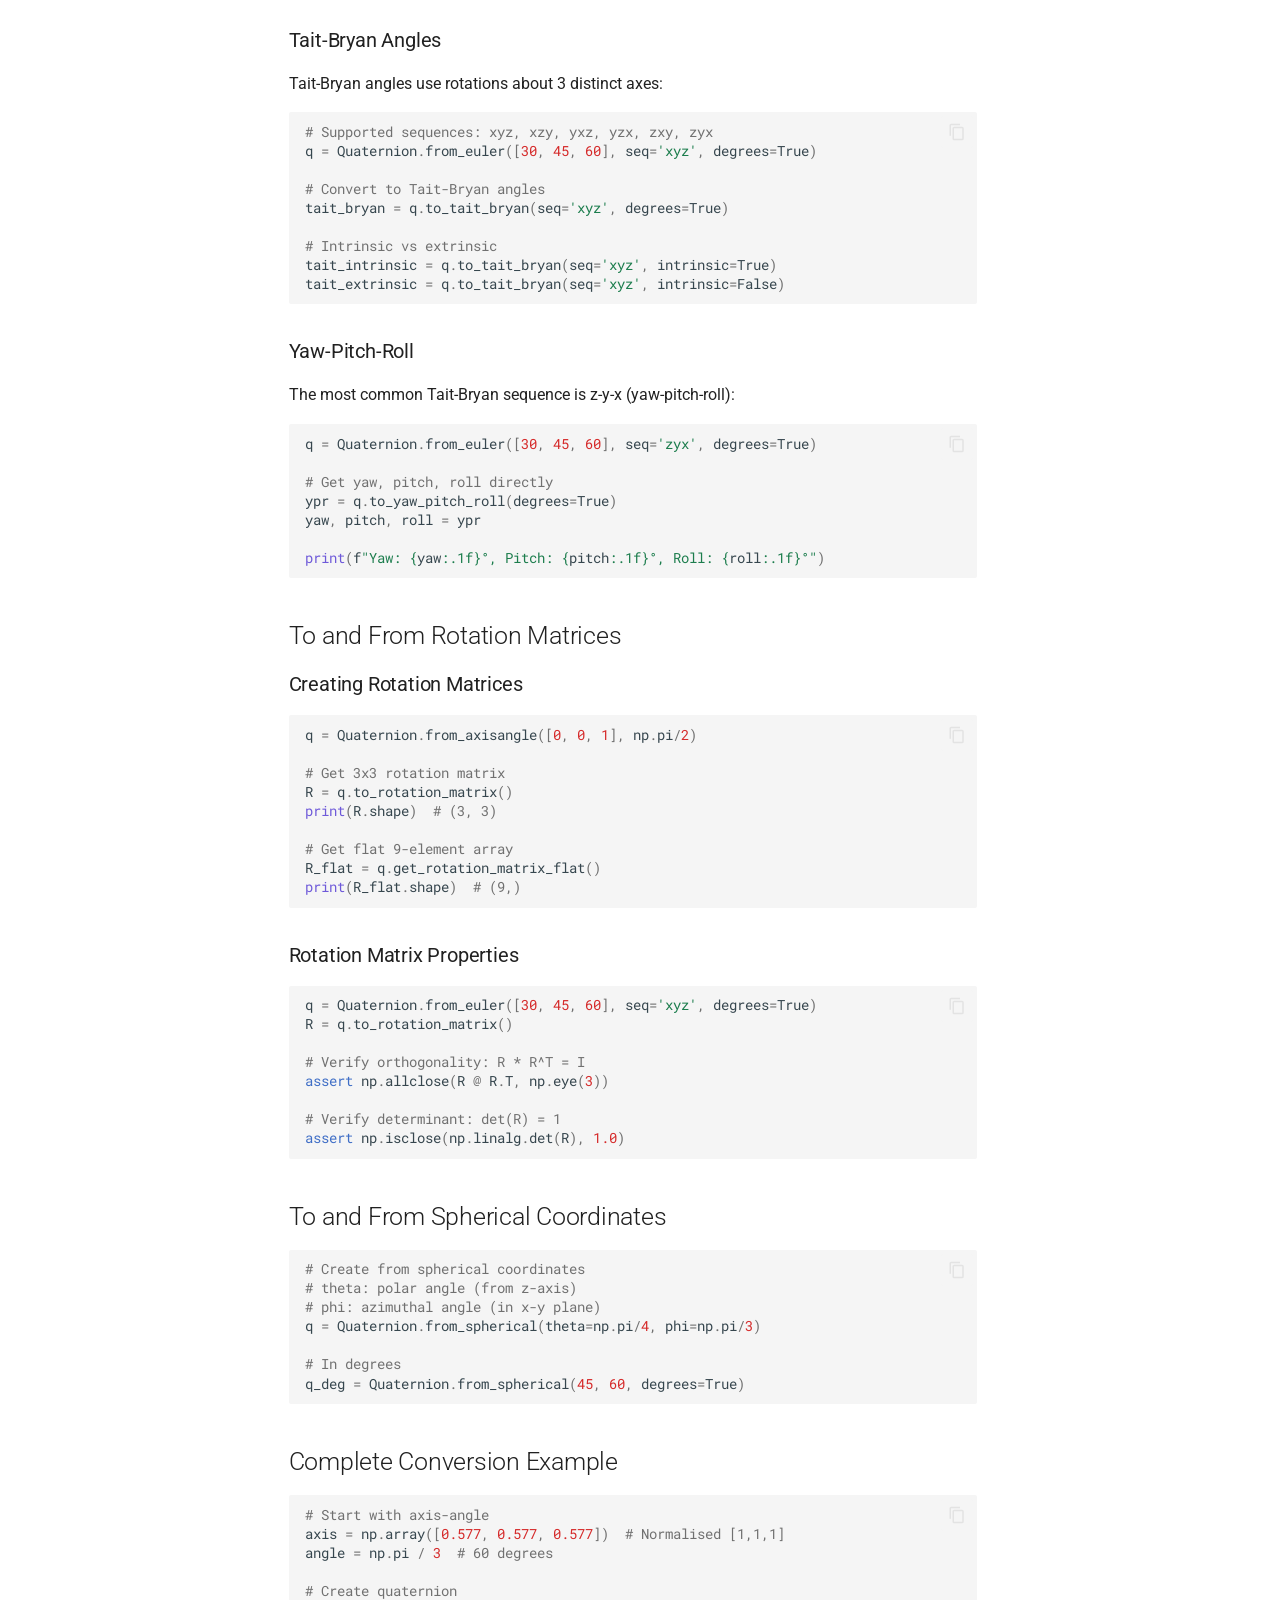
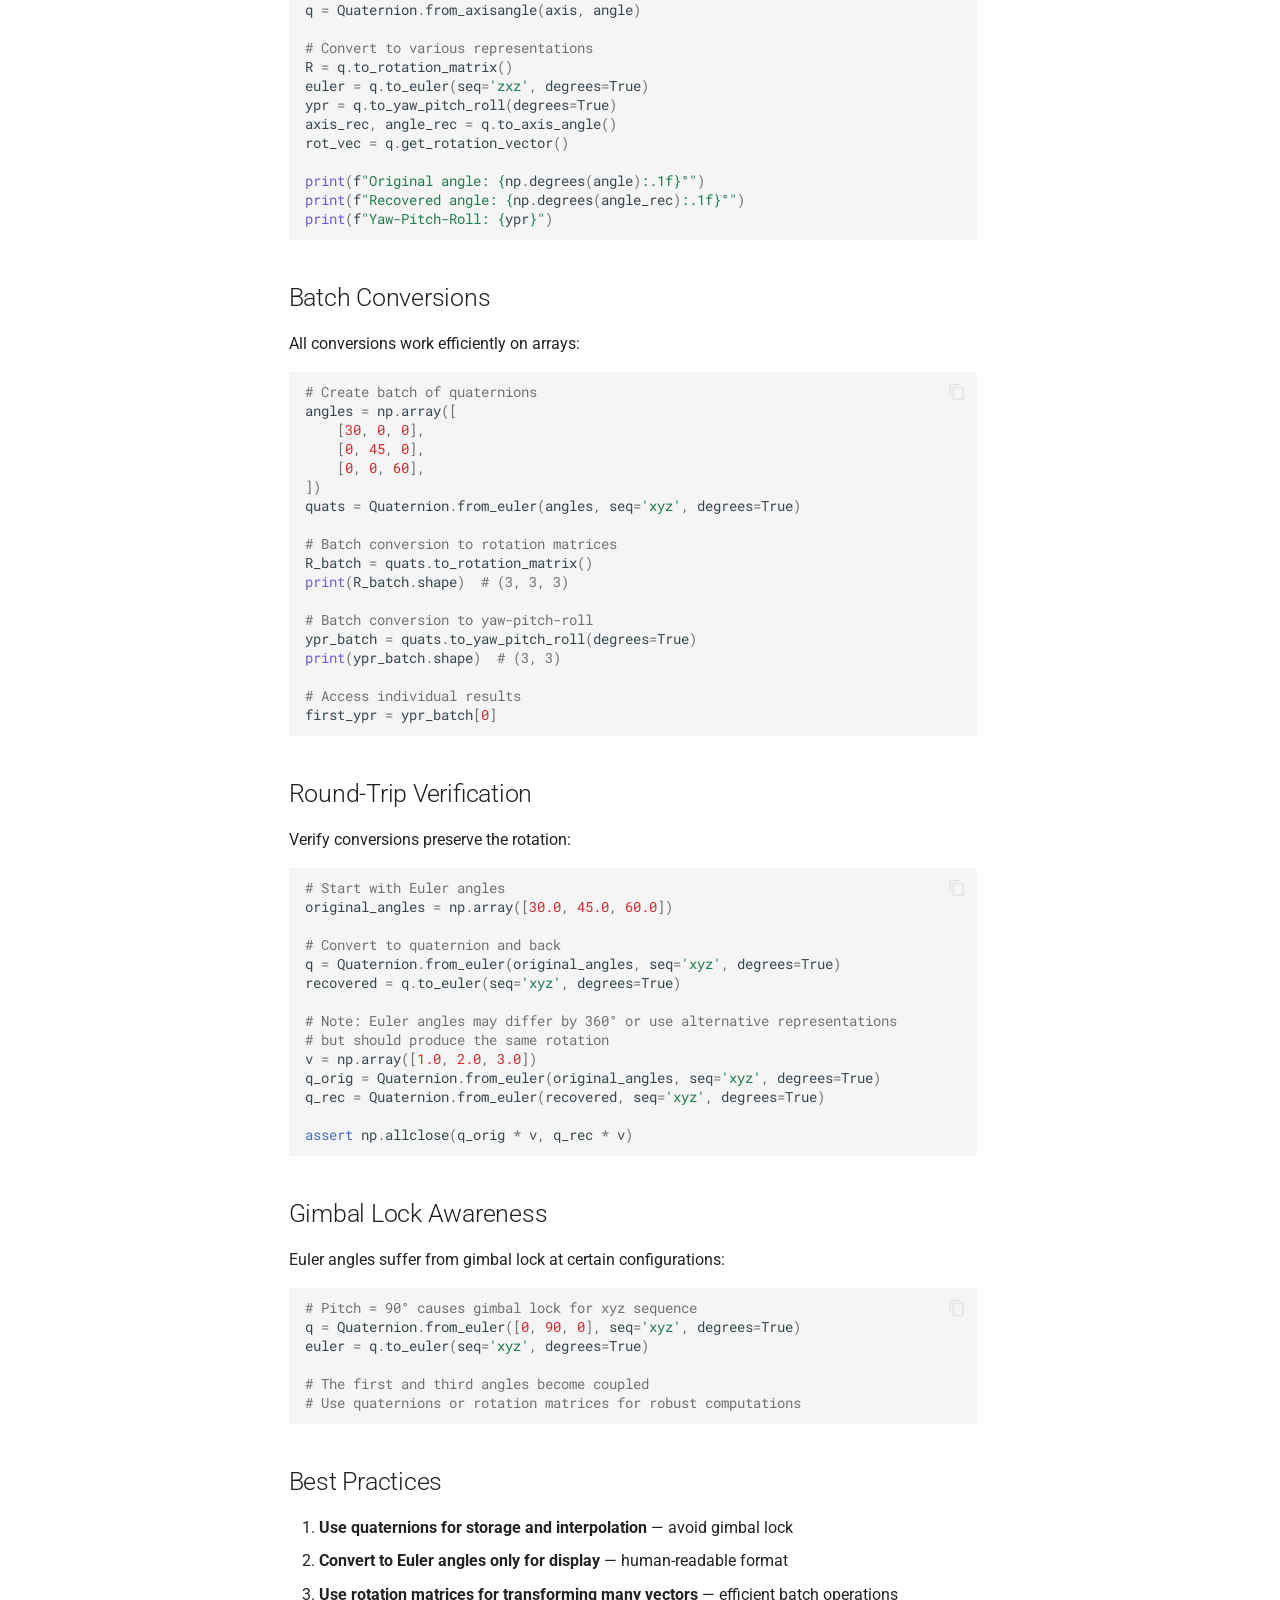
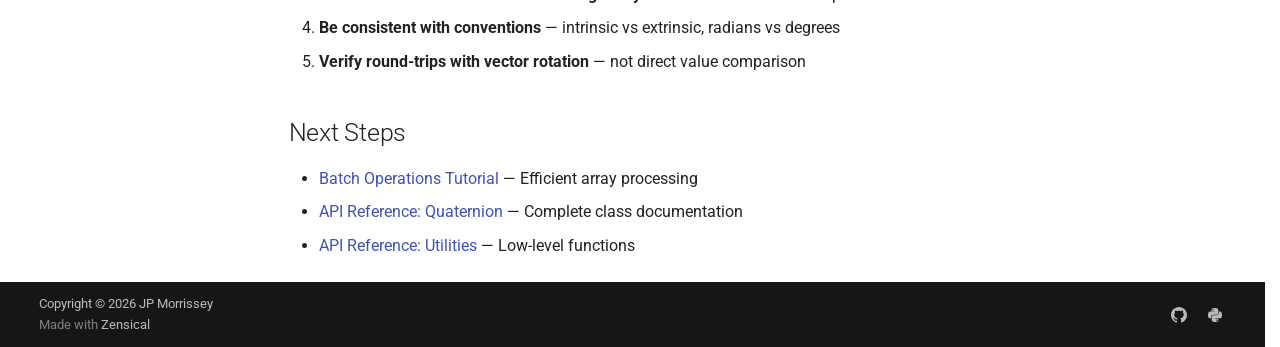
<file: tutorials/conversions/index.html>
<!doctype html>
<html lang="en" class="no-js">
  <head>
    
      <meta charset="utf-8">
      <meta name="viewport" content="width=device-width,initial-scale=1">
      
        <meta name="description" content="NumPy&#x2f;Numba-accelerated quaternion mathematics for 3D rotations">
      
      
      
        <link rel="canonical" href="https://jpmorr.github.io/hammy/tutorials/conversions/">
      
      
      
        <link rel="prev" href="../arithmetic/">
      
      
        <link rel="next" href="../batch-operations/">
      
      
        
      
      
      <link rel="icon" href="../../assets/images/favicon.png">
      <meta name="generator" content="zensical-0.0.74">
    
    
      
        <title>Conversions - Hammy</title>
      
    
    
      
        
      
      <link rel="stylesheet" href="../../assets/stylesheets/classic/main.94dd801d.min.css">
      
        
          
        
        <link rel="stylesheet" href="../../assets/stylesheets/classic/palette.813d4b3f.min.css">
      
      


    
    
      
    
    
      
        
        
        <link rel="preconnect" href="https://fonts.gstatic.com" crossorigin>
        <link rel="stylesheet" href="https://fonts.googleapis.com/css?family=Roboto:300,300i,400,400i,500,500i,700,700i%7CRoboto+Mono:400,400i,700,700i&amp;display=fallback">
        <style>:root{--md-text-font:"Roboto";--md-code-font:"Roboto Mono"}</style>
      
    
    
    <script>__md_scope=new URL("../..",location),__md_scope.pathname.endsWith("/")||(__md_scope=new URL(__md_scope.pathname+"/",location)),__md_hash=e=>[...e].reduce(((e,t)=>(e<<5)-e+t.charCodeAt(0)),0),__md_get=(e,t=localStorage,_=__md_scope)=>JSON.parse(t.getItem(_.pathname+"."+e)),__md_set=(e,t,_=localStorage,a=__md_scope)=>{try{_.setItem(a.pathname+"."+e,JSON.stringify(t))}catch(e){}},document.documentElement.setAttribute("data-platform",navigator.platform)</script>
    
      

    
    
  </head>
  
  
    
    
      
    
    
    
    
    <body dir="ltr" data-md-color-scheme="default" data-md-color-primary="indigo" data-md-color-accent="indigo">
  
    
    <input class="md-toggle" data-md-toggle="drawer" type="checkbox" id="__drawer" autocomplete="off">
    <input class="md-toggle" data-md-toggle="search" type="checkbox" id="__search" autocomplete="off">
    <label class="md-overlay" for="__drawer" aria-hidden="true"></label>
    <div data-md-component="skip">
      <a href="#__skip" class="md-skip">
        Skip to content
      </a>
    </div>
    <div data-md-component="announce">
      
    </div>
    
    
      

  

<header class="md-header md-header--shadow md-header--lifted" data-md-component="header">
  <nav class="md-header__inner md-grid" aria-label="Header">
    <a href="../.." title="Hammy" class="md-header__button md-logo" aria-label="Hammy" data-md-component="logo">
      
  
  <svg xmlns="http://www.w3.org/2000/svg" viewBox="0 0 24 24"><path d="M12 8a3 3 0 0 0 3-3 3 3 0 0 0-3-3 3 3 0 0 0-3 3 3 3 0 0 0 3 3m0 3.54C9.64 9.35 6.5 8 3 8v11c3.5 0 6.64 1.35 9 3.54 2.36-2.19 5.5-3.54 9-3.54V8c-3.5 0-6.64 1.35-9 3.54"/></svg>

    </a>
    <label class="md-header__button md-icon" for="__drawer">
      
      <svg xmlns="http://www.w3.org/2000/svg" viewBox="0 0 24 24"><path d="M3 6h18v2H3zm0 5h18v2H3zm0 5h18v2H3z"/></svg>
      <span class="md-visually-hidden">Navigation</span>
    </label>
    <div class="md-header__title" data-md-component="header-title">
      <div class="md-header__ellipsis">
        <div class="md-header__topic">
          <span class="md-ellipsis">
            Hammy
          </span>
        </div>
        <div class="md-header__topic" data-md-component="header-topic">
          <span class="md-ellipsis">
            
              Conversions
            
          </span>
        </div>
      </div>
    </div>
    
      
        <form class="md-header__option" data-md-component="palette">
  
    
    
    
    <input class="md-option" data-md-color-media="none" data-md-color-scheme="default" data-md-color-primary="indigo" data-md-color-accent="indigo"  aria-label="Switch to dark mode"  type="radio" name="__palette" id="__palette_0">
    
      <label class="md-header__button md-icon" title="Switch to dark mode" for="__palette_1" hidden>
        <svg xmlns="http://www.w3.org/2000/svg" viewBox="0 0 24 24"><path d="M12 8a4 4 0 0 0-4 4 4 4 0 0 0 4 4 4 4 0 0 0 4-4 4 4 0 0 0-4-4m0 10a6 6 0 0 1-6-6 6 6 0 0 1 6-6 6 6 0 0 1 6 6 6 6 0 0 1-6 6m8-9.31V4h-4.69L12 .69 8.69 4H4v4.69L.69 12 4 15.31V20h4.69L12 23.31 15.31 20H20v-4.69L23.31 12z"/></svg>
      </label>
    
  
    
    
    
    <input class="md-option" data-md-color-media="none" data-md-color-scheme="slate" data-md-color-primary="indigo" data-md-color-accent="indigo"  aria-label="Switch to light mode"  type="radio" name="__palette" id="__palette_1">
    
      <label class="md-header__button md-icon" title="Switch to light mode" for="__palette_0" hidden>
        <svg xmlns="http://www.w3.org/2000/svg" viewBox="0 0 24 24"><path d="M12 18c-.89 0-1.74-.2-2.5-.55C11.56 16.5 13 14.42 13 12s-1.44-4.5-3.5-5.45C10.26 6.2 11.11 6 12 6a6 6 0 0 1 6 6 6 6 0 0 1-6 6m8-9.31V4h-4.69L12 .69 8.69 4H4v4.69L.69 12 4 15.31V20h4.69L12 23.31 15.31 20H20v-4.69L23.31 12z"/></svg>
      </label>
    
  
</form>
      
    
    
      <script>var palette=__md_get("__palette");if(palette&&palette.color){if("(prefers-color-scheme)"===palette.color.media){var media=matchMedia("(prefers-color-scheme: light)"),input=document.querySelector(media.matches?"[data-md-color-media='(prefers-color-scheme: light)']":"[data-md-color-media='(prefers-color-scheme: dark)']");palette.color.media=input.getAttribute("data-md-color-media"),palette.color.scheme=input.getAttribute("data-md-color-scheme"),palette.color.primary=input.getAttribute("data-md-color-primary"),palette.color.accent=input.getAttribute("data-md-color-accent")}for(var[key,value]of Object.entries(palette.color))document.body.setAttribute("data-md-color-"+key,value)}</script>
    
    
    
      
      
        <label class="md-header__button md-icon" for="__search">
          
          <svg xmlns="http://www.w3.org/2000/svg" viewBox="0 0 24 24"><path d="M9.5 3A6.5 6.5 0 0 1 16 9.5c0 1.61-.59 3.09-1.56 4.23l.27.27h.79l5 5-1.5 1.5-5-5v-.79l-.27-.27A6.52 6.52 0 0 1 9.5 16 6.5 6.5 0 0 1 3 9.5 6.5 6.5 0 0 1 9.5 3m0 2C7 5 5 7 5 9.5S7 14 9.5 14 14 12 14 9.5 12 5 9.5 5"/></svg>
          <span class="md-visually-hidden">Search</span>
        </label>
        <div class="md-search" data-md-component="search" role="dialog" aria-label="Search">
  <button type="button" class="md-search__button">
    Search
  </button>
</div>
      
    
    <div class="md-header__source">
      
        <a href="https://github.com/jpmorr/hammy" title="Go to repository" class="md-source" data-md-component="source">
  <div class="md-source__icon md-icon">
    
    <svg xmlns="http://www.w3.org/2000/svg" viewBox="0 0 512 512"><!--! Font Awesome Free 7.3.1 by @fontawesome - https://fontawesome.com License - https://fontawesome.com/license/free (Icons: CC BY 4.0, Fonts: SIL OFL 1.1, Code: MIT License) Copyright 2026 Fonticons, Inc.--><path fill="currentColor" d="M216.5 362.5c-66-8-112.5-55.5-112.5-117 0-25 9-52 24-70-6.5-16.5-5.5-51.5 2-66 20-2.5 47 8 63 22.5 19-6 39-9 63.5-9s44.5 3 62.5 8.5c15.5-14 43-24.5 63-22 7 13.5 8 48.5 1.5 65.5 16 19 24.5 44.5 24.5 70.5 0 61.5-46.5 108-113.5 116.5 17 11 28.5 35 28.5 62.5v52c0 15 12.5 23.5 27.5 17.5C441 459.5 512 369 512 257 512 115.5 397 0 255.5 0S0 115.5 0 257c0 111 70.5 203 165.5 237.5 13.5 5 26.5-4 26.5-17.5v-40c-7 3-16 5-24 5-33 0-52.5-18-66.5-51.5-5.5-13.5-11.5-21.5-23-23-6-.5-8-3-8-6 0-6 10-10.5 20-10.5 14.5 0 27 9 40 27.5 10 14.5 20.5 21 33 21s20.5-4.5 32-16c8.5-8.5 15-16 21-21"/></svg>
  </div>
  <div class="md-source__repository">
    jpmorr/hammy
  </div>
</a>
      
    </div>
  </nav>
  
    
      
<nav class="md-tabs" aria-label="Tabs" data-md-component="tabs">
  <div class="md-grid">
    <ul class="md-tabs__list">
      
        
  
  
  
  
    <li class="md-tabs__item">
      <a href="../.." class="md-tabs__link">
        
  
  Home

      </a>
    </li>
  

      
        
  
  
  
  
    
      
      
        
      
        
      
        
      
    
    
    
    
      <li class="md-tabs__item">
        <a href="../../getting-started/installation/" class="md-tabs__link">
          
  
  Getting Started

        </a>
      </li>
    
  

      
        
  
  
  
    
  
  
    
      
      
        
      
        
      
        
      
        
      
    
    
    
    
      <li class="md-tabs__item md-tabs__item--active">
        <a href="../creating-quaternions/" class="md-tabs__link">
          
  
  Tutorials

        </a>
      </li>
    
  

      
        
  
  
  
  
    
      
      
        
      
        
      
        
      
    
    
    
    
      <li class="md-tabs__item">
        <a href="../../reference/quaternion/" class="md-tabs__link">
          
  
  API Reference

        </a>
      </li>
    
  

      
    </ul>
  </div>
</nav>
    
  
</header>
    
    <div class="md-container" data-md-component="container">
      
      
        
      
      <main class="md-main" data-md-component="main">
        <div class="md-main__inner md-grid">
          
            
              
              <div class="md-sidebar md-sidebar--primary" data-md-component="sidebar" data-md-type="navigation" >
                <div class="md-sidebar__scrollwrap">
                  <div class="md-sidebar__inner">
                    


  


<nav class="md-nav md-nav--primary md-nav--lifted" aria-label="Navigation" data-md-level="0">
  <label class="md-nav__title" for="__drawer">
    <a href="../.." title="Hammy" class="md-nav__button md-logo" aria-label="Hammy" data-md-component="logo">
      
  
  <svg xmlns="http://www.w3.org/2000/svg" viewBox="0 0 24 24"><path d="M12 8a3 3 0 0 0 3-3 3 3 0 0 0-3-3 3 3 0 0 0-3 3 3 3 0 0 0 3 3m0 3.54C9.64 9.35 6.5 8 3 8v11c3.5 0 6.64 1.35 9 3.54 2.36-2.19 5.5-3.54 9-3.54V8c-3.5 0-6.64 1.35-9 3.54"/></svg>

    </a>
    Hammy
  </label>
  
    <div class="md-nav__source">
      <a href="https://github.com/jpmorr/hammy" title="Go to repository" class="md-source" data-md-component="source">
  <div class="md-source__icon md-icon">
    
    <svg xmlns="http://www.w3.org/2000/svg" viewBox="0 0 512 512"><!--! Font Awesome Free 7.3.1 by @fontawesome - https://fontawesome.com License - https://fontawesome.com/license/free (Icons: CC BY 4.0, Fonts: SIL OFL 1.1, Code: MIT License) Copyright 2026 Fonticons, Inc.--><path fill="currentColor" d="M216.5 362.5c-66-8-112.5-55.5-112.5-117 0-25 9-52 24-70-6.5-16.5-5.5-51.5 2-66 20-2.5 47 8 63 22.5 19-6 39-9 63.5-9s44.5 3 62.5 8.5c15.5-14 43-24.5 63-22 7 13.5 8 48.5 1.5 65.5 16 19 24.5 44.5 24.5 70.5 0 61.5-46.5 108-113.5 116.5 17 11 28.5 35 28.5 62.5v52c0 15 12.5 23.5 27.5 17.5C441 459.5 512 369 512 257 512 115.5 397 0 255.5 0S0 115.5 0 257c0 111 70.5 203 165.5 237.5 13.5 5 26.5-4 26.5-17.5v-40c-7 3-16 5-24 5-33 0-52.5-18-66.5-51.5-5.5-13.5-11.5-21.5-23-23-6-.5-8-3-8-6 0-6 10-10.5 20-10.5 14.5 0 27 9 40 27.5 10 14.5 20.5 21 33 21s20.5-4.5 32-16c8.5-8.5 15-16 21-21"/></svg>
  </div>
  <div class="md-source__repository">
    jpmorr/hammy
  </div>
</a>
    </div>
  
  <ul class="md-nav__list" data-md-scrollfix>
    
      
      
  
  
  
  
    <li class="md-nav__item">
      <a href="../.." class="md-nav__link">
        
  
  
  <span class="md-ellipsis">
    
  
  Home

    
  </span>
  
  

      </a>
    </li>
  

    
      
      
  
  
  
  
    
    
      
        
      
        
      
        
      
    
    
    
      
      
        
      
    
    
    <li class="md-nav__item md-nav__item--nested">
      
        
        
          
        
        <input class="md-nav__toggle md-toggle md-toggle--indeterminate" type="checkbox" id="__nav_2" >
        
          
          <label class="md-nav__link" for="__nav_2" id="__nav_2_label" tabindex="0">
            
  
  
  <span class="md-ellipsis">
    
  
  Getting Started

    
  </span>
  
  

            <span class="md-nav__icon md-icon"></span>
          </label>
        
        
          <nav class="md-nav" data-md-level="1" aria-labelledby="__nav_2_label" aria-expanded="false">
            <label class="md-nav__title" for="__nav_2">
              <span class="md-nav__icon md-icon"></span>
              
  
  Getting Started

            </label>
            <ul class="md-nav__list" data-md-scrollfix>
              
                
                  
  
  
  
  
    <li class="md-nav__item">
      <a href="../../getting-started/installation/" class="md-nav__link">
        
  
  
  <span class="md-ellipsis">
    
  
  Installation

    
  </span>
  
  

      </a>
    </li>
  

                
              
                
                  
  
  
  
  
    <li class="md-nav__item">
      <a href="../../getting-started/quick-start/" class="md-nav__link">
        
  
  
  <span class="md-ellipsis">
    
  
  Quick Start

    
  </span>
  
  

      </a>
    </li>
  

                
              
                
                  
  
  
  
  
    <li class="md-nav__item">
      <a href="../../getting-started/concepts/" class="md-nav__link">
        
  
  
  <span class="md-ellipsis">
    
  
  Basic Concepts

    
  </span>
  
  

      </a>
    </li>
  

                
              
            </ul>
          </nav>
        
      
    </li>
  

    
      
      
  
  
    
  
  
  
    
    
      
        
      
        
      
        
      
        
      
    
    
    
      
        
        
      
      
        
      
    
    
    <li class="md-nav__item md-nav__item--active md-nav__item--section md-nav__item--nested">
      
        
        
        <input class="md-nav__toggle md-toggle " type="checkbox" id="__nav_3" checked>
        
          
          <label class="md-nav__link" for="__nav_3" id="__nav_3_label" tabindex="">
            
  
  
  <span class="md-ellipsis">
    
  
  Tutorials

    
  </span>
  
  

            <span class="md-nav__icon md-icon"></span>
          </label>
        
        
          <nav class="md-nav" data-md-level="1" aria-labelledby="__nav_3_label" aria-expanded="true">
            <label class="md-nav__title" for="__nav_3">
              <span class="md-nav__icon md-icon"></span>
              
  
  Tutorials

            </label>
            <ul class="md-nav__list" data-md-scrollfix>
              
                
                  
  
  
  
  
    <li class="md-nav__item">
      <a href="../creating-quaternions/" class="md-nav__link">
        
  
  
  <span class="md-ellipsis">
    
  
  Creating Quaternions

    
  </span>
  
  

      </a>
    </li>
  

                
              
                
                  
  
  
  
  
    <li class="md-nav__item">
      <a href="../arithmetic/" class="md-nav__link">
        
  
  
  <span class="md-ellipsis">
    
  
  Quaternion Arithmetic

    
  </span>
  
  

      </a>
    </li>
  

                
              
                
                  
  
  
    
  
  
  
    <li class="md-nav__item md-nav__item--active">
      
      
        <input class="md-nav__toggle md-toggle" type="checkbox" id="__toc">
      
      
      
        
      
      
        <label class="md-nav__link md-nav__link--active" for="__toc">
          
  
  
  <span class="md-ellipsis">
    
  
  Conversions

    
  </span>
  
  

          <span class="md-nav__icon md-icon"></span>
        </label>
      
      <a href="././" class="md-nav__link md-nav__link--active">
        
  
  
  <span class="md-ellipsis">
    
  
  Conversions

    
  </span>
  
  

      </a>
      
        


<nav class="md-nav md-nav--secondary" aria-label="On this page">
  
  
  
    
  
  
    <label class="md-nav__title" for="__toc">
      <span class="md-nav__icon md-icon"></span>
      On this page
    </label>
    <ul class="md-nav__list" data-md-component="toc" data-md-scrollfix>
      
        <li class="md-nav__item">
  <a href="#to-and-from-axis-angle" class="md-nav__link">
    <span class="md-ellipsis">
      <span class="md-typeset">
        To and From Axis-Angle
      </span>
    </span>
  </a>
  
    <nav class="md-nav" aria-label="To and From Axis-Angle">
      <ul class="md-nav__list">
        
          <li class="md-nav__item">
  <a href="#creating-from-axis-angle" class="md-nav__link">
    <span class="md-ellipsis">
      <span class="md-typeset">
        Creating from Axis-Angle
      </span>
    </span>
  </a>
  
</li>
        
          <li class="md-nav__item">
  <a href="#converting-to-axis-angle" class="md-nav__link">
    <span class="md-ellipsis">
      <span class="md-typeset">
        Converting to Axis-Angle
      </span>
    </span>
  </a>
  
</li>
        
          <li class="md-nav__item">
  <a href="#rotation-vector" class="md-nav__link">
    <span class="md-ellipsis">
      <span class="md-typeset">
        Rotation Vector
      </span>
    </span>
  </a>
  
</li>
        
      </ul>
    </nav>
  
</li>
      
        <li class="md-nav__item">
  <a href="#to-and-from-euler-angles" class="md-nav__link">
    <span class="md-ellipsis">
      <span class="md-typeset">
        To and From Euler Angles
      </span>
    </span>
  </a>
  
    <nav class="md-nav" aria-label="To and From Euler Angles">
      <ul class="md-nav__list">
        
          <li class="md-nav__item">
  <a href="#proper-euler-angles" class="md-nav__link">
    <span class="md-ellipsis">
      <span class="md-typeset">
        Proper Euler Angles
      </span>
    </span>
  </a>
  
</li>
        
          <li class="md-nav__item">
  <a href="#tait-bryan-angles" class="md-nav__link">
    <span class="md-ellipsis">
      <span class="md-typeset">
        Tait-Bryan Angles
      </span>
    </span>
  </a>
  
</li>
        
          <li class="md-nav__item">
  <a href="#yaw-pitch-roll" class="md-nav__link">
    <span class="md-ellipsis">
      <span class="md-typeset">
        Yaw-Pitch-Roll
      </span>
    </span>
  </a>
  
</li>
        
      </ul>
    </nav>
  
</li>
      
        <li class="md-nav__item">
  <a href="#to-and-from-rotation-matrices" class="md-nav__link">
    <span class="md-ellipsis">
      <span class="md-typeset">
        To and From Rotation Matrices
      </span>
    </span>
  </a>
  
    <nav class="md-nav" aria-label="To and From Rotation Matrices">
      <ul class="md-nav__list">
        
          <li class="md-nav__item">
  <a href="#creating-rotation-matrices" class="md-nav__link">
    <span class="md-ellipsis">
      <span class="md-typeset">
        Creating Rotation Matrices
      </span>
    </span>
  </a>
  
</li>
        
          <li class="md-nav__item">
  <a href="#rotation-matrix-properties" class="md-nav__link">
    <span class="md-ellipsis">
      <span class="md-typeset">
        Rotation Matrix Properties
      </span>
    </span>
  </a>
  
</li>
        
      </ul>
    </nav>
  
</li>
      
        <li class="md-nav__item">
  <a href="#to-and-from-spherical-coordinates" class="md-nav__link">
    <span class="md-ellipsis">
      <span class="md-typeset">
        To and From Spherical Coordinates
      </span>
    </span>
  </a>
  
</li>
      
        <li class="md-nav__item">
  <a href="#complete-conversion-example" class="md-nav__link">
    <span class="md-ellipsis">
      <span class="md-typeset">
        Complete Conversion Example
      </span>
    </span>
  </a>
  
</li>
      
        <li class="md-nav__item">
  <a href="#batch-conversions" class="md-nav__link">
    <span class="md-ellipsis">
      <span class="md-typeset">
        Batch Conversions
      </span>
    </span>
  </a>
  
</li>
      
        <li class="md-nav__item">
  <a href="#round-trip-verification" class="md-nav__link">
    <span class="md-ellipsis">
      <span class="md-typeset">
        Round-Trip Verification
      </span>
    </span>
  </a>
  
</li>
      
        <li class="md-nav__item">
  <a href="#gimbal-lock-awareness" class="md-nav__link">
    <span class="md-ellipsis">
      <span class="md-typeset">
        Gimbal Lock Awareness
      </span>
    </span>
  </a>
  
</li>
      
        <li class="md-nav__item">
  <a href="#best-practices" class="md-nav__link">
    <span class="md-ellipsis">
      <span class="md-typeset">
        Best Practices
      </span>
    </span>
  </a>
  
</li>
      
        <li class="md-nav__item">
  <a href="#next-steps" class="md-nav__link">
    <span class="md-ellipsis">
      <span class="md-typeset">
        Next Steps
      </span>
    </span>
  </a>
  
</li>
      
    </ul>
  
</nav>
      
    </li>
  

                
              
                
                  
  
  
  
  
    <li class="md-nav__item">
      <a href="../batch-operations/" class="md-nav__link">
        
  
  
  <span class="md-ellipsis">
    
  
  Batch Operations

    
  </span>
  
  

      </a>
    </li>
  

                
              
            </ul>
          </nav>
        
      
    </li>
  

    
      
      
  
  
  
  
    
    
      
        
      
        
      
        
      
    
    
    
      
      
        
      
    
    
    <li class="md-nav__item md-nav__item--nested">
      
        
        
          
        
        <input class="md-nav__toggle md-toggle md-toggle--indeterminate" type="checkbox" id="__nav_4" >
        
          
          <label class="md-nav__link" for="__nav_4" id="__nav_4_label" tabindex="0">
            
  
  
  <span class="md-ellipsis">
    
  
  API Reference

    
  </span>
  
  

            <span class="md-nav__icon md-icon"></span>
          </label>
        
        
          <nav class="md-nav" data-md-level="1" aria-labelledby="__nav_4_label" aria-expanded="false">
            <label class="md-nav__title" for="__nav_4">
              <span class="md-nav__icon md-icon"></span>
              
  
  API Reference

            </label>
            <ul class="md-nav__list" data-md-scrollfix>
              
                
                  
  
  
  
  
    <li class="md-nav__item">
      <a href="../../reference/quaternion/" class="md-nav__link">
        
  
  
  <span class="md-ellipsis">
    
  
  Quaternion Class

    
  </span>
  
  

      </a>
    </li>
  

                
              
                
                  
  
  
  
  
    <li class="md-nav__item">
      <a href="../../reference/utilities/" class="md-nav__link">
        
  
  
  <span class="md-ellipsis">
    
  
  Utilities

    
  </span>
  
  

      </a>
    </li>
  

                
              
                
                  
  
  
  
  
    <li class="md-nav__item">
      <a href="../../reference/version/" class="md-nav__link">
        
  
  
  <span class="md-ellipsis">
    
  
  Version

    
  </span>
  
  

      </a>
    </li>
  

                
              
            </ul>
          </nav>
        
      
    </li>
  

    
  </ul>
</nav>
                  </div>
                </div>
              </div>
            
            
              
              <div class="md-sidebar md-sidebar--secondary" data-md-component="sidebar" data-md-type="toc" >
                <div class="md-sidebar__scrollwrap">
                  
                  <div class="md-sidebar__inner">
                    


<nav class="md-nav md-nav--secondary" aria-label="On this page">
  
  
  
    
  
  
    <label class="md-nav__title" for="__toc">
      <span class="md-nav__icon md-icon"></span>
      On this page
    </label>
    <ul class="md-nav__list" data-md-component="toc" data-md-scrollfix>
      
        <li class="md-nav__item">
  <a href="#to-and-from-axis-angle" class="md-nav__link">
    <span class="md-ellipsis">
      <span class="md-typeset">
        To and From Axis-Angle
      </span>
    </span>
  </a>
  
    <nav class="md-nav" aria-label="To and From Axis-Angle">
      <ul class="md-nav__list">
        
          <li class="md-nav__item">
  <a href="#creating-from-axis-angle" class="md-nav__link">
    <span class="md-ellipsis">
      <span class="md-typeset">
        Creating from Axis-Angle
      </span>
    </span>
  </a>
  
</li>
        
          <li class="md-nav__item">
  <a href="#converting-to-axis-angle" class="md-nav__link">
    <span class="md-ellipsis">
      <span class="md-typeset">
        Converting to Axis-Angle
      </span>
    </span>
  </a>
  
</li>
        
          <li class="md-nav__item">
  <a href="#rotation-vector" class="md-nav__link">
    <span class="md-ellipsis">
      <span class="md-typeset">
        Rotation Vector
      </span>
    </span>
  </a>
  
</li>
        
      </ul>
    </nav>
  
</li>
      
        <li class="md-nav__item">
  <a href="#to-and-from-euler-angles" class="md-nav__link">
    <span class="md-ellipsis">
      <span class="md-typeset">
        To and From Euler Angles
      </span>
    </span>
  </a>
  
    <nav class="md-nav" aria-label="To and From Euler Angles">
      <ul class="md-nav__list">
        
          <li class="md-nav__item">
  <a href="#proper-euler-angles" class="md-nav__link">
    <span class="md-ellipsis">
      <span class="md-typeset">
        Proper Euler Angles
      </span>
    </span>
  </a>
  
</li>
        
          <li class="md-nav__item">
  <a href="#tait-bryan-angles" class="md-nav__link">
    <span class="md-ellipsis">
      <span class="md-typeset">
        Tait-Bryan Angles
      </span>
    </span>
  </a>
  
</li>
        
          <li class="md-nav__item">
  <a href="#yaw-pitch-roll" class="md-nav__link">
    <span class="md-ellipsis">
      <span class="md-typeset">
        Yaw-Pitch-Roll
      </span>
    </span>
  </a>
  
</li>
        
      </ul>
    </nav>
  
</li>
      
        <li class="md-nav__item">
  <a href="#to-and-from-rotation-matrices" class="md-nav__link">
    <span class="md-ellipsis">
      <span class="md-typeset">
        To and From Rotation Matrices
      </span>
    </span>
  </a>
  
    <nav class="md-nav" aria-label="To and From Rotation Matrices">
      <ul class="md-nav__list">
        
          <li class="md-nav__item">
  <a href="#creating-rotation-matrices" class="md-nav__link">
    <span class="md-ellipsis">
      <span class="md-typeset">
        Creating Rotation Matrices
      </span>
    </span>
  </a>
  
</li>
        
          <li class="md-nav__item">
  <a href="#rotation-matrix-properties" class="md-nav__link">
    <span class="md-ellipsis">
      <span class="md-typeset">
        Rotation Matrix Properties
      </span>
    </span>
  </a>
  
</li>
        
      </ul>
    </nav>
  
</li>
      
        <li class="md-nav__item">
  <a href="#to-and-from-spherical-coordinates" class="md-nav__link">
    <span class="md-ellipsis">
      <span class="md-typeset">
        To and From Spherical Coordinates
      </span>
    </span>
  </a>
  
</li>
      
        <li class="md-nav__item">
  <a href="#complete-conversion-example" class="md-nav__link">
    <span class="md-ellipsis">
      <span class="md-typeset">
        Complete Conversion Example
      </span>
    </span>
  </a>
  
</li>
      
        <li class="md-nav__item">
  <a href="#batch-conversions" class="md-nav__link">
    <span class="md-ellipsis">
      <span class="md-typeset">
        Batch Conversions
      </span>
    </span>
  </a>
  
</li>
      
        <li class="md-nav__item">
  <a href="#round-trip-verification" class="md-nav__link">
    <span class="md-ellipsis">
      <span class="md-typeset">
        Round-Trip Verification
      </span>
    </span>
  </a>
  
</li>
      
        <li class="md-nav__item">
  <a href="#gimbal-lock-awareness" class="md-nav__link">
    <span class="md-ellipsis">
      <span class="md-typeset">
        Gimbal Lock Awareness
      </span>
    </span>
  </a>
  
</li>
      
        <li class="md-nav__item">
  <a href="#best-practices" class="md-nav__link">
    <span class="md-ellipsis">
      <span class="md-typeset">
        Best Practices
      </span>
    </span>
  </a>
  
</li>
      
        <li class="md-nav__item">
  <a href="#next-steps" class="md-nav__link">
    <span class="md-ellipsis">
      <span class="md-typeset">
        Next Steps
      </span>
    </span>
  </a>
  
</li>
      
    </ul>
  
</nav>
                  </div>
                </div>
              </div>
            
          
          
            <div class="md-content" data-md-component="content">
              
              <article class="md-content__inner md-typeset">
                <a id="__skip" tabindex="-1"></a>
                
                  

  
  


<h1 id="quaternion-conversions">Quaternion Conversions<a class="headerlink" href="#quaternion-conversions" title="Permanent link">&para;</a></h1>
<p>This tutorial covers converting between quaternions and other rotation representations.</p>
<h2 id="to-and-from-axis-angle">To and From Axis-Angle<a class="headerlink" href="#to-and-from-axis-angle" title="Permanent link">&para;</a></h2>
<h3 id="creating-from-axis-angle">Creating from Axis-Angle<a class="headerlink" href="#creating-from-axis-angle" title="Permanent link">&para;</a></h3>
<div class="language-python highlight"><pre><span></span><code><span id="__span-0-1"><a id="__codelineno-0-1" name="__codelineno-0-1" href="#__codelineno-0-1"></a><span class="kn">from</span><span class="w"> </span><span class="nn">hammy</span><span class="w"> </span><span class="kn">import</span> <span class="n">Quaternion</span>
</span><span id="__span-0-2"><a id="__codelineno-0-2" name="__codelineno-0-2" href="#__codelineno-0-2"></a><span class="kn">import</span><span class="w"> </span><span class="nn">numpy</span><span class="w"> </span><span class="k">as</span><span class="w"> </span><span class="nn">np</span>
</span><span id="__span-0-3"><a id="__codelineno-0-3" name="__codelineno-0-3" href="#__codelineno-0-3"></a>
</span><span id="__span-0-4"><a id="__codelineno-0-4" name="__codelineno-0-4" href="#__codelineno-0-4"></a><span class="c1"># Rotation around Z-axis by 90 degrees</span>
</span><span id="__span-0-5"><a id="__codelineno-0-5" name="__codelineno-0-5" href="#__codelineno-0-5"></a><span class="n">axis</span> <span class="o">=</span> <span class="n">np</span><span class="o">.</span><span class="n">array</span><span class="p">([</span><span class="mi">0</span><span class="p">,</span> <span class="mi">0</span><span class="p">,</span> <span class="mi">1</span><span class="p">])</span>
</span><span id="__span-0-6"><a id="__codelineno-0-6" name="__codelineno-0-6" href="#__codelineno-0-6"></a><span class="n">angle</span> <span class="o">=</span> <span class="n">np</span><span class="o">.</span><span class="n">pi</span> <span class="o">/</span> <span class="mi">2</span>
</span><span id="__span-0-7"><a id="__codelineno-0-7" name="__codelineno-0-7" href="#__codelineno-0-7"></a>
</span><span id="__span-0-8"><a id="__codelineno-0-8" name="__codelineno-0-8" href="#__codelineno-0-8"></a><span class="n">q</span> <span class="o">=</span> <span class="n">Quaternion</span><span class="o">.</span><span class="n">from_axisangle</span><span class="p">(</span><span class="n">axis</span><span class="p">,</span> <span class="n">angle</span><span class="p">)</span>
</span><span id="__span-0-9"><a id="__codelineno-0-9" name="__codelineno-0-9" href="#__codelineno-0-9"></a>
</span><span id="__span-0-10"><a id="__codelineno-0-10" name="__codelineno-0-10" href="#__codelineno-0-10"></a><span class="c1"># In degrees</span>
</span><span id="__span-0-11"><a id="__codelineno-0-11" name="__codelineno-0-11" href="#__codelineno-0-11"></a><span class="n">q_deg</span> <span class="o">=</span> <span class="n">Quaternion</span><span class="o">.</span><span class="n">from_axisangle</span><span class="p">([</span><span class="mi">0</span><span class="p">,</span> <span class="mi">0</span><span class="p">,</span> <span class="mi">1</span><span class="p">],</span> <span class="mi">90</span><span class="p">,</span> <span class="n">degrees</span><span class="o">=</span><span class="kc">True</span><span class="p">)</span>
</span></code></pre></div>
<h3 id="converting-to-axis-angle">Converting to Axis-Angle<a class="headerlink" href="#converting-to-axis-angle" title="Permanent link">&para;</a></h3>
<div class="language-python highlight"><pre><span></span><code><span id="__span-1-1"><a id="__codelineno-1-1" name="__codelineno-1-1" href="#__codelineno-1-1"></a><span class="n">q</span> <span class="o">=</span> <span class="n">Quaternion</span><span class="o">.</span><span class="n">from_axisangle</span><span class="p">([</span><span class="mi">0</span><span class="p">,</span> <span class="mi">0</span><span class="p">,</span> <span class="mi">1</span><span class="p">],</span> <span class="n">np</span><span class="o">.</span><span class="n">pi</span><span class="o">/</span><span class="mi">2</span><span class="p">)</span>
</span><span id="__span-1-2"><a id="__codelineno-1-2" name="__codelineno-1-2" href="#__codelineno-1-2"></a>
</span><span id="__span-1-3"><a id="__codelineno-1-3" name="__codelineno-1-3" href="#__codelineno-1-3"></a><span class="c1"># Get axis and angle (radians)</span>
</span><span id="__span-1-4"><a id="__codelineno-1-4" name="__codelineno-1-4" href="#__codelineno-1-4"></a><span class="n">axis</span><span class="p">,</span> <span class="n">angle</span> <span class="o">=</span> <span class="n">q</span><span class="o">.</span><span class="n">to_axis_angle</span><span class="p">()</span>
</span><span id="__span-1-5"><a id="__codelineno-1-5" name="__codelineno-1-5" href="#__codelineno-1-5"></a>
</span><span id="__span-1-6"><a id="__codelineno-1-6" name="__codelineno-1-6" href="#__codelineno-1-6"></a><span class="c1"># Get axis and angle (degrees)</span>
</span><span id="__span-1-7"><a id="__codelineno-1-7" name="__codelineno-1-7" href="#__codelineno-1-7"></a><span class="n">axis</span><span class="p">,</span> <span class="n">angle_deg</span> <span class="o">=</span> <span class="n">q</span><span class="o">.</span><span class="n">to_axis_angle</span><span class="p">(</span><span class="n">degrees</span><span class="o">=</span><span class="kc">True</span><span class="p">)</span>
</span><span id="__span-1-8"><a id="__codelineno-1-8" name="__codelineno-1-8" href="#__codelineno-1-8"></a>
</span><span id="__span-1-9"><a id="__codelineno-1-9" name="__codelineno-1-9" href="#__codelineno-1-9"></a><span class="c1"># For single quaternion, returns 1D arrays</span>
</span><span id="__span-1-10"><a id="__codelineno-1-10" name="__codelineno-1-10" href="#__codelineno-1-10"></a><span class="nb">print</span><span class="p">(</span><span class="sa">f</span><span class="s2">"Axis: </span><span class="si">{</span><span class="n">axis</span><span class="si">}</span><span class="s2">, Angle: </span><span class="si">{</span><span class="n">angle_deg</span><span class="si">:</span><span class="s2">.1f</span><span class="si">}</span><span class="s2">°"</span><span class="p">)</span>
</span></code></pre></div>
<h3 id="rotation-vector">Rotation Vector<a class="headerlink" href="#rotation-vector" title="Permanent link">&para;</a></h3>
<p>The rotation vector combines axis and angle into a single vector:</p>
<div class="language-python highlight"><pre><span></span><code><span id="__span-2-1"><a id="__codelineno-2-1" name="__codelineno-2-1" href="#__codelineno-2-1"></a><span class="n">q</span> <span class="o">=</span> <span class="n">Quaternion</span><span class="o">.</span><span class="n">from_axisangle</span><span class="p">([</span><span class="mi">0</span><span class="p">,</span> <span class="mi">1</span><span class="p">,</span> <span class="mi">0</span><span class="p">],</span> <span class="mf">1.2</span><span class="p">)</span>
</span><span id="__span-2-2"><a id="__codelineno-2-2" name="__codelineno-2-2" href="#__codelineno-2-2"></a><span class="n">rot_vec</span> <span class="o">=</span> <span class="n">q</span><span class="o">.</span><span class="n">get_rotation_vector</span><span class="p">()</span>  <span class="c1"># axis * angle</span>
</span><span id="__span-2-3"><a id="__codelineno-2-3" name="__codelineno-2-3" href="#__codelineno-2-3"></a>
</span><span id="__span-2-4"><a id="__codelineno-2-4" name="__codelineno-2-4" href="#__codelineno-2-4"></a><span class="c1"># Direction = rotation axis</span>
</span><span id="__span-2-5"><a id="__codelineno-2-5" name="__codelineno-2-5" href="#__codelineno-2-5"></a><span class="c1"># Magnitude = rotation angle</span>
</span><span id="__span-2-6"><a id="__codelineno-2-6" name="__codelineno-2-6" href="#__codelineno-2-6"></a><span class="n">axis</span> <span class="o">=</span> <span class="n">rot_vec</span> <span class="o">/</span> <span class="n">np</span><span class="o">.</span><span class="n">linalg</span><span class="o">.</span><span class="n">norm</span><span class="p">(</span><span class="n">rot_vec</span><span class="p">)</span>
</span><span id="__span-2-7"><a id="__codelineno-2-7" name="__codelineno-2-7" href="#__codelineno-2-7"></a><span class="n">angle</span> <span class="o">=</span> <span class="n">np</span><span class="o">.</span><span class="n">linalg</span><span class="o">.</span><span class="n">norm</span><span class="p">(</span><span class="n">rot_vec</span><span class="p">)</span>
</span></code></pre></div>
<h2 id="to-and-from-euler-angles">To and From Euler Angles<a class="headerlink" href="#to-and-from-euler-angles" title="Permanent link">&para;</a></h2>
<h3 id="proper-euler-angles">Proper Euler Angles<a class="headerlink" href="#proper-euler-angles" title="Permanent link">&para;</a></h3>
<p>Proper Euler angles use rotations about 2 distinct axes:</p>
<div class="language-python highlight"><pre><span></span><code><span id="__span-3-1"><a id="__codelineno-3-1" name="__codelineno-3-1" href="#__codelineno-3-1"></a><span class="c1"># Supported sequences: xzx, xyx, yxy, yzy, zxz, zyz</span>
</span><span id="__span-3-2"><a id="__codelineno-3-2" name="__codelineno-3-2" href="#__codelineno-3-2"></a><span class="n">q</span> <span class="o">=</span> <span class="n">Quaternion</span><span class="o">.</span><span class="n">from_euler</span><span class="p">([</span><span class="mi">30</span><span class="p">,</span> <span class="mi">45</span><span class="p">,</span> <span class="mi">60</span><span class="p">],</span> <span class="n">seq</span><span class="o">=</span><span class="s1">'zxz'</span><span class="p">,</span> <span class="n">degrees</span><span class="o">=</span><span class="kc">True</span><span class="p">)</span>
</span><span id="__span-3-3"><a id="__codelineno-3-3" name="__codelineno-3-3" href="#__codelineno-3-3"></a>
</span><span id="__span-3-4"><a id="__codelineno-3-4" name="__codelineno-3-4" href="#__codelineno-3-4"></a><span class="c1"># Convert back to Euler angles</span>
</span><span id="__span-3-5"><a id="__codelineno-3-5" name="__codelineno-3-5" href="#__codelineno-3-5"></a><span class="n">euler</span> <span class="o">=</span> <span class="n">q</span><span class="o">.</span><span class="n">to_euler</span><span class="p">(</span><span class="n">seq</span><span class="o">=</span><span class="s1">'zxz'</span><span class="p">,</span> <span class="n">degrees</span><span class="o">=</span><span class="kc">True</span><span class="p">)</span>
</span><span id="__span-3-6"><a id="__codelineno-3-6" name="__codelineno-3-6" href="#__codelineno-3-6"></a>
</span><span id="__span-3-7"><a id="__codelineno-3-7" name="__codelineno-3-7" href="#__codelineno-3-7"></a><span class="c1"># Intrinsic (local axes) - default</span>
</span><span id="__span-3-8"><a id="__codelineno-3-8" name="__codelineno-3-8" href="#__codelineno-3-8"></a><span class="n">euler_intrinsic</span> <span class="o">=</span> <span class="n">q</span><span class="o">.</span><span class="n">to_euler</span><span class="p">(</span><span class="n">seq</span><span class="o">=</span><span class="s1">'zxz'</span><span class="p">,</span> <span class="n">intrinsic</span><span class="o">=</span><span class="kc">True</span><span class="p">)</span>
</span><span id="__span-3-9"><a id="__codelineno-3-9" name="__codelineno-3-9" href="#__codelineno-3-9"></a>
</span><span id="__span-3-10"><a id="__codelineno-3-10" name="__codelineno-3-10" href="#__codelineno-3-10"></a><span class="c1"># Extrinsic (fixed axes)</span>
</span><span id="__span-3-11"><a id="__codelineno-3-11" name="__codelineno-3-11" href="#__codelineno-3-11"></a><span class="n">euler_extrinsic</span> <span class="o">=</span> <span class="n">q</span><span class="o">.</span><span class="n">to_euler</span><span class="p">(</span><span class="n">seq</span><span class="o">=</span><span class="s1">'zxz'</span><span class="p">,</span> <span class="n">intrinsic</span><span class="o">=</span><span class="kc">False</span><span class="p">)</span>
</span></code></pre></div>
<h3 id="tait-bryan-angles">Tait-Bryan Angles<a class="headerlink" href="#tait-bryan-angles" title="Permanent link">&para;</a></h3>
<p>Tait-Bryan angles use rotations about 3 distinct axes:</p>
<div class="language-python highlight"><pre><span></span><code><span id="__span-4-1"><a id="__codelineno-4-1" name="__codelineno-4-1" href="#__codelineno-4-1"></a><span class="c1"># Supported sequences: xyz, xzy, yxz, yzx, zxy, zyx</span>
</span><span id="__span-4-2"><a id="__codelineno-4-2" name="__codelineno-4-2" href="#__codelineno-4-2"></a><span class="n">q</span> <span class="o">=</span> <span class="n">Quaternion</span><span class="o">.</span><span class="n">from_euler</span><span class="p">([</span><span class="mi">30</span><span class="p">,</span> <span class="mi">45</span><span class="p">,</span> <span class="mi">60</span><span class="p">],</span> <span class="n">seq</span><span class="o">=</span><span class="s1">'xyz'</span><span class="p">,</span> <span class="n">degrees</span><span class="o">=</span><span class="kc">True</span><span class="p">)</span>
</span><span id="__span-4-3"><a id="__codelineno-4-3" name="__codelineno-4-3" href="#__codelineno-4-3"></a>
</span><span id="__span-4-4"><a id="__codelineno-4-4" name="__codelineno-4-4" href="#__codelineno-4-4"></a><span class="c1"># Convert to Tait-Bryan angles</span>
</span><span id="__span-4-5"><a id="__codelineno-4-5" name="__codelineno-4-5" href="#__codelineno-4-5"></a><span class="n">tait_bryan</span> <span class="o">=</span> <span class="n">q</span><span class="o">.</span><span class="n">to_tait_bryan</span><span class="p">(</span><span class="n">seq</span><span class="o">=</span><span class="s1">'xyz'</span><span class="p">,</span> <span class="n">degrees</span><span class="o">=</span><span class="kc">True</span><span class="p">)</span>
</span><span id="__span-4-6"><a id="__codelineno-4-6" name="__codelineno-4-6" href="#__codelineno-4-6"></a>
</span><span id="__span-4-7"><a id="__codelineno-4-7" name="__codelineno-4-7" href="#__codelineno-4-7"></a><span class="c1"># Intrinsic vs extrinsic</span>
</span><span id="__span-4-8"><a id="__codelineno-4-8" name="__codelineno-4-8" href="#__codelineno-4-8"></a><span class="n">tait_intrinsic</span> <span class="o">=</span> <span class="n">q</span><span class="o">.</span><span class="n">to_tait_bryan</span><span class="p">(</span><span class="n">seq</span><span class="o">=</span><span class="s1">'xyz'</span><span class="p">,</span> <span class="n">intrinsic</span><span class="o">=</span><span class="kc">True</span><span class="p">)</span>
</span><span id="__span-4-9"><a id="__codelineno-4-9" name="__codelineno-4-9" href="#__codelineno-4-9"></a><span class="n">tait_extrinsic</span> <span class="o">=</span> <span class="n">q</span><span class="o">.</span><span class="n">to_tait_bryan</span><span class="p">(</span><span class="n">seq</span><span class="o">=</span><span class="s1">'xyz'</span><span class="p">,</span> <span class="n">intrinsic</span><span class="o">=</span><span class="kc">False</span><span class="p">)</span>
</span></code></pre></div>
<h3 id="yaw-pitch-roll">Yaw-Pitch-Roll<a class="headerlink" href="#yaw-pitch-roll" title="Permanent link">&para;</a></h3>
<p>The most common Tait-Bryan sequence is z-y-x (yaw-pitch-roll):</p>
<div class="language-python highlight"><pre><span></span><code><span id="__span-5-1"><a id="__codelineno-5-1" name="__codelineno-5-1" href="#__codelineno-5-1"></a><span class="n">q</span> <span class="o">=</span> <span class="n">Quaternion</span><span class="o">.</span><span class="n">from_euler</span><span class="p">([</span><span class="mi">30</span><span class="p">,</span> <span class="mi">45</span><span class="p">,</span> <span class="mi">60</span><span class="p">],</span> <span class="n">seq</span><span class="o">=</span><span class="s1">'zyx'</span><span class="p">,</span> <span class="n">degrees</span><span class="o">=</span><span class="kc">True</span><span class="p">)</span>
</span><span id="__span-5-2"><a id="__codelineno-5-2" name="__codelineno-5-2" href="#__codelineno-5-2"></a>
</span><span id="__span-5-3"><a id="__codelineno-5-3" name="__codelineno-5-3" href="#__codelineno-5-3"></a><span class="c1"># Get yaw, pitch, roll directly</span>
</span><span id="__span-5-4"><a id="__codelineno-5-4" name="__codelineno-5-4" href="#__codelineno-5-4"></a><span class="n">ypr</span> <span class="o">=</span> <span class="n">q</span><span class="o">.</span><span class="n">to_yaw_pitch_roll</span><span class="p">(</span><span class="n">degrees</span><span class="o">=</span><span class="kc">True</span><span class="p">)</span>
</span><span id="__span-5-5"><a id="__codelineno-5-5" name="__codelineno-5-5" href="#__codelineno-5-5"></a><span class="n">yaw</span><span class="p">,</span> <span class="n">pitch</span><span class="p">,</span> <span class="n">roll</span> <span class="o">=</span> <span class="n">ypr</span>
</span><span id="__span-5-6"><a id="__codelineno-5-6" name="__codelineno-5-6" href="#__codelineno-5-6"></a>
</span><span id="__span-5-7"><a id="__codelineno-5-7" name="__codelineno-5-7" href="#__codelineno-5-7"></a><span class="nb">print</span><span class="p">(</span><span class="sa">f</span><span class="s2">"Yaw: </span><span class="si">{</span><span class="n">yaw</span><span class="si">:</span><span class="s2">.1f</span><span class="si">}</span><span class="s2">°, Pitch: </span><span class="si">{</span><span class="n">pitch</span><span class="si">:</span><span class="s2">.1f</span><span class="si">}</span><span class="s2">°, Roll: </span><span class="si">{</span><span class="n">roll</span><span class="si">:</span><span class="s2">.1f</span><span class="si">}</span><span class="s2">°"</span><span class="p">)</span>
</span></code></pre></div>
<h2 id="to-and-from-rotation-matrices">To and From Rotation Matrices<a class="headerlink" href="#to-and-from-rotation-matrices" title="Permanent link">&para;</a></h2>
<h3 id="creating-rotation-matrices">Creating Rotation Matrices<a class="headerlink" href="#creating-rotation-matrices" title="Permanent link">&para;</a></h3>
<div class="language-python highlight"><pre><span></span><code><span id="__span-6-1"><a id="__codelineno-6-1" name="__codelineno-6-1" href="#__codelineno-6-1"></a><span class="n">q</span> <span class="o">=</span> <span class="n">Quaternion</span><span class="o">.</span><span class="n">from_axisangle</span><span class="p">([</span><span class="mi">0</span><span class="p">,</span> <span class="mi">0</span><span class="p">,</span> <span class="mi">1</span><span class="p">],</span> <span class="n">np</span><span class="o">.</span><span class="n">pi</span><span class="o">/</span><span class="mi">2</span><span class="p">)</span>
</span><span id="__span-6-2"><a id="__codelineno-6-2" name="__codelineno-6-2" href="#__codelineno-6-2"></a>
</span><span id="__span-6-3"><a id="__codelineno-6-3" name="__codelineno-6-3" href="#__codelineno-6-3"></a><span class="c1"># Get 3x3 rotation matrix</span>
</span><span id="__span-6-4"><a id="__codelineno-6-4" name="__codelineno-6-4" href="#__codelineno-6-4"></a><span class="n">R</span> <span class="o">=</span> <span class="n">q</span><span class="o">.</span><span class="n">to_rotation_matrix</span><span class="p">()</span>
</span><span id="__span-6-5"><a id="__codelineno-6-5" name="__codelineno-6-5" href="#__codelineno-6-5"></a><span class="nb">print</span><span class="p">(</span><span class="n">R</span><span class="o">.</span><span class="n">shape</span><span class="p">)</span>  <span class="c1"># (3, 3)</span>
</span><span id="__span-6-6"><a id="__codelineno-6-6" name="__codelineno-6-6" href="#__codelineno-6-6"></a>
</span><span id="__span-6-7"><a id="__codelineno-6-7" name="__codelineno-6-7" href="#__codelineno-6-7"></a><span class="c1"># Get flat 9-element array</span>
</span><span id="__span-6-8"><a id="__codelineno-6-8" name="__codelineno-6-8" href="#__codelineno-6-8"></a><span class="n">R_flat</span> <span class="o">=</span> <span class="n">q</span><span class="o">.</span><span class="n">get_rotation_matrix_flat</span><span class="p">()</span>
</span><span id="__span-6-9"><a id="__codelineno-6-9" name="__codelineno-6-9" href="#__codelineno-6-9"></a><span class="nb">print</span><span class="p">(</span><span class="n">R_flat</span><span class="o">.</span><span class="n">shape</span><span class="p">)</span>  <span class="c1"># (9,)</span>
</span></code></pre></div>
<h3 id="rotation-matrix-properties">Rotation Matrix Properties<a class="headerlink" href="#rotation-matrix-properties" title="Permanent link">&para;</a></h3>
<div class="language-python highlight"><pre><span></span><code><span id="__span-7-1"><a id="__codelineno-7-1" name="__codelineno-7-1" href="#__codelineno-7-1"></a><span class="n">q</span> <span class="o">=</span> <span class="n">Quaternion</span><span class="o">.</span><span class="n">from_euler</span><span class="p">([</span><span class="mi">30</span><span class="p">,</span> <span class="mi">45</span><span class="p">,</span> <span class="mi">60</span><span class="p">],</span> <span class="n">seq</span><span class="o">=</span><span class="s1">'xyz'</span><span class="p">,</span> <span class="n">degrees</span><span class="o">=</span><span class="kc">True</span><span class="p">)</span>
</span><span id="__span-7-2"><a id="__codelineno-7-2" name="__codelineno-7-2" href="#__codelineno-7-2"></a><span class="n">R</span> <span class="o">=</span> <span class="n">q</span><span class="o">.</span><span class="n">to_rotation_matrix</span><span class="p">()</span>
</span><span id="__span-7-3"><a id="__codelineno-7-3" name="__codelineno-7-3" href="#__codelineno-7-3"></a>
</span><span id="__span-7-4"><a id="__codelineno-7-4" name="__codelineno-7-4" href="#__codelineno-7-4"></a><span class="c1"># Verify orthogonality: R * R^T = I</span>
</span><span id="__span-7-5"><a id="__codelineno-7-5" name="__codelineno-7-5" href="#__codelineno-7-5"></a><span class="k">assert</span> <span class="n">np</span><span class="o">.</span><span class="n">allclose</span><span class="p">(</span><span class="n">R</span> <span class="o">@</span> <span class="n">R</span><span class="o">.</span><span class="n">T</span><span class="p">,</span> <span class="n">np</span><span class="o">.</span><span class="n">eye</span><span class="p">(</span><span class="mi">3</span><span class="p">))</span>
</span><span id="__span-7-6"><a id="__codelineno-7-6" name="__codelineno-7-6" href="#__codelineno-7-6"></a>
</span><span id="__span-7-7"><a id="__codelineno-7-7" name="__codelineno-7-7" href="#__codelineno-7-7"></a><span class="c1"># Verify determinant: det(R) = 1</span>
</span><span id="__span-7-8"><a id="__codelineno-7-8" name="__codelineno-7-8" href="#__codelineno-7-8"></a><span class="k">assert</span> <span class="n">np</span><span class="o">.</span><span class="n">isclose</span><span class="p">(</span><span class="n">np</span><span class="o">.</span><span class="n">linalg</span><span class="o">.</span><span class="n">det</span><span class="p">(</span><span class="n">R</span><span class="p">),</span> <span class="mf">1.0</span><span class="p">)</span>
</span></code></pre></div>
<h2 id="to-and-from-spherical-coordinates">To and From Spherical Coordinates<a class="headerlink" href="#to-and-from-spherical-coordinates" title="Permanent link">&para;</a></h2>
<div class="language-python highlight"><pre><span></span><code><span id="__span-8-1"><a id="__codelineno-8-1" name="__codelineno-8-1" href="#__codelineno-8-1"></a><span class="c1"># Create from spherical coordinates</span>
</span><span id="__span-8-2"><a id="__codelineno-8-2" name="__codelineno-8-2" href="#__codelineno-8-2"></a><span class="c1"># theta: polar angle (from z-axis)</span>
</span><span id="__span-8-3"><a id="__codelineno-8-3" name="__codelineno-8-3" href="#__codelineno-8-3"></a><span class="c1"># phi: azimuthal angle (in x-y plane)</span>
</span><span id="__span-8-4"><a id="__codelineno-8-4" name="__codelineno-8-4" href="#__codelineno-8-4"></a><span class="n">q</span> <span class="o">=</span> <span class="n">Quaternion</span><span class="o">.</span><span class="n">from_spherical</span><span class="p">(</span><span class="n">theta</span><span class="o">=</span><span class="n">np</span><span class="o">.</span><span class="n">pi</span><span class="o">/</span><span class="mi">4</span><span class="p">,</span> <span class="n">phi</span><span class="o">=</span><span class="n">np</span><span class="o">.</span><span class="n">pi</span><span class="o">/</span><span class="mi">3</span><span class="p">)</span>
</span><span id="__span-8-5"><a id="__codelineno-8-5" name="__codelineno-8-5" href="#__codelineno-8-5"></a>
</span><span id="__span-8-6"><a id="__codelineno-8-6" name="__codelineno-8-6" href="#__codelineno-8-6"></a><span class="c1"># In degrees</span>
</span><span id="__span-8-7"><a id="__codelineno-8-7" name="__codelineno-8-7" href="#__codelineno-8-7"></a><span class="n">q_deg</span> <span class="o">=</span> <span class="n">Quaternion</span><span class="o">.</span><span class="n">from_spherical</span><span class="p">(</span><span class="mi">45</span><span class="p">,</span> <span class="mi">60</span><span class="p">,</span> <span class="n">degrees</span><span class="o">=</span><span class="kc">True</span><span class="p">)</span>
</span></code></pre></div>
<h2 id="complete-conversion-example">Complete Conversion Example<a class="headerlink" href="#complete-conversion-example" title="Permanent link">&para;</a></h2>
<div class="language-python highlight"><pre><span></span><code><span id="__span-9-1"><a id="__codelineno-9-1" name="__codelineno-9-1" href="#__codelineno-9-1"></a><span class="c1"># Start with axis-angle</span>
</span><span id="__span-9-2"><a id="__codelineno-9-2" name="__codelineno-9-2" href="#__codelineno-9-2"></a><span class="n">axis</span> <span class="o">=</span> <span class="n">np</span><span class="o">.</span><span class="n">array</span><span class="p">([</span><span class="mf">0.577</span><span class="p">,</span> <span class="mf">0.577</span><span class="p">,</span> <span class="mf">0.577</span><span class="p">])</span>  <span class="c1"># Normalised [1,1,1]</span>
</span><span id="__span-9-3"><a id="__codelineno-9-3" name="__codelineno-9-3" href="#__codelineno-9-3"></a><span class="n">angle</span> <span class="o">=</span> <span class="n">np</span><span class="o">.</span><span class="n">pi</span> <span class="o">/</span> <span class="mi">3</span>  <span class="c1"># 60 degrees</span>
</span><span id="__span-9-4"><a id="__codelineno-9-4" name="__codelineno-9-4" href="#__codelineno-9-4"></a>
</span><span id="__span-9-5"><a id="__codelineno-9-5" name="__codelineno-9-5" href="#__codelineno-9-5"></a><span class="c1"># Create quaternion</span>
</span><span id="__span-9-6"><a id="__codelineno-9-6" name="__codelineno-9-6" href="#__codelineno-9-6"></a><span class="n">q</span> <span class="o">=</span> <span class="n">Quaternion</span><span class="o">.</span><span class="n">from_axisangle</span><span class="p">(</span><span class="n">axis</span><span class="p">,</span> <span class="n">angle</span><span class="p">)</span>
</span><span id="__span-9-7"><a id="__codelineno-9-7" name="__codelineno-9-7" href="#__codelineno-9-7"></a>
</span><span id="__span-9-8"><a id="__codelineno-9-8" name="__codelineno-9-8" href="#__codelineno-9-8"></a><span class="c1"># Convert to various representations</span>
</span><span id="__span-9-9"><a id="__codelineno-9-9" name="__codelineno-9-9" href="#__codelineno-9-9"></a><span class="n">R</span> <span class="o">=</span> <span class="n">q</span><span class="o">.</span><span class="n">to_rotation_matrix</span><span class="p">()</span>
</span><span id="__span-9-10"><a id="__codelineno-9-10" name="__codelineno-9-10" href="#__codelineno-9-10"></a><span class="n">euler</span> <span class="o">=</span> <span class="n">q</span><span class="o">.</span><span class="n">to_euler</span><span class="p">(</span><span class="n">seq</span><span class="o">=</span><span class="s1">'zxz'</span><span class="p">,</span> <span class="n">degrees</span><span class="o">=</span><span class="kc">True</span><span class="p">)</span>
</span><span id="__span-9-11"><a id="__codelineno-9-11" name="__codelineno-9-11" href="#__codelineno-9-11"></a><span class="n">ypr</span> <span class="o">=</span> <span class="n">q</span><span class="o">.</span><span class="n">to_yaw_pitch_roll</span><span class="p">(</span><span class="n">degrees</span><span class="o">=</span><span class="kc">True</span><span class="p">)</span>
</span><span id="__span-9-12"><a id="__codelineno-9-12" name="__codelineno-9-12" href="#__codelineno-9-12"></a><span class="n">axis_rec</span><span class="p">,</span> <span class="n">angle_rec</span> <span class="o">=</span> <span class="n">q</span><span class="o">.</span><span class="n">to_axis_angle</span><span class="p">()</span>
</span><span id="__span-9-13"><a id="__codelineno-9-13" name="__codelineno-9-13" href="#__codelineno-9-13"></a><span class="n">rot_vec</span> <span class="o">=</span> <span class="n">q</span><span class="o">.</span><span class="n">get_rotation_vector</span><span class="p">()</span>
</span><span id="__span-9-14"><a id="__codelineno-9-14" name="__codelineno-9-14" href="#__codelineno-9-14"></a>
</span><span id="__span-9-15"><a id="__codelineno-9-15" name="__codelineno-9-15" href="#__codelineno-9-15"></a><span class="nb">print</span><span class="p">(</span><span class="sa">f</span><span class="s2">"Original angle: </span><span class="si">{</span><span class="n">np</span><span class="o">.</span><span class="n">degrees</span><span class="p">(</span><span class="n">angle</span><span class="p">)</span><span class="si">:</span><span class="s2">.1f</span><span class="si">}</span><span class="s2">°"</span><span class="p">)</span>
</span><span id="__span-9-16"><a id="__codelineno-9-16" name="__codelineno-9-16" href="#__codelineno-9-16"></a><span class="nb">print</span><span class="p">(</span><span class="sa">f</span><span class="s2">"Recovered angle: </span><span class="si">{</span><span class="n">np</span><span class="o">.</span><span class="n">degrees</span><span class="p">(</span><span class="n">angle_rec</span><span class="p">)</span><span class="si">:</span><span class="s2">.1f</span><span class="si">}</span><span class="s2">°"</span><span class="p">)</span>
</span><span id="__span-9-17"><a id="__codelineno-9-17" name="__codelineno-9-17" href="#__codelineno-9-17"></a><span class="nb">print</span><span class="p">(</span><span class="sa">f</span><span class="s2">"Yaw-Pitch-Roll: </span><span class="si">{</span><span class="n">ypr</span><span class="si">}</span><span class="s2">"</span><span class="p">)</span>
</span></code></pre></div>
<h2 id="batch-conversions">Batch Conversions<a class="headerlink" href="#batch-conversions" title="Permanent link">&para;</a></h2>
<p>All conversions work efficiently on arrays:</p>
<div class="language-python highlight"><pre><span></span><code><span id="__span-10-1"><a id="__codelineno-10-1" name="__codelineno-10-1" href="#__codelineno-10-1"></a><span class="c1"># Create batch of quaternions</span>
</span><span id="__span-10-2"><a id="__codelineno-10-2" name="__codelineno-10-2" href="#__codelineno-10-2"></a><span class="n">angles</span> <span class="o">=</span> <span class="n">np</span><span class="o">.</span><span class="n">array</span><span class="p">([</span>
</span><span id="__span-10-3"><a id="__codelineno-10-3" name="__codelineno-10-3" href="#__codelineno-10-3"></a>    <span class="p">[</span><span class="mi">30</span><span class="p">,</span> <span class="mi">0</span><span class="p">,</span> <span class="mi">0</span><span class="p">],</span>
</span><span id="__span-10-4"><a id="__codelineno-10-4" name="__codelineno-10-4" href="#__codelineno-10-4"></a>    <span class="p">[</span><span class="mi">0</span><span class="p">,</span> <span class="mi">45</span><span class="p">,</span> <span class="mi">0</span><span class="p">],</span>
</span><span id="__span-10-5"><a id="__codelineno-10-5" name="__codelineno-10-5" href="#__codelineno-10-5"></a>    <span class="p">[</span><span class="mi">0</span><span class="p">,</span> <span class="mi">0</span><span class="p">,</span> <span class="mi">60</span><span class="p">],</span>
</span><span id="__span-10-6"><a id="__codelineno-10-6" name="__codelineno-10-6" href="#__codelineno-10-6"></a><span class="p">])</span>
</span><span id="__span-10-7"><a id="__codelineno-10-7" name="__codelineno-10-7" href="#__codelineno-10-7"></a><span class="n">quats</span> <span class="o">=</span> <span class="n">Quaternion</span><span class="o">.</span><span class="n">from_euler</span><span class="p">(</span><span class="n">angles</span><span class="p">,</span> <span class="n">seq</span><span class="o">=</span><span class="s1">'xyz'</span><span class="p">,</span> <span class="n">degrees</span><span class="o">=</span><span class="kc">True</span><span class="p">)</span>
</span><span id="__span-10-8"><a id="__codelineno-10-8" name="__codelineno-10-8" href="#__codelineno-10-8"></a>
</span><span id="__span-10-9"><a id="__codelineno-10-9" name="__codelineno-10-9" href="#__codelineno-10-9"></a><span class="c1"># Batch conversion to rotation matrices</span>
</span><span id="__span-10-10"><a id="__codelineno-10-10" name="__codelineno-10-10" href="#__codelineno-10-10"></a><span class="n">R_batch</span> <span class="o">=</span> <span class="n">quats</span><span class="o">.</span><span class="n">to_rotation_matrix</span><span class="p">()</span>
</span><span id="__span-10-11"><a id="__codelineno-10-11" name="__codelineno-10-11" href="#__codelineno-10-11"></a><span class="nb">print</span><span class="p">(</span><span class="n">R_batch</span><span class="o">.</span><span class="n">shape</span><span class="p">)</span>  <span class="c1"># (3, 3, 3)</span>
</span><span id="__span-10-12"><a id="__codelineno-10-12" name="__codelineno-10-12" href="#__codelineno-10-12"></a>
</span><span id="__span-10-13"><a id="__codelineno-10-13" name="__codelineno-10-13" href="#__codelineno-10-13"></a><span class="c1"># Batch conversion to yaw-pitch-roll</span>
</span><span id="__span-10-14"><a id="__codelineno-10-14" name="__codelineno-10-14" href="#__codelineno-10-14"></a><span class="n">ypr_batch</span> <span class="o">=</span> <span class="n">quats</span><span class="o">.</span><span class="n">to_yaw_pitch_roll</span><span class="p">(</span><span class="n">degrees</span><span class="o">=</span><span class="kc">True</span><span class="p">)</span>
</span><span id="__span-10-15"><a id="__codelineno-10-15" name="__codelineno-10-15" href="#__codelineno-10-15"></a><span class="nb">print</span><span class="p">(</span><span class="n">ypr_batch</span><span class="o">.</span><span class="n">shape</span><span class="p">)</span>  <span class="c1"># (3, 3)</span>
</span><span id="__span-10-16"><a id="__codelineno-10-16" name="__codelineno-10-16" href="#__codelineno-10-16"></a>
</span><span id="__span-10-17"><a id="__codelineno-10-17" name="__codelineno-10-17" href="#__codelineno-10-17"></a><span class="c1"># Access individual results</span>
</span><span id="__span-10-18"><a id="__codelineno-10-18" name="__codelineno-10-18" href="#__codelineno-10-18"></a><span class="n">first_ypr</span> <span class="o">=</span> <span class="n">ypr_batch</span><span class="p">[</span><span class="mi">0</span><span class="p">]</span>
</span></code></pre></div>
<h2 id="round-trip-verification">Round-Trip Verification<a class="headerlink" href="#round-trip-verification" title="Permanent link">&para;</a></h2>
<p>Verify conversions preserve the rotation:</p>
<div class="language-python highlight"><pre><span></span><code><span id="__span-11-1"><a id="__codelineno-11-1" name="__codelineno-11-1" href="#__codelineno-11-1"></a><span class="c1"># Start with Euler angles</span>
</span><span id="__span-11-2"><a id="__codelineno-11-2" name="__codelineno-11-2" href="#__codelineno-11-2"></a><span class="n">original_angles</span> <span class="o">=</span> <span class="n">np</span><span class="o">.</span><span class="n">array</span><span class="p">([</span><span class="mf">30.0</span><span class="p">,</span> <span class="mf">45.0</span><span class="p">,</span> <span class="mf">60.0</span><span class="p">])</span>
</span><span id="__span-11-3"><a id="__codelineno-11-3" name="__codelineno-11-3" href="#__codelineno-11-3"></a>
</span><span id="__span-11-4"><a id="__codelineno-11-4" name="__codelineno-11-4" href="#__codelineno-11-4"></a><span class="c1"># Convert to quaternion and back</span>
</span><span id="__span-11-5"><a id="__codelineno-11-5" name="__codelineno-11-5" href="#__codelineno-11-5"></a><span class="n">q</span> <span class="o">=</span> <span class="n">Quaternion</span><span class="o">.</span><span class="n">from_euler</span><span class="p">(</span><span class="n">original_angles</span><span class="p">,</span> <span class="n">seq</span><span class="o">=</span><span class="s1">'xyz'</span><span class="p">,</span> <span class="n">degrees</span><span class="o">=</span><span class="kc">True</span><span class="p">)</span>
</span><span id="__span-11-6"><a id="__codelineno-11-6" name="__codelineno-11-6" href="#__codelineno-11-6"></a><span class="n">recovered</span> <span class="o">=</span> <span class="n">q</span><span class="o">.</span><span class="n">to_euler</span><span class="p">(</span><span class="n">seq</span><span class="o">=</span><span class="s1">'xyz'</span><span class="p">,</span> <span class="n">degrees</span><span class="o">=</span><span class="kc">True</span><span class="p">)</span>
</span><span id="__span-11-7"><a id="__codelineno-11-7" name="__codelineno-11-7" href="#__codelineno-11-7"></a>
</span><span id="__span-11-8"><a id="__codelineno-11-8" name="__codelineno-11-8" href="#__codelineno-11-8"></a><span class="c1"># Note: Euler angles may differ by 360° or use alternative representations</span>
</span><span id="__span-11-9"><a id="__codelineno-11-9" name="__codelineno-11-9" href="#__codelineno-11-9"></a><span class="c1"># but should produce the same rotation</span>
</span><span id="__span-11-10"><a id="__codelineno-11-10" name="__codelineno-11-10" href="#__codelineno-11-10"></a><span class="n">v</span> <span class="o">=</span> <span class="n">np</span><span class="o">.</span><span class="n">array</span><span class="p">([</span><span class="mf">1.0</span><span class="p">,</span> <span class="mf">2.0</span><span class="p">,</span> <span class="mf">3.0</span><span class="p">])</span>
</span><span id="__span-11-11"><a id="__codelineno-11-11" name="__codelineno-11-11" href="#__codelineno-11-11"></a><span class="n">q_orig</span> <span class="o">=</span> <span class="n">Quaternion</span><span class="o">.</span><span class="n">from_euler</span><span class="p">(</span><span class="n">original_angles</span><span class="p">,</span> <span class="n">seq</span><span class="o">=</span><span class="s1">'xyz'</span><span class="p">,</span> <span class="n">degrees</span><span class="o">=</span><span class="kc">True</span><span class="p">)</span>
</span><span id="__span-11-12"><a id="__codelineno-11-12" name="__codelineno-11-12" href="#__codelineno-11-12"></a><span class="n">q_rec</span> <span class="o">=</span> <span class="n">Quaternion</span><span class="o">.</span><span class="n">from_euler</span><span class="p">(</span><span class="n">recovered</span><span class="p">,</span> <span class="n">seq</span><span class="o">=</span><span class="s1">'xyz'</span><span class="p">,</span> <span class="n">degrees</span><span class="o">=</span><span class="kc">True</span><span class="p">)</span>
</span><span id="__span-11-13"><a id="__codelineno-11-13" name="__codelineno-11-13" href="#__codelineno-11-13"></a>
</span><span id="__span-11-14"><a id="__codelineno-11-14" name="__codelineno-11-14" href="#__codelineno-11-14"></a><span class="k">assert</span> <span class="n">np</span><span class="o">.</span><span class="n">allclose</span><span class="p">(</span><span class="n">q_orig</span> <span class="o">*</span> <span class="n">v</span><span class="p">,</span> <span class="n">q_rec</span> <span class="o">*</span> <span class="n">v</span><span class="p">)</span>
</span></code></pre></div>
<h2 id="gimbal-lock-awareness">Gimbal Lock Awareness<a class="headerlink" href="#gimbal-lock-awareness" title="Permanent link">&para;</a></h2>
<p>Euler angles suffer from gimbal lock at certain configurations:</p>
<div class="language-python highlight"><pre><span></span><code><span id="__span-12-1"><a id="__codelineno-12-1" name="__codelineno-12-1" href="#__codelineno-12-1"></a><span class="c1"># Pitch = 90° causes gimbal lock for xyz sequence</span>
</span><span id="__span-12-2"><a id="__codelineno-12-2" name="__codelineno-12-2" href="#__codelineno-12-2"></a><span class="n">q</span> <span class="o">=</span> <span class="n">Quaternion</span><span class="o">.</span><span class="n">from_euler</span><span class="p">([</span><span class="mi">0</span><span class="p">,</span> <span class="mi">90</span><span class="p">,</span> <span class="mi">0</span><span class="p">],</span> <span class="n">seq</span><span class="o">=</span><span class="s1">'xyz'</span><span class="p">,</span> <span class="n">degrees</span><span class="o">=</span><span class="kc">True</span><span class="p">)</span>
</span><span id="__span-12-3"><a id="__codelineno-12-3" name="__codelineno-12-3" href="#__codelineno-12-3"></a><span class="n">euler</span> <span class="o">=</span> <span class="n">q</span><span class="o">.</span><span class="n">to_euler</span><span class="p">(</span><span class="n">seq</span><span class="o">=</span><span class="s1">'xyz'</span><span class="p">,</span> <span class="n">degrees</span><span class="o">=</span><span class="kc">True</span><span class="p">)</span>
</span><span id="__span-12-4"><a id="__codelineno-12-4" name="__codelineno-12-4" href="#__codelineno-12-4"></a>
</span><span id="__span-12-5"><a id="__codelineno-12-5" name="__codelineno-12-5" href="#__codelineno-12-5"></a><span class="c1"># The first and third angles become coupled</span>
</span><span id="__span-12-6"><a id="__codelineno-12-6" name="__codelineno-12-6" href="#__codelineno-12-6"></a><span class="c1"># Use quaternions or rotation matrices for robust computations</span>
</span></code></pre></div>
<h2 id="best-practices">Best Practices<a class="headerlink" href="#best-practices" title="Permanent link">&para;</a></h2>
<ol>
<li><strong>Use quaternions for storage and interpolation</strong> — avoid gimbal lock</li>
<li><strong>Convert to Euler angles only for display</strong> — human-readable format</li>
<li><strong>Use rotation matrices for transforming many vectors</strong> — efficient batch operations</li>
<li><strong>Be consistent with conventions</strong> — intrinsic vs extrinsic, radians vs degrees</li>
<li><strong>Verify round-trips with vector rotation</strong> — not direct value comparison</li>
</ol>
<h2 id="next-steps">Next Steps<a class="headerlink" href="#next-steps" title="Permanent link">&para;</a></h2>
<ul>
<li><a href="../batch-operations/">Batch Operations Tutorial</a> — Efficient array processing</li>
<li><a href="../../reference/quaternion/">API Reference: Quaternion</a> — Complete class documentation</li>
<li><a href="../../reference/utilities/">API Reference: Utilities</a> — Low-level functions</li>
</ul>














                
              </article>
            </div>
          
          
<script>var target=document.getElementById(location.hash.slice(1));target&&target.name&&(target.checked=target.name.startsWith("__tabbed_"))</script>
        </div>
        
      </main>
      
        <footer class="md-footer">
  
  <div class="md-footer-meta md-typeset">
    <div class="md-footer-meta__inner md-grid">
      <div class="md-copyright">
  
    <div class="md-copyright__highlight">
      Copyright &copy; 2026 JP Morrissey
    </div>
  
  
    Made with
    <a href="https://zensical.org/" target="_blank" rel="noopener">
      Zensical
    </a>
  
</div>
      
        
<div class="md-social">
  
    
    
    
    
      
      
    
    <a href="https://github.com/jpmorr/hammy" target="_blank" rel="noopener" title="github.com" class="md-social__link">
      <svg xmlns="http://www.w3.org/2000/svg" viewBox="0 0 512 512"><!--! Font Awesome Free 7.3.1 by @fontawesome - https://fontawesome.com License - https://fontawesome.com/license/free (Icons: CC BY 4.0, Fonts: SIL OFL 1.1, Code: MIT License) Copyright 2026 Fonticons, Inc.--><path fill="currentColor" d="M216.5 362.5c-66-8-112.5-55.5-112.5-117 0-25 9-52 24-70-6.5-16.5-5.5-51.5 2-66 20-2.5 47 8 63 22.5 19-6 39-9 63.5-9s44.5 3 62.5 8.5c15.5-14 43-24.5 63-22 7 13.5 8 48.5 1.5 65.5 16 19 24.5 44.5 24.5 70.5 0 61.5-46.5 108-113.5 116.5 17 11 28.5 35 28.5 62.5v52c0 15 12.5 23.5 27.5 17.5C441 459.5 512 369 512 257 512 115.5 397 0 255.5 0S0 115.5 0 257c0 111 70.5 203 165.5 237.5 13.5 5 26.5-4 26.5-17.5v-40c-7 3-16 5-24 5-33 0-52.5-18-66.5-51.5-5.5-13.5-11.5-21.5-23-23-6-.5-8-3-8-6 0-6 10-10.5 20-10.5 14.5 0 27 9 40 27.5 10 14.5 20.5 21 33 21s20.5-4.5 32-16c8.5-8.5 15-16 21-21"/></svg>
    </a>
  
    
    
    
    
      
      
    
    <a href="https://pypi.org/project/hammy/" target="_blank" rel="noopener" title="pypi.org" class="md-social__link">
      <svg xmlns="http://www.w3.org/2000/svg" viewBox="0 0 448 512"><!--! Font Awesome Free 7.3.1 by @fontawesome - https://fontawesome.com License - https://fontawesome.com/license/free (Icons: CC BY 4.0, Fonts: SIL OFL 1.1, Code: MIT License) Copyright 2026 Fonticons, Inc.--><path fill="currentColor" d="M439.8 200.5c-7.7-30.9-22.3-54.2-53.4-54.2h-40.1v47.4c0 36.8-31.2 67.8-66.8 67.8H172.7c-29.2 0-53.4 25-53.4 54.3v101.8c0 29 25.2 46 53.4 54.3 33.8 9.9 66.3 11.7 106.8 0 26.9-7.8 53.4-23.5 53.4-54.3v-40.7H226.2v-13.6h160.2c31.1 0 42.6-21.7 53.4-54.2 11.2-33.5 10.7-65.7 0-108.6M286.2 444.7a20.4 20.4 0 1 1 0-40.7 20.4 20.4 0 1 1 0 40.7M167.8 248.1h106.8c29.7 0 53.4-24.5 53.4-54.3V91.9c0-29-24.4-50.7-53.4-55.6-35.8-5.9-74.7-5.6-106.8.1-45.2 8-53.4 24.7-53.4 55.6v40.7h106.9v13.6h-147c-31.1 0-58.3 18.7-66.8 54.2-9.8 40.7-10.2 66.1 0 108.6 7.6 31.6 25.7 54.2 56.8 54.2H101v-48.8c0-35.3 30.5-66.4 66.8-66.4m-6.6-183.4a20.4 20.4 0 1 1 0 40.8 20.4 20.4 0 1 1 0-40.8"/></svg>
    </a>
  
</div>
      
    </div>
  </div>
</footer>
      
    </div>
    <div class="md-dialog" data-md-component="dialog" role="status" aria-atomic="true">
      <div class="md-dialog__inner md-typeset"></div>
    </div>
    
    
    
      
      
      
      
        
        
      <script id="__config" type="application/json">{"annotate":null,"base":"../..","features":["navigation.tabs","navigation.tabs.sticky","navigation.sections","navigation.expand","navigation.indexes","search.highlight","search.suggest","toc.follow","content.code.copy","content.code.annotate"],"redirect":null,"search":"../../assets/javascripts/workers/search.719e0d91.min.js","tags":null,"translations":{"clipboard.copied":"Copied to clipboard","clipboard.copy":"Copy to clipboard","clipboard.error":"Could not copy to clipboard","search.result.more.one":"1 more on this page","search.result.more.other":"# more on this page","search.result.none":"No matching documents","search.result.one":"1 matching document","search.result.other":"# matching documents","search.result.placeholder":"Type to start searching","search.result.term.missing":"Missing","select.version":"Select version"},"version":null}</script>
    
    
      <script src="../../assets/javascripts/bundle.d31f0ffa.min.js"></script>
      
    
  </body>
</html>
</file>
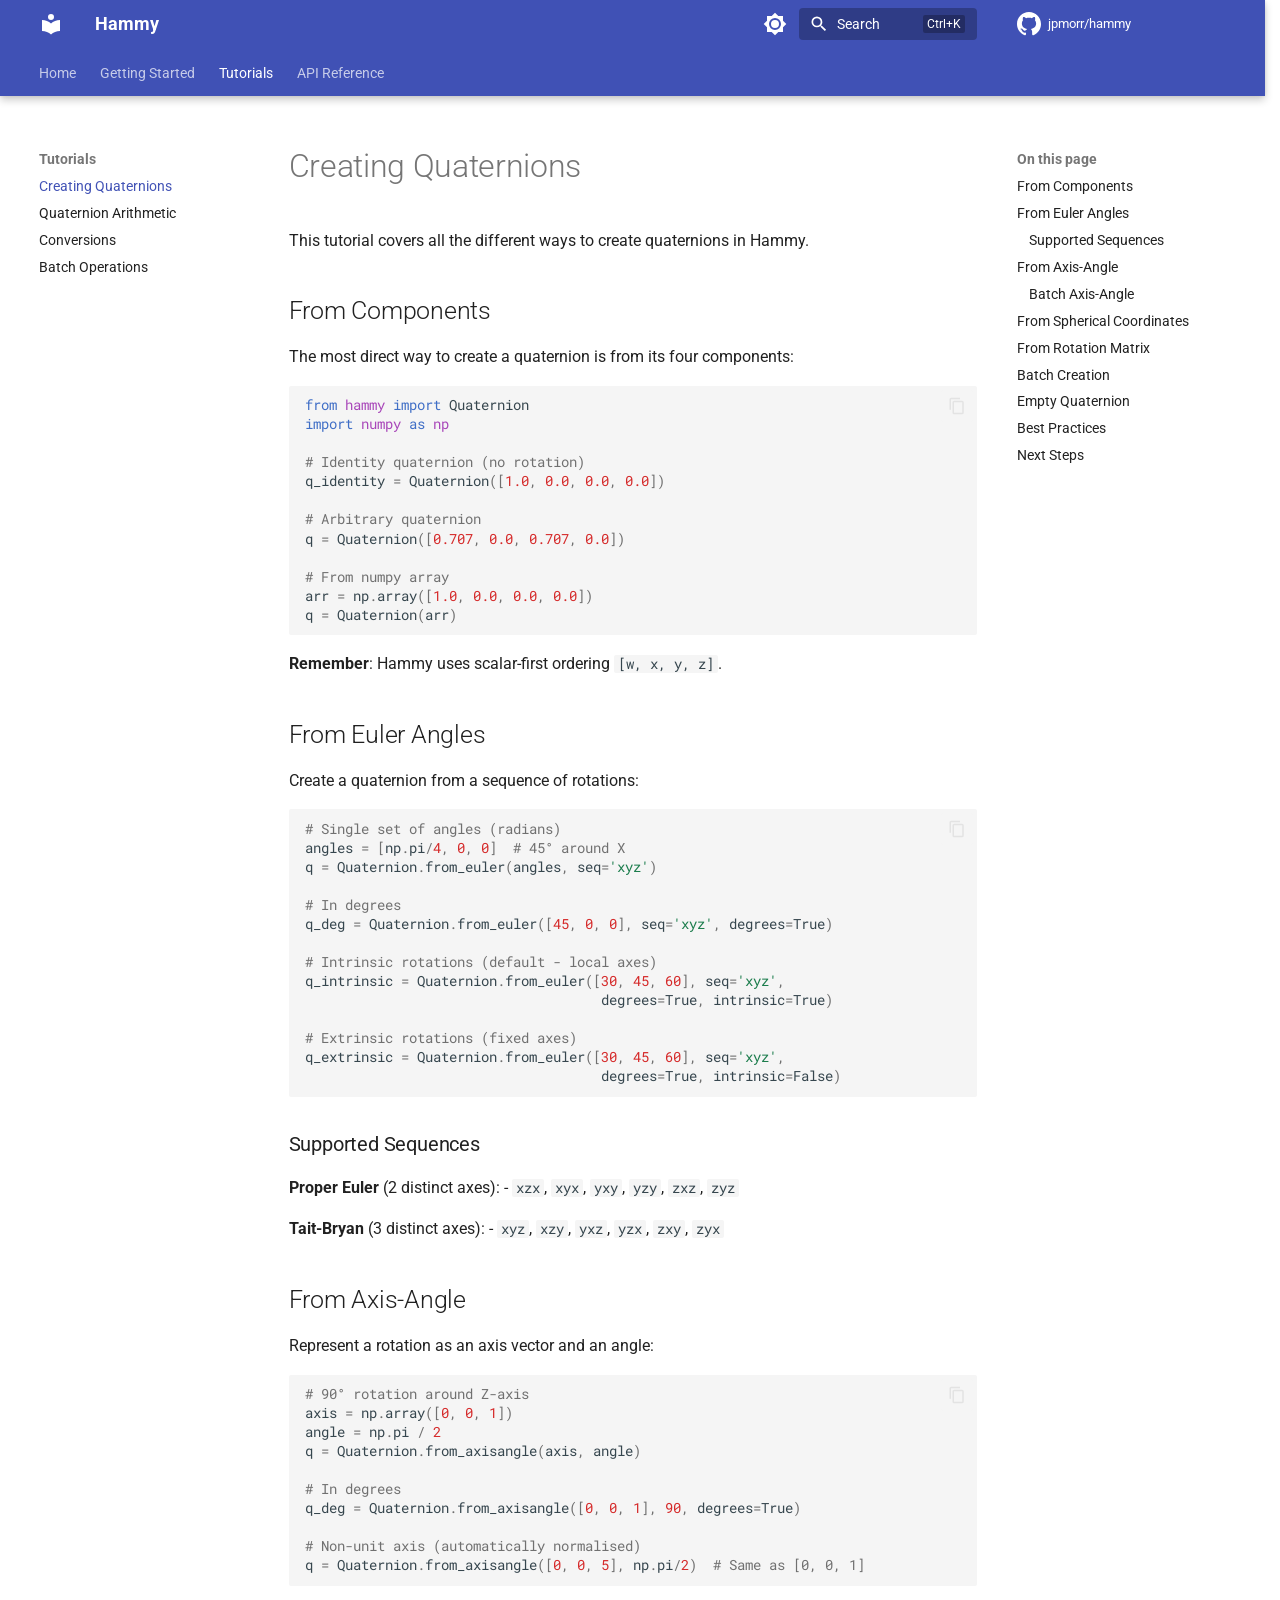
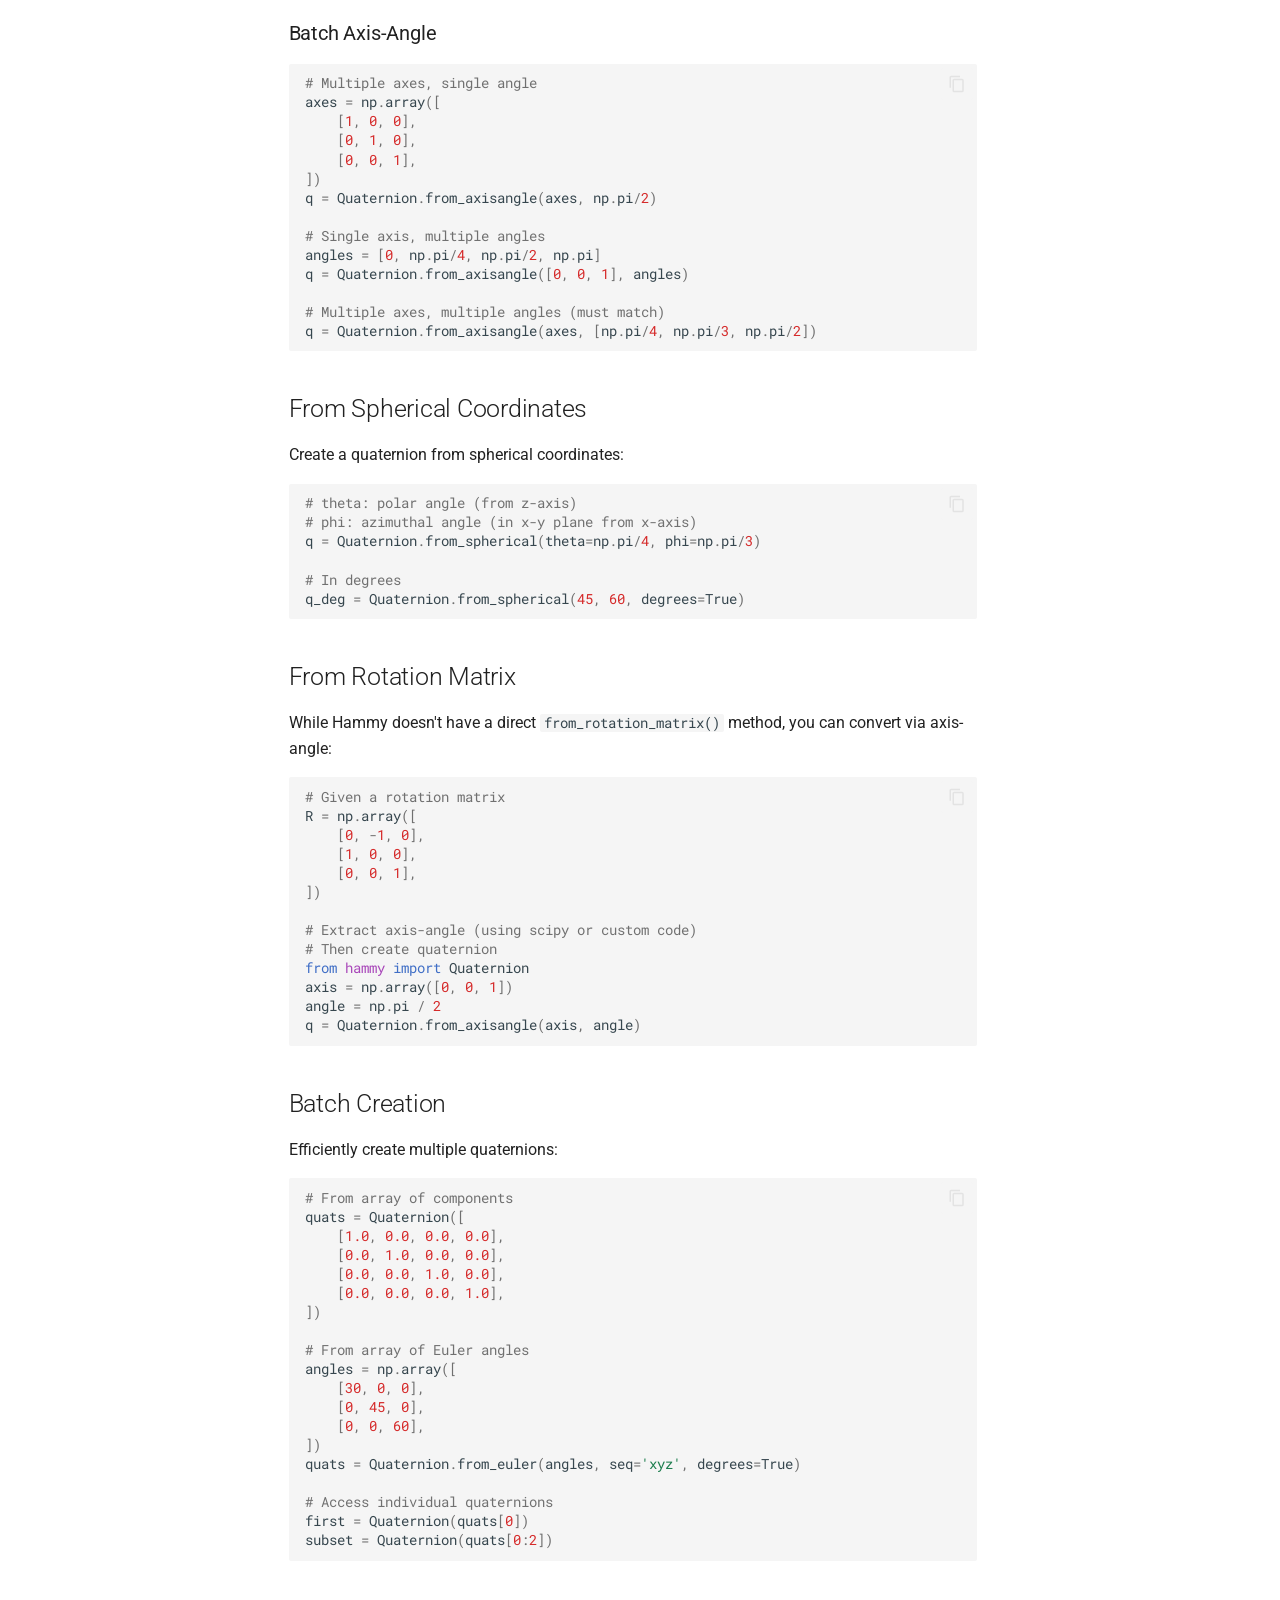
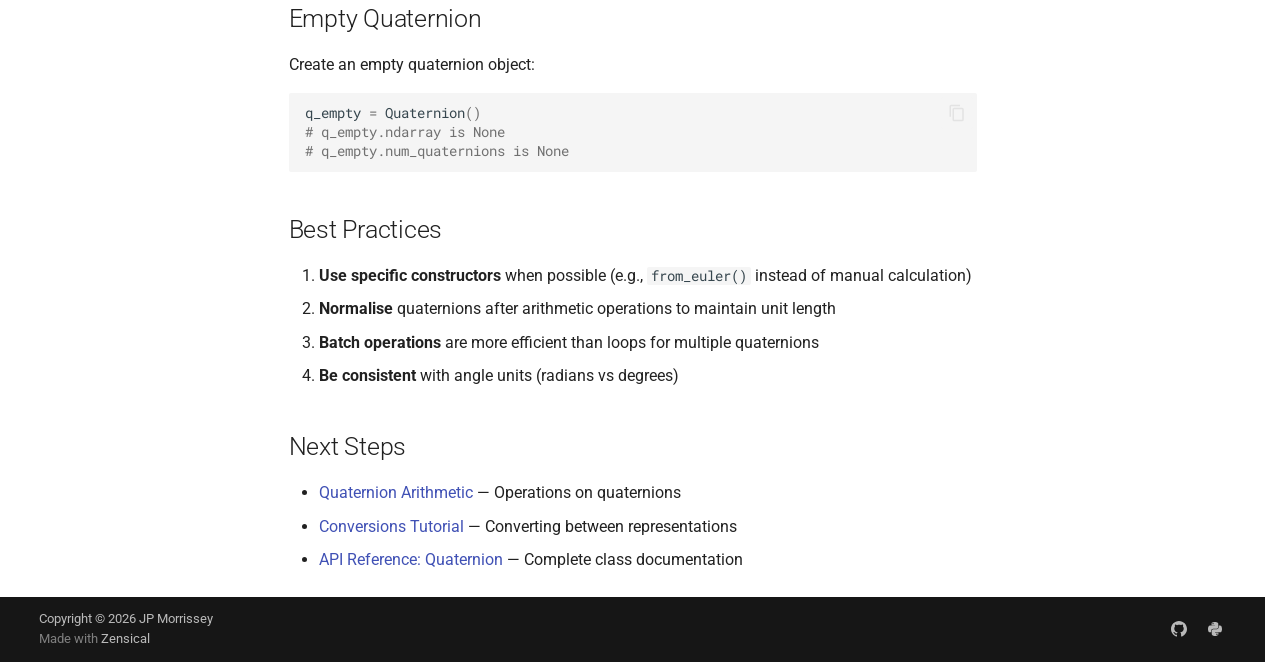
<file: tutorials/creating-quaternions/index.html>
<!doctype html>
<html lang="en" class="no-js">
  <head>
    
      <meta charset="utf-8">
      <meta name="viewport" content="width=device-width,initial-scale=1">
      
        <meta name="description" content="NumPy&#x2f;Numba-accelerated quaternion mathematics for 3D rotations">
      
      
      
        <link rel="canonical" href="https://jpmorr.github.io/hammy/tutorials/creating-quaternions/">
      
      
      
        <link rel="prev" href="../../getting-started/concepts/">
      
      
        <link rel="next" href="../arithmetic/">
      
      
        
      
      
      <link rel="icon" href="../../assets/images/favicon.png">
      <meta name="generator" content="zensical-0.0.74">
    
    
      
        <title>Creating Quaternions - Hammy</title>
      
    
    
      
        
      
      <link rel="stylesheet" href="../../assets/stylesheets/classic/main.94dd801d.min.css">
      
        
          
        
        <link rel="stylesheet" href="../../assets/stylesheets/classic/palette.813d4b3f.min.css">
      
      


    
    
      
    
    
      
        
        
        <link rel="preconnect" href="https://fonts.gstatic.com" crossorigin>
        <link rel="stylesheet" href="https://fonts.googleapis.com/css?family=Roboto:300,300i,400,400i,500,500i,700,700i%7CRoboto+Mono:400,400i,700,700i&amp;display=fallback">
        <style>:root{--md-text-font:"Roboto";--md-code-font:"Roboto Mono"}</style>
      
    
    
    <script>__md_scope=new URL("../..",location),__md_scope.pathname.endsWith("/")||(__md_scope=new URL(__md_scope.pathname+"/",location)),__md_hash=e=>[...e].reduce(((e,t)=>(e<<5)-e+t.charCodeAt(0)),0),__md_get=(e,t=localStorage,_=__md_scope)=>JSON.parse(t.getItem(_.pathname+"."+e)),__md_set=(e,t,_=localStorage,a=__md_scope)=>{try{_.setItem(a.pathname+"."+e,JSON.stringify(t))}catch(e){}},document.documentElement.setAttribute("data-platform",navigator.platform)</script>
    
      

    
    
  </head>
  
  
    
    
      
    
    
    
    
    <body dir="ltr" data-md-color-scheme="default" data-md-color-primary="indigo" data-md-color-accent="indigo">
  
    
    <input class="md-toggle" data-md-toggle="drawer" type="checkbox" id="__drawer" autocomplete="off">
    <input class="md-toggle" data-md-toggle="search" type="checkbox" id="__search" autocomplete="off">
    <label class="md-overlay" for="__drawer" aria-hidden="true"></label>
    <div data-md-component="skip">
      <a href="#__skip" class="md-skip">
        Skip to content
      </a>
    </div>
    <div data-md-component="announce">
      
    </div>
    
    
      

  

<header class="md-header md-header--shadow md-header--lifted" data-md-component="header">
  <nav class="md-header__inner md-grid" aria-label="Header">
    <a href="../.." title="Hammy" class="md-header__button md-logo" aria-label="Hammy" data-md-component="logo">
      
  
  <svg xmlns="http://www.w3.org/2000/svg" viewBox="0 0 24 24"><path d="M12 8a3 3 0 0 0 3-3 3 3 0 0 0-3-3 3 3 0 0 0-3 3 3 3 0 0 0 3 3m0 3.54C9.64 9.35 6.5 8 3 8v11c3.5 0 6.64 1.35 9 3.54 2.36-2.19 5.5-3.54 9-3.54V8c-3.5 0-6.64 1.35-9 3.54"/></svg>

    </a>
    <label class="md-header__button md-icon" for="__drawer">
      
      <svg xmlns="http://www.w3.org/2000/svg" viewBox="0 0 24 24"><path d="M3 6h18v2H3zm0 5h18v2H3zm0 5h18v2H3z"/></svg>
      <span class="md-visually-hidden">Navigation</span>
    </label>
    <div class="md-header__title" data-md-component="header-title">
      <div class="md-header__ellipsis">
        <div class="md-header__topic">
          <span class="md-ellipsis">
            Hammy
          </span>
        </div>
        <div class="md-header__topic" data-md-component="header-topic">
          <span class="md-ellipsis">
            
              Creating Quaternions
            
          </span>
        </div>
      </div>
    </div>
    
      
        <form class="md-header__option" data-md-component="palette">
  
    
    
    
    <input class="md-option" data-md-color-media="none" data-md-color-scheme="default" data-md-color-primary="indigo" data-md-color-accent="indigo"  aria-label="Switch to dark mode"  type="radio" name="__palette" id="__palette_0">
    
      <label class="md-header__button md-icon" title="Switch to dark mode" for="__palette_1" hidden>
        <svg xmlns="http://www.w3.org/2000/svg" viewBox="0 0 24 24"><path d="M12 8a4 4 0 0 0-4 4 4 4 0 0 0 4 4 4 4 0 0 0 4-4 4 4 0 0 0-4-4m0 10a6 6 0 0 1-6-6 6 6 0 0 1 6-6 6 6 0 0 1 6 6 6 6 0 0 1-6 6m8-9.31V4h-4.69L12 .69 8.69 4H4v4.69L.69 12 4 15.31V20h4.69L12 23.31 15.31 20H20v-4.69L23.31 12z"/></svg>
      </label>
    
  
    
    
    
    <input class="md-option" data-md-color-media="none" data-md-color-scheme="slate" data-md-color-primary="indigo" data-md-color-accent="indigo"  aria-label="Switch to light mode"  type="radio" name="__palette" id="__palette_1">
    
      <label class="md-header__button md-icon" title="Switch to light mode" for="__palette_0" hidden>
        <svg xmlns="http://www.w3.org/2000/svg" viewBox="0 0 24 24"><path d="M12 18c-.89 0-1.74-.2-2.5-.55C11.56 16.5 13 14.42 13 12s-1.44-4.5-3.5-5.45C10.26 6.2 11.11 6 12 6a6 6 0 0 1 6 6 6 6 0 0 1-6 6m8-9.31V4h-4.69L12 .69 8.69 4H4v4.69L.69 12 4 15.31V20h4.69L12 23.31 15.31 20H20v-4.69L23.31 12z"/></svg>
      </label>
    
  
</form>
      
    
    
      <script>var palette=__md_get("__palette");if(palette&&palette.color){if("(prefers-color-scheme)"===palette.color.media){var media=matchMedia("(prefers-color-scheme: light)"),input=document.querySelector(media.matches?"[data-md-color-media='(prefers-color-scheme: light)']":"[data-md-color-media='(prefers-color-scheme: dark)']");palette.color.media=input.getAttribute("data-md-color-media"),palette.color.scheme=input.getAttribute("data-md-color-scheme"),palette.color.primary=input.getAttribute("data-md-color-primary"),palette.color.accent=input.getAttribute("data-md-color-accent")}for(var[key,value]of Object.entries(palette.color))document.body.setAttribute("data-md-color-"+key,value)}</script>
    
    
    
      
      
        <label class="md-header__button md-icon" for="__search">
          
          <svg xmlns="http://www.w3.org/2000/svg" viewBox="0 0 24 24"><path d="M9.5 3A6.5 6.5 0 0 1 16 9.5c0 1.61-.59 3.09-1.56 4.23l.27.27h.79l5 5-1.5 1.5-5-5v-.79l-.27-.27A6.52 6.52 0 0 1 9.5 16 6.5 6.5 0 0 1 3 9.5 6.5 6.5 0 0 1 9.5 3m0 2C7 5 5 7 5 9.5S7 14 9.5 14 14 12 14 9.5 12 5 9.5 5"/></svg>
          <span class="md-visually-hidden">Search</span>
        </label>
        <div class="md-search" data-md-component="search" role="dialog" aria-label="Search">
  <button type="button" class="md-search__button">
    Search
  </button>
</div>
      
    
    <div class="md-header__source">
      
        <a href="https://github.com/jpmorr/hammy" title="Go to repository" class="md-source" data-md-component="source">
  <div class="md-source__icon md-icon">
    
    <svg xmlns="http://www.w3.org/2000/svg" viewBox="0 0 512 512"><!--! Font Awesome Free 7.3.1 by @fontawesome - https://fontawesome.com License - https://fontawesome.com/license/free (Icons: CC BY 4.0, Fonts: SIL OFL 1.1, Code: MIT License) Copyright 2026 Fonticons, Inc.--><path fill="currentColor" d="M216.5 362.5c-66-8-112.5-55.5-112.5-117 0-25 9-52 24-70-6.5-16.5-5.5-51.5 2-66 20-2.5 47 8 63 22.5 19-6 39-9 63.5-9s44.5 3 62.5 8.5c15.5-14 43-24.5 63-22 7 13.5 8 48.5 1.5 65.5 16 19 24.5 44.5 24.5 70.5 0 61.5-46.5 108-113.5 116.5 17 11 28.5 35 28.5 62.5v52c0 15 12.5 23.5 27.5 17.5C441 459.5 512 369 512 257 512 115.5 397 0 255.5 0S0 115.5 0 257c0 111 70.5 203 165.5 237.5 13.5 5 26.5-4 26.5-17.5v-40c-7 3-16 5-24 5-33 0-52.5-18-66.5-51.5-5.5-13.5-11.5-21.5-23-23-6-.5-8-3-8-6 0-6 10-10.5 20-10.5 14.5 0 27 9 40 27.5 10 14.5 20.5 21 33 21s20.5-4.5 32-16c8.5-8.5 15-16 21-21"/></svg>
  </div>
  <div class="md-source__repository">
    jpmorr/hammy
  </div>
</a>
      
    </div>
  </nav>
  
    
      
<nav class="md-tabs" aria-label="Tabs" data-md-component="tabs">
  <div class="md-grid">
    <ul class="md-tabs__list">
      
        
  
  
  
  
    <li class="md-tabs__item">
      <a href="../.." class="md-tabs__link">
        
  
  Home

      </a>
    </li>
  

      
        
  
  
  
  
    
      
      
        
      
        
      
        
      
    
    
    
    
      <li class="md-tabs__item">
        <a href="../../getting-started/installation/" class="md-tabs__link">
          
  
  Getting Started

        </a>
      </li>
    
  

      
        
  
  
  
    
  
  
    
      
      
        
      
        
      
        
      
        
      
    
    
    
    
      <li class="md-tabs__item md-tabs__item--active">
        <a href="././" class="md-tabs__link">
          
  
  Tutorials

        </a>
      </li>
    
  

      
        
  
  
  
  
    
      
      
        
      
        
      
        
      
    
    
    
    
      <li class="md-tabs__item">
        <a href="../../reference/quaternion/" class="md-tabs__link">
          
  
  API Reference

        </a>
      </li>
    
  

      
    </ul>
  </div>
</nav>
    
  
</header>
    
    <div class="md-container" data-md-component="container">
      
      
        
      
      <main class="md-main" data-md-component="main">
        <div class="md-main__inner md-grid">
          
            
              
              <div class="md-sidebar md-sidebar--primary" data-md-component="sidebar" data-md-type="navigation" >
                <div class="md-sidebar__scrollwrap">
                  <div class="md-sidebar__inner">
                    


  


<nav class="md-nav md-nav--primary md-nav--lifted" aria-label="Navigation" data-md-level="0">
  <label class="md-nav__title" for="__drawer">
    <a href="../.." title="Hammy" class="md-nav__button md-logo" aria-label="Hammy" data-md-component="logo">
      
  
  <svg xmlns="http://www.w3.org/2000/svg" viewBox="0 0 24 24"><path d="M12 8a3 3 0 0 0 3-3 3 3 0 0 0-3-3 3 3 0 0 0-3 3 3 3 0 0 0 3 3m0 3.54C9.64 9.35 6.5 8 3 8v11c3.5 0 6.64 1.35 9 3.54 2.36-2.19 5.5-3.54 9-3.54V8c-3.5 0-6.64 1.35-9 3.54"/></svg>

    </a>
    Hammy
  </label>
  
    <div class="md-nav__source">
      <a href="https://github.com/jpmorr/hammy" title="Go to repository" class="md-source" data-md-component="source">
  <div class="md-source__icon md-icon">
    
    <svg xmlns="http://www.w3.org/2000/svg" viewBox="0 0 512 512"><!--! Font Awesome Free 7.3.1 by @fontawesome - https://fontawesome.com License - https://fontawesome.com/license/free (Icons: CC BY 4.0, Fonts: SIL OFL 1.1, Code: MIT License) Copyright 2026 Fonticons, Inc.--><path fill="currentColor" d="M216.5 362.5c-66-8-112.5-55.5-112.5-117 0-25 9-52 24-70-6.5-16.5-5.5-51.5 2-66 20-2.5 47 8 63 22.5 19-6 39-9 63.5-9s44.5 3 62.5 8.5c15.5-14 43-24.5 63-22 7 13.5 8 48.5 1.5 65.5 16 19 24.5 44.5 24.5 70.5 0 61.5-46.5 108-113.5 116.5 17 11 28.5 35 28.5 62.5v52c0 15 12.5 23.5 27.5 17.5C441 459.5 512 369 512 257 512 115.5 397 0 255.5 0S0 115.5 0 257c0 111 70.5 203 165.5 237.5 13.5 5 26.5-4 26.5-17.5v-40c-7 3-16 5-24 5-33 0-52.5-18-66.5-51.5-5.5-13.5-11.5-21.5-23-23-6-.5-8-3-8-6 0-6 10-10.5 20-10.5 14.5 0 27 9 40 27.5 10 14.5 20.5 21 33 21s20.5-4.5 32-16c8.5-8.5 15-16 21-21"/></svg>
  </div>
  <div class="md-source__repository">
    jpmorr/hammy
  </div>
</a>
    </div>
  
  <ul class="md-nav__list" data-md-scrollfix>
    
      
      
  
  
  
  
    <li class="md-nav__item">
      <a href="../.." class="md-nav__link">
        
  
  
  <span class="md-ellipsis">
    
  
  Home

    
  </span>
  
  

      </a>
    </li>
  

    
      
      
  
  
  
  
    
    
      
        
      
        
      
        
      
    
    
    
      
      
        
      
    
    
    <li class="md-nav__item md-nav__item--nested">
      
        
        
          
        
        <input class="md-nav__toggle md-toggle md-toggle--indeterminate" type="checkbox" id="__nav_2" >
        
          
          <label class="md-nav__link" for="__nav_2" id="__nav_2_label" tabindex="0">
            
  
  
  <span class="md-ellipsis">
    
  
  Getting Started

    
  </span>
  
  

            <span class="md-nav__icon md-icon"></span>
          </label>
        
        
          <nav class="md-nav" data-md-level="1" aria-labelledby="__nav_2_label" aria-expanded="false">
            <label class="md-nav__title" for="__nav_2">
              <span class="md-nav__icon md-icon"></span>
              
  
  Getting Started

            </label>
            <ul class="md-nav__list" data-md-scrollfix>
              
                
                  
  
  
  
  
    <li class="md-nav__item">
      <a href="../../getting-started/installation/" class="md-nav__link">
        
  
  
  <span class="md-ellipsis">
    
  
  Installation

    
  </span>
  
  

      </a>
    </li>
  

                
              
                
                  
  
  
  
  
    <li class="md-nav__item">
      <a href="../../getting-started/quick-start/" class="md-nav__link">
        
  
  
  <span class="md-ellipsis">
    
  
  Quick Start

    
  </span>
  
  

      </a>
    </li>
  

                
              
                
                  
  
  
  
  
    <li class="md-nav__item">
      <a href="../../getting-started/concepts/" class="md-nav__link">
        
  
  
  <span class="md-ellipsis">
    
  
  Basic Concepts

    
  </span>
  
  

      </a>
    </li>
  

                
              
            </ul>
          </nav>
        
      
    </li>
  

    
      
      
  
  
    
  
  
  
    
    
      
        
      
        
      
        
      
        
      
    
    
    
      
        
        
      
      
        
      
    
    
    <li class="md-nav__item md-nav__item--active md-nav__item--section md-nav__item--nested">
      
        
        
        <input class="md-nav__toggle md-toggle " type="checkbox" id="__nav_3" checked>
        
          
          <label class="md-nav__link" for="__nav_3" id="__nav_3_label" tabindex="">
            
  
  
  <span class="md-ellipsis">
    
  
  Tutorials

    
  </span>
  
  

            <span class="md-nav__icon md-icon"></span>
          </label>
        
        
          <nav class="md-nav" data-md-level="1" aria-labelledby="__nav_3_label" aria-expanded="true">
            <label class="md-nav__title" for="__nav_3">
              <span class="md-nav__icon md-icon"></span>
              
  
  Tutorials

            </label>
            <ul class="md-nav__list" data-md-scrollfix>
              
                
                  
  
  
    
  
  
  
    <li class="md-nav__item md-nav__item--active">
      
      
        <input class="md-nav__toggle md-toggle" type="checkbox" id="__toc">
      
      
      
        
      
      
        <label class="md-nav__link md-nav__link--active" for="__toc">
          
  
  
  <span class="md-ellipsis">
    
  
  Creating Quaternions

    
  </span>
  
  

          <span class="md-nav__icon md-icon"></span>
        </label>
      
      <a href="././" class="md-nav__link md-nav__link--active">
        
  
  
  <span class="md-ellipsis">
    
  
  Creating Quaternions

    
  </span>
  
  

      </a>
      
        


<nav class="md-nav md-nav--secondary" aria-label="On this page">
  
  
  
    
  
  
    <label class="md-nav__title" for="__toc">
      <span class="md-nav__icon md-icon"></span>
      On this page
    </label>
    <ul class="md-nav__list" data-md-component="toc" data-md-scrollfix>
      
        <li class="md-nav__item">
  <a href="#from-components" class="md-nav__link">
    <span class="md-ellipsis">
      <span class="md-typeset">
        From Components
      </span>
    </span>
  </a>
  
</li>
      
        <li class="md-nav__item">
  <a href="#from-euler-angles" class="md-nav__link">
    <span class="md-ellipsis">
      <span class="md-typeset">
        From Euler Angles
      </span>
    </span>
  </a>
  
    <nav class="md-nav" aria-label="From Euler Angles">
      <ul class="md-nav__list">
        
          <li class="md-nav__item">
  <a href="#supported-sequences" class="md-nav__link">
    <span class="md-ellipsis">
      <span class="md-typeset">
        Supported Sequences
      </span>
    </span>
  </a>
  
</li>
        
      </ul>
    </nav>
  
</li>
      
        <li class="md-nav__item">
  <a href="#from-axis-angle" class="md-nav__link">
    <span class="md-ellipsis">
      <span class="md-typeset">
        From Axis-Angle
      </span>
    </span>
  </a>
  
    <nav class="md-nav" aria-label="From Axis-Angle">
      <ul class="md-nav__list">
        
          <li class="md-nav__item">
  <a href="#batch-axis-angle" class="md-nav__link">
    <span class="md-ellipsis">
      <span class="md-typeset">
        Batch Axis-Angle
      </span>
    </span>
  </a>
  
</li>
        
      </ul>
    </nav>
  
</li>
      
        <li class="md-nav__item">
  <a href="#from-spherical-coordinates" class="md-nav__link">
    <span class="md-ellipsis">
      <span class="md-typeset">
        From Spherical Coordinates
      </span>
    </span>
  </a>
  
</li>
      
        <li class="md-nav__item">
  <a href="#from-rotation-matrix" class="md-nav__link">
    <span class="md-ellipsis">
      <span class="md-typeset">
        From Rotation Matrix
      </span>
    </span>
  </a>
  
</li>
      
        <li class="md-nav__item">
  <a href="#batch-creation" class="md-nav__link">
    <span class="md-ellipsis">
      <span class="md-typeset">
        Batch Creation
      </span>
    </span>
  </a>
  
</li>
      
        <li class="md-nav__item">
  <a href="#empty-quaternion" class="md-nav__link">
    <span class="md-ellipsis">
      <span class="md-typeset">
        Empty Quaternion
      </span>
    </span>
  </a>
  
</li>
      
        <li class="md-nav__item">
  <a href="#best-practices" class="md-nav__link">
    <span class="md-ellipsis">
      <span class="md-typeset">
        Best Practices
      </span>
    </span>
  </a>
  
</li>
      
        <li class="md-nav__item">
  <a href="#next-steps" class="md-nav__link">
    <span class="md-ellipsis">
      <span class="md-typeset">
        Next Steps
      </span>
    </span>
  </a>
  
</li>
      
    </ul>
  
</nav>
      
    </li>
  

                
              
                
                  
  
  
  
  
    <li class="md-nav__item">
      <a href="../arithmetic/" class="md-nav__link">
        
  
  
  <span class="md-ellipsis">
    
  
  Quaternion Arithmetic

    
  </span>
  
  

      </a>
    </li>
  

                
              
                
                  
  
  
  
  
    <li class="md-nav__item">
      <a href="../conversions/" class="md-nav__link">
        
  
  
  <span class="md-ellipsis">
    
  
  Conversions

    
  </span>
  
  

      </a>
    </li>
  

                
              
                
                  
  
  
  
  
    <li class="md-nav__item">
      <a href="../batch-operations/" class="md-nav__link">
        
  
  
  <span class="md-ellipsis">
    
  
  Batch Operations

    
  </span>
  
  

      </a>
    </li>
  

                
              
            </ul>
          </nav>
        
      
    </li>
  

    
      
      
  
  
  
  
    
    
      
        
      
        
      
        
      
    
    
    
      
      
        
      
    
    
    <li class="md-nav__item md-nav__item--nested">
      
        
        
          
        
        <input class="md-nav__toggle md-toggle md-toggle--indeterminate" type="checkbox" id="__nav_4" >
        
          
          <label class="md-nav__link" for="__nav_4" id="__nav_4_label" tabindex="0">
            
  
  
  <span class="md-ellipsis">
    
  
  API Reference

    
  </span>
  
  

            <span class="md-nav__icon md-icon"></span>
          </label>
        
        
          <nav class="md-nav" data-md-level="1" aria-labelledby="__nav_4_label" aria-expanded="false">
            <label class="md-nav__title" for="__nav_4">
              <span class="md-nav__icon md-icon"></span>
              
  
  API Reference

            </label>
            <ul class="md-nav__list" data-md-scrollfix>
              
                
                  
  
  
  
  
    <li class="md-nav__item">
      <a href="../../reference/quaternion/" class="md-nav__link">
        
  
  
  <span class="md-ellipsis">
    
  
  Quaternion Class

    
  </span>
  
  

      </a>
    </li>
  

                
              
                
                  
  
  
  
  
    <li class="md-nav__item">
      <a href="../../reference/utilities/" class="md-nav__link">
        
  
  
  <span class="md-ellipsis">
    
  
  Utilities

    
  </span>
  
  

      </a>
    </li>
  

                
              
                
                  
  
  
  
  
    <li class="md-nav__item">
      <a href="../../reference/version/" class="md-nav__link">
        
  
  
  <span class="md-ellipsis">
    
  
  Version

    
  </span>
  
  

      </a>
    </li>
  

                
              
            </ul>
          </nav>
        
      
    </li>
  

    
  </ul>
</nav>
                  </div>
                </div>
              </div>
            
            
              
              <div class="md-sidebar md-sidebar--secondary" data-md-component="sidebar" data-md-type="toc" >
                <div class="md-sidebar__scrollwrap">
                  
                  <div class="md-sidebar__inner">
                    


<nav class="md-nav md-nav--secondary" aria-label="On this page">
  
  
  
    
  
  
    <label class="md-nav__title" for="__toc">
      <span class="md-nav__icon md-icon"></span>
      On this page
    </label>
    <ul class="md-nav__list" data-md-component="toc" data-md-scrollfix>
      
        <li class="md-nav__item">
  <a href="#from-components" class="md-nav__link">
    <span class="md-ellipsis">
      <span class="md-typeset">
        From Components
      </span>
    </span>
  </a>
  
</li>
      
        <li class="md-nav__item">
  <a href="#from-euler-angles" class="md-nav__link">
    <span class="md-ellipsis">
      <span class="md-typeset">
        From Euler Angles
      </span>
    </span>
  </a>
  
    <nav class="md-nav" aria-label="From Euler Angles">
      <ul class="md-nav__list">
        
          <li class="md-nav__item">
  <a href="#supported-sequences" class="md-nav__link">
    <span class="md-ellipsis">
      <span class="md-typeset">
        Supported Sequences
      </span>
    </span>
  </a>
  
</li>
        
      </ul>
    </nav>
  
</li>
      
        <li class="md-nav__item">
  <a href="#from-axis-angle" class="md-nav__link">
    <span class="md-ellipsis">
      <span class="md-typeset">
        From Axis-Angle
      </span>
    </span>
  </a>
  
    <nav class="md-nav" aria-label="From Axis-Angle">
      <ul class="md-nav__list">
        
          <li class="md-nav__item">
  <a href="#batch-axis-angle" class="md-nav__link">
    <span class="md-ellipsis">
      <span class="md-typeset">
        Batch Axis-Angle
      </span>
    </span>
  </a>
  
</li>
        
      </ul>
    </nav>
  
</li>
      
        <li class="md-nav__item">
  <a href="#from-spherical-coordinates" class="md-nav__link">
    <span class="md-ellipsis">
      <span class="md-typeset">
        From Spherical Coordinates
      </span>
    </span>
  </a>
  
</li>
      
        <li class="md-nav__item">
  <a href="#from-rotation-matrix" class="md-nav__link">
    <span class="md-ellipsis">
      <span class="md-typeset">
        From Rotation Matrix
      </span>
    </span>
  </a>
  
</li>
      
        <li class="md-nav__item">
  <a href="#batch-creation" class="md-nav__link">
    <span class="md-ellipsis">
      <span class="md-typeset">
        Batch Creation
      </span>
    </span>
  </a>
  
</li>
      
        <li class="md-nav__item">
  <a href="#empty-quaternion" class="md-nav__link">
    <span class="md-ellipsis">
      <span class="md-typeset">
        Empty Quaternion
      </span>
    </span>
  </a>
  
</li>
      
        <li class="md-nav__item">
  <a href="#best-practices" class="md-nav__link">
    <span class="md-ellipsis">
      <span class="md-typeset">
        Best Practices
      </span>
    </span>
  </a>
  
</li>
      
        <li class="md-nav__item">
  <a href="#next-steps" class="md-nav__link">
    <span class="md-ellipsis">
      <span class="md-typeset">
        Next Steps
      </span>
    </span>
  </a>
  
</li>
      
    </ul>
  
</nav>
                  </div>
                </div>
              </div>
            
          
          
            <div class="md-content" data-md-component="content">
              
              <article class="md-content__inner md-typeset">
                <a id="__skip" tabindex="-1"></a>
                
                  

  
  


<h1 id="creating-quaternions">Creating Quaternions<a class="headerlink" href="#creating-quaternions" title="Permanent link">&para;</a></h1>
<p>This tutorial covers all the different ways to create quaternions in Hammy.</p>
<h2 id="from-components">From Components<a class="headerlink" href="#from-components" title="Permanent link">&para;</a></h2>
<p>The most direct way to create a quaternion is from its four components:</p>
<div class="language-python highlight"><pre><span></span><code><span id="__span-0-1"><a id="__codelineno-0-1" name="__codelineno-0-1" href="#__codelineno-0-1"></a><span class="kn">from</span><span class="w"> </span><span class="nn">hammy</span><span class="w"> </span><span class="kn">import</span> <span class="n">Quaternion</span>
</span><span id="__span-0-2"><a id="__codelineno-0-2" name="__codelineno-0-2" href="#__codelineno-0-2"></a><span class="kn">import</span><span class="w"> </span><span class="nn">numpy</span><span class="w"> </span><span class="k">as</span><span class="w"> </span><span class="nn">np</span>
</span><span id="__span-0-3"><a id="__codelineno-0-3" name="__codelineno-0-3" href="#__codelineno-0-3"></a>
</span><span id="__span-0-4"><a id="__codelineno-0-4" name="__codelineno-0-4" href="#__codelineno-0-4"></a><span class="c1"># Identity quaternion (no rotation)</span>
</span><span id="__span-0-5"><a id="__codelineno-0-5" name="__codelineno-0-5" href="#__codelineno-0-5"></a><span class="n">q_identity</span> <span class="o">=</span> <span class="n">Quaternion</span><span class="p">([</span><span class="mf">1.0</span><span class="p">,</span> <span class="mf">0.0</span><span class="p">,</span> <span class="mf">0.0</span><span class="p">,</span> <span class="mf">0.0</span><span class="p">])</span>
</span><span id="__span-0-6"><a id="__codelineno-0-6" name="__codelineno-0-6" href="#__codelineno-0-6"></a>
</span><span id="__span-0-7"><a id="__codelineno-0-7" name="__codelineno-0-7" href="#__codelineno-0-7"></a><span class="c1"># Arbitrary quaternion</span>
</span><span id="__span-0-8"><a id="__codelineno-0-8" name="__codelineno-0-8" href="#__codelineno-0-8"></a><span class="n">q</span> <span class="o">=</span> <span class="n">Quaternion</span><span class="p">([</span><span class="mf">0.707</span><span class="p">,</span> <span class="mf">0.0</span><span class="p">,</span> <span class="mf">0.707</span><span class="p">,</span> <span class="mf">0.0</span><span class="p">])</span>
</span><span id="__span-0-9"><a id="__codelineno-0-9" name="__codelineno-0-9" href="#__codelineno-0-9"></a>
</span><span id="__span-0-10"><a id="__codelineno-0-10" name="__codelineno-0-10" href="#__codelineno-0-10"></a><span class="c1"># From numpy array</span>
</span><span id="__span-0-11"><a id="__codelineno-0-11" name="__codelineno-0-11" href="#__codelineno-0-11"></a><span class="n">arr</span> <span class="o">=</span> <span class="n">np</span><span class="o">.</span><span class="n">array</span><span class="p">([</span><span class="mf">1.0</span><span class="p">,</span> <span class="mf">0.0</span><span class="p">,</span> <span class="mf">0.0</span><span class="p">,</span> <span class="mf">0.0</span><span class="p">])</span>
</span><span id="__span-0-12"><a id="__codelineno-0-12" name="__codelineno-0-12" href="#__codelineno-0-12"></a><span class="n">q</span> <span class="o">=</span> <span class="n">Quaternion</span><span class="p">(</span><span class="n">arr</span><span class="p">)</span>
</span></code></pre></div>
<p><strong>Remember</strong>: Hammy uses scalar-first ordering <code>[w, x, y, z]</code>.</p>
<h2 id="from-euler-angles">From Euler Angles<a class="headerlink" href="#from-euler-angles" title="Permanent link">&para;</a></h2>
<p>Create a quaternion from a sequence of rotations:</p>
<div class="language-python highlight"><pre><span></span><code><span id="__span-1-1"><a id="__codelineno-1-1" name="__codelineno-1-1" href="#__codelineno-1-1"></a><span class="c1"># Single set of angles (radians)</span>
</span><span id="__span-1-2"><a id="__codelineno-1-2" name="__codelineno-1-2" href="#__codelineno-1-2"></a><span class="n">angles</span> <span class="o">=</span> <span class="p">[</span><span class="n">np</span><span class="o">.</span><span class="n">pi</span><span class="o">/</span><span class="mi">4</span><span class="p">,</span> <span class="mi">0</span><span class="p">,</span> <span class="mi">0</span><span class="p">]</span>  <span class="c1"># 45° around X</span>
</span><span id="__span-1-3"><a id="__codelineno-1-3" name="__codelineno-1-3" href="#__codelineno-1-3"></a><span class="n">q</span> <span class="o">=</span> <span class="n">Quaternion</span><span class="o">.</span><span class="n">from_euler</span><span class="p">(</span><span class="n">angles</span><span class="p">,</span> <span class="n">seq</span><span class="o">=</span><span class="s1">'xyz'</span><span class="p">)</span>
</span><span id="__span-1-4"><a id="__codelineno-1-4" name="__codelineno-1-4" href="#__codelineno-1-4"></a>
</span><span id="__span-1-5"><a id="__codelineno-1-5" name="__codelineno-1-5" href="#__codelineno-1-5"></a><span class="c1"># In degrees</span>
</span><span id="__span-1-6"><a id="__codelineno-1-6" name="__codelineno-1-6" href="#__codelineno-1-6"></a><span class="n">q_deg</span> <span class="o">=</span> <span class="n">Quaternion</span><span class="o">.</span><span class="n">from_euler</span><span class="p">([</span><span class="mi">45</span><span class="p">,</span> <span class="mi">0</span><span class="p">,</span> <span class="mi">0</span><span class="p">],</span> <span class="n">seq</span><span class="o">=</span><span class="s1">'xyz'</span><span class="p">,</span> <span class="n">degrees</span><span class="o">=</span><span class="kc">True</span><span class="p">)</span>
</span><span id="__span-1-7"><a id="__codelineno-1-7" name="__codelineno-1-7" href="#__codelineno-1-7"></a>
</span><span id="__span-1-8"><a id="__codelineno-1-8" name="__codelineno-1-8" href="#__codelineno-1-8"></a><span class="c1"># Intrinsic rotations (default - local axes)</span>
</span><span id="__span-1-9"><a id="__codelineno-1-9" name="__codelineno-1-9" href="#__codelineno-1-9"></a><span class="n">q_intrinsic</span> <span class="o">=</span> <span class="n">Quaternion</span><span class="o">.</span><span class="n">from_euler</span><span class="p">([</span><span class="mi">30</span><span class="p">,</span> <span class="mi">45</span><span class="p">,</span> <span class="mi">60</span><span class="p">],</span> <span class="n">seq</span><span class="o">=</span><span class="s1">'xyz'</span><span class="p">,</span> 
</span><span id="__span-1-10"><a id="__codelineno-1-10" name="__codelineno-1-10" href="#__codelineno-1-10"></a>                                     <span class="n">degrees</span><span class="o">=</span><span class="kc">True</span><span class="p">,</span> <span class="n">intrinsic</span><span class="o">=</span><span class="kc">True</span><span class="p">)</span>
</span><span id="__span-1-11"><a id="__codelineno-1-11" name="__codelineno-1-11" href="#__codelineno-1-11"></a>
</span><span id="__span-1-12"><a id="__codelineno-1-12" name="__codelineno-1-12" href="#__codelineno-1-12"></a><span class="c1"># Extrinsic rotations (fixed axes)</span>
</span><span id="__span-1-13"><a id="__codelineno-1-13" name="__codelineno-1-13" href="#__codelineno-1-13"></a><span class="n">q_extrinsic</span> <span class="o">=</span> <span class="n">Quaternion</span><span class="o">.</span><span class="n">from_euler</span><span class="p">([</span><span class="mi">30</span><span class="p">,</span> <span class="mi">45</span><span class="p">,</span> <span class="mi">60</span><span class="p">],</span> <span class="n">seq</span><span class="o">=</span><span class="s1">'xyz'</span><span class="p">,</span> 
</span><span id="__span-1-14"><a id="__codelineno-1-14" name="__codelineno-1-14" href="#__codelineno-1-14"></a>                                     <span class="n">degrees</span><span class="o">=</span><span class="kc">True</span><span class="p">,</span> <span class="n">intrinsic</span><span class="o">=</span><span class="kc">False</span><span class="p">)</span>
</span></code></pre></div>
<h3 id="supported-sequences">Supported Sequences<a class="headerlink" href="#supported-sequences" title="Permanent link">&para;</a></h3>
<p><strong>Proper Euler</strong> (2 distinct axes):
- <code>xzx</code>, <code>xyx</code>, <code>yxy</code>, <code>yzy</code>, <code>zxz</code>, <code>zyz</code></p>
<p><strong>Tait-Bryan</strong> (3 distinct axes):
- <code>xyz</code>, <code>xzy</code>, <code>yxz</code>, <code>yzx</code>, <code>zxy</code>, <code>zyx</code></p>
<h2 id="from-axis-angle">From Axis-Angle<a class="headerlink" href="#from-axis-angle" title="Permanent link">&para;</a></h2>
<p>Represent a rotation as an axis vector and an angle:</p>
<div class="language-python highlight"><pre><span></span><code><span id="__span-2-1"><a id="__codelineno-2-1" name="__codelineno-2-1" href="#__codelineno-2-1"></a><span class="c1"># 90° rotation around Z-axis</span>
</span><span id="__span-2-2"><a id="__codelineno-2-2" name="__codelineno-2-2" href="#__codelineno-2-2"></a><span class="n">axis</span> <span class="o">=</span> <span class="n">np</span><span class="o">.</span><span class="n">array</span><span class="p">([</span><span class="mi">0</span><span class="p">,</span> <span class="mi">0</span><span class="p">,</span> <span class="mi">1</span><span class="p">])</span>
</span><span id="__span-2-3"><a id="__codelineno-2-3" name="__codelineno-2-3" href="#__codelineno-2-3"></a><span class="n">angle</span> <span class="o">=</span> <span class="n">np</span><span class="o">.</span><span class="n">pi</span> <span class="o">/</span> <span class="mi">2</span>
</span><span id="__span-2-4"><a id="__codelineno-2-4" name="__codelineno-2-4" href="#__codelineno-2-4"></a><span class="n">q</span> <span class="o">=</span> <span class="n">Quaternion</span><span class="o">.</span><span class="n">from_axisangle</span><span class="p">(</span><span class="n">axis</span><span class="p">,</span> <span class="n">angle</span><span class="p">)</span>
</span><span id="__span-2-5"><a id="__codelineno-2-5" name="__codelineno-2-5" href="#__codelineno-2-5"></a>
</span><span id="__span-2-6"><a id="__codelineno-2-6" name="__codelineno-2-6" href="#__codelineno-2-6"></a><span class="c1"># In degrees</span>
</span><span id="__span-2-7"><a id="__codelineno-2-7" name="__codelineno-2-7" href="#__codelineno-2-7"></a><span class="n">q_deg</span> <span class="o">=</span> <span class="n">Quaternion</span><span class="o">.</span><span class="n">from_axisangle</span><span class="p">([</span><span class="mi">0</span><span class="p">,</span> <span class="mi">0</span><span class="p">,</span> <span class="mi">1</span><span class="p">],</span> <span class="mi">90</span><span class="p">,</span> <span class="n">degrees</span><span class="o">=</span><span class="kc">True</span><span class="p">)</span>
</span><span id="__span-2-8"><a id="__codelineno-2-8" name="__codelineno-2-8" href="#__codelineno-2-8"></a>
</span><span id="__span-2-9"><a id="__codelineno-2-9" name="__codelineno-2-9" href="#__codelineno-2-9"></a><span class="c1"># Non-unit axis (automatically normalised)</span>
</span><span id="__span-2-10"><a id="__codelineno-2-10" name="__codelineno-2-10" href="#__codelineno-2-10"></a><span class="n">q</span> <span class="o">=</span> <span class="n">Quaternion</span><span class="o">.</span><span class="n">from_axisangle</span><span class="p">([</span><span class="mi">0</span><span class="p">,</span> <span class="mi">0</span><span class="p">,</span> <span class="mi">5</span><span class="p">],</span> <span class="n">np</span><span class="o">.</span><span class="n">pi</span><span class="o">/</span><span class="mi">2</span><span class="p">)</span>  <span class="c1"># Same as [0, 0, 1]</span>
</span></code></pre></div>
<h3 id="batch-axis-angle">Batch Axis-Angle<a class="headerlink" href="#batch-axis-angle" title="Permanent link">&para;</a></h3>
<div class="language-python highlight"><pre><span></span><code><span id="__span-3-1"><a id="__codelineno-3-1" name="__codelineno-3-1" href="#__codelineno-3-1"></a><span class="c1"># Multiple axes, single angle</span>
</span><span id="__span-3-2"><a id="__codelineno-3-2" name="__codelineno-3-2" href="#__codelineno-3-2"></a><span class="n">axes</span> <span class="o">=</span> <span class="n">np</span><span class="o">.</span><span class="n">array</span><span class="p">([</span>
</span><span id="__span-3-3"><a id="__codelineno-3-3" name="__codelineno-3-3" href="#__codelineno-3-3"></a>    <span class="p">[</span><span class="mi">1</span><span class="p">,</span> <span class="mi">0</span><span class="p">,</span> <span class="mi">0</span><span class="p">],</span>
</span><span id="__span-3-4"><a id="__codelineno-3-4" name="__codelineno-3-4" href="#__codelineno-3-4"></a>    <span class="p">[</span><span class="mi">0</span><span class="p">,</span> <span class="mi">1</span><span class="p">,</span> <span class="mi">0</span><span class="p">],</span>
</span><span id="__span-3-5"><a id="__codelineno-3-5" name="__codelineno-3-5" href="#__codelineno-3-5"></a>    <span class="p">[</span><span class="mi">0</span><span class="p">,</span> <span class="mi">0</span><span class="p">,</span> <span class="mi">1</span><span class="p">],</span>
</span><span id="__span-3-6"><a id="__codelineno-3-6" name="__codelineno-3-6" href="#__codelineno-3-6"></a><span class="p">])</span>
</span><span id="__span-3-7"><a id="__codelineno-3-7" name="__codelineno-3-7" href="#__codelineno-3-7"></a><span class="n">q</span> <span class="o">=</span> <span class="n">Quaternion</span><span class="o">.</span><span class="n">from_axisangle</span><span class="p">(</span><span class="n">axes</span><span class="p">,</span> <span class="n">np</span><span class="o">.</span><span class="n">pi</span><span class="o">/</span><span class="mi">2</span><span class="p">)</span>
</span><span id="__span-3-8"><a id="__codelineno-3-8" name="__codelineno-3-8" href="#__codelineno-3-8"></a>
</span><span id="__span-3-9"><a id="__codelineno-3-9" name="__codelineno-3-9" href="#__codelineno-3-9"></a><span class="c1"># Single axis, multiple angles</span>
</span><span id="__span-3-10"><a id="__codelineno-3-10" name="__codelineno-3-10" href="#__codelineno-3-10"></a><span class="n">angles</span> <span class="o">=</span> <span class="p">[</span><span class="mi">0</span><span class="p">,</span> <span class="n">np</span><span class="o">.</span><span class="n">pi</span><span class="o">/</span><span class="mi">4</span><span class="p">,</span> <span class="n">np</span><span class="o">.</span><span class="n">pi</span><span class="o">/</span><span class="mi">2</span><span class="p">,</span> <span class="n">np</span><span class="o">.</span><span class="n">pi</span><span class="p">]</span>
</span><span id="__span-3-11"><a id="__codelineno-3-11" name="__codelineno-3-11" href="#__codelineno-3-11"></a><span class="n">q</span> <span class="o">=</span> <span class="n">Quaternion</span><span class="o">.</span><span class="n">from_axisangle</span><span class="p">([</span><span class="mi">0</span><span class="p">,</span> <span class="mi">0</span><span class="p">,</span> <span class="mi">1</span><span class="p">],</span> <span class="n">angles</span><span class="p">)</span>
</span><span id="__span-3-12"><a id="__codelineno-3-12" name="__codelineno-3-12" href="#__codelineno-3-12"></a>
</span><span id="__span-3-13"><a id="__codelineno-3-13" name="__codelineno-3-13" href="#__codelineno-3-13"></a><span class="c1"># Multiple axes, multiple angles (must match)</span>
</span><span id="__span-3-14"><a id="__codelineno-3-14" name="__codelineno-3-14" href="#__codelineno-3-14"></a><span class="n">q</span> <span class="o">=</span> <span class="n">Quaternion</span><span class="o">.</span><span class="n">from_axisangle</span><span class="p">(</span><span class="n">axes</span><span class="p">,</span> <span class="p">[</span><span class="n">np</span><span class="o">.</span><span class="n">pi</span><span class="o">/</span><span class="mi">4</span><span class="p">,</span> <span class="n">np</span><span class="o">.</span><span class="n">pi</span><span class="o">/</span><span class="mi">3</span><span class="p">,</span> <span class="n">np</span><span class="o">.</span><span class="n">pi</span><span class="o">/</span><span class="mi">2</span><span class="p">])</span>
</span></code></pre></div>
<h2 id="from-spherical-coordinates">From Spherical Coordinates<a class="headerlink" href="#from-spherical-coordinates" title="Permanent link">&para;</a></h2>
<p>Create a quaternion from spherical coordinates:</p>
<div class="language-python highlight"><pre><span></span><code><span id="__span-4-1"><a id="__codelineno-4-1" name="__codelineno-4-1" href="#__codelineno-4-1"></a><span class="c1"># theta: polar angle (from z-axis)</span>
</span><span id="__span-4-2"><a id="__codelineno-4-2" name="__codelineno-4-2" href="#__codelineno-4-2"></a><span class="c1"># phi: azimuthal angle (in x-y plane from x-axis)</span>
</span><span id="__span-4-3"><a id="__codelineno-4-3" name="__codelineno-4-3" href="#__codelineno-4-3"></a><span class="n">q</span> <span class="o">=</span> <span class="n">Quaternion</span><span class="o">.</span><span class="n">from_spherical</span><span class="p">(</span><span class="n">theta</span><span class="o">=</span><span class="n">np</span><span class="o">.</span><span class="n">pi</span><span class="o">/</span><span class="mi">4</span><span class="p">,</span> <span class="n">phi</span><span class="o">=</span><span class="n">np</span><span class="o">.</span><span class="n">pi</span><span class="o">/</span><span class="mi">3</span><span class="p">)</span>
</span><span id="__span-4-4"><a id="__codelineno-4-4" name="__codelineno-4-4" href="#__codelineno-4-4"></a>
</span><span id="__span-4-5"><a id="__codelineno-4-5" name="__codelineno-4-5" href="#__codelineno-4-5"></a><span class="c1"># In degrees</span>
</span><span id="__span-4-6"><a id="__codelineno-4-6" name="__codelineno-4-6" href="#__codelineno-4-6"></a><span class="n">q_deg</span> <span class="o">=</span> <span class="n">Quaternion</span><span class="o">.</span><span class="n">from_spherical</span><span class="p">(</span><span class="mi">45</span><span class="p">,</span> <span class="mi">60</span><span class="p">,</span> <span class="n">degrees</span><span class="o">=</span><span class="kc">True</span><span class="p">)</span>
</span></code></pre></div>
<h2 id="from-rotation-matrix">From Rotation Matrix<a class="headerlink" href="#from-rotation-matrix" title="Permanent link">&para;</a></h2>
<p>While Hammy doesn't have a direct <code>from_rotation_matrix()</code> method, you can convert via axis-angle:</p>
<div class="language-python highlight"><pre><span></span><code><span id="__span-5-1"><a id="__codelineno-5-1" name="__codelineno-5-1" href="#__codelineno-5-1"></a><span class="c1"># Given a rotation matrix</span>
</span><span id="__span-5-2"><a id="__codelineno-5-2" name="__codelineno-5-2" href="#__codelineno-5-2"></a><span class="n">R</span> <span class="o">=</span> <span class="n">np</span><span class="o">.</span><span class="n">array</span><span class="p">([</span>
</span><span id="__span-5-3"><a id="__codelineno-5-3" name="__codelineno-5-3" href="#__codelineno-5-3"></a>    <span class="p">[</span><span class="mi">0</span><span class="p">,</span> <span class="o">-</span><span class="mi">1</span><span class="p">,</span> <span class="mi">0</span><span class="p">],</span>
</span><span id="__span-5-4"><a id="__codelineno-5-4" name="__codelineno-5-4" href="#__codelineno-5-4"></a>    <span class="p">[</span><span class="mi">1</span><span class="p">,</span> <span class="mi">0</span><span class="p">,</span> <span class="mi">0</span><span class="p">],</span>
</span><span id="__span-5-5"><a id="__codelineno-5-5" name="__codelineno-5-5" href="#__codelineno-5-5"></a>    <span class="p">[</span><span class="mi">0</span><span class="p">,</span> <span class="mi">0</span><span class="p">,</span> <span class="mi">1</span><span class="p">],</span>
</span><span id="__span-5-6"><a id="__codelineno-5-6" name="__codelineno-5-6" href="#__codelineno-5-6"></a><span class="p">])</span>
</span><span id="__span-5-7"><a id="__codelineno-5-7" name="__codelineno-5-7" href="#__codelineno-5-7"></a>
</span><span id="__span-5-8"><a id="__codelineno-5-8" name="__codelineno-5-8" href="#__codelineno-5-8"></a><span class="c1"># Extract axis-angle (using scipy or custom code)</span>
</span><span id="__span-5-9"><a id="__codelineno-5-9" name="__codelineno-5-9" href="#__codelineno-5-9"></a><span class="c1"># Then create quaternion</span>
</span><span id="__span-5-10"><a id="__codelineno-5-10" name="__codelineno-5-10" href="#__codelineno-5-10"></a><span class="kn">from</span><span class="w"> </span><span class="nn">hammy</span><span class="w"> </span><span class="kn">import</span> <span class="n">Quaternion</span>
</span><span id="__span-5-11"><a id="__codelineno-5-11" name="__codelineno-5-11" href="#__codelineno-5-11"></a><span class="n">axis</span> <span class="o">=</span> <span class="n">np</span><span class="o">.</span><span class="n">array</span><span class="p">([</span><span class="mi">0</span><span class="p">,</span> <span class="mi">0</span><span class="p">,</span> <span class="mi">1</span><span class="p">])</span>
</span><span id="__span-5-12"><a id="__codelineno-5-12" name="__codelineno-5-12" href="#__codelineno-5-12"></a><span class="n">angle</span> <span class="o">=</span> <span class="n">np</span><span class="o">.</span><span class="n">pi</span> <span class="o">/</span> <span class="mi">2</span>
</span><span id="__span-5-13"><a id="__codelineno-5-13" name="__codelineno-5-13" href="#__codelineno-5-13"></a><span class="n">q</span> <span class="o">=</span> <span class="n">Quaternion</span><span class="o">.</span><span class="n">from_axisangle</span><span class="p">(</span><span class="n">axis</span><span class="p">,</span> <span class="n">angle</span><span class="p">)</span>
</span></code></pre></div>
<h2 id="batch-creation">Batch Creation<a class="headerlink" href="#batch-creation" title="Permanent link">&para;</a></h2>
<p>Efficiently create multiple quaternions:</p>
<div class="language-python highlight"><pre><span></span><code><span id="__span-6-1"><a id="__codelineno-6-1" name="__codelineno-6-1" href="#__codelineno-6-1"></a><span class="c1"># From array of components</span>
</span><span id="__span-6-2"><a id="__codelineno-6-2" name="__codelineno-6-2" href="#__codelineno-6-2"></a><span class="n">quats</span> <span class="o">=</span> <span class="n">Quaternion</span><span class="p">([</span>
</span><span id="__span-6-3"><a id="__codelineno-6-3" name="__codelineno-6-3" href="#__codelineno-6-3"></a>    <span class="p">[</span><span class="mf">1.0</span><span class="p">,</span> <span class="mf">0.0</span><span class="p">,</span> <span class="mf">0.0</span><span class="p">,</span> <span class="mf">0.0</span><span class="p">],</span>
</span><span id="__span-6-4"><a id="__codelineno-6-4" name="__codelineno-6-4" href="#__codelineno-6-4"></a>    <span class="p">[</span><span class="mf">0.0</span><span class="p">,</span> <span class="mf">1.0</span><span class="p">,</span> <span class="mf">0.0</span><span class="p">,</span> <span class="mf">0.0</span><span class="p">],</span>
</span><span id="__span-6-5"><a id="__codelineno-6-5" name="__codelineno-6-5" href="#__codelineno-6-5"></a>    <span class="p">[</span><span class="mf">0.0</span><span class="p">,</span> <span class="mf">0.0</span><span class="p">,</span> <span class="mf">1.0</span><span class="p">,</span> <span class="mf">0.0</span><span class="p">],</span>
</span><span id="__span-6-6"><a id="__codelineno-6-6" name="__codelineno-6-6" href="#__codelineno-6-6"></a>    <span class="p">[</span><span class="mf">0.0</span><span class="p">,</span> <span class="mf">0.0</span><span class="p">,</span> <span class="mf">0.0</span><span class="p">,</span> <span class="mf">1.0</span><span class="p">],</span>
</span><span id="__span-6-7"><a id="__codelineno-6-7" name="__codelineno-6-7" href="#__codelineno-6-7"></a><span class="p">])</span>
</span><span id="__span-6-8"><a id="__codelineno-6-8" name="__codelineno-6-8" href="#__codelineno-6-8"></a>
</span><span id="__span-6-9"><a id="__codelineno-6-9" name="__codelineno-6-9" href="#__codelineno-6-9"></a><span class="c1"># From array of Euler angles</span>
</span><span id="__span-6-10"><a id="__codelineno-6-10" name="__codelineno-6-10" href="#__codelineno-6-10"></a><span class="n">angles</span> <span class="o">=</span> <span class="n">np</span><span class="o">.</span><span class="n">array</span><span class="p">([</span>
</span><span id="__span-6-11"><a id="__codelineno-6-11" name="__codelineno-6-11" href="#__codelineno-6-11"></a>    <span class="p">[</span><span class="mi">30</span><span class="p">,</span> <span class="mi">0</span><span class="p">,</span> <span class="mi">0</span><span class="p">],</span>
</span><span id="__span-6-12"><a id="__codelineno-6-12" name="__codelineno-6-12" href="#__codelineno-6-12"></a>    <span class="p">[</span><span class="mi">0</span><span class="p">,</span> <span class="mi">45</span><span class="p">,</span> <span class="mi">0</span><span class="p">],</span>
</span><span id="__span-6-13"><a id="__codelineno-6-13" name="__codelineno-6-13" href="#__codelineno-6-13"></a>    <span class="p">[</span><span class="mi">0</span><span class="p">,</span> <span class="mi">0</span><span class="p">,</span> <span class="mi">60</span><span class="p">],</span>
</span><span id="__span-6-14"><a id="__codelineno-6-14" name="__codelineno-6-14" href="#__codelineno-6-14"></a><span class="p">])</span>
</span><span id="__span-6-15"><a id="__codelineno-6-15" name="__codelineno-6-15" href="#__codelineno-6-15"></a><span class="n">quats</span> <span class="o">=</span> <span class="n">Quaternion</span><span class="o">.</span><span class="n">from_euler</span><span class="p">(</span><span class="n">angles</span><span class="p">,</span> <span class="n">seq</span><span class="o">=</span><span class="s1">'xyz'</span><span class="p">,</span> <span class="n">degrees</span><span class="o">=</span><span class="kc">True</span><span class="p">)</span>
</span><span id="__span-6-16"><a id="__codelineno-6-16" name="__codelineno-6-16" href="#__codelineno-6-16"></a>
</span><span id="__span-6-17"><a id="__codelineno-6-17" name="__codelineno-6-17" href="#__codelineno-6-17"></a><span class="c1"># Access individual quaternions</span>
</span><span id="__span-6-18"><a id="__codelineno-6-18" name="__codelineno-6-18" href="#__codelineno-6-18"></a><span class="n">first</span> <span class="o">=</span> <span class="n">Quaternion</span><span class="p">(</span><span class="n">quats</span><span class="p">[</span><span class="mi">0</span><span class="p">])</span>
</span><span id="__span-6-19"><a id="__codelineno-6-19" name="__codelineno-6-19" href="#__codelineno-6-19"></a><span class="n">subset</span> <span class="o">=</span> <span class="n">Quaternion</span><span class="p">(</span><span class="n">quats</span><span class="p">[</span><span class="mi">0</span><span class="p">:</span><span class="mi">2</span><span class="p">])</span>
</span></code></pre></div>
<h2 id="empty-quaternion">Empty Quaternion<a class="headerlink" href="#empty-quaternion" title="Permanent link">&para;</a></h2>
<p>Create an empty quaternion object:</p>
<div class="language-python highlight"><pre><span></span><code><span id="__span-7-1"><a id="__codelineno-7-1" name="__codelineno-7-1" href="#__codelineno-7-1"></a><span class="n">q_empty</span> <span class="o">=</span> <span class="n">Quaternion</span><span class="p">()</span>
</span><span id="__span-7-2"><a id="__codelineno-7-2" name="__codelineno-7-2" href="#__codelineno-7-2"></a><span class="c1"># q_empty.ndarray is None</span>
</span><span id="__span-7-3"><a id="__codelineno-7-3" name="__codelineno-7-3" href="#__codelineno-7-3"></a><span class="c1"># q_empty.num_quaternions is None</span>
</span></code></pre></div>
<h2 id="best-practices">Best Practices<a class="headerlink" href="#best-practices" title="Permanent link">&para;</a></h2>
<ol>
<li><strong>Use specific constructors</strong> when possible (e.g., <code>from_euler()</code> instead of manual calculation)</li>
<li><strong>Normalise</strong> quaternions after arithmetic operations to maintain unit length</li>
<li><strong>Batch operations</strong> are more efficient than loops for multiple quaternions</li>
<li><strong>Be consistent</strong> with angle units (radians vs degrees)</li>
</ol>
<h2 id="next-steps">Next Steps<a class="headerlink" href="#next-steps" title="Permanent link">&para;</a></h2>
<ul>
<li><a href="../arithmetic/">Quaternion Arithmetic</a> — Operations on quaternions</li>
<li><a href="../conversions/">Conversions Tutorial</a> — Converting between representations</li>
<li><a href="../../reference/quaternion/">API Reference: Quaternion</a> — Complete class documentation</li>
</ul>














                
              </article>
            </div>
          
          
<script>var target=document.getElementById(location.hash.slice(1));target&&target.name&&(target.checked=target.name.startsWith("__tabbed_"))</script>
        </div>
        
      </main>
      
        <footer class="md-footer">
  
  <div class="md-footer-meta md-typeset">
    <div class="md-footer-meta__inner md-grid">
      <div class="md-copyright">
  
    <div class="md-copyright__highlight">
      Copyright &copy; 2026 JP Morrissey
    </div>
  
  
    Made with
    <a href="https://zensical.org/" target="_blank" rel="noopener">
      Zensical
    </a>
  
</div>
      
        
<div class="md-social">
  
    
    
    
    
      
      
    
    <a href="https://github.com/jpmorr/hammy" target="_blank" rel="noopener" title="github.com" class="md-social__link">
      <svg xmlns="http://www.w3.org/2000/svg" viewBox="0 0 512 512"><!--! Font Awesome Free 7.3.1 by @fontawesome - https://fontawesome.com License - https://fontawesome.com/license/free (Icons: CC BY 4.0, Fonts: SIL OFL 1.1, Code: MIT License) Copyright 2026 Fonticons, Inc.--><path fill="currentColor" d="M216.5 362.5c-66-8-112.5-55.5-112.5-117 0-25 9-52 24-70-6.5-16.5-5.5-51.5 2-66 20-2.5 47 8 63 22.5 19-6 39-9 63.5-9s44.5 3 62.5 8.5c15.5-14 43-24.5 63-22 7 13.5 8 48.5 1.5 65.5 16 19 24.5 44.5 24.5 70.5 0 61.5-46.5 108-113.5 116.5 17 11 28.5 35 28.5 62.5v52c0 15 12.5 23.5 27.5 17.5C441 459.5 512 369 512 257 512 115.5 397 0 255.5 0S0 115.5 0 257c0 111 70.5 203 165.5 237.5 13.5 5 26.5-4 26.5-17.5v-40c-7 3-16 5-24 5-33 0-52.5-18-66.5-51.5-5.5-13.5-11.5-21.5-23-23-6-.5-8-3-8-6 0-6 10-10.5 20-10.5 14.5 0 27 9 40 27.5 10 14.5 20.5 21 33 21s20.5-4.5 32-16c8.5-8.5 15-16 21-21"/></svg>
    </a>
  
    
    
    
    
      
      
    
    <a href="https://pypi.org/project/hammy/" target="_blank" rel="noopener" title="pypi.org" class="md-social__link">
      <svg xmlns="http://www.w3.org/2000/svg" viewBox="0 0 448 512"><!--! Font Awesome Free 7.3.1 by @fontawesome - https://fontawesome.com License - https://fontawesome.com/license/free (Icons: CC BY 4.0, Fonts: SIL OFL 1.1, Code: MIT License) Copyright 2026 Fonticons, Inc.--><path fill="currentColor" d="M439.8 200.5c-7.7-30.9-22.3-54.2-53.4-54.2h-40.1v47.4c0 36.8-31.2 67.8-66.8 67.8H172.7c-29.2 0-53.4 25-53.4 54.3v101.8c0 29 25.2 46 53.4 54.3 33.8 9.9 66.3 11.7 106.8 0 26.9-7.8 53.4-23.5 53.4-54.3v-40.7H226.2v-13.6h160.2c31.1 0 42.6-21.7 53.4-54.2 11.2-33.5 10.7-65.7 0-108.6M286.2 444.7a20.4 20.4 0 1 1 0-40.7 20.4 20.4 0 1 1 0 40.7M167.8 248.1h106.8c29.7 0 53.4-24.5 53.4-54.3V91.9c0-29-24.4-50.7-53.4-55.6-35.8-5.9-74.7-5.6-106.8.1-45.2 8-53.4 24.7-53.4 55.6v40.7h106.9v13.6h-147c-31.1 0-58.3 18.7-66.8 54.2-9.8 40.7-10.2 66.1 0 108.6 7.6 31.6 25.7 54.2 56.8 54.2H101v-48.8c0-35.3 30.5-66.4 66.8-66.4m-6.6-183.4a20.4 20.4 0 1 1 0 40.8 20.4 20.4 0 1 1 0-40.8"/></svg>
    </a>
  
</div>
      
    </div>
  </div>
</footer>
      
    </div>
    <div class="md-dialog" data-md-component="dialog" role="status" aria-atomic="true">
      <div class="md-dialog__inner md-typeset"></div>
    </div>
    
    
    
      
      
      
      
        
        
      <script id="__config" type="application/json">{"annotate":null,"base":"../..","features":["navigation.tabs","navigation.tabs.sticky","navigation.sections","navigation.expand","navigation.indexes","search.highlight","search.suggest","toc.follow","content.code.copy","content.code.annotate"],"redirect":null,"search":"../../assets/javascripts/workers/search.719e0d91.min.js","tags":null,"translations":{"clipboard.copied":"Copied to clipboard","clipboard.copy":"Copy to clipboard","clipboard.error":"Could not copy to clipboard","search.result.more.one":"1 more on this page","search.result.more.other":"# more on this page","search.result.none":"No matching documents","search.result.one":"1 matching document","search.result.other":"# matching documents","search.result.placeholder":"Type to start searching","search.result.term.missing":"Missing","select.version":"Select version"},"version":null}</script>
    
    
      <script src="../../assets/javascripts/bundle.d31f0ffa.min.js"></script>
      
    
  </body>
</html>
</file>
<file: assets/stylesheets/classic/main.94dd801d.min.css>
@charset "UTF-8";html{box-sizing:border-box;-webkit-text-size-adjust:none;-moz-text-size-adjust:none;text-size-adjust:none}*,:after,:before{box-sizing:inherit}@media(prefers-reduced-motion){*,:after,:before{transition:none!important}}body{margin:0;-webkit-font-smoothing:antialiased;-moz-osx-font-smoothing:grayscale;--md-text-font-family:var(--md-text-font, _),
    -apple-system, BlinkMacSystemFont, Helvetica, Arial, sans-serif;--md-code-font-family:var(--md-code-font, _),
    SFMono-Regular, Consolas, Menlo, monospace}.md-typeset code:not(.focus-visible),a,button,input,label{-webkit-tap-highlight-color:transparent}a{color:inherit;text-decoration:none}hr{box-sizing:initial;display:block;height:.05rem;padding:0;overflow:visible;border:0}small{font-size:80%}sub,sup{line-height:1em}img{border-style:none}table{border-spacing:0;border-collapse:initial}td,th{font-weight:400;vertical-align:top}button{padding:0;margin:0;font-family:inherit;font-size:inherit;background:#0000;border:0}input{border:0;outline:none}:root{--md-primary-fg-color:#4051b5;--md-primary-fg-color--light:#5d6cc0;--md-primary-fg-color--dark:#303fa1;--md-primary-bg-color:#fff;--md-primary-bg-color--light:#ffffffb3;--md-accent-fg-color:#526cfe;--md-accent-fg-color--transparent:#526cfe1a;--md-accent-bg-color:#fff;--md-accent-bg-color--light:#ffffffb3;--md-typeset-table-sort-icon:url("data:image/svg+xml;charset=utf-8,<svg xmlns='http://www.w3.org/2000/svg' viewBox='0 0 24 24'><path d='m18 21-4-4h3V7h-3l4-4 4 4h-3v10h3M2 19v-2h10v2M2 13v-2h7v2M2 7V5h4v2z'/></svg>");--md-typeset-table-sort-icon--asc:url("data:image/svg+xml;charset=utf-8,<svg xmlns='http://www.w3.org/2000/svg' viewBox='0 0 24 24'><path d='M19 17h3l-4 4-4-4h3V3h2M2 17h10v2H2M6 5v2H2V5m0 6h7v2H2z'/></svg>");--md-typeset-table-sort-icon--desc:url("data:image/svg+xml;charset=utf-8,<svg xmlns='http://www.w3.org/2000/svg' viewBox='0 0 24 24'><path d='M19 7h3l-4-4-4 4h3v14h2M2 17h10v2H2M6 5v2H2V5m0 6h7v2H2z'/></svg>")}[data-md-color-scheme=default]{color-scheme:light}[data-md-color-scheme=default] img[src$="#gh-dark-mode-only"],[data-md-color-scheme=default] img[src$="#only-dark"]{display:none}:root,[data-md-color-scheme=default]{--md-hue:225deg;--md-default-fg-color:#000000de;--md-default-fg-color--light:#0000008a;--md-default-fg-color--lighter:#00000052;--md-default-fg-color--lightest:#00000012;--md-default-bg-color:#fff;--md-default-bg-color--light:#ffffffb3;--md-default-bg-color--lighter:#ffffff4d;--md-default-bg-color--lightest:#ffffff1f;--md-code-fg-color:#36464e;--md-code-bg-color:#f5f5f5;--md-code-bg-color--light:#f5f5f5b3;--md-code-bg-color--lighter:#f5f5f54d;--md-code-hl-color:#4287ff;--md-code-hl-color--light:#4287ff1a;--md-code-hl-number-color:#d52a2a;--md-code-hl-special-color:#db1457;--md-code-hl-function-color:#a846b9;--md-code-hl-constant-color:#6e59d9;--md-code-hl-keyword-color:#3f6ec6;--md-code-hl-string-color:#1c7d4d;--md-code-hl-name-color:var(--md-code-fg-color);--md-code-hl-operator-color:var(--md-default-fg-color--light);--md-code-hl-punctuation-color:var(--md-default-fg-color--light);--md-code-hl-comment-color:var(--md-default-fg-color--light);--md-code-hl-generic-color:var(--md-default-fg-color--light);--md-code-hl-variable-color:var(--md-default-fg-color--light);--md-typeset-color:var(--md-default-fg-color);--md-typeset-a-color:var(--md-primary-fg-color);--md-typeset-del-color:#f5503d26;--md-typeset-ins-color:#0bd57026;--md-typeset-kbd-color:#fafafa;--md-typeset-kbd-accent-color:#fff;--md-typeset-kbd-border-color:#b8b8b8;--md-typeset-mark-color:#ffff0080;--md-typeset-table-color:#0000001f;--md-typeset-table-color--light:#00000009;--md-admonition-fg-color:var(--md-default-fg-color);--md-admonition-bg-color:var(--md-default-bg-color);--md-warning-fg-color:#000000de;--md-warning-bg-color:#ff9;--md-footer-fg-color:#fff;--md-footer-fg-color--light:#ffffffb3;--md-footer-fg-color--lighter:#ffffff73;--md-footer-bg-color:#000000de;--md-footer-bg-color--dark:#00000052;--md-shadow-z1:0 0.2rem 0.5rem #0000000d,
    0 0 0.05rem #0000001a;--md-shadow-z2:0 0.2rem 0.5rem #0000001a,
    0 0 0.05rem #00000040;--md-shadow-z3:0 0.2rem 0.5rem #0003,
    0 0 0.05rem #00000059;--color-foreground:0 0 0;--color-background:255 255 255;--color-background-subtle:240 240 240;--color-backdrop:255 255 255}.md-icon svg{display:block;width:1.2rem;height:1.2rem;fill:currentcolor}.md-icon svg.lucide{fill:#0000;stroke:currentcolor}aside,body,input{font-family:var(--md-text-font-family);font-feature-settings:"kern","liga";color:var(--md-typeset-color)}code,kbd,pre{font-family:var(--md-code-font-family);font-feature-settings:"kern"}.md-typeset{font-size:.8rem;line-height:1.6;overflow-wrap:break-word;-webkit-print-color-adjust:exact;color-adjust:exact}@media print{.md-typeset{font-size:.68rem}.md-typeset code,.md-typeset kbd,.md-typeset pre{white-space:pre-wrap}}.md-typeset blockquote,.md-typeset dl,.md-typeset figure,.md-typeset ol,.md-typeset pre,.md-typeset ul{margin-top:1em;margin-bottom:1em}.md-typeset h1{margin:0 0 1.25em;font-size:2em;line-height:1.3;color:var(--md-default-fg-color--light)}.md-typeset h1,.md-typeset h2{font-weight:300;letter-spacing:-.01em}.md-typeset h2{margin:1.6em 0 .64em;font-size:1.5625em;line-height:1.4}.md-typeset h3{margin:1.6em 0 .8em;font-size:1.25em;font-weight:400;line-height:1.5;letter-spacing:-.01em}.md-typeset h2+h3{margin-top:.8em}.md-typeset h4{margin:1em 0;font-weight:700;letter-spacing:-.01em}.md-typeset h5,.md-typeset h6{margin:1.25em 0;font-size:.8em;font-weight:700;color:var(--md-default-fg-color--light);letter-spacing:-.01em}.md-typeset h5{text-transform:uppercase}.md-typeset h5 code{text-transform:none}.md-typeset hr{display:flow-root;margin:1.5em 0;border-bottom:.05rem solid var(--md-default-fg-color--lightest)}.md-typeset a{color:var(--md-typeset-a-color);word-break:break-word}.md-typeset a,.md-typeset a:before{transition:color 125ms}.md-typeset a:focus,.md-typeset a:hover{color:var(--md-accent-fg-color)}.md-typeset a:focus code,.md-typeset a:hover code{color:var(--md-accent-fg-color);background-color:var(--md-accent-fg-color--transparent)}.md-typeset a code{color:var(--md-typeset-a-color)}.md-typeset a.focus-visible{outline-color:var(--md-accent-fg-color);outline-offset:.2rem}.md-typeset code,.md-typeset kbd,.md-typeset pre{font-variant-ligatures:none;color:var(--md-code-fg-color);direction:ltr;transition:background-color 125ms}.md-typeset code{padding:0 .2941176471em;font-size:.85em;word-break:break-word;background-color:var(--md-code-bg-color);border-radius:.1rem;-webkit-box-decoration-break:clone;box-decoration-break:clone;transition:color 125ms,background-color 125ms}.md-typeset code:not(.focus-visible){outline:none}.md-typeset pre{position:relative;display:flow-root;line-height:1.4}.md-typeset pre>code{display:block;padding:.7720588235em 1.1764705882em;margin:0;overflow:auto;word-break:normal;touch-action:auto;scrollbar-color:var(--md-default-fg-color--lighter) #0000;scrollbar-width:thin;outline-color:var(--md-accent-fg-color);box-shadow:none;-webkit-box-decoration-break:slice;box-decoration-break:slice}.md-typeset pre>code:hover{scrollbar-color:var(--md-accent-fg-color) #0000}.md-typeset pre>code::-webkit-scrollbar{width:.2rem;height:.2rem}.md-typeset pre>code::-webkit-scrollbar-thumb{background-color:var(--md-default-fg-color--lighter)}.md-typeset pre>code::-webkit-scrollbar-thumb:hover{background-color:var(--md-accent-fg-color)}.md-typeset kbd{display:inline-block;padding:0 .6666666667em;font-size:.75em;color:var(--md-default-fg-color);word-break:break-word;vertical-align:text-top;background-color:var(--md-typeset-kbd-color);border-radius:.1rem;box-shadow:0 .1rem 0 .05rem var(--md-typeset-kbd-border-color),0 .1rem 0 var(--md-typeset-kbd-border-color),0 -.1rem .2rem var(--md-typeset-kbd-accent-color) inset}.md-typeset mark{color:inherit;word-break:break-word;background-color:var(--md-typeset-mark-color);-webkit-box-decoration-break:clone;box-decoration-break:clone}.md-typeset abbr{text-decoration:none;cursor:help}.md-typeset [data-preview],.md-typeset abbr{border-bottom:.05rem dotted var(--md-default-fg-color--light)}.md-typeset small{opacity:.75}[dir=ltr] .md-typeset sub,[dir=ltr] .md-typeset sup{margin-left:.078125em}[dir=rtl] .md-typeset sub,[dir=rtl] .md-typeset sup{margin-right:.078125em}[dir=ltr] .md-typeset blockquote{padding-left:.6rem;border-left:.2rem solid var(--md-default-fg-color--lighter)}[dir=rtl] .md-typeset blockquote{padding-right:.6rem;border-right:.2rem solid var(--md-default-fg-color--lighter)}.md-typeset blockquote{margin-left:0;margin-right:0;color:var(--md-default-fg-color--light)}.md-typeset ul{list-style-type:disc}.md-typeset ul[type]{list-style-type:revert-layer}[dir=ltr] .md-typeset ol,[dir=ltr] .md-typeset ol li ol,[dir=ltr] .md-typeset ol li ul,[dir=ltr] .md-typeset ul,[dir=ltr] .md-typeset ul li ol,[dir=ltr] .md-typeset ul li ul{margin-left:.625em}[dir=rtl] .md-typeset ol,[dir=rtl] .md-typeset ol li ol,[dir=rtl] .md-typeset ol li ul,[dir=rtl] .md-typeset ul,[dir=rtl] .md-typeset ul li ol,[dir=rtl] .md-typeset ul li ul{margin-right:.625em}.md-typeset ol,.md-typeset ul{padding:0}.md-typeset ol:not([hidden]),.md-typeset ul:not([hidden]){display:flow-root}.md-typeset ol ol,.md-typeset ul ol{list-style-type:lower-alpha}.md-typeset ol ol ol,.md-typeset ul ol ol{list-style-type:lower-roman}.md-typeset ol ol ol ol,.md-typeset ul ol ol ol{list-style-type:upper-alpha}.md-typeset ol ol ol ol ol,.md-typeset ul ol ol ol ol{list-style-type:upper-roman}.md-typeset ol[type],.md-typeset ul[type]{list-style-type:revert-layer}[dir=ltr] .md-typeset ol li,[dir=ltr] .md-typeset ul li{margin-left:1.25em}[dir=rtl] .md-typeset ol li,[dir=rtl] .md-typeset ul li{margin-right:1.25em}.md-typeset ol li,.md-typeset ul li{margin-bottom:.5em}.md-typeset ol li blockquote,.md-typeset ol li p,.md-typeset ul li blockquote,.md-typeset ul li p{margin:.5em 0}.md-typeset ol li:last-child,.md-typeset ul li:last-child{margin-bottom:0}.md-typeset ol li ol,.md-typeset ol li ul,.md-typeset ul li ol,.md-typeset ul li ul{margin-top:.5em;margin-bottom:.5em}[dir=ltr] .md-typeset dd{margin-left:1.875em}[dir=rtl] .md-typeset dd{margin-right:1.875em}.md-typeset dd{margin-top:1em;margin-bottom:1.5em}.md-typeset img,.md-typeset svg,.md-typeset video{max-width:100%;height:auto}.md-typeset img[align=left]{margin:1em 1em 1em 0}.md-typeset img[align=right]{margin:1em 0 1em 1em}.md-typeset img[align]:only-child{margin-top:0}.md-typeset figure{display:flow-root;width:fit-content;max-width:100%;margin:1em auto;text-align:center}.md-typeset figure img{display:block;margin:0 auto}.md-typeset figcaption{max-width:24rem;margin:1em auto;font-style:italic}.md-typeset iframe{max-width:100%}.md-typeset table:not([class]){display:inline-block;max-width:100%;overflow:auto;font-size:.64rem;touch-action:auto;background-color:var(--md-default-bg-color);border:.05rem solid var(--md-typeset-table-color);border-radius:.1rem}@media print{.md-typeset table:not([class]){display:table}}.md-typeset table:not([class])+*{margin-top:1.5em}.md-typeset table:not([class]) td>:first-child,.md-typeset table:not([class]) th>:first-child{margin-top:0}.md-typeset table:not([class]) td>:last-child,.md-typeset table:not([class]) th>:last-child{margin-bottom:0}.md-typeset table:not([class]) td:not([align]),.md-typeset table:not([class]) th:not([align]){text-align:left}[dir=rtl] .md-typeset table:not([class]) td:not([align]),[dir=rtl] .md-typeset table:not([class]) th:not([align]){text-align:right}.md-typeset table:not([class]) th{min-width:5rem;padding:.9375em 1.25em;font-weight:700;vertical-align:top}.md-typeset table:not([class]) td{padding:.9375em 1.25em;vertical-align:top;border-top:.05rem solid var(--md-typeset-table-color)}.md-typeset table:not([class]) tbody tr{transition:background-color 125ms}.md-typeset table:not([class]) tbody tr:hover{background-color:var(--md-typeset-table-color--light);box-shadow:0 .05rem 0 var(--md-default-bg-color) inset}.md-typeset table:not([class]) a{word-break:normal}.md-typeset table th[role=columnheader]{cursor:pointer}[dir=ltr] .md-typeset table th[role=columnheader]:after{margin-left:.5em}[dir=rtl] .md-typeset table th[role=columnheader]:after{margin-right:.5em}.md-typeset table th[role=columnheader]:after{display:inline-block;width:1.2em;height:1.2em;vertical-align:text-bottom;content:"";-webkit-mask-image:var(--md-typeset-table-sort-icon);mask-image:var(--md-typeset-table-sort-icon);-webkit-mask-repeat:no-repeat;mask-repeat:no-repeat;-webkit-mask-size:contain;mask-size:contain;transition:background-color 125ms}.md-typeset table th[role=columnheader]:hover:after{background-color:var(--md-default-fg-color--lighter)}.md-typeset table th[role=columnheader][aria-sort=ascending]:after{background-color:var(--md-default-fg-color--light);-webkit-mask-image:var(--md-typeset-table-sort-icon--asc);mask-image:var(--md-typeset-table-sort-icon--asc)}.md-typeset table th[role=columnheader][aria-sort=descending]:after{background-color:var(--md-default-fg-color--light);-webkit-mask-image:var(--md-typeset-table-sort-icon--desc);mask-image:var(--md-typeset-table-sort-icon--desc)}.md-typeset__scrollwrap{margin:1em -.8rem;overflow-x:auto;touch-action:auto}.md-typeset__table{display:inline-block;padding:0 .8rem;margin-bottom:.5em}@media print{.md-typeset__table{display:block}}html .md-typeset__table table{display:table;width:100%;margin:0;overflow:hidden}@media screen and (max-width:44.984375em){.md-content__inner>pre{margin:1em -.8rem}.md-content__inner>pre code{border-radius:0}}.md-typeset .md-author{position:relative;display:block;flex-shrink:0;width:1.6rem;height:1.6rem;overflow:hidden;border-radius:100%;transition:color 125ms,transform 125ms}.md-typeset .md-author img{display:block}.md-typeset .md-author--more{font-size:.6rem;font-weight:700;line-height:1.6rem;color:var(--md-default-fg-color--lighter);text-align:center;background:var(--md-default-fg-color--lightest)}.md-typeset .md-author--long{width:2.4rem;height:2.4rem}.md-typeset a.md-author{transform:scale(1)}.md-typeset a.md-author img{filter:grayscale(100%) opacity(75%);border-radius:100%;transition:filter 125ms}.md-typeset a.md-author:focus,.md-typeset a.md-author:hover{z-index:1;transform:scale(1.1)}.md-typeset a.md-author:focus img,.md-typeset a.md-author:hover img{filter:grayscale(0)}.md-banner{overflow:auto;color:var(--md-footer-fg-color);background-color:var(--md-footer-bg-color)}@media print{.md-banner{display:none}}.md-banner--warning{color:var(--md-warning-fg-color);background-color:var(--md-warning-bg-color)}.md-banner__inner{padding:0 .8rem;margin:.6rem auto;font-size:.7rem}[dir=ltr] .md-banner__button{float:right}[dir=rtl] .md-banner__button{float:left}.md-banner__button{color:inherit;cursor:pointer;transition:opacity .25s}.no-js .md-banner__button{display:none}.md-banner__button:hover{opacity:.7}html{height:100%;overflow-x:hidden;font-size:125%;scrollbar-gutter:stable}@media screen and (min-width:100em){html{font-size:137.5%}}@media screen and (min-width:125em){html{font-size:150%}}body{position:relative;display:flex;flex-direction:column;width:100%;min-height:100%;font-size:.5rem;background-color:var(--md-default-bg-color)}@media print{body{display:block}}@media screen and (max-width:59.984375em){body[data-md-scrolllock]{position:fixed}}.md-grid{max-width:61rem;margin-left:auto;margin-right:auto}.md-container{display:flex;flex-grow:1;flex-direction:column}@media print{.md-container{display:block}}.md-main{flex-grow:1}.md-main__inner{display:flex;height:100%;margin-top:1.5rem}.md-ellipsis{overflow:hidden;text-overflow:ellipsis}.md-toggle{display:none}.md-option{position:absolute;width:0;height:0;opacity:0}.md-option:checked+label:not([hidden]){display:block}.md-option.focus-visible+label{outline-style:auto;outline-color:var(--md-accent-fg-color)}.md-skip{position:fixed;z-index:-1;padding:.3rem .5rem;margin:.5rem;font-size:.64rem;color:var(--md-default-bg-color);background-color:var(--md-default-fg-color);border-radius:.1rem;outline-color:var(--md-accent-fg-color);opacity:0;transform:translateY(.4rem)}.md-skip:focus{z-index:10;opacity:1;transition:transform .25s cubic-bezier(.4,0,.2,1),opacity 175ms 75ms;transform:translateY(0)}.md-visually-hidden{position:absolute;width:1px;height:1px;margin:-1px;overflow:hidden;clip:rect(0,0,0,0);clip-path:inset(50%);white-space:nowrap;border:0}@page{margin:25mm}:root{--md-clipboard-icon:url("data:image/svg+xml;charset=utf-8,<svg xmlns='http://www.w3.org/2000/svg' viewBox='0 0 24 24'><path d='M19 21H8V7h11m0-2H8a2 2 0 0 0-2 2v14a2 2 0 0 0 2 2h11a2 2 0 0 0 2-2V7a2 2 0 0 0-2-2m-3-4H4a2 2 0 0 0-2 2v14h2V3h12z'/></svg>");--md-code-select-icon:url("data:image/svg+xml;charset=utf-8,<svg xmlns='http://www.w3.org/2000/svg' viewBox='0 0 24 24'><path d='M19 19h-4v2h4c1.1 0 2-.9 2-2v-4h-2m0-12h-4v2h4v4h2V5c0-1.1-.9-2-2-2M5 5h4V3H5c-1.1 0-2 .9-2 2v4h2m0 6H3v4c0 1.1.9 2 2 2h4v-2H5zm2-4h2v2H7zm4 0h2v2h-2zm4 0h2v2h-2zM7 7h2v2H7zm4 0h2v2h-2zm4 0h2v2h-2zm-8 8h2v2H7zm4 0h2v2h-2zm4 0h2v2h-2z'/></svg>");--md-code-copy-icon:url("data:image/svg+xml;charset=utf-8,<svg xmlns='http://www.w3.org/2000/svg' viewBox='0 0 24 24'><path d='M19 21H8V7h11m0-2H8a2 2 0 0 0-2 2v14a2 2 0 0 0 2 2h11a2 2 0 0 0 2-2V7a2 2 0 0 0-2-2m-3-4H4a2 2 0 0 0-2 2v14h2V3h12z'/></svg>")}.md-clipboard{z-index:1;width:1.5em;height:1.5em;color:var(--md-default-fg-color--lightest);cursor:pointer;border-radius:.1rem;outline-color:var(--md-accent-fg-color);outline-offset:.1rem;transition:color .25s}@media print{.md-clipboard{display:none}}.md-clipboard:not(.focus-visible){outline:none;-webkit-tap-highlight-color:transparent}:hover>.md-clipboard{color:var(--md-default-fg-color--light)}.md-clipboard:focus,.md-clipboard:hover{color:var(--md-accent-fg-color)}.md-clipboard:after{display:block;width:1.125em;height:1.125em;margin:0 auto;content:"";background-color:currentcolor;-webkit-mask-image:var(--md-clipboard-icon);mask-image:var(--md-clipboard-icon);-webkit-mask-repeat:no-repeat;mask-repeat:no-repeat;-webkit-mask-position:center;mask-position:center;-webkit-mask-size:contain;mask-size:contain}.md-clipboard--inline{cursor:pointer}.md-clipboard--inline code{transition:color .25s,background-color .25s}.md-clipboard--inline:focus code,.md-clipboard--inline:hover code{color:var(--md-accent-fg-color);background-color:var(--md-accent-fg-color--transparent)}.md-typeset .md-code__content{display:grid}.md-code__nav{position:absolute;top:.25em;right:.25em;z-index:1;display:flex;gap:.2rem;padding:.2rem;background-color:var(--md-code-bg-color--lighter);border-radius:.1rem;transition:background-color .25s}:hover>.md-code__nav{background-color:var(--md-code-bg-color--light)}.md-code__button{display:block;width:1.5em;height:1.5em;color:var(--md-default-fg-color--lightest);cursor:pointer;outline-color:var(--md-accent-fg-color);outline-offset:.1rem;transition:color .25s}:hover>*>.md-code__button{color:var(--md-default-fg-color--light)}.md-code__button.focus-visible,.md-code__button:hover{color:var(--md-accent-fg-color)}.md-code__button--active{color:var(--md-default-fg-color)!important}.md-code__button:after{display:block;width:1.125em;height:1.125em;margin:0 auto;content:"";background-color:currentcolor;-webkit-mask-repeat:no-repeat;mask-repeat:no-repeat;-webkit-mask-position:center;mask-position:center;-webkit-mask-size:contain;mask-size:contain}.md-code__button[data-md-type=select]:after{-webkit-mask-image:var(--md-code-select-icon);mask-image:var(--md-code-select-icon)}.md-code__button[data-md-type=copy]:after{-webkit-mask-image:var(--md-code-copy-icon);mask-image:var(--md-code-copy-icon)}@keyframes consent{0%{opacity:0;transform:translateY(100%)}to{opacity:1;transform:translateY(0)}}@keyframes overlay{0%{opacity:0}to{opacity:1}}.md-consent__overlay{position:fixed;top:0;z-index:5;width:100%;height:100%;background-color:#0000008a;-webkit-backdrop-filter:blur(.1rem);backdrop-filter:blur(.1rem);opacity:1;animation:overlay .25s both}.md-consent__inner{position:fixed;bottom:0;z-index:5;width:100%;max-height:100%;padding:0;overflow:auto;background-color:var(--md-default-bg-color);border:0;border-radius:.1rem;box-shadow:0 0 .2rem #0000001a,0 .2rem .4rem #0003;animation:consent .5s cubic-bezier(.1,.7,.1,1) both}.md-consent__form{padding:.8rem}.md-consent__settings{display:none;margin:1em 0}input:checked+.md-consent__settings{display:block}.md-consent__controls{margin-bottom:.8rem}.md-typeset .md-consent__controls .md-button{display:inline}@media screen and (max-width:44.984375em){.md-typeset .md-consent__controls .md-button{display:block;width:100%;margin-top:.4rem;text-align:center}}.md-consent label{cursor:pointer}.md-content{flex-grow:1;min-width:0}.md-content__inner{padding-top:.6rem;margin:0 .8rem 1.2rem}@media screen and (min-width:76.25em){[dir=ltr] .md-sidebar--primary:not([hidden])~.md-content>.md-content__inner,[dir=rtl] .md-sidebar--secondary:not([hidden])~.md-content>.md-content__inner{margin-left:1.2rem}[dir=ltr] .md-sidebar--secondary:not([hidden])~.md-content>.md-content__inner,[dir=rtl] .md-sidebar--primary:not([hidden])~.md-content>.md-content__inner{margin-right:1.2rem}}.md-content__inner:before{display:block;height:.4rem;content:""}.md-content__inner>:last-child{margin-bottom:0}.no-js .md-content__button[data-md-copy-url]{display:none}.md-content__button[data-md-copy-url]:disabled{cursor:wait;opacity:.5}[dir=ltr] .md-content__button{float:right;margin-left:.4rem}[dir=rtl] .md-content__button{float:left;margin-right:.4rem}.md-content__button{padding:0;margin:.4rem 0}@media print{.md-content__button{display:none}}.md-typeset .md-content__button{color:var(--md-default-fg-color--lighter)}.md-content__button svg{display:inline;vertical-align:top}[dir=rtl] .md-content__button svg{transform:scaleX(-1)}.md-content__button svg.lucide{fill:#0000;stroke:currentcolor}.md-typeset .zensical-draft-marker{display:table;padding:.2rem .6rem;margin-bottom:.8rem;font-size:.6rem;font-weight:700;line-height:1.5;letter-spacing:.05em;color:#fff;background-color:#c62828;border-radius:49.95rem}[dir=ltr] .md-dialog{right:.8rem}[dir=rtl] .md-dialog{left:.8rem}.md-dialog{position:fixed;bottom:.8rem;z-index:4;min-width:11.1rem;padding:.4rem .6rem;pointer-events:none;background-color:var(--md-default-fg-color);border-radius:.1rem;box-shadow:var(--md-shadow-z3);opacity:0;transition:transform 0s .4s,opacity .4s;transform:translateY(100%)}@media print{.md-dialog{display:none}}.md-dialog--active{pointer-events:auto;opacity:1;transition:transform .4s cubic-bezier(.075,.85,.175,1),opacity .4s;transform:translateY(0)}.md-dialog__inner{font-size:.7rem;color:var(--md-default-bg-color)}.md-feedback{margin:2em 0 1em;text-align:center}.md-feedback fieldset{padding:0;margin:0;border:none}.md-feedback__title{margin:1em auto;font-weight:700}.md-feedback__inner{position:relative}.md-feedback__list{position:relative;display:flex;flex-wrap:wrap;place-content:baseline center}.md-feedback__list:hover .md-icon:not(:disabled){color:var(--md-default-fg-color--lighter)}:disabled .md-feedback__list{min-height:1.8rem}.md-feedback__icon{flex-shrink:0;margin:0 .1rem;color:var(--md-default-fg-color--light);cursor:pointer;transition:color 125ms}.md-feedback__icon:not(:disabled).md-icon:hover{color:var(--md-accent-fg-color)}.md-feedback__icon:disabled{color:var(--md-default-fg-color--lightest);pointer-events:none}.md-feedback__note{position:relative;opacity:0;transition:transform .4s cubic-bezier(.1,.7,.1,1),opacity .15s;transform:translateY(.4rem)}.md-feedback__note>*{max-width:16rem;margin:0 auto}:disabled .md-feedback__note{opacity:1;transform:translateY(0)}@media print{.md-feedback,.md-footer{display:none}}.md-footer{color:var(--md-footer-fg-color);background-color:var(--md-footer-bg-color)}.md-footer__inner{justify-content:space-between;padding:.2rem;overflow:auto}.md-footer__inner:not([hidden]){display:flex}.md-footer__link{display:flex;flex-grow:.01;align-items:end;max-width:100%;margin-top:1rem;margin-bottom:.4rem;overflow:hidden;outline-color:var(--md-accent-fg-color);transition:opacity .25s}.md-footer__link:focus,.md-footer__link:hover{opacity:.7}[dir=rtl] .md-footer__link svg{transform:scaleX(-1)}@media screen and (max-width:44.984375em){.md-footer__link--prev{flex-shrink:0}.md-footer__link--prev .md-footer__title{display:none}}[dir=ltr] .md-footer__link--next{margin-left:auto}.md-footer__link--next{text-align:right}[dir=rtl] .md-footer__link--next{margin-right:auto;text-align:left}.md-footer__title{flex-grow:1;max-width:calc(100% - 2.4rem);padding:0 1rem;margin-bottom:.7rem;font-size:.9rem;white-space:nowrap}.md-footer__button{padding:.4rem;margin:.2rem}.md-footer__direction{font-size:.64rem;opacity:.7}.md-footer-meta{background-color:var(--md-footer-bg-color--dark)}.md-footer-meta__inner{display:flex;flex-wrap:wrap;justify-content:space-between;padding:.2rem}html .md-footer-meta.md-typeset a{color:var(--md-footer-fg-color--light)}html .md-footer-meta.md-typeset a:focus,html .md-footer-meta.md-typeset a:hover{color:var(--md-footer-fg-color)}.md-copyright{width:100%;padding:.4rem 0;margin:auto .6rem;font-size:.64rem;color:var(--md-footer-fg-color--lighter)}.md-copyright__highlight{color:var(--md-footer-fg-color--light)}.md-social{display:inline-flex;gap:.2rem;padding:.2rem 0 .6rem;margin:0 .4rem}@media screen and (min-width:45em){.md-copyright{width:auto}.md-social{padding:.6rem 0}}.md-social__link{display:inline-block;width:1.6rem;height:1.6rem;text-align:center}.md-social__link:before{line-height:1.9}.md-social__link svg{max-height:.8rem;vertical-align:-25%;fill:currentcolor}.md-social__link svg.lucide{fill:#0000;stroke:currentcolor}.md-typeset .md-button{display:inline-block;padding:.625em 2em;font-weight:700;color:var(--md-primary-fg-color);cursor:pointer;border:.1rem solid;border-radius:.1rem;transition:color 125ms,background-color 125ms,border-color 125ms}.md-typeset .md-button--primary{color:var(--md-primary-bg-color);background-color:var(--md-primary-fg-color);border-color:var(--md-primary-fg-color)}.md-typeset .md-button:focus,.md-typeset .md-button:hover{color:var(--md-accent-bg-color);background-color:var(--md-accent-fg-color);border-color:var(--md-accent-fg-color)}[dir=ltr] .md-typeset .md-input,[dir=rtl] .md-typeset .md-input{border-top-left-radius:.1rem}[dir=ltr] .md-typeset .md-input,[dir=rtl] .md-typeset .md-input{border-top-right-radius:.1rem}.md-typeset .md-input{height:1.8rem;padding:0 .6rem;font-size:.8rem;border-bottom:.1rem solid var(--md-default-fg-color--lighter);box-shadow:var(--md-shadow-z1);transition:border .25s,box-shadow .25s}.md-typeset .md-input:focus,.md-typeset .md-input:hover{border-bottom-color:var(--md-accent-fg-color);box-shadow:var(--md-shadow-z2)}.md-typeset .md-input--stretch{width:100%}.md-header{position:sticky;left:0;right:0;top:0;z-index:4;display:block;color:var(--md-primary-bg-color);background-color:var(--md-primary-fg-color);box-shadow:0 0 .2rem #0000,0 .2rem .4rem #0000}@media print{.md-header{display:none}}.md-header[hidden]{transition:transform .25s cubic-bezier(.8,0,.6,1),box-shadow .25s;transform:translateY(-100%)}.md-header--shadow{box-shadow:0 0 .2rem #0000001a,0 .2rem .4rem #0003;transition:transform .25s cubic-bezier(.1,.7,.1,1),box-shadow .25s}.md-header__inner{display:flex;align-items:center;padding:0 .2rem}.md-header__button{position:relative;z-index:1;padding:.4rem;margin:.2rem;color:currentcolor;vertical-align:middle;cursor:pointer;outline-color:var(--md-accent-fg-color);transition:opacity .25s}.md-header__button:hover{opacity:.7}.md-header__button:not([hidden]){display:inline-block}.md-header__button:not(.focus-visible){outline:none;-webkit-tap-highlight-color:transparent}.md-header__button.md-logo{padding:.4rem;margin:.2rem}@media screen and (max-width:76.234375em){.md-header__button.md-logo{display:none}}.md-header__button.md-logo img,.md-header__button.md-logo svg{display:block;width:auto;height:1.2rem;fill:currentcolor}@media screen and (min-width:60em){.md-header__button[for=__search]{display:none}}.no-js .md-header__button[for=__search]{display:none}[dir=rtl] .md-header__button[for=__search] svg{transform:scaleX(-1)}@media screen and (min-width:76.25em){.md-header__button[for=__drawer]{display:none}}.md-header__topic{position:absolute;display:flex;max-width:100%;white-space:nowrap;transition:transform .4s cubic-bezier(.1,.7,.1,1),opacity .15s}.md-header__topic+.md-header__topic{z-index:-1;pointer-events:none;opacity:0;transition:transform .4s cubic-bezier(1,.7,.1,.1),opacity .15s;transform:translateX(1.25rem)}[dir=rtl] .md-header__topic+.md-header__topic{transform:translateX(-1.25rem)}.md-draft,.md-header__topic:first-child,.md-nav__title{font-weight:700}[dir=ltr] .md-header__title{margin-left:1rem;margin-right:.4rem}[dir=rtl] .md-header__title{margin-right:1rem;margin-left:.4rem}.md-header__title{flex-grow:1;height:2.4rem;font-size:.9rem;line-height:2.4rem}.md-header__title--active .md-header__topic{z-index:-1;pointer-events:none;opacity:0;transition:transform .4s cubic-bezier(1,.7,.1,.1),opacity .15s;transform:translateX(-1.25rem)}[dir=rtl] .md-header__title--active .md-header__topic{transform:translateX(1.25rem)}.md-header__title--active .md-header__topic+.md-header__topic{z-index:0;pointer-events:auto;opacity:1;transition:transform .4s cubic-bezier(.1,.7,.1,1),opacity .15s;transform:translateX(0)}.md-header__title>.md-header__ellipsis{position:relative;width:100%;height:100%}.md-header__option{display:flex;flex-shrink:0;max-width:100%;white-space:nowrap}.md-header__option>input{bottom:0}.md-header__source{display:none}@media screen and (min-width:60em){[dir=ltr] .md-header__source{margin-left:1rem}[dir=rtl] .md-header__source{margin-right:1rem}.md-header__source{display:block;width:11.7rem;max-width:11.7rem}}@media screen and (min-width:76.25em){[dir=ltr] .md-header__source{margin-left:1.4rem}[dir=rtl] .md-header__source{margin-right:1.4rem}}.md-meta{font-size:.7rem;line-height:1.3;color:var(--md-default-fg-color--light)}.md-meta__list{display:inline-flex;flex-wrap:wrap;padding:0;margin:0;list-style:none}.md-meta__item:not(:last-child):after{margin-left:.2rem;margin-right:.2rem;content:"·"}.md-meta__link{color:var(--md-typeset-a-color)}.md-meta__link:focus,.md-meta__link:hover{color:var(--md-accent-fg-color)}.md-draft{display:inline-block;padding-left:.5714285714em;padding-right:.5714285714em;color:#fff;background-color:#ff1744;border-radius:.125em}:root{--md-nav-icon--prev:url("data:image/svg+xml;charset=utf-8,<svg xmlns='http://www.w3.org/2000/svg' viewBox='0 0 24 24'><path d='M20 11v2H8l5.5 5.5-1.42 1.42L4.16 12l7.92-7.92L13.5 5.5 8 11z'/></svg>");--md-nav-icon--next:url("data:image/svg+xml;charset=utf-8,<svg xmlns='http://www.w3.org/2000/svg' viewBox='0 0 24 24'><path d='M8.59 16.58 13.17 12 8.59 7.41 10 6l6 6-6 6z'/></svg>");--md-toc-icon:url("data:image/svg+xml;charset=utf-8,<svg xmlns='http://www.w3.org/2000/svg' viewBox='0 0 24 24'><path d='M3 9h14V7H3zm0 4h14v-2H3zm0 4h14v-2H3zm16 0h2v-2h-2zm0-10v2h2V7zm0 6h2v-2h-2z'/></svg>");--md-path-icon:url("data:image/svg+xml;charset=utf-8,<svg xmlns='http://www.w3.org/2000/svg' viewBox='0 0 24 24'><path d='M8.59 16.58 13.17 12 8.59 7.41 10 6l6 6-6 6z'/></svg>");--md-post-pin-icon:url("data:image/svg+xml;charset=utf-8,<svg xmlns='http://www.w3.org/2000/svg' viewBox='0 0 24 24'><path d='M16 12V4h1V2H7v2h1v8l-2 2v2h5.2v6h1.6v-6H18v-2z'/></svg>");--md-progress-value:0;--md-progress-delay:400ms;--md-search-icon:url("data:image/svg+xml;charset=utf-8,<svg xmlns='http://www.w3.org/2000/svg' viewBox='0 0 24 24'><path d='M9.5 3A6.5 6.5 0 0 1 16 9.5c0 1.61-.59 3.09-1.56 4.23l.27.27h.79l5 5-1.5 1.5-5-5v-.79l-.27-.27A6.52 6.52 0 0 1 9.5 16 6.5 6.5 0 0 1 3 9.5 6.5 6.5 0 0 1 9.5 3m0 2C7 5 5 7 5 9.5S7 14 9.5 14 14 12 14 9.5 12 5 9.5 5'/></svg>")}.md-nav,.md-nav__link .md-typeset{font-size:.7rem;line-height:1.3}.md-nav__title{display:block;padding:0 .6rem;overflow:hidden;color:var(--md-default-fg-color--light);text-overflow:ellipsis}.md-nav__title .md-nav__button{display:none}.md-nav__title .md-nav__button img{width:auto;height:100%}.md-nav__title .md-nav__button.md-logo img,.md-nav__title .md-nav__button.md-logo svg{display:block;width:auto;max-width:100%;height:2.4rem;object-fit:contain;fill:currentcolor}.md-nav__list{padding:0;margin:0;list-style:none}.md-nav__link{display:flex;gap:.4rem;align-items:flex-start;margin-top:.625em;scroll-snap-align:start;transition:color 125ms}.md-nav__link--passed,.md-nav__link--passed code{color:var(--md-default-fg-color--light)}.md-nav__item .md-nav__link--active,.md-nav__item .md-nav__link--active code{color:var(--md-typeset-a-color)}.md-nav__link .md-ellipsis{position:relative}.md-nav__link .md-ellipsis code{word-break:normal}[dir=ltr] .md-nav__link .md-icon:last-child{margin-left:auto}[dir=rtl] .md-nav__link .md-icon:last-child{margin-right:auto}.md-nav__link .md-typeset{overflow-wrap:normal}.md-nav__link svg{position:relative;flex-shrink:0;width:1.3em;height:1.3em;fill:currentcolor}.md-nav__link svg.lucide{fill:#0000;stroke:currentcolor}.md-nav__link[for]:focus,.md-nav__link[for]:hover,.md-nav__link[href]:focus,.md-nav__link[href]:hover{color:var(--md-accent-fg-color);cursor:pointer}.md-nav__link[for]:focus code,.md-nav__link[for]:hover code,.md-nav__link[href]:focus code,.md-nav__link[href]:hover code{color:var(--md-accent-fg-color);background-color:var(--md-accent-fg-color--transparent)}.md-nav__link.focus-visible,.md-pagination__link.focus-visible{outline-color:var(--md-accent-fg-color);outline-offset:.2rem}.md-nav--primary .md-nav__link[for=__toc]{display:none}.md-nav--primary .md-nav__link[for=__toc] .md-icon:after{display:block;width:100%;height:100%;background-color:currentcolor;-webkit-mask-image:var(--md-toc-icon);mask-image:var(--md-toc-icon)}.md-nav--primary .md-nav__link[for=__toc]~.md-nav,.md-nav__source{display:none}.md-nav__container>.md-nav__link{margin-top:0}.md-nav__container>.md-nav__link:first-child{flex-grow:1;min-width:0}.md-nav__icon{flex-shrink:0}@media screen and (max-width:76.234375em){.md-nav--primary,.md-nav--primary .md-nav{position:absolute;left:0;right:0;top:0;z-index:1;display:flex;flex-direction:column;height:100%;background-color:var(--md-default-bg-color)}.md-nav--primary .md-nav__item,.md-nav--primary .md-nav__title{font-size:.8rem;line-height:1.5}.md-nav--primary .md-nav__title{position:relative;height:5.6rem;padding:3rem .8rem .2rem;line-height:2.4rem;color:var(--md-default-fg-color--light);white-space:nowrap;cursor:pointer;background-color:var(--md-default-fg-color--lightest)}[dir=ltr] .md-nav--primary .md-nav__title .md-nav__icon{left:.4rem}[dir=rtl] .md-nav--primary .md-nav__title .md-nav__icon{right:.4rem}.md-nav--primary .md-nav__title .md-nav__icon{position:absolute;top:.4rem;display:block;width:1.2rem;height:1.2rem;margin:.2rem}.md-nav--primary .md-nav__title .md-nav__icon:after{display:block;width:100%;height:100%;content:"";background-color:currentcolor;-webkit-mask-image:var(--md-nav-icon--prev);mask-image:var(--md-nav-icon--prev);-webkit-mask-repeat:no-repeat;mask-repeat:no-repeat;-webkit-mask-position:center;mask-position:center;-webkit-mask-size:contain;mask-size:contain}.md-nav--primary .md-nav__title~.md-nav__list{overflow-y:auto;touch-action:pan-y;scroll-snap-type:y mandatory;overscroll-behavior-y:contain;background-color:var(--md-default-bg-color);box-shadow:0 .05rem 0 var(--md-default-fg-color--lightest) inset}.md-nav--primary .md-nav__title~.md-nav__list>:first-child{border-top:0}.md-nav--primary .md-nav__title[for=__drawer]{font-weight:700;color:var(--md-primary-bg-color);background-color:var(--md-primary-fg-color)}.md-nav--primary .md-nav__title .md-logo{position:absolute;left:.2rem;right:.2rem;top:.2rem;display:block;padding:.4rem;margin:.2rem}.md-nav--primary .md-nav__list{flex:1}.md-nav--primary .md-nav__item{border-top:.05rem solid var(--md-default-fg-color--lightest)}.md-nav--primary .md-nav__item--active>.md-nav__link{color:var(--md-typeset-a-color)}.md-nav--primary .md-nav__item--active>.md-nav__link:focus,.md-nav--primary .md-nav__item--active>.md-nav__link:hover{color:var(--md-accent-fg-color)}.md-nav--primary .md-nav__link{padding:.6rem .8rem;margin-top:0}.md-nav--primary .md-nav__link svg{margin-top:.1em}.md-nav--primary .md-nav__link>.md-nav__link{padding:0}[dir=ltr] .md-nav--primary .md-nav__link .md-nav__icon{margin-right:-.2rem}[dir=rtl] .md-nav--primary .md-nav__link .md-nav__icon{margin-left:-.2rem}.md-nav--primary .md-nav__link .md-nav__icon{width:1.2rem;height:1.2rem;font-size:1.2rem}.md-nav--primary .md-nav__link .md-nav__icon:after{display:block;width:100%;height:100%;content:"";background-color:currentcolor;-webkit-mask-image:var(--md-nav-icon--next);mask-image:var(--md-nav-icon--next);-webkit-mask-repeat:no-repeat;mask-repeat:no-repeat;-webkit-mask-position:center;mask-position:center;-webkit-mask-size:contain;mask-size:contain}[dir=rtl] .md-nav--primary .md-nav__icon:after{transform:scale(-1)}.md-nav--primary .md-nav--secondary .md-nav{position:static;background-color:initial}[dir=ltr] .md-nav--primary .md-nav--secondary .md-nav .md-nav__link{padding-left:1.4rem}[dir=rtl] .md-nav--primary .md-nav--secondary .md-nav .md-nav__link{padding-right:1.4rem}[dir=ltr] .md-nav--primary .md-nav--secondary .md-nav .md-nav .md-nav__link{padding-left:2rem}[dir=rtl] .md-nav--primary .md-nav--secondary .md-nav .md-nav .md-nav__link{padding-right:2rem}[dir=ltr] .md-nav--primary .md-nav--secondary .md-nav .md-nav .md-nav .md-nav__link{padding-left:2.6rem}[dir=rtl] .md-nav--primary .md-nav--secondary .md-nav .md-nav .md-nav .md-nav__link{padding-right:2.6rem}[dir=ltr] .md-nav--primary .md-nav--secondary .md-nav .md-nav .md-nav .md-nav .md-nav__link{padding-left:3.2rem}[dir=rtl] .md-nav--primary .md-nav--secondary .md-nav .md-nav .md-nav .md-nav .md-nav__link{padding-right:3.2rem}.md-nav--secondary{background-color:initial}.md-nav__toggle~.md-nav{display:flex;opacity:0;transition:transform .25s cubic-bezier(.8,0,.6,1),opacity 125ms 50ms;transform:translateX(100%)}[dir=rtl] .md-nav__toggle~.md-nav{transform:translateX(-100%)}.md-nav__toggle:checked~.md-nav{opacity:1;transition:transform .25s cubic-bezier(.4,0,.2,1),opacity 125ms 125ms;transform:translateX(0)}.md-nav__toggle:checked~.md-nav>.md-nav__list{backface-visibility:hidden}}@media screen and (max-width:59.984375em){.md-nav--primary .md-nav__link[for=__toc]{display:flex}.md-nav--primary .md-nav__link[for=__toc] .md-icon:after{content:""}.md-nav--primary .md-nav__link[for=__toc]+.md-nav__link{display:none}.md-nav--primary .md-nav__link[for=__toc]~.md-nav{display:flex}.md-nav__source{display:block;padding:0 .2rem;color:var(--md-primary-bg-color);background-color:var(--md-primary-fg-color--dark)}}@media screen and (min-width:60em) and (max-width:76.234375em){.md-nav--integrated .md-nav__link[for=__toc]{display:flex}.md-nav--integrated .md-nav__link[for=__toc] .md-icon:after{content:""}.md-nav--integrated .md-nav__link[for=__toc]+.md-nav__link{display:none}.md-nav--integrated .md-nav__link[for=__toc]~.md-nav{display:flex}}@media screen and (min-width:60em){.md-nav{margin-bottom:-.4rem}.md-nav--secondary .md-nav__title{position:sticky;top:0;z-index:1;background:var(--md-default-bg-color);box-shadow:0 0 .4rem .4rem var(--md-default-bg-color)}.md-nav--secondary .md-nav__title[for=__toc]{scroll-snap-align:start}.md-nav--secondary .md-nav__title .md-nav__icon{display:none}[dir=ltr] .md-nav--secondary .md-nav__list{padding-left:.6rem}[dir=rtl] .md-nav--secondary .md-nav__list{padding-right:.6rem}.md-nav--secondary .md-nav__list{padding-bottom:.4rem}[dir=ltr] .md-nav--secondary .md-nav__item>.md-nav__link{margin-right:.4rem}[dir=rtl] .md-nav--secondary .md-nav__item>.md-nav__link{margin-left:.4rem}}@media screen and (min-width:76.25em){.md-nav{margin-bottom:-.4rem;transition:max-height .25s cubic-bezier(.86,0,.07,1)}.md-nav--primary .md-nav__title{position:sticky;top:0;z-index:1;background:var(--md-default-bg-color);box-shadow:0 0 .4rem .4rem var(--md-default-bg-color)}.md-nav--primary .md-nav__title[for=__drawer]{scroll-snap-align:start}.md-nav--primary .md-nav__title .md-nav__icon{display:none}[dir=ltr] .md-nav--primary .md-nav__list{padding-left:.6rem}[dir=rtl] .md-nav--primary .md-nav__list{padding-right:.6rem}.md-nav--primary .md-nav__list{padding-bottom:.4rem}[dir=ltr] .md-nav--primary .md-nav__item>.md-nav__link{margin-right:.4rem}[dir=rtl] .md-nav--primary .md-nav__item>.md-nav__link{margin-left:.4rem}.md-nav__toggle~.md-nav{display:grid;grid-template-rows:minmax(.4rem,0fr);visibility:collapse;opacity:0;transition:grid-template-rows .25s cubic-bezier(.86,0,.07,1),opacity .25s,visibility 0s .25s}.md-nav__toggle~.md-nav>.md-nav__list{overflow:hidden}.md-nav__toggle.md-toggle--indeterminate~.md-nav,.md-nav__toggle:checked~.md-nav{grid-template-rows:minmax(.4rem,1fr);visibility:visible;opacity:1;transition:grid-template-rows .25s cubic-bezier(.86,0,.07,1),opacity .15s .1s,visibility}.md-nav__toggle.md-toggle--indeterminate~.md-nav{transition:none}.md-nav__item--nested>.md-nav>.md-nav__title{display:none}.md-nav__item--section{display:block;margin:1.25em 0}.md-nav__item--section:last-child{margin-bottom:0}.md-nav__item--section>.md-nav__link{font-weight:700}.md-nav--lifted>.md-nav__list>.md-nav__item>[for],.md-nav__item--section>.md-nav__link[for]{color:var(--md-default-fg-color--light)}.md-nav--lifted>.md-nav__list>.md-nav__item--active>.md-nav__link:not(.md-nav__container),.md-nav__item--section>.md-nav__link:not(.md-nav__container){pointer-events:none}.md-nav__item--section>.md-nav__link .md-icon,.md-nav__item--section>.md-nav__link>[for]{display:none}[dir=ltr] .md-nav__item--section>.md-nav{margin-left:-.6rem}[dir=rtl] .md-nav__item--section>.md-nav{margin-right:-.6rem}.md-nav__item--section>.md-nav{display:block;visibility:visible;opacity:1}.md-nav__item--section>.md-nav>.md-nav__list>.md-nav__item{padding:0}.md-nav__icon{width:.9rem;height:.9rem;border-radius:100%;transition:background-color .25s}.md-nav__icon:hover{background-color:var(--md-accent-fg-color--transparent)}.md-nav__icon:after{display:inline-block;width:100%;height:100%;vertical-align:-.1rem;content:"";background-color:currentcolor;border-radius:100%;-webkit-mask-image:var(--md-nav-icon--next);mask-image:var(--md-nav-icon--next);-webkit-mask-repeat:no-repeat;mask-repeat:no-repeat;-webkit-mask-position:center;mask-position:center;-webkit-mask-size:contain;mask-size:contain;transition:transform .25s}[dir=rtl] .md-nav__icon:after{transform:rotate(180deg)}.md-nav__item--nested .md-nav__toggle:checked~.md-nav__link .md-nav__icon:after,.md-nav__item--nested .md-toggle--indeterminate~.md-nav__link .md-nav__icon:after{transform:rotate(90deg)}.md-nav--lifted>.md-nav__list>.md-nav__item,.md-nav--lifted>.md-nav__title{display:none}.md-nav--lifted>.md-nav__list>.md-nav__item--active{display:block}.md-nav--lifted>.md-nav__list>.md-nav__item--active>.md-nav__link{position:sticky;top:0;z-index:1;margin-top:0;background:var(--md-default-bg-color);box-shadow:0 0 .4rem .4rem var(--md-default-bg-color)}.md-nav--lifted>.md-nav__list>.md-nav__item--active.md-nav__item--section{margin:0}[dir=ltr] .md-nav--lifted>.md-nav__list>.md-nav__item>.md-nav:not(.md-nav--secondary){margin-left:-.6rem}[dir=rtl] .md-nav--lifted>.md-nav__list>.md-nav__item>.md-nav:not(.md-nav--secondary){margin-right:-.6rem}.md-nav--lifted .md-nav[data-md-level="1"]{grid-template-rows:minmax(.4rem,1fr);visibility:visible;opacity:1}[dir=ltr] .md-nav--integrated>.md-nav__list>.md-nav__item--active .md-nav--secondary{border-left:.05rem solid var(--md-primary-fg-color)}[dir=rtl] .md-nav--integrated>.md-nav__list>.md-nav__item--active .md-nav--secondary{border-right:.05rem solid var(--md-primary-fg-color)}.md-nav--integrated>.md-nav__list>.md-nav__item--active .md-nav--secondary{display:block;margin-bottom:1.25em;visibility:visible;opacity:1}.md-nav--integrated>.md-nav__list>.md-nav__item--active .md-nav--secondary>.md-nav__list{padding-bottom:0;overflow:visible}.md-nav--integrated>.md-nav__list>.md-nav__item--active .md-nav--secondary>.md-nav__title{display:none}}.md-pagination{gap:.4rem;font-size:.8rem;font-weight:700}.md-pagination,.md-pagination>*{display:flex;align-items:center;justify-content:center}.md-pagination>*{min-width:1.8rem;height:1.8rem;text-align:center;border-radius:.2rem}.md-pagination__current{color:var(--md-default-fg-color--light);background-color:var(--md-default-fg-color--lightest)}.md-pagination__link{transition:color 125ms,background-color 125ms}.md-pagination__link:focus,.md-pagination__link:hover{color:var(--md-accent-fg-color);background-color:var(--md-accent-fg-color--transparent)}.md-pagination__link:focus svg,.md-pagination__link:hover svg{color:var(--md-accent-fg-color)}.md-pagination__link svg{display:block;width:1.2rem;max-height:100%;color:var(--md-default-fg-color--lighter);fill:currentcolor}.md-path{padding-top:1.2rem;margin:0 .8rem;overflow:auto;font-size:.7rem}.md-path:not([hidden]){display:block}@media screen and (min-width:76.25em){.md-path{margin:0 1.2rem}}.md-path__list{display:flex;gap:.2rem;align-items:center;padding:0;margin:0;list-style:none}.md-path__item:not(:first-child){display:inline-flex;gap:.2rem;white-space:nowrap}.md-path__item:not(:first-child):before{display:inline;width:.8rem;height:.8rem;content:"";background-color:var(--md-default-fg-color--lighter);-webkit-mask-image:var(--md-path-icon);mask-image:var(--md-path-icon)}.md-path__link{display:flex;align-items:center;color:var(--md-default-fg-color--light)}.md-path__link:focus,.md-path__link:hover,.md-post .md-post__meta a:focus,.md-post .md-post__meta a:hover{color:var(--md-accent-fg-color)}.md-post__back{padding-bottom:1.2rem;margin-bottom:1.2rem;border-bottom:.05rem solid var(--md-default-fg-color--lightest)}@media screen and (max-width:76.234375em){.md-post__back{display:none}}[dir=rtl] .md-post__back svg{transform:scaleX(-1)}.md-post__authors{display:flex;flex-direction:column;gap:.6rem;margin:0 .6rem 1.2rem}.md-post .md-post__meta a{transition:color 125ms}.md-post__title{font-weight:700;color:var(--md-default-fg-color--light)}.md-post--excerpt{margin-bottom:3.2rem}.md-post--excerpt .md-post__header{display:flex;gap:.6rem;align-items:center;min-height:1.6rem}.md-post--excerpt .md-post__authors{display:inline-flex;flex-direction:row;gap:.2rem;align-items:center;min-height:2.4rem;margin:0}[dir=ltr] .md-post--excerpt .md-post__meta .md-meta__list{margin-right:.4rem}[dir=rtl] .md-post--excerpt .md-post__meta .md-meta__list{margin-left:.4rem}.md-post--excerpt .md-post__content>:first-child{--md-scroll-margin:6rem;margin-top:0}.md-post>.md-nav--secondary{margin:1em 0}.md-pin{padding:.2rem;margin-top:-.05rem;background:var(--md-default-fg-color--lightest);border-radius:1rem}.md-pin:after{display:block;width:.6rem;height:.6rem;margin:0 auto;content:"";background-color:currentcolor;-webkit-mask-image:var(--md-post-pin-icon);mask-image:var(--md-post-pin-icon);-webkit-mask-repeat:no-repeat;mask-repeat:no-repeat;-webkit-mask-position:center;mask-position:center;-webkit-mask-size:contain;mask-size:contain}.md-profile{display:flex;gap:.6rem;align-items:center;width:100%;font-size:.7rem;line-height:1.4}.md-profile__description{flex-grow:1}.md-content--post{display:flex}.md-content--post>.md-content__inner{flex-grow:1;min-width:0}@media screen and (min-width:76.25em){[dir=ltr] .md-content--post>.md-content__inner{margin-left:1.2rem}[dir=rtl] .md-content--post>.md-content__inner{margin-right:1.2rem}}@media screen and (max-width:76.234375em){.md-content--post{flex-flow:column-reverse}.md-sidebar.md-sidebar--post{position:static;width:100%;padding:0}.md-sidebar.md-sidebar--post .md-sidebar__scrollwrap{overflow:visible}.md-sidebar.md-sidebar--post .md-sidebar__inner{padding:0}.md-sidebar.md-sidebar--post .md-post__meta{margin-left:.6rem;margin-right:.6rem}.md-sidebar.md-sidebar--post .md-nav__item{display:inline;border:none}.md-sidebar.md-sidebar--post .md-nav__list{display:inline-flex;flex-wrap:wrap;gap:.6rem;padding-top:.6rem;padding-bottom:.6rem}.md-sidebar.md-sidebar--post .md-nav__link{padding:0}.md-sidebar.md-sidebar--post .md-nav{position:static;height:auto;margin-bottom:0}}.md-progress{position:fixed;top:0;z-index:4;width:100%;height:.075rem;background:var(--md-primary-bg-color);opacity:min(clamp(0,var(--md-progress-value),1),clamp(0,100 - var(--md-progress-value),1));transition:transform .5s cubic-bezier(.19,1,.22,1),opacity .25s var(--md-progress-delay);transform:scaleX(calc(var(--md-progress-value) * 1%));transform-origin:left}.md-search{position:relative}@media screen and (min-width:60em){.md-search{padding:.2rem 0}}@media screen and (max-width:59.984375em){.md-search{display:none}}.no-js .md-search{display:none}[dir=ltr] .md-search__button{padding-left:1.9rem;padding-right:2.2rem;text-align:left}[dir=rtl] .md-search__button{padding-right:1.9rem;padding-left:2.2rem;text-align:right}.md-search__button{position:relative;color:var(--md-primary-bg-color);background:var(--md-primary-fg-color);font-size:.7rem;cursor:pointer}@media screen and (min-width:45em){.md-search__button{width:8.9rem;height:1.6rem;background-color:#00000042;border-radius:.2rem;transition:background-color .4s,color .4s}.md-search__button:focus,.md-search__button:hover{color:var(--md-primary-bg-color);background-color:#ffffff1f}}[dir=ltr] .md-search__button:before{left:.5rem}[dir=rtl] .md-search__button:before{right:.5rem}.md-search__button:before{position:absolute;top:.3rem;width:1rem;height:1rem;content:"";background-color:var(--md-primary-bg-color);-webkit-mask-image:var(--md-search-icon);mask-image:var(--md-search-icon);-webkit-mask-repeat:no-repeat;mask-repeat:no-repeat;-webkit-mask-position:center;mask-position:center;-webkit-mask-size:contain;mask-size:contain}[dir=ltr] .md-search__button:after{right:.6rem}[dir=rtl] .md-search__button:after{left:.6rem}.md-search__button:after{position:absolute;top:.35rem;display:block;padding:.1rem .2rem;font-size:.6rem;content:"Ctrl+K";background:#00000042;border-radius:.1rem}[data-platform^=Mac] .md-search__button:after{content:"⌘K"}.md-select{position:relative;z-index:1}.md-select__inner{position:absolute;top:calc(100% - .2rem);left:50%;max-height:0;margin-top:.2rem;color:var(--md-default-fg-color);background-color:var(--md-default-bg-color);border-radius:.1rem;box-shadow:var(--md-shadow-z2);opacity:0;transition:transform .25s 375ms,opacity .25s .25s,max-height 0s .5s;transform:translate3d(-50%,.3rem,0)}@media screen and (max-width:59.984375em){.md-select__inner{left:100%;transform:translate3d(-100%,.3rem,0)}}.md-select:focus-within .md-select__inner,.md-select:hover .md-select__inner{max-height:calc(min(75vh,28rem));opacity:1;transition:transform .25s cubic-bezier(.1,.7,.1,1),opacity .25s,max-height;transform:translate3d(-50%,0,0)}.md-select__inner:after{position:absolute;top:0;left:50%;width:0;height:0;margin-top:-.2rem;margin-left:-.2rem;content:"";filter:drop-shadow(0 -1px 0 var(--md-default-fg-color--lightest));border:.2rem solid #0000;border-top:0;border-bottom-color:var(--md-default-bg-color)}@media screen and (max-width:59.984375em){.md-select:focus-within .md-select__inner,.md-select:hover .md-select__inner{transform:translate3d(-100%,0,0)}.md-select__inner:after{left:auto;right:1rem}}.md-select__list{max-height:inherit;padding:0;margin:0;overflow:auto;font-size:.8rem;list-style-type:none;border-radius:.1rem}.md-select__item{line-height:1.8rem}[dir=ltr] .md-select__link{padding-left:.6rem;padding-right:1.2rem}[dir=rtl] .md-select__link{padding-right:.6rem;padding-left:1.2rem}.md-select__link{display:block;width:100%;cursor:pointer;scroll-snap-align:start;outline:none;transition:background-color .25s,color .25s}.md-select__link:focus,.md-select__link:hover{color:var(--md-accent-fg-color)}.md-select__link:focus{background-color:var(--md-default-fg-color--lightest)}.md-sidebar{position:sticky;top:2.4rem;flex-shrink:0;align-self:flex-start;width:12.1rem;padding:1.2rem 0}@media print{.md-sidebar{display:none}}@media screen and (max-width:76.234375em){[dir=ltr] .md-sidebar--primary{left:-12.1rem}[dir=rtl] .md-sidebar--primary{right:-12.1rem}.md-sidebar--primary{position:fixed;top:0;z-index:5;display:block;width:12.1rem;height:100%;background-color:var(--md-default-bg-color);transition:transform .25s cubic-bezier(.4,0,.2,1),box-shadow .25s;transform:translateX(0)}[data-md-toggle=drawer]:checked~.md-container .md-sidebar--primary{box-shadow:var(--md-shadow-z3);transform:translateX(12.1rem)}[dir=rtl] [data-md-toggle=drawer]:checked~.md-container .md-sidebar--primary{transform:translateX(-12.1rem)}.md-sidebar--primary .md-sidebar__scrollwrap{position:absolute;top:0;right:0;bottom:0;left:0;margin:0;overflow:hidden;scroll-snap-type:none;overscroll-behavior-y:contain}}@media screen and (min-width:76.25em){.md-sidebar{height:0}.no-js .md-sidebar{height:auto}.md-header--lifted~.md-container .md-sidebar{top:4.8rem}}.md-sidebar--secondary{display:none;order:2}@media screen and (min-width:60em){.md-sidebar--secondary{height:0}.no-js .md-sidebar--secondary{height:auto}.md-sidebar--secondary:not([hidden]){display:block}.md-sidebar--secondary .md-sidebar__scrollwrap{touch-action:pan-y}.md-sidebar__scrollwrap{scrollbar-gutter:stable;scrollbar-width:thin}}.md-sidebar__scrollwrap{margin:0 .2rem;overflow-y:auto;scrollbar-color:var(--md-default-fg-color--lighter) #0000;backface-visibility:hidden}.md-sidebar__scrollwrap::-webkit-scrollbar{width:.2rem;height:.2rem}.md-sidebar__scrollwrap:focus-within,.md-sidebar__scrollwrap:hover{scrollbar-color:var(--md-accent-fg-color) #0000}.md-sidebar__scrollwrap:focus-within::-webkit-scrollbar-thumb,.md-sidebar__scrollwrap:hover::-webkit-scrollbar-thumb{background-color:var(--md-default-fg-color--lighter)}.md-sidebar__scrollwrap:focus-within::-webkit-scrollbar-thumb:hover,.md-sidebar__scrollwrap:hover::-webkit-scrollbar-thumb:hover{background-color:var(--md-accent-fg-color)}@supports selector(::-webkit-scrollbar){.md-sidebar__scrollwrap{scrollbar-gutter:auto}[dir=ltr] .md-sidebar__inner{padding-right:calc(100% - 11.5rem)}[dir=rtl] .md-sidebar__inner{padding-left:calc(100% - 11.5rem)}}@media screen and (max-width:76.234375em){.md-overlay{position:fixed;top:0;z-index:5;width:0;height:0;background-color:#0000008a;opacity:0;transition:width 0s .25s,height 0s .25s,opacity .25s}[data-md-toggle=drawer]:checked~.md-overlay{width:100%;height:100%;opacity:1;transition:width,height,opacity .25s}}@keyframes facts{0%{height:0}to{height:.65rem}}@keyframes fact{0%{opacity:0;transform:translateY(100%)}50%{opacity:0}to{opacity:1;transform:translateY(0)}}:root{--md-source-forks-icon:url("data:image/svg+xml;charset=utf-8,<svg xmlns='http://www.w3.org/2000/svg' viewBox='0 0 16 16'><path d='M5 5.372v.878c0 .414.336.75.75.75h4.5a.75.75 0 0 0 .75-.75v-.878a2.25 2.25 0 1 1 1.5 0v.878a2.25 2.25 0 0 1-2.25 2.25h-1.5v2.128a2.251 2.251 0 1 1-1.5 0V8.5h-1.5A2.25 2.25 0 0 1 3.5 6.25v-.878a2.25 2.25 0 1 1 1.5 0M5 3.25a.75.75 0 1 0-1.5 0 .75.75 0 0 0 1.5 0m6.75.75a.75.75 0 1 0 0-1.5.75.75 0 0 0 0 1.5m-3 8.75a.75.75 0 1 0-1.5 0 .75.75 0 0 0 1.5 0'/></svg>");--md-source-repositories-icon:url("data:image/svg+xml;charset=utf-8,<svg xmlns='http://www.w3.org/2000/svg' viewBox='0 0 16 16'><path d='M2 2.5A2.5 2.5 0 0 1 4.5 0h8.75a.75.75 0 0 1 .75.75v12.5a.75.75 0 0 1-.75.75h-2.5a.75.75 0 0 1 0-1.5h1.75v-2h-8a1 1 0 0 0-.714 1.7.75.75 0 1 1-1.072 1.05A2.5 2.5 0 0 1 2 11.5Zm10.5-1h-8a1 1 0 0 0-1 1v6.708A2.5 2.5 0 0 1 4.5 9h8ZM5 12.25a.25.25 0 0 1 .25-.25h3.5a.25.25 0 0 1 .25.25v3.25a.25.25 0 0 1-.4.2l-1.45-1.087a.25.25 0 0 0-.3 0L5.4 15.7a.25.25 0 0 1-.4-.2Z'/></svg>");--md-source-stars-icon:url("data:image/svg+xml;charset=utf-8,<svg xmlns='http://www.w3.org/2000/svg' viewBox='0 0 16 16'><path d='M8 .25a.75.75 0 0 1 .673.418l1.882 3.815 4.21.612a.75.75 0 0 1 .416 1.279l-3.046 2.97.719 4.192a.751.751 0 0 1-1.088.791L8 12.347l-3.766 1.98a.75.75 0 0 1-1.088-.79l.72-4.194L.818 6.374a.75.75 0 0 1 .416-1.28l4.21-.611L7.327.668A.75.75 0 0 1 8 .25m0 2.445L6.615 5.5a.75.75 0 0 1-.564.41l-3.097.45 2.24 2.184a.75.75 0 0 1 .216.664l-.528 3.084 2.769-1.456a.75.75 0 0 1 .698 0l2.77 1.456-.53-3.084a.75.75 0 0 1 .216-.664l2.24-2.183-3.096-.45a.75.75 0 0 1-.564-.41z'/></svg>");--md-source-version-icon:url("data:image/svg+xml;charset=utf-8,<svg xmlns='http://www.w3.org/2000/svg' viewBox='0 0 16 16'><path d='M1 7.775V2.75C1 1.784 1.784 1 2.75 1h5.025c.464 0 .91.184 1.238.513l6.25 6.25a1.75 1.75 0 0 1 0 2.474l-5.026 5.026a1.75 1.75 0 0 1-2.474 0l-6.25-6.25A1.75 1.75 0 0 1 1 7.775m1.5 0c0 .066.026.13.073.177l6.25 6.25a.25.25 0 0 0 .354 0l5.025-5.025a.25.25 0 0 0 0-.354l-6.25-6.25a.25.25 0 0 0-.177-.073H2.75a.25.25 0 0 0-.25.25ZM6 5a1 1 0 1 1 0 2 1 1 0 0 1 0-2'/></svg>");--md-status:url("data:image/svg+xml;charset=utf-8,<svg xmlns='http://www.w3.org/2000/svg' viewBox='0 0 24 24'><path d='M11 9h2V7h-2m1 13c-4.41 0-8-3.59-8-8s3.59-8 8-8 8 3.59 8 8-3.59 8-8 8m0-18A10 10 0 0 0 2 12a10 10 0 0 0 10 10 10 10 0 0 0 10-10A10 10 0 0 0 12 2m-1 15h2v-6h-2z'/></svg>");--md-status--new:url("data:image/svg+xml;charset=utf-8,<svg xmlns='http://www.w3.org/2000/svg' viewBox='0 0 24 24'><path d='m23 12-2.44-2.78.34-3.68-3.61-.82-1.89-3.18L12 3 8.6 1.54 6.71 4.72l-3.61.81.34 3.68L1 12l2.44 2.78-.34 3.69 3.61.82 1.89 3.18L12 21l3.4 1.46 1.89-3.18 3.61-.82-.34-3.68zm-10 5h-2v-2h2zm0-4h-2V7h2z'/></svg>");--md-status--deprecated:url("data:image/svg+xml;charset=utf-8,<svg xmlns='http://www.w3.org/2000/svg' viewBox='0 0 24 24'><path d='M9 3v1H4v2h1v13a2 2 0 0 0 2 2h10a2 2 0 0 0 2-2V6h1V4h-5V3zm0 5h2v9H9zm4 0h2v9h-2z'/></svg>");--md-status--encrypted:url("data:image/svg+xml;charset=utf-8,<svg xmlns='http://www.w3.org/2000/svg' viewBox='0 0 24 24'><path d='M12 1 3 5v6c0 5.55 3.84 10.74 9 12 5.16-1.26 9-6.45 9-12V5zm0 6c1.4 0 2.8 1.1 2.8 2.5V11c.6 0 1.2.6 1.2 1.3v3.5c0 .6-.6 1.2-1.3 1.2H9.2c-.6 0-1.2-.6-1.2-1.3v-3.5c0-.6.6-1.2 1.2-1.2V9.5C9.2 8.1 10.6 7 12 7m0 1.2c-.8 0-1.5.5-1.5 1.3V11h3V9.5c0-.8-.7-1.3-1.5-1.3'/></svg>");--md-tag-icon:url("data:image/svg+xml;charset=utf-8,<svg xmlns='http://www.w3.org/2000/svg' viewBox='0 0 24 24'><path d='m5.41 21 .71-4h-4l.35-2h4l1.06-6h-4l.35-2h4l.71-4h2l-.71 4h6l.71-4h2l-.71 4h4l-.35 2h-4l-1.06 6h4l-.35 2h-4l-.71 4h-2l.71-4h-6l-.71 4zM9.53 9l-1.06 6h6l1.06-6z'/></svg>")}.md-source{display:block;font-size:.65rem;line-height:1.2;white-space:nowrap;outline-color:var(--md-accent-fg-color);backface-visibility:hidden;transition:opacity .25s}.md-source:hover{opacity:.7}.md-source__icon{display:inline-block;width:2rem;height:2.4rem;vertical-align:middle}[dir=ltr] .md-source__icon svg{margin-left:.6rem}[dir=rtl] .md-source__icon svg{margin-right:.6rem}.md-source__icon svg{margin-top:.6rem}[dir=ltr] .md-source__icon+.md-source__repository{padding-left:2rem;margin-left:-2rem}[dir=rtl] .md-source__icon+.md-source__repository{padding-right:2rem;margin-right:-2rem}[dir=ltr] .md-source__repository{margin-left:.6rem}[dir=rtl] .md-source__repository{margin-right:.6rem}.md-source__repository{display:inline-block;max-width:calc(100% - 1.2rem);overflow:hidden;text-overflow:ellipsis;vertical-align:middle}.md-source__facts{display:flex;gap:.4rem;width:100%;padding:0;margin:.1rem 0 0;overflow:hidden;font-size:.55rem;list-style-type:none;opacity:.75}.md-source__repository--active .md-source__facts{animation:facts .25s ease-in}.md-source__fact{overflow:hidden;text-overflow:ellipsis}.md-source__repository--active .md-source__fact{animation:fact .4s ease-out}[dir=ltr] .md-source__fact:before{margin-right:.1rem}[dir=rtl] .md-source__fact:before{margin-left:.1rem}.md-source__fact:before{display:inline-block;width:.6rem;height:.6rem;vertical-align:text-top;content:"";background-color:currentcolor;-webkit-mask-repeat:no-repeat;mask-repeat:no-repeat;-webkit-mask-position:center;mask-position:center;-webkit-mask-size:contain;mask-size:contain}.md-source__fact:nth-child(1n+2){flex-shrink:0}.md-source__fact--version:before{-webkit-mask-image:var(--md-source-version-icon);mask-image:var(--md-source-version-icon)}.md-source__fact--stars:before{-webkit-mask-image:var(--md-source-stars-icon);mask-image:var(--md-source-stars-icon)}.md-source__fact--forks:before{-webkit-mask-image:var(--md-source-forks-icon);mask-image:var(--md-source-forks-icon)}.md-source__fact--repositories:before{-webkit-mask-image:var(--md-source-repositories-icon);mask-image:var(--md-source-repositories-icon)}.md-source-file{margin:1em 0}[dir=ltr] .md-source-file__fact{margin-right:.6rem}[dir=rtl] .md-source-file__fact{margin-left:.6rem}.md-source-file__fact{display:inline-flex;gap:.3rem;align-items:center;font-size:.68rem;color:var(--md-default-fg-color--light)}.md-source-file__fact .md-icon{flex-shrink:0;margin-bottom:.05rem}[dir=ltr] .md-source-file__fact .md-author{float:left}[dir=rtl] .md-source-file__fact .md-author{float:right}.md-source-file__fact .md-author,[dir=rtl] .md-tabs__list{margin-right:.2rem}.md-source-file__fact svg{width:.9rem}.md-status:after{display:inline-block;width:1.125em;height:1.125em;vertical-align:text-bottom;content:"";background-color:var(--md-default-fg-color--light);-webkit-mask-image:var(--md-status);mask-image:var(--md-status);-webkit-mask-repeat:no-repeat;mask-repeat:no-repeat;-webkit-mask-position:center;mask-position:center;-webkit-mask-size:contain;mask-size:contain}.md-status:hover:after{background-color:currentcolor}.md-status--new:after{-webkit-mask-image:var(--md-status--new);mask-image:var(--md-status--new)}.md-status--deprecated:after{-webkit-mask-image:var(--md-status--deprecated);mask-image:var(--md-status--deprecated)}.md-status--encrypted:after{-webkit-mask-image:var(--md-status--encrypted);mask-image:var(--md-status--encrypted)}.md-tabs{z-index:3;display:block;width:100%;overflow:auto;line-height:1.3;color:var(--md-primary-bg-color);background-color:var(--md-primary-fg-color)}@media print{.md-tabs{display:none}}@media screen and (max-width:76.234375em){.md-tabs{display:none}}.md-tabs[hidden]{pointer-events:none}[dir=ltr] .md-tabs__list{margin-left:.2rem}.md-tabs__list{display:flex;padding:0;margin:0;overflow:auto;white-space:nowrap;list-style:none;contain:content;scrollbar-width:none}.md-tabs__list::-webkit-scrollbar{display:none}.md-tabs__item{height:2.4rem;padding-left:.6rem;padding-right:.6rem}.md-tabs__item--active .md-tabs__link{color:inherit;opacity:1}.md-tabs__link{display:flex;margin-top:.8rem;font-size:.7rem;outline-color:var(--md-accent-fg-color);outline-offset:.2rem;backface-visibility:hidden;opacity:.7;transition:transform .4s cubic-bezier(.1,.7,.1,1),opacity .25s}.md-tabs__link:focus,.md-tabs__link:hover{color:inherit;opacity:1}[dir=ltr] .md-tabs__link svg{margin-right:.4rem}[dir=rtl] .md-tabs__link svg{margin-left:.4rem}.md-tabs__link svg{height:1.3em;fill:currentcolor}.md-tabs__item:nth-child(2) .md-tabs__link{transition-delay:20ms}.md-tabs__item:nth-child(3) .md-tabs__link{transition-delay:40ms}.md-tabs__item:nth-child(4) .md-tabs__link{transition-delay:60ms}.md-tabs__item:nth-child(5) .md-tabs__link{transition-delay:80ms}.md-tabs__item:nth-child(6) .md-tabs__link{transition-delay:.1s}.md-tabs__item:nth-child(7) .md-tabs__link{transition-delay:.12s}.md-tabs__item:nth-child(8) .md-tabs__link{transition-delay:.14s}.md-tabs__item:nth-child(9) .md-tabs__link{transition-delay:.16s}.md-tabs__item:nth-child(10) .md-tabs__link{transition-delay:.18s}.md-tabs__item:nth-child(11) .md-tabs__link{transition-delay:.2s}.md-tabs__item:nth-child(12) .md-tabs__link{transition-delay:.22s}.md-tabs__item:nth-child(13) .md-tabs__link{transition-delay:.24s}.md-tabs__item:nth-child(14) .md-tabs__link{transition-delay:.26s}.md-tabs__item:nth-child(15) .md-tabs__link{transition-delay:.28s}.md-tabs__item:nth-child(16) .md-tabs__link{transition-delay:.3s}.md-tabs[hidden] .md-tabs__link{opacity:0;transition:transform 0s .1s,opacity .1s;transform:translateY(50%)}.md-typeset .md-tags:not([hidden]){display:inline-flex;flex-wrap:wrap;gap:.5em;margin-top:-.125em;margin-bottom:.75em}.md-typeset .md-tag{display:inline-flex;gap:.5em;align-items:center;padding:.3125em .78125em;font-size:.64rem;font-size:calc(min(.8em,.64rem));font-weight:700;line-height:1.6;letter-spacing:normal;background:var(--md-default-fg-color--lightest);border-radius:2.4rem}.md-typeset .md-tag[href]{color:inherit;outline:none;-webkit-tap-highlight-color:transparent;transition:color 125ms,background-color 125ms}.md-typeset .md-tag[href]:focus,.md-typeset .md-tag[href]:hover{color:var(--md-accent-bg-color);background-color:var(--md-accent-fg-color)}[id]>.md-typeset .md-tag{vertical-align:text-top}.md-typeset .md-tag-shadow{opacity:.5}.md-typeset .md-tag-icon:before{display:inline-block;width:1.2em;height:1.2em;vertical-align:text-bottom;content:"";background-color:var(--md-default-fg-color--lighter);-webkit-mask-image:var(--md-tag-icon);mask-image:var(--md-tag-icon);-webkit-mask-repeat:no-repeat;mask-repeat:no-repeat;-webkit-mask-position:center;mask-position:center;-webkit-mask-size:contain;mask-size:contain;transition:background-color 125ms}.md-typeset .md-tag-icon[href]:focus:before,.md-typeset .md-tag-icon[href]:hover:before{background-color:var(--md-accent-bg-color)}@keyframes pulse{0%{transform:scale(.95)}75%{transform:scale(1)}to{transform:scale(.95)}}:root{--md-annotation-bg-icon:url("data:image/svg+xml;charset=utf-8,<svg xmlns='http://www.w3.org/2000/svg' viewBox='0 0 24 24'><path d='M12 2A10 10 0 0 0 2 12a10 10 0 0 0 10 10 10 10 0 0 0 10-10A10 10 0 0 0 12 2'/></svg>");--md-annotation-icon:url("data:image/svg+xml;charset=utf-8,<svg xmlns='http://www.w3.org/2000/svg' viewBox='0 0 24 24'><path d='M17 13h-4v4h-2v-4H7v-2h4V7h2v4h4m-5-9A10 10 0 0 0 2 12a10 10 0 0 0 10 10 10 10 0 0 0 10-10A10 10 0 0 0 12 2'/></svg>");--md-tooltip-width:20rem;--md-tooltip-tail:0.3rem}.md-tooltip{position:absolute;top:var(--md-tooltip-y);left:clamp(.8rem + var(--md-tooltip-0,0rem),var(--md-tooltip-x),100vw - .8rem + var(--md-tooltip-0,0rem) - var(--md-tooltip-width));z-index:0;width:var(--md-tooltip-width);max-width:calc(100vw - 1.6rem);font-family:var(--md-text-font-family);color:var(--md-default-fg-color);background-color:var(--md-default-bg-color);border-radius:.1rem;box-shadow:var(--md-shadow-z2);opacity:0;transition:transform 0s .25s,opacity .25s,z-index .25s;transform:translateY(-.4rem);backface-visibility:hidden}.md-tooltip--active{z-index:2;opacity:1;transition:transform .25s cubic-bezier(.1,.7,.1,1),opacity .25s,z-index;transform:translateY(0)}.md-tooltip--inline{width:auto;font-weight:700;-webkit-user-select:none;user-select:none}.md-tooltip--inline:not(.md-tooltip--active){transform:translateY(.2rem) scale(.9)}.md-tooltip--inline .md-tooltip__inner{padding:.2rem .4rem;font-size:.5rem}[hidden]+.md-tooltip--inline{display:none}.focus-visible>.md-tooltip,.md-tooltip:target{outline:var(--md-accent-fg-color) auto}.md-tooltip__inner{padding:.8rem;font-size:.64rem}.md-tooltip2__inner.md-typeset>:first-child,.md-tooltip__inner.md-typeset>:first-child{margin-top:0}.md-tooltip2__inner.md-typeset>:last-child,.md-tooltip__inner.md-typeset>:last-child{margin-bottom:0}.md-annotation{font-style:normal;font-weight:400;text-align:initial;white-space:normal;vertical-align:text-bottom;outline:none}[dir=rtl] .md-annotation{direction:rtl}code .md-annotation{font-family:var(--md-code-font-family);font-size:inherit}.md-annotation:not([hidden]){display:inline-block;line-height:1.25}.md-annotation__index{position:relative;z-index:0;display:inline-block;margin-left:.4ch;margin-right:.4ch;vertical-align:text-top;cursor:pointer;-webkit-user-select:none;user-select:none;outline:none;overflow:hidden;border-radius:.01px}.md-annotation .md-annotation__index{transition:z-index .25s}@media screen{.md-annotation__index{width:2.2ch}[data-md-visible]>.md-annotation__index{animation:pulse 2s infinite}.md-annotation__index:before{background:var(--md-default-bg-color);-webkit-mask-image:var(--md-annotation-bg-icon);mask-image:var(--md-annotation-bg-icon)}.md-annotation__index:after,.md-annotation__index:before{position:absolute;top:-.1ch;z-index:-1;width:2.2ch;height:2.2ch;content:"";-webkit-mask-repeat:no-repeat;mask-repeat:no-repeat;-webkit-mask-position:center;mask-position:center;-webkit-mask-size:contain;mask-size:contain}.md-annotation__index:after{background-color:var(--md-default-fg-color--lighter);-webkit-mask-image:var(--md-annotation-icon);mask-image:var(--md-annotation-icon);transition:background-color .25s,transform .25s;transform:scale(1.0001)}.md-tooltip--active+.md-annotation__index:after{transform:rotate(45deg)}.md-tooltip--active+.md-annotation__index:after,:hover>.md-annotation__index:after{background-color:var(--md-accent-fg-color)}}.md-tooltip--active+.md-annotation__index{z-index:2;transition-duration:0s;animation-play-state:paused}.md-annotation__index [data-md-annotation-id]{display:inline-block}@media print{.md-annotation__index [data-md-annotation-id]{padding:0 .6ch;font-weight:700;color:var(--md-default-bg-color);white-space:nowrap;background:var(--md-default-fg-color--lighter);border-radius:2ch}.md-annotation__index [data-md-annotation-id]:after{content:attr(data-md-annotation-id)}}.md-typeset .md-annotation-list{list-style:none!important;counter-reset:annotation}.md-typeset .md-annotation-list li{position:relative}[dir=ltr] .md-typeset .md-annotation-list li:before{left:-2.125em}[dir=rtl] .md-typeset .md-annotation-list li:before{right:-2.125em}.md-typeset .md-annotation-list li:before{position:absolute;top:.25em;min-width:2ch;height:2ch;padding:0 .6ch;font-size:.8875em;font-weight:700;line-height:1.25;color:var(--md-default-bg-color);text-align:center;content:counter(annotation);counter-increment:annotation;background:var(--md-default-fg-color--lighter);border-radius:2ch}.md-tooltip2{position:absolute;top:calc(var(--md-tooltip-host-y) + var(--md-tooltip-y));z-index:0;width:100%;font-family:var(--md-text-font-family);color:var(--md-default-fg-color);pointer-events:none;opacity:0;transition:transform 0s .25s,opacity .25s,z-index .25s;transform:translateY(-.4rem);transform-origin:calc(var(--md-tooltip-host-x) + var(--md-tooltip-x)) 0;backface-visibility:hidden}.md-tooltip2:before{position:absolute;left:clamp(1.2rem,var(--md-tooltip-host-x) + var(--md-tooltip-x) - var(--md-tooltip-tail),100vw - 1.2rem - 2 * var(--md-tooltip-tail));z-index:1;display:block;content:"";border-left:var(--md-tooltip-tail) solid #0000;border-right:var(--md-tooltip-tail) solid #0000}.md-tooltip2--top:before{bottom:calc(.025rem + -1 * var(--md-tooltip-tail));filter:drop-shadow(0 1px 0 hsla(0,0%,0%,.05));border-top:var(--md-tooltip-tail) solid var(--md-default-bg-color)}.md-tooltip2--bottom:before{top:calc(.025rem + -1 * var(--md-tooltip-tail));filter:drop-shadow(0 -1px 0 hsla(0,0%,0%,.05));border-bottom:var(--md-tooltip-tail) solid var(--md-default-bg-color)}.md-tooltip2[role=dialog]:after{position:absolute;left:clamp(.8rem,-.8rem + var(--md-tooltip-host-x),100vw - .8rem - var(--md-tooltip-width));z-index:1;display:block;width:var(--md-tooltip-width);height:.8rem;content:"";pointer-events:auto}.md-tooltip2[role=dialog].md-tooltip2--top:after{top:100%}.md-tooltip2[role=dialog].md-tooltip2--bottom:after{bottom:100%}.md-tooltip2--active{z-index:4;opacity:1;transition:transform .4s cubic-bezier(0,1,.5,1),opacity .25s,z-index;transform:translateY(0)}.md-tooltip2__inner{position:relative;left:clamp(.8rem,-.8rem + var(--md-tooltip-host-x),100vw - .8rem - var(--md-tooltip-width));max-width:calc(100vw - 1.6rem);max-height:40vh;scrollbar-gutter:stable;scrollbar-width:thin;background-color:var(--md-default-bg-color);border-radius:.1rem;box-shadow:var(--md-shadow-z2)}.md-tooltip2__inner::-webkit-scrollbar{width:.2rem;height:.2rem}.md-tooltip2__inner::-webkit-scrollbar-thumb{background-color:var(--md-default-fg-color--lighter)}.md-tooltip2__inner::-webkit-scrollbar-thumb:hover{background-color:var(--md-accent-fg-color)}[role=dialog]>.md-tooltip2__inner{width:var(--md-tooltip-width);padding:0 .8rem;overflow:auto;font-size:.64rem;pointer-events:auto}[role=dialog]>.md-tooltip2__inner:after,[role=dialog]>.md-tooltip2__inner:before{position:sticky;z-index:10;display:block;width:100%;height:.8rem;content:""}[role=dialog]>.md-tooltip2__inner:before{top:0;background:linear-gradient(var(--md-default-bg-color),#0000 75%)}[role=dialog]>.md-tooltip2__inner:after{bottom:0;background:linear-gradient(#0000,var(--md-default-bg-color) 75%)}[role=tooltip]>.md-tooltip2__inner{left:clamp(.8rem,var(--md-tooltip-host-x) + var(--md-tooltip-x) - var(--md-tooltip-width) / 2,100vw - .8rem - var(--md-tooltip-width));width:fit-content;max-width:calc(min(100vw - 1.6rem,400px));padding:.2rem .4rem;font-size:.5rem;font-weight:700;-webkit-user-select:none;user-select:none}[dir=ltr] .md-top{margin-left:50%}.md-top{position:fixed;top:3.2rem;z-index:2;display:block;padding:.4rem .8rem;font-size:.7rem;color:var(--md-default-fg-color--light);cursor:pointer;background-color:var(--md-default-bg-color);border-radius:1.6rem;outline:none;box-shadow:var(--md-shadow-z2);transition:color 125ms,background-color 125ms,transform 125ms cubic-bezier(.4,0,.2,1),opacity 125ms;transform:translate(-50%)}@media print{.md-top{display:none}}[dir=rtl] .md-top{margin-right:50%;transform:translate(50%)}.md-top[hidden]{pointer-events:none;opacity:0;transition-duration:0s;transform:translate(-50%,.2rem)}[dir=rtl] .md-top[hidden]{transform:translate(50%,.2rem)}.md-top:focus,.md-top:hover{color:var(--md-accent-bg-color);background-color:var(--md-accent-fg-color)}.md-top svg{display:inline-block;vertical-align:-.5em}.md-top.lucide{fill:#0000;stroke:currentcolor}@keyframes hoverfix{0%{pointer-events:none}}:root{--md-version-icon:url("data:image/svg+xml;charset=utf-8,<svg xmlns='http://www.w3.org/2000/svg' viewBox='0 0 320 512'>\3c !--! Font Awesome Free 7.3.1 by @fontawesome - https://fontawesome.com License - https://fontawesome.com/license/free (Icons: CC BY 4.0, Fonts: SIL OFL 1.1, Code: MIT License) Copyright 2026 Fonticons, Inc.--><path fill='currentColor' d='M140.3 376.8c12.6 10.2 31.1 9.5 42.8-2.2l128-128c9.2-9.2 11.9-22.9 6.9-34.9S301.4 192 288.5 192h-256c-12.9 0-24.6 7.8-29.6 19.8s-2.2 25.7 7 34.8l128 128z'/></svg>");--ansi-red:#f55;--ansi-green:#50fa7b;--ansi-blue:#265285;--ansi-yellow:#ffb86c;--ansi-magenta:#bd93f9;--ansi-cyan:#8be9fd;--ansi-black:#282a36;--ansi-white:#f8f8f2;--md-admonition-icon--note:url("data:image/svg+xml;charset=utf-8,<svg xmlns='http://www.w3.org/2000/svg' viewBox='0 0 24 24'><path d='M12 2C6.47 2 2 6.47 2 12s4.47 10 10 10 10-4.47 10-10S17.53 2 12 2m3.1 5.07c.14 0 .28.05.4.16l1.27 1.27c.23.22.23.57 0 .78l-1 1-2.05-2.05 1-1c.1-.11.24-.16.38-.16m-1.97 1.74 2.06 2.06-6.06 6.06H7.07v-2.06z'/></svg>");--md-admonition-icon--abstract:url("data:image/svg+xml;charset=utf-8,<svg xmlns='http://www.w3.org/2000/svg' viewBox='0 0 24 24'><path d='M17 9H7V7h10m0 6H7v-2h10m-3 6H7v-2h7M12 3a1 1 0 0 1 1 1 1 1 0 0 1-1 1 1 1 0 0 1-1-1 1 1 0 0 1 1-1m7 0h-4.18C14.4 1.84 13.3 1 12 1s-2.4.84-2.82 2H5a2 2 0 0 0-2 2v14a2 2 0 0 0 2 2h14a2 2 0 0 0 2-2V5a2 2 0 0 0-2-2'/></svg>");--md-admonition-icon--info:url("data:image/svg+xml;charset=utf-8,<svg xmlns='http://www.w3.org/2000/svg' viewBox='0 0 24 24'><path d='M13 9h-2V7h2m0 10h-2v-6h2m-1-9A10 10 0 0 0 2 12a10 10 0 0 0 10 10 10 10 0 0 0 10-10A10 10 0 0 0 12 2'/></svg>");--md-admonition-icon--tip:url("data:image/svg+xml;charset=utf-8,<svg xmlns='http://www.w3.org/2000/svg' viewBox='0 0 24 24'><path d='M17.66 11.2c-.23-.3-.51-.56-.77-.82-.67-.6-1.43-1.03-2.07-1.66C13.33 7.26 13 4.85 13.95 3c-.95.23-1.78.75-2.49 1.32-2.59 2.08-3.61 5.75-2.39 8.9.04.1.08.2.08.33 0 .22-.15.42-.35.5-.23.1-.47.04-.66-.12a.6.6 0 0 1-.14-.17c-1.13-1.43-1.31-3.48-.55-5.12C5.78 10 4.87 12.3 5 14.47c.06.5.12 1 .29 1.5.14.6.41 1.2.71 1.73 1.08 1.73 2.95 2.97 4.96 3.22 2.14.27 4.43-.12 6.07-1.6 1.83-1.66 2.47-4.32 1.53-6.6l-.13-.26c-.21-.46-.77-1.26-.77-1.26m-3.16 6.3c-.28.24-.74.5-1.1.6-1.12.4-2.24-.16-2.9-.82 1.19-.28 1.9-1.16 2.11-2.05.17-.8-.15-1.46-.28-2.23-.12-.74-.1-1.37.17-2.06.19.38.39.76.63 1.06.77 1 1.98 1.44 2.24 2.8.04.14.06.28.06.43.03.82-.33 1.72-.93 2.27'/></svg>");--md-admonition-icon--success:url("data:image/svg+xml;charset=utf-8,<svg xmlns='http://www.w3.org/2000/svg' viewBox='0 0 24 24'><path d='M21 7 9 19l-5.5-5.5 1.41-1.41L9 16.17 19.59 5.59z'/></svg>");--md-admonition-icon--question:url("data:image/svg+xml;charset=utf-8,<svg xmlns='http://www.w3.org/2000/svg' viewBox='0 0 24 24'><path d='m15.07 11.25-.9.92C13.45 12.89 13 13.5 13 15h-2v-.5c0-1.11.45-2.11 1.17-2.83l1.24-1.26c.37-.36.59-.86.59-1.41a2 2 0 0 0-2-2 2 2 0 0 0-2 2H8a4 4 0 0 1 4-4 4 4 0 0 1 4 4 3.2 3.2 0 0 1-.93 2.25M13 19h-2v-2h2M12 2A10 10 0 0 0 2 12a10 10 0 0 0 10 10 10 10 0 0 0 10-10c0-5.53-4.5-10-10-10'/></svg>");--md-admonition-icon--warning:url("data:image/svg+xml;charset=utf-8,<svg xmlns='http://www.w3.org/2000/svg' viewBox='0 0 24 24'><path d='M13 14h-2V9h2m0 9h-2v-2h2M1 21h22L12 2z'/></svg>");--md-admonition-icon--failure:url("data:image/svg+xml;charset=utf-8,<svg xmlns='http://www.w3.org/2000/svg' viewBox='0 0 24 24'><path d='M19 6.41 17.59 5 12 10.59 6.41 5 5 6.41 10.59 12 5 17.59 6.41 19 12 13.41 17.59 19 19 17.59 13.41 12z'/></svg>");--md-admonition-icon--danger:url("data:image/svg+xml;charset=utf-8,<svg xmlns='http://www.w3.org/2000/svg' viewBox='0 0 24 24'><path d='m11.5 20 4.86-9.73H13V4l-5 9.73h3.5zM12 2c2.75 0 5.1 1 7.05 2.95S22 9.25 22 12s-1 5.1-2.95 7.05S14.75 22 12 22s-5.1-1-7.05-2.95S2 14.75 2 12s1-5.1 2.95-7.05S9.25 2 12 2'/></svg>");--md-admonition-icon--bug:url("data:image/svg+xml;charset=utf-8,<svg xmlns='http://www.w3.org/2000/svg' viewBox='0 0 24 24'><path d='M11 13h2v1h-2zm10-8v6c0 5.5-3.8 10.7-9 12-5.2-1.3-9-6.5-9-12V5l9-4zm-4 5h-2.2c-.2-.6-.6-1.1-1.1-1.5l1.2-1.2-.7-.7L12.8 8H12c-.2 0-.5 0-.7.1L9.9 6.6l-.8.8 1.2 1.2c-.5.3-.9.8-1.1 1.4H7v1h2v1H7v1h2v1H7v1h2.2c.4 1.2 1.5 2 2.8 2s2.4-.8 2.8-2H17v-1h-2v-1h2v-1h-2v-1h2zm-6 2h2v-1h-2z'/></svg>");--md-admonition-icon--example:url("data:image/svg+xml;charset=utf-8,<svg xmlns='http://www.w3.org/2000/svg' viewBox='0 0 24 24'><path d='M7 2v2h1v14a4 4 0 0 0 4 4 4 4 0 0 0 4-4V4h1V2zm4 14c-.6 0-1-.4-1-1s.4-1 1-1 1 .4 1 1-.4 1-1 1m2-4c-.6 0-1-.4-1-1s.4-1 1-1 1 .4 1 1-.4 1-1 1m1-5h-4V4h4z'/></svg>");--md-admonition-icon--quote:url("data:image/svg+xml;charset=utf-8,<svg xmlns='http://www.w3.org/2000/svg' viewBox='0 0 24 24'><path d='M14 17h3l2-4V7h-6v6h3M6 17h3l2-4V7H5v6h3z'/></svg>");--md-footnotes-icon:url("data:image/svg+xml;charset=utf-8,<svg xmlns='http://www.w3.org/2000/svg' viewBox='0 0 24 24'><path d='M19 7v4H5.83l3.58-3.59L8 6l-6 6 6 6 1.41-1.42L5.83 13H21V7z'/></svg>");--md-admonition-icon--mkdocstrings-source:url('data:image/svg+xml;charset=utf-8,<svg xmlns="http://www.w3.org/2000/svg" viewBox="0 0 24 24"><path d="M15.22 4.97a.75.75 0 0 1 1.06 0l6.5 6.5a.75.75 0 0 1 0 1.06l-6.5 6.5a.749.749 0 0 1-1.275-.326.75.75 0 0 1 .215-.734L21.19 12l-5.97-5.97a.75.75 0 0 1 0-1.06m-6.44 0a.75.75 0 0 1 0 1.06L2.81 12l5.97 5.97a.749.749 0 0 1-.326 1.275.75.75 0 0 1-.734-.215l-6.5-6.5a.75.75 0 0 1 0-1.06l6.5-6.5a.75.75 0 0 1 1.06 0"/></svg>') ;--md-details-icon:url("data:image/svg+xml;charset=utf-8,<svg xmlns='http://www.w3.org/2000/svg' viewBox='0 0 24 24'><path d='M8.59 16.58 13.17 12 8.59 7.41 10 6l6 6-6 6z'/></svg>");--md-tabbed-icon--prev:url("data:image/svg+xml;charset=utf-8,<svg xmlns='http://www.w3.org/2000/svg' viewBox='0 0 24 24'><path d='M15.41 16.58 10.83 12l4.58-4.59L14 6l-6 6 6 6z'/></svg>");--md-tabbed-icon--next:url("data:image/svg+xml;charset=utf-8,<svg xmlns='http://www.w3.org/2000/svg' viewBox='0 0 24 24'><path d='M8.59 16.58 13.17 12 8.59 7.41 10 6l6 6-6 6z'/></svg>");--md-tasklist-icon:url("data:image/svg+xml;charset=utf-8,<svg xmlns='http://www.w3.org/2000/svg' viewBox='0 0 24 24'><path d='M1 12C1 5.925 5.925 1 12 1s11 4.925 11 11-4.925 11-11 11S1 18.075 1 12m16.28-2.72a.75.75 0 0 0-.018-1.042.75.75 0 0 0-1.042-.018l-5.97 5.97-2.47-2.47a.75.75 0 0 0-1.042.018.75.75 0 0 0-.018 1.042l3 3a.75.75 0 0 0 1.06 0Z'/></svg>");--md-tasklist-icon--checked:url("data:image/svg+xml;charset=utf-8,<svg xmlns='http://www.w3.org/2000/svg' viewBox='0 0 24 24'><path d='M1 12C1 5.925 5.925 1 12 1s11 4.925 11 11-4.925 11-11 11S1 18.075 1 12m16.28-2.72a.75.75 0 0 0-.018-1.042.75.75 0 0 0-1.042-.018l-5.97 5.97-2.47-2.47a.75.75 0 0 0-1.042.018.75.75 0 0 0-.018 1.042l3 3a.75.75 0 0 0 1.06 0Z'/></svg>")}.md-version{flex-shrink:0;height:2.4rem;font-size:.8rem}[dir=ltr] .md-version__current{margin-left:1.4rem;margin-right:.4rem}[dir=rtl] .md-version__current{margin-right:1.4rem;margin-left:.4rem}.md-version__current{position:relative;top:.05rem;color:inherit;cursor:pointer;outline:none}[dir=ltr] .md-version__current:after{margin-left:.4rem}[dir=rtl] .md-version__current:after{margin-right:.4rem}.md-version__current:after{display:inline-block;width:.4rem;height:.6rem;content:"";background-color:currentcolor;-webkit-mask-image:var(--md-version-icon);mask-image:var(--md-version-icon);-webkit-mask-repeat:no-repeat;mask-repeat:no-repeat;-webkit-mask-position:center;mask-position:center;-webkit-mask-size:contain;mask-size:contain}.md-version__alias{margin-left:.3rem;opacity:.7}.md-version__list{position:absolute;top:.15rem;z-index:3;max-height:0;padding:0;margin:.2rem .8rem;overflow:auto;color:var(--md-default-fg-color);list-style-type:none;scroll-snap-type:y mandatory;background-color:var(--md-default-bg-color);border-radius:.1rem;box-shadow:var(--md-shadow-z2);opacity:0;transition:max-height 0s .5s,opacity .25s .25s}.md-version:focus-within .md-version__list,.md-version:hover .md-version__list{max-height:10rem;opacity:1;transition:max-height,opacity .25s}@media(hover:none),(pointer:coarse){.md-version:hover .md-version__list{animation:hoverfix .25s forwards}.md-version:focus-within .md-version__list{animation:none}}.md-version__item{line-height:1.8rem}[dir=ltr] .md-version__link{padding-left:.6rem;padding-right:1.2rem}[dir=rtl] .md-version__link{padding-right:.6rem;padding-left:1.2rem}.md-version__link{display:block;width:100%;white-space:nowrap;cursor:pointer;scroll-snap-align:start;outline:none;transition:color .25s,background-color .25s}.md-version__link:focus,.md-version__link:hover{color:var(--md-accent-fg-color)}.md-version__link:focus{background-color:var(--md-default-fg-color--lightest)}.md-typeset .pyodide{padding:.65625em 1em;border-radius:.1rem;background-color:var(--md-code-bg-color);font-family:var(--md-code-font-family)}.md-typeset .pyodide>pre{margin:0}.md-typeset .pyodide-editor{width:100%;margin-top:1em;margin-bottom:1em;font-size:.85em}.md-typeset .pyodide-editor-bar{width:100%;font:monospace;font-size:.75em;color:var(--md-default-fg-color--light);margin-bottom:.4rem;border-bottom:.05rem solid var(--md-default-fg-color--lightest);padding-bottom:.4rem}.md-typeset .pyodide-bar-item{display:inline-block;width:50%}.md-typeset .pyodide-clickable{cursor:pointer;text-align:right}.md-typeset .pyodide-output{width:100%;padding:0;background:#0000;border-radius:0}.md-typeset .pyodide-output code{padding:0}.md-typeset .ace-zensical{background-color:initial;color:var(--md-code-fg-color)}.md-typeset .ace-zensical .ace_gutter{background-color:initial;color:var(--md-default-fg-color--light)}.md-typeset .ace-zensical .ace_gutter-cell{padding-left:0}.md-typeset .ace-zensical .ace_cursor{color:var(--md-code-fg-color)}.md-typeset .ace-zensical .ace_selection{background:var(--md-code-hl-color--light)}.md-typeset .ace-zensical .ace_active-line{background:var(--md-default-fg-color--lightest)}.md-typeset .ace-zensical .ace_comment{color:var(--md-code-hl-comment-color)}.md-typeset .ace-zensical .ace_string{color:var(--md-code-hl-string-color)}.md-typeset .ace-zensical .ace_keyword{color:var(--md-code-hl-keyword-color)}.md-typeset .ace-zensical .ace_identifier{color:var(--md-code-fg-color)}.md-typeset .ace-zensical .ace_variable{color:var(--md-code-hl-variable-color)}.md-typeset .ace-zensical .ace_function{color:var(--md-code-hl-function-color)}.md-typeset .ace-zensical .ace_constant,.md-typeset .ace-zensical .ace_support{color:var(--md-code-hl-constant-color)}.md-typeset .ace-zensical .ace_numeric{color:var(--md-code-hl-number-color)}.md-typeset .ace-zensical .ace_operator{color:var(--md-code-hl-operator-color)}.md-typeset .ace-zensical .ace_punctuation{color:var(--md-code-hl-punctuation-color)}.-Color-Bold-Green,.-Color-BrightGreen,.-Color-Faint-Green,.-Color-Green{color:var(--ansi-green)}.-Color-Bold-Red,.-Color-BrightRed,.-Color-Faint-Red,.-Color-Red{color:var(--ansi-red)}.-Color-Bold-Yellow,.-Color-BrightYellow,.-Color-Faint-Yellow,.-Color-Yellow{color:var(--ansi-yellow)}.-Color-Blue,.-Color-Bold-Blue,.-Color-BrightBlue,.-Color-Faint-Blue{color:var(--ansi-blue)}.-Color-Bold-Magenta,.-Color-BrightMagenta,.-Color-Faint-Magenta,.-Color-Magenta{color:var(--ansi-magenta)}.-Color-Bold-Cyan,.-Color-BrightCyan,.-Color-Cyan,.-Color-Faint-Cyan{color:var(--ansi-cyan)}.-Color-Bold-White,.-Color-BrightWhite,.-Color-Faint-White,.-Color-White{color:var(--ansi-white)}.-Color-Black,.-Color-Bold-Black,.-Color-BrightBlack,.-Color-Faint-Black{color:var(--ansi-black)}.-Color-Faint{opacity:.5}.-Color-Bold{font-weight:700}.-Color-BGBlack,.-Color-Black-BGBlack,.-Color-Blue-BGBlack,.-Color-Bold-BGBlack,.-Color-Bold-Black-BGBlack,.-Color-Bold-Blue-BGBlack,.-Color-Bold-Cyan-BGBlack,.-Color-Bold-Green-BGBlack,.-Color-Bold-Magenta-BGBlack,.-Color-Bold-Red-BGBlack,.-Color-Bold-White-BGBlack,.-Color-Bold-Yellow-BGBlack,.-Color-BrightBGBlack,.-Color-BrightBlack-BGBlack,.-Color-BrightBlue-BGBlack,.-Color-BrightCyan-BGBlack,.-Color-BrightGreen-BGBlack,.-Color-BrightMagenta-BGBlack,.-Color-BrightRed-BGBlack,.-Color-BrightWhite-BGBlack,.-Color-BrightYellow-BGBlack,.-Color-Cyan-BGBlack,.-Color-Green-BGBlack,.-Color-Magenta-BGBlack,.-Color-Red-BGBlack,.-Color-White-BGBlack,.-Color-Yellow-BGBlack{background-color:var(--ansi-black)}.-Color-BGRed,.-Color-Black-BGRed,.-Color-Blue-BGRed,.-Color-Bold-BGRed,.-Color-Bold-Black-BGRed,.-Color-Bold-Blue-BGRed,.-Color-Bold-Cyan-BGRed,.-Color-Bold-Green-BGRed,.-Color-Bold-Magenta-BGRed,.-Color-Bold-Red-BGRed,.-Color-Bold-White-BGRed,.-Color-Bold-Yellow-BGRed,.-Color-BrightBGRed,.-Color-BrightBlack-BGRed,.-Color-BrightBlue-BGRed,.-Color-BrightCyan-BGRed,.-Color-BrightGreen-BGRed,.-Color-BrightMagenta-BGRed,.-Color-BrightRed-BGRed,.-Color-BrightWhite-BGRed,.-Color-BrightYellow-BGRed,.-Color-Cyan-BGRed,.-Color-Green-BGRed,.-Color-Magenta-BGRed,.-Color-Red-BGRed,.-Color-White-BGRed,.-Color-Yellow-BGRed{background-color:var(--ansi-red)}.-Color-BGGreen,.-Color-Black-BGGreen,.-Color-Blue-BGGreen,.-Color-Bold-BGGreen,.-Color-Bold-Black-BGGreen,.-Color-Bold-Blue-BGGreen,.-Color-Bold-Cyan-BGGreen,.-Color-Bold-Green-BGGreen,.-Color-Bold-Magenta-BGGreen,.-Color-Bold-Red-BGGreen,.-Color-Bold-White-BGGreen,.-Color-Bold-Yellow-BGGreen,.-Color-BrightBGGreen,.-Color-BrightBlack-BGGreen,.-Color-BrightBlue-BGGreen,.-Color-BrightCyan-BGGreen,.-Color-BrightGreen-BGGreen,.-Color-BrightMagenta-BGGreen,.-Color-BrightRed-BGGreen,.-Color-BrightWhite-BGGreen,.-Color-BrightYellow-BGGreen,.-Color-Cyan-BGGreen,.-Color-Green-BGGreen,.-Color-Magenta-BGGreen,.-Color-Red-BGGreen,.-Color-White-BGGreen,.-Color-Yellow-BGGreen{background-color:var(--ansi-green)}.-Color-BGYellow,.-Color-Black-BGYellow,.-Color-Blue-BGYellow,.-Color-Bold-BGYellow,.-Color-Bold-Black-BGYellow,.-Color-Bold-Blue-BGYellow,.-Color-Bold-Cyan-BGYellow,.-Color-Bold-Green-BGYellow,.-Color-Bold-Magenta-BGYellow,.-Color-Bold-Red-BGYellow,.-Color-Bold-White-BGYellow,.-Color-Bold-Yellow-BGYellow,.-Color-BrightBGYellow,.-Color-BrightBlack-BGYellow,.-Color-BrightBlue-BGYellow,.-Color-BrightCyan-BGYellow,.-Color-BrightGreen-BGYellow,.-Color-BrightMagenta-BGYellow,.-Color-BrightRed-BGYellow,.-Color-BrightWhite-BGYellow,.-Color-BrightYellow-BGYellow,.-Color-Cyan-BGYellow,.-Color-Green-BGYellow,.-Color-Magenta-BGYellow,.-Color-Red-BGYellow,.-Color-White-BGYellow,.-Color-Yellow-BGYellow{background-color:var(--ansi-yellow)}.-Color-BGBlue,.-Color-Black-BGBlue,.-Color-Blue-BGBlue,.-Color-Bold-BGBlue,.-Color-Bold-Black-BGBlue,.-Color-Bold-Blue-BGBlue,.-Color-Bold-Cyan-BGBlue,.-Color-Bold-Green-BGBlue,.-Color-Bold-Magenta-BGBlue,.-Color-Bold-Red-BGBlue,.-Color-Bold-White-BGBlue,.-Color-Bold-Yellow-BGBlue,.-Color-BrightBGBlue,.-Color-BrightBlack-BGBlue,.-Color-BrightBlue-BGBlue,.-Color-BrightCyan-BGBlue,.-Color-BrightGreen-BGBlue,.-Color-BrightMagenta-BGBlue,.-Color-BrightRed-BGBlue,.-Color-BrightWhite-BGBlue,.-Color-BrightYellow-BGBlue,.-Color-Cyan-BGBlue,.-Color-Green-BGBlue,.-Color-Magenta-BGBlue,.-Color-Red-BGBlue,.-Color-White-BGBlue,.-Color-Yellow-BGBlue{background-color:var(--ansi-blue)}.-Color-BGMagenta,.-Color-Black-BGMagenta,.-Color-Blue-BGMagenta,.-Color-Bold-BGMagenta,.-Color-Bold-Black-BGMagenta,.-Color-Bold-Blue-BGMagenta,.-Color-Bold-Cyan-BGMagenta,.-Color-Bold-Green-BGMagenta,.-Color-Bold-Magenta-BGMagenta,.-Color-Bold-Red-BGMagenta,.-Color-Bold-White-BGMagenta,.-Color-Bold-Yellow-BGMagenta,.-Color-BrightBGMagenta,.-Color-BrightBlack-BGMagenta,.-Color-BrightBlue-BGMagenta,.-Color-BrightCyan-BGMagenta,.-Color-BrightGreen-BGMagenta,.-Color-BrightMagenta-BGMagenta,.-Color-BrightRed-BGMagenta,.-Color-BrightWhite-BGMagenta,.-Color-BrightYellow-BGMagenta,.-Color-Cyan-BGMagenta,.-Color-Green-BGMagenta,.-Color-Magenta-BGMagenta,.-Color-Red-BGMagenta,.-Color-White-BGMagenta,.-Color-Yellow-BGMagenta{background-color:var(--ansi-magenta)}.-Color-BGCyan,.-Color-Black-BGCyan,.-Color-Blue-BGCyan,.-Color-Bold-BGCyan,.-Color-Bold-Black-BGCyan,.-Color-Bold-Blue-BGCyan,.-Color-Bold-Cyan-BGCyan,.-Color-Bold-Green-BGCyan,.-Color-Bold-Magenta-BGCyan,.-Color-Bold-Red-BGCyan,.-Color-Bold-White-BGCyan,.-Color-Bold-Yellow-BGCyan,.-Color-BrightBGCyan,.-Color-BrightBlack-BGCyan,.-Color-BrightBlue-BGCyan,.-Color-BrightCyan-BGCyan,.-Color-BrightGreen-BGCyan,.-Color-BrightMagenta-BGCyan,.-Color-BrightRed-BGCyan,.-Color-BrightWhite-BGCyan,.-Color-BrightYellow-BGCyan,.-Color-Cyan-BGCyan,.-Color-Green-BGCyan,.-Color-Magenta-BGCyan,.-Color-Red-BGCyan,.-Color-White-BGCyan,.-Color-Yellow-BGCyan{background-color:var(--ansi-cyan)}.-Color-BGWhite,.-Color-Black-BGWhite,.-Color-Blue-BGWhite,.-Color-Bold-BGWhite,.-Color-Bold-Black-BGWhite,.-Color-Bold-Blue-BGWhite,.-Color-Bold-Cyan-BGWhite,.-Color-Bold-Green-BGWhite,.-Color-Bold-Magenta-BGWhite,.-Color-Bold-Red-BGWhite,.-Color-Bold-White-BGWhite,.-Color-Bold-Yellow-BGWhite,.-Color-BrightBGWhite,.-Color-BrightBlack-BGWhite,.-Color-BrightBlue-BGWhite,.-Color-BrightCyan-BGWhite,.-Color-BrightGreen-BGWhite,.-Color-BrightMagenta-BGWhite,.-Color-BrightRed-BGWhite,.-Color-BrightWhite-BGWhite,.-Color-BrightYellow-BGWhite,.-Color-Cyan-BGWhite,.-Color-Green-BGWhite,.-Color-Magenta-BGWhite,.-Color-Red-BGWhite,.-Color-White-BGWhite,.-Color-Yellow-BGWhite{background-color:var(--ansi-white)}.-Color-Black,.-Color-Black-BGBlack,.-Color-Black-BGGreen,.-Color-Blue-BGBlue,.-Color-Bold-Black,.-Color-Bold-Black-BGBlack,.-Color-Bold-Blue-BGBlue,.-Color-Bold-Red-BGRed,.-Color-BrightBlack,.-Color-BrightBlack-BGBlack,.-Color-BrightBlue-BGBlue,.-Color-BrightRed-BGRed,.-Color-Red-BGRed{text-shadow:0 0 1px var(--ansi-white)}.-Color-Bold-Cyan-BGCyan,.-Color-Bold-Green-BGGreen,.-Color-Bold-Magenta-BGMagenta,.-Color-Bold-White,.-Color-Bold-Yellow-BGYellow,.-Color-BrightCyan-BGCyan,.-Color-BrightGreen-BGGreen,.-Color-BrightMagenta-BGMagenta,.-Color-BrightWhite,.-Color-BrightYellow-BGYellow,.-Color-Cyan-BGCyan,.-Color-Cyan-BGGreen,.-Color-Green-BGCyan,.-Color-Green-BGGreen,.-Color-Magenta-BGMagenta,.-Color-White,.-Color-White-BGWhite,.-Color-Yellow-BGYellow{text-shadow:0 0 1px var(--ansi-black)}html.glightbox-open{height:100%;overflow:initial}html .gslide .gslide-description{background:var(--md-default-bg-color);-webkit-user-select:text;user-select:text}html .gslide .gslide-title{margin-top:0;margin-bottom:.4rem;color:var(--md-default-fg-color);font-size:.8rem}html .gslide .gslide-desc{color:var(--md-default-fg-color--light);font-size:.7rem}.md-typeset .admonition,.md-typeset details{display:flow-root;padding:0 .6rem;margin:1.5625em 0;font-size:.64rem;color:var(--md-admonition-fg-color);background-color:var(--md-admonition-bg-color);border:.075rem solid #448aff;border-radius:.2rem;box-shadow:var(--md-shadow-z1);transition:box-shadow 125ms;page-break-inside:avoid}@media print{.md-typeset .admonition,.md-typeset details{box-shadow:none}}.md-typeset .admonition:focus-within,.md-typeset details:focus-within{box-shadow:0 0 0 .2rem #448aff1a}.md-typeset .admonition>*,.md-typeset details>*{box-sizing:border-box}.md-typeset .admonition .admonition,.md-typeset .admonition details,.md-typeset details .admonition,.md-typeset details details{margin-top:1em;margin-bottom:1em}.md-typeset .admonition .md-typeset__scrollwrap,.md-typeset details .md-typeset__scrollwrap{margin:1em -.6rem}.md-typeset .admonition .md-typeset__table,.md-typeset details .md-typeset__table{padding:0 .6rem}.md-typeset .admonition>.tabbed-set:only-child,.md-typeset details>.tabbed-set:only-child{margin-top:0}html .md-typeset .admonition>:last-child,html .md-typeset details>:last-child{margin-bottom:.6rem}[dir=ltr] .md-typeset .admonition-title,[dir=ltr] .md-typeset summary{padding-left:2rem;padding-right:.6rem;border-left-width:.2rem;border-top-left-radius:.1rem}[dir=rtl] .md-typeset .admonition-title,[dir=rtl] .md-typeset summary{padding-right:2rem;padding-left:.6rem;border-right-width:.2rem;border-top-left-radius:.1rem}[dir=ltr] .md-typeset .admonition-title,[dir=ltr] .md-typeset summary,[dir=rtl] .md-typeset .admonition-title,[dir=rtl] .md-typeset summary{border-top-right-radius:.1rem}.md-typeset .admonition-title,.md-typeset summary{position:relative;padding-top:.4rem;padding-bottom:.4rem;margin:0 -.6rem;font-weight:700;background-color:#448aff1a;border:none}html .md-typeset .admonition-title:last-child,html .md-typeset summary:last-child{margin-bottom:0}[dir=ltr] .md-typeset .admonition-title:before,[dir=ltr] .md-typeset summary:before{left:.6rem}[dir=rtl] .md-typeset .admonition-title:before,[dir=rtl] .md-typeset summary:before{right:.6rem}.md-typeset .admonition-title:before,.md-typeset summary:before{position:absolute;top:.625em;width:1rem;height:1rem;content:"";background-color:#448aff;-webkit-mask-image:var(--md-admonition-icon--note);mask-image:var(--md-admonition-icon--note);-webkit-mask-repeat:no-repeat;mask-repeat:no-repeat;-webkit-mask-position:center;mask-position:center;-webkit-mask-size:contain;mask-size:contain}.md-typeset .admonition-title code,.md-typeset summary code{box-shadow:0 0 0 .05rem var(--md-default-fg-color--lightest)}.md-typeset .admonition.note,.md-typeset details.note{border-color:#448aff}.md-typeset .admonition.note:focus-within,.md-typeset details.note:focus-within{box-shadow:0 0 0 .2rem #448aff1a}.md-typeset .note>.admonition-title,.md-typeset .note>summary{background-color:#448aff1a}.md-typeset .note>.admonition-title:before,.md-typeset .note>summary:before{background-color:#448aff;-webkit-mask-image:var(--md-admonition-icon--note);mask-image:var(--md-admonition-icon--note)}.md-typeset .note>.admonition-title:after,.md-typeset .note>summary:after{color:#448aff}.md-typeset .admonition.abstract,.md-typeset details.abstract{border-color:#00b0ff}.md-typeset .admonition.abstract:focus-within,.md-typeset details.abstract:focus-within{box-shadow:0 0 0 .2rem #00b0ff1a}.md-typeset .abstract>.admonition-title,.md-typeset .abstract>summary{background-color:#00b0ff1a}.md-typeset .abstract>.admonition-title:before,.md-typeset .abstract>summary:before{background-color:#00b0ff;-webkit-mask-image:var(--md-admonition-icon--abstract);mask-image:var(--md-admonition-icon--abstract)}.md-typeset .abstract>.admonition-title:after,.md-typeset .abstract>summary:after{color:#00b0ff}.md-typeset .admonition.info,.md-typeset details.info{border-color:#00b8d4}.md-typeset .admonition.info:focus-within,.md-typeset details.info:focus-within{box-shadow:0 0 0 .2rem #00b8d41a}.md-typeset .info>.admonition-title,.md-typeset .info>summary{background-color:#00b8d41a}.md-typeset .info>.admonition-title:before,.md-typeset .info>summary:before{background-color:#00b8d4;-webkit-mask-image:var(--md-admonition-icon--info);mask-image:var(--md-admonition-icon--info)}.md-typeset .info>.admonition-title:after,.md-typeset .info>summary:after{color:#00b8d4}.md-typeset .admonition.tip,.md-typeset details.tip{border-color:#00bfa5}.md-typeset .admonition.tip:focus-within,.md-typeset details.tip:focus-within{box-shadow:0 0 0 .2rem #00bfa51a}.md-typeset .tip>.admonition-title,.md-typeset .tip>summary{background-color:#00bfa51a}.md-typeset .tip>.admonition-title:before,.md-typeset .tip>summary:before{background-color:#00bfa5;-webkit-mask-image:var(--md-admonition-icon--tip);mask-image:var(--md-admonition-icon--tip)}.md-typeset .tip>.admonition-title:after,.md-typeset .tip>summary:after{color:#00bfa5}.md-typeset .admonition.success,.md-typeset details.success{border-color:#00c853}.md-typeset .admonition.success:focus-within,.md-typeset details.success:focus-within{box-shadow:0 0 0 .2rem #00c8531a}.md-typeset .success>.admonition-title,.md-typeset .success>summary{background-color:#00c8531a}.md-typeset .success>.admonition-title:before,.md-typeset .success>summary:before{background-color:#00c853;-webkit-mask-image:var(--md-admonition-icon--success);mask-image:var(--md-admonition-icon--success)}.md-typeset .success>.admonition-title:after,.md-typeset .success>summary:after{color:#00c853}.md-typeset .admonition.question,.md-typeset details.question{border-color:#64dd17}.md-typeset .admonition.question:focus-within,.md-typeset details.question:focus-within{box-shadow:0 0 0 .2rem #64dd171a}.md-typeset .question>.admonition-title,.md-typeset .question>summary{background-color:#64dd171a}.md-typeset .question>.admonition-title:before,.md-typeset .question>summary:before{background-color:#64dd17;-webkit-mask-image:var(--md-admonition-icon--question);mask-image:var(--md-admonition-icon--question)}.md-typeset .question>.admonition-title:after,.md-typeset .question>summary:after{color:#64dd17}.md-typeset .admonition.warning,.md-typeset details.warning{border-color:#ff9100}.md-typeset .admonition.warning:focus-within,.md-typeset details.warning:focus-within{box-shadow:0 0 0 .2rem #ff91001a}.md-typeset .warning>.admonition-title,.md-typeset .warning>summary{background-color:#ff91001a}.md-typeset .warning>.admonition-title:before,.md-typeset .warning>summary:before{background-color:#ff9100;-webkit-mask-image:var(--md-admonition-icon--warning);mask-image:var(--md-admonition-icon--warning)}.md-typeset .warning>.admonition-title:after,.md-typeset .warning>summary:after{color:#ff9100}.md-typeset .admonition.failure,.md-typeset details.failure{border-color:#ff5252}.md-typeset .admonition.failure:focus-within,.md-typeset details.failure:focus-within{box-shadow:0 0 0 .2rem #ff52521a}.md-typeset .failure>.admonition-title,.md-typeset .failure>summary{background-color:#ff52521a}.md-typeset .failure>.admonition-title:before,.md-typeset .failure>summary:before{background-color:#ff5252;-webkit-mask-image:var(--md-admonition-icon--failure);mask-image:var(--md-admonition-icon--failure)}.md-typeset .failure>.admonition-title:after,.md-typeset .failure>summary:after{color:#ff5252}.md-typeset .admonition.danger,.md-typeset details.danger{border-color:#ff1744}.md-typeset .admonition.danger:focus-within,.md-typeset details.danger:focus-within{box-shadow:0 0 0 .2rem #ff17441a}.md-typeset .danger>.admonition-title,.md-typeset .danger>summary{background-color:#ff17441a}.md-typeset .danger>.admonition-title:before,.md-typeset .danger>summary:before{background-color:#ff1744;-webkit-mask-image:var(--md-admonition-icon--danger);mask-image:var(--md-admonition-icon--danger)}.md-typeset .danger>.admonition-title:after,.md-typeset .danger>summary:after{color:#ff1744}.md-typeset .admonition.bug,.md-typeset details.bug{border-color:#f50057}.md-typeset .admonition.bug:focus-within,.md-typeset details.bug:focus-within{box-shadow:0 0 0 .2rem #f500571a}.md-typeset .bug>.admonition-title,.md-typeset .bug>summary{background-color:#f500571a}.md-typeset .bug>.admonition-title:before,.md-typeset .bug>summary:before{background-color:#f50057;-webkit-mask-image:var(--md-admonition-icon--bug);mask-image:var(--md-admonition-icon--bug)}.md-typeset .bug>.admonition-title:after,.md-typeset .bug>summary:after{color:#f50057}.md-typeset .admonition.example,.md-typeset details.example{border-color:#7c4dff}.md-typeset .admonition.example:focus-within,.md-typeset details.example:focus-within{box-shadow:0 0 0 .2rem #7c4dff1a}.md-typeset .example>.admonition-title,.md-typeset .example>summary{background-color:#7c4dff1a}.md-typeset .example>.admonition-title:before,.md-typeset .example>summary:before{background-color:#7c4dff;-webkit-mask-image:var(--md-admonition-icon--example);mask-image:var(--md-admonition-icon--example)}.md-typeset .example>.admonition-title:after,.md-typeset .example>summary:after{color:#7c4dff}.md-typeset .admonition.quote,.md-typeset details.quote{border-color:#9e9e9e}.md-typeset .admonition.quote:focus-within,.md-typeset details.quote:focus-within{box-shadow:0 0 0 .2rem #9e9e9e1a}.md-typeset .quote>.admonition-title,.md-typeset .quote>summary{background-color:#9e9e9e1a}.md-typeset .quote>.admonition-title:before,.md-typeset .quote>summary:before{background-color:#9e9e9e;-webkit-mask-image:var(--md-admonition-icon--quote);mask-image:var(--md-admonition-icon--quote)}.md-typeset .quote>.admonition-title:after,.md-typeset .quote>summary:after{color:#9e9e9e}.md-typeset .footnote{font-size:.64rem;color:var(--md-default-fg-color--light)}[dir=ltr] .md-typeset .footnote>ol{margin-left:0}[dir=rtl] .md-typeset .footnote>ol{margin-right:0}.md-typeset .footnote>ol>li{transition:color 125ms}.md-typeset .footnote>ol>li:target{color:var(--md-default-fg-color)}.md-typeset .footnote>ol>li:focus-within .footnote-backref{opacity:1;transition:none;transform:translateX(0)}.md-typeset .footnote>ol>li:hover .footnote-backref,.md-typeset .footnote>ol>li:target .footnote-backref{opacity:1;transform:translateX(0)}.md-typeset .footnote>ol>li>:first-child{margin-top:0}.md-typeset .footnote-ref{font-size:.75em;font-weight:700}html .md-typeset .footnote-ref{outline-offset:.1rem}.md-typeset [id^="fnref:"]:target>.footnote-ref{outline:auto}.md-typeset .footnote-backref{display:inline-block;font-size:0;color:var(--md-typeset-a-color);vertical-align:text-bottom;opacity:0;transition:color .25s,transform .25s .25s,opacity 125ms .25s;transform:translateX(.25rem)}@media print{.md-typeset .footnote-backref{color:var(--md-typeset-a-color);opacity:1;transform:translateX(0)}}[dir=rtl] .md-typeset .footnote-backref{transform:translateX(-.25rem)}.md-typeset .footnote-backref:hover{color:var(--md-accent-fg-color)}.md-typeset .footnote-backref:before{display:inline-block;width:.8rem;height:.8rem;content:"";background-color:currentcolor;-webkit-mask-image:var(--md-footnotes-icon);mask-image:var(--md-footnotes-icon);-webkit-mask-repeat:no-repeat;mask-repeat:no-repeat;-webkit-mask-position:center;mask-position:center;-webkit-mask-size:contain;mask-size:contain}[dir=rtl] .md-typeset .footnote-backref:before{transform:scaleX(-1)}[dir=ltr] .md-typeset .headerlink{margin-left:.5rem}[dir=rtl] .md-typeset .headerlink{margin-right:.5rem}.md-typeset .headerlink{display:inline-block;color:var(--md-default-fg-color--lighter);opacity:0;transition:color .25s,opacity 125ms}@media print{.md-typeset .headerlink{display:none}}.md-typeset .headerlink:focus,.md-typeset :hover>.headerlink,.md-typeset :target>.headerlink{opacity:1;transition:color .25s,opacity 125ms}.md-typeset .headerlink:focus,.md-typeset .headerlink:hover,.md-typeset :target>.headerlink{color:var(--md-accent-fg-color)}.md-typeset :target{--md-scroll-margin:3.6rem;--md-scroll-offset:0rem;scroll-margin-top:calc(var(--md-scroll-margin) - var(--md-scroll-offset))}@media screen and (min-width:76.25em){.md-header--lifted~.md-container .md-typeset :target{--md-scroll-margin:6rem}}.md-typeset h1:target,.md-typeset h2:target,.md-typeset h3:target{--md-scroll-offset:0.2rem}.md-typeset h4:target{--md-scroll-offset:0.15rem}.doc-contents td code{word-break:normal!important}.doc-md-description,.doc-md-description>p:first-child{display:inline}.md-typeset h5 .doc-object-name{text-transform:none}.doc .md-typeset__table,.doc .md-typeset__table table{display:table!important;width:100%}.doc .md-typeset__table tr{display:table-row}.doc-param-default,.doc-type_param-default{float:right}.doc-heading-parameter,.doc-heading-type_parameter{display:inline}.md-typeset .doc-heading-parameter{font-size:inherit}.doc-heading-parameter .headerlink,.doc-heading-type_parameter .headerlink{margin-left:0!important;margin-right:.2rem}.doc-backlink-crumb.last,.doc-section-title{font-weight:700}.doc-backlink-crumb{display:inline-flex;gap:.2rem;align-items:center;vertical-align:middle;white-space:nowrap}.doc-backlink-crumb:not(:first-child):before{display:inline;width:1rem;height:1rem;content:"";background-color:var(--md-default-fg-color--lighter);-webkit-mask-image:var(--md-path-icon);mask-image:var(--md-path-icon)}.doc-signature .autorefs{color:inherit;text-decoration-style:dotted}:host,:root,[data-md-color-scheme=default]{--doc-symbol-parameter-fg-color:#829bd1;--doc-symbol-type_parameter-fg-color:#829bd1;--doc-symbol-attribute-fg-color:#953800;--doc-symbol-function-fg-color:#8250df;--doc-symbol-method-fg-color:#8250df;--doc-symbol-class-fg-color:#0550ae;--doc-symbol-type_alias-fg-color:#0550ae;--doc-symbol-module-fg-color:#5cad0f;--doc-symbol-parameter-bg-color:#829bd11a;--doc-symbol-type_parameter-bg-color:#829bd11a;--doc-symbol-attribute-bg-color:#9538001a;--doc-symbol-function-bg-color:#8250df1a;--doc-symbol-method-bg-color:#8250df1a;--doc-symbol-class-bg-color:#0550ae1a;--doc-symbol-type_alias-bg-color:#0550ae1a;--doc-symbol-module-bg-color:#5cad0f1a}[data-md-color-scheme=slate]{--doc-symbol-parameter-fg-color:#829bd1;--doc-symbol-type_parameter-fg-color:#829bd1;--doc-symbol-attribute-fg-color:#ffa657;--doc-symbol-function-fg-color:#d2a8ff;--doc-symbol-method-fg-color:#d2a8ff;--doc-symbol-class-fg-color:#79c0ff;--doc-symbol-type_alias-fg-color:#79c0ff;--doc-symbol-module-fg-color:#baff79;--doc-symbol-parameter-bg-color:#829bd11a;--doc-symbol-type_parameter-bg-color:#829bd11a;--doc-symbol-attribute-bg-color:#ffa6571a;--doc-symbol-function-bg-color:#d2a8ff1a;--doc-symbol-method-bg-color:#d2a8ff1a;--doc-symbol-class-bg-color:#79c0ff1a;--doc-symbol-type_alias-bg-color:#79c0ff1a;--doc-symbol-module-bg-color:#baff791a}code.doc-symbol{border-radius:.1rem;font-size:.85em;padding:0 .3em;font-weight:700}a code.doc-symbol-parameter,code.doc-symbol-parameter{color:var(--doc-symbol-parameter-fg-color);background-color:var(--doc-symbol-parameter-bg-color)}code.doc-symbol-parameter:after{content:"param"}a code.doc-symbol-type_parameter,code.doc-symbol-type_parameter{color:var(--doc-symbol-type_parameter-fg-color);background-color:var(--doc-symbol-type_parameter-bg-color)}code.doc-symbol-type_parameter:after{content:"type-param"}a code.doc-symbol-attribute,code.doc-symbol-attribute{color:var(--doc-symbol-attribute-fg-color);background-color:var(--doc-symbol-attribute-bg-color)}code.doc-symbol-attribute:after{content:"attr"}a code.doc-symbol-function,code.doc-symbol-function{color:var(--doc-symbol-function-fg-color);background-color:var(--doc-symbol-function-bg-color)}code.doc-symbol-function:after{content:"func"}a code.doc-symbol-method,code.doc-symbol-method{color:var(--doc-symbol-method-fg-color);background-color:var(--doc-symbol-method-bg-color)}code.doc-symbol-method:after{content:"meth"}a code.doc-symbol-class,code.doc-symbol-class{color:var(--doc-symbol-class-fg-color);background-color:var(--doc-symbol-class-bg-color)}code.doc-symbol-class:after{content:"class"}a code.doc-symbol-type_alias,code.doc-symbol-type_alias{color:var(--doc-symbol-type_alias-fg-color);background-color:var(--doc-symbol-type_alias-bg-color)}code.doc-symbol-type_alias:after{content:"type"}a code.doc-symbol-module,code.doc-symbol-module{color:var(--doc-symbol-module-fg-color);background-color:var(--doc-symbol-module-bg-color)}code.doc-symbol-module:after{content:"mod"}.md-typeset .admonition.mkdocstrings-source,.md-typeset details.mkdocstrings-source{border:none;padding:0}.md-typeset .admonition.mkdocstrings-source:focus-within,.md-typeset details.mkdocstrings-source:focus-within{box-shadow:none}.md-typeset .mkdocstrings-source>.admonition-title,.md-typeset .mkdocstrings-source>summary{background-color:inherit}.md-typeset .mkdocstrings-source>.admonition-title:before,.md-typeset .mkdocstrings-source>summary:before{background-color:var(--md-default-fg-color);-webkit-mask-image:var(--md-admonition-icon--mkdocstrings-source);mask-image:var(--md-admonition-icon--mkdocstrings-source)}.md-typeset div.arithmatex{overflow:auto}@media screen and (max-width:44.984375em){.md-typeset div.arithmatex{margin:0 -.8rem}.md-typeset div.arithmatex>*{width:min-content}}.md-typeset div.arithmatex>*{padding:0 .8rem;margin-left:auto!important;margin-right:auto!important;touch-action:auto}.md-typeset div.arithmatex>* mjx-container{margin:0!important}.md-typeset div.arithmatex mjx-assistive-mml{height:0}.md-typeset del.critic{background-color:var(--md-typeset-del-color)}.md-typeset .critic.comment,.md-typeset del.critic,.md-typeset ins.critic{-webkit-box-decoration-break:clone;box-decoration-break:clone}.md-typeset ins.critic{background-color:var(--md-typeset-ins-color)}.md-typeset .critic.comment{color:var(--md-code-hl-comment-color)}.md-typeset .critic.comment:before{content:"/* "}.md-typeset .critic.comment:after{content:" */"}.md-typeset .critic.block{display:block;padding-left:.8rem;padding-right:.8rem;margin:1em 0;overflow:auto;box-shadow:none}.md-typeset .critic.block>:first-child{margin-top:.5em}.md-typeset .critic.block>:last-child{margin-bottom:.5em}.md-typeset details{display:flow-root;padding-top:0;overflow:visible}.md-typeset details[open]>summary:after{transform:rotate(90deg)}.md-typeset details:not([open]){padding-bottom:0;box-shadow:none}.md-typeset details:not([open])>summary{border-radius:.1rem}[dir=ltr] .md-typeset summary{padding-right:1.8rem;border-top-left-radius:.1rem}[dir=rtl] .md-typeset summary{padding-left:1.8rem;border-top-left-radius:.1rem}[dir=ltr] .md-typeset summary,[dir=rtl] .md-typeset summary{border-top-right-radius:.1rem}.md-typeset summary{display:block;min-height:1rem;overflow:hidden;cursor:pointer}.md-typeset summary.focus-visible{outline-color:var(--md-accent-fg-color);outline-offset:.2rem}.md-typeset summary:not(.focus-visible){outline:none;-webkit-tap-highlight-color:transparent}[dir=ltr] .md-typeset summary:after{right:.4rem}.md-typeset summary:after{position:absolute;top:.625em;width:1rem;height:1rem;content:"";background-color:currentcolor;-webkit-mask-image:var(--md-details-icon);mask-image:var(--md-details-icon);-webkit-mask-repeat:no-repeat;mask-repeat:no-repeat;-webkit-mask-position:center;mask-position:center;-webkit-mask-size:contain;mask-size:contain;transition:transform .25s;transform:rotate(0deg)}[dir=rtl] .md-typeset summary:after{left:.4rem;transform:rotate(180deg)}.md-typeset summary::marker{display:none}.md-typeset summary::-webkit-details-marker{display:none}.md-typeset .emojione,.md-typeset .gemoji,.md-typeset .twemoji{--md-icon-size:1.125em;display:inline-flex;height:var(--md-icon-size);vertical-align:text-top}.md-typeset .emojione svg,.md-typeset .gemoji svg,.md-typeset .twemoji svg{width:var(--md-icon-size);max-height:100%;fill:currentcolor}.md-typeset .emojione svg.lucide,.md-typeset .gemoji svg.lucide,.md-typeset .twemoji svg.lucide{fill:#0000;stroke:currentcolor}.md-typeset .lg,.md-typeset .xl,.md-typeset .xxl,.md-typeset .xxxl{vertical-align:text-bottom}.md-typeset .middle{vertical-align:middle}.md-typeset .lg{--md-icon-size:1.5em}.md-typeset .xl{--md-icon-size:2.25em}.md-typeset .xxl{--md-icon-size:3em}.md-typeset .xxxl{--md-icon-size:4em}.highlight .o,.highlight .ow{color:var(--md-code-hl-operator-color)}.highlight .p{color:var(--md-code-hl-punctuation-color)}.highlight .cpf,.highlight .l,.highlight .s,.highlight .s1,.highlight .s2,.highlight .sb,.highlight .sc,.highlight .si,.highlight .ss{color:var(--md-code-hl-string-color)}.highlight .cp,.highlight .se,.highlight .sh,.highlight .sr,.highlight .sx{color:var(--md-code-hl-special-color)}.highlight .il,.highlight .m,.highlight .mb,.highlight .mf,.highlight .mh,.highlight .mi,.highlight .mo{color:var(--md-code-hl-number-color)}.highlight .k,.highlight .kd,.highlight .kn,.highlight .kp,.highlight .kr,.highlight .kt{color:var(--md-code-hl-keyword-color)}.highlight .kc,.highlight .n{color:var(--md-code-hl-name-color)}.highlight .bp,.highlight .nb,.highlight .no{color:var(--md-code-hl-constant-color)}.highlight .nc,.highlight .ne,.highlight .nf,.highlight .nn{color:var(--md-code-hl-function-color)}.highlight .nd,.highlight .ni,.highlight .nl,.highlight .nt{color:var(--md-code-hl-keyword-color)}.highlight .c,.highlight .c1,.highlight .ch,.highlight .cm,.highlight .cs,.highlight .sd{color:var(--md-code-hl-comment-color)}.highlight .na,.highlight .nv,.highlight .vc,.highlight .vg,.highlight .vi{color:var(--md-code-hl-variable-color)}.highlight .ge,.highlight .gh,.highlight .go,.highlight .gp,.highlight .gr,.highlight .gs,.highlight .gt,.highlight .gu{color:var(--md-code-hl-generic-color)}.highlight .gd,.highlight .gi{padding:0 .125em;margin:0 -.125em;border-radius:.1rem}.highlight .gd{background-color:var(--md-typeset-del-color)}.highlight .gi{background-color:var(--md-typeset-ins-color)}.highlight .hll{display:block;padding:0 1.1764705882em;margin:0 -1.1764705882em;background-color:var(--md-code-hl-color--light);box-shadow:2px 0 0 0 var(--md-code-hl-color) inset}.highlight span.filename{position:relative;display:flow-root;padding:.6617647059em 1.1764705882em;margin-top:1em;font-size:.85em;font-weight:700;background-color:var(--md-code-bg-color);border-bottom:.05rem solid var(--md-default-fg-color--lightest);border-top-left-radius:.1rem;border-top-right-radius:.1rem}.highlight span.filename+pre{margin-top:0}.highlight span.filename+pre>code{border-top-left-radius:0;border-top-right-radius:0}.highlight [data-linenos]:before{position:sticky;left:-1.1764705882em;z-index:3;float:left;padding-left:1.1764705882em;margin-right:1.1764705882em;margin-left:-1.1764705882em;color:var(--md-default-fg-color--light);content:attr(data-linenos);-webkit-user-select:none;user-select:none;background-color:var(--md-code-bg-color);box-shadow:-.05rem 0 var(--md-default-fg-color--lightest) inset}.highlight code>span[id^=__span]>:last-child .md-annotation{margin-right:2.4rem}.highlight code[data-md-copying]{display:initial}.highlight code[data-md-copying] .hll{display:contents}.highlight code[data-md-copying] .md-annotation{display:none}.highlighttable{display:flow-root}.highlighttable tbody,.highlighttable td{display:block;padding:0}.highlighttable tr{display:flex}.highlighttable pre{margin:0}.highlighttable th.filename{flex-grow:1;padding:0;text-align:left}.highlighttable th.filename span.filename{margin-top:0}.highlighttable .linenos{padding:.7720588235em 0 .7720588235em 1.1764705882em;font-size:.85em;-webkit-user-select:none;user-select:none;background-color:var(--md-code-bg-color);border-bottom-left-radius:.1rem}.highlighttable tr:first-child>.linenos{border-top-left-radius:.1rem}.highlighttable .linenodiv{box-shadow:-.05rem 0 var(--md-default-fg-color--lightest) inset}.highlighttable .linenodiv pre{color:var(--md-default-fg-color--light);text-align:right}.highlighttable .linenodiv span[class]{padding-right:.5882352941em}.highlighttable .code{flex:1;min-width:0}.linenodiv a{color:inherit}.md-typeset .highlighttable{margin:1em 0;direction:ltr}.md-typeset .highlighttable>tbody>tr>.code>div>pre>code{border-top-left-radius:0;border-bottom-left-radius:0}.md-typeset .highlighttable>tbody>tr:nth-child(2)>.code>div>pre>code{border-top-right-radius:0}.md-typeset .highlight+.result{padding:0 1em;margin-top:calc(-1.125em);overflow:visible;border:.05rem solid var(--md-code-bg-color);border-top-width:.1rem;border-bottom-right-radius:.1rem;border-bottom-left-radius:.1rem}.md-typeset .highlight+.result:after{display:block;clear:both;content:""}@media screen and (max-width:44.984375em){.md-content__inner>.highlight{margin:1em -.8rem}.md-content__inner>.highlight>.filename,.md-content__inner>.highlight>.highlighttable>tbody>tr>.code>div>pre>code,.md-content__inner>.highlight>.highlighttable>tbody>tr>.filename span.filename,.md-content__inner>.highlight>.highlighttable>tbody>tr>.linenos,.md-content__inner>.highlight>pre>code{border-radius:0}.md-content__inner>.highlight+.result{margin-left:-.8rem;margin-right:-.8rem;border-left-width:0;border-right-width:0;border-radius:0}}.md-typeset .keys kbd:after,.md-typeset .keys kbd:before{position:relative;margin:0;color:inherit;-moz-osx-font-smoothing:initial;-webkit-font-smoothing:initial}.md-typeset .keys span{padding:0 .2em;color:var(--md-default-fg-color--light)}.md-typeset .keys .key-alt:before,.md-typeset .keys .key-left-alt:before,.md-typeset .keys .key-right-alt:before{padding-right:.4em;content:"⎇"}.md-typeset .keys .key-command:before,.md-typeset .keys .key-left-command:before,.md-typeset .keys .key-right-command:before{padding-right:.4em;content:"⌘"}.md-typeset .keys .key-control:before,.md-typeset .keys .key-left-control:before,.md-typeset .keys .key-right-control:before{padding-right:.4em;content:"⌃"}.md-typeset .keys .key-left-meta:before,.md-typeset .keys .key-meta:before,.md-typeset .keys .key-right-meta:before{padding-right:.4em;content:"◆"}.md-typeset .keys .key-left-option:before,.md-typeset .keys .key-option:before,.md-typeset .keys .key-right-option:before{padding-right:.4em;content:"⌥"}.md-typeset .keys .key-left-shift:before,.md-typeset .keys .key-right-shift:before,.md-typeset .keys .key-shift:before{padding-right:.4em;content:"⇧"}.md-typeset .keys .key-left-super:before,.md-typeset .keys .key-right-super:before,.md-typeset .keys .key-super:before{padding-right:.4em;content:"❖"}.md-typeset .keys .key-left-windows:before,.md-typeset .keys .key-right-windows:before,.md-typeset .keys .key-windows:before{padding-right:.4em;content:"⊞"}.md-typeset .keys .key-arrow-down:before{padding-right:.4em;content:"↓"}.md-typeset .keys .key-arrow-left:before{padding-right:.4em;content:"←"}.md-typeset .keys .key-arrow-right:before{padding-right:.4em;content:"→"}.md-typeset .keys .key-arrow-up:before{padding-right:.4em;content:"↑"}.md-typeset .keys .key-backspace:before{padding-right:.4em;content:"⌫"}.md-typeset .keys .key-backtab:before{padding-right:.4em;content:"⇤"}.md-typeset .keys .key-caps-lock:before{padding-right:.4em;content:"⇪"}.md-typeset .keys .key-clear:before{padding-right:.4em;content:"⌧"}.md-typeset .keys .key-context-menu:before{padding-right:.4em;content:"☰"}.md-typeset .keys .key-delete:before{padding-right:.4em;content:"⌦"}.md-typeset .keys .key-eject:before{padding-right:.4em;content:"⏏"}.md-typeset .keys .key-end:before{padding-right:.4em;content:"⤓"}.md-typeset .keys .key-escape:before{padding-right:.4em;content:"⎋"}.md-typeset .keys .key-home:before{padding-right:.4em;content:"⤒"}.md-typeset .keys .key-insert:before{padding-right:.4em;content:"⎀"}.md-typeset .keys .key-page-down:before{padding-right:.4em;content:"⇟"}.md-typeset .keys .key-page-up:before{padding-right:.4em;content:"⇞"}.md-typeset .keys .key-print-screen:before{padding-right:.4em;content:"⎙"}.md-typeset .keys .key-tab:after{padding-left:.4em;content:"⇥"}.md-typeset .keys .key-num-enter:after{padding-left:.4em;content:"⌤"}.md-typeset .keys .key-enter:after{padding-left:.4em;content:"⏎"}.md-typeset .tabbed-set{position:relative;display:flex;flex-flow:column wrap;margin:1em 0;border-radius:.1rem}.md-typeset .tabbed-set>input{position:absolute;width:0;height:0;opacity:0}.md-typeset .tabbed-set>input:target{--md-scroll-offset:0.625em}.md-typeset .tabbed-set>input.focus-visible~.tabbed-labels:before{background-color:var(--md-accent-fg-color)}.md-typeset .tabbed-labels{display:flex;max-width:100%;overflow:auto;scrollbar-width:none;box-shadow:0 -.05rem var(--md-default-fg-color--lightest) inset;-ms-overflow-style:none}@media print{.md-typeset .tabbed-labels{display:contents}.md-typeset .tabbed-labels>label:first-child{order:1}.md-typeset .tabbed-labels>label:nth-child(2){order:2}.md-typeset .tabbed-labels>label:nth-child(3){order:3}.md-typeset .tabbed-labels>label:nth-child(4){order:4}.md-typeset .tabbed-labels>label:nth-child(5){order:5}.md-typeset .tabbed-labels>label:nth-child(6){order:6}.md-typeset .tabbed-labels>label:nth-child(7){order:7}.md-typeset .tabbed-labels>label:nth-child(8){order:8}.md-typeset .tabbed-labels>label:nth-child(9){order:9}.md-typeset .tabbed-labels>label:nth-child(10){order:10}.md-typeset .tabbed-labels>label:nth-child(11){order:11}.md-typeset .tabbed-labels>label:nth-child(12){order:12}.md-typeset .tabbed-labels>label:nth-child(13){order:13}.md-typeset .tabbed-labels>label:nth-child(14){order:14}.md-typeset .tabbed-labels>label:nth-child(15){order:15}.md-typeset .tabbed-labels>label:nth-child(16){order:16}.md-typeset .tabbed-labels>label:nth-child(17){order:17}.md-typeset .tabbed-labels>label:nth-child(18){order:18}.md-typeset .tabbed-labels>label:nth-child(19){order:19}.md-typeset .tabbed-labels>label:nth-child(20){order:20}}@media screen{.js .md-typeset .tabbed-labels{position:relative}.js .md-typeset .tabbed-labels:before{position:absolute;bottom:0;left:0;display:block;width:var(--md-indicator-width);height:2px;content:"";background:var(--md-default-fg-color);transition:width 225ms,background-color .25s,transform .25s;transition-timing-function:cubic-bezier(.4,0,.2,1);transform:translateX(var(--md-indicator-x))}}.md-typeset .tabbed-labels::-webkit-scrollbar{display:none}.md-typeset .tabbed-labels>label{flex-shrink:0;width:auto;padding:.78125em 1.25em .625em;font-size:.64rem;font-weight:700;color:var(--md-default-fg-color--light);white-space:nowrap;cursor:pointer;scroll-margin-inline-start:1rem;border-bottom:.1rem solid #0000;border-radius:.1rem .1rem 0 0;transition:background-color .25s,color .25s}.md-typeset .tabbed-labels>label:hover{color:var(--md-default-fg-color)}.md-typeset .tabbed-labels>label>[href]:first-child{color:inherit}.md-typeset .tabbed-labels--linked>label{padding:0}.md-typeset .tabbed-labels--linked>label>a{display:block;padding:.78125em 1.25em .625em}.md-typeset .tabbed-content{width:100%}@media print{.md-typeset .tabbed-content{display:contents}}.md-typeset .tabbed-block{display:none}@media print{.md-typeset .tabbed-block{display:block}.md-typeset .tabbed-block:first-child{order:1}.md-typeset .tabbed-block:nth-child(2){order:2}.md-typeset .tabbed-block:nth-child(3){order:3}.md-typeset .tabbed-block:nth-child(4){order:4}.md-typeset .tabbed-block:nth-child(5){order:5}.md-typeset .tabbed-block:nth-child(6){order:6}.md-typeset .tabbed-block:nth-child(7){order:7}.md-typeset .tabbed-block:nth-child(8){order:8}.md-typeset .tabbed-block:nth-child(9){order:9}.md-typeset .tabbed-block:nth-child(10){order:10}.md-typeset .tabbed-block:nth-child(11){order:11}.md-typeset .tabbed-block:nth-child(12){order:12}.md-typeset .tabbed-block:nth-child(13){order:13}.md-typeset .tabbed-block:nth-child(14){order:14}.md-typeset .tabbed-block:nth-child(15){order:15}.md-typeset .tabbed-block:nth-child(16){order:16}.md-typeset .tabbed-block:nth-child(17){order:17}.md-typeset .tabbed-block:nth-child(18){order:18}.md-typeset .tabbed-block:nth-child(19){order:19}.md-typeset .tabbed-block:nth-child(20){order:20}}.md-typeset .tabbed-block>.highlight:first-child>pre,.md-typeset .tabbed-block>pre:first-child{margin:0}.md-typeset .tabbed-block>.highlight:first-child>pre>code,.md-typeset .tabbed-block>pre:first-child>code{border-top-left-radius:0;border-top-right-radius:0}.md-typeset .tabbed-block>.highlight:first-child>.filename{margin:0;border-top-left-radius:0;border-top-right-radius:0}.md-typeset .tabbed-block>.highlight:first-child>.highlighttable{margin:0}.md-typeset .tabbed-block>.highlight:first-child>.highlighttable>tbody>tr>.filename span.filename,.md-typeset .tabbed-block>.highlight:first-child>.highlighttable>tbody>tr>.linenos{margin:0;border-top-left-radius:0;border-top-right-radius:0}.md-typeset .tabbed-block>.highlight:first-child>.highlighttable>tbody>tr>.code>div>pre>code{border-top-left-radius:0;border-top-right-radius:0}.md-typeset .tabbed-block>.highlight:first-child+.result{margin-top:-.125em}.md-typeset .tabbed-block>.tabbed-set{margin:0}.md-typeset .tabbed-button{display:block;align-self:center;width:.9rem;height:.9rem;margin-top:.1rem;color:var(--md-default-fg-color--light);pointer-events:auto;cursor:pointer;border-radius:100%;transition:background-color .25s}.md-typeset .tabbed-button:hover{color:var(--md-accent-fg-color);background-color:var(--md-accent-fg-color--transparent)}.md-typeset .tabbed-button:after{display:block;width:100%;height:100%;content:"";background-color:currentcolor;-webkit-mask-image:var(--md-tabbed-icon--prev);mask-image:var(--md-tabbed-icon--prev);-webkit-mask-repeat:no-repeat;mask-repeat:no-repeat;-webkit-mask-position:center;mask-position:center;-webkit-mask-size:contain;mask-size:contain;transition:background-color .25s,transform .25s}.md-typeset .tabbed-control{position:absolute;display:flex;justify-content:start;width:1.2rem;height:1.9rem;pointer-events:none;background:linear-gradient(to right,var(--md-default-bg-color) 60%,#0000);transition:opacity 125ms}[dir=rtl] .md-typeset .tabbed-control{transform:rotate(180deg)}.md-typeset .tabbed-control[hidden]{opacity:0}.md-typeset .tabbed-control--next{right:0;justify-content:end;background:linear-gradient(to left,var(--md-default-bg-color) 60%,#0000)}.md-typeset .tabbed-control--next .tabbed-button:after{-webkit-mask-image:var(--md-tabbed-icon--next);mask-image:var(--md-tabbed-icon--next)}@media screen and (max-width:44.984375em){[dir=ltr] .md-content__inner>.tabbed-set .tabbed-labels,[dir=rtl] .md-content__inner>.tabbed-set .tabbed-labels:after{padding-left:.8rem}[dir=ltr] .md-content__inner>.tabbed-set .tabbed-labels:after,[dir=rtl] .md-content__inner>.tabbed-set .tabbed-labels{padding-right:.8rem}.md-content__inner>.tabbed-set .tabbed-labels{max-width:100vw;margin:0 -.8rem;scroll-padding-inline-start:.8rem}.md-content__inner>.tabbed-set .tabbed-labels:after{content:""}[dir=ltr] .md-content__inner>.tabbed-set .tabbed-labels~.tabbed-control--prev,[dir=rtl] .md-content__inner>.tabbed-set .tabbed-labels~.tabbed-control--next{padding-left:.8rem;margin-left:-.8rem}[dir=ltr] .md-content__inner>.tabbed-set .tabbed-labels~.tabbed-control--next,[dir=rtl] .md-content__inner>.tabbed-set .tabbed-labels~.tabbed-control--prev{padding-right:.8rem;margin-right:-.8rem}.md-content__inner>.tabbed-set .tabbed-labels~.tabbed-control--next,.md-content__inner>.tabbed-set .tabbed-labels~.tabbed-control--prev{width:2rem}}@media screen{.md-typeset .tabbed-set>input:first-child:checked~.tabbed-labels>:first-child,.md-typeset .tabbed-set>input:nth-child(10):checked~.tabbed-labels>:nth-child(10),.md-typeset .tabbed-set>input:nth-child(11):checked~.tabbed-labels>:nth-child(11),.md-typeset .tabbed-set>input:nth-child(12):checked~.tabbed-labels>:nth-child(12),.md-typeset .tabbed-set>input:nth-child(13):checked~.tabbed-labels>:nth-child(13),.md-typeset .tabbed-set>input:nth-child(14):checked~.tabbed-labels>:nth-child(14),.md-typeset .tabbed-set>input:nth-child(15):checked~.tabbed-labels>:nth-child(15),.md-typeset .tabbed-set>input:nth-child(16):checked~.tabbed-labels>:nth-child(16),.md-typeset .tabbed-set>input:nth-child(17):checked~.tabbed-labels>:nth-child(17),.md-typeset .tabbed-set>input:nth-child(18):checked~.tabbed-labels>:nth-child(18),.md-typeset .tabbed-set>input:nth-child(19):checked~.tabbed-labels>:nth-child(19),.md-typeset .tabbed-set>input:nth-child(2):checked~.tabbed-labels>:nth-child(2),.md-typeset .tabbed-set>input:nth-child(20):checked~.tabbed-labels>:nth-child(20),.md-typeset .tabbed-set>input:nth-child(3):checked~.tabbed-labels>:nth-child(3),.md-typeset .tabbed-set>input:nth-child(4):checked~.tabbed-labels>:nth-child(4),.md-typeset .tabbed-set>input:nth-child(5):checked~.tabbed-labels>:nth-child(5),.md-typeset .tabbed-set>input:nth-child(6):checked~.tabbed-labels>:nth-child(6),.md-typeset .tabbed-set>input:nth-child(7):checked~.tabbed-labels>:nth-child(7),.md-typeset .tabbed-set>input:nth-child(8):checked~.tabbed-labels>:nth-child(8),.md-typeset .tabbed-set>input:nth-child(9):checked~.tabbed-labels>:nth-child(9){color:var(--md-default-fg-color)}.md-typeset .no-js .tabbed-set>input:first-child:checked~.tabbed-labels>:first-child,.md-typeset .no-js .tabbed-set>input:nth-child(10):checked~.tabbed-labels>:nth-child(10),.md-typeset .no-js .tabbed-set>input:nth-child(11):checked~.tabbed-labels>:nth-child(11),.md-typeset .no-js .tabbed-set>input:nth-child(12):checked~.tabbed-labels>:nth-child(12),.md-typeset .no-js .tabbed-set>input:nth-child(13):checked~.tabbed-labels>:nth-child(13),.md-typeset .no-js .tabbed-set>input:nth-child(14):checked~.tabbed-labels>:nth-child(14),.md-typeset .no-js .tabbed-set>input:nth-child(15):checked~.tabbed-labels>:nth-child(15),.md-typeset .no-js .tabbed-set>input:nth-child(16):checked~.tabbed-labels>:nth-child(16),.md-typeset .no-js .tabbed-set>input:nth-child(17):checked~.tabbed-labels>:nth-child(17),.md-typeset .no-js .tabbed-set>input:nth-child(18):checked~.tabbed-labels>:nth-child(18),.md-typeset .no-js .tabbed-set>input:nth-child(19):checked~.tabbed-labels>:nth-child(19),.md-typeset .no-js .tabbed-set>input:nth-child(2):checked~.tabbed-labels>:nth-child(2),.md-typeset .no-js .tabbed-set>input:nth-child(20):checked~.tabbed-labels>:nth-child(20),.md-typeset .no-js .tabbed-set>input:nth-child(3):checked~.tabbed-labels>:nth-child(3),.md-typeset .no-js .tabbed-set>input:nth-child(4):checked~.tabbed-labels>:nth-child(4),.md-typeset .no-js .tabbed-set>input:nth-child(5):checked~.tabbed-labels>:nth-child(5),.md-typeset .no-js .tabbed-set>input:nth-child(6):checked~.tabbed-labels>:nth-child(6),.md-typeset .no-js .tabbed-set>input:nth-child(7):checked~.tabbed-labels>:nth-child(7),.md-typeset .no-js .tabbed-set>input:nth-child(8):checked~.tabbed-labels>:nth-child(8),.md-typeset .no-js .tabbed-set>input:nth-child(9):checked~.tabbed-labels>:nth-child(9),.md-typeset [role=dialog] .tabbed-set>input:first-child:checked~.tabbed-labels>:first-child,.md-typeset [role=dialog] .tabbed-set>input:nth-child(10):checked~.tabbed-labels>:nth-child(10),.md-typeset [role=dialog] .tabbed-set>input:nth-child(11):checked~.tabbed-labels>:nth-child(11),.md-typeset [role=dialog] .tabbed-set>input:nth-child(12):checked~.tabbed-labels>:nth-child(12),.md-typeset [role=dialog] .tabbed-set>input:nth-child(13):checked~.tabbed-labels>:nth-child(13),.md-typeset [role=dialog] .tabbed-set>input:nth-child(14):checked~.tabbed-labels>:nth-child(14),.md-typeset [role=dialog] .tabbed-set>input:nth-child(15):checked~.tabbed-labels>:nth-child(15),.md-typeset [role=dialog] .tabbed-set>input:nth-child(16):checked~.tabbed-labels>:nth-child(16),.md-typeset [role=dialog] .tabbed-set>input:nth-child(17):checked~.tabbed-labels>:nth-child(17),.md-typeset [role=dialog] .tabbed-set>input:nth-child(18):checked~.tabbed-labels>:nth-child(18),.md-typeset [role=dialog] .tabbed-set>input:nth-child(19):checked~.tabbed-labels>:nth-child(19),.md-typeset [role=dialog] .tabbed-set>input:nth-child(2):checked~.tabbed-labels>:nth-child(2),.md-typeset [role=dialog] .tabbed-set>input:nth-child(20):checked~.tabbed-labels>:nth-child(20),.md-typeset [role=dialog] .tabbed-set>input:nth-child(3):checked~.tabbed-labels>:nth-child(3),.md-typeset [role=dialog] .tabbed-set>input:nth-child(4):checked~.tabbed-labels>:nth-child(4),.md-typeset [role=dialog] .tabbed-set>input:nth-child(5):checked~.tabbed-labels>:nth-child(5),.md-typeset [role=dialog] .tabbed-set>input:nth-child(6):checked~.tabbed-labels>:nth-child(6),.md-typeset [role=dialog] .tabbed-set>input:nth-child(7):checked~.tabbed-labels>:nth-child(7),.md-typeset [role=dialog] .tabbed-set>input:nth-child(8):checked~.tabbed-labels>:nth-child(8),.md-typeset [role=dialog] .tabbed-set>input:nth-child(9):checked~.tabbed-labels>:nth-child(9),.no-js .md-typeset .tabbed-set>input:first-child:checked~.tabbed-labels>:first-child,.no-js .md-typeset .tabbed-set>input:nth-child(10):checked~.tabbed-labels>:nth-child(10),.no-js .md-typeset .tabbed-set>input:nth-child(11):checked~.tabbed-labels>:nth-child(11),.no-js .md-typeset .tabbed-set>input:nth-child(12):checked~.tabbed-labels>:nth-child(12),.no-js .md-typeset .tabbed-set>input:nth-child(13):checked~.tabbed-labels>:nth-child(13),.no-js .md-typeset .tabbed-set>input:nth-child(14):checked~.tabbed-labels>:nth-child(14),.no-js .md-typeset .tabbed-set>input:nth-child(15):checked~.tabbed-labels>:nth-child(15),.no-js .md-typeset .tabbed-set>input:nth-child(16):checked~.tabbed-labels>:nth-child(16),.no-js .md-typeset .tabbed-set>input:nth-child(17):checked~.tabbed-labels>:nth-child(17),.no-js .md-typeset .tabbed-set>input:nth-child(18):checked~.tabbed-labels>:nth-child(18),.no-js .md-typeset .tabbed-set>input:nth-child(19):checked~.tabbed-labels>:nth-child(19),.no-js .md-typeset .tabbed-set>input:nth-child(2):checked~.tabbed-labels>:nth-child(2),.no-js .md-typeset .tabbed-set>input:nth-child(20):checked~.tabbed-labels>:nth-child(20),.no-js .md-typeset .tabbed-set>input:nth-child(3):checked~.tabbed-labels>:nth-child(3),.no-js .md-typeset .tabbed-set>input:nth-child(4):checked~.tabbed-labels>:nth-child(4),.no-js .md-typeset .tabbed-set>input:nth-child(5):checked~.tabbed-labels>:nth-child(5),.no-js .md-typeset .tabbed-set>input:nth-child(6):checked~.tabbed-labels>:nth-child(6),.no-js .md-typeset .tabbed-set>input:nth-child(7):checked~.tabbed-labels>:nth-child(7),.no-js .md-typeset .tabbed-set>input:nth-child(8):checked~.tabbed-labels>:nth-child(8),.no-js .md-typeset .tabbed-set>input:nth-child(9):checked~.tabbed-labels>:nth-child(9),[role=dialog] .md-typeset .tabbed-set>input:first-child:checked~.tabbed-labels>:first-child,[role=dialog] .md-typeset .tabbed-set>input:nth-child(10):checked~.tabbed-labels>:nth-child(10),[role=dialog] .md-typeset .tabbed-set>input:nth-child(11):checked~.tabbed-labels>:nth-child(11),[role=dialog] .md-typeset .tabbed-set>input:nth-child(12):checked~.tabbed-labels>:nth-child(12),[role=dialog] .md-typeset .tabbed-set>input:nth-child(13):checked~.tabbed-labels>:nth-child(13),[role=dialog] .md-typeset .tabbed-set>input:nth-child(14):checked~.tabbed-labels>:nth-child(14),[role=dialog] .md-typeset .tabbed-set>input:nth-child(15):checked~.tabbed-labels>:nth-child(15),[role=dialog] .md-typeset .tabbed-set>input:nth-child(16):checked~.tabbed-labels>:nth-child(16),[role=dialog] .md-typeset .tabbed-set>input:nth-child(17):checked~.tabbed-labels>:nth-child(17),[role=dialog] .md-typeset .tabbed-set>input:nth-child(18):checked~.tabbed-labels>:nth-child(18),[role=dialog] .md-typeset .tabbed-set>input:nth-child(19):checked~.tabbed-labels>:nth-child(19),[role=dialog] .md-typeset .tabbed-set>input:nth-child(2):checked~.tabbed-labels>:nth-child(2),[role=dialog] .md-typeset .tabbed-set>input:nth-child(20):checked~.tabbed-labels>:nth-child(20),[role=dialog] .md-typeset .tabbed-set>input:nth-child(3):checked~.tabbed-labels>:nth-child(3),[role=dialog] .md-typeset .tabbed-set>input:nth-child(4):checked~.tabbed-labels>:nth-child(4),[role=dialog] .md-typeset .tabbed-set>input:nth-child(5):checked~.tabbed-labels>:nth-child(5),[role=dialog] .md-typeset .tabbed-set>input:nth-child(6):checked~.tabbed-labels>:nth-child(6),[role=dialog] .md-typeset .tabbed-set>input:nth-child(7):checked~.tabbed-labels>:nth-child(7),[role=dialog] .md-typeset .tabbed-set>input:nth-child(8):checked~.tabbed-labels>:nth-child(8),[role=dialog] .md-typeset .tabbed-set>input:nth-child(9):checked~.tabbed-labels>:nth-child(9){border-color:var(--md-default-fg-color)}}.md-typeset .tabbed-set>input:first-child.focus-visible~.tabbed-labels>:first-child,.md-typeset .tabbed-set>input:nth-child(10).focus-visible~.tabbed-labels>:nth-child(10),.md-typeset .tabbed-set>input:nth-child(11).focus-visible~.tabbed-labels>:nth-child(11),.md-typeset .tabbed-set>input:nth-child(12).focus-visible~.tabbed-labels>:nth-child(12),.md-typeset .tabbed-set>input:nth-child(13).focus-visible~.tabbed-labels>:nth-child(13),.md-typeset .tabbed-set>input:nth-child(14).focus-visible~.tabbed-labels>:nth-child(14),.md-typeset .tabbed-set>input:nth-child(15).focus-visible~.tabbed-labels>:nth-child(15),.md-typeset .tabbed-set>input:nth-child(16).focus-visible~.tabbed-labels>:nth-child(16),.md-typeset .tabbed-set>input:nth-child(17).focus-visible~.tabbed-labels>:nth-child(17),.md-typeset .tabbed-set>input:nth-child(18).focus-visible~.tabbed-labels>:nth-child(18),.md-typeset .tabbed-set>input:nth-child(19).focus-visible~.tabbed-labels>:nth-child(19),.md-typeset .tabbed-set>input:nth-child(2).focus-visible~.tabbed-labels>:nth-child(2),.md-typeset .tabbed-set>input:nth-child(20).focus-visible~.tabbed-labels>:nth-child(20),.md-typeset .tabbed-set>input:nth-child(3).focus-visible~.tabbed-labels>:nth-child(3),.md-typeset .tabbed-set>input:nth-child(4).focus-visible~.tabbed-labels>:nth-child(4),.md-typeset .tabbed-set>input:nth-child(5).focus-visible~.tabbed-labels>:nth-child(5),.md-typeset .tabbed-set>input:nth-child(6).focus-visible~.tabbed-labels>:nth-child(6),.md-typeset .tabbed-set>input:nth-child(7).focus-visible~.tabbed-labels>:nth-child(7),.md-typeset .tabbed-set>input:nth-child(8).focus-visible~.tabbed-labels>:nth-child(8),.md-typeset .tabbed-set>input:nth-child(9).focus-visible~.tabbed-labels>:nth-child(9){color:var(--md-accent-fg-color)}.md-typeset .tabbed-set>input:first-child:checked~.tabbed-content>:first-child,.md-typeset .tabbed-set>input:nth-child(10):checked~.tabbed-content>:nth-child(10),.md-typeset .tabbed-set>input:nth-child(11):checked~.tabbed-content>:nth-child(11),.md-typeset .tabbed-set>input:nth-child(12):checked~.tabbed-content>:nth-child(12),.md-typeset .tabbed-set>input:nth-child(13):checked~.tabbed-content>:nth-child(13),.md-typeset .tabbed-set>input:nth-child(14):checked~.tabbed-content>:nth-child(14),.md-typeset .tabbed-set>input:nth-child(15):checked~.tabbed-content>:nth-child(15),.md-typeset .tabbed-set>input:nth-child(16):checked~.tabbed-content>:nth-child(16),.md-typeset .tabbed-set>input:nth-child(17):checked~.tabbed-content>:nth-child(17),.md-typeset .tabbed-set>input:nth-child(18):checked~.tabbed-content>:nth-child(18),.md-typeset .tabbed-set>input:nth-child(19):checked~.tabbed-content>:nth-child(19),.md-typeset .tabbed-set>input:nth-child(2):checked~.tabbed-content>:nth-child(2),.md-typeset .tabbed-set>input:nth-child(20):checked~.tabbed-content>:nth-child(20),.md-typeset .tabbed-set>input:nth-child(3):checked~.tabbed-content>:nth-child(3),.md-typeset .tabbed-set>input:nth-child(4):checked~.tabbed-content>:nth-child(4),.md-typeset .tabbed-set>input:nth-child(5):checked~.tabbed-content>:nth-child(5),.md-typeset .tabbed-set>input:nth-child(6):checked~.tabbed-content>:nth-child(6),.md-typeset .tabbed-set>input:nth-child(7):checked~.tabbed-content>:nth-child(7),.md-typeset .tabbed-set>input:nth-child(8):checked~.tabbed-content>:nth-child(8),.md-typeset .tabbed-set>input:nth-child(9):checked~.tabbed-content>:nth-child(9){display:block}.md-typeset .task-list-item{position:relative;list-style-type:none}[dir=ltr] .md-typeset .task-list-item [type=checkbox]{left:-2em}[dir=rtl] .md-typeset .task-list-item [type=checkbox]{right:-2em}.md-typeset .task-list-item [type=checkbox]{position:absolute;top:.45em}.md-typeset .task-list-control [type=checkbox]{z-index:-1;opacity:0}[dir=ltr] .md-typeset .task-list-indicator:before{left:-1.5em}[dir=rtl] .md-typeset .task-list-indicator:before{right:-1.5em}.md-typeset .task-list-indicator:before{position:absolute;top:.15em;width:1.25em;height:1.25em;content:"";background-color:var(--md-default-fg-color--lightest);-webkit-mask-image:var(--md-tasklist-icon);mask-image:var(--md-tasklist-icon);-webkit-mask-repeat:no-repeat;mask-repeat:no-repeat;-webkit-mask-position:center;mask-position:center;-webkit-mask-size:contain;mask-size:contain}.md-typeset [type=checkbox]:checked+.task-list-indicator:before{background-color:#00e676;-webkit-mask-image:var(--md-tasklist-icon--checked);mask-image:var(--md-tasklist-icon--checked)}@media print{.giscus,[id=__comments]{display:none}}:root>*{--md-mermaid-font-family:var(--md-text-font-family), sans-serif;--md-mermaid-edge-color:var(--md-code-fg-color);--md-mermaid-node-bg-color:var(--md-accent-fg-color--transparent);--md-mermaid-node-fg-color:var(--md-accent-fg-color);--md-mermaid-label-bg-color:var(--md-default-bg-color);--md-mermaid-label-fg-color:var(--md-code-fg-color);--md-mermaid-sequence-actor-bg-color:var(--md-mermaid-label-bg-color);--md-mermaid-sequence-actor-fg-color:var(--md-mermaid-label-fg-color);--md-mermaid-sequence-actor-border-color:var(--md-mermaid-node-fg-color);--md-mermaid-sequence-actor-line-color:var(--md-default-fg-color--lighter);--md-mermaid-sequence-actorman-bg-color:var(--md-mermaid-label-bg-color);--md-mermaid-sequence-actorman-line-color:var(--md-mermaid-node-fg-color);--md-mermaid-sequence-box-bg-color:var(--md-mermaid-node-bg-color);--md-mermaid-sequence-box-fg-color:var(--md-mermaid-edge-color);--md-mermaid-sequence-label-bg-color:var(--md-mermaid-node-bg-color);--md-mermaid-sequence-label-fg-color:var(--md-mermaid-node-fg-color);--md-mermaid-sequence-loop-bg-color:var(--md-mermaid-node-bg-color);--md-mermaid-sequence-loop-fg-color:var(--md-mermaid-edge-color);--md-mermaid-sequence-loop-border-color:var(--md-mermaid-node-fg-color);--md-mermaid-sequence-message-fg-color:var(--md-mermaid-edge-color);--md-mermaid-sequence-message-line-color:var(--md-mermaid-edge-color);--md-mermaid-sequence-note-bg-color:var(--md-mermaid-label-bg-color);--md-mermaid-sequence-note-fg-color:var(--md-mermaid-edge-color);--md-mermaid-sequence-note-border-color:var(--md-mermaid-label-fg-color);--md-mermaid-sequence-number-bg-color:var(--md-mermaid-node-fg-color);--md-mermaid-sequence-number-fg-color:var(--md-accent-bg-color)}.mermaid{margin:1em 0;line-height:normal}.md-typeset .grid{display:grid;grid-template-columns:repeat(auto-fit,minmax(min(100%,16rem),1fr));grid-gap:.4rem;margin:1em 0}.md-typeset .grid.cards>ol,.md-typeset .grid.cards>ul{display:contents}.md-typeset .grid.cards>ol>li,.md-typeset .grid.cards>ul>li,.md-typeset .grid>.card{display:block;padding:.8rem;margin:0;border:.05rem solid var(--md-default-fg-color--lightest);border-radius:.1rem;transition:border .25s,box-shadow .25s}.md-typeset .grid.cards>ol>li:focus-within,.md-typeset .grid.cards>ol>li:hover,.md-typeset .grid.cards>ul>li:focus-within,.md-typeset .grid.cards>ul>li:hover,.md-typeset .grid>.card:focus-within,.md-typeset .grid>.card:hover{border-color:#0000;box-shadow:var(--md-shadow-z2)}.md-typeset .grid.cards>ol>li>hr,.md-typeset .grid.cards>ul>li>hr,.md-typeset .grid>.card>hr{margin-top:1em;margin-bottom:1em}.md-typeset .grid.cards>ol>li>:first-child,.md-typeset .grid.cards>ul>li>:first-child,.md-typeset .grid>.card>:first-child{margin-top:0}.md-typeset .grid.cards>ol>li>:last-child,.md-typeset .grid.cards>ul>li>:last-child,.md-typeset .grid>.card>:last-child{margin-bottom:0}.md-typeset .grid>*,.md-typeset .grid>.admonition,.md-typeset .grid>.highlight>*,.md-typeset .grid>.highlighttable,.md-typeset .grid>.md-typeset details,.md-typeset .grid>.tabbed-set,.md-typeset .grid>details,.md-typeset .grid>pre{margin-top:0;margin-bottom:0}.md-typeset .grid>.highlight>pre:only-child,.md-typeset .grid>.highlight>pre>code,.md-typeset .grid>.highlighttable,.md-typeset .grid>.highlighttable>tbody,.md-typeset .grid>.highlighttable>tbody>tr,.md-typeset .grid>.highlighttable>tbody>tr>.code,.md-typeset .grid>.highlighttable>tbody>tr>.code>.highlight,.md-typeset .grid>.highlighttable>tbody>tr>.code>.highlight>pre,.md-typeset .grid>.highlighttable>tbody>tr>.code>.highlight>pre>code{height:100%}@media screen and (min-width:45em){[dir=ltr] .md-typeset .inline{float:left;margin-right:.8rem}[dir=rtl] .md-typeset .inline{float:right;margin-left:.8rem}.md-typeset .inline{width:11.7rem;margin-top:0;margin-bottom:.8rem}[dir=ltr] .md-typeset .inline.end{float:right;margin-left:.8rem;margin-right:0}[dir=rtl] .md-typeset .inline.end{float:left;margin-right:.8rem;margin-left:0}}
</file>
<file: assets/stylesheets/classic/palette.813d4b3f.min.css>
@media screen{[data-md-color-scheme=slate]{color-scheme:dark;--md-default-fg-color:hsla(var(--md-hue), 15%, 90%, 0.82);--md-default-fg-color--light:hsla(var(--md-hue), 15%, 90%, 0.56);--md-default-fg-color--lighter:hsla(var(--md-hue), 15%, 90%, 0.32);--md-default-fg-color--lightest:hsla(var(--md-hue), 15%, 90%, 0.12);--md-default-bg-color:hsla(var(--md-hue), 15%, 14%, 1);--md-default-bg-color--light:hsla(var(--md-hue), 15%, 14%, 0.54);--md-default-bg-color--lighter:hsla(var(--md-hue), 15%, 14%, 0.26);--md-default-bg-color--lightest:hsla(var(--md-hue), 15%, 14%, 0.07);--md-code-fg-color:hsla(var(--md-hue), 18%, 86%, 0.82);--md-code-bg-color:hsla(var(--md-hue), 15%, 18%, 1);--md-code-bg-color--light:hsla(var(--md-hue), 15%, 18%, 0.9);--md-code-bg-color--lighter:hsla(var(--md-hue), 15%, 18%, 0.54);--md-code-hl-color:#2977ff;--md-code-hl-color--light:#2977ff1a;--md-code-hl-number-color:#e6695b;--md-code-hl-special-color:#f06090;--md-code-hl-function-color:#c973d9;--md-code-hl-constant-color:#9383e2;--md-code-hl-keyword-color:#6791e0;--md-code-hl-string-color:#2fb170;--md-code-hl-name-color:var(--md-code-fg-color);--md-code-hl-operator-color:var(--md-default-fg-color--light);--md-code-hl-punctuation-color:var(--md-default-fg-color--light);--md-code-hl-comment-color:var(--md-default-fg-color--light);--md-code-hl-generic-color:var(--md-default-fg-color--light);--md-code-hl-variable-color:var(--md-default-fg-color--light);--md-typeset-color:var(--md-default-fg-color);--md-typeset-a-color:var(--md-primary-fg-color);--md-typeset-kbd-color:hsla(var(--md-hue), 15%, 90%, 0.12);--md-typeset-kbd-accent-color:hsla(var(--md-hue), 15%, 90%, 0.2);--md-typeset-kbd-border-color:hsla(var(--md-hue), 15%, 14%, 1);--md-typeset-mark-color:#4287ff4d;--md-typeset-table-color:hsla(var(--md-hue), 15%, 95%, 0.12);--md-typeset-table-color--light:hsla(var(--md-hue), 15%, 95%, 0.035);--md-admonition-fg-color:var(--md-default-fg-color);--md-admonition-bg-color:var(--md-default-bg-color);--md-footer-bg-color:hsla(var(--md-hue), 15%, 10%, 0.87);--md-footer-bg-color--dark:hsla(var(--md-hue), 15%, 8%, 1);--md-shadow-z1:0 0.2rem 0.5rem #0000000d,
      0 0 0.05rem #0000001a;--md-shadow-z2:0 0.2rem 0.5rem #00000040,
      0 0 0.05rem #00000040;--md-shadow-z3:0 0.2rem 0.5rem #0006,
      0 0 0.05rem #00000059;--color-foreground:255 255 255;--color-background:22 23 26;--color-background-subtle:33 34 38;--color-backdrop:11 12 15}[data-md-color-scheme=slate] img[src$="#gh-light-mode-only"],[data-md-color-scheme=slate] img[src$="#only-light"]{display:none}[data-md-color-scheme=slate][data-md-color-primary=pink]{--md-typeset-a-color:#ed5487}[data-md-color-scheme=slate][data-md-color-primary=purple]{--md-typeset-a-color:#c46fd3}[data-md-color-scheme=slate][data-md-color-primary=deep-purple]{--md-typeset-a-color:#a47bea}[data-md-color-scheme=slate][data-md-color-primary=indigo]{--md-typeset-a-color:#5488e8}[data-md-color-scheme=slate][data-md-color-primary=teal]{--md-typeset-a-color:#00ccb8}[data-md-color-scheme=slate][data-md-color-primary=green]{--md-typeset-a-color:#71c174}[data-md-color-scheme=slate][data-md-color-primary=deep-orange]{--md-typeset-a-color:#ff764d}[data-md-color-scheme=slate][data-md-color-primary=brown]{--md-typeset-a-color:#c1775c}[data-md-color-scheme=slate][data-md-color-primary=black],[data-md-color-scheme=slate][data-md-color-primary=blue-grey],[data-md-color-scheme=slate][data-md-color-primary=grey],[data-md-color-scheme=slate][data-md-color-primary=white]{--md-typeset-a-color:#5e8bde}[data-md-color-switching] *,[data-md-color-switching] :after,[data-md-color-switching] :before{transition-duration:0s!important}}[data-md-color-accent=red]{--md-accent-fg-color:#ff1a47;--md-accent-fg-color--transparent:#ff1a471a}[data-md-color-accent=blue],[data-md-color-accent=cyan],[data-md-color-accent=deep-purple],[data-md-color-accent=green],[data-md-color-accent=indigo],[data-md-color-accent=light-blue],[data-md-color-accent=light-green],[data-md-color-accent=pink],[data-md-color-accent=purple],[data-md-color-accent=red],[data-md-color-accent=teal]{--md-accent-bg-color:#fff;--md-accent-bg-color--light:#ffffffb3}[data-md-color-accent=pink]{--md-accent-fg-color:#f50056;--md-accent-fg-color--transparent:#f500561a}[data-md-color-accent=purple]{--md-accent-fg-color:#df41fb;--md-accent-fg-color--transparent:#df41fb1a}[data-md-color-accent=deep-purple]{--md-accent-fg-color:#7c4dff;--md-accent-fg-color--transparent:#7c4dff1a}[data-md-color-accent=indigo]{--md-accent-fg-color:#526cfe;--md-accent-fg-color--transparent:#526cfe1a}[data-md-color-accent=blue]{--md-accent-fg-color:#4287ff;--md-accent-fg-color--transparent:#4287ff1a}[data-md-color-accent=light-blue]{--md-accent-fg-color:#0091eb;--md-accent-fg-color--transparent:#0091eb1a}[data-md-color-accent=cyan]{--md-accent-fg-color:#00bad6;--md-accent-fg-color--transparent:#00bad61a}[data-md-color-accent=teal]{--md-accent-fg-color:#00bda4;--md-accent-fg-color--transparent:#00bda41a}[data-md-color-accent=green]{--md-accent-fg-color:#00c753;--md-accent-fg-color--transparent:#00c7531a}[data-md-color-accent=light-green]{--md-accent-fg-color:#63de17;--md-accent-fg-color--transparent:#63de171a}[data-md-color-accent=lime]{--md-accent-fg-color:#b0eb00;--md-accent-fg-color--transparent:#b0eb001a}[data-md-color-accent=amber],[data-md-color-accent=lime],[data-md-color-accent=orange],[data-md-color-accent=yellow]{--md-accent-bg-color:#000000de;--md-accent-bg-color--light:#0000008a}[data-md-color-accent=yellow]{--md-accent-fg-color:hsl(50,100%,50%);--md-accent-fg-color--transparent:hsla(50,100%,50%,.1)}[data-md-color-accent=amber]{--md-accent-fg-color:#fa0;--md-accent-fg-color--transparent:#ffaa001a}[data-md-color-accent=orange]{--md-accent-fg-color:hsl(34,100%,50%);--md-accent-fg-color--transparent:hsla(34,100%,50%,.1)}[data-md-color-accent=deep-orange]{--md-accent-fg-color:#ff6e42;--md-accent-fg-color--transparent:#ff6e421a;--md-accent-bg-color:#fff;--md-accent-bg-color--light:#ffffffb3}[data-md-color-primary=red]{--md-primary-fg-color:#ef5552;--md-primary-fg-color--light:#e57171;--md-primary-fg-color--dark:#e53734}[data-md-color-primary=blue],[data-md-color-primary=cyan],[data-md-color-primary=deep-purple],[data-md-color-primary=green],[data-md-color-primary=indigo],[data-md-color-primary=light-blue],[data-md-color-primary=light-green],[data-md-color-primary=pink],[data-md-color-primary=purple],[data-md-color-primary=red],[data-md-color-primary=teal]{--md-primary-bg-color:#fff;--md-primary-bg-color--light:#ffffffb3}[data-md-color-primary=pink]{--md-primary-fg-color:#e92063;--md-primary-fg-color--light:#ec417a;--md-primary-fg-color--dark:#c3185d}[data-md-color-primary=purple]{--md-primary-fg-color:#ab47bd;--md-primary-fg-color--light:#bb69c9;--md-primary-fg-color--dark:#8c24a8}[data-md-color-primary=deep-purple]{--md-primary-fg-color:#7e56c2;--md-primary-fg-color--light:#9574cd;--md-primary-fg-color--dark:#673ab6}[data-md-color-primary=indigo]{--md-primary-fg-color:#4051b5;--md-primary-fg-color--light:#5d6cc0;--md-primary-fg-color--dark:#303fa1}[data-md-color-primary=blue]{--md-primary-fg-color:#2094f3;--md-primary-fg-color--light:hsl(207,90%,61%);--md-primary-fg-color--dark:#1975d2}[data-md-color-primary=light-blue]{--md-primary-fg-color:#02a6f2;--md-primary-fg-color--light:#28b5f6;--md-primary-fg-color--dark:#0287cf}[data-md-color-primary=cyan]{--md-primary-fg-color:#00bdd6;--md-primary-fg-color--light:#25c5da;--md-primary-fg-color--dark:#0097a8}[data-md-color-primary=teal]{--md-primary-fg-color:#009485;--md-primary-fg-color--light:#26a699;--md-primary-fg-color--dark:#007a6c}[data-md-color-primary=green]{--md-primary-fg-color:#4cae4f;--md-primary-fg-color--light:#68bb6c;--md-primary-fg-color--dark:#398e3d}[data-md-color-primary=light-green]{--md-primary-fg-color:#8bc34b;--md-primary-fg-color--light:#9ccc66;--md-primary-fg-color--dark:#689f38}[data-md-color-primary=lime]{--md-primary-fg-color:#cbdc38;--md-primary-fg-color--light:#d3e156;--md-primary-fg-color--dark:#b0b52c}[data-md-color-primary=amber],[data-md-color-primary=lime],[data-md-color-primary=orange],[data-md-color-primary=yellow]{--md-primary-bg-color:#000000de;--md-primary-bg-color--light:#0000008a}[data-md-color-primary=yellow]{--md-primary-fg-color:#ffec3d;--md-primary-fg-color--light:#ffee57;--md-primary-fg-color--dark:#fbc02d}[data-md-color-primary=amber]{--md-primary-fg-color:#ffc105;--md-primary-fg-color--light:#ffc929;--md-primary-fg-color--dark:hsl(38,100%,50%)}[data-md-color-primary=orange]{--md-primary-fg-color:#ffa724;--md-primary-fg-color--light:#ffa724;--md-primary-fg-color--dark:#fa8900}[data-md-color-primary=deep-orange]{--md-primary-fg-color:#ff6e42;--md-primary-fg-color--light:#ff8a66;--md-primary-fg-color--dark:#f4511f}[data-md-color-primary=blue-grey],[data-md-color-primary=brown],[data-md-color-primary=deep-orange],[data-md-color-primary=grey]{--md-primary-bg-color:#fff;--md-primary-bg-color--light:#ffffffb3}[data-md-color-primary=brown]{--md-primary-fg-color:#795649;--md-primary-fg-color--light:#8d6e62;--md-primary-fg-color--dark:#5d4037}[data-md-color-primary=grey]{--md-primary-fg-color:#757575;--md-primary-fg-color--light:#9e9e9e;--md-primary-fg-color--dark:#616161;--md-typeset-a-color:#4051b5}[data-md-color-primary=blue-grey]{--md-primary-fg-color:#546d78;--md-primary-fg-color--light:#607c8a;--md-primary-fg-color--dark:#455a63;--md-typeset-a-color:#4051b5}[data-md-color-primary=light-green]:not([data-md-color-scheme=slate]){--md-typeset-a-color:#72ad2e}[data-md-color-primary=lime]:not([data-md-color-scheme=slate]){--md-typeset-a-color:#8b990a}[data-md-color-primary=yellow]:not([data-md-color-scheme=slate]){--md-typeset-a-color:#b8a500}[data-md-color-primary=amber]:not([data-md-color-scheme=slate]){--md-typeset-a-color:#d19d00}[data-md-color-primary=orange]:not([data-md-color-scheme=slate]){--md-typeset-a-color:#e68a00}[data-md-color-primary=white]{--md-primary-fg-color:hsla(var(--md-hue), 0%, 100%, 1);--md-primary-fg-color--light:hsla(var(--md-hue), 0%, 100%, 0.7);--md-primary-fg-color--dark:hsla(var(--md-hue), 0%, 0%, 0.07);--md-primary-bg-color:hsla(var(--md-hue), 0%, 0%, 0.87);--md-primary-bg-color--light:hsla(var(--md-hue), 0%, 0%, 0.54);--md-typeset-a-color:#4051b5}[data-md-color-primary=white] .md-button{color:var(--md-typeset-a-color)}[data-md-color-primary=white] .md-button--primary{color:hsla(var(--md-hue),0%,100%,1);background-color:var(--md-typeset-a-color);border-color:var(--md-typeset-a-color)}@media screen and (min-width:60em){[data-md-color-primary=white] .md-search__form{background-color:hsla(var(--md-hue),0%,0%,.07)}[data-md-color-primary=white] .md-search__form:hover{background-color:hsla(var(--md-hue),0%,0%,.32)}[data-md-color-primary=white] .md-search__input+.md-search__icon{color:hsla(var(--md-hue),0%,0%,.87)}}@media screen and (min-width:76.25em){[data-md-color-primary=white] .md-tabs{border-bottom:.05rem solid #00000012}}[data-md-color-primary=black]{--md-primary-fg-color:hsla(var(--md-hue), 15%, 9%, 1);--md-primary-fg-color--light:hsla(var(--md-hue), 15%, 9%, 0.54);--md-primary-fg-color--dark:hsla(var(--md-hue), 15%, 9%, 1);--md-primary-bg-color:hsla(var(--md-hue), 15%, 100%, 1);--md-primary-bg-color--light:hsla(var(--md-hue), 15%, 100%, 0.7);--md-typeset-a-color:#4051b5}[data-md-color-primary=black] .md-button{color:var(--md-typeset-a-color)}[data-md-color-primary=black] .md-button--primary{color:hsla(var(--md-hue),0%,100%,1);background-color:var(--md-typeset-a-color);border-color:var(--md-typeset-a-color)}[data-md-color-primary=black] .md-header{background-color:hsla(var(--md-hue),15%,9%,1)}@media screen and (max-width:59.984375em){[data-md-color-primary=black] .md-nav__source{background-color:hsla(var(--md-hue),15%,11%,.87)}}@media screen and (max-width:76.234375em){html [data-md-color-primary=black] .md-nav--primary .md-nav__title[for=__drawer]{background-color:hsla(var(--md-hue),15%,9%,1)}}@media screen and (min-width:76.25em){[data-md-color-primary=black] .md-tabs{background-color:hsla(var(--md-hue),15%,9%,1)}}
</file>
